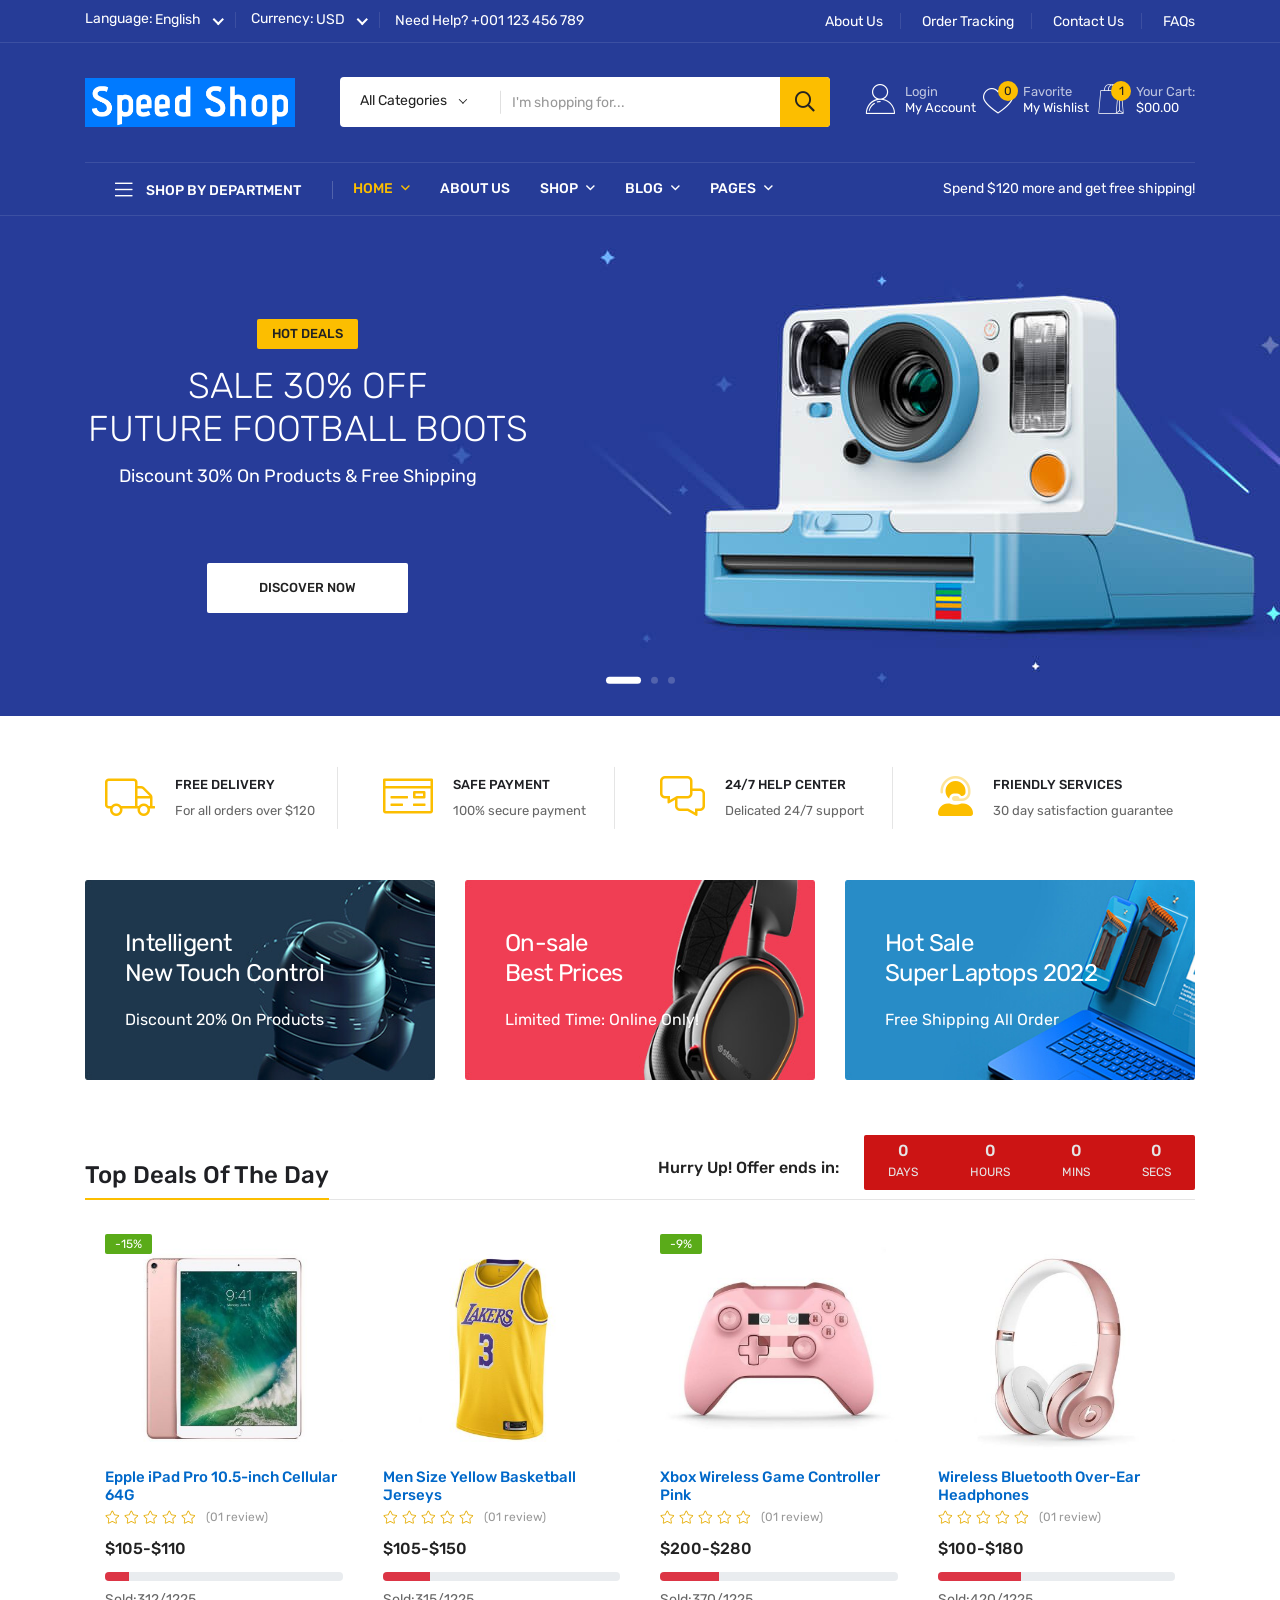
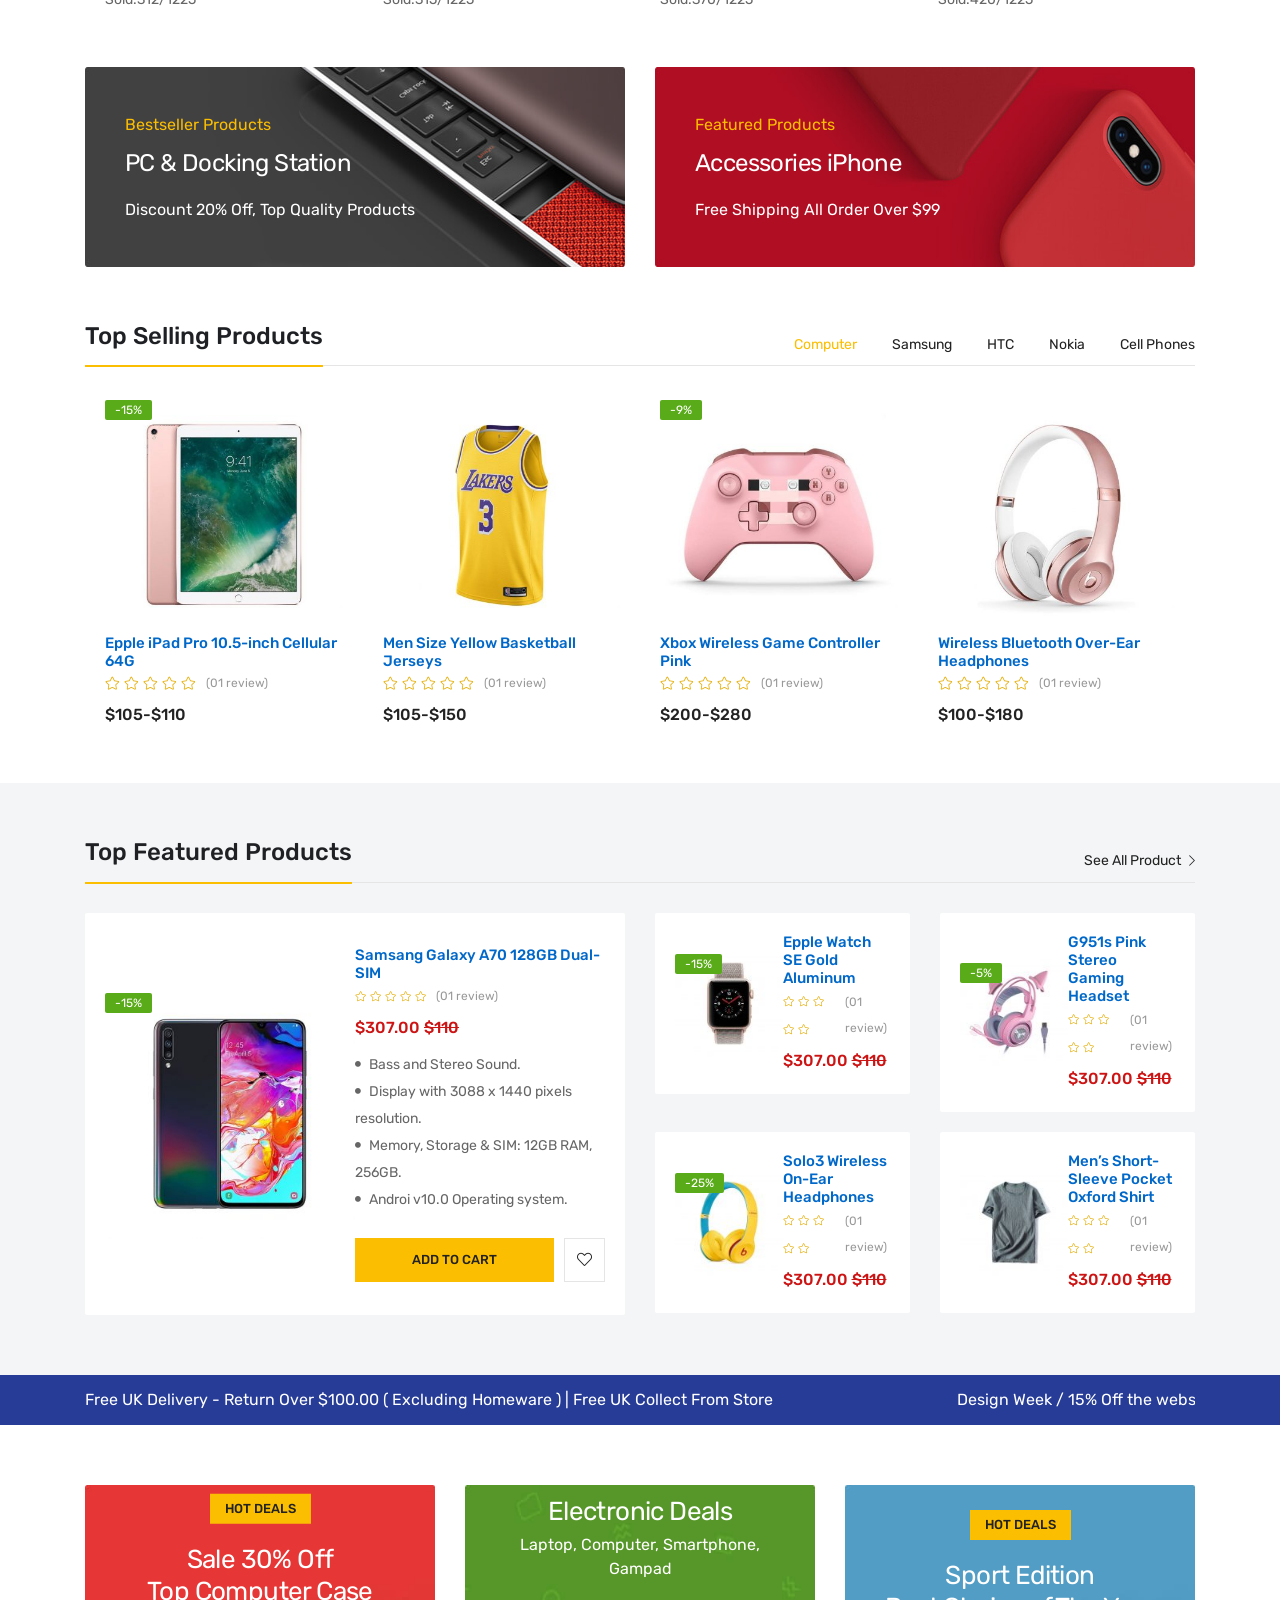
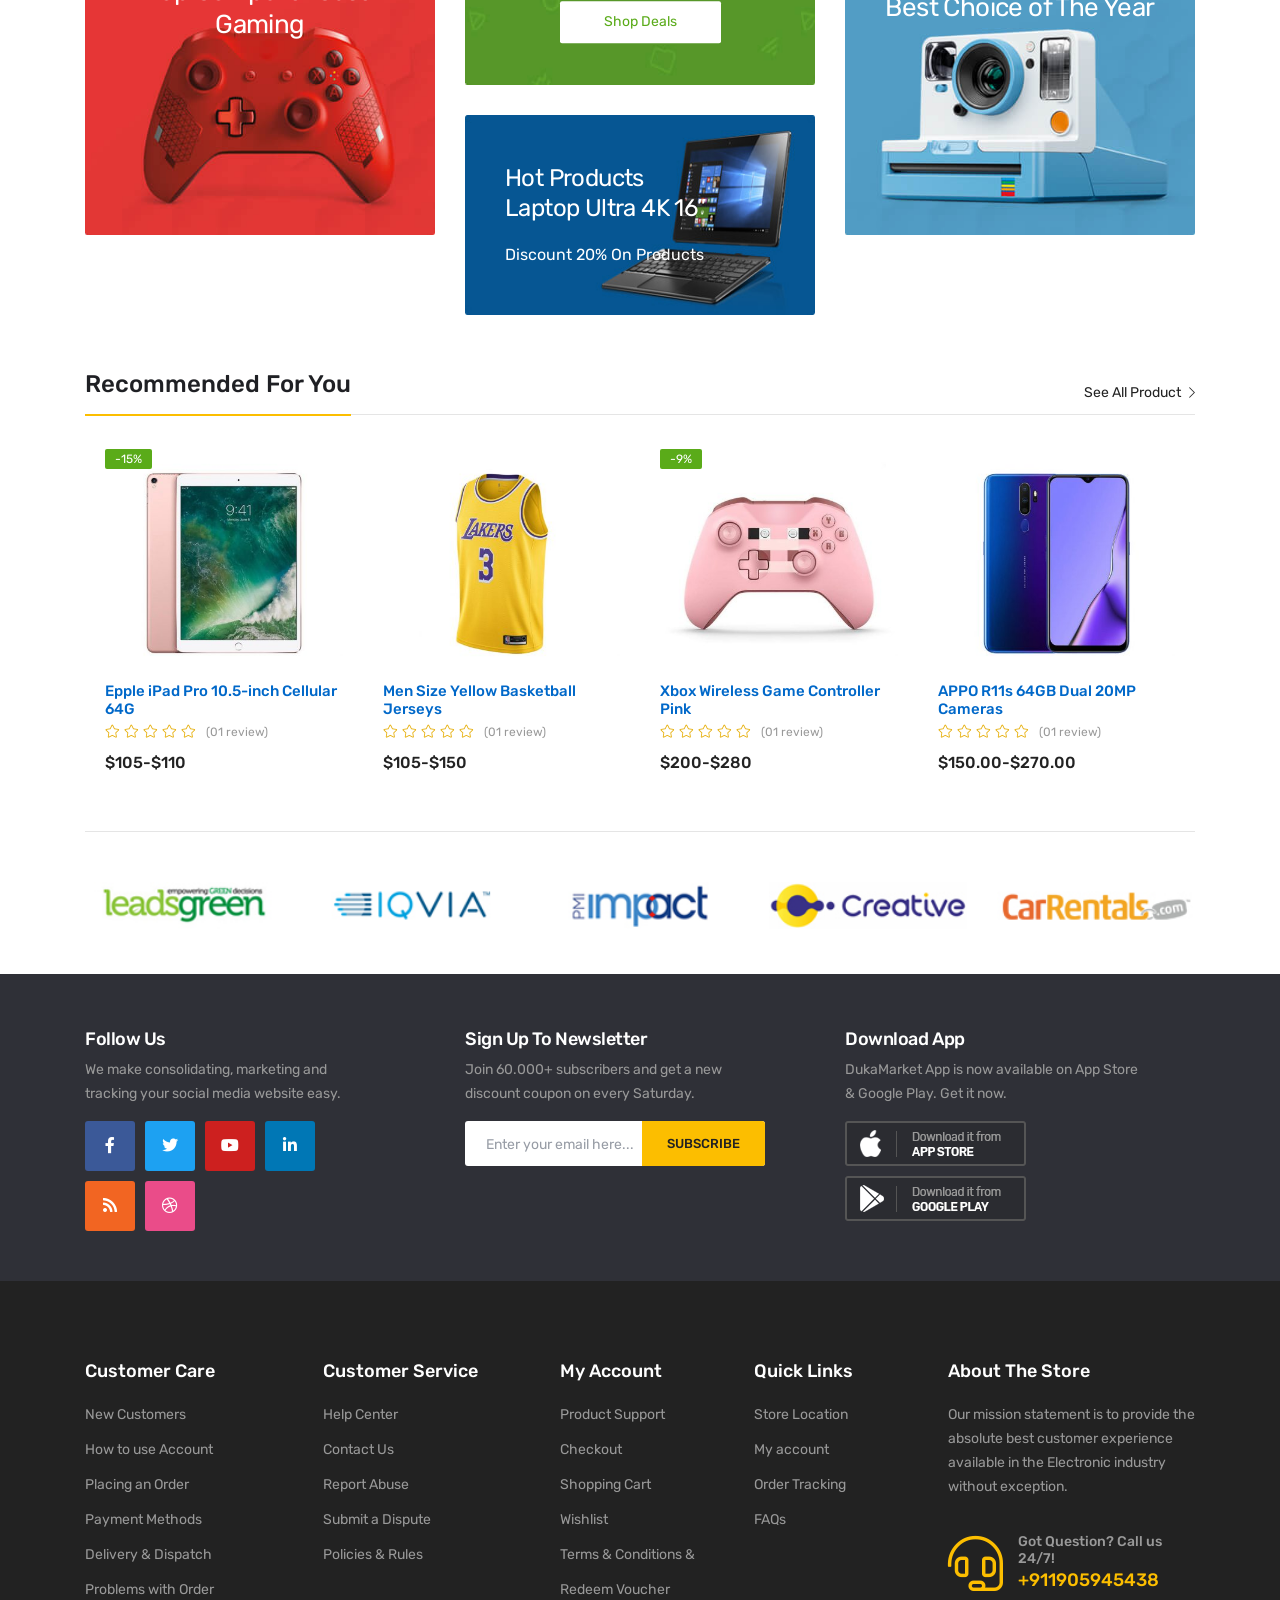
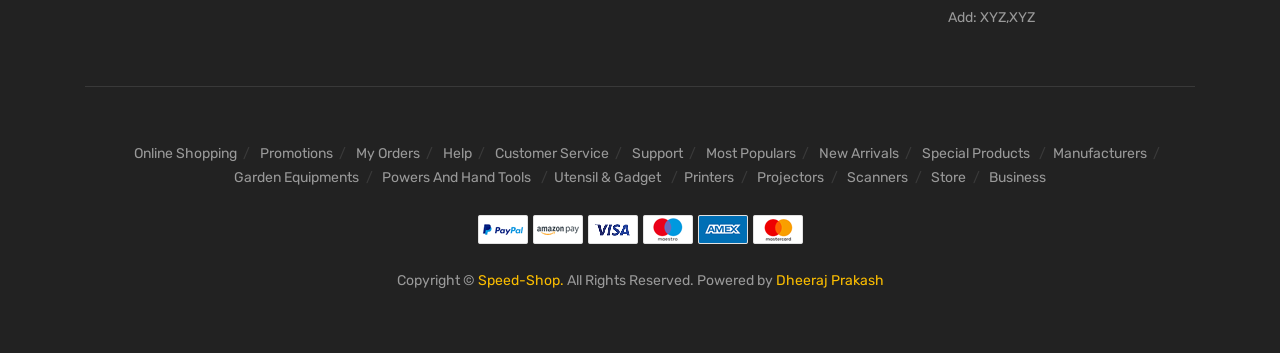
<file: index.html>
<!doctype html>
<html class="no-js" lang="zxx">
   

<head>
      <meta charset="utf-8">
      <meta http-equiv="x-ua-compatible" content="ie=edge">
      <title>Speed Shop</title>
      <meta name="description" content="">
      <meta name="viewport" content="width=device-width, initial-scale=1">
      <!-- Place favicon.ico in the root directory -->
      <link rel="shortcut icon" type="image/x-icon" href="assets/img/favicon.png">
      <!-- CSS here -->
      <link rel="stylesheet" href="assets/css/preloader.css">
      <link rel="stylesheet" href="assets/css/bootstrap.css">
      <link rel="stylesheet" href="assets/css/meanmenu.css">
      <link rel="stylesheet" href="assets/css/animate.css">
      <link rel="stylesheet" href="assets/css/owl-carousel.css">
      <link rel="stylesheet" href="assets/css/swiper-bundle.css">
      <link rel="stylesheet" href="assets/css/backtotop.css">
      <link rel="stylesheet" href="assets/css/magnific-popup.css">
      <link rel="stylesheet" href="assets/css/nice-select.css">
      <link rel="stylesheet" href="assets/flaticon/flaticon.css">
      <link rel="stylesheet" href="assets/css/font-awesome-pro.css">
      <link rel="stylesheet" href="assets/css/default.css">
      <link rel="stylesheet" href="assets/css/style.css">
   </head>
   <body>
      <!--[if lte IE 9]>
      <p class="browserupgrade">You are using an <strong>outdated</strong> browser. Please <a href="https://browsehappy.com/">upgrade your browser</a> to improve your experience and security.</p>
      <![endif]-->


    <!-- preloader start -->
    <div id="loading">
        <div id="loading-center">
            <div id="loading-center-absolute">
                <svg viewBox="0 0 58 58" id="mustard" class="product">
                <g>
                <path style="fill:#ED7161;" d="M39.869,58H18.131C16.954,58,16,57.046,16,55.869V12.621C16,11.726,16.726,11,17.621,11h22.757
                    C41.274,11,42,11.726,42,12.621v43.248C42,57.046,41.046,58,39.869,58z" />
                <polygon style="fill:#D13834;" points="35,11 23,11 27.615,0 30.385,0 	" />
                <rect x="16" y="16" style="fill:#D75A4A;" width="26" height="2" />
                <rect x="20" y="11" style="fill:#D75A4A;" width="2" height="6" />
                <rect x="25" y="11" style="fill:#D75A4A;" width="2" height="6" />
                <rect x="30" y="11" style="fill:#D75A4A;" width="2" height="6" />
                <rect x="36" y="11" style="fill:#D75A4A;" width="2" height="6" />
                <circle style="fill:#D13834;" cx="29" cy="36" r="10" />
                </g>
                </svg>
                <svg viewBox="0 0 49.818 49.818" id="meat" class="product">
                    <g>
                    <path style="fill:#994530;" d="M0.953,38.891c0,0,3.184,6.921,11.405,9.64c1.827,0.604,3.751,0.751,5.667,0.922
                        c7.866,0.703,26.714-0.971,31.066-18.976c1.367-5.656,0.76-11.612-1.429-17.003C44.51,5.711,37.447-4.233,22.831,2.427
                        c-8.328,3.795-7.696,10.279-5.913,14.787c2.157,5.456-2.243,11.081-8.06,10.316C1.669,26.584-1.825,30.904,0.953,38.891z" />
                    <g>
                        <path style="fill:#D75A4A;" d="M4.69,37.18c0.402,0.785,3.058,5.552,9.111,7.554c1.335,0.441,2.863,0.577,4.482,0.72l0.282,0.025
                            c0.818,0.073,1.698,0.11,2.617,0.11c18.18,0,22.854-11.218,24.02-16.041c1.134-4.693,0.706-9.703-1.235-14.488
                            C41.049,7.874,36.856,4.229,31.506,4.229c-2.21,0-4.683,0.615-7.349,1.83c-2.992,1.364-6.676,3.921-4.13,10.36
                            c1.284,3.25,0.912,6.746-1.023,9.591c-2.17,3.191-6.002,4.901-9.895,4.39c-0.493-0.065-0.966-0.099-1.404-0.099
                            c-1.077,0-2.502,0.198-3.173,1.143C3.765,32.524,3.823,34.609,4.69,37.18z" />
                        <path style="fill:#C64940;" d="M21.184,46.589c-0.948,0-1.858-0.038-2.706-0.114l-0.283-0.025
                            c-1.674-0.147-3.257-0.287-4.706-0.767c-6.376-2.108-9.188-7.073-9.688-8.047l-0.058-0.137c-0.984-2.917-0.993-5.273-0.026-6.635
                            c0.912-1.285,2.89-1.807,5.524-1.456c3.537,0.466,6.959-1.054,8.936-3.961c1.746-2.565,2.082-5.723,0.921-8.661
                            c-3.189-8.065,2.707-10.754,4.645-11.638c9.68-4.407,16.81-1.155,21.152,9.535c2.021,4.981,2.464,10.202,1.28,15.099
                            C44.953,34.836,40.073,46.589,21.184,46.589z M5.613,36.787c0.401,0.758,2.936,5.155,8.503,6.997
                            c1.229,0.406,2.699,0.536,4.256,0.673l0.284,0.025c0.788,0.07,1.639,0.106,2.527,0.106c17.469,0,21.938-10.683,23.048-15.276
                            c1.084-4.487,0.672-9.286-1.19-13.877C40.29,8.663,36.409,5.229,31.506,5.229c-2.067,0-4.4,0.585-6.934,1.74
                            c-3.02,1.376-5.81,3.532-3.615,9.083c1.408,3.563,0.998,7.398-1.126,10.521c-2.404,3.534-6.563,5.386-10.852,4.818
                            c-1.793-0.236-3.197,0.019-3.632,0.632C4.912,32.636,4.756,34.207,5.613,36.787z" />
                    </g>
                    <g>
                        <circle style="fill:#E6E6E6;" cx="32.455" cy="12.779" r="4" />
                        <path style="fill:#7A3726;" d="M32.455,17.779c-2.757,0-5-2.243-5-5s2.243-5,5-5s5,2.243,5,5S35.212,17.779,32.455,17.779z
                            M32.455,9.779c-1.654,0-3,1.346-3,3s1.346,3,3,3s3-1.346,3-3S34.109,9.779,32.455,9.779z" />
                    </g>
                    <path style="fill:#C64940;" d="M25.617,45.684l-1.941-0.479c0.435-1.761-1.063-3.216-3.446-4.859
                        c-2.875-1.984-4.817-5.117-5.327-8.595c-0.186-1.266-0.425-2.285-0.428-2.295l1.922-0.548c0.01,0.028,1.09,3.104,3.978,4.314
                        c2.094,0.877,4.667,0.598,7.648-0.832c11.578-5.554,17.102-2.646,17.332-2.52l-0.967,1.752c-0.04-0.021-4.97-2.48-15.5,2.57
                        c-3.53,1.694-6.662,1.984-9.312,0.863c-0.801-0.339-1.49-0.779-2.078-1.265c0.769,1.974,2.11,3.695,3.867,4.907
                        C23.149,39.931,26.472,42.222,25.617,45.684z" />
                    <path style="fill:#C64940;" d="M27.074,27.586c-5.37,0-7.605-3.694-7.633-3.74l1.727-1.01l-0.863,0.505l0.859-0.511
                        c0.108,0.179,2.714,4.335,9.738,2.105c1.54-0.794,12.038-6.002,15.619-2.289l-1.439,1.389c-1.979-2.052-9.229,0.576-13.332,2.714
                        l-0.154,0.064C29.892,27.364,28.389,27.586,27.074,27.586z" />
                    </g>
                </svg>
                <svg viewBox="0 0 49 49" id="soda" class="product">
                    <g>
                    <path style="fill:#E22F37;" d="M9.5,27V5.918c0-1.362,0.829-2.587,2.094-3.093l0,0C12.642,2.406,13.5,1.14,13.5,0.011L13.5,0v0
                        l11,0l11,0v0v0.011c0,1.129,0.858,2.395,1.906,2.814l0,0c1.265,0.506,2.094,1.73,2.094,3.093V27v-5v21.082
                        c0,1.362-0.829,2.587-2.094,3.093h0c-1.048,0.419-1.906,1.686-1.906,2.814V49l0,0h-11h-11l0,0l0-0.011
                        c0-1.129-0.858-2.395-1.906-2.814h0c-1.265-0.506-2.094-1.73-2.094-3.093V22" />
                    <path style="fill:#F75B57;" d="M18.5,7h-5c-0.553,0-1-0.447-1-1s0.447-1,1-1h5c0.553,0,1,0.447,1,1S19.053,7,18.5,7z" />
                    <path style="fill:#F75B57;" d="M35.5,7h-13c-0.553,0-1-0.447-1-1s0.447-1,1-1h13c0.553,0,1,0.447,1,1S36.053,7,35.5,7z" />
                    <path style="fill:#994530;" d="M18.5,45h-5c-0.553,0-1-0.447-1-1s0.447-1,1-1h5c0.553,0,1,0.447,1,1S19.053,45,18.5,45z" />
                    <path style="fill:#994530;" d="M35.5,45h-13c-0.553,0-1-0.447-1-1s0.447-1,1-1h13c0.553,0,1,0.447,1,1S36.053,45,35.5,45z" />
                    <polygon style="fill:#E6E6E6;" points="39.5,32 9.5,42 9.5,20 39.5,10 	" />
                    <polygon style="fill:#F9D70B;" points="39.5,28 9.5,38 9.5,24 39.5,14 	" />
                    </g>
                </svg>
                <div class="cart-container">
                    <svg viewBox="0 0 512 512" id="cart">
                    <circle cx="376.8" cy="440" r="55" />
                    <circle cx="192" cy="440" r="55" />
                    <polygon points="128,0 0.8,0 0.8,32 104.8,32 136.8,124.8 170.4,124.8 " />
                    <polygon style="fill:#ED7161;" points="250.4,49.6 224,124.8 411.2,124.8 " />
                    <polygon style="fill:#ee5a46;" points="411.2,124.8 224,124.8 170.4,124.8 136.8,124.8 68,124.8 141.6,361.6 427.2,361.6 
                    511.2,124.8 " />
                    <g>
                        <rect x="166.4" y="185.6" style="fill:#FFFFFF;" width="255.2" height="16" />
                        <rect x="166.4" y="237.6" style="fill:#FFFFFF;" width="166.4" height="16" />
                    </g>
                    </svg>
                </div>
            </div>
        </div>
    </div>
    <!-- preloader end -->

    <!-- back to top start -->
    <div class="progress-wrap">
         <svg class="progress-circle svg-content" width="100%" height="100%" viewBox="-1 -1 102 102">
            <path d="M50,1 a49,49 0 0,1 0,98 a49,49 0 0,1 0,-98" />
         </svg>
    </div>
      <!-- back to top end -->
      
    <!-- header-start -->
    <header class="header d-blue-bg">
        <div class="header-top">
            <div class="container">
                <div class="header-inner">
                    <div class="row align-items-center">
                        <div class="col-xl-6 col-lg-7">
                            <div class="header-inner-start">
                                <div class="header__currency border-right">
                                    <div class="s-name">
                                        <span>Language: </span>
                                    </div>
                                    <select>
                                        <option>English</option>
                                        <option>Deutsch</option>
                                        <option>Français</option>
                                        <option>Espanol</option>
                                    </select>
                                </div>
                                <div class="header__lang border-right">
                                    <div class="s-name">
                                        <span>Currency: </span>
                                    </div>
                                    <select>
                                        <option> USD</option>
                                        <option>EUR</option>
                                        <option>INR</option>
                                        <option>BDT</option>
                                        <option>BGD</option>
                                    </select>
                                </div>
                                <div class="support d-none d-sm-block">
                                    <p>Need Help? <a href="tel:+001123456789">+001 123 456 789</a></p>
                                </div>
                            </div>
                        </div>
                        <div class="col-xl-6 col-lg-5 d-none d-lg-block">
                            <div class="header-inner-end text-md-end">
                                <div class="ovic-menu-wrapper">
                                    <ul>
                                        <li><a href="about.html">About Us</a></li>
                                        <li><a href="contact.html">Order Tracking</a></li>
                                        <li><a href="contact.html">Contact Us</a></li>
                                        <li><a href="faq.html">FAQs</a></li>
                                    </ul>
                                </div>
                            </div>
                        </div>
                    </div>
                </div>
            </div>
        </div>
        <div class="header-mid">
            <div class="container">
                <div class="heade-mid-inner">
                    <div class="row align-items-center">
                        <div class="col-xl-3 col-lg-3 col-md-4 col-sm-4">
                            <div class="header__info">
                                <div class="logo">
                                    <a href="index.html" class="logo-image"><img src="assets/img/logo/logo1.png" alt="logo"></a>
                                </div>
                            </div>
                        </div>
                        <div class="col-xl-5 col-lg-4 d-none d-lg-block">
                            <div class="header__search">
                                <form action="#">
                                    <div class="header__search-box">
                                        <input class="search-input" type="text" placeholder="I'm shopping for...">
                                        <button class="button" type="submit"><i class="far fa-search"></i></button>
                                    </div>
                                    <div class="header__search-cat">
                                        <select>
                                            <option>All Categories</option>
                                            <option>Best Seller Products</option>
                                            <option>Top 10 Offers</option>
                                            <option>New Arrivals</option>
                                            <option>Phones &amp; Tablets</option>
                                            <option>Electronics &amp; Digital</option>
                                            <option>Fashion &amp; Clothings</option>
                                            <option>Jewelry &amp; Watches</option>
                                            <option>Health &amp; Beauty</option>
                                            <option>Sound &amp; Speakers</option>
                                            <option>TV &amp; Audio</option>
                                            <option>Computers</option>
                                        </select>
                                    </div>
                                </form>
                            </div>
                        </div>
                        <div class="col-xl-4 col-lg-5 col-md-8 col-sm-8">
                            <div class="header-action">
                                <div class="block-userlink">
                                    <a class="icon-link" href="my-account.html">
                                    <i class="flaticon-user"></i>
                                    <span class="text">
                                    <span class="sub">Login </span>
                                    My Account </span>
                                    </a>
                                </div>
                                <div class="block-wishlist action">
                                    <a class="icon-link" href="wishlist.html">
                                    <i class="flaticon-heart"></i>
                                    <span class="count">0</span>
                                    <span class="text">
                                    <span class="sub">Favorite</span>
                                    My Wishlist </span>
                                    </a>
                                </div>
                                <div class="block-cart action">
                                    <a class="icon-link" href="cart.html">
                                    <i class="flaticon-shopping-bag"></i>
                                    <span class="count">1</span>
                                    <span class="text">
                                    <span class="sub">Your Cart:</span>
                                    $00.00 </span>
                                    </a>
                                    <div class="cart">
                                        <div class="cart__mini">
                                            <ul>
                                                <li>
                                                  <div class="cart__title">
                                                    <h4>Your Cart</h4>
                                                    <span>(1 Item in Cart)</span>
                                                  </div>
                                                </li>
                                                <li>
                                                  <div class="cart__item d-flex justify-content-between align-items-center">
                                                    <div class="cart__inner d-flex">
                                                      <div class="cart__thumb">
                                                        <a href="product-details.html">
                                                          <img src="assets/img/cart/20.jpg" alt="">
                                                        </a>
                                                      </div>
                                                      <div class="cart__details">
                                                        <h6><a href="product-details.html"> Samsung C49J89: £875, Debenhams Plus  </a></h6>
                                                        <div class="cart__price">
                                                          <span>$255.00</span>
                                                        </div>
                                                      </div>
                                                    </div>
                                                    <div class="cart__del">
                                                        <a href="#"><i class="fal fa-times"></i></a>
                                                    </div>
                                                  </div>
                                                </li>
                                                <li>
                                                  <div class="cart__sub d-flex justify-content-between align-items-center">
                                                    <h6>Subtotal</h6>
                                                    <span class="cart__sub-total">$255.00</span>
                                                  </div>
                                                </li>
                                                <li>
                                                    <a href="cart.html" class="wc-cart mb-10">View cart</a>
                                                    <a href="checkout.html" class="wc-checkout">Checkout</a>
                                                </li>
                                            </ul>
                                        </div>
                                    </div>
                                </div>
                            </div>
                        </div>
                    </div>
                </div>
            </div>
        </div>
        <div class="header__bottom">
            <div class="container">
                <div class="row g-0 align-items-center">
                    <div class="col-lg-3">                        
                        <div class="cat__menu-wrapper side-border d-none d-lg-block">
                            <div class="cat-toggle">
                                <button type="button" class="cat-toggle-btn cat-toggle-btn-1"><i class="fal fa-bars"></i> Shop by department</button>
                                <div class="cat__menu">
                                    <nav id="mobile-menu" style="display: block;">
                                        <ul>
                                            <li>
                                                <a href="shop.html">All Categories <i class="far fa-angle-down"></i></a>
                                                <ul class="mega-menu">
                                                    <li><a href="shop.html">Shop Pages</a>
                                                        <ul class="mega-item">
                                                            <li><a href="product-details.html">Standard SHop Page</a></li>
                                                            <li><a href="product-details.html">Shop Right Sidebar</a></li>
                                                            <li><a href="product-details.html">Shop Left Sidebar</a></li>
                                                            <li><a href="product-details.html">Shop 3 Column</a></li>
                                                            <li><a href="product-details.html">Shop 4 Column</a></li>
                                                        </ul>
                                                    </li>
                                                    <li><a href="shop.html">Product Pages</a>
                                                        <ul class="mega-item">
                                                            <li><a href="product-details.html">Product Details</a></li>
                                                            <li><a href="product-details.html">Product V2</a></li>
                                                            <li><a href="product-details.html">Product V3</a></li>
                                                            <li><a href="product-details.html">Varriable Product</a></li>
                                                            <li><a href="product-details.html">External Product</a></li>
                                                        </ul>
                                                    </li>
                                                    <li><a href="shop.html">Other Pages</a>
                                                        <ul class="mega-item">
                                                            <li><a href="product-details.html">wishlist</a></li>
                                                            <li><a href="product-details.html">Shopping Cart</a></li>
                                                            <li><a href="product-details.html">Checkout</a></li>
                                                            <li><a href="product-details.html">Login</a></li>
                                                            <li><a href="product-details.html">Register</a></li>
                                                        </ul>
                                                    </li>
                                                    <li><a href="shop.html">Phone &amp; Tablets</a>
                                                        <ul class="mega-item">
                                                            <li><a href="product-details.html">Catagory 1</a></li>
                                                            <li><a href="product-details.html">Catagory 2</a></li>
                                                            <li><a href="product-details.html">Catagory 3</a></li>
                                                        </ul>
                                                    </li>
                                                    <li><a href="shop.html">Phone &amp; Tablets</a>
                                                        <ul class="mega-item">
                                                            <li><a href="product-details.html">Catagory 1</a></li>
                                                            <li><a href="product-details.html">Catagory 2</a></li>
                                                            <li><a href="product-details.html">Catagory 3</a></li>
                                                        </ul>
                                                    </li>
                                                </ul>
                                            </li>
                                            <li>
                                                <a href="shop.html">Phone and Electronics <i class="far fa-angle-down"></i></a>
                                                <ul class="mega-menu mega-menu-2">
                                                    <li><a href="shop.html">Shop Pages</a>
                                                        <ul class="mega-item">
                                                            <li><a href="product-details.html">Standard SHop Page</a></li>
                                                            <li><a href="product-details.html">Shop Right Sidebar</a></li>
                                                            <li><a href="product-details.html">Shop Left Sidebar</a></li>
                                                            <li><a href="product-details.html">Shop 3 Column</a></li>
                                                            <li><a href="product-details.html">Shop 4 Column</a></li>
                                                        </ul>
                                                    </li>
                                                    <li><a href="shop.html">Product Pages</a>
                                                        <ul class="mega-item">
                                                            <li><a href="product-details.html">Product Details</a></li>
                                                            <li><a href="product-details.html">Product V2</a></li>
                                                            <li><a href="product-details.html">Product V3</a></li>
                                                            <li><a href="product-details.html">Varriable Product</a></li>
                                                            <li><a href="product-details.html">External Product</a></li>
                                                        </ul>
                                                    </li>
                                                    <li><a href="shop.html">Other Pages</a>
                                                        <ul class="mega-item">
                                                            <li><a href="product-details.html">wishlist</a></li>
                                                            <li><a href="product-details.html">Shopping Cart</a></li>
                                                            <li><a href="product-details.html">Checkout</a></li>
                                                            <li><a href="product-details.html">Login</a></li>
                                                            <li><a href="product-details.html">Register</a></li>
                                                        </ul>
                                                    </li>
                                                    <li><a href="shop.html">Phone &amp; Tablets</a>
                                                        <ul class="mega-item">
                                                            <li><a href="product-details.html">Catagory 1</a></li>
                                                            <li><a href="product-details.html">Catagory 2</a></li>
                                                            <li><a href="product-details.html">Catagory 3</a></li>
                                                        </ul>
                                                    </li>
                                                    <li><a href="shop.html">Phone &amp; Tablets</a>
                                                        <ul class="mega-item">
                                                            <li><a href="product-details.html">Catagory 1</a></li>
                                                            <li><a href="product-details.html">Catagory 2</a></li>
                                                            <li><a href="product-details.html">Catagory 3</a></li>
                                                        </ul>
                                                    </li>
                                                </ul>
                                            </li>
                                            <li>
                                                <a href="shop.html">Best Seller Products
                                                    <span class="cat-label">hot!</span>
                                                    <i class="far fa-angle-down"></i>
                                                </a>
                                                <ul class="mega-menu">
                                                    <li><a href="shop.html">Shop Pages</a>
                                                        <ul class="mega-item">
                                                            <li><a href="product-details.html">Standard SHop Page</a></li>
                                                            <li><a href="product-details.html">Shop Right Sidebar</a></li>
                                                            <li><a href="product-details.html">Shop Left Sidebar</a></li>
                                                            <li><a href="product-details.html">Shop 3 Column</a></li>
                                                            <li><a href="product-details.html">Shop 4 Column</a></li>
                                                        </ul>
                                                    </li>
                                                    <li><a href="shop.html">Product Pages</a>
                                                        <ul class="mega-item">
                                                            <li><a href="product-details.html">Product Details</a></li>
                                                            <li><a href="product-details.html">Product V2</a></li>
                                                            <li><a href="product-details.html">Product V3</a></li>
                                                            <li><a href="product-details.html">Varriable Product</a></li>
                                                            <li><a href="product-details.html">External Product</a></li>
                                                        </ul>
                                                    </li>
                                                    <li><a href="shop.html">Other Pages</a>
                                                        <ul class="mega-item">
                                                            <li><a href="product-details.html">wishlist</a></li>
                                                            <li><a href="product-details.html">Shopping Cart</a></li>
                                                            <li><a href="product-details.html">Checkout</a></li>
                                                            <li><a href="product-details.html">Login</a></li>
                                                            <li><a href="product-details.html">Register</a></li>
                                                        </ul>
                                                    </li>
                                                    <li><a href="shop.html">Phone &amp; Tablets</a>
                                                        <ul class="mega-item">
                                                            <li><a href="product-details.html">Catagory 1</a></li>
                                                            <li><a href="product-details.html">Catagory 2</a></li>
                                                            <li><a href="product-details.html">Catagory 3</a></li>
                                                        </ul>
                                                    </li>
                                                    <li><a href="shop.html">Phone &amp; Tablets</a>
                                                        <ul class="mega-item">
                                                            <li><a href="product-details.html">Catagory 1</a></li>
                                                            <li><a href="product-details.html">Catagory 2</a></li>
                                                            <li><a href="product-details.html">Catagory 3</a></li>
                                                        </ul>
                                                    </li>
                                                </ul>
                                            </li>
                                            <li>
                                                <a href="shop.html">Top 10 Offers
                                                    <span class="cat-label green">new!</span>
                                                </a>
                                            </li>
                                            <li>
                                                <a href="shop.html">New Arrivals <i class="far fa-angle-down"></i></a>
                                                <ul class="submenu">
                                                    <li><a href="shop.html">Home Appliances</a></li>
                                                    <li><a href="shop.html">Technology</a>
                                                        <ul class="submenu">
                                                            <li><a href="shop.html">Storage Devices</a></li>
                                                            <li><a href="shop.html">Monitors</a></li>
                                                            <li><a href="shop.html">Laptops</a></li>
                                                        </ul>
                                                    </li>
                                                    <li><a href="shop.html">Office Equipments</a></li>
                                                </ul>
                                            </li>
                                            <li><a href="shop.html">TV &amp; Audio</a></li>
                                            <li><a href="shop.html">Electronics &amp; Digital</a></li>
                                            <li class="d-laptop-none"><a href="shop.html">Fashion &amp; Clothings</a></li>
                                            <li class="d-laptop-none"><a href="shop.html">Jewelry &amp; Watches</a></li>
                                            <li><a href="shop.html">Health &amp; Beauty</a></li>
                                        </ul>
                                    </nav>
                                </div>
                            </div>
                        </div>
                    </div>
                    <div class="col-lg-6 col-md-6 col-3">
                      <div class="header__bottom-left d-flex d-xl-block align-items-center">
                        <div class="side-menu d-lg-none mr-20">
                          <button type="button" class="side-menu-btn offcanvas-toggle-btn"><i class="fas fa-bars"></i></button>
                        </div>
                        <div class="main-menu d-none d-lg-block">
                            <nav>
                                <ul>
                                    <li>
                                        <a href="index.html" class="active">Home <i class="far fa-angle-down"></i></a>
                                        <ul class="megamenu-1">
                                            <li><a href="index.html">Home Pages</a>
                                                <ul class="mega-item">
                                                    <li><a href="index.html" class="active">Home One</a></li>
                                                    <li><a href="index-2.html">Home Two</a></li>
                                                    <li><a href="index-3.html">Home Three</a></li>
                                                    <li><a href="product-details.html">Shop 3 Column</a></li>
                                                    <li><a href="product-details.html">Shop 4 Column</a></li>
                                                </ul>
                                            </li>
                                            <li><a href="shop.html">Product Pages</a>
                                                <ul class="mega-item">
                                                    <li><a href="product-details.html">Product Details</a></li>
                                                    <li><a href="product-details.html">Product V2</a></li>
                                                    <li><a href="product-details.html">Product V3</a></li>
                                                    <li><a href="product-details.html">Varriable Product</a></li>
                                                    <li><a href="product-details.html">External Product</a></li>
                                                </ul>
                                            </li>
                                            <li><a href="shop.html">Other Pages</a>
                                                <ul class="mega-item">
                                                    <li><a href="product-details.html">wishlist</a></li>
                                                    <li><a href="product-details.html">Shopping Cart</a></li>
                                                    <li><a href="product-details.html">Checkout</a></li>
                                                    <li><a href="product-details.html">Login</a></li>
                                                    <li><a href="product-details.html">Register</a></li>
                                                </ul>
                                            </li>
                                            <li><a href="shop.html">Phone &amp; Tablets</a>
                                                <ul class="mega-item">
                                                    <li><a href="product-details.html">Catagory 1</a></li>
                                                    <li><a href="product-details.html">Catagory 2</a></li>
                                                    <li><a href="product-details.html">Catagory 3</a></li>
                                                    <li><a href="product-details.html">Catagory 4</a></li>
                                                </ul>
                                            </li>
                                            <li><a href="shop.html">Phone &amp; Tablets</a>
                                                <ul class="mega-item">
                                                    <li><a href="product-details.html">Catagory 1</a></li>
                                                    <li><a href="product-details.html">Catagory 2</a></li>
                                                    <li><a href="product-details.html">Catagory 3</a></li>
                                                    <li><a href="product-details.html">Catagory 4</a></li>
                                                </ul>
                                            </li>
                                        </ul>
                                    </li>
                                    <li><a href="about.html">About Us</a></li>
                                    <li class="has-mega"><a href="shop.html">Shop <i class="far fa-angle-down"></i></a>
                                        <div class="mega-menu">
                                            <div class="container container-mega">
                                                <ul>
                                                    <li>
                                                        <ul>
                                                        <li class="title"><a href="shop.html">SHOP LAYOUT</a></li>
                                                        <li><a href="shop.html">Pagination</a></li>
                                                        <li><a href="shop.html">Ajax Load More</a></li>
                                                        <li><a href="shop.html">Infinite Scroll</a></li>
                                                        <li><a href="shop.html">Sidebar Right</a></li>
                                                        <li><a href="shop.html">Sidebar Left</a></li>
                                                        </ul>
                                                    </li>
                                                    <li>
                                                        <ul>
                                                        <li class="title"><a href="shop.html">SHOP PAGES</a></li>
                                                        <li><a href="shop.html">List View</a></li>
                                                        <li><a href="shop.html">Small Products</a></li>
                                                        <li><a href="shop.html">Large Products</a></li>
                                                        <li><a href="shop.html">Shop — 3 Items</a></li>
                                                        <li><a href="shop.html">Shop — 4 Items</a></li>
                                                        <li><a href="shop.html">Shop — 5 Items</a></li>
                                                        </ul>
                                                    </li>
                                                    <li>
                                                        <ul>
                                                        <li class="title"><a href="shop.html">PRODUCT LAYOUT</a></li>
                                                        <li><a href="shop.html">Description Sticky</a></li>
                                                        <li><a href="shop.html">Product Carousel</a></li>
                                                        <li><a href="shop.html">Gallery Modern</a></li>
                                                        <li><a href="shop.html">Thumbnail Left</a></li>
                                                        <li><a href="shop.html">Thumbnail Right</a></li>
                                                        <li><a href="shop.html">Thumbnail Botttom</a></li>
                                                        </ul>
                                                    </li>
                                                    <li>
                                                        <ul>
                                                        <li class="title"><a href="shop.html">Basketball</a></li>
                                                        <li><a href="shop.html">East Hampton Fleece</a></li>
                                                        <li><a href="shop.html">Faxon Canvas Low</a></li>
                                                        <li><a href="shop.html">Habitasse Dictumst</a></li>
                                                        <li><a href="shop.html">Kaoreet Lobortis</a></li>
                                                        <li><a href="shop.html">NikeCourt Zoom</a></li>
                                                        <li><a href="shop.html">NikeCourts Air Zoom</a></li>
                                                        </ul>
                                                    </li>
                                                    <li>
                                                        <ul>
                                                        <li class="title"><a href="shop.html">Basketball</a></li>
                                                        <li><a href="shop.html">East Hampton Fleece</a></li>
                                                        <li><a href="shop.html">Faxon Canvas Low</a></li>
                                                        <li><a href="shop.html">Habitasse Dictumst</a></li>
                                                        <li><a href="shop.html">Kaoreet Lobortis</a></li>
                                                        <li><a href="shop.html">NikeCourt Zoom</a></li>
                                                        <li><a href="shop.html">NikeCourts Air Zoom</a></li>
                                                        </ul>
                                                    </li>
                                                    <li class="mega-image hover-effect" style="background-image: url(assets/img/bg/menu-item.jpg);"> 
                                                        <ul>
                                                          <li><a href="shop.html">
                                                            <h4>Top Cameras <br> Bestseller Products</h4>
                                                            <h5>4K</h5>
                                                            <h6>Sale Up To <span>60% Off</span></h6>
                                                          </a></li>
                                                        </ul>
                                                    </li>
                                                </ul>
                                            </div>
                                            <div class="offer mt-40">
                                                <p><b>30% OFF</b> the shipping of your first order with the code: <b>SPEED-SHOP-SALE30</b></p>
                                            </div>
                                        </div>
                                    </li>
                                    <li><a href="blog.html">Blog <i class="far fa-angle-down"></i></a>
                                        <ul class="submenu">
                                            <li><a href="blog.html">Blog</a></li>
                                            <li><a href="blog-details.html">Blog Details</a></li>
                                        </ul>
                                    </li>
                                    <li>
                                        <a href="about.html">Pages <i class="far fa-angle-down"></i></a>
                                        <ul class="submenu">
                                            <li><a href="my-account.html">My Account</a></li>
                                            <li><a href="product-details.html">Product Details</a></li>
                                            <li><a href="faq.html">FAQs pages</a></li>
                                            <li><a href="cart.html">Cart</a></li>
                                            <li><a href="wishlist.html">Wishlist</a></li>
                                            <li><a href="checkout.html">Checkout</a></li>
                                            <li><a href="contact.html">Contact Us</a></li>
                                            <li><a href="404.html">404 Error</a></li>
                                        </ul>
                                    </li>
                                </ul>
                            </nav>
                        </div>
                      </div>
                    </div>
                    <div class="col-lg-3 col-md-6 col-9">
                        <div class="shopeing-text text-sm-end">
                            <p>Spend $120 more and get free shipping!</p>
                        </div>
                    </div>
                </div>
            </div>
        </div>
    </header>
    <!-- header-end -->

    <!-- offcanvas area start -->
    <div class="offcanvas__area">
        <div class="offcanvas__wrapper">
        <div class="offcanvas__close">
            <button class="offcanvas__close-btn" id="offcanvas__close-btn">
                <i class="fal fa-times"></i>
            </button>
        </div>
        <div class="offcanvas__content">
            <div class="offcanvas__logo mb-40">
                <a href="index.html">
                <img src="assets/img/logo/logo-white.png" alt="logo">
                </a>
            </div>
            <div class="offcanvas__search mb-25">
                <form action="#">
                    <input type="text" placeholder="What are you searching for?">
                    <button type="submit" ><i class="far fa-search"></i></button>
                </form>
            </div>
            <div class="mobile-menu fix"></div>
            <div class="offcanvas__action">

            </div>
        </div>
        </div>
    </div>
    <!-- offcanvas area end -->      
    <div class="body-overlay"></div>
    <!-- offcanvas area end -->
    <main>
        <!-- slider-area-start -->
        <div class="slider-area">
            <div class="swiper-container slider__active">
                <div class="slider-wrapper swiper-wrapper">
                    <div class="single-slider swiper-slide slider-height d-flex align-items-center" data-background="assets/img/slider/01-slide-1.jpg">
                        <div class="container">
                            <div class="row">
                                <div class="col-xl-5">
                                    <div class="slider-content">
                                        <div class="slider-top-btn" data-animation="fadeInLeft" data-delay="1.5s">
                                            <a href="product-details.html" class="st-btn b-radius">HOT DEALS</a>
                                        </div>
                                        <h2 data-animation="fadeInLeft" data-delay="1.7s" class="pt-15 slider-title pb-5">SALE 30% OFF <br> FUTURE FOOTBALL BOOTS</h2>
                                        <p class="pr-20 slider_text" data-animation="fadeInLeft" data-delay="1.9s">Discount 30% On Products & Free Shipping</p>
                                        <div class="slider-bottom-btn mt-75">
                                            <a data-animation="fadeInUp" data-delay="1.15s" href="shop.html" class="st-btn-b b-radius">Discover now</a>
                                        </div>
                                    </div>
                                </div>
                            </div>
                        </div>
                    </div><!-- /single-slider -->
                    <div class="single-slider swiper-slide slider-height d-flex align-items-center" data-background="assets/img/slider/01-slide-2.jpg">
                        <div class="container">
                            <div class="row">
                                <div class="col-xl-5">
                                    <div class="slider-content">
                                        <div class="slider-top-btn" data-animation="fadeInLeft" data-delay="1s">
                                            <a href="product-details.html" class="st-btn b-radius">New Arraivels</a>
                                        </div>
                                        <h2 data-animation="fadeInLeft" data-delay="1.5s" class="pt-15 slider-title pb-5">SALE 20% OFF<br> SAMSUNG GALAXY BUDS </h2>
                                        <p class="pr-20 slider_text" data-animation="fadeInLeft" data-delay="1.7s">Discount 30% On Products & Free Shipping</p>
                                        <div class="slider-bottom-btn mt-75">
                                            <a data-animation="fadeInUp" data-delay="1.9s" href="shop.html" class="st-btn-b b-radius">Discover now</a>
                                        </div>
                                    </div>
                                </div>
                            </div>
                        </div>
                    </div><!-- /single-slider -->
                    <div class="single-slider swiper-slide slider-height d-flex align-items-center" data-background="assets/img/slider/01-slide-3.jpg">
                        <div class="container">
                            <div class="row">
                                <div class="col-xl-5">
                                    <div class="slider-content">
                                        <div class="slider-top-btn" data-animation="fadeInLeft" data-delay="1s">
                                            <a href="product-details.html" class="st-btn b-radius">New DEALS</a>
                                        </div>
                                        <h2 data-animation="fadeInLeft" data-delay="1.5s" class="pt-15 slider-title pb-5">SALE 30% OFF <br> FUTURE FOOTBALL BOOTS</h2>
                                        <p class="pr-20 slider_text" data-animation="fadeInLeft" data-delay="1.8s">Discount 30% On Products & Free Shipping</p>
                                        <div class="slider-bottom-btn mt-75">
                                            <a data-animation="fadeInUp" data-delay="1.10s" href="shop.html" class="st-btn-b b-radius">Discover now</a>
                                        </div>
                                    </div>
                                </div>
                            </div>
                        </div>
                    </div><!-- /single-slider -->
                    <div class="main-slider-paginations"></div>
                </div>
            </div>
        </div>
        <!-- slider-area-end -->

        <!-- features__area-start -->
        <section class="features__area pt-20">
            <div class="container">
                <div class="row row-cols-xxl-4 row-cols-xl-4 row-cols-lg-4 row-cols-md-2 row-cols-sm-2 row-cols-1 gx-0">
                    <div class="col">
                        <div class="features__item d-flex white-bg">
                            <div class="features__icon mr-20">
                                <i class="fal fa-truck"></i>
                            </div>
                            <div class="features__content">
                                <h6>FREE DELIVERY</h6>
                                <p>For all orders over $120</p>
                            </div>
                        </div>
                    </div>
                    <div class="col">
                        <div class="features__item d-flex white-bg">
                            <div class="features__icon mr-20">
                                <i class="fal fa-money-check"></i>
                            </div>
                            <div class="features__content">
                                <h6>SAFE PAYMENT</h6>
                                <p>100% secure payment</p>
                            </div>
                        </div>
                    </div>
                    <div class="col">
                        <div class="features__item d-flex white-bg">
                            <div class="features__icon mr-20">
                                <i class="fal fa-comments-alt"></i>
                            </div>
                            <div class="features__content">
                                <h6>24/7 HELP CENTER</h6>
                                <p>Delicated 24/7 support</p>
                            </div>
                        </div>
                    </div>
                    <div class="col">
                        <div class="features__item features__item-last d-flex white-bg">
                            <div class="features__icon mr-20">
                                <i class="fad fa-user-headset"></i>
                            </div>
                            <div class="features__content">
                                <h6>FRIENDLY SERVICES</h6>
                                <p>30 day satisfaction guarantee</p>
                            </div>
                        </div>
                    </div>
                </div>
            </div>
        </section>
        <!-- features__area-end -->

        <!-- banner__area-start -->
        <section class="banner__area pt-20 pb-10">
            <div class="container">
                <div class="row">
                    <div class="col-xl-4 col-lg-4 col-md-6">
                        <div class="banner__item p-relative w-img mb-30">
                            <div class="banner__img">
                                <a href="product-details.html"><img src="assets/img/banner/banner-1.jpg" alt=""></a>
                            </div>
                            <div class="banner__content">
                                <h6><a href="product-details.html">Intelligent <br> New Touch Control</a></h6>
                                <p>Discount  20% On Products</p>
                            </div>
                        </div>
                    </div>
                    <div class="col-xl-4 col-lg-4 col-md-6">
                        <div class="banner__item p-relative mb-30 w-img">
                            <div class="banner__img">
                                <a href="product-details.html"><img src="assets/img/banner/banner-2.jpg" alt=""></a>
                            </div>
                            <div class="banner__content">
                                <h6><a href="product-details.html">On-sale <br> Best Prices</a></h6>
                                <p>Limited Time: Online Only!</p>
                            </div>
                        </div>
                    </div>
                    <div class="col-xl-4 col-lg-4 col-md-6">
                        <div class="banner__item p-relative mb-30 w-img">
                            <div class="banner__img">
                                <a href="product-details.html"><img src="assets/img/banner/banner-3.jpg" alt=""></a>
                            </div>
                            <div class="banner__content">
                                <h6><a href="product-details.html">Hot Sale <br> Super Laptops 2022 </a></h6>
                                <p>Free Shipping All Order</p>
                            </div>
                        </div>
                    </div>
                </div>
            </div>
        </section>
        <!-- banner__area-end -->

        <!-- topsell__area-start -->
        <section class="topsell__area-1 pt-15">
            <div class="container">
                <div class="row">
                    <div class="col-xl-12">
                        <div class="section__head d-flex justify-content-between mb-10">
                            <div class="section__title">
                                <h5 class="st-titile-d">Top Deals Of The Day</h5>
                            </div>
                            <div class="offer-time">
                                <span class="offer-title d-none d-sm-block">Hurry Up! Offer ends in:</span>
                                <div class="countdown">
                                    <div class="countdown-inner b-radius" data-countdown="" data-date="Mar 02 2022 20:20:22">
                                        <ul class="text-center">
                                            <li><span data-days="">36</span> Days</li>
                                            <li><span data-hours="">8</span> Hours</li>
                                            <li><span data-minutes="">16</span> Mins</li>
                                            <li><span data-seconds="">54</span> Secs</li>
                                        </ul>
                                    </div>
                                </div>
                            </div>
                        </div>
                    </div>
                </div>
                <div class="row">
                    <div class="product-bs-slider">
                        <div class="product-slider swiper-container">
                            <div class="swiper-wrapper">
                                <div class="product__item swiper-slide">
                                    <div class="product__thumb fix">
                                        <div class="product-image w-img">
                                            <a href="product-details.html">
                                                <img src="assets/img/product/tp-1.jpg" alt="product">
                                            </a>
                                        </div>
                                        <div class="product__offer">
                                        <span class="discount">-15%</span>
                                        </div>
                                        <div class="product-action">
                                            <a href="#" class="icon-box icon-box-1" data-bs-toggle="modal" data-bs-target="#productModalId">
                                                <i class="fal fa-eye"></i>
                                                <i class="fal fa-eye"></i>
                                            </a>
                                            <a href="#" class="icon-box icon-box-1">
                                                <i class="fal fa-heart"></i>
                                                <i class="fal fa-heart"></i>
                                            </a>
                                            <a href="#" class="icon-box icon-box-1">
                                                <i class="fal fa-layer-group"></i>
                                                <i class="fal fa-layer-group"></i>
                                            </a>
                                        </div>
                                    </div>
                                    <div class="product__content">
                                        <h6><a href="product-details.html">Epple iPad Pro 10.5-inch Cellular 64G</a></h6>
                                        <div class="rating mb-5">
                                            <ul>
                                                <li><a href="#"><i class="fal fa-star"></i></a></li>
                                                <li><a href="#"><i class="fal fa-star"></i></a></li>
                                                <li><a href="#"><i class="fal fa-star"></i></a></li>
                                                <li><a href="#"><i class="fal fa-star"></i></a></li>
                                                <li><a href="#"><i class="fal fa-star"></i></a></li>
                                            </ul>
                                            <span>(01 review)</span>
                                        </div>
                                        <div class="price mb-10">
                                            <span>$105-$110</span>
                                        </div>
                                        <div class="progress mb-5">
                                            <div class="progress-bar bg-danger" role="progressbar" style="width: 10%" aria-valuenow="100" aria-valuemin="0" aria-valuemax="100"></div>
                                        </div>
                                        <div class="progress-rate">
                                            <span>Sold:312/1225</span>
                                        </div>
                                    </div>
                                    <div class="product__add-cart text-center">
                                        <button type="button" class="cart-btn product-modal-sidebar-open-btn d-flex align-items-center justify-content-center w-100">
                                        Add to Cart
                                        </button>
                                    </div>
                                </div>
                                <div class="product__item swiper-slide">
                                    <div class="product__thumb fix">
                                        <div class="product-image w-img">
                                            <a href="product-details.html">
                                                <img src="assets/img/product/tp-2.jpg" alt="product">
                                            </a>
                                        </div>
                                        <div class="product-action">
                                            <a href="#" class="icon-box icon-box-1" data-bs-toggle="modal" data-bs-target="#productModalId">
                                                <i class="fal fa-eye"></i>
                                                <i class="fal fa-eye"></i>
                                            </a>
                                            <a href="#" class="icon-box icon-box-1">
                                                <i class="fal fa-heart"></i>
                                                <i class="fal fa-heart"></i>
                                            </a>
                                            <a href="#" class="icon-box icon-box-1">
                                                <i class="fal fa-layer-group"></i>
                                                <i class="fal fa-layer-group"></i>
                                            </a>
                                        </div>
                                    </div>
                                    <div class="product__content">
                                        <h6><a href="product-details.html">Men Size Yellow Basketball Jerseys</a></h6>
                                        <div class="rating mb-5">
                                            <ul>
                                                <li><a href="#"><i class="fal fa-star"></i></a></li>
                                                <li><a href="#"><i class="fal fa-star"></i></a></li>
                                                <li><a href="#"><i class="fal fa-star"></i></a></li>
                                                <li><a href="#"><i class="fal fa-star"></i></a></li>
                                                <li><a href="#"><i class="fal fa-star"></i></a></li>
                                            </ul>
                                            <span>(01 review)</span>
                                        </div>
                                        <div class="price mb-10">
                                            <span>$105-$150</span>
                                        </div>
                                        <div class="progress mb-5">
                                            <div class="progress-bar bg-danger" role="progressbar" style="width: 20%" aria-valuenow="100" aria-valuemin="0" aria-valuemax="100"></div>
                                        </div>
                                        <div class="progress-rate">
                                            <span>Sold:315/1225</span>
                                        </div>
                                    </div>
                                    <div class="product__add-cart text-center">
                                        <button type="button" class="cart-btn product-modal-sidebar-open-btn d-flex align-items-center justify-content-center w-100">
                                        Add to Cart
                                        </button>
                                    </div>
                                </div>
                                <div class="product__item swiper-slide">
                                    <div class="product__thumb fix">
                                        <div class="product-image w-img">
                                            <a href="product-details.html">
                                                <img src="assets/img/product/tp-3.jpg" alt="product">
                                            </a>
                                        </div>
                                        <div class="product__offer">
                                        <span class="discount">-9%</span>
                                        </div>
                                        <div class="product-action">
                                            <a href="#" class="icon-box icon-box-1" data-bs-toggle="modal" data-bs-target="#productModalId">
                                                <i class="fal fa-eye"></i>
                                                <i class="fal fa-eye"></i>
                                            </a>
                                            <a href="#" class="icon-box icon-box-1">
                                                <i class="fal fa-heart"></i>
                                                <i class="fal fa-heart"></i>
                                            </a>
                                            <a href="#" class="icon-box icon-box-1">
                                                <i class="fal fa-layer-group"></i>
                                                <i class="fal fa-layer-group"></i>
                                            </a>
                                        </div>
                                    </div>
                                    <div class="product__content">
                                        <h6><a href="product-details.html">Xbox Wireless Game Controller Pink</a></h6>
                                        <div class="rating mb-5">
                                            <ul>
                                                <li><a href="#"><i class="fal fa-star"></i></a></li>
                                                <li><a href="#"><i class="fal fa-star"></i></a></li>
                                                <li><a href="#"><i class="fal fa-star"></i></a></li>
                                                <li><a href="#"><i class="fal fa-star"></i></a></li>
                                                <li><a href="#"><i class="fal fa-star"></i></a></li>
                                            </ul>
                                            <span>(01 review)</span>
                                        </div>
                                        <div class="price mb-10">
                                            <span>$200-$280</span>
                                        </div>
                                        <div class="progress mb-5">
                                            <div class="progress-bar bg-danger" role="progressbar" style="width: 25%" aria-valuenow="100" aria-valuemin="0" aria-valuemax="100"></div>
                                        </div>
                                        <div class="progress-rate">
                                            <span>Sold:370/1225</span>
                                        </div>
                                    </div>
                                    <div class="product__add-cart text-center">
                                        <button type="button" class="cart-btn product-modal-sidebar-open-btn d-flex align-items-center justify-content-center w-100">
                                        Add to Cart
                                        </button>
                                    </div>
                                </div>
                                <div class="product__item swiper-slide">
                                    <div class="product__thumb fix">
                                        <div class="product-image w-img">
                                            <a href="product-details.html">
                                                <img src="assets/img/product/tp-4.jpg" alt="product">
                                            </a>
                                        </div>
                                        <div class="product-action">
                                            <a href="#" class="icon-box icon-box-1" data-bs-toggle="modal" data-bs-target="#productModalId">
                                                <i class="fal fa-eye"></i>
                                                <i class="fal fa-eye"></i>
                                            </a>
                                            <a href="#" class="icon-box icon-box-1">
                                                <i class="fal fa-heart"></i>
                                                <i class="fal fa-heart"></i>
                                            </a>
                                            <a href="#" class="icon-box icon-box-1">
                                                <i class="fal fa-layer-group"></i>
                                                <i class="fal fa-layer-group"></i>
                                            </a>
                                        </div>
                                    </div>
                                    <div class="product__content">
                                        <h6><a href="product-details.html">Wireless Bluetooth Over-Ear Headphones</a></h6>
                                        <div class="rating mb-5">
                                            <ul>
                                                <li><a href="#"><i class="fal fa-star"></i></a></li>
                                                <li><a href="#"><i class="fal fa-star"></i></a></li>
                                                <li><a href="#"><i class="fal fa-star"></i></a></li>
                                                <li><a href="#"><i class="fal fa-star"></i></a></li>
                                                <li><a href="#"><i class="fal fa-star"></i></a></li>
                                            </ul>
                                            <span>(01 review)</span>
                                        </div>
                                        <div class="price mb-10">
                                            <span>$100-$180</span>
                                        </div>
                                        <div class="progress mb-5">
                                            <div class="progress-bar bg-danger" role="progressbar" style="width: 35%" aria-valuenow="100" aria-valuemin="0" aria-valuemax="100"></div>
                                        </div>
                                        <div class="progress-rate">
                                            <span>Sold:420/1225</span>
                                        </div>
                                    </div>
                                    <div class="product__add-cart text-center">
                                        <button type="button" class="cart-btn product-modal-sidebar-open-btn d-flex align-items-center justify-content-center w-100">
                                        Add to Cart
                                        </button>
                                    </div>
                                </div>
                                <div class="product__item swiper-slide">
                                    <div class="product__thumb fix">
                                        <div class="product-image w-img">
                                            <a href="product-details.html">
                                                <img src="assets/img/product/tp-5.jpg" alt="product">
                                            </a>
                                        </div>
                                        <div class="product__offer">
                                        <span class="discount">-10%</span>
                                        </div>
                                        <div class="product-action">
                                            <a href="#" class="icon-box icon-box-1" data-bs-toggle="modal" data-bs-target="#productModalId">
                                                <i class="fal fa-eye"></i>
                                                <i class="fal fa-eye"></i>
                                            </a>
                                            <a href="#" class="icon-box icon-box-1">
                                                <i class="fal fa-heart"></i>
                                                <i class="fal fa-heart"></i>
                                            </a>
                                            <a href="#" class="icon-box icon-box-1">
                                                <i class="fal fa-layer-group"></i>
                                                <i class="fal fa-layer-group"></i>
                                            </a>
                                        </div>
                                    </div>
                                    <div class="product__content">
                                        <h6><a href="product-details.html">Solo3 Wireless On-Ear Headphones</a></h6>
                                        <div class="rating mb-5">
                                            <ul>
                                                <li><a href="#"><i class="fal fa-star"></i></a></li>
                                                <li><a href="#"><i class="fal fa-star"></i></a></li>
                                                <li><a href="#"><i class="fal fa-star"></i></a></li>
                                                <li><a href="#"><i class="fal fa-star"></i></a></li>
                                                <li><a href="#"><i class="fal fa-star"></i></a></li>
                                            </ul>
                                            <span>(01 review)</span>
                                        </div>
                                        <div class="price mb-10">
                                            <span><del>$270</del> $200</span>
                                        </div>
                                        <div class="progress mb-5">
                                            <div class="progress-bar bg-danger" role="progressbar" style="width: 10%" aria-valuenow="100" aria-valuemin="0" aria-valuemax="100"></div>
                                        </div>
                                        <div class="progress-rate">
                                            <span>Sold:312/1225</span>
                                        </div>
                                    </div>
                                    <div class="product__add-cart text-center">
                                        <button type="button" class="cart-btn product-modal-sidebar-open-btn d-flex align-items-center justify-content-center w-100">
                                        Add to Cart
                                        </button>
                                    </div>
                                </div>
                                <div class="product__item swiper-slide">
                                    <div class="product__thumb fix">
                                        <div class="product-image w-img">
                                            <a href="product-details.html">
                                                <img src="assets/img/product/tp-6.jpg" alt="product">
                                            </a>
                                        </div>
                                        <div class="product-action">
                                            <a href="#" class="icon-box icon-box-1" data-bs-toggle="modal" data-bs-target="#productModalId">
                                                <i class="fal fa-eye"></i>
                                                <i class="fal fa-eye"></i>
                                            </a>
                                            <a href="#" class="icon-box icon-box-1">
                                                <i class="fal fa-heart"></i>
                                                <i class="fal fa-heart"></i>
                                            </a>
                                            <a href="#" class="icon-box icon-box-1">
                                                <i class="fal fa-layer-group"></i>
                                                <i class="fal fa-layer-group"></i>
                                            </a>
                                        </div>
                                    </div>
                                    <div class="product__content">
                                        <h6><a href="product-details.html">Vifa Bluetooth Portable Wireless Speaker</a></h6>
                                        <div class="rating mb-5">
                                            <ul>
                                                <li><a href="#"><i class="fal fa-star"></i></a></li>
                                                <li><a href="#"><i class="fal fa-star"></i></a></li>
                                                <li><a href="#"><i class="fal fa-star"></i></a></li>
                                                <li><a href="#"><i class="fal fa-star"></i></a></li>
                                                <li><a href="#"><i class="fal fa-star"></i></a></li>
                                            </ul>
                                            <span>(01 review)</span>
                                        </div>
                                        <div class="price mb-10">
                                            <span>$150-$270</span>
                                        </div>
                                        <div class="progress mb-5">
                                            <div class="progress-bar bg-danger" role="progressbar" style="width: 10%" aria-valuenow="100" aria-valuemin="0" aria-valuemax="100"></div>
                                        </div>
                                        <div class="progress-rate">
                                            <span>Sold:370/1225</span>
                                        </div>
                                    </div>
                                    <div class="product__add-cart text-center">
                                        <button type="button" class="cart-btn product-modal-sidebar-open-btn d-flex align-items-center justify-content-center w-100">
                                        Add to Cart
                                        </button>
                                    </div>
                                </div>
                            </div>
                        </div>
                        <!-- If we need navigation buttons -->
                        <div class="bs-button bs-button-prev"><i class="fal fa-chevron-left"></i></div>
                        <div class="bs-button bs-button-next"><i class="fal fa-chevron-right"></i></div>
                    </div>
                </div>
            </div>
        </section>
        <!-- topsell__area-end -->

        <!-- banner__area-start -->
        <section class="banner__area banner__area-d pb-10">
            <div class="container">
                <div class="row">
                    <div class="col-xl-6 col-lg-6 col-md-12">
                        <div class="banner__item p-relative w-img mb-30">
                            <div class="banner__img">
                                <a href="product-details.html"><img src="assets/img/banner/banner-4.jpg" alt=""></a>
                            </div>
                            <div class="banner__content">
                                <span>Bestseller Products</span>
                                <h6><a href="product-details.html">PC & Docking Station</a></h6>
                                <p>Discount 20% Off, Top Quality Products</p>
                            </div>
                        </div>
                    </div>
                    <div class="col-xl-6 col-lg-6 col-md-12">
                        <div class="banner__item p-relative mb-30 w-img">
                            <div class="banner__img">
                                <a href="product-details.html"><img src="assets/img/banner/banner-5.jpg" alt=""></a>
                            </div>
                            <div class="banner__content">
                                <span>Featured Products</span>
                                <h6><a href="product-details.html">Accessories iPhone</a></h6>
                                <p>Free Shipping All Order Over $99</p>
                            </div>
                        </div>
                    </div>
                </div>
            </div>
        </section>
        <!-- banner__area-end -->

        <!-- topsell__area-start -->
        <section class="topsell__area-2 pt-15">
            <div class="container">
                <div class="row">
                    <div class="col-xl-12">
                        <div class="section__head d-flex justify-content-between mb-10">
                            <div class="section__title">
                                <h5 class="st-titile">Top Selling Products</h5>
                            </div>
                            <div class="product__nav-tab"> 
                                <ul class="nav nav-tabs" id="flast-sell-tab" role="tablist">
                                    <li class="nav-item" role="presentation">
                                      <button class="nav-link active" id="computer-tab" data-bs-toggle="tab" data-bs-target="#computer" type="button" role="tab" aria-controls="computer" aria-selected="false">computer</button>
                                    </li>
                                    <li class="nav-item" role="presentation">
                                      <button class="nav-link" id="samsung-tab" data-bs-toggle="tab" data-bs-target="#samsung" type="button" role="tab" aria-selected="false">samsung</button>
                                    </li>
                                    <li class="nav-item" role="presentation">
                                      <button class="nav-link" id="htc-tab" data-bs-toggle="tab" data-bs-target="#htc" type="button" role="tab" aria-selected="false">HTC</button>
                                    </li>
                                    <li class="nav-item" role="presentation">
                                      <button class="nav-link" id="nokia-tab" data-bs-toggle="tab" data-bs-target="#nokia" type="button" role="tab" aria-selected="false">Nokia</button>
                                    </li>
                                    <li class="nav-item" role="presentation">
                                      <button class="nav-link" id="cell-tab" data-bs-toggle="tab" data-bs-target="#cell" type="button" role="tab" aria-selected="true">Cell Phones</button>
                                    </li>
                                  </ul>
                            </div>
                        </div>
                    </div>
                </div>
                <div class="row">
                    <div class="col-xl-12">
                        <div class="tab-content" id="flast-sell-tabContent">
                            <div class="tab-pane fade active show" id="computer" role="tabpanel" aria-labelledby="computer-tab">
                                <div class="product-bs-slider-2">
                                    <div class="product-slider-2 swiper-container">
                                        <div class="swiper-wrapper">
                                            <div class="product__item swiper-slide">
                                                <div class="product__thumb fix">
                                                    <div class="product-image w-img">
                                                        <a href="product-details.html">
                                                            <img src="assets/img/product/tp-1.jpg" alt="product">
                                                        </a>
                                                    </div>
                                                    <div class="product__offer">
                                                    <span class="discount">-15%</span>
                                                    </div>
                                                    <div class="product-action">
                                                        <a href="#" class="icon-box icon-box-1" data-bs-toggle="modal" data-bs-target="#productModalId">
                                                            <i class="fal fa-eye"></i>
                                                            <i class="fal fa-eye"></i>
                                                        </a>
                                                        <a href="#" class="icon-box icon-box-1">
                                                            <i class="fal fa-heart"></i>
                                                            <i class="fal fa-heart"></i>
                                                        </a>
                                                        <a href="#" class="icon-box icon-box-1">
                                                            <i class="fal fa-layer-group"></i>
                                                            <i class="fal fa-layer-group"></i>
                                                        </a>
                                                    </div>
                                                </div>
                                                <div class="product__content">
                                                    <h6><a href="product-details.html">Epple iPad Pro 10.5-inch Cellular 64G</a></h6>
                                                    <div class="rating mb-5">
                                                        <ul>
                                                            <li><a href="#"><i class="fal fa-star"></i></a></li>
                                                            <li><a href="#"><i class="fal fa-star"></i></a></li>
                                                            <li><a href="#"><i class="fal fa-star"></i></a></li>
                                                            <li><a href="#"><i class="fal fa-star"></i></a></li>
                                                            <li><a href="#"><i class="fal fa-star"></i></a></li>
                                                        </ul>
                                                        <span>(01 review)</span>
                                                    </div>
                                                    <div class="price">
                                                        <span>$105-$110</span>
                                                    </div>
                                                </div>
                                                <div class="product__add-cart text-center">
                                                    <button type="button" class="cart-btn product-modal-sidebar-open-btn d-flex align-items-center justify-content-center w-100">
                                                    Add to Cart
                                                    </button>
                                                </div>
                                            </div>
                                            <div class="product__item swiper-slide">
                                                <div class="product__thumb fix">
                                                    <div class="product-image w-img">
                                                        <a href="product-details.html">
                                                            <img src="assets/img/product/tp-2.jpg" alt="product">
                                                        </a>
                                                    </div>
                                                    <div class="product-action">
                                                        <a href="#" class="icon-box icon-box-1" data-bs-toggle="modal" data-bs-target="#productModalId">
                                                            <i class="fal fa-eye"></i>
                                                            <i class="fal fa-eye"></i>
                                                        </a>
                                                        <a href="#" class="icon-box icon-box-1">
                                                            <i class="fal fa-heart"></i>
                                                            <i class="fal fa-heart"></i>
                                                        </a>
                                                        <a href="#" class="icon-box icon-box-1">
                                                            <i class="fal fa-layer-group"></i>
                                                            <i class="fal fa-layer-group"></i>
                                                        </a>
                                                    </div>
                                                </div>
                                                <div class="product__content">
                                                    <h6><a href="product-details.html">Men Size Yellow Basketball Jerseys</a></h6>
                                                    <div class="rating mb-5">
                                                        <ul>
                                                            <li><a href="#"><i class="fal fa-star"></i></a></li>
                                                            <li><a href="#"><i class="fal fa-star"></i></a></li>
                                                            <li><a href="#"><i class="fal fa-star"></i></a></li>
                                                            <li><a href="#"><i class="fal fa-star"></i></a></li>
                                                            <li><a href="#"><i class="fal fa-star"></i></a></li>
                                                        </ul>
                                                        <span>(01 review)</span>
                                                    </div>
                                                    <div class="price">
                                                        <span>$105-$150</span>
                                                    </div>
                                                </div>
                                                <div class="product__add-cart text-center">
                                                    <button type="button" class="cart-btn product-modal-sidebar-open-btn d-flex align-items-center justify-content-center w-100">
                                                    Add to Cart
                                                    </button>
                                                </div>
                                            </div>
                                            <div class="product__item swiper-slide">
                                                <div class="product__thumb fix">
                                                    <div class="product-image w-img">
                                                        <a href="product-details.html">
                                                            <img src="assets/img/product/tp-3.jpg" alt="product">
                                                        </a>
                                                    </div>
                                                    <div class="product__offer">
                                                    <span class="discount">-9%</span>
                                                    </div>
                                                    <div class="product-action">
                                                        <a href="#" class="icon-box icon-box-1" data-bs-toggle="modal" data-bs-target="#productModalId">
                                                            <i class="fal fa-eye"></i>
                                                            <i class="fal fa-eye"></i>
                                                        </a>
                                                        <a href="#" class="icon-box icon-box-1">
                                                            <i class="fal fa-heart"></i>
                                                            <i class="fal fa-heart"></i>
                                                        </a>
                                                        <a href="#" class="icon-box icon-box-1">
                                                            <i class="fal fa-layer-group"></i>
                                                            <i class="fal fa-layer-group"></i>
                                                        </a>
                                                    </div>
                                                </div>
                                                <div class="product__content">
                                                    <h6><a href="product-details.html">Xbox Wireless Game Controller Pink</a></h6>
                                                    <div class="rating mb-5">
                                                        <ul>
                                                            <li><a href="#"><i class="fal fa-star"></i></a></li>
                                                            <li><a href="#"><i class="fal fa-star"></i></a></li>
                                                            <li><a href="#"><i class="fal fa-star"></i></a></li>
                                                            <li><a href="#"><i class="fal fa-star"></i></a></li>
                                                            <li><a href="#"><i class="fal fa-star"></i></a></li>
                                                        </ul>
                                                        <span>(01 review)</span>
                                                    </div>
                                                    <div class="price">
                                                        <span>$200-$280</span>
                                                    </div>
                                                </div>
                                                <div class="product__add-cart text-center">
                                                    <button type="button" class="cart-btn product-modal-sidebar-open-btn d-flex align-items-center justify-content-center w-100">
                                                    Add to Cart
                                                    </button>
                                                </div>
                                            </div>
                                            <div class="product__item swiper-slide">
                                                <div class="product__thumb fix">
                                                    <div class="product-image w-img">
                                                        <a href="product-details.html">
                                                            <img src="assets/img/product/tp-4.jpg" alt="product">
                                                        </a>
                                                    </div>
                                                    <div class="product-action">
                                                        <a href="#" class="icon-box icon-box-1" data-bs-toggle="modal" data-bs-target="#productModalId">
                                                            <i class="fal fa-eye"></i>
                                                            <i class="fal fa-eye"></i>
                                                        </a>
                                                        <a href="#" class="icon-box icon-box-1">
                                                            <i class="fal fa-heart"></i>
                                                            <i class="fal fa-heart"></i>
                                                        </a>
                                                        <a href="#" class="icon-box icon-box-1">
                                                            <i class="fal fa-layer-group"></i>
                                                            <i class="fal fa-layer-group"></i>
                                                        </a>
                                                    </div>
                                                </div>
                                                <div class="product__content">
                                                    <h6><a href="product-details.html">Wireless Bluetooth Over-Ear Headphones</a></h6>
                                                    <div class="rating mb-5">
                                                        <ul>
                                                            <li><a href="#"><i class="fal fa-star"></i></a></li>
                                                            <li><a href="#"><i class="fal fa-star"></i></a></li>
                                                            <li><a href="#"><i class="fal fa-star"></i></a></li>
                                                            <li><a href="#"><i class="fal fa-star"></i></a></li>
                                                            <li><a href="#"><i class="fal fa-star"></i></a></li>
                                                        </ul>
                                                        <span>(01 review)</span>
                                                    </div>
                                                    <div class="price">
                                                        <span>$100-$180</span>
                                                    </div>
                                                </div>
                                                <div class="product__add-cart text-center">
                                                    <button type="button" class="cart-btn product-modal-sidebar-open-btn d-flex align-items-center justify-content-center w-100">
                                                    Add to Cart
                                                    </button>
                                                </div>
                                            </div>
                                            <div class="product__item swiper-slide">
                                                <div class="product__thumb fix">
                                                    <div class="product-image w-img">
                                                        <a href="product-details.html">
                                                            <img src="assets/img/product/tp-5.jpg" alt="product">
                                                        </a>
                                                    </div>
                                                    <div class="product__offer">
                                                    <span class="discount">-10%</span>
                                                    </div>
                                                    <div class="product-action">
                                                        <a href="#" class="icon-box icon-box-1" data-bs-toggle="modal" data-bs-target="#productModalId">
                                                            <i class="fal fa-eye"></i>
                                                            <i class="fal fa-eye"></i>
                                                        </a>
                                                        <a href="#" class="icon-box icon-box-1">
                                                            <i class="fal fa-heart"></i>
                                                            <i class="fal fa-heart"></i>
                                                        </a>
                                                        <a href="#" class="icon-box icon-box-1">
                                                            <i class="fal fa-layer-group"></i>
                                                            <i class="fal fa-layer-group"></i>
                                                        </a>
                                                    </div>
                                                </div>
                                                <div class="product__content">
                                                    <h6><a href="product-details.html">Solo3 Wireless On-Ear Headphones</a></h6>
                                                    <div class="rating mb-5">
                                                        <ul>
                                                            <li><a href="#"><i class="fal fa-star"></i></a></li>
                                                            <li><a href="#"><i class="fal fa-star"></i></a></li>
                                                            <li><a href="#"><i class="fal fa-star"></i></a></li>
                                                            <li><a href="#"><i class="fal fa-star"></i></a></li>
                                                            <li><a href="#"><i class="fal fa-star"></i></a></li>
                                                        </ul>
                                                        <span>(01 review)</span>
                                                    </div>
                                                    <div class="price">
                                                        <span><del>$270</del> $200</span>
                                                    </div>
                                                </div>
                                                <div class="product__add-cart text-center">
                                                    <button type="button" class="cart-btn product-modal-sidebar-open-btn d-flex align-items-center justify-content-center w-100">
                                                    Add to Cart
                                                    </button>
                                                </div>
                                            </div>
                                            <div class="product__item swiper-slide">
                                                <div class="product__thumb fix">
                                                    <div class="product-image w-img">
                                                        <a href="product-details.html">
                                                            <img src="assets/img/product/tp-6.jpg" alt="product">
                                                        </a>
                                                    </div>
                                                    <div class="product-action">
                                                        <a href="#" class="icon-box icon-box-1" data-bs-toggle="modal" data-bs-target="#productModalId">
                                                            <i class="fal fa-eye"></i>
                                                            <i class="fal fa-eye"></i>
                                                        </a>
                                                        <a href="#" class="icon-box icon-box-1">
                                                            <i class="fal fa-heart"></i>
                                                            <i class="fal fa-heart"></i>
                                                        </a>
                                                        <a href="#" class="icon-box icon-box-1">
                                                            <i class="fal fa-layer-group"></i>
                                                            <i class="fal fa-layer-group"></i>
                                                        </a>
                                                    </div>
                                                </div>
                                                <div class="product__content">
                                                    <h6><a href="product-details.html">Vifa Bluetooth Portable Wireless Speaker</a></h6>
                                                    <div class="rating mb-5">
                                                        <ul>
                                                            <li><a href="#"><i class="fal fa-star"></i></a></li>
                                                            <li><a href="#"><i class="fal fa-star"></i></a></li>
                                                            <li><a href="#"><i class="fal fa-star"></i></a></li>
                                                            <li><a href="#"><i class="fal fa-star"></i></a></li>
                                                            <li><a href="#"><i class="fal fa-star"></i></a></li>
                                                        </ul>
                                                        <span>(01 review)</span>
                                                    </div>
                                                    <div class="price">
                                                        <span>$150-$270</span>
                                                    </div>
                                                </div>
                                                <div class="product__add-cart text-center">
                                                    <button type="button" class="cart-btn product-modal-sidebar-open-btn d-flex align-items-center justify-content-center w-100">
                                                    Add to Cart
                                                    </button>
                                                </div>
                                            </div>
                                        </div>
                                    </div>
                                    <!-- If we need navigation buttons -->
                                    <div class="bs-button bs2-button-prev"><i class="fal fa-chevron-left"></i></div>
                                    <div class="bs-button bs2-button-next"><i class="fal fa-chevron-right"></i></div>
                                </div>
                            </div>
                            <div class="tab-pane fade" id="samsung" role="tabpanel" aria-labelledby="samsung-tab">
                                <div class="product-bs-slider-2">
                                    <div class="product-slider-2 swiper-container">
                                        <div class="swiper-wrapper">
                                            <div class="product__item swiper-slide">
                                                <div class="product__thumb fix">
                                                    <div class="product-image w-img">
                                                        <a href="product-details.html">
                                                            <img src="assets/img/product/tp-1.jpg" alt="product">
                                                        </a>
                                                    </div>
                                                    <div class="product__offer">
                                                    <span class="discount">-15%</span>
                                                    </div>
                                                    <div class="product-action">
                                                        <a href="#" class="icon-box icon-box-1" data-bs-toggle="modal" data-bs-target="#productModalId">
                                                            <i class="fal fa-eye"></i>
                                                            <i class="fal fa-eye"></i>
                                                        </a>
                                                        <a href="#" class="icon-box icon-box-1">
                                                            <i class="fal fa-heart"></i>
                                                            <i class="fal fa-heart"></i>
                                                        </a>
                                                        <a href="#" class="icon-box icon-box-1">
                                                            <i class="fal fa-layer-group"></i>
                                                            <i class="fal fa-layer-group"></i>
                                                        </a>
                                                    </div>
                                                </div>
                                                <div class="product__content">
                                                    <h6><a href="product-details.html">Epple iPad Pro 10.5-inch Cellular 64G</a></h6>
                                                    <div class="rating mb-5">
                                                        <ul>
                                                            <li><a href="#"><i class="fal fa-star"></i></a></li>
                                                            <li><a href="#"><i class="fal fa-star"></i></a></li>
                                                            <li><a href="#"><i class="fal fa-star"></i></a></li>
                                                            <li><a href="#"><i class="fal fa-star"></i></a></li>
                                                            <li><a href="#"><i class="fal fa-star"></i></a></li>
                                                        </ul>
                                                        <span>(01 review)</span>
                                                    </div>
                                                    <div class="price">
                                                        <span>$105-$110</span>
                                                    </div>
                                                </div>
                                                <div class="product__add-cart text-center">
                                                    <button type="button" class="cart-btn product-modal-sidebar-open-btn d-flex align-items-center justify-content-center w-100">
                                                    Add to Cart
                                                    </button>
                                                </div>
                                            </div> 
                                            <div class="product__item swiper-slide">
                                                <div class="product__thumb fix">
                                                    <div class="product-image w-img">
                                                        <a href="product-details.html">
                                                            <img src="assets/img/product/tp-4.jpg" alt="product">
                                                        </a>
                                                    </div>
                                                    <div class="product-action">
                                                        <a href="#" class="icon-box icon-box-1" data-bs-toggle="modal" data-bs-target="#productModalId">
                                                            <i class="fal fa-eye"></i>
                                                            <i class="fal fa-eye"></i>
                                                        </a>
                                                        <a href="#" class="icon-box icon-box-1">
                                                            <i class="fal fa-heart"></i>
                                                            <i class="fal fa-heart"></i>
                                                        </a>
                                                        <a href="#" class="icon-box icon-box-1">
                                                            <i class="fal fa-layer-group"></i>
                                                            <i class="fal fa-layer-group"></i>
                                                        </a>
                                                    </div>
                                                </div>
                                                <div class="product__content">
                                                    <h6><a href="product-details.html">Wireless Bluetooth Over-Ear Headphones</a></h6>
                                                    <div class="rating mb-5">
                                                        <ul>
                                                            <li><a href="#"><i class="fal fa-star"></i></a></li>
                                                            <li><a href="#"><i class="fal fa-star"></i></a></li>
                                                            <li><a href="#"><i class="fal fa-star"></i></a></li>
                                                            <li><a href="#"><i class="fal fa-star"></i></a></li>
                                                            <li><a href="#"><i class="fal fa-star"></i></a></li>
                                                        </ul>
                                                        <span>(01 review)</span>
                                                    </div>
                                                    <div class="price">
                                                        <span>$100-$180</span>
                                                    </div>
                                                </div>
                                                <div class="product__add-cart text-center">
                                                    <button type="button" class="cart-btn product-modal-sidebar-open-btn d-flex align-items-center justify-content-center w-100">
                                                    Add to Cart
                                                    </button>
                                                </div>
                                            </div>
                                            <div class="product__item swiper-slide">
                                                <div class="product__thumb fix">
                                                    <div class="product-image w-img">
                                                        <a href="product-details.html">
                                                            <img src="assets/img/product/tp-5.jpg" alt="product">
                                                        </a>
                                                    </div>
                                                    <div class="product__offer">
                                                    <span class="discount">-10%</span>
                                                    </div>
                                                    <div class="product-action">
                                                        <a href="#" class="icon-box icon-box-1" data-bs-toggle="modal" data-bs-target="#productModalId">
                                                            <i class="fal fa-eye"></i>
                                                            <i class="fal fa-eye"></i>
                                                        </a>
                                                        <a href="#" class="icon-box icon-box-1">
                                                            <i class="fal fa-heart"></i>
                                                            <i class="fal fa-heart"></i>
                                                        </a>
                                                        <a href="#" class="icon-box icon-box-1">
                                                            <i class="fal fa-layer-group"></i>
                                                            <i class="fal fa-layer-group"></i>
                                                        </a>
                                                    </div>
                                                </div>
                                                <div class="product__content">
                                                    <h6><a href="product-details.html">Solo3 Wireless On-Ear Headphones</a></h6>
                                                    <div class="rating mb-5">
                                                        <ul>
                                                            <li><a href="#"><i class="fal fa-star"></i></a></li>
                                                            <li><a href="#"><i class="fal fa-star"></i></a></li>
                                                            <li><a href="#"><i class="fal fa-star"></i></a></li>
                                                            <li><a href="#"><i class="fal fa-star"></i></a></li>
                                                            <li><a href="#"><i class="fal fa-star"></i></a></li>
                                                        </ul>
                                                        <span>(01 review)</span>
                                                    </div>
                                                    <div class="price">
                                                        <span><del>$270</del> $200</span>
                                                    </div>
                                                </div>
                                                <div class="product__add-cart text-center">
                                                    <button type="button" class="cart-btn product-modal-sidebar-open-btn d-flex align-items-center justify-content-center w-100">
                                                    Add to Cart
                                                    </button>
                                                </div>
                                            </div>
                                            <div class="product__item swiper-slide">
                                                <div class="product__thumb fix">
                                                    <div class="product-image w-img">
                                                        <a href="product-details.html">
                                                            <img src="assets/img/product/tp-6.jpg" alt="product">
                                                        </a>
                                                    </div>
                                                    <div class="product-action">
                                                        <a href="#" class="icon-box icon-box-1" data-bs-toggle="modal" data-bs-target="#productModalId">
                                                            <i class="fal fa-eye"></i>
                                                            <i class="fal fa-eye"></i>
                                                        </a>
                                                        <a href="#" class="icon-box icon-box-1">
                                                            <i class="fal fa-heart"></i>
                                                            <i class="fal fa-heart"></i>
                                                        </a>
                                                        <a href="#" class="icon-box icon-box-1">
                                                            <i class="fal fa-layer-group"></i>
                                                            <i class="fal fa-layer-group"></i>
                                                        </a>
                                                    </div>
                                                </div>
                                                <div class="product__content">
                                                    <h6><a href="product-details.html">Vifa Bluetooth Portable Wireless Speaker</a></h6>
                                                    <div class="rating mb-5">
                                                        <ul>
                                                            <li><a href="#"><i class="fal fa-star"></i></a></li>
                                                            <li><a href="#"><i class="fal fa-star"></i></a></li>
                                                            <li><a href="#"><i class="fal fa-star"></i></a></li>
                                                            <li><a href="#"><i class="fal fa-star"></i></a></li>
                                                            <li><a href="#"><i class="fal fa-star"></i></a></li>
                                                        </ul>
                                                        <span>(01 review)</span>
                                                    </div>
                                                    <div class="price">
                                                        <span>$150-$270</span>
                                                    </div>
                                                </div>
                                                <div class="product__add-cart text-center">
                                                    <button type="button" class="cart-btn product-modal-sidebar-open-btn d-flex align-items-center justify-content-center w-100">
                                                    Add to Cart
                                                    </button>
                                                </div>
                                            </div>
                                            <div class="product__item swiper-slide">
                                                <div class="product__thumb fix">
                                                    <div class="product-image w-img">
                                                        <a href="product-details.html">
                                                            <img src="assets/img/product/tp-2.jpg" alt="product">
                                                        </a>
                                                    </div>
                                                    <div class="product-action">
                                                        <a href="#" class="icon-box icon-box-1" data-bs-toggle="modal" data-bs-target="#productModalId">
                                                            <i class="fal fa-eye"></i>
                                                            <i class="fal fa-eye"></i>
                                                        </a>
                                                        <a href="#" class="icon-box icon-box-1">
                                                            <i class="fal fa-heart"></i>
                                                            <i class="fal fa-heart"></i>
                                                        </a>
                                                        <a href="#" class="icon-box icon-box-1">
                                                            <i class="fal fa-layer-group"></i>
                                                            <i class="fal fa-layer-group"></i>
                                                        </a>
                                                    </div>
                                                </div>
                                                <div class="product__content">
                                                    <h6><a href="product-details.html">Men Size Yellow Basketball Jerseys</a></h6>
                                                    <div class="rating mb-5">
                                                        <ul>
                                                            <li><a href="#"><i class="fal fa-star"></i></a></li>
                                                            <li><a href="#"><i class="fal fa-star"></i></a></li>
                                                            <li><a href="#"><i class="fal fa-star"></i></a></li>
                                                            <li><a href="#"><i class="fal fa-star"></i></a></li>
                                                            <li><a href="#"><i class="fal fa-star"></i></a></li>
                                                        </ul>
                                                        <span>(01 review)</span>
                                                    </div>
                                                    <div class="price">
                                                        <span>$105-$150</span>
                                                    </div>
                                                </div>
                                                <div class="product__add-cart text-center">
                                                    <button type="button" class="cart-btn product-modal-sidebar-open-btn d-flex align-items-center justify-content-center w-100">
                                                    Add to Cart
                                                    </button>
                                                </div>
                                            </div>
                                            <div class="product__item swiper-slide">
                                                <div class="product__thumb fix">
                                                    <div class="product-image w-img">
                                                        <a href="product-details.html">
                                                            <img src="assets/img/product/tp-3.jpg" alt="product">
                                                        </a>
                                                    </div>
                                                    <div class="product__offer">
                                                    <span class="discount">-9%</span>
                                                    </div>
                                                    <div class="product-action">
                                                        <a href="#" class="icon-box icon-box-1" data-bs-toggle="modal" data-bs-target="#productModalId">
                                                            <i class="fal fa-eye"></i>
                                                            <i class="fal fa-eye"></i>
                                                        </a>
                                                        <a href="#" class="icon-box icon-box-1">
                                                            <i class="fal fa-heart"></i>
                                                            <i class="fal fa-heart"></i>
                                                        </a>
                                                        <a href="#" class="icon-box icon-box-1">
                                                            <i class="fal fa-layer-group"></i>
                                                            <i class="fal fa-layer-group"></i>
                                                        </a>
                                                    </div>
                                                </div>
                                                <div class="product__content">
                                                    <h6><a href="product-details.html">Xbox Wireless Game Controller Pink</a></h6>
                                                    <div class="rating mb-5">
                                                        <ul>
                                                            <li><a href="#"><i class="fal fa-star"></i></a></li>
                                                            <li><a href="#"><i class="fal fa-star"></i></a></li>
                                                            <li><a href="#"><i class="fal fa-star"></i></a></li>
                                                            <li><a href="#"><i class="fal fa-star"></i></a></li>
                                                            <li><a href="#"><i class="fal fa-star"></i></a></li>
                                                        </ul>
                                                        <span>(01 review)</span>
                                                    </div>
                                                    <div class="price">
                                                        <span>$200-$280</span>
                                                    </div>
                                                </div>
                                                <div class="product__add-cart text-center">
                                                    <button type="button" class="cart-btn product-modal-sidebar-open-btn d-flex align-items-center justify-content-center w-100">
                                                    Add to Cart
                                                    </button>
                                                </div>
                                            </div>
                                        </div>
                                        <!-- If we need navigation buttons -->
                                    </div>
                                    <div class="bs-button bs2-button-prev"><i class="fal fa-chevron-left"></i></div>
                                    <div class="bs-button bs2-button-next"><i class="fal fa-chevron-right"></i></div>
                                </div>
                            </div>
                            <div class="tab-pane fade" id="htc" role="tabpanel" aria-labelledby="htc-tab">
                                <div class="product-bs-slider-2">
                                    <div class="product-slider-2 swiper-container">
                                        <div class="swiper-wrapper">
                                            <div class="product__item swiper-slide">
                                                <div class="product__thumb fix">
                                                    <div class="product-image w-img">
                                                        <a href="product-details.html">
                                                            <img src="assets/img/product/tp-4.jpg" alt="product">
                                                        </a>
                                                    </div>
                                                    <div class="product-action">
                                                        <a href="#" class="icon-box icon-box-1" data-bs-toggle="modal" data-bs-target="#productModalId">
                                                            <i class="fal fa-eye"></i>
                                                            <i class="fal fa-eye"></i>
                                                        </a>
                                                        <a href="#" class="icon-box icon-box-1">
                                                            <i class="fal fa-heart"></i>
                                                            <i class="fal fa-heart"></i>
                                                        </a>
                                                        <a href="#" class="icon-box icon-box-1">
                                                            <i class="fal fa-layer-group"></i>
                                                            <i class="fal fa-layer-group"></i>
                                                        </a>
                                                    </div>
                                                </div>
                                                <div class="product__content">
                                                    <h6><a href="product-details.html">Wireless Bluetooth Over-Ear Headphones</a></h6>
                                                    <div class="rating mb-5">
                                                        <ul>
                                                            <li><a href="#"><i class="fal fa-star"></i></a></li>
                                                            <li><a href="#"><i class="fal fa-star"></i></a></li>
                                                            <li><a href="#"><i class="fal fa-star"></i></a></li>
                                                            <li><a href="#"><i class="fal fa-star"></i></a></li>
                                                            <li><a href="#"><i class="fal fa-star"></i></a></li>
                                                        </ul>
                                                        <span>(01 review)</span>
                                                    </div>
                                                    <div class="price">
                                                        <span>$100-$180</span>
                                                    </div>
                                                </div>
                                                <div class="product__add-cart text-center">
                                                    <button type="button" class="cart-btn product-modal-sidebar-open-btn d-flex align-items-center justify-content-center w-100">
                                                    Add to Cart
                                                    </button>
                                                </div>
                                            </div>
                                            <div class="product__item swiper-slide">
                                                <div class="product__thumb fix">
                                                    <div class="product-image w-img">
                                                        <a href="product-details.html">
                                                            <img src="assets/img/product/tp-5.jpg" alt="product">
                                                        </a>
                                                    </div>
                                                    <div class="product__offer">
                                                    <span class="discount">-10%</span>
                                                    </div>
                                                    <div class="product-action">
                                                        <a href="#" class="icon-box icon-box-1" data-bs-toggle="modal" data-bs-target="#productModalId">
                                                            <i class="fal fa-eye"></i>
                                                            <i class="fal fa-eye"></i>
                                                        </a>
                                                        <a href="#" class="icon-box icon-box-1">
                                                            <i class="fal fa-heart"></i>
                                                            <i class="fal fa-heart"></i>
                                                        </a>
                                                        <a href="#" class="icon-box icon-box-1">
                                                            <i class="fal fa-layer-group"></i>
                                                            <i class="fal fa-layer-group"></i>
                                                        </a>
                                                    </div>
                                                </div>
                                                <div class="product__content">
                                                    <h6><a href="product-details.html">Solo3 Wireless On-Ear Headphones</a></h6>
                                                    <div class="rating mb-5">
                                                        <ul>
                                                            <li><a href="#"><i class="fal fa-star"></i></a></li>
                                                            <li><a href="#"><i class="fal fa-star"></i></a></li>
                                                            <li><a href="#"><i class="fal fa-star"></i></a></li>
                                                            <li><a href="#"><i class="fal fa-star"></i></a></li>
                                                            <li><a href="#"><i class="fal fa-star"></i></a></li>
                                                        </ul>
                                                        <span>(01 review)</span>
                                                    </div>
                                                    <div class="price">
                                                        <span><del>$270</del> $200</span>
                                                    </div>
                                                </div>
                                                <div class="product__add-cart text-center">
                                                    <button type="button" class="cart-btn product-modal-sidebar-open-btn d-flex align-items-center justify-content-center w-100">
                                                    Add to Cart
                                                    </button>
                                                </div>
                                            </div>
                                            <div class="product__item swiper-slide">
                                                <div class="product__thumb fix">
                                                    <div class="product-image w-img">
                                                        <a href="product-details.html">
                                                            <img src="assets/img/product/tp-6.jpg" alt="product">
                                                        </a>
                                                    </div>
                                                    <div class="product-action">
                                                        <a href="#" class="icon-box icon-box-1" data-bs-toggle="modal" data-bs-target="#productModalId">
                                                            <i class="fal fa-eye"></i>
                                                            <i class="fal fa-eye"></i>
                                                        </a>
                                                        <a href="#" class="icon-box icon-box-1">
                                                            <i class="fal fa-heart"></i>
                                                            <i class="fal fa-heart"></i>
                                                        </a>
                                                        <a href="#" class="icon-box icon-box-1">
                                                            <i class="fal fa-layer-group"></i>
                                                            <i class="fal fa-layer-group"></i>
                                                        </a>
                                                    </div>
                                                </div>
                                                <div class="product__content">
                                                    <h6><a href="product-details.html">Vifa Bluetooth Portable Wireless Speaker</a></h6>
                                                    <div class="rating mb-5">
                                                        <ul>
                                                            <li><a href="#"><i class="fal fa-star"></i></a></li>
                                                            <li><a href="#"><i class="fal fa-star"></i></a></li>
                                                            <li><a href="#"><i class="fal fa-star"></i></a></li>
                                                            <li><a href="#"><i class="fal fa-star"></i></a></li>
                                                            <li><a href="#"><i class="fal fa-star"></i></a></li>
                                                        </ul>
                                                        <span>(01 review)</span>
                                                    </div>
                                                    <div class="price">
                                                        <span>$150-$270</span>
                                                    </div>
                                                </div>
                                                <div class="product__add-cart text-center">
                                                    <button type="button" class="cart-btn product-modal-sidebar-open-btn d-flex align-items-center justify-content-center w-100">
                                                    Add to Cart
                                                    </button>
                                                </div>
                                            </div>
                                            <div class="product__item swiper-slide">
                                                <div class="product__thumb fix">
                                                    <div class="product-image w-img">
                                                        <a href="product-details.html">
                                                            <img src="assets/img/product/tp-1.jpg" alt="product">
                                                        </a>
                                                    </div>
                                                    <div class="product__offer">
                                                    <span class="discount">-15%</span>
                                                    </div>
                                                    <div class="product-action">
                                                        <a href="#" class="icon-box icon-box-1" data-bs-toggle="modal" data-bs-target="#productModalId">
                                                            <i class="fal fa-eye"></i>
                                                            <i class="fal fa-eye"></i>
                                                        </a>
                                                        <a href="#" class="icon-box icon-box-1">
                                                            <i class="fal fa-heart"></i>
                                                            <i class="fal fa-heart"></i>
                                                        </a>
                                                        <a href="#" class="icon-box icon-box-1">
                                                            <i class="fal fa-layer-group"></i>
                                                            <i class="fal fa-layer-group"></i>
                                                        </a>
                                                    </div>
                                                </div>
                                                <div class="product__content">
                                                    <h6><a href="product-details.html">Epple iPad Pro 10.5-inch Cellular 64G</a></h6>
                                                    <div class="rating mb-5">
                                                        <ul>
                                                            <li><a href="#"><i class="fal fa-star"></i></a></li>
                                                            <li><a href="#"><i class="fal fa-star"></i></a></li>
                                                            <li><a href="#"><i class="fal fa-star"></i></a></li>
                                                            <li><a href="#"><i class="fal fa-star"></i></a></li>
                                                            <li><a href="#"><i class="fal fa-star"></i></a></li>
                                                        </ul>
                                                        <span>(01 review)</span>
                                                    </div>
                                                    <div class="price">
                                                        <span>$105-$110</span>
                                                    </div>
                                                </div>
                                                <div class="product__add-cart text-center">
                                                    <button type="button" class="cart-btn product-modal-sidebar-open-btn d-flex align-items-center justify-content-center w-100">
                                                    Add to Cart
                                                    </button>
                                                </div>
                                            </div>
                                            <div class="product__item swiper-slide">
                                                <div class="product__thumb fix">
                                                    <div class="product-image w-img">
                                                        <a href="product-details.html">
                                                            <img src="assets/img/product/tp-2.jpg" alt="product">
                                                        </a>
                                                    </div>
                                                    <div class="product-action">
                                                        <a href="#" class="icon-box icon-box-1" data-bs-toggle="modal" data-bs-target="#productModalId">
                                                            <i class="fal fa-eye"></i>
                                                            <i class="fal fa-eye"></i>
                                                        </a>
                                                        <a href="#" class="icon-box icon-box-1">
                                                            <i class="fal fa-heart"></i>
                                                            <i class="fal fa-heart"></i>
                                                        </a>
                                                        <a href="#" class="icon-box icon-box-1">
                                                            <i class="fal fa-layer-group"></i>
                                                            <i class="fal fa-layer-group"></i>
                                                        </a>
                                                    </div>
                                                </div>
                                                <div class="product__content">
                                                    <h6><a href="product-details.html">Men Size Yellow Basketball Jerseys</a></h6>
                                                    <div class="rating mb-5">
                                                        <ul>
                                                            <li><a href="#"><i class="fal fa-star"></i></a></li>
                                                            <li><a href="#"><i class="fal fa-star"></i></a></li>
                                                            <li><a href="#"><i class="fal fa-star"></i></a></li>
                                                            <li><a href="#"><i class="fal fa-star"></i></a></li>
                                                            <li><a href="#"><i class="fal fa-star"></i></a></li>
                                                        </ul>
                                                        <span>(01 review)</span>
                                                    </div>
                                                    <div class="price">
                                                        <span>$105-$150</span>
                                                    </div>
                                                </div>
                                                <div class="product__add-cart text-center">
                                                    <button type="button" class="cart-btn product-modal-sidebar-open-btn d-flex align-items-center justify-content-center w-100">
                                                    Add to Cart
                                                    </button>
                                                </div>
                                            </div>
                                            <div class="product__item swiper-slide">
                                                <div class="product__thumb fix">
                                                    <div class="product-image w-img">
                                                        <a href="product-details.html">
                                                            <img src="assets/img/product/tp-3.jpg" alt="product">
                                                        </a>
                                                    </div>
                                                    <div class="product__offer">
                                                    <span class="discount">-9%</span>
                                                    </div>
                                                    <div class="product-action">
                                                        <a href="#" class="icon-box icon-box-1" data-bs-toggle="modal" data-bs-target="#productModalId">
                                                            <i class="fal fa-eye"></i>
                                                            <i class="fal fa-eye"></i>
                                                        </a>
                                                        <a href="#" class="icon-box icon-box-1">
                                                            <i class="fal fa-heart"></i>
                                                            <i class="fal fa-heart"></i>
                                                        </a>
                                                        <a href="#" class="icon-box icon-box-1">
                                                            <i class="fal fa-layer-group"></i>
                                                            <i class="fal fa-layer-group"></i>
                                                        </a>
                                                    </div>
                                                </div>
                                                <div class="product__content">
                                                    <h6><a href="product-details.html">Xbox Wireless Game Controller Pink</a></h6>
                                                    <div class="rating mb-5">
                                                        <ul>
                                                            <li><a href="#"><i class="fal fa-star"></i></a></li>
                                                            <li><a href="#"><i class="fal fa-star"></i></a></li>
                                                            <li><a href="#"><i class="fal fa-star"></i></a></li>
                                                            <li><a href="#"><i class="fal fa-star"></i></a></li>
                                                            <li><a href="#"><i class="fal fa-star"></i></a></li>
                                                        </ul>
                                                        <span>(01 review)</span>
                                                    </div>
                                                    <div class="price">
                                                        <span>$200-$280</span>
                                                    </div>
                                                </div>
                                                <div class="product__add-cart text-center">
                                                    <button type="button" class="cart-btn product-modal-sidebar-open-btn d-flex align-items-center justify-content-center w-100">
                                                    Add to Cart
                                                    </button>
                                                </div>
                                            </div>
                                        </div>
                                    </div>
                                    <!-- If we need navigation buttons -->
                                    <div class="bs-button bs2-button-prev"><i class="fal fa-chevron-left"></i></div>
                                    <div class="bs-button bs2-button-next"><i class="fal fa-chevron-right"></i></div>
                                </div>
                            </div>
                            <div class="tab-pane fade" id="nokia" role="tabpanel" aria-labelledby="nokia-tab">
                                <div class="product-bs-slider-2">
                                    <div class="product-slider-2 swiper-container">
                                        <div class="swiper-wrapper">
                                            <div class="product__item swiper-slide">
                                                <div class="product__thumb fix">
                                                    <div class="product-image w-img">
                                                        <a href="product-details.html">
                                                            <img src="assets/img/product/tp-1.jpg" alt="product">
                                                        </a>
                                                    </div>
                                                    <div class="product__offer">
                                                    <span class="discount">-15%</span>
                                                    </div>
                                                    <div class="product-action">
                                                        <a href="#" class="icon-box icon-box-1" data-bs-toggle="modal" data-bs-target="#productModalId">
                                                            <i class="fal fa-eye"></i>
                                                            <i class="fal fa-eye"></i>
                                                        </a>
                                                        <a href="#" class="icon-box icon-box-1">
                                                            <i class="fal fa-heart"></i>
                                                            <i class="fal fa-heart"></i>
                                                        </a>
                                                        <a href="#" class="icon-box icon-box-1">
                                                            <i class="fal fa-layer-group"></i>
                                                            <i class="fal fa-layer-group"></i>
                                                        </a>
                                                    </div>
                                                </div>
                                                <div class="product__content">
                                                    <h6><a href="product-details.html">Epple iPad Pro 10.5-inch Cellular 64G</a></h6>
                                                    <div class="rating mb-5">
                                                        <ul>
                                                            <li><a href="#"><i class="fal fa-star"></i></a></li>
                                                            <li><a href="#"><i class="fal fa-star"></i></a></li>
                                                            <li><a href="#"><i class="fal fa-star"></i></a></li>
                                                            <li><a href="#"><i class="fal fa-star"></i></a></li>
                                                            <li><a href="#"><i class="fal fa-star"></i></a></li>
                                                        </ul>
                                                        <span>(01 review)</span>
                                                    </div>
                                                    <div class="price">
                                                        <span>$105-$110</span>
                                                    </div>
                                                </div>
                                                <div class="product__add-cart text-center">
                                                    <button type="button" class="cart-btn product-modal-sidebar-open-btn d-flex align-items-center justify-content-center w-100">
                                                    Add to Cart
                                                    </button>
                                                </div>
                                            </div>
                                            <div class="product__item swiper-slide">
                                                <div class="product__thumb fix">
                                                    <div class="product-image w-img">
                                                        <a href="product-details.html">
                                                            <img src="assets/img/product/tp-2.jpg" alt="product">
                                                        </a>
                                                    </div>
                                                    <div class="product-action">
                                                        <a href="#" class="icon-box icon-box-1" data-bs-toggle="modal" data-bs-target="#productModalId">
                                                            <i class="fal fa-eye"></i>
                                                            <i class="fal fa-eye"></i>
                                                        </a>
                                                        <a href="#" class="icon-box icon-box-1">
                                                            <i class="fal fa-heart"></i>
                                                            <i class="fal fa-heart"></i>
                                                        </a>
                                                        <a href="#" class="icon-box icon-box-1">
                                                            <i class="fal fa-layer-group"></i>
                                                            <i class="fal fa-layer-group"></i>
                                                        </a>
                                                    </div>
                                                </div>
                                                <div class="product__content">
                                                    <h6><a href="product-details.html">Men Size Yellow Basketball Jerseys</a></h6>
                                                    <div class="rating mb-5">
                                                        <ul>
                                                            <li><a href="#"><i class="fal fa-star"></i></a></li>
                                                            <li><a href="#"><i class="fal fa-star"></i></a></li>
                                                            <li><a href="#"><i class="fal fa-star"></i></a></li>
                                                            <li><a href="#"><i class="fal fa-star"></i></a></li>
                                                            <li><a href="#"><i class="fal fa-star"></i></a></li>
                                                        </ul>
                                                        <span>(01 review)</span>
                                                    </div>
                                                    <div class="price">
                                                        <span>$105-$150</span>
                                                    </div>
                                                </div>
                                                <div class="product__add-cart text-center">
                                                    <button type="button" class="cart-btn product-modal-sidebar-open-btn d-flex align-items-center justify-content-center w-100">
                                                    Add to Cart
                                                    </button>
                                                </div>
                                            </div>
                                            <div class="product__item swiper-slide">
                                                <div class="product__thumb fix">
                                                    <div class="product-image w-img">
                                                        <a href="product-details.html">
                                                            <img src="assets/img/product/tp-3.jpg" alt="product">
                                                        </a>
                                                    </div>
                                                    <div class="product__offer">
                                                    <span class="discount">-9%</span>
                                                    </div>
                                                    <div class="product-action">
                                                        <a href="#" class="icon-box icon-box-1" data-bs-toggle="modal" data-bs-target="#productModalId">
                                                            <i class="fal fa-eye"></i>
                                                            <i class="fal fa-eye"></i>
                                                        </a>
                                                        <a href="#" class="icon-box icon-box-1">
                                                            <i class="fal fa-heart"></i>
                                                            <i class="fal fa-heart"></i>
                                                        </a>
                                                        <a href="#" class="icon-box icon-box-1">
                                                            <i class="fal fa-layer-group"></i>
                                                            <i class="fal fa-layer-group"></i>
                                                        </a>
                                                    </div>
                                                </div>
                                                <div class="product__content">
                                                    <h6><a href="product-details.html">Xbox Wireless Game Controller Pink</a></h6>
                                                    <div class="rating mb-5">
                                                        <ul>
                                                            <li><a href="#"><i class="fal fa-star"></i></a></li>
                                                            <li><a href="#"><i class="fal fa-star"></i></a></li>
                                                            <li><a href="#"><i class="fal fa-star"></i></a></li>
                                                            <li><a href="#"><i class="fal fa-star"></i></a></li>
                                                            <li><a href="#"><i class="fal fa-star"></i></a></li>
                                                        </ul>
                                                        <span>(01 review)</span>
                                                    </div>
                                                    <div class="price">
                                                        <span>$200-$280</span>
                                                    </div>
                                                </div>
                                                <div class="product__add-cart text-center">
                                                    <button type="button" class="cart-btn product-modal-sidebar-open-btn d-flex align-items-center justify-content-center w-100">
                                                    Add to Cart
                                                    </button>
                                                </div>
                                            </div>
                                            <div class="product__item swiper-slide">
                                                <div class="product__thumb fix">
                                                    <div class="product-image w-img">
                                                        <a href="product-details.html">
                                                            <img src="assets/img/product/tp-4.jpg" alt="product">
                                                        </a>
                                                    </div>
                                                    <div class="product-action">
                                                        <a href="#" class="icon-box icon-box-1" data-bs-toggle="modal" data-bs-target="#productModalId">
                                                            <i class="fal fa-eye"></i>
                                                            <i class="fal fa-eye"></i>
                                                        </a>
                                                        <a href="#" class="icon-box icon-box-1">
                                                            <i class="fal fa-heart"></i>
                                                            <i class="fal fa-heart"></i>
                                                        </a>
                                                        <a href="#" class="icon-box icon-box-1">
                                                            <i class="fal fa-layer-group"></i>
                                                            <i class="fal fa-layer-group"></i>
                                                        </a>
                                                    </div>
                                                </div>
                                                <div class="product__content">
                                                    <h6><a href="product-details.html">Wireless Bluetooth Over-Ear Headphones</a></h6>
                                                    <div class="rating mb-5">
                                                        <ul>
                                                            <li><a href="#"><i class="fal fa-star"></i></a></li>
                                                            <li><a href="#"><i class="fal fa-star"></i></a></li>
                                                            <li><a href="#"><i class="fal fa-star"></i></a></li>
                                                            <li><a href="#"><i class="fal fa-star"></i></a></li>
                                                            <li><a href="#"><i class="fal fa-star"></i></a></li>
                                                        </ul>
                                                        <span>(01 review)</span>
                                                    </div>
                                                    <div class="price">
                                                        <span>$100-$180</span>
                                                    </div>
                                                </div>
                                                <div class="product__add-cart text-center">
                                                    <button type="button" class="cart-btn product-modal-sidebar-open-btn d-flex align-items-center justify-content-center w-100">
                                                    Add to Cart
                                                    </button>
                                                </div>
                                            </div>
                                            <div class="product__item swiper-slide">
                                                <div class="product__thumb fix">
                                                    <div class="product-image w-img">
                                                        <a href="product-details.html">
                                                            <img src="assets/img/product/tp-5.jpg" alt="product">
                                                        </a>
                                                    </div>
                                                    <div class="product__offer">
                                                    <span class="discount">-10%</span>
                                                    </div>
                                                    <div class="product-action">
                                                        <a href="#" class="icon-box icon-box-1" data-bs-toggle="modal" data-bs-target="#productModalId">
                                                            <i class="fal fa-eye"></i>
                                                            <i class="fal fa-eye"></i>
                                                        </a>
                                                        <a href="#" class="icon-box icon-box-1">
                                                            <i class="fal fa-heart"></i>
                                                            <i class="fal fa-heart"></i>
                                                        </a>
                                                        <a href="#" class="icon-box icon-box-1">
                                                            <i class="fal fa-layer-group"></i>
                                                            <i class="fal fa-layer-group"></i>
                                                        </a>
                                                    </div>
                                                </div>
                                                <div class="product__content">
                                                    <h6><a href="product-details.html">Solo3 Wireless On-Ear Headphones</a></h6>
                                                    <div class="rating mb-5">
                                                        <ul>
                                                            <li><a href="#"><i class="fal fa-star"></i></a></li>
                                                            <li><a href="#"><i class="fal fa-star"></i></a></li>
                                                            <li><a href="#"><i class="fal fa-star"></i></a></li>
                                                            <li><a href="#"><i class="fal fa-star"></i></a></li>
                                                            <li><a href="#"><i class="fal fa-star"></i></a></li>
                                                        </ul>
                                                        <span>(01 review)</span>
                                                    </div>
                                                    <div class="price">
                                                        <span><del>$270</del> $200</span>
                                                    </div>
                                                </div>
                                                <div class="product__add-cart text-center">
                                                    <button type="button" class="cart-btn product-modal-sidebar-open-btn d-flex align-items-center justify-content-center w-100">
                                                    Add to Cart
                                                    </button>
                                                </div>
                                            </div>
                                            <div class="product__item swiper-slide">
                                                <div class="product__thumb fix">
                                                    <div class="product-image w-img">
                                                        <a href="product-details.html">
                                                            <img src="assets/img/product/tp-6.jpg" alt="product">
                                                        </a>
                                                    </div>
                                                    <div class="product-action">
                                                        <a href="#" class="icon-box icon-box-1" data-bs-toggle="modal" data-bs-target="#productModalId">
                                                            <i class="fal fa-eye"></i>
                                                            <i class="fal fa-eye"></i>
                                                        </a>
                                                        <a href="#" class="icon-box icon-box-1">
                                                            <i class="fal fa-heart"></i>
                                                            <i class="fal fa-heart"></i>
                                                        </a>
                                                        <a href="#" class="icon-box icon-box-1">
                                                            <i class="fal fa-layer-group"></i>
                                                            <i class="fal fa-layer-group"></i>
                                                        </a>
                                                    </div>
                                                </div>
                                                <div class="product__content">
                                                    <h6><a href="product-details.html">Vifa Bluetooth Portable Wireless Speaker</a></h6>
                                                    <div class="rating mb-5">
                                                        <ul>
                                                            <li><a href="#"><i class="fal fa-star"></i></a></li>
                                                            <li><a href="#"><i class="fal fa-star"></i></a></li>
                                                            <li><a href="#"><i class="fal fa-star"></i></a></li>
                                                            <li><a href="#"><i class="fal fa-star"></i></a></li>
                                                            <li><a href="#"><i class="fal fa-star"></i></a></li>
                                                        </ul>
                                                        <span>(01 review)</span>
                                                    </div>
                                                    <div class="price">
                                                        <span>$150-$270</span>
                                                    </div>
                                                </div>
                                                <div class="product__add-cart text-center">
                                                    <button type="button" class="cart-btn product-modal-sidebar-open-btn d-flex align-items-center justify-content-center w-100">
                                                    Add to Cart
                                                    </button>
                                                </div>
                                            </div>
                                        </div>
                                    </div>
                                    <!-- If we need navigation buttons -->
                                    <div class="bs-button bs2-button-prev"><i class="fal fa-chevron-left"></i></div>
                                    <div class="bs-button bs2-button-next"><i class="fal fa-chevron-right"></i></div>
                                </div>
                            </div>
                            <div class="tab-pane fade" id="cell" role="tabpanel" aria-labelledby="cell-tab">
                                <div class="product-bs-slider-2">
                                    <div class="product-slider-2 swiper-container">
                                        <div class="swiper-wrapper">
                                            <div class="product__item swiper-slide">
                                                <div class="product__thumb fix">
                                                    <div class="product-image w-img">
                                                        <a href="product-details.html">
                                                            <img src="assets/img/product/tp-1.jpg" alt="product">
                                                        </a>
                                                    </div>
                                                    <div class="product__offer">
                                                    <span class="discount">-15%</span>
                                                    </div>
                                                    <div class="product-action">
                                                        <a href="#" class="icon-box icon-box-1" data-bs-toggle="modal" data-bs-target="#productModalId">
                                                            <i class="fal fa-eye"></i>
                                                            <i class="fal fa-eye"></i>
                                                        </a>
                                                        <a href="#" class="icon-box icon-box-1">
                                                            <i class="fal fa-heart"></i>
                                                            <i class="fal fa-heart"></i>
                                                        </a>
                                                        <a href="#" class="icon-box icon-box-1">
                                                            <i class="fal fa-layer-group"></i>
                                                            <i class="fal fa-layer-group"></i>
                                                        </a>
                                                    </div>
                                                </div>
                                                <div class="product__content">
                                                    <h6><a href="product-details.html">Epple iPad Pro 10.5-inch Cellular 64G</a></h6>
                                                    <div class="rating mb-5">
                                                        <ul>
                                                            <li><a href="#"><i class="fal fa-star"></i></a></li>
                                                            <li><a href="#"><i class="fal fa-star"></i></a></li>
                                                            <li><a href="#"><i class="fal fa-star"></i></a></li>
                                                            <li><a href="#"><i class="fal fa-star"></i></a></li>
                                                            <li><a href="#"><i class="fal fa-star"></i></a></li>
                                                        </ul>
                                                        <span>(01 review)</span>
                                                    </div>
                                                    <div class="price">
                                                        <span>$105-$110</span>
                                                    </div>
                                                </div>
                                                <div class="product__add-cart text-center">
                                                    <button type="button" class="cart-btn product-modal-sidebar-open-btn d-flex align-items-center justify-content-center w-100">
                                                    Add to Cart
                                                    </button>
                                                </div>
                                            </div>
                                            <div class="product__item swiper-slide">
                                                <div class="product__thumb fix">
                                                    <div class="product-image w-img">
                                                        <a href="product-details.html">
                                                            <img src="assets/img/product/tp-2.jpg" alt="product">
                                                        </a>
                                                    </div>
                                                    <div class="product-action">
                                                        <a href="#" class="icon-box icon-box-1" data-bs-toggle="modal" data-bs-target="#productModalId">
                                                            <i class="fal fa-eye"></i>
                                                            <i class="fal fa-eye"></i>
                                                        </a>
                                                        <a href="#" class="icon-box icon-box-1">
                                                            <i class="fal fa-heart"></i>
                                                            <i class="fal fa-heart"></i>
                                                        </a>
                                                        <a href="#" class="icon-box icon-box-1">
                                                            <i class="fal fa-layer-group"></i>
                                                            <i class="fal fa-layer-group"></i>
                                                        </a>
                                                    </div>
                                                </div>
                                                <div class="product__content">
                                                    <h6><a href="product-details.html">Men Size Yellow Basketball Jerseys</a></h6>
                                                    <div class="rating mb-5">
                                                        <ul>
                                                            <li><a href="#"><i class="fal fa-star"></i></a></li>
                                                            <li><a href="#"><i class="fal fa-star"></i></a></li>
                                                            <li><a href="#"><i class="fal fa-star"></i></a></li>
                                                            <li><a href="#"><i class="fal fa-star"></i></a></li>
                                                            <li><a href="#"><i class="fal fa-star"></i></a></li>
                                                        </ul>
                                                        <span>(01 review)</span>
                                                    </div>
                                                    <div class="price">
                                                        <span>$105-$150</span>
                                                    </div>
                                                </div>
                                                <div class="product__add-cart text-center">
                                                    <button type="button" class="cart-btn product-modal-sidebar-open-btn d-flex align-items-center justify-content-center w-100">
                                                    Add to Cart
                                                    </button>
                                                </div>
                                            </div>
                                            <div class="product__item swiper-slide">
                                                <div class="product__thumb fix">
                                                    <div class="product-image w-img">
                                                        <a href="product-details.html">
                                                            <img src="assets/img/product/tp-3.jpg" alt="product">
                                                        </a>
                                                    </div>
                                                    <div class="product__offer">
                                                    <span class="discount">-9%</span>
                                                    </div>
                                                    <div class="product-action">
                                                        <a href="#" class="icon-box icon-box-1" data-bs-toggle="modal" data-bs-target="#productModalId">
                                                            <i class="fal fa-eye"></i>
                                                            <i class="fal fa-eye"></i>
                                                        </a>
                                                        <a href="#" class="icon-box icon-box-1">
                                                            <i class="fal fa-heart"></i>
                                                            <i class="fal fa-heart"></i>
                                                        </a>
                                                        <a href="#" class="icon-box icon-box-1">
                                                            <i class="fal fa-layer-group"></i>
                                                            <i class="fal fa-layer-group"></i>
                                                        </a>
                                                    </div>
                                                </div>
                                                <div class="product__content">
                                                    <h6><a href="product-details.html">Xbox Wireless Game Controller Pink</a></h6>
                                                    <div class="rating mb-5">
                                                        <ul>
                                                            <li><a href="#"><i class="fal fa-star"></i></a></li>
                                                            <li><a href="#"><i class="fal fa-star"></i></a></li>
                                                            <li><a href="#"><i class="fal fa-star"></i></a></li>
                                                            <li><a href="#"><i class="fal fa-star"></i></a></li>
                                                            <li><a href="#"><i class="fal fa-star"></i></a></li>
                                                        </ul>
                                                        <span>(01 review)</span>
                                                    </div>
                                                    <div class="price">
                                                        <span>$200-$280</span>
                                                    </div>
                                                </div>
                                                <div class="product__add-cart text-center">
                                                    <button type="button" class="cart-btn product-modal-sidebar-open-btn d-flex align-items-center justify-content-center w-100">
                                                    Add to Cart
                                                    </button>
                                                </div>
                                            </div>
                                            <div class="product__item swiper-slide">
                                                <div class="product__thumb fix">
                                                    <div class="product-image w-img">
                                                        <a href="product-details.html">
                                                            <img src="assets/img/product/tp-4.jpg" alt="product">
                                                        </a>
                                                    </div>
                                                    <div class="product-action">
                                                        <a href="#" class="icon-box icon-box-1" data-bs-toggle="modal" data-bs-target="#productModalId">
                                                            <i class="fal fa-eye"></i>
                                                            <i class="fal fa-eye"></i>
                                                        </a>
                                                        <a href="#" class="icon-box icon-box-1">
                                                            <i class="fal fa-heart"></i>
                                                            <i class="fal fa-heart"></i>
                                                        </a>
                                                        <a href="#" class="icon-box icon-box-1">
                                                            <i class="fal fa-layer-group"></i>
                                                            <i class="fal fa-layer-group"></i>
                                                        </a>
                                                    </div>
                                                </div>
                                                <div class="product__content">
                                                    <h6><a href="product-details.html">Wireless Bluetooth Over-Ear Headphones</a></h6>
                                                    <div class="rating mb-5">
                                                        <ul>
                                                            <li><a href="#"><i class="fal fa-star"></i></a></li>
                                                            <li><a href="#"><i class="fal fa-star"></i></a></li>
                                                            <li><a href="#"><i class="fal fa-star"></i></a></li>
                                                            <li><a href="#"><i class="fal fa-star"></i></a></li>
                                                            <li><a href="#"><i class="fal fa-star"></i></a></li>
                                                        </ul>
                                                        <span>(01 review)</span>
                                                    </div>
                                                    <div class="price">
                                                        <span>$100-$180</span>
                                                    </div>
                                                </div>
                                                <div class="product__add-cart text-center">
                                                    <button type="button" class="cart-btn product-modal-sidebar-open-btn d-flex align-items-center justify-content-center w-100">
                                                    Add to Cart
                                                    </button>
                                                </div>
                                            </div>
                                            <div class="product__item swiper-slide">
                                                <div class="product__thumb fix">
                                                    <div class="product-image w-img">
                                                        <a href="product-details.html">
                                                            <img src="assets/img/product/tp-5.jpg" alt="product">
                                                        </a>
                                                    </div>
                                                    <div class="product__offer">
                                                    <span class="discount">-10%</span>
                                                    </div>
                                                    <div class="product-action">
                                                        <a href="#" class="icon-box icon-box-1" data-bs-toggle="modal" data-bs-target="#productModalId">
                                                            <i class="fal fa-eye"></i>
                                                            <i class="fal fa-eye"></i>
                                                        </a>
                                                        <a href="#" class="icon-box icon-box-1">
                                                            <i class="fal fa-heart"></i>
                                                            <i class="fal fa-heart"></i>
                                                        </a>
                                                        <a href="#" class="icon-box icon-box-1">
                                                            <i class="fal fa-layer-group"></i>
                                                            <i class="fal fa-layer-group"></i>
                                                        </a>
                                                    </div>
                                                </div>
                                                <div class="product__content">
                                                    <h6><a href="product-details.html">Solo3 Wireless On-Ear Headphones</a></h6>
                                                    <div class="rating mb-5">
                                                        <ul>
                                                            <li><a href="#"><i class="fal fa-star"></i></a></li>
                                                            <li><a href="#"><i class="fal fa-star"></i></a></li>
                                                            <li><a href="#"><i class="fal fa-star"></i></a></li>
                                                            <li><a href="#"><i class="fal fa-star"></i></a></li>
                                                            <li><a href="#"><i class="fal fa-star"></i></a></li>
                                                        </ul>
                                                        <span>(01 review)</span>
                                                    </div>
                                                    <div class="price">
                                                        <span><del>$270</del> $200</span>
                                                    </div>
                                                </div>
                                                <div class="product__add-cart text-center">
                                                    <button type="button" class="cart-btn product-modal-sidebar-open-btn d-flex align-items-center justify-content-center w-100">
                                                    Add to Cart
                                                    </button>
                                                </div>
                                            </div>
                                            <div class="product__item swiper-slide">
                                                <div class="product__thumb fix">
                                                    <div class="product-image w-img">
                                                        <a href="product-details.html">
                                                            <img src="assets/img/product/tp-6.jpg" alt="product">
                                                        </a>
                                                    </div>
                                                    <div class="product-action">
                                                        <a href="#" class="icon-box icon-box-1" data-bs-toggle="modal" data-bs-target="#productModalId">
                                                            <i class="fal fa-eye"></i>
                                                            <i class="fal fa-eye"></i>
                                                        </a>
                                                        <a href="#" class="icon-box icon-box-1">
                                                            <i class="fal fa-heart"></i>
                                                            <i class="fal fa-heart"></i>
                                                        </a>
                                                        <a href="#" class="icon-box icon-box-1">
                                                            <i class="fal fa-layer-group"></i>
                                                            <i class="fal fa-layer-group"></i>
                                                        </a>
                                                    </div>
                                                </div>
                                                <div class="product__content">
                                                    <h6><a href="product-details.html">Vifa Bluetooth Portable Wireless Speaker</a></h6>
                                                    <div class="rating mb-5">
                                                        <ul>
                                                            <li><a href="#"><i class="fal fa-star"></i></a></li>
                                                            <li><a href="#"><i class="fal fa-star"></i></a></li>
                                                            <li><a href="#"><i class="fal fa-star"></i></a></li>
                                                            <li><a href="#"><i class="fal fa-star"></i></a></li>
                                                            <li><a href="#"><i class="fal fa-star"></i></a></li>
                                                        </ul>
                                                        <span>(01 review)</span>
                                                    </div>
                                                    <div class="price">
                                                        <span>$150-$270</span>
                                                    </div>
                                                </div>
                                                <div class="product__add-cart text-center">
                                                    <button type="button" class="cart-btn product-modal-sidebar-open-btn d-flex align-items-center justify-content-center w-100">
                                                    Add to Cart
                                                    </button>
                                                </div>
                                            </div>
                                        </div>
                                    </div>
                                    <!-- If we need navigation buttons -->
                                    <div class="bs-button bs2-button-prev"><i class="fal fa-chevron-left"></i></div>
                                    <div class="bs-button bs2-button-next"><i class="fal fa-chevron-right"></i></div>
                                </div>
                            </div>
                        </div>
                    </div>
                </div>
            </div>
        </section>
        <!-- topsell__area-end -->

        <!-- featured-start -->
        <section class="featured light-bg pt-55 pb-40">
            <div class="container">
                <div class="row">
                    <div class="col-xl-12">
                        <div class="section__head d-flex justify-content-between mb-30">
                            <div class="section__title">
                                <h5 class="st-titile">Top Featured Products</h5>
                            </div>
                            <div class="button-wrap">
                                <a href="shop.html">See All Product <i class="fal fa-chevron-right"></i></a>
                            </div>
                        </div>
                    </div>
                </div>
                <div class="row">
                    <div class="col-xl-6 col-lg-12">
                        <div class="single-features-item single-features-item-d b-radius mb-20">
                            <div class="row  g-0 align-items-center">
                                <div class="col-md-6">
                                    <div class="features-thum">
                                        <div class="features-product-image w-img">
                                            <a href="product-details.html"><img src="assets/img/features-product/fpb-1.jpg" alt=""></a>
                                        </div>
                                        <div class="product__offer">
                                            <span class="discount">-15%</span>
                                        </div>
                                        <div class="product-action">
                                            <a href="#" class="icon-box icon-box-1" data-bs-toggle="modal" data-bs-target="#productModalId">
                                                <i class="fal fa-eye"></i>
                                                <i class="fal fa-eye"></i>
                                            </a>
                                            <a href="#" class="icon-box icon-box-1">
                                                <i class="fal fa-heart"></i>
                                                <i class="fal fa-heart"></i>
                                            </a>
                                            <a href="#" class="icon-box icon-box-1">
                                                <i class="fal fa-layer-group"></i>
                                                <i class="fal fa-layer-group"></i>
                                            </a>
                                        </div>
                                    </div>
                                </div>
                                <div class="col-md-6">
                                    <div class="product__content product__content-d">
                                        <h6><a href="product-details.html">Samsang Galaxy A70 128GB Dual-SIM</a></h6>
                                        <div class="rating mb-5">
                                            <ul class="rating-d">
                                                <li><a href="#"><i class="fal fa-star"></i></a></li>
                                                <li><a href="#"><i class="fal fa-star"></i></a></li>
                                                <li><a href="#"><i class="fal fa-star"></i></a></li>
                                                <li><a href="#"><i class="fal fa-star"></i></a></li>
                                                <li><a href="#"><i class="fal fa-star"></i></a></li>
                                            </ul>
                                            <span>(01 review)</span>
                                        </div>
                                        <div class="price d-price mb-10">
                                            <span>$307.00 <del>$110</del></span>
                                        </div>
                                        <div class="features-des mb-25">
                                            <ul>
                                                <li><a href="product-details.html"><i class="fas fa-circle"></i> Bass and Stereo Sound.</a></li>
                                                <li><a href="product-details.html"><i class="fas fa-circle"></i> Display with 3088 x 1440 pixels resolution.</a></li>
                                                <li><a href="product-details.html"><i class="fas fa-circle"></i> Memory, Storage &amp; SIM: 12GB RAM, 256GB.</a></li>
                                                <li><a href="product-details.html"><i class="fas fa-circle"></i> Androi v10.0 Operating system.</a></li>
                                            </ul>
                                        </div>
                                        <div class="cart-option">
                                            <a href="cart.html" class="cart-btn-2 w-100 mr-10">Add to Cart</a>
                                            <a href="cart.html" class="transperant-btn"><i class="fal fa-heart"></i></a>
                                        </div>
                                    </div>
                                </div>
                            </div>
                        </div>
                    </div>
                    <div class="col-xl-6 col-lg-12">
                        <div class="row">
                            <div class="col-md-6">
                                <div class="single-features-item b-radius mb-20">
                                    <div class="row  g-0 align-items-center">
                                        <div class="col-6">
                                            <div class="features-thum">
                                                <div class="features-product-image w-img">
                                                    <a href="product-details.html"><img src="assets/img/features-product/fp-1.jpg" alt=""></a>
                                                </div>
                                                <div class="product__offer">
                                                    <span class="discount">-15%</span>
                                                </div>
                                            </div>
                                        </div>
                                        <div class="col-6">
                                            <div class="product__content product__content-d">
                                                <h6><a href="product-details.html">Epple Watch SE Gold Aluminum</a></h6>
                                                <div class="rating mb-5">
                                                    <ul>
                                                        <li><a href="#"><i class="fal fa-star"></i></a></li>
                                                        <li><a href="#"><i class="fal fa-star"></i></a></li>
                                                        <li><a href="#"><i class="fal fa-star"></i></a></li>
                                                        <li><a href="#"><i class="fal fa-star"></i></a></li>
                                                        <li><a href="#"><i class="fal fa-star"></i></a></li>
                                                    </ul>
                                                    <span>(01 review)</span>
                                                </div>
                                                <div class="price d-price">
                                                    <span>$307.00 <del>$110</del></span>
                                                </div>
                                            </div>
                                        </div>
                                    </div>
                                </div>
                            </div>
                            <div class="col-md-6">
                                <div class="single-features-item b-radius mb-20">
                                    <div class="row  g-0 align-items-center">
                                        <div class="col-6">
                                            <div class="features-thum">
                                                <div class="features-product-image w-img">
                                                    <a href="product-details.html"><img src="assets/img/features-product/fp-2.jpg" alt=""></a>
                                                </div>
                                                <div class="product__offer">
                                                    <span class="discount">-5%</span>
                                                </div>
                                            </div>
                                        </div>
                                        <div class="col-6">
                                            <div class="product__content product__content-d">
                                                <h6><a href="product-details.html">G951s Pink Stereo Gaming Headset</a></h6>
                                                <div class="rating mb-5">
                                                    <ul>
                                                        <li><a href="#"><i class="fal fa-star"></i></a></li>
                                                        <li><a href="#"><i class="fal fa-star"></i></a></li>
                                                        <li><a href="#"><i class="fal fa-star"></i></a></li>
                                                        <li><a href="#"><i class="fal fa-star"></i></a></li>
                                                        <li><a href="#"><i class="fal fa-star"></i></a></li>
                                                    </ul>
                                                    <span>(01 review)</span>
                                                </div>
                                                <div class="price d-price">
                                                    <span>$307.00 <del>$110</del></span>
                                                </div>
                                            </div>
                                        </div>
                                    </div>
                                </div>
                            </div>
                        </div>
                        <div class="row">
                            <div class="col-md-6">
                                <div class="single-features-item b-radius mb-20">
                                    <div class="row  g-0 align-items-center">
                                        <div class="col-6">
                                            <div class="features-thum">
                                                <div class="features-product-image w-img">
                                                    <a href="product-details.html"><img src="assets/img/features-product/fp-3.jpg" alt=""></a>
                                                </div>
                                                <div class="product__offer">
                                                    <span class="discount">-25%</span>
                                                </div>
                                            </div>
                                        </div>
                                        <div class="col-6">
                                            <div class="product__content product__content-d">
                                                <h6><a href="product-details.html">Solo3 Wireless On-Ear Headphones</a></h6>
                                                <div class="rating mb-5">
                                                    <ul>
                                                        <li><a href="#"><i class="fal fa-star"></i></a></li>
                                                        <li><a href="#"><i class="fal fa-star"></i></a></li>
                                                        <li><a href="#"><i class="fal fa-star"></i></a></li>
                                                        <li><a href="#"><i class="fal fa-star"></i></a></li>
                                                        <li><a href="#"><i class="fal fa-star"></i></a></li>
                                                    </ul>
                                                    <span>(01 review)</span>
                                                </div>
                                                <div class="price d-price">
                                                    <span>$307.00 <del>$110</del></span>
                                                </div>
                                            </div>
                                        </div>
                                    </div>
                                </div>
                            </div>
                            <div class="col-md-6">
                                <div class="single-features-item b-radius mb-20">
                                    <div class="row  g-0 align-items-center">
                                        <div class="col-6">
                                            <div class="features-thum">
                                                <div class="features-product-image w-img">
                                                    <a href="product-details.html"><img src="assets/img/features-product/fp-4.jpg" alt=""></a>
                                                </div>
                                            </div>
                                        </div>
                                        <div class="col-6">
                                            <div class="product__content product__content-d">
                                                <h6><a href="product-details.html">Men’s Short-Sleeve Pocket Oxford Shirt</a></h6>
                                                <div class="rating mb-5">
                                                    <ul>
                                                        <li><a href="#"><i class="fal fa-star"></i></a></li>
                                                        <li><a href="#"><i class="fal fa-star"></i></a></li>
                                                        <li><a href="#"><i class="fal fa-star"></i></a></li>
                                                        <li><a href="#"><i class="fal fa-star"></i></a></li>
                                                        <li><a href="#"><i class="fal fa-star"></i></a></li>
                                                    </ul>
                                                    <span>(01 review)</span>
                                                </div>
                                                <div class="price d-price">
                                                    <span>$307.00 <del>$110</del></span>
                                                </div>
                                            </div>
                                        </div>
                                    </div>
                                </div>
                            </div>
                        </div>
                    </div>
                </div>
            </div>
        </section>
        <!-- featured-end -->

        <!-- moveing-text-area-start -->
        <section class="moveing-text-area">
            <div class="container">
                <div class="ovic-running">
                    <div class="wrap">
                        <div class="inner">
                            <p class="item">Free UK Delivery - Return Over $100.00 ( Excluding Homeware )   |   Free UK Collect From Store</p>
                            <p class="item">Design Week / 15% Off the website / Code: AYOSALE-2020</p>
                            <p class="item">Always iconic. Now organic. Introducing the $20 Organic Tee.</p>
                        </div>
                    </div>
                </div>
            </div>
        </section>
        <!-- moveing-text-area-end -->

        <!-- banner__area-start -->
        <section class="banner__area pt-60 pb-25">
            <div class="container">
                <div class="row">
                    <div class="col-xl-4 col-lg-6 col-md-12">
                        <div class="banner__item p-relative w-img mb-30">
                            <div class="banner__img">
                                <a href="product-details.html"><img src="assets/img/banner/banner-6.jpg" alt=""></a>
                            </div>
                            <div class="banner__content banner__content-sd text-center">
                                <div class="banner-button mb-20">
                                    <a href="product-details.html" class="st-btn">HOT DEALS</a>
                                </div>
                                <h6><a href="product-details.html">Sale 30% Off <br> Top Computer Case Gaming</a></h6>
                            </div>
                        </div>
                    </div>
                    <div class="col-xl-4 col-lg-6 col-md-12">
                        <div class="row">
                            <div class="col-md-12">
                                <div class="banner__item p-relative mb-30 w-img">
                                    <div class="banner__img">
                                        <a href="product-details.html"><img src="assets/img/banner/banner-7.jpg" alt=""></a>
                                    </div>
                                    <div class="banner__content banner__content-sd text-center">
                                        <h6><a href="product-details.html">Electronic Deals</a></h6>
                                        <p>Laptop, Computer, Smartphone, Gampad</p>
                                        <div class="banner-button mt-20 d-none d-sm-block">
                                            <a href="product-details.html" class="st-btn-3 b-radius">Shop Deals</a>
                                        </div>
                                    </div>
                                </div>
                            </div>
                            <div class="col-md-12">
                                <div class="banner__item p-relative w-img mb-30">
                                    <div class="banner__img">
                                        <a href="product-details.html"><img src="assets/img/banner/banner-8.jpg" alt=""></a>
                                    </div>
                                    <div class="banner__content">
                                        <h6><a href="product-details.html">Hot Products <br> Laptop Ultra 4K 16”</a></h6>
                                        <p>Discount  20% On Products</p>
                                    </div>
                                </div>
                            </div>
                        </div>
                    </div>
                    <div class="col-xl-4 col-lg-6 col-md-12">
                        <div class="banner__item p-relative mb-30 w-img">
                            <div class="banner__img">
                                <a href="product-details.html"><img src="assets/img/banner/banner-9.jpg" alt=""></a>
                            </div>
                            <div class="banner__content banner__content-sd text-center">
                                <div class="banner-button mb-20">
                                    <a href="product-details.html" class="st-btn">HOT DEALS</a>
                                </div>
                                <h6><a href="product-details.html">Sport Edition <br> Best Choice of The Year</a></h6>
                            </div>
                        </div>
                    </div>
                </div>
            </div>
        </section>
        <!-- banner__area-end -->

        <!-- recomand-product-area-start -->
        <section class="recomand-product-area">
            <div class="container">
                <div class="row">
                    <div class="col-xl-12">
                        <div class="section__head d-flex justify-content-between mb-10">
                            <div class="section__title">
                                <h5 class="st-titile">Recommended For You</h5>
                            </div>
                            <div class="button-wrap">
                                <a href="shop.html">See All Product <i class="fal fa-chevron-right"></i></a>
                            </div>
                        </div>
                    </div>
                </div>
                <div class="row g-0">
                    <div class="product-bs-slider-2">
                        <div class="product-slider-3 swiper-container">
                            <div class="swiper-wrapper">
                                <div class="product__item mb-20 swiper-slide">
                                    <div class="product__thumb fix">
                                        <div class="product-image w-img">
                                            <a href="product-details.html">
                                                <img src="assets/img/product/tp-1.jpg" alt="product">
                                            </a>
                                        </div>
                                        <div class="product__offer">
                                        <span class="discount">-15%</span>
                                        </div>
                                        <div class="product-action">
                                            <a href="#" class="icon-box icon-box-1" data-bs-toggle="modal" data-bs-target="#productModalId">
                                                <i class="fal fa-eye"></i>
                                                <i class="fal fa-eye"></i>
                                            </a>
                                            <a href="#" class="icon-box icon-box-1">
                                                <i class="fal fa-heart"></i>
                                                <i class="fal fa-heart"></i>
                                            </a>
                                            <a href="#" class="icon-box icon-box-1">
                                                <i class="fal fa-layer-group"></i>
                                                <i class="fal fa-layer-group"></i>
                                            </a>
                                        </div>
                                    </div>
                                    <div class="product__content">
                                        <h6><a href="product-details.html">Epple iPad Pro 10.5-inch Cellular 64G</a></h6>
                                        <div class="rating mb-5">
                                            <ul>
                                                <li><a href="#"><i class="fal fa-star"></i></a></li>
                                                <li><a href="#"><i class="fal fa-star"></i></a></li>
                                                <li><a href="#"><i class="fal fa-star"></i></a></li>
                                                <li><a href="#"><i class="fal fa-star"></i></a></li>
                                                <li><a href="#"><i class="fal fa-star"></i></a></li>
                                            </ul>
                                            <span>(01 review)</span>
                                        </div>
                                        <div class="price">
                                            <span>$105-$110</span>
                                        </div>
                                    </div>
                                    <div class="product__add-cart text-center">
                                        <button type="button" class="cart-btn product-modal-sidebar-open-btn d-flex align-items-center justify-content-center w-100">
                                        Add to Cart
                                        </button>
                                    </div>
                                </div>
                                <div class="product__item mb-20 swiper-slide">
                                    <div class="product__thumb fix">
                                        <div class="product-image w-img">
                                            <a href="product-details.html">
                                                <img src="assets/img/product/tp-2.jpg" alt="product">
                                            </a>
                                        </div>
                                        <div class="product-action">
                                            <a href="#" class="icon-box icon-box-1" data-bs-toggle="modal" data-bs-target="#productModalId">
                                                <i class="fal fa-eye"></i>
                                                <i class="fal fa-eye"></i>
                                            </a>
                                            <a href="#" class="icon-box icon-box-1">
                                                <i class="fal fa-heart"></i>
                                                <i class="fal fa-heart"></i>
                                            </a>
                                            <a href="#" class="icon-box icon-box-1">
                                                <i class="fal fa-layer-group"></i>
                                                <i class="fal fa-layer-group"></i>
                                            </a>
                                        </div>
                                    </div>
                                    <div class="product__content">
                                        <h6><a href="product-details.html">Men Size Yellow Basketball Jerseys</a></h6>
                                        <div class="rating mb-5">
                                            <ul>
                                                <li><a href="#"><i class="fal fa-star"></i></a></li>
                                                <li><a href="#"><i class="fal fa-star"></i></a></li>
                                                <li><a href="#"><i class="fal fa-star"></i></a></li>
                                                <li><a href="#"><i class="fal fa-star"></i></a></li>
                                                <li><a href="#"><i class="fal fa-star"></i></a></li>
                                            </ul>
                                            <span>(01 review)</span>
                                        </div>
                                        <div class="price">
                                            <span>$105-$150</span>
                                        </div>
                                    </div>
                                    <div class="product__add-cart text-center">
                                        <button type="button" class="cart-btn product-modal-sidebar-open-btn d-flex align-items-center justify-content-center w-100">
                                        Add to Cart
                                        </button>
                                    </div>
                                </div>
                                <div class="product__item mb-20 swiper-slide">
                                    <div class="product__thumb fix">
                                        <div class="product-image w-img">
                                            <a href="product-details.html">
                                                <img src="assets/img/product/tp-3.jpg" alt="product">
                                            </a>
                                        </div>
                                        <div class="product__offer">
                                        <span class="discount">-9%</span>
                                        </div>
                                        <div class="product-action">
                                            <a href="#" class="icon-box icon-box-1" data-bs-toggle="modal" data-bs-target="#productModalId">
                                                <i class="fal fa-eye"></i>
                                                <i class="fal fa-eye"></i>
                                            </a>
                                            <a href="#" class="icon-box icon-box-1">
                                                <i class="fal fa-heart"></i>
                                                <i class="fal fa-heart"></i>
                                            </a>
                                            <a href="#" class="icon-box icon-box-1">
                                                <i class="fal fa-layer-group"></i>
                                                <i class="fal fa-layer-group"></i>
                                            </a>
                                        </div>
                                    </div>
                                    <div class="product__content">
                                        <h6><a href="product-details.html">Xbox Wireless Game Controller Pink</a></h6>
                                        <div class="rating mb-5">
                                            <ul>
                                                <li><a href="#"><i class="fal fa-star"></i></a></li>
                                                <li><a href="#"><i class="fal fa-star"></i></a></li>
                                                <li><a href="#"><i class="fal fa-star"></i></a></li>
                                                <li><a href="#"><i class="fal fa-star"></i></a></li>
                                                <li><a href="#"><i class="fal fa-star"></i></a></li>
                                            </ul>
                                            <span>(01 review)</span>
                                        </div>
                                        <div class="price">
                                            <span>$200-$280</span>
                                        </div>
                                    </div>
                                    <div class="product__add-cart text-center">
                                        <button type="button" class="cart-btn product-modal-sidebar-open-btn d-flex align-items-center justify-content-center w-100">
                                        Add to Cart
                                        </button>
                                    </div>
                                </div>
                                <div class="product__item mb-20 swiper-slide">
                                    <div class="product__thumb fix">
                                        <div class="product-image w-img">
                                            <a href="product-details.html">
                                                <img src="assets/img/product/tp-7.jpg" alt="product">
                                            </a>
                                        </div>
                                        <div class="product-action">
                                            <a href="#" class="icon-box icon-box-1" data-bs-toggle="modal" data-bs-target="#productModalId">
                                                <i class="fal fa-eye"></i>
                                                <i class="fal fa-eye"></i>
                                            </a>
                                            <a href="#" class="icon-box icon-box-1">
                                                <i class="fal fa-heart"></i>
                                                <i class="fal fa-heart"></i>
                                            </a>
                                            <a href="#" class="icon-box icon-box-1">
                                                <i class="fal fa-layer-group"></i>
                                                <i class="fal fa-layer-group"></i>
                                            </a>
                                        </div>
                                    </div>
                                    <div class="product__content">
                                        <h6><a href="product-details.html">APPO R11s 64GB Dual 20MP Cameras</a></h6>
                                        <div class="rating mb-5">
                                            <ul>
                                                <li><a href="#"><i class="fal fa-star"></i></a></li>
                                                <li><a href="#"><i class="fal fa-star"></i></a></li>
                                                <li><a href="#"><i class="fal fa-star"></i></a></li>
                                                <li><a href="#"><i class="fal fa-star"></i></a></li>
                                                <li><a href="#"><i class="fal fa-star"></i></a></li>
                                            </ul>
                                            <span>(01 review)</span>
                                        </div>
                                        <div class="price">
                                            <span>$150.00-$270.00</span>
                                        </div>
                                    </div>
                                    <div class="product__add-cart text-center">
                                        <button type="button" class="cart-btn product-modal-sidebar-open-btn d-flex align-items-center justify-content-center w-100">
                                        Add to Cart
                                        </button>
                                    </div>
                                </div>
                                <div class="product__item mb-20 swiper-slide">
                                    <div class="product__thumb fix">
                                        <div class="product-image w-img">
                                            <a href="product-details.html">
                                                <img src="assets/img/product/tp-10.jpg" alt="product">
                                            </a>
                                        </div>
                                        <div class="product-action">
                                            <a href="#" class="icon-box icon-box-1" data-bs-toggle="modal" data-bs-target="#productModalId">
                                                <i class="fal fa-eye"></i>
                                                <i class="fal fa-eye"></i>
                                            </a>
                                            <a href="#" class="icon-box icon-box-1">
                                                <i class="fal fa-heart"></i>
                                                <i class="fal fa-heart"></i>
                                            </a>
                                            <a href="#" class="icon-box icon-box-1">
                                                <i class="fal fa-layer-group"></i>
                                                <i class="fal fa-layer-group"></i>
                                            </a>
                                        </div>
                                    </div>
                                    <div class="product__content">
                                        <h6><a href="product-details.html">G951s Pink Stereo Gaming Headset</a></h6>
                                        <div class="rating mb-5">
                                            <ul>
                                                <li><a href="#"><i class="fal fa-star"></i></a></li>
                                                <li><a href="#"><i class="fal fa-star"></i></a></li>
                                                <li><a href="#"><i class="fal fa-star"></i></a></li>
                                                <li><a href="#"><i class="fal fa-star"></i></a></li>
                                                <li><a href="#"><i class="fal fa-star"></i></a></li>
                                            </ul>
                                            <span>(01 review)</span>
                                        </div>
                                        <div class="price">
                                            <span>$120.00-$210.00</span>
                                        </div>
                                    </div>
                                    <div class="product__add-cart text-center">
                                        <button type="button" class="cart-btn product-modal-sidebar-open-btn d-flex align-items-center justify-content-center w-100">
                                        Add to Cart
                                        </button>
                                    </div>
                                </div>
                                <div class="product__item mb-20 swiper-slide">
                                    <div class="product__thumb fix">
                                        <div class="product-image w-img">
                                            <a href="product-details.html">
                                                <img src="assets/img/product/tp-9.jpg" alt="product">
                                            </a>
                                        </div>
                                        <div class="product-action">
                                            <a href="#" class="icon-box icon-box-1" data-bs-toggle="modal" data-bs-target="#productModalId">
                                                <i class="fal fa-eye"></i>
                                                <i class="fal fa-eye"></i>
                                            </a>
                                            <a href="#" class="icon-box icon-box-1">
                                                <i class="fal fa-heart"></i>
                                                <i class="fal fa-heart"></i>
                                            </a>
                                            <a href="#" class="icon-box icon-box-1">
                                                <i class="fal fa-layer-group"></i>
                                                <i class="fal fa-layer-group"></i>
                                            </a>
                                        </div>
                                    </div>
                                    <div class="product__content">
                                        <h6><a href="product-details.html">Epple iPhone 11 Pro Max 64GB Gold</a></h6>
                                        <div class="rating mb-5">
                                            <ul>
                                                <li><a href="#"><i class="fal fa-star"></i></a></li>
                                                <li><a href="#"><i class="fal fa-star"></i></a></li>
                                                <li><a href="#"><i class="fal fa-star"></i></a></li>
                                                <li><a href="#"><i class="fal fa-star"></i></a></li>
                                                <li><a href="#"><i class="fal fa-star"></i></a></li>
                                            </ul>
                                            <span>(01 review)</span>
                                        </div>
                                        <div class="price">
                                            <span>$120.00-$140.00</span>
                                        </div>
                                    </div>
                                    <div class="product__add-cart text-center">
                                        <button type="button" class="cart-btn product-modal-sidebar-open-btn d-flex align-items-center justify-content-center w-100">
                                        Add to Cart
                                        </button>
                                    </div>
                                </div>
                            </div>
                        </div>
                    </div>
                </div>
            </div>
        </section>
        <!-- recomand-product-area-end -->

        <!-- brand-area-start -->
        <section class="brand-area brand-area-d">
            <div class="container">
                <div class="brand-slider swiper-container pt-50 pb-45">
                    <div class="swiper-wrapper">
                        <div class="brand-item w-img swiper-slide">
                            <a href="#"><img src="assets/img/brand/brand-1.jpg" alt="brand"></a>
                        </div>
                        <div class="brand-item w-img swiper-slide">
                            <a href="#"><img src="assets/img/brand/brand-2.jpg" alt="brand"></a>
                        </div>
                        <div class="brand-item w-img swiper-slide">
                            <a href="#"><img src="assets/img/brand/brand-3.jpg" alt="brand"></a>
                        </div>
                        <div class="brand-item w-img swiper-slide">
                            <a href="#"><img src="assets/img/brand/brand-4.jpg" alt="brand"></a>
                        </div>
                        <div class="brand-item w-img swiper-slide">
                            <a href="#"><img src="assets/img/brand/brand-5.jpg" alt="brand"></a>
                        </div>
                        <div class="brand-item w-img swiper-slide">
                            <a href="#"><img src="assets/img/brand/brand-6.jpg" alt="brand"></a>
                        </div>
                    </div>
                </div>
            </div>
        </section>
        <!-- brand-area-end -->
        
        <!-- cta-area-start -->
        <section class="cta-area d-ldark-bg pt-55 pb-10">
            <div class="container">
                <div class="row">
                    <div class="col-lg-4 col-md-6">
                        <div class="cta-item cta-item-d mb-30">
                            <h5 class="cta-title">Follow Us</h5>
                            <p>We make consolidating, marketing and tracking your social media website easy.</p>
                            <div class="cta-social">
                                <div class="social-icon">
                                    <a href="#" class="facebook"><i class="fab fa-facebook-f"></i></a>
                                    <a href="#" class="twitter"><i class="fab fa-twitter"></i></a>
                                    <a href="#" class="youtube"><i class="fab fa-youtube"></i></a>
                                    <a href="#" class="linkedin"><i class="fab fa-linkedin-in"></i></a>
                                    <a href="#" class="rss"><i class="fas fa-rss"></i></a>
                                    <a href="#" class="dribbble"><i class="fab fa-dribbble"></i></a>
                                </div>
                            </div>
                        </div>
                    </div>
                    <div class="col-lg-4 col-md-6">
                        <div class="cta-item mb-30">
                            <h5 class="cta-title">Sign Up To Newsletter</h5>
                            <p>Join 60.000+ subscribers and get a new discount coupon  on every Saturday.</p>
                            <div class="subscribe__form">
                                <form action="#">
                                    <input type="email" placeholder="Enter your email here...">
                                    <button>subscribe</button>
                                </form>
                            </div>
                        </div>
                    </div>
                    <div class="col-lg-4 col-md-6">
                        <div class="cta-item mb-30">
                            <h5 class="cta-title">Download App</h5>
                            <p>DukaMarket App is now available on App Store & Google Play. Get it now.</p>
                            <div class="cta-apps">
                                <div class="apps-store">
                                    <a href="#"><img src="assets/img/brand/app_ios.png" alt=""></a>
                                    <a href="#"><img src="assets/img/brand/app_android.png" alt=""></a>
                                </div>
                            </div>
                        </div>
                    </div>
                </div>
            </div>

        </section>
        <!-- cta-area-end -->

        <!-- shop modal start -->
        <div class="modal fade" id="productModalId" tabindex="-1" role="dialog" aria-hidden="true">
            <div class="modal-dialog modal-dialog-centered product__modal" role="document">
                <div class="modal-content">
                    <div class="product__modal-wrapper p-relative">
                        <div class="product__modal-close p-absolute">
                            <button data-bs-dismiss="modal"><i class="fal fa-times"></i></button>
                        </div>
                        <div class="product__modal-inner">
                            <div class="row">
                            <div class="col-xl-6 col-lg-6 col-md-6 col-sm-12 col-12">
                                <div class="product__modal-box">
                                    <div class="tab-content" id="modalTabContent">
                                        <div class="tab-pane fade show active" id="nav1" role="tabpanel" aria-labelledby="nav1-tab">
                                            <div class="product__modal-img w-img">
                                                <img src="assets/img/quick-view/quick-view-1.jpg" alt="">
                                            </div>
                                        </div>
                                        <div class="tab-pane fade" id="nav2" role="tabpanel" aria-labelledby="nav2-tab">
                                            <div class="product__modal-img w-img">
                                                <img src="assets/img/quick-view/quick-view-2.jpg" alt="">
                                            </div>
                                        </div>
                                        <div class="tab-pane fade" id="nav3" role="tabpanel" aria-labelledby="nav3-tab">
                                            <div class="product__modal-img w-img">
                                                <img src="assets/img/quick-view/quick-view-3.jpg" alt="">
                                            </div>
                                        </div>
                                        <div class="tab-pane fade" id="nav4" role="tabpanel" aria-labelledby="nav4-tab">
                                            <div class="product__modal-img w-img">
                                                <img src="assets/img/quick-view/quick-view-4.jpg" alt="">
                                            </div>
                                        </div>
                                        </div>
                                    <ul class="nav nav-tabs" id="modalTab" role="tablist">
                                        <li class="nav-item" role="presentation">
                                            <button class="nav-link active" id="nav1-tab" data-bs-toggle="tab" data-bs-target="#nav1" type="button" role="tab" aria-controls="nav1" aria-selected="true">
                                                <img src="assets/img/quick-view/quick-nav-1.jpg" alt="">
                                            </button>
                                        </li>
                                        <li class="nav-item" role="presentation">
                                            <button class="nav-link" id="nav2-tab" data-bs-toggle="tab" data-bs-target="#nav2" type="button" role="tab" aria-controls="nav2" aria-selected="false">
                                            <img src="assets/img/quick-view/quick-nav-2.jpg" alt="">
                                            </button>
                                        </li>
                                        <li class="nav-item" role="presentation">
                                            <button class="nav-link" id="nav3-tab" data-bs-toggle="tab" data-bs-target="#nav3" type="button" role="tab" aria-controls="nav3" aria-selected="false">
                                            <img src="assets/img/quick-view/quick-nav-3.jpg" alt="">
                                            </button>
                                        </li>
                                        <li class="nav-item" role="presentation">
                                            <button class="nav-link" id="nav4-tab" data-bs-toggle="tab" data-bs-target="#nav4" type="button" role="tab" aria-controls="nav4" aria-selected="false">
                                            <img src="assets/img/quick-view/quick-nav-4.jpg" alt="">
                                            </button>
                                        </li>
                                        </ul>
                                </div>
                            </div>
                            <div class="col-xl-6 col-lg-6 col-md-6 col-sm-12 col-12">
                                <div class="product__modal-content">
                                    <h4><a href="product-details.html">Samsung C49J89: £875, Debenhams Plus</a></h4>
                                    <div class="product__review d-sm-flex">
                                        <div class="rating rating__shop mb-10 mr-30">
                                        <ul>
                                            <li><a href="#"><i class="fal fa-star"></i></a></li>
                                            <li><a href="#"><i class="fal fa-star"></i></a></li>
                                            <li><a href="#"><i class="fal fa-star"></i></a></li>
                                            <li><a href="#"><i class="fal fa-star"></i></a></li>
                                            <li><a href="#"><i class="fal fa-star"></i></a></li>
                                        </ul>
                                        </div>
                                        <div class="product__add-review mb-15">
                                        <span>01 review</span>
                                        </div>
                                    </div>
                                    <div class="product__price">
                                        <span>$109.00 – $307.00</span>
                                    </div>
                                    <div class="product__modal-des mt-20 mb-15">
                                        <ul>
                                            <li><a href="#"><i class="fas fa-circle"></i> Bass and Stereo Sound.</a></li>
                                            <li><a href="#"><i class="fas fa-circle"></i> Display with 3088 x 1440 pixels resolution.</a></li>
                                            <li><a href="#"><i class="fas fa-circle"></i> Memory, Storage & SIM: 12GB RAM, 256GB.</a></li>
                                            <li><a href="#"><i class="fas fa-circle"></i> Androi v10.0 Operating system.</a></li>
                                        </ul>
                                    </div>
                                    <div class="product__stock mb-20">
                                        <span class="mr-10">Availability :</span>
                                        <span>1795 in stock</span>
                                    </div>
                                    <div class="product__modal-form">
                                        <form action="#">
                                        <div class="pro-quan-area d-lg-flex align-items-center">
                                            <div class="product-quantity mr-20 mb-25">
                                                <div class="cart-plus-minus p-relative"><input type="text" value="1" /></div>
                                            </div>
                                            <div class="pro-cart-btn mb-25">
                                                <button class="cart-btn" type="submit">Add to cart</button>
                                            </div>
                                        </div>
                                        </form>
                                    </div>
                                    <div class="product__stock mb-30">
                                        <ul>
                                            <li><a href="#">
                                                <span class="sku mr-10">SKU:</span>
                                                <span>Samsung C49J89: £875, Debenhams Plus</span></a>
                                            </li>
                                            <li><a href="#">
                                                <span class="cat mr-10">Categories:</span>
                                                <span>iPhone, Tablets</span></a>
                                            </li>
                                            <li><a href="#">
                                                <span class="tag mr-10">Tags:</span>
                                                <span>Smartphone, Tablets</span></a>
                                            </li>
                                        </ul>
                                    </div>
                                </div>
                            </div>
                            </div>
                        </div>
                    </div>
                </div>
            </div>
        </div>
        <!-- shop modal end -->

    </main>

    <!-- footer-start -->
    <footer>
        <div class="fotter-area d-dark-bg">
            <div class="footer__top pt-80 pb-15">
                <div class="container">
                    <div class="row">
                        <div class="col-xl-5 col-lg-4 order-last-md">
                            <div class="row">
                                <div class="col-xl-6 col-lg-6 col-md-6 col-sm-6 col-6">
                                    <div class="footer__widget">
                                        <div class="footer__widget-title">
                                            <h4>Customer Care</h4>
                                        </div>
                                        <div class="footer__widget-content">
                                            <div class="footer__link">
                                                <ul>
                                                    <li><a href="faq.html">New Customers</a></li>
                                                    <li><a href="faq.html">How to use Account</a></li>
                                                    <li><a href="faq.html">Placing an Order</a></li>
                                                    <li><a href="faq.html">Payment Methods</a></li>
                                                    <li><a href="faq.html">Delivery &amp; Dispatch</a></li>
                                                    <li><a href="faq.html">Problems with Order</a></li>
                                                </ul>
                                            </div>
                                        </div>
                                    </div>
                                </div>
                                <div class="col-xl-6 col-lg-6 col-md-6 col-sm-6 col-6">
                                    <div class="footer__widget">
                                        <div class="footer__widget-title">
                                            <h4>Customer Service</h4>
                                        </div>
                                        <div class="footer__widget-content">
                                            <div class="footer__link">
                                                <ul>
                                                    <li><a href="faq.html">Help Center</a></li>
                                                    <li><a href="faq.html">Contact Us</a></li>
                                                    <li><a href="faq.html">Report Abuse</a></li>
                                                    <li><a href="faq.html">Submit a Dispute</a></li>
                                                    <li><a href="faq.html">Policies &amp; Rules</a></li>
                                                </ul>
                                            </div>
                                        </div>
                                    </div>
                                </div>
                            </div>
                        </div>
                        <div class="col-xl-7 col-lg-8 order-first-md">
                            <div class="footer__top-left">
                                <div class="row">
                                    
                                    <div class="col-xl-7 col-lg-6 col-md-6 col-sm-6">
                                        <div class="row">
                                            
                                            <div class="col-xl-6 col-lg-6 col-md-6 col-sm-6">
                                                <div class="footer__widget">
                                                    <div class="footer__widget-title">
                                                        <h4>My Account</h4>
                                                    </div>
                                                    <div class="footer__widget-content">
                                                        <div class="footer__link">
                                                            <ul>
                                                                <li><a href="faq.html">Product Support</a></li>
                                                                <li><a href="checkout.html">Checkout</a></li>
                                                                <li><a href="cart.html">Shopping Cart</a></li>
                                                                <li><a href="wishlist.html">Wishlist</a></li>
                                                                <li><a href="faq.html">Terms &amp; Conditions &amp;</a></li>
                                                                <li><a href="faq.html">Redeem Voucher</a></li>
                                                            </ul>
                                                        </div>
                                                    </div>
                                                </div>
                                            </div>
                                        <div class="col-xl-6 col-lg-6 col-md-6 col-sm-6">
                                    <div class="footer__widget">
                                        <div class="footer__widget-title">
                                            <h4>Quick Links</h4>
                                        </div>
                                        <div class="footer__widget-content">
                                            <div class="footer__link">
                                                <ul>
                                                    <li><a href="contact.html">Store Location</a></li>
                                                    <li><a href="my-account.html">My account</a></li>
                                                    <li><a href="contact.html">Order Tracking</a></li>
                                                    <li><a href="faq.html">FAQs</a></li>
                                                </ul>
                                            </div>
                                        </div>
                                    </div>
                                </div></div>
                                    </div><div class="col-xl-5 col-lg-6 col-md-6 col-sm-6">
                                        <div class="footer__widget">
                                            <div class="footer__widget-title mb-20">
                                                <h4>About The Store</h4>
                                            </div>
                                            <div class="footer__widget-content">
                                                <p class="footer-text mb-35">Our mission statement is to provide the absolute best customer experience available in the Electronic industry without exception.</p>
                                                <div class="footer__hotline d-flex align-items-center mb-10">
                                                    <div class="icon mr-15">
                                                        <i class="fal fa-headset"></i>
                                                    </div>
                                                    <div class="text">
                                                        <h4>Got Question? Call us 24/7!</h4>
                                                        <span><a href="tel:100-123-456-7890">+911905945438</a></span>
                                                    </div>
                                                </div>
                                                <div class="footer__info">
                                                    <ul>
                                                        <li>
                                                            <span>Add:  <a target="_blank" href="https://goo.gl/maps/c82DDZ8ALvL878Bv8">XYZ,XYZ</a></span>
                                                        </li>
                                                    </ul>
                                                </div>
                                            </div>
                                        </div>
                                    </div>
                                </div>
                            </div>
                        </div>
                    </div>
                </div>
            </div>
            <div class="footer__bottom">
                <div class="container">
                    <div class="footer__bottom-content pt-55 pb-45">
                        <div class="row">
                            <div class="col-xl-12">
                                <div class="footer__links text-center mb-25">
                                    <p>
                                        <a href="faq.html">Online Shopping</a>
                                        <a href="faq.html">Promotions</a>
                                        <a href="faq.html">My Orders</a>
                                        <a href="faq.html">Help</a>
                                        <a href="faq.html">Customer Service</a>
                                        <a href="faq.html">Support</a>
                                        <a href="faq.html">Most Populars</a>
                                        <a href="faq.html">New Arrivals</a>
                                        <a href="faq.html">Special Products </a>
                                        <a href="faq.html">Manufacturers</a>
                                        <br>
                                        <a href="faq.html">Garden Equipments</a>
                                        <a href="faq.html">Powers And Hand Tools </a>
                                        <a href="faq.html">Utensil &amp; Gadget </a>
                                        <a href="faq.html">Printers</a>
                                        <a href="faq.html">Projectors</a>
                                        <a href="faq.html">Scanners</a>
                                        <a href="faq.html">Store</a>
                                        <a href="faq.html">Business</a>
                                    </p>
                                </div>
                                <div class="payment-image text-center mb-25">
                                    <a href="contact.html"><img src="assets/img/payment/payment.png" alt=""></a>
                                </div>
                                <div class="copy-right-area text-center">
                                    <p>Copyright © <span>Speed-Shop.</span> All Rights Reserved. Powered by <a href="#"><span class="main-color">Dheeraj Prakash</span></a></p>
                                </div>
                            </div>
                        </div>
                    </div>
                </div>
            </div>
        </div>
    </footer>
    <!-- footer-end -->

      <!-- JS here -->
      <script src="assets/js/vendor/jquery.js"></script>    
      <script src="assets/js/vendor/waypoints.js"></script>
      <script src="assets/js/bootstrap-bundle.js"></script>
      <script src="assets/js/meanmenu.js"></script>
      <script src="assets/js/swiper-bundle.js"></script>
      <script src="assets/js/tweenmax.js"></script>
      <script src="assets/js/owl-carousel.js"></script>
      <script src="assets/js/magnific-popup.js"></script>
      <script src="assets/js/parallax.js"></script>
      <script src="assets/js/backtotop.js"></script>
      <script src="assets/js/nice-select.js"></script>
      <script src="assets/js/countdown.min.js"></script>
      <script src="assets/js/counterup.js"></script>
      <script src="assets/js/wow.js"></script>
      <script src="assets/js/isotope-pkgd.js"></script>
      <script src="assets/js/imagesloaded-pkgd.js"></script>
      <script src="assets/js/ajax-form.js"></script>
      <script src="assets/js/main.js"></script>
   </body>

</html>
</file>
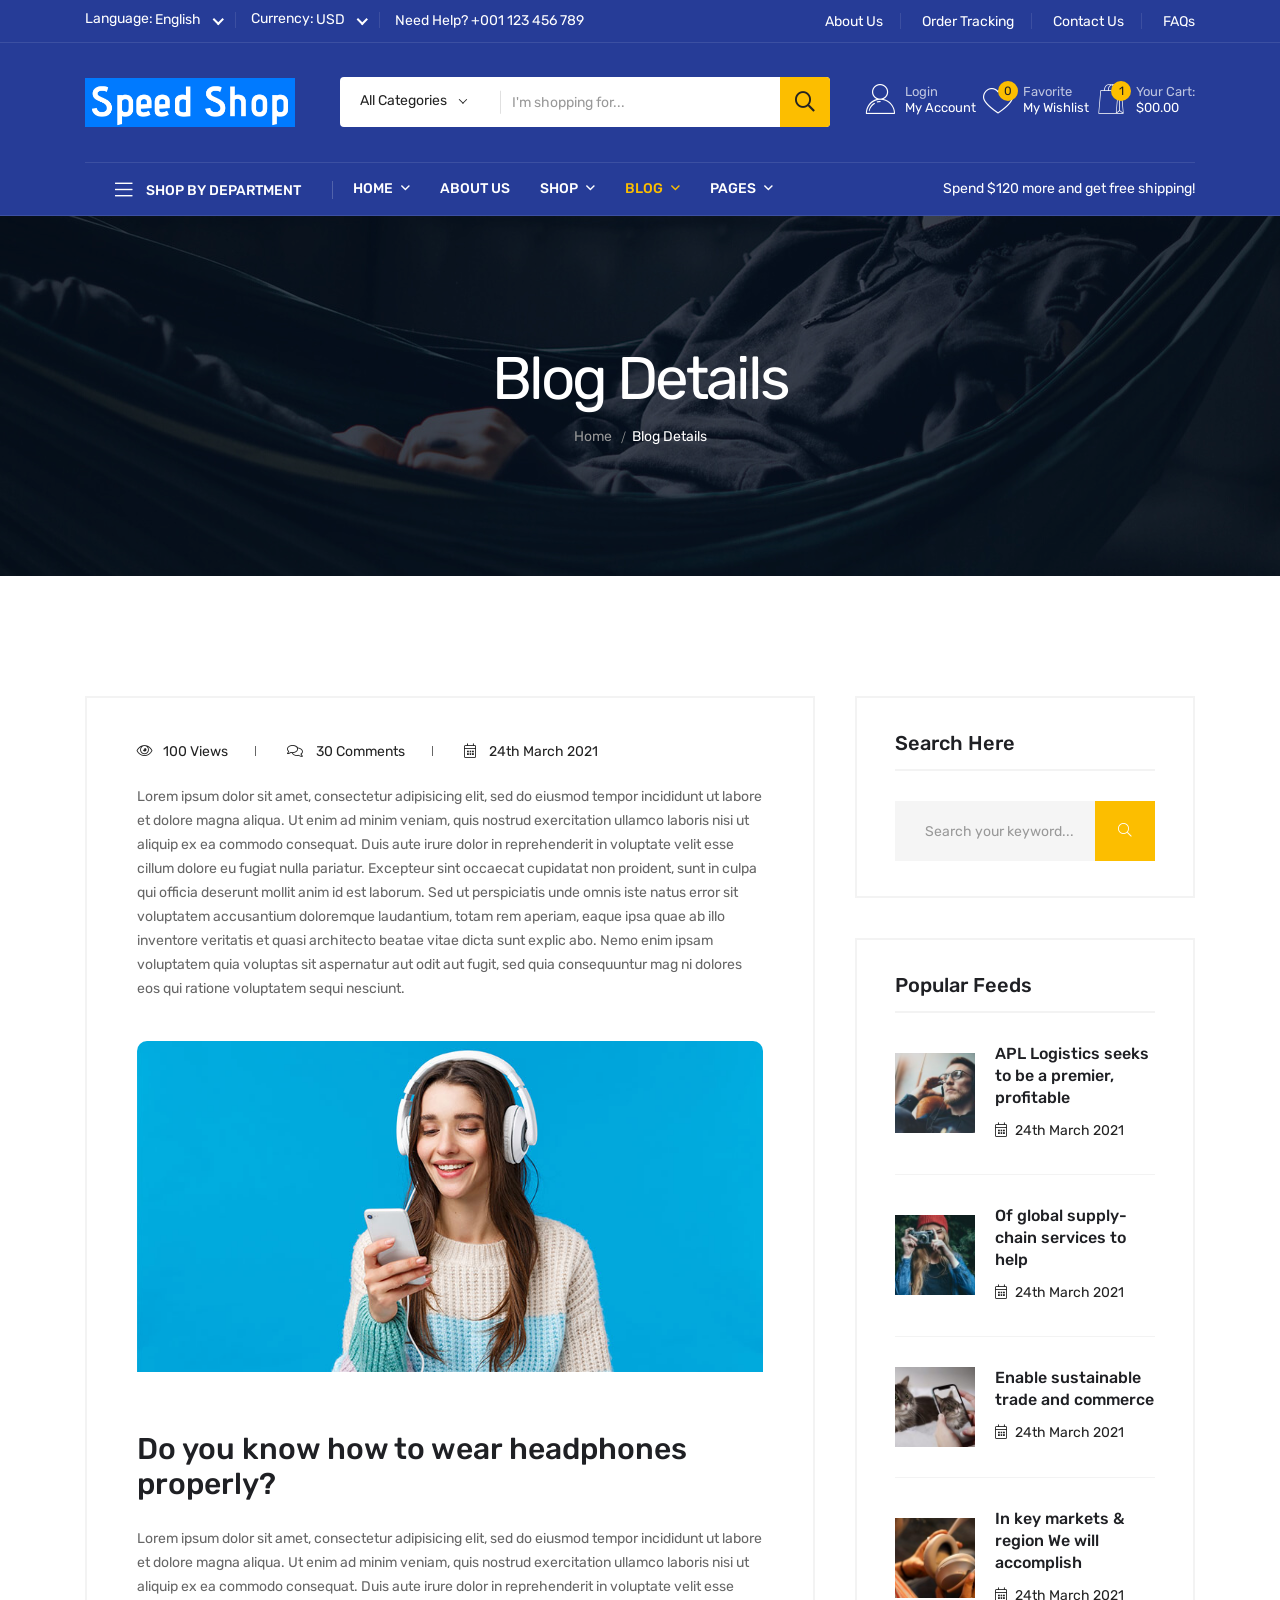
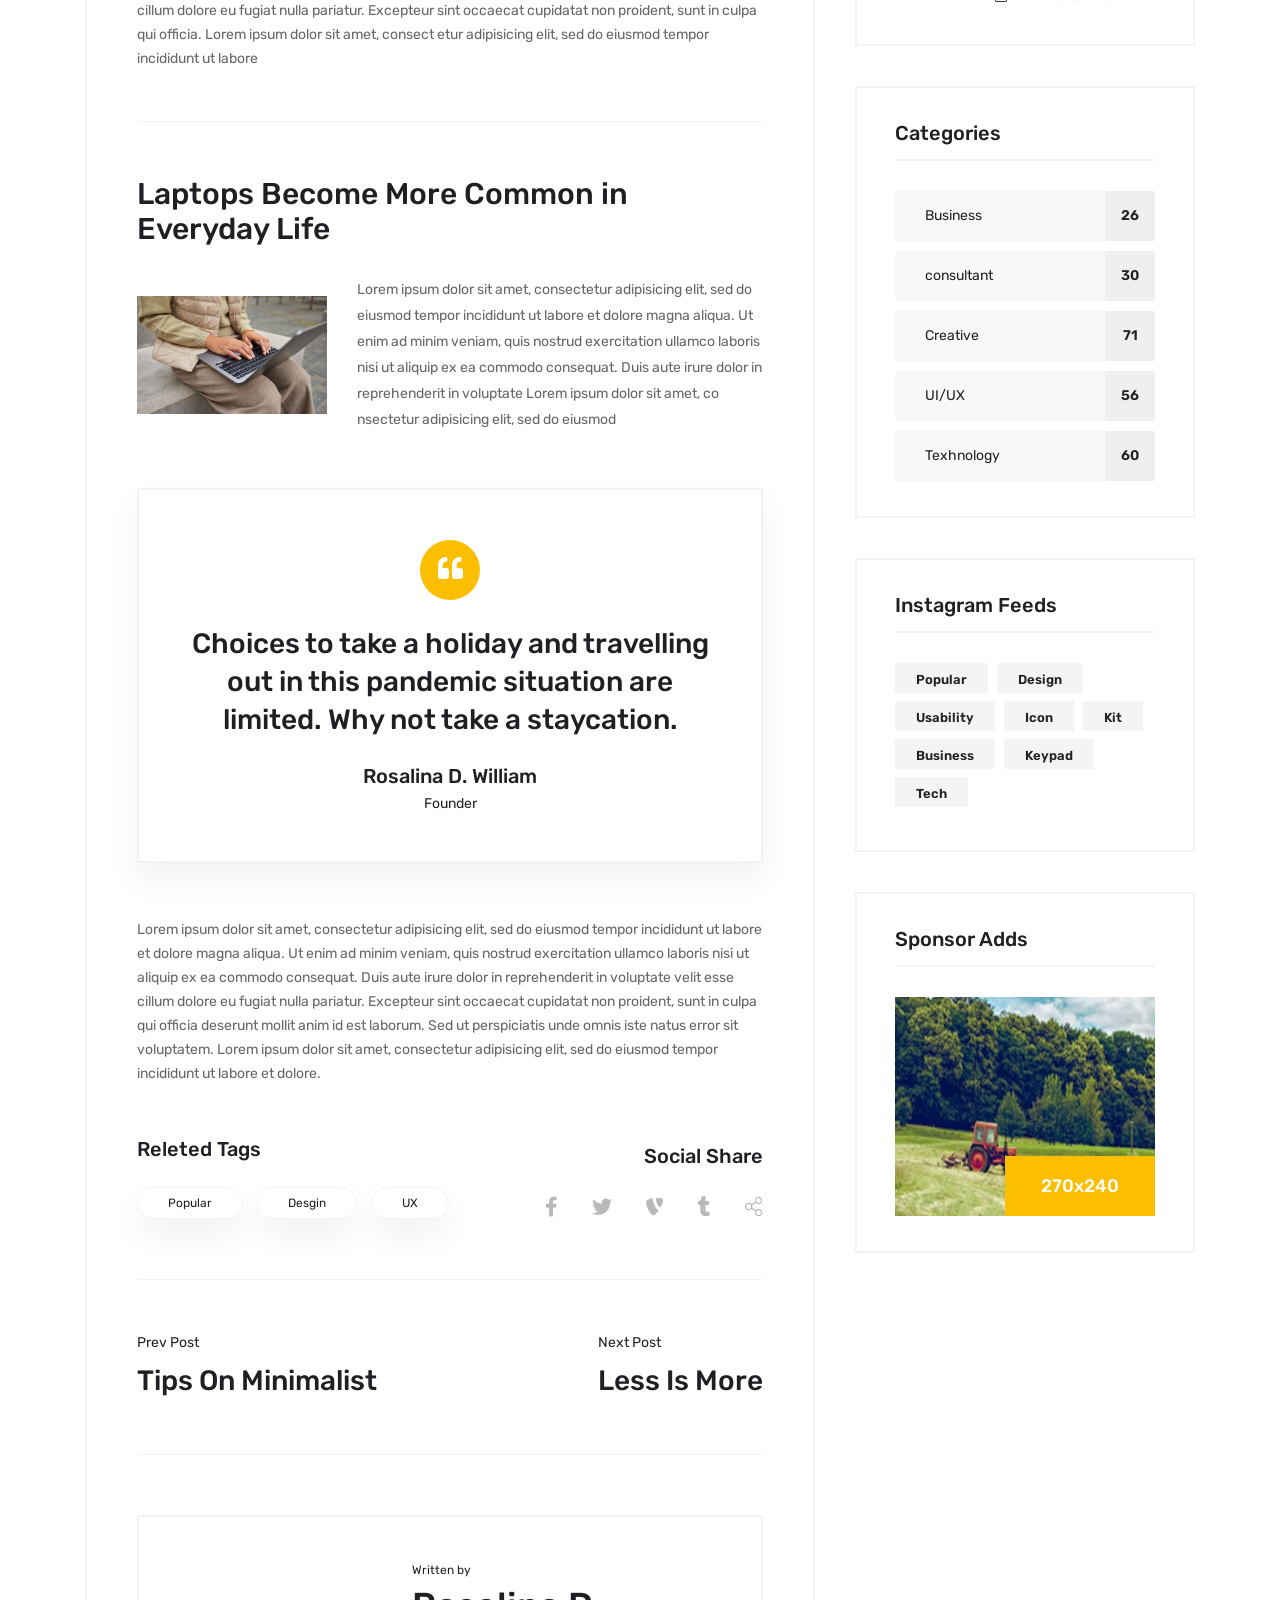
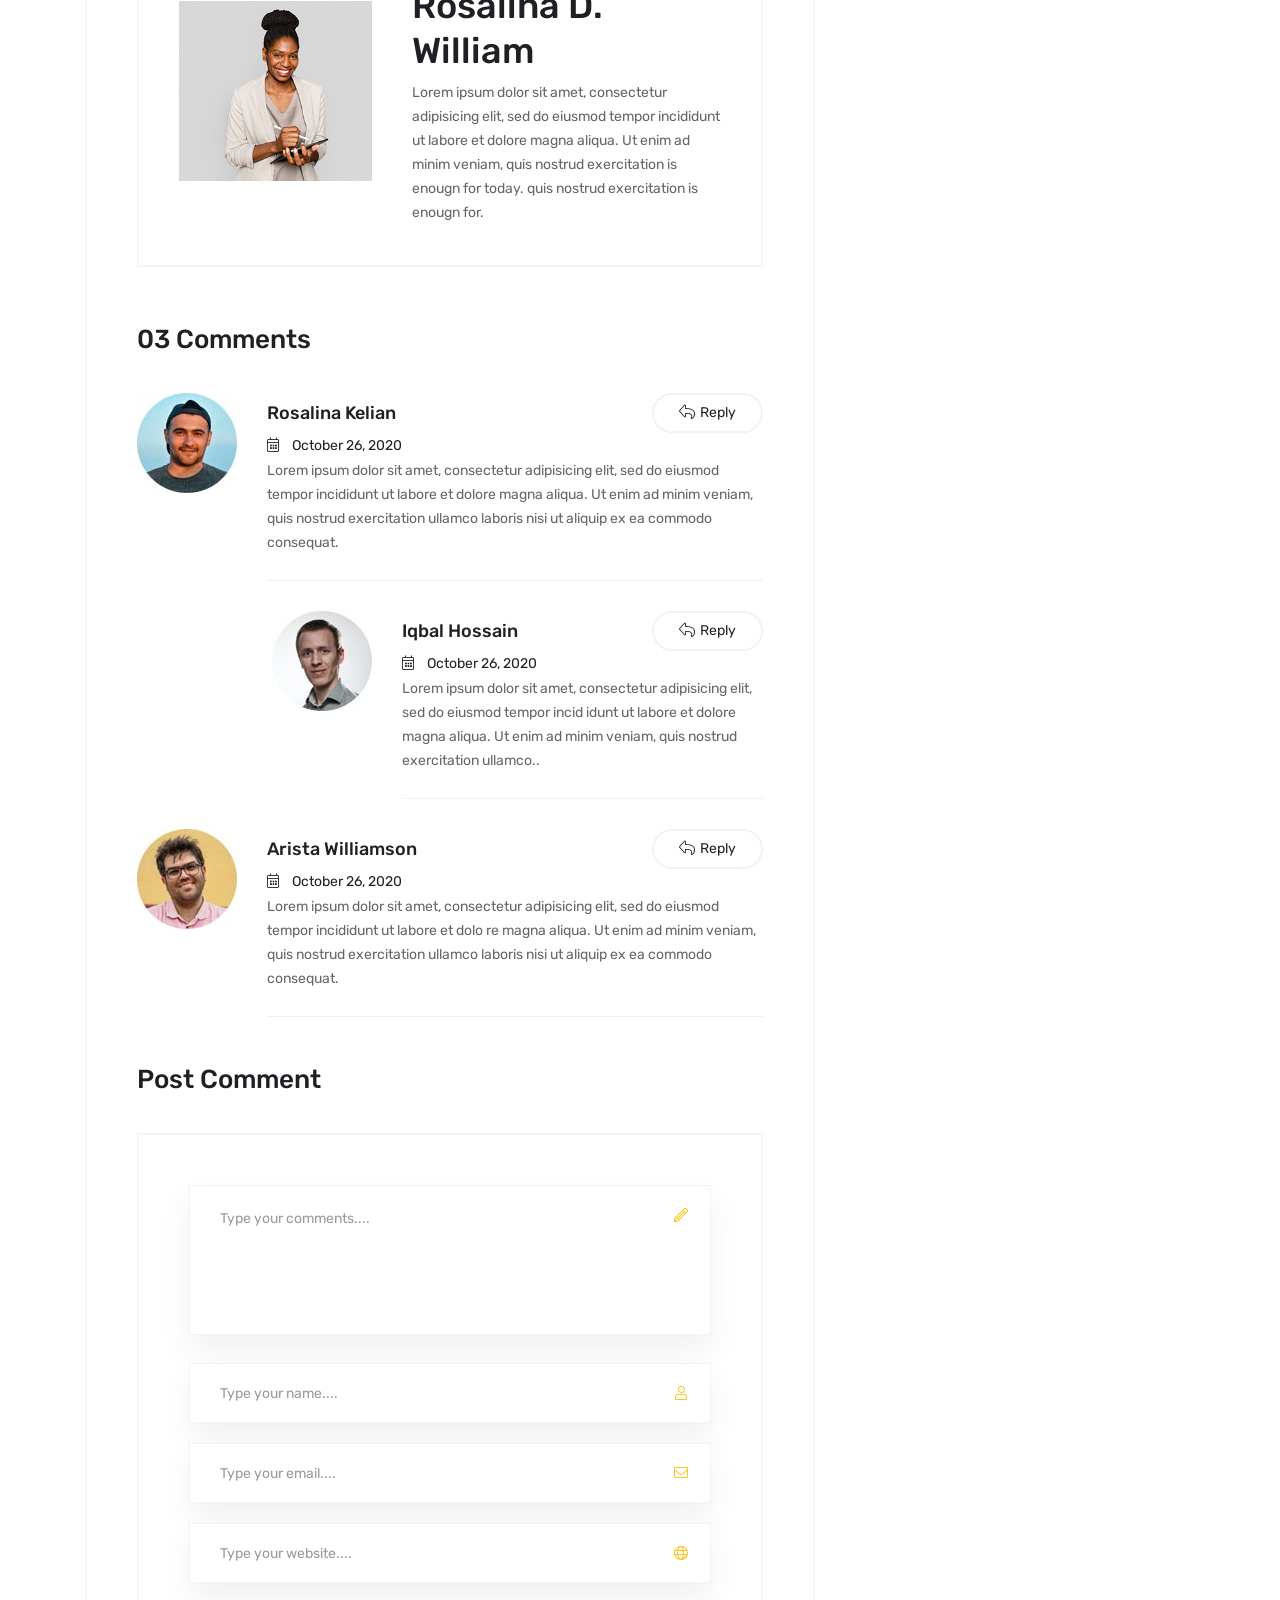
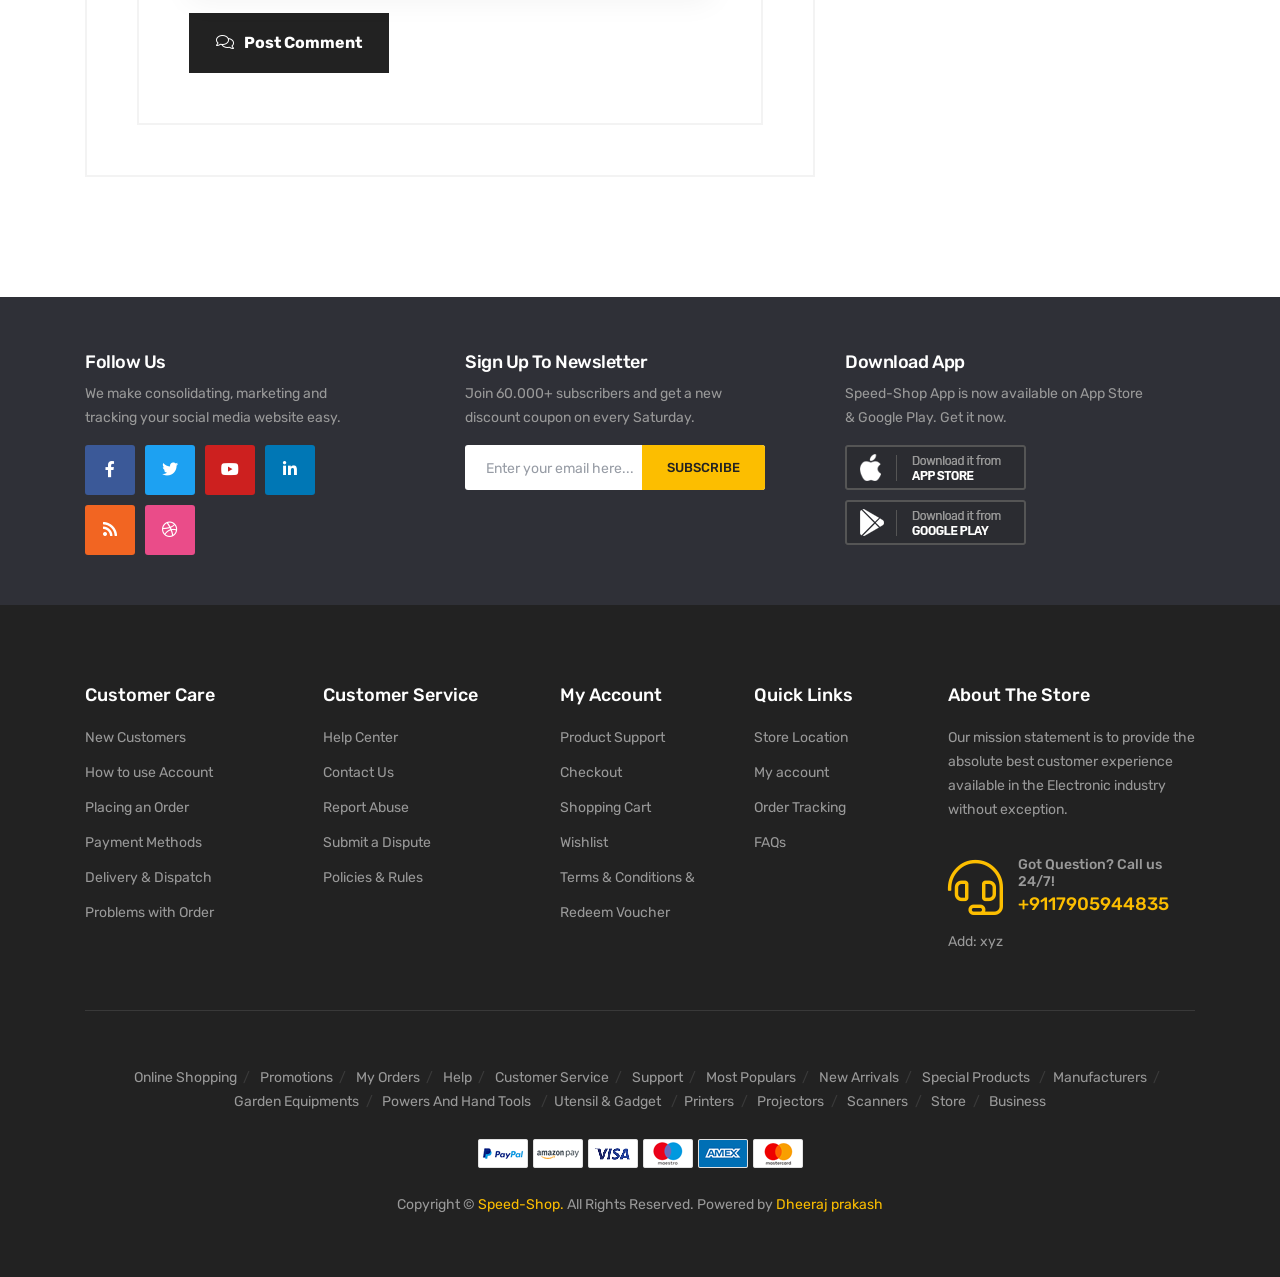
<file: blog-details.html>
<!doctype html>
<html class="no-js" lang="zxx">
   
<head>
      <meta charset="utf-8">
      <meta http-equiv="x-ua-compatible" content="ie=edge">
      <title>Speed Shop</title>
      <meta name="description" content="">
      <meta name="viewport" content="width=device-width, initial-scale=1">
      <!-- Place favicon.ico in the root directory -->
      <link rel="shortcut icon" type="image/x-icon" href="assets/img/favicon.png">
      <!-- CSS here -->
      <link rel="stylesheet" href="assets/css/preloader.css">
      <link rel="stylesheet" href="assets/css/bootstrap.css">
      <link rel="stylesheet" href="assets/css/meanmenu.css">
      <link rel="stylesheet" href="assets/css/animate.css">
      <link rel="stylesheet" href="assets/css/owl-carousel.css">
      <link rel="stylesheet" href="assets/css/swiper-bundle.css">
      <link rel="stylesheet" href="assets/css/backtotop.css">
      <link rel="stylesheet" href="assets/css/ui-range-slider.css">
      <link rel="stylesheet" href="assets/css/magnific-popup.css">
      <link rel="stylesheet" href="assets/css/nice-select.css">
      <link rel="stylesheet" href="assets/flaticon/flaticon.css">
      <link rel="stylesheet" href="assets/css/font-awesome-pro.css">
      <link rel="stylesheet" href="assets/css/default.css">
      <link rel="stylesheet" href="assets/css/style.css">
   </head>
   <body>
      <!--[if lte IE 9]>
      <p class="browserupgrade">You are using an <strong>outdated</strong> browser. Please <a href="https://browsehappy.com/">upgrade your browser</a> to improve your experience and security.</p>
      <![endif]-->


    <!-- preloader start -->
    <div id="loading">
        <div id="loading-center">
            <div id="loading-center-absolute">
                <svg viewBox="0 0 58 58" id="mustard" class="product">
                <g>
                <path style="fill:#ED7161;" d="M39.869,58H18.131C16.954,58,16,57.046,16,55.869V12.621C16,11.726,16.726,11,17.621,11h22.757
                    C41.274,11,42,11.726,42,12.621v43.248C42,57.046,41.046,58,39.869,58z" />
                <polygon style="fill:#D13834;" points="35,11 23,11 27.615,0 30.385,0 	" />
                <rect x="16" y="16" style="fill:#D75A4A;" width="26" height="2" />
                <rect x="20" y="11" style="fill:#D75A4A;" width="2" height="6" />
                <rect x="25" y="11" style="fill:#D75A4A;" width="2" height="6" />
                <rect x="30" y="11" style="fill:#D75A4A;" width="2" height="6" />
                <rect x="36" y="11" style="fill:#D75A4A;" width="2" height="6" />
                <circle style="fill:#D13834;" cx="29" cy="36" r="10" />
                </g>
                </svg>
                <svg viewBox="0 0 49.818 49.818" id="meat" class="product">
                    <g>
                    <path style="fill:#994530;" d="M0.953,38.891c0,0,3.184,6.921,11.405,9.64c1.827,0.604,3.751,0.751,5.667,0.922
                        c7.866,0.703,26.714-0.971,31.066-18.976c1.367-5.656,0.76-11.612-1.429-17.003C44.51,5.711,37.447-4.233,22.831,2.427
                        c-8.328,3.795-7.696,10.279-5.913,14.787c2.157,5.456-2.243,11.081-8.06,10.316C1.669,26.584-1.825,30.904,0.953,38.891z" />
                    <g>
                        <path style="fill:#D75A4A;" d="M4.69,37.18c0.402,0.785,3.058,5.552,9.111,7.554c1.335,0.441,2.863,0.577,4.482,0.72l0.282,0.025
                            c0.818,0.073,1.698,0.11,2.617,0.11c18.18,0,22.854-11.218,24.02-16.041c1.134-4.693,0.706-9.703-1.235-14.488
                            C41.049,7.874,36.856,4.229,31.506,4.229c-2.21,0-4.683,0.615-7.349,1.83c-2.992,1.364-6.676,3.921-4.13,10.36
                            c1.284,3.25,0.912,6.746-1.023,9.591c-2.17,3.191-6.002,4.901-9.895,4.39c-0.493-0.065-0.966-0.099-1.404-0.099
                            c-1.077,0-2.502,0.198-3.173,1.143C3.765,32.524,3.823,34.609,4.69,37.18z" />
                        <path style="fill:#C64940;" d="M21.184,46.589c-0.948,0-1.858-0.038-2.706-0.114l-0.283-0.025
                            c-1.674-0.147-3.257-0.287-4.706-0.767c-6.376-2.108-9.188-7.073-9.688-8.047l-0.058-0.137c-0.984-2.917-0.993-5.273-0.026-6.635
                            c0.912-1.285,2.89-1.807,5.524-1.456c3.537,0.466,6.959-1.054,8.936-3.961c1.746-2.565,2.082-5.723,0.921-8.661
                            c-3.189-8.065,2.707-10.754,4.645-11.638c9.68-4.407,16.81-1.155,21.152,9.535c2.021,4.981,2.464,10.202,1.28,15.099
                            C44.953,34.836,40.073,46.589,21.184,46.589z M5.613,36.787c0.401,0.758,2.936,5.155,8.503,6.997
                            c1.229,0.406,2.699,0.536,4.256,0.673l0.284,0.025c0.788,0.07,1.639,0.106,2.527,0.106c17.469,0,21.938-10.683,23.048-15.276
                            c1.084-4.487,0.672-9.286-1.19-13.877C40.29,8.663,36.409,5.229,31.506,5.229c-2.067,0-4.4,0.585-6.934,1.74
                            c-3.02,1.376-5.81,3.532-3.615,9.083c1.408,3.563,0.998,7.398-1.126,10.521c-2.404,3.534-6.563,5.386-10.852,4.818
                            c-1.793-0.236-3.197,0.019-3.632,0.632C4.912,32.636,4.756,34.207,5.613,36.787z" />
                    </g>
                    <g>
                        <circle style="fill:#E6E6E6;" cx="32.455" cy="12.779" r="4" />
                        <path style="fill:#7A3726;" d="M32.455,17.779c-2.757,0-5-2.243-5-5s2.243-5,5-5s5,2.243,5,5S35.212,17.779,32.455,17.779z
                            M32.455,9.779c-1.654,0-3,1.346-3,3s1.346,3,3,3s3-1.346,3-3S34.109,9.779,32.455,9.779z" />
                    </g>
                    <path style="fill:#C64940;" d="M25.617,45.684l-1.941-0.479c0.435-1.761-1.063-3.216-3.446-4.859
                        c-2.875-1.984-4.817-5.117-5.327-8.595c-0.186-1.266-0.425-2.285-0.428-2.295l1.922-0.548c0.01,0.028,1.09,3.104,3.978,4.314
                        c2.094,0.877,4.667,0.598,7.648-0.832c11.578-5.554,17.102-2.646,17.332-2.52l-0.967,1.752c-0.04-0.021-4.97-2.48-15.5,2.57
                        c-3.53,1.694-6.662,1.984-9.312,0.863c-0.801-0.339-1.49-0.779-2.078-1.265c0.769,1.974,2.11,3.695,3.867,4.907
                        C23.149,39.931,26.472,42.222,25.617,45.684z" />
                    <path style="fill:#C64940;" d="M27.074,27.586c-5.37,0-7.605-3.694-7.633-3.74l1.727-1.01l-0.863,0.505l0.859-0.511
                        c0.108,0.179,2.714,4.335,9.738,2.105c1.54-0.794,12.038-6.002,15.619-2.289l-1.439,1.389c-1.979-2.052-9.229,0.576-13.332,2.714
                        l-0.154,0.064C29.892,27.364,28.389,27.586,27.074,27.586z" />
                    </g>
                </svg>
                <svg viewBox="0 0 49 49" id="soda" class="product">
                    <g>
                    <path style="fill:#E22F37;" d="M9.5,27V5.918c0-1.362,0.829-2.587,2.094-3.093l0,0C12.642,2.406,13.5,1.14,13.5,0.011L13.5,0v0
                        l11,0l11,0v0v0.011c0,1.129,0.858,2.395,1.906,2.814l0,0c1.265,0.506,2.094,1.73,2.094,3.093V27v-5v21.082
                        c0,1.362-0.829,2.587-2.094,3.093h0c-1.048,0.419-1.906,1.686-1.906,2.814V49l0,0h-11h-11l0,0l0-0.011
                        c0-1.129-0.858-2.395-1.906-2.814h0c-1.265-0.506-2.094-1.73-2.094-3.093V22" />
                    <path style="fill:#F75B57;" d="M18.5,7h-5c-0.553,0-1-0.447-1-1s0.447-1,1-1h5c0.553,0,1,0.447,1,1S19.053,7,18.5,7z" />
                    <path style="fill:#F75B57;" d="M35.5,7h-13c-0.553,0-1-0.447-1-1s0.447-1,1-1h13c0.553,0,1,0.447,1,1S36.053,7,35.5,7z" />
                    <path style="fill:#994530;" d="M18.5,45h-5c-0.553,0-1-0.447-1-1s0.447-1,1-1h5c0.553,0,1,0.447,1,1S19.053,45,18.5,45z" />
                    <path style="fill:#994530;" d="M35.5,45h-13c-0.553,0-1-0.447-1-1s0.447-1,1-1h13c0.553,0,1,0.447,1,1S36.053,45,35.5,45z" />
                    <polygon style="fill:#E6E6E6;" points="39.5,32 9.5,42 9.5,20 39.5,10 	" />
                    <polygon style="fill:#F9D70B;" points="39.5,28 9.5,38 9.5,24 39.5,14 	" />
                    </g>
                </svg>
                <div class="cart-container">
                    <svg viewBox="0 0 512 512" id="cart">
                    <circle cx="376.8" cy="440" r="55" />
                    <circle cx="192" cy="440" r="55" />
                    <polygon points="128,0 0.8,0 0.8,32 104.8,32 136.8,124.8 170.4,124.8 " />
                    <polygon style="fill:#ED7161;" points="250.4,49.6 224,124.8 411.2,124.8 " />
                    <polygon style="fill:#ee5a46;" points="411.2,124.8 224,124.8 170.4,124.8 136.8,124.8 68,124.8 141.6,361.6 427.2,361.6 
                    511.2,124.8 " />
                    <g>
                        <rect x="166.4" y="185.6" style="fill:#FFFFFF;" width="255.2" height="16" />
                        <rect x="166.4" y="237.6" style="fill:#FFFFFF;" width="166.4" height="16" />
                    </g>
                    </svg>
                </div>
            </div>
        </div>
    </div>
    <!-- preloader end -->

      <!-- back to top start -->
      <div class="progress-wrap">
         <svg class="progress-circle svg-content" width="100%" height="100%" viewBox="-1 -1 102 102">
            <path d="M50,1 a49,49 0 0,1 0,98 a49,49 0 0,1 0,-98" />
         </svg>
      </div>
      <!-- back to top end -->
      
    <!-- header-start -->
     <header class="header d-blue-bg">
        <div class="header-top">
            <div class="container">
                <div class="header-inner">
                    <div class="row align-items-center">
                        <div class="col-xl-6 col-lg-7">
                            <div class="header-inner-start">
                                <div class="header__currency border-right">
                                    <div class="s-name">
                                        <span>Language: </span>
                                    </div>
                                    <select>
                                        <option>English</option>
                                        <option>Deutsch</option>
                                        <option>Français</option>
                                        <option>Espanol</option>
                                    </select>
                                </div>
                                <div class="header__lang border-right">
                                    <div class="s-name">
                                        <span>Currency: </span>
                                    </div>
                                    <select>
                                        <option> USD</option>
                                        <option>EUR</option>
                                        <option>INR</option>
                                        <option>BDT</option>
                                        <option>BGD</option>
                                    </select>
                                </div>
                                <div class="support d-none d-sm-block">
                                    <p>Need Help? <a href="tel:+001123456789">+001 123 456 789</a></p>
                                </div>
                            </div>
                        </div>
                        <div class="col-xl-6 col-lg-5 d-none d-lg-block">
                            <div class="header-inner-end text-md-end">
                                <div class="ovic-menu-wrapper">
                                    <ul>
                                        <li><a href="about.html">About Us</a></li>
                                        <li><a href="contact.html">Order Tracking</a></li>
                                        <li><a href="contact.html">Contact Us</a></li>
                                        <li><a href="faq.html">FAQs</a></li>
                                    </ul>
                                </div>
                            </div>
                        </div>
                    </div>
                </div>
            </div>
        </div>
        <div class="header-mid">
            <div class="container">
                <div class="heade-mid-inner">
                    <div class="row align-items-center">
                        <div class="col-xl-3 col-lg-3 col-md-4 col-sm-4">
                            <div class="header__info">
                                <div class="logo">
                                    <a href="index.html" class="logo-image"><img src="assets/img/logo/logo1.png" alt="logo"></a>
                                </div>
                            </div>
                        </div>
                        <div class="col-xl-5 col-lg-4 d-none d-lg-block">
                            <div class="header__search">
                                <form action="#">
                                    <div class="header__search-box">
                                        <input class="search-input" type="text" placeholder="I'm shopping for...">
                                        <button class="button" type="submit"><i class="far fa-search"></i></button>
                                    </div>
                                    <div class="header__search-cat">
                                        <select>
                                            <option>All Categories</option>
                                            <option>Best Seller Products</option>
                                            <option>Top 10 Offers</option>
                                            <option>New Arrivals</option>
                                            <option>Phones &amp; Tablets</option>
                                            <option>Electronics &amp; Digital</option>
                                            <option>Fashion &amp; Clothings</option>
                                            <option>Jewelry &amp; Watches</option>
                                            <option>Health &amp; Beauty</option>
                                            <option>Sound &amp; Speakers</option>
                                            <option>TV &amp; Audio</option>
                                            <option>Computers</option>
                                        </select>
                                    </div>
                                </form>
                            </div>
                        </div>
                        <div class="col-xl-4 col-lg-5 col-md-8 col-sm-8">
                            <div class="header-action">
                                <div class="block-userlink">
                                    <a class="icon-link" href="my-account.html">
                                    <i class="flaticon-user"></i>
                                    <span class="text">
                                    <span class="sub">Login </span>
                                    My Account </span>
                                    </a>
                                </div>
                                <div class="block-wishlist action">
                                    <a class="icon-link" href="wishlist.html">
                                    <i class="flaticon-heart"></i>
                                    <span class="count">0</span>
                                    <span class="text">
                                    <span class="sub">Favorite</span>
                                    My Wishlist </span>
                                    </a>
                                </div>
                                <div class="block-cart action">
                                    <a class="icon-link" href="cart.html">
                                    <i class="flaticon-shopping-bag"></i>
                                    <span class="count">1</span>
                                    <span class="text">
                                    <span class="sub">Your Cart:</span>
                                    $00.00 </span>
                                    </a>
                                    <div class="cart">
                                        <div class="cart__mini">
                                            <ul>
                                                <li>
                                                  <div class="cart__title">
                                                    <h4>Your Cart</h4>
                                                    <span>(1 Item in Cart)</span>
                                                  </div>
                                                </li>
                                                <li>
                                                  <div class="cart__item d-flex justify-content-between align-items-center">
                                                    <div class="cart__inner d-flex">
                                                      <div class="cart__thumb">
                                                        <a href="product-details.html">
                                                          <img src="assets/img/cart/20.jpg" alt="">
                                                        </a>
                                                      </div>
                                                      <div class="cart__details">
                                                        <h6><a href="product-details.html"> Samsung C49J89: £875, Debenhams Plus  </a></h6>
                                                        <div class="cart__price">
                                                          <span>$255.00</span>
                                                        </div>
                                                      </div>
                                                    </div>
                                                    <div class="cart__del">
                                                        <a href="#"><i class="fal fa-times"></i></a>
                                                    </div>
                                                  </div>
                                                </li>
                                                <li>
                                                  <div class="cart__sub d-flex justify-content-between align-items-center">
                                                    <h6>Subtotal</h6>
                                                    <span class="cart__sub-total">$255.00</span>
                                                  </div>
                                                </li>
                                                <li>
                                                    <a href="cart.html" class="wc-cart mb-10">View cart</a>
                                                    <a href="checkout.html" class="wc-checkout">Checkout</a>
                                                </li>
                                            </ul>
                                        </div>
                                    </div>
                                </div>
                            </div>
                        </div>
                    </div>
                </div>
            </div>
        </div>
        <div class="header__bottom">
            <div class="container">
                <div class="row g-0 align-items-center">
                    <div class="col-lg-3">                        
                        <div class="cat__menu-wrapper side-border d-none d-lg-block">
                            <div class="cat-toggle">
                                <button type="button" class="cat-toggle-btn cat-toggle-btn-1"><i class="fal fa-bars"></i> Shop by department</button>
                                <div class="cat__menu">
                                    <nav id="mobile-menu" style="display: block;">
                                        <ul>
                                            <li>
                                                <a href="product.html">All Categories <i class="far fa-angle-down"></i></a>
                                                <ul class="mega-menu">
                                                    <li><a href="product.html">Shop Pages</a>
                                                        <ul class="mega-item">
                                                            <li><a href="product-details.html">Standard SHop Page</a></li>
                                                            <li><a href="product-details.html">Shop Right Sidebar</a></li>
                                                            <li><a href="product-details.html">Shop Left Sidebar</a></li>
                                                            <li><a href="product-details.html">Shop 3 Column</a></li>
                                                            <li><a href="product-details.html">Shop 4 Column</a></li>
                                                        </ul>
                                                    </li>
                                                    <li><a href="product.html">Product Pages</a>
                                                        <ul class="mega-item">
                                                            <li><a href="product-details.html">Product Details</a></li>
                                                            <li><a href="product-details.html">Product V2</a></li>
                                                            <li><a href="product-details.html">Product V3</a></li>
                                                            <li><a href="product-details.html">Varriable Product</a></li>
                                                            <li><a href="product-details.html">External Product</a></li>
                                                        </ul>
                                                    </li>
                                                    <li><a href="product.html">Other Pages</a>
                                                        <ul class="mega-item">
                                                            <li><a href="product-details.html">wishlist</a></li>
                                                            <li><a href="product-details.html">Shopping Cart</a></li>
                                                            <li><a href="product-details.html">Checkout</a></li>
                                                            <li><a href="product-details.html">Login</a></li>
                                                            <li><a href="product-details.html">Register</a></li>
                                                        </ul>
                                                    </li>
                                                    <li><a href="product.html">Phone &amp; Tablets</a>
                                                        <ul class="mega-item">
                                                            <li><a href="product-details.html">Catagory 1</a></li>
                                                            <li><a href="product-details.html">Catagory 2</a></li>
                                                            <li><a href="product-details.html">Catagory 3</a></li>
                                                        </ul>
                                                    </li>
                                                    <li><a href="product.html">Phone &amp; Tablets</a>
                                                        <ul class="mega-item">
                                                            <li><a href="product-details.html">Catagory 1</a></li>
                                                            <li><a href="product-details.html">Catagory 2</a></li>
                                                            <li><a href="product-details.html">Catagory 3</a></li>
                                                        </ul>
                                                    </li>
                                                </ul>
                                            </li>
                                            <li>
                                                <a href="product.html">Phone and Electronics <i class="far fa-angle-down"></i></a>
                                                <ul class="mega-menu mega-menu-2">
                                                    <li><a href="product.html">Shop Pages</a>
                                                        <ul class="mega-item">
                                                            <li><a href="product-details.html">Standard SHop Page</a></li>
                                                            <li><a href="product-details.html">Shop Right Sidebar</a></li>
                                                            <li><a href="product-details.html">Shop Left Sidebar</a></li>
                                                            <li><a href="product-details.html">Shop 3 Column</a></li>
                                                            <li><a href="product-details.html">Shop 4 Column</a></li>
                                                        </ul>
                                                    </li>
                                                    <li><a href="product.html">Product Pages</a>
                                                        <ul class="mega-item">
                                                            <li><a href="product-details.html">Product Details</a></li>
                                                            <li><a href="product-details.html">Product V2</a></li>
                                                            <li><a href="product-details.html">Product V3</a></li>
                                                            <li><a href="product-details.html">Varriable Product</a></li>
                                                            <li><a href="product-details.html">External Product</a></li>
                                                        </ul>
                                                    </li>
                                                    <li><a href="product.html">Other Pages</a>
                                                        <ul class="mega-item">
                                                            <li><a href="product-details.html">wishlist</a></li>
                                                            <li><a href="product-details.html">Shopping Cart</a></li>
                                                            <li><a href="product-details.html">Checkout</a></li>
                                                            <li><a href="product-details.html">Login</a></li>
                                                            <li><a href="product-details.html">Register</a></li>
                                                        </ul>
                                                    </li>
                                                    <li><a href="product.html">Phone &amp; Tablets</a>
                                                        <ul class="mega-item">
                                                            <li><a href="product-details.html">Catagory 1</a></li>
                                                            <li><a href="product-details.html">Catagory 2</a></li>
                                                            <li><a href="product-details.html">Catagory 3</a></li>
                                                        </ul>
                                                    </li>
                                                    <li><a href="product.html">Phone &amp; Tablets</a>
                                                        <ul class="mega-item">
                                                            <li><a href="product-details.html">Catagory 1</a></li>
                                                            <li><a href="product-details.html">Catagory 2</a></li>
                                                            <li><a href="product-details.html">Catagory 3</a></li>
                                                        </ul>
                                                    </li>
                                                </ul>
                                            </li>
                                            <li>
                                                <a href="product.html">Best Seller Products
                                                    <span class="cat-label">hot!</span>
                                                    <i class="far fa-angle-down"></i>
                                                </a>
                                                <ul class="mega-menu">
                                                    <li><a href="product.html">Shop Pages</a>
                                                        <ul class="mega-item">
                                                            <li><a href="product-details.html">Standard SHop Page</a></li>
                                                            <li><a href="product-details.html">Shop Right Sidebar</a></li>
                                                            <li><a href="product-details.html">Shop Left Sidebar</a></li>
                                                            <li><a href="product-details.html">Shop 3 Column</a></li>
                                                            <li><a href="product-details.html">Shop 4 Column</a></li>
                                                        </ul>
                                                    </li>
                                                    <li><a href="product.html">Product Pages</a>
                                                        <ul class="mega-item">
                                                            <li><a href="product-details.html">Product Details</a></li>
                                                            <li><a href="product-details.html">Product V2</a></li>
                                                            <li><a href="product-details.html">Product V3</a></li>
                                                            <li><a href="product-details.html">Varriable Product</a></li>
                                                            <li><a href="product-details.html">External Product</a></li>
                                                        </ul>
                                                    </li>
                                                    <li><a href="product.html">Other Pages</a>
                                                        <ul class="mega-item">
                                                            <li><a href="product-details.html">wishlist</a></li>
                                                            <li><a href="product-details.html">Shopping Cart</a></li>
                                                            <li><a href="product-details.html">Checkout</a></li>
                                                            <li><a href="product-details.html">Login</a></li>
                                                            <li><a href="product-details.html">Register</a></li>
                                                        </ul>
                                                    </li>
                                                    <li><a href="product.html">Phone &amp; Tablets</a>
                                                        <ul class="mega-item">
                                                            <li><a href="product-details.html">Catagory 1</a></li>
                                                            <li><a href="product-details.html">Catagory 2</a></li>
                                                            <li><a href="product-details.html">Catagory 3</a></li>
                                                        </ul>
                                                    </li>
                                                    <li><a href="product.html">Phone &amp; Tablets</a>
                                                        <ul class="mega-item">
                                                            <li><a href="product-details.html">Catagory 1</a></li>
                                                            <li><a href="product-details.html">Catagory 2</a></li>
                                                            <li><a href="product-details.html">Catagory 3</a></li>
                                                        </ul>
                                                    </li>
                                                </ul>
                                            </li>
                                            <li>
                                                <a href="product.html">Top 10 Offers
                                                    <span class="cat-label green">new!</span>
                                                </a>
                                            </li>
                                            <li>
                                                <a href="product.html">New Arrivals <i class="far fa-angle-down"></i></a>
                                                <ul class="submenu">
                                                    <li><a href="product.html">Home Appliances</a></li>
                                                    <li><a href="product.html">Technology</a>
                                                        <ul class="submenu">
                                                            <li><a href="product.html">Storage Devices</a></li>
                                                            <li><a href="product.html">Monitors</a></li>
                                                            <li><a href="product.html">Laptops</a></li>
                                                        </ul>
                                                    </li>
                                                    <li><a href="product.html">Office Equipments</a></li>
                                                </ul>
                                            </li>
                                            <li><a href="product.html">TV &amp; Audio</a></li>
                                            <li><a href="product.html">Electronics &amp; Digital</a></li>
                                            <li class="d-laptop-none"><a href="product.html">Fashion &amp; Clothings</a></li>
                                            <li class="d-laptop-none"><a href="product.html">Jewelry &amp; Watches</a></li>
                                            <li><a href="product.html">Health &amp; Beauty</a></li>
                                        </ul>
                                    </nav>
                                </div>
                            </div>
                        </div>
                    </div>
                    <div class="col-lg-6 col-md-6 col-3">
                      <div class="header__bottom-left d-flex d-xl-block align-items-center">
                        <div class="side-menu d-lg-none mr-20">
                          <button type="button" class="side-menu-btn offcanvas-toggle-btn"><i class="fas fa-bars"></i></button>
                        </div>
                        <div class="main-menu d-none d-lg-block">
                            <nav>
                                <ul>
                                    <li>
                                        <a href="index.html">Home <i class="far fa-angle-down"></i></a>
                                        <ul class="megamenu-1">
                                            <li><a href="index.html">Home Pages</a>
                                                <ul class="mega-item">
                                                    <li><a href="index.html">Home One</a></li>
                                                    <li><a href="index-2.html">Home Two</a></li>
                                                    <li><a href="index-3.html">Home Three</a></li>
                                                    <li><a href="product-details.html">Shop 3 Column</a></li>
                                                    <li><a href="product-details.html">Shop 4 Column</a></li>
                                                </ul>
                                            </li>
                                            <li><a href="shop.html">Product Pages</a>
                                                <ul class="mega-item">
                                                    <li><a href="product-details.html">Product Details</a></li>
                                                    <li><a href="product-details.html">Product V2</a></li>
                                                    <li><a href="product-details.html">Product V3</a></li>
                                                    <li><a href="product-details.html">Varriable Product</a></li>
                                                    <li><a href="product-details.html">External Product</a></li>
                                                </ul>
                                            </li>
                                            <li><a href="shop.html">Other Pages</a>
                                                <ul class="mega-item">
                                                    <li><a href="product-details.html">wishlist</a></li>
                                                    <li><a href="product-details.html">Shopping Cart</a></li>
                                                    <li><a href="product-details.html">Checkout</a></li>
                                                    <li><a href="product-details.html">Login</a></li>
                                                    <li><a href="product-details.html">Register</a></li>
                                                </ul>
                                            </li>
                                            <li><a href="shop.html">Phone &amp; Tablets</a>
                                                <ul class="mega-item">
                                                    <li><a href="product-details.html">Catagory 1</a></li>
                                                    <li><a href="product-details.html">Catagory 2</a></li>
                                                    <li><a href="product-details.html">Catagory 3</a></li>
                                                    <li><a href="product-details.html">Catagory 4</a></li>
                                                </ul>
                                            </li>
                                            <li><a href="shop.html">Phone &amp; Tablets</a>
                                                <ul class="mega-item">
                                                    <li><a href="product-details.html">Catagory 1</a></li>
                                                    <li><a href="product-details.html">Catagory 2</a></li>
                                                    <li><a href="product-details.html">Catagory 3</a></li>
                                                    <li><a href="product-details.html">Catagory 4</a></li>
                                                </ul>
                                            </li>
                                        </ul>
                                    </li>
                                    <li><a href="about.html">About Us</a></li>
                                    <li class="has-mega"><a href="shop.html">Shop <i class="far fa-angle-down"></i></a>
                                        <div class="mega-menu">
                                            <div class="container container-mega">
                                                <ul>
                                                    <li>
                                                        <ul>
                                                        <li class="title"><a href="shop.html">SHOP LAYOUT</a></li>
                                                        <li><a href="shop.html">Pagination</a></li>
                                                        <li><a href="shop.html">Ajax Load More</a></li>
                                                        <li><a href="shop.html">Infinite Scroll</a></li>
                                                        <li><a href="shop.html">Sidebar Right</a></li>
                                                        <li><a href="shop.html">Sidebar Left</a></li>
                                                        </ul>
                                                    </li>
                                                    <li>
                                                        <ul>
                                                        <li class="title"><a href="shop.html">SHOP PAGES</a></li>
                                                        <li><a href="shop.html">List View</a></li>
                                                        <li><a href="shop.html">Small Products</a></li>
                                                        <li><a href="shop.html">Large Products</a></li>
                                                        <li><a href="shop.html">Shop — 3 Items</a></li>
                                                        <li><a href="shop.html">Shop — 4 Items</a></li>
                                                        <li><a href="shop.html">Shop — 5 Items</a></li>
                                                        </ul>
                                                    </li>
                                                    <li>
                                                        <ul>
                                                        <li class="title"><a href="shop.html">PRODUCT LAYOUT</a></li>
                                                        <li><a href="shop.html">Description Sticky</a></li>
                                                        <li><a href="shop.html">Product Carousel</a></li>
                                                        <li><a href="shop.html">Gallery Modern</a></li>
                                                        <li><a href="shop.html">Thumbnail Left</a></li>
                                                        <li><a href="shop.html">Thumbnail Right</a></li>
                                                        <li><a href="shop.html">Thumbnail Botttom</a></li>
                                                        </ul>
                                                    </li>
                                                    <li>
                                                        <ul>
                                                        <li class="title"><a href="shop.html">Basketball</a></li>
                                                        <li><a href="shop.html">East Hampton Fleece</a></li>
                                                        <li><a href="shop.html">Faxon Canvas Low</a></li>
                                                        <li><a href="shop.html">Habitasse Dictumst</a></li>
                                                        <li><a href="shop.html">Kaoreet Lobortis</a></li>
                                                        <li><a href="shop.html">NikeCourt Zoom</a></li>
                                                        <li><a href="shop.html">NikeCourts Air Zoom</a></li>
                                                        </ul>
                                                    </li>
                                                    <li>
                                                        <ul>
                                                        <li class="title"><a href="shop.html">Basketball</a></li>
                                                        <li><a href="shop.html">East Hampton Fleece</a></li>
                                                        <li><a href="shop.html">Faxon Canvas Low</a></li>
                                                        <li><a href="shop.html">Habitasse Dictumst</a></li>
                                                        <li><a href="shop.html">Kaoreet Lobortis</a></li>
                                                        <li><a href="shop.html">NikeCourt Zoom</a></li>
                                                        <li><a href="shop.html">NikeCourts Air Zoom</a></li>
                                                        </ul>
                                                    </li>
                                                    <li class="mega-image hover-effect" style="background-image: url(assets/img/bg/menu-item.jpg);"> 
                                                        <ul>
                                                          <li><a href="shop.html">
                                                            <h4>Top Cameras <br> Bestseller Products</h4>
                                                            <h5>4K</h5>
                                                            <h6>Sale Up To <span>60% Off</span></h6>
                                                          </a></li>
                                                        </ul>
                                                    </li>
                                                </ul>
                                            </div>
                                            <div class="offer mt-40">
                                                <p><b>30% OFF</b> the shipping of your first order with the code: <b>Speed-Shop-SALE30</b></p>
                                            </div>
                                        </div>
                                    </li>
                                    <li><a href="blog.html" class="active">Blog <i class="far fa-angle-down"></i></a>
                                        <ul class="submenu">
                                            <li><a href="blog.html">Blog</a></li>
                                            <li><a href="blog-details.html" class="active">Blog Details</a></li>
                                        </ul>
                                    </li>
                                    <li>
                                        <a href="about.html">Pages <i class="far fa-angle-down"></i></a>
                                        <ul class="submenu">
                                            <li><a href="my-account.html">My Account</a></li>
                                            <li><a href="product-details.html">Product Details</a></li>
                                            <li><a href="faq.html">FAQs pages</a></li>
                                            <li><a href="cart.html">Cart</a></li>
                                            <li><a href="wishlist.html">Wishlist</a></li>
                                            <li><a href="checkout.html">Checkout</a></li>
                                            <li><a href="contact.html">Contact Us</a></li>
                                            <li><a href="404.html">404 Error</a></li>
                                        </ul>
                                    </li>
                                </ul>
                            </nav>
                        </div>
                      </div>
                    </div>
                    <div class="col-lg-3 col-md-6 col-9">
                        <div class="shopeing-text text-sm-end">
                            <p>Spend $120 more and get free shipping!</p>
                        </div>
                    </div>
                </div>
            </div>
        </div>
     </header>
     <!-- header-end -->

    <!-- offcanvas area start -->
    <div class="offcanvas__area">
        <div class="offcanvas__wrapper">
        <div class="offcanvas__close">
            <button class="offcanvas__close-btn" id="offcanvas__close-btn">
                <i class="fal fa-times"></i>
            </button>
        </div>
        <div class="offcanvas__content">
            <div class="offcanvas__logo mb-40">
                <a href="index.html">
                <img src="assets/img/logo/logo-white.png" alt="logo">
                </a>
            </div>
            <div class="offcanvas__search mb-25">
                <form action="#">
                    <input type="text" placeholder="What are you searching for?">
                    <button type="submit" ><i class="far fa-search"></i></button>
                </form>
            </div>
            <div class="mobile-menu fix"></div>
            <div class="offcanvas__action">

            </div>
        </div>
        </div>
    </div>
    <!-- offcanvas area end -->      
    <div class="body-overlay"></div>
    <!-- offcanvas area end -->

    <main>
        <!-- page-banner-area-start -->
        <div class="page-banner-area page-banner-height-2" data-background="assets/img/banner/page-banner-4.jpg">
            <div class="container">
                <div class="row">
                    <div class="col-xl-12">
                        <div class="page-banner-content text-center">
                            <h4 class="breadcrumb-title">Blog Details</h4>
                            <div class="breadcrumb-two">
                                <nav>
                                   <nav class="breadcrumb-trail breadcrumbs">
                                      <ul class="breadcrumb-menu">
                                         <li class="breadcrumb-trail">
                                            <a href="index.html"><span>Home</span></a>
                                         </li>
                                         <li class="trail-item">
                                            <span>Blog Details</span>
                                         </li>
                                      </ul>
                                   </nav> 
                                </nav>
                            </div>
                        </div>
                    </div>
                </div>
            </div>
        </div>
        <!-- page-banner-area-end -->

        <!-- news-detalis-area-start -->
        <div class="news-detalis-area mt-120 mb-70">
            <div class="container">
               <div class="row">
                  <div class="col-xl-8 col-lg-8">
                    <div class="news-detalis-content mb-50">
                        <ul class="blog-meta mb-20">
                           <li><a href="blog-details.html"><i class="fal fa-eye"></i>100 Views</a></li>
                           <li><a href="blog-details.html"><i class="fal fa-comments"></i> 30 Comments</a></li>
                           <li><a href="blog-details.html"><i class="fal fa-calendar-alt"></i> 24th March 2021</a></li>
                        </ul>
                        <p>Lorem ipsum dolor sit amet, consectetur adipisicing elit, sed do eiusmod tempor incididunt ut labore et dolore magna aliqua. Ut enim ad minim veniam, quis nostrud exercitation ullamco laboris nisi ut aliquip ex ea commodo consequat. Duis aute irure dolor in reprehenderit in voluptate velit esse cillum dolore eu fugiat nulla pariatur. Excepteur sint occaecat cupidatat non proident, sunt in culpa qui officia deserunt mollit anim id est laborum. Sed ut perspiciatis unde omnis iste natus error sit voluptatem accusantium doloremque laudantium, totam rem aperiam, eaque ipsa quae ab illo inventore veritatis et quasi architecto beatae vitae dicta sunt explic abo. Nemo enim ipsam voluptatem quia voluptas sit aspernatur aut odit aut fugit, sed quia consequuntur mag ni dolores eos qui ratione voluptatem sequi nesciunt.</p>
                        <div class="news-thumb mt-40">
                           <img src="assets/img/blog/blog-thumb.jpg" alt="blog" class="img-fluid">
                        </div>
                        <h4 class="news-title mt-60">Do you know how to wear headphones properly?</h4>
                        <p class="mt-25 mb-50">Lorem ipsum dolor sit amet, consectetur adipisicing elit, sed do eiusmod tempor incididunt ut labore et dolore magna aliqua. Ut enim ad minim veniam, quis nostrud exercitation ullamco laboris nisi ut aliquip ex ea commodo consequat. Duis aute irure dolor in reprehenderit in voluptate velit esse cillum dolore eu fugiat nulla pariatur. Excepteur sint occaecat cupidatat non proident, sunt in culpa qui officia. Lorem ipsum dolor sit amet, consect etur adipisicing elit, sed do eiusmod tempor incididunt ut labore</p>
                        <h4 class="news-title news-title-2 pt-55">Laptops Become More Common in Everyday Life</h4>
                        <div class="blog-inner mt-30">
                           <img src="assets/img/blog/incen.jpg" alt="" class="img-fluid">
                           <p>Lorem ipsum dolor sit amet, consectetur adipisicing elit, sed do eiusmod tempor incididunt ut labore et dolore magna aliqua. Ut enim ad minim veniam, quis nostrud exercitation ullamco laboris nisi ut aliquip ex ea commodo consequat. Duis aute irure dolor in reprehenderit in voluptate Lorem ipsum dolor sit amet, co nsectetur adipisicing elit, sed do eiusmod</p>
                        </div>
                        <div class="news-quote-area mt-55 text-center">
                           <i class="fas fa-quote-left"></i>
                           <h5 class="news-quote-title mt-25">Choices to take a holiday and travelling out in this pandemic situation are limited. Why not take a staycation.</h5>
                           <h6 class="founder-name mt-25">Rosalina D. William</h6>
                           <span class="founder-title">Founder</span>
                        </div>
                        <p class="mt-55">Lorem ipsum dolor sit amet, consectetur adipisicing elit, sed do eiusmod tempor incididunt ut labore et dolore magna aliqua. Ut enim ad minim veniam, quis nostrud exercitation ullamco laboris nisi ut aliquip ex ea commodo consequat. Duis aute irure dolor in reprehenderit in voluptate velit esse cillum dolore eu fugiat nulla pariatur. Excepteur sint occaecat cupidatat non proident, sunt in culpa qui officia deserunt mollit anim id est laborum. Sed ut perspiciatis unde omnis iste natus error sit voluptatem. Lorem ipsum dolor sit amet, consectetur adipisicing elit, sed do eiusmod tempor incididunt ut labore et dolore.</p>
                        <div class="news-info d-sm-flex align-items-center justify-content-between mt-50 mb-50">
                           <div class="news-tag">
                             <h6 class="tag-title mb-25">Releted Tags</h6>
                              <a href="#"> Popular</a>
                              <a href="#">Desgin</a>
                              <a href="#">UX</a>
                           </div>
                           <div class="news-share">
                              <h6 class="tag-title mb-25">Social Share</h6>
                              <a href="#"><i class="fab fa-facebook-f"></i></a>
                              <a href="#"><i class="fab fa-twitter"></i></a>
                              <a href="#"><i class="fab fa-typo3"></i></a>
                              <a href="#"><i class="fab fa-tumblr"></i></a>
                              <a href="#"><i class="fal fa-share-alt"></i></a>
                           </div>
                        </div>
                        <div class="news-navigation pt-50 pb-40">
                           <div class="changes-info">
                              <span><a href="blog-details.html">Prev Post</a></span>
                              <h6 class="changes-info-title"><a href="blog-details.html">Tips On Minimalist</a></h6>
                           </div>
                           <div class="changes-info text-md-right">
                              <span><a href="blog-details.html">Next Post</a></span>
                              <h6 class="changes-info-title"><a href="blog-details.html">Less Is More</a></h6>
                           </div>
                        </div>
                        <div class="news-author mt-60">
                           <img src="assets/img/blog/news-author.jpg" alt="" class="img-fluid">
                           <div class="news-author-info">
                              <span>Written by</span>
                              <h6 class="author-title">Rosalina D. William</h6>
                              <p>Lorem ipsum dolor sit amet, consectetur adipisicing elit, sed do eiusmod tempor incididunt ut labore et dolore magna aliqua. Ut enim ad minim veniam, quis nostrud exercitation is enougn for today. quis nostrud exercitation is enougn for.</p>
                           </div>
                        </div>
                        <div class="post-comments mt-60">
                           <h6 class="post-comment-title mb-40">03 Comments</h6>
                           <div class="latest-comments">
                                 <ul>
                                    <li>
                                       <div class="comments-box">
                                             <div class="comments-avatar">
                                                <img src="assets/img/blog/p-author-1.jpg" alt="">
                                             </div>
                                             <div class="comments-text">
                                                <div class="avatar">
                                                   <h6 class="avatar-name">Rosalina Kelian</h6>
                                                   <a href="#" class="comment-reply"><i class="fal fa-share"></i>Reply</a>
                                                </div>
                                                <span class="post-meta"><i class="fal fa-calendar-alt"></i> October 26, 2020</span>
                                                <p>Lorem ipsum dolor sit amet, consectetur adipisicing elit, sed do eiusmod tempor incididunt ut labore et dolore magna aliqua. Ut enim ad minim veniam, quis nostrud exercitation ullamco laboris nisi ut aliquip ex ea commodo consequat.</p>
                                             </div>
                                       </div>
                                    </li>
                                    <li class="children">
                                       <div class="comments-box">
                                             <div class="comments-avatar">
                                                <img src="assets/img/blog/p-author-2.jpg" alt="">
                                             </div>
                                             <div class="comments-text">
                                                <div class="avatar">
                                                   <h6 class="avatar-name">Iqbal Hossain</h6>
                                                   <a href="#" class="comment-reply"><i class="fal fa-share"></i>Reply</a>
                                                </div>
                                                <span class="post-meta"><i class="fal fa-calendar-alt"></i> October 26, 2020</span>
                                                <p>Lorem ipsum dolor sit amet, consectetur adipisicing elit, sed do eiusmod tempor incid idunt ut labore et dolore magna aliqua. Ut enim ad minim veniam, quis nostrud exercitation ullamco..</p>
                                             </div>
                                       </div>
                                    </li>
                                    <li>
                                       <div class="comments-box">
                                             <div class="comments-avatar">
                                                <img src="assets/img/blog/p-author-3.jpg" alt="">
                                             </div>
                                             <div class="comments-text">
                                                <div class="avatar">
                                                   <h6 class="avatar-name">Arista Williamson</h6>
                                                   <a href="#" class="comment-reply"><i class="fal fa-share"></i>Reply</a>
                                                </div>
                                                <span class="post-meta"><i class="fal fa-calendar-alt"></i> October 26, 2020</span>
                                                <p>Lorem ipsum dolor sit amet, consectetur adipisicing elit, sed do eiusmod tempor incididunt ut labore et dolo re magna aliqua. Ut enim ad minim veniam, quis nostrud exercitation ullamco laboris nisi ut aliquip ex ea commodo consequat.</p>
                                             </div>
                                       </div>
                                    </li>
                                 </ul>
                           </div>
                        </div>
                        <div class="post-comment-form mt-20">
                           <h4 class="post-comment-form-title mb-40">Post Comment</h4>
                           <form action="#">
                               <div class="input-field">
                                   <i class="fal fa-pencil-alt"></i>
                                   <textarea name="comment" id="comment" placeholder="Type your comments...."></textarea>
                               </div>
                               <div class="input-field">
                                   <i class="fal fa-user"></i>
                                   <input type="text" placeholder="Type your name....">
                               </div>
                               <div class="input-field">
                                   <i class="fal fa-envelope"></i>
                                   <input type="text" placeholder="Type your email....">
                               </div>
                               <div class="input-field">
                                   <i class="fal fa-globe"></i>
                                   <input type="text" placeholder="Type your website....">
                               </div>
                               <button class="post-comment shutter-btn"><i class="fal fa-comments"></i>Post
                                   Comment</button>
                           </form>
                       </div>
                     </div>         
                  </div>
                  <div class="col-xl-4 col-lg-4">
                     <div class="news-sidebar pl-10">
                        <div class="row">
                            <div class="col-lg-12 col-md-12">
                                <div class="widget">
                                    <h6 class="sidebar-title"> Search Here</h6>
                                    <div class="n-sidebar-search">
                                        <input type="text" placeholder="Search your keyword...">
                                        <a href="#"><i class="fal fa-search"></i></a>
                                    </div>
                                </div>
                            </div>
                            <div class="col-lg-12 col-md-12">
                              <div class="widget">
                                 <h6 class="sidebar-title">Popular Feeds</h6>
                                 <div class="n-sidebar-feed">
                                       <ul>
                                          <li>
                                             <div class="feed-number">
                                                   <a href="blog-details.html"><img src="assets/img/blog/sm-b-1.jpg" alt=""></a>
                                             </div>
                                             <div class="feed-content">
                                                   <h6><a href="blog-details.html">APL Logistics seeks to be a premier, profitable</a></h6>
                                                   <span class="feed-date">
                                                      <i class="fal fa-calendar-alt"></i> 24th March 2021
                                                   </span>
                                             </div>
                                          </li>
                                          <li>
                                             <div class="feed-number">
                                                   <a href="blog-details.html"><img src="assets/img/blog/sm-b-2.jpg" alt=""></a>
                                             </div>
                                             <div class="feed-content">
                                                   <h6><a href="blog-details.html">Of global supply-chain services to help</a></h6>
                                                   <span class="feed-date">
                                                      <i class="fal fa-calendar-alt"></i> 24th March 2021
                                                   </span>
                                             </div>
                                          </li>
                                          <li>
                                             <div class="feed-number">
                                                <a href="blog-details.html"><img src="assets/img/blog/sm-b-3.jpg" alt=""></a>
                                             </div>
                                             <div class="feed-content">
                                                   <h6><a href="blog-details.html">Enable sustainable trade and commerce</a></h6>
                                                   <span class="feed-date">
                                                      <i class="fal fa-calendar-alt"></i> 24th March 2021
                                                   </span>
                                             </div>
                                          </li>
                                          <li>
                                             <div class="feed-number">
                                                <a href="blog-details.html"><img src="assets/img/blog/sm-b-4.jpg" alt=""></a>
                                             </div>
                                             <div class="feed-content">
                                                   <h6><a href="blog-details.html">In key markets & region We will accomplish</a>
                                                   </h6>
                                                   <span class="feed-date">
                                                      <i class="fal fa-calendar-alt"></i> 24th March 2021
                                                   </span>
                                             </div>
                                          </li>
                                       </ul>
                                 </div>
                              </div>
                            </div>
                            <div class="col-lg-12 col-md-6">
                                <div class="widget">
                                    <h6 class="sidebar-title">Categories</h6>
                                    <ul class="n-sidebar-categories">
                                        <li>
                                            <a href="blog-details.html">
                                                <div class="single-category p-relative mb-10">
                                                    Business
                                                    <span class="category-number">26</span>
                                                </div>
                                            </a>
                                        </li>
                                        <li>
                                            <a href="blog-details.html">
                                                <div class="single-category p-relative mb-10">
                                                    consultant
                                                    <span class="category-number">30</span>
                                                </div>
                                            </a>
                                        </li>
                                        <li>
                                            <a href="blog-details.html">
                                                <div class="single-category p-relative mb-10">
                                                    Creative
                                                    <span class="category-number">71</span>
                                                </div>
                                            </a>
                                        </li>
                                        <li>
                                            <a href="blog-details.html">
                                                <div class="single-category p-relative mb-10">
                                                    UI/UX
                                                    <span class="category-number">56</span>
                                                </div>
                                            </a>
                                        </li>
                                        <li>
                                            <a href="blog-details.html">
                                                <div class="single-category p-relative">
                                                    Texhnology
                                                    <span class="category-number">60</span>
                                                </div>
                                            </a>
                                        </li>
                                    </ul>
                                </div>
                            </div>
                            <div class="col-lg-12 col-md-6">
                                <div class="widget">
                                    <h6 class="sidebar-title">Instagram Feeds</h6>
                                    <div class="dktags">
                                       <a class="single-tag" href="#">Popular</a>
                                       <a class="single-tag" href="#">Design</a>
                                       <a class="single-tag" href="#">Usability</a>
                                       <a class="single-tag" href="#">Icon</a>
                                       <a class="single-tag" href="#">Kit</a>
                                       <a class="single-tag" href="#">Business</a>
                                       <a class="single-tag" href="#">Keypad</a>
                                       <a class="single-tag" href="#">Tech</a>
                                   </div>
                                </div>
                            </div>
                            <div class="col-lg-12 col-md-6">
                                <div class="widget sponsor">
                                    <h6 class="sidebar-title">Sponsor Adds</h6>
                                    <div class="sponsor-img">
                                        <img src="assets/img/blog/sponsor-3.jpg" alt="" class="img-fluid">
                                        <div class="ad-width">270x240</div>
                                    </div>
                                </div>
                            </div>
                        </div>
                    </div>
                  </div>
               </div>
            </div>
         </div>
         <!-- news-detalis-area-end  -->

        <!-- cta-area-start -->
        <section class="cta-area d-ldark-bg pt-55 pb-10">
            <div class="container">
                <div class="row">
                    <div class="col-lg-4 col-md-6">
                        <div class="cta-item cta-item-d mb-30">
                            <h5 class="cta-title">Follow Us</h5>
                            <p>We make consolidating, marketing and tracking your social media website easy.</p>
                            <div class="cta-social">
                                <div class="social-icon">
                                    <a href="#" class="facebook"><i class="fab fa-facebook-f"></i></a>
                                    <a href="#" class="twitter"><i class="fab fa-twitter"></i></a>
                                    <a href="#" class="youtube"><i class="fab fa-youtube"></i></a>
                                    <a href="#" class="linkedin"><i class="fab fa-linkedin-in"></i></a>
                                    <a href="#" class="rss"><i class="fas fa-rss"></i></a>
                                    <a href="#" class="dribbble"><i class="fab fa-dribbble"></i></a>
                                </div>
                            </div>
                        </div>
                    </div>
                    <div class="col-lg-4 col-md-6">
                        <div class="cta-item mb-30">
                            <h5 class="cta-title">Sign Up To Newsletter</h5>
                            <p>Join 60.000+ subscribers and get a new discount coupon  on every Saturday.</p>
                            <div class="subscribe__form">
                                <form action="#">
                                    <input type="email" placeholder="Enter your email here...">
                                    <button>subscribe</button>
                                </form>
                            </div>
                        </div>
                    </div>
                    <div class="col-lg-4 col-md-6">
                        <div class="cta-item mb-30">
                            <h5 class="cta-title">Download App</h5>
                            <p>Speed-Shop App is now available on App Store & Google Play. Get it now.</p>
                            <div class="cta-apps">
                                <div class="apps-store">
                                    <a href="#"><img src="assets/img/brand/app_ios.png" alt=""></a>
                                    <a href="#"><img src="assets/img/brand/app_android.png" alt=""></a>
                                </div>
                            </div>
                        </div>
                    </div>
                </div>
            </div>

        </section>
        <!-- cta-area-end -->

    </main>

    <!-- footer-start -->
    <footer>
        <div class="fotter-area d-dark-bg">
            <div class="footer__top pt-80 pb-15">
                <div class="container">
                    <div class="row">
                        <div class="col-xl-5 col-lg-4 order-last-md">
                            <div class="row">
                                <div class="col-xl-6 col-lg-6 col-md-6 col-sm-6 col-6">
                                    <div class="footer__widget">
                                        <div class="footer__widget-title">
                                            <h4>Customer Care</h4>
                                        </div>
                                        <div class="footer__widget-content">
                                            <div class="footer__link">
                                                <ul>
                                                    <li><a href="faq.html">New Customers</a></li>
                                                    <li><a href="faq.html">How to use Account</a></li>
                                                    <li><a href="faq.html">Placing an Order</a></li>
                                                    <li><a href="faq.html">Payment Methods</a></li>
                                                    <li><a href="faq.html">Delivery &amp; Dispatch</a></li>
                                                    <li><a href="faq.html">Problems with Order</a></li>
                                                </ul>
                                            </div>
                                        </div>
                                    </div>
                                </div>
                                <div class="col-xl-6 col-lg-6 col-md-6 col-sm-6 col-6">
                                    <div class="footer__widget">
                                        <div class="footer__widget-title">
                                            <h4>Customer Service</h4>
                                        </div>
                                        <div class="footer__widget-content">
                                            <div class="footer__link">
                                                <ul>
                                                    <li><a href="faq.html">Help Center</a></li>
                                                    <li><a href="faq.html">Contact Us</a></li>
                                                    <li><a href="faq.html">Report Abuse</a></li>
                                                    <li><a href="faq.html">Submit a Dispute</a></li>
                                                    <li><a href="faq.html">Policies &amp; Rules</a></li>
                                                </ul>
                                            </div>
                                        </div>
                                    </div>
                                </div>
                            </div>
                        </div>
                        <div class="col-xl-7 col-lg-8 order-first-md">
                            <div class="footer__top-left">
                                <div class="row">
                                    
                                    <div class="col-xl-7 col-lg-6 col-md-6 col-sm-6">
                                        <div class="row">
                                            
                                            <div class="col-xl-6 col-lg-6 col-md-6 col-sm-6">
                                                <div class="footer__widget">
                                                    <div class="footer__widget-title">
                                                        <h4>My Account</h4>
                                                    </div>
                                                    <div class="footer__widget-content">
                                                        <div class="footer__link">
                                                            <ul>
                                                                <li><a href="faq.html">Product Support</a></li>
                                                                <li><a href="checkout.html">Checkout</a></li>
                                                                <li><a href="cart.html">Shopping Cart</a></li>
                                                                <li><a href="wishlist.html">Wishlist</a></li>
                                                                <li><a href="faq.html">Terms &amp; Conditions &amp;</a></li>
                                                                <li><a href="faq.html">Redeem Voucher</a></li>
                                                            </ul>
                                                        </div>
                                                    </div>
                                                </div>
                                            </div>
                                        <div class="col-xl-6 col-lg-6 col-md-6 col-sm-6">
                                    <div class="footer__widget">
                                        <div class="footer__widget-title">
                                            <h4>Quick Links</h4>
                                        </div>
                                        <div class="footer__widget-content">
                                            <div class="footer__link">
                                                <ul>
                                                    <li><a href="contact.html">Store Location</a></li>
                                                    <li><a href="my-account.html">My account</a></li>
                                                    <li><a href="contact.html">Order Tracking</a></li>
                                                    <li><a href="faq.html">FAQs</a></li>
                                                </ul>
                                            </div>
                                        </div>
                                    </div>
                                </div></div>
                                    </div><div class="col-xl-5 col-lg-6 col-md-6 col-sm-6">
                                        <div class="footer__widget">
                                            <div class="footer__widget-title mb-20">
                                                <h4>About The Store</h4>
                                            </div>
                                            <div class="footer__widget-content">
                                                <p class="footer-text mb-35">Our mission statement is to provide the absolute best customer experience available in the Electronic industry without exception.</p>
                                                <div class="footer__hotline d-flex align-items-center mb-10">
                                                    <div class="icon mr-15">
                                                        <i class="fal fa-headset"></i>
                                                    </div>
                                                    <div class="text">
                                                        <h4>Got Question? Call us 24/7!</h4>
                                                        <span><a href="tel:100-123-456-7890">+9117905944835</a></span>
                                                    </div>
                                                </div>
                                                <div class="footer__info">
                                                    <ul>
                                                        <li>
                                                            <span>Add:  <a target="_blank" href="https://goo.gl/maps/c82DDZ8ALvL878Bv8">xyz</a></span>
                                                        </li>
                                                    </ul>
                                                </div>
                                            </div>
                                        </div>
                                    </div>
                                </div>
                            </div>
                        </div>
                    </div>
                </div>
            </div>
            <div class="footer__bottom">
                <div class="container">
                    <div class="footer__bottom-content pt-55 pb-45">
                        <div class="row">
                            <div class="col-xl-12">
                                <div class="footer__links text-center mb-25">
                                    <p>
                                        <a href="faq.html">Online Shopping</a>
                                        <a href="faq.html">Promotions</a>
                                        <a href="faq.html">My Orders</a>
                                        <a href="faq.html">Help</a>
                                        <a href="faq.html">Customer Service</a>
                                        <a href="faq.html">Support</a>
                                        <a href="faq.html">Most Populars</a>
                                        <a href="faq.html">New Arrivals</a>
                                        <a href="faq.html">Special Products </a>
                                        <a href="faq.html">Manufacturers</a>
                                        <br>
                                        <a href="faq.html">Garden Equipments</a>
                                        <a href="faq.html">Powers And Hand Tools </a>
                                        <a href="faq.html">Utensil &amp; Gadget </a>
                                        <a href="faq.html">Printers</a>
                                        <a href="faq.html">Projectors</a>
                                        <a href="faq.html">Scanners</a>
                                        <a href="faq.html">Store</a>
                                        <a href="faq.html">Business</a>
                                    </p>
                                </div>
                                <div class="payment-image text-center mb-25">
                                    <a href="contact.html"><img src="assets/img/payment/payment.png" alt=""></a>
                                </div>
                                <div class="copy-right-area text-center">
                                    <p>Copyright © <span>Speed-Shop.</span> All Rights Reserved. Powered by <a href="#"><span class="main-color">Dheeraj prakash</span></a></p>
                                </div>
                            </div>
                        </div>
                    </div>
                </div>
            </div>
        </div>
    </footer>
    <!-- footer-end -->

      <!-- JS here -->
      <script src="assets/js/vendor/jquery.js"></script>
      <script src="assets/js/vendor/waypoints.js"></script>
      <script src="assets/js/bootstrap-bundle.js"></script>
      <script src="assets/js/meanmenu.js"></script>
      <script src="assets/js/swiper-bundle.js"></script>
      <script src="assets/js/tweenmax.js"></script>
      <script src="assets/js/owl-carousel.js"></script>
      <script src="assets/js/magnific-popup.js"></script>
      <script src="assets/js/parallax.js"></script>
      <script src="assets/js/backtotop.js"></script>
      <script src="assets/js/nice-select.js"></script>
      <script src="assets/js/countdown.min.js"></script>
      <script src="assets/js/counterup.js"></script>
      <script src="assets/js/ui-slider-range.js"></script>
      <script src="assets/js/wow.js"></script>
      <script src="assets/js/isotope-pkgd.js"></script>
      <script src="assets/js/imagesloaded-pkgd.js"></script>
      <script src="assets/js/ajax-form.js"></script>
      <script src="assets/js/main.js"></script>
   </body>

</html>
</file>
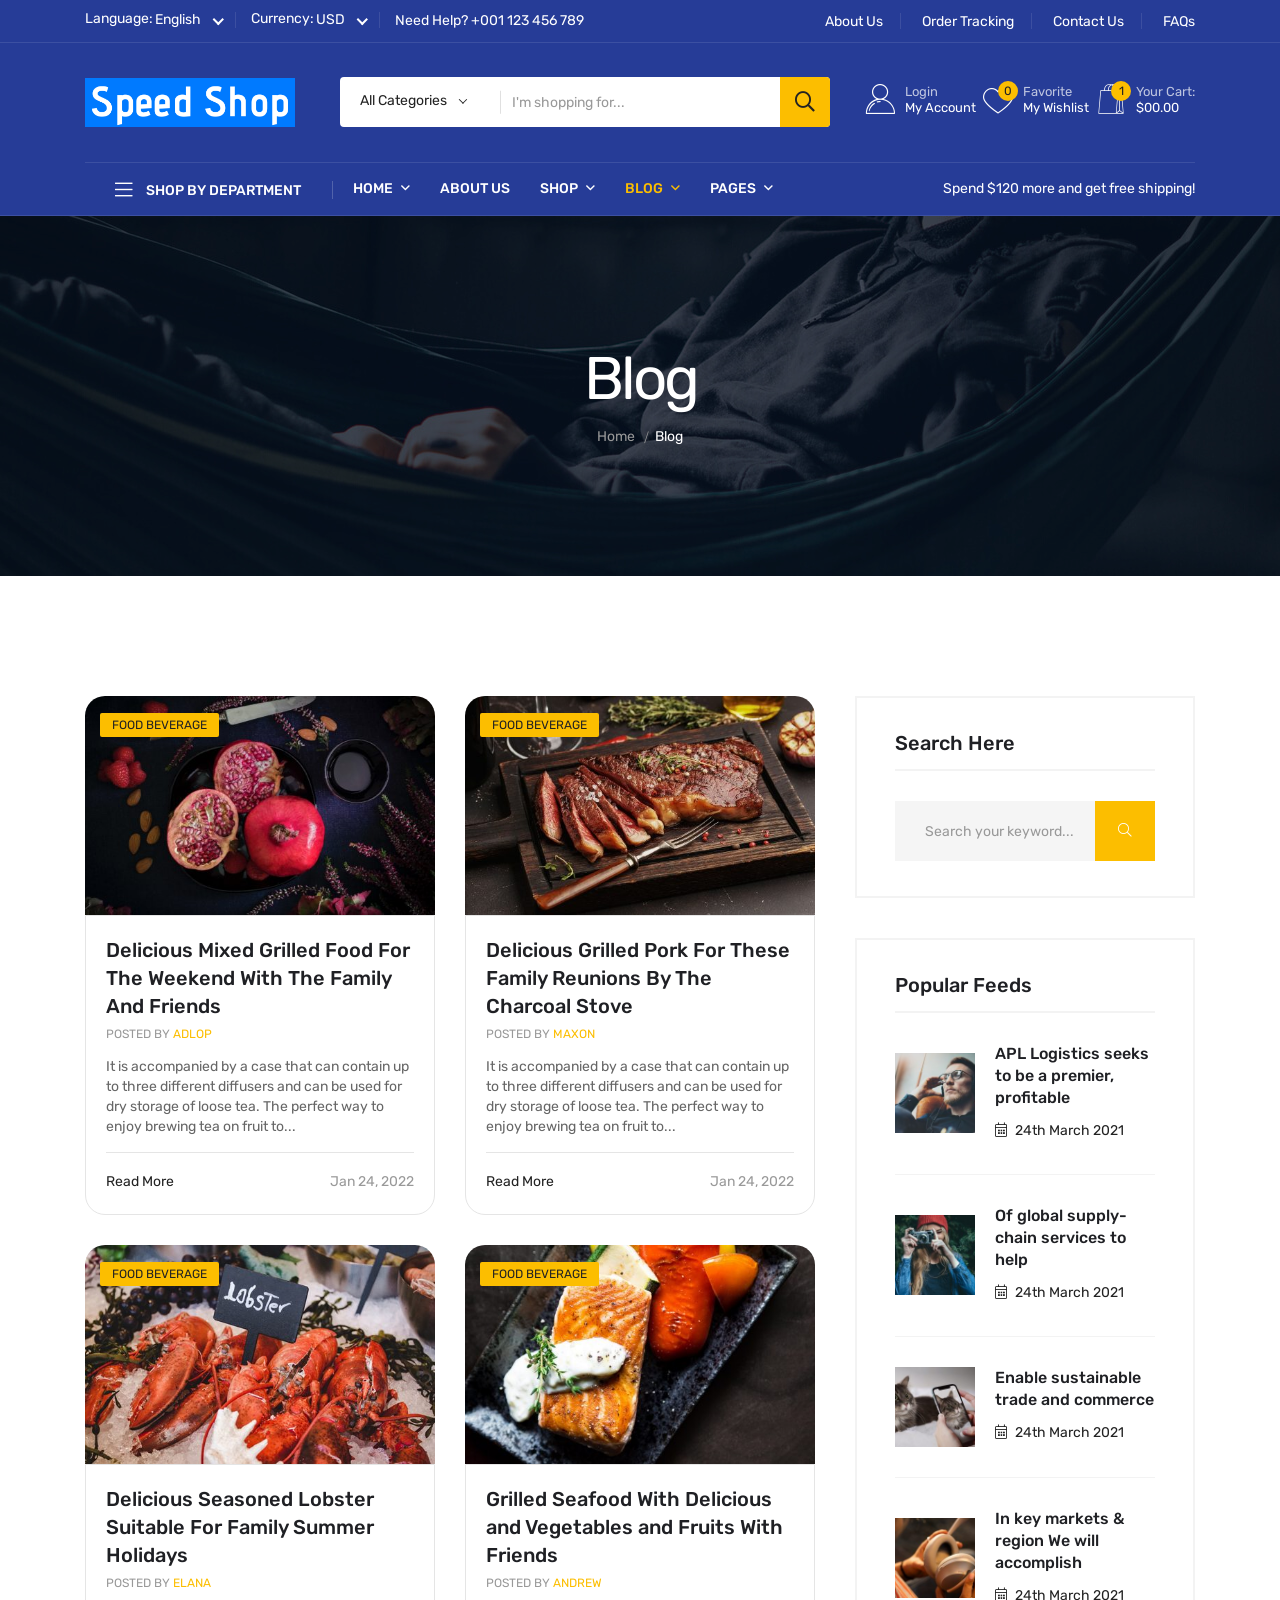
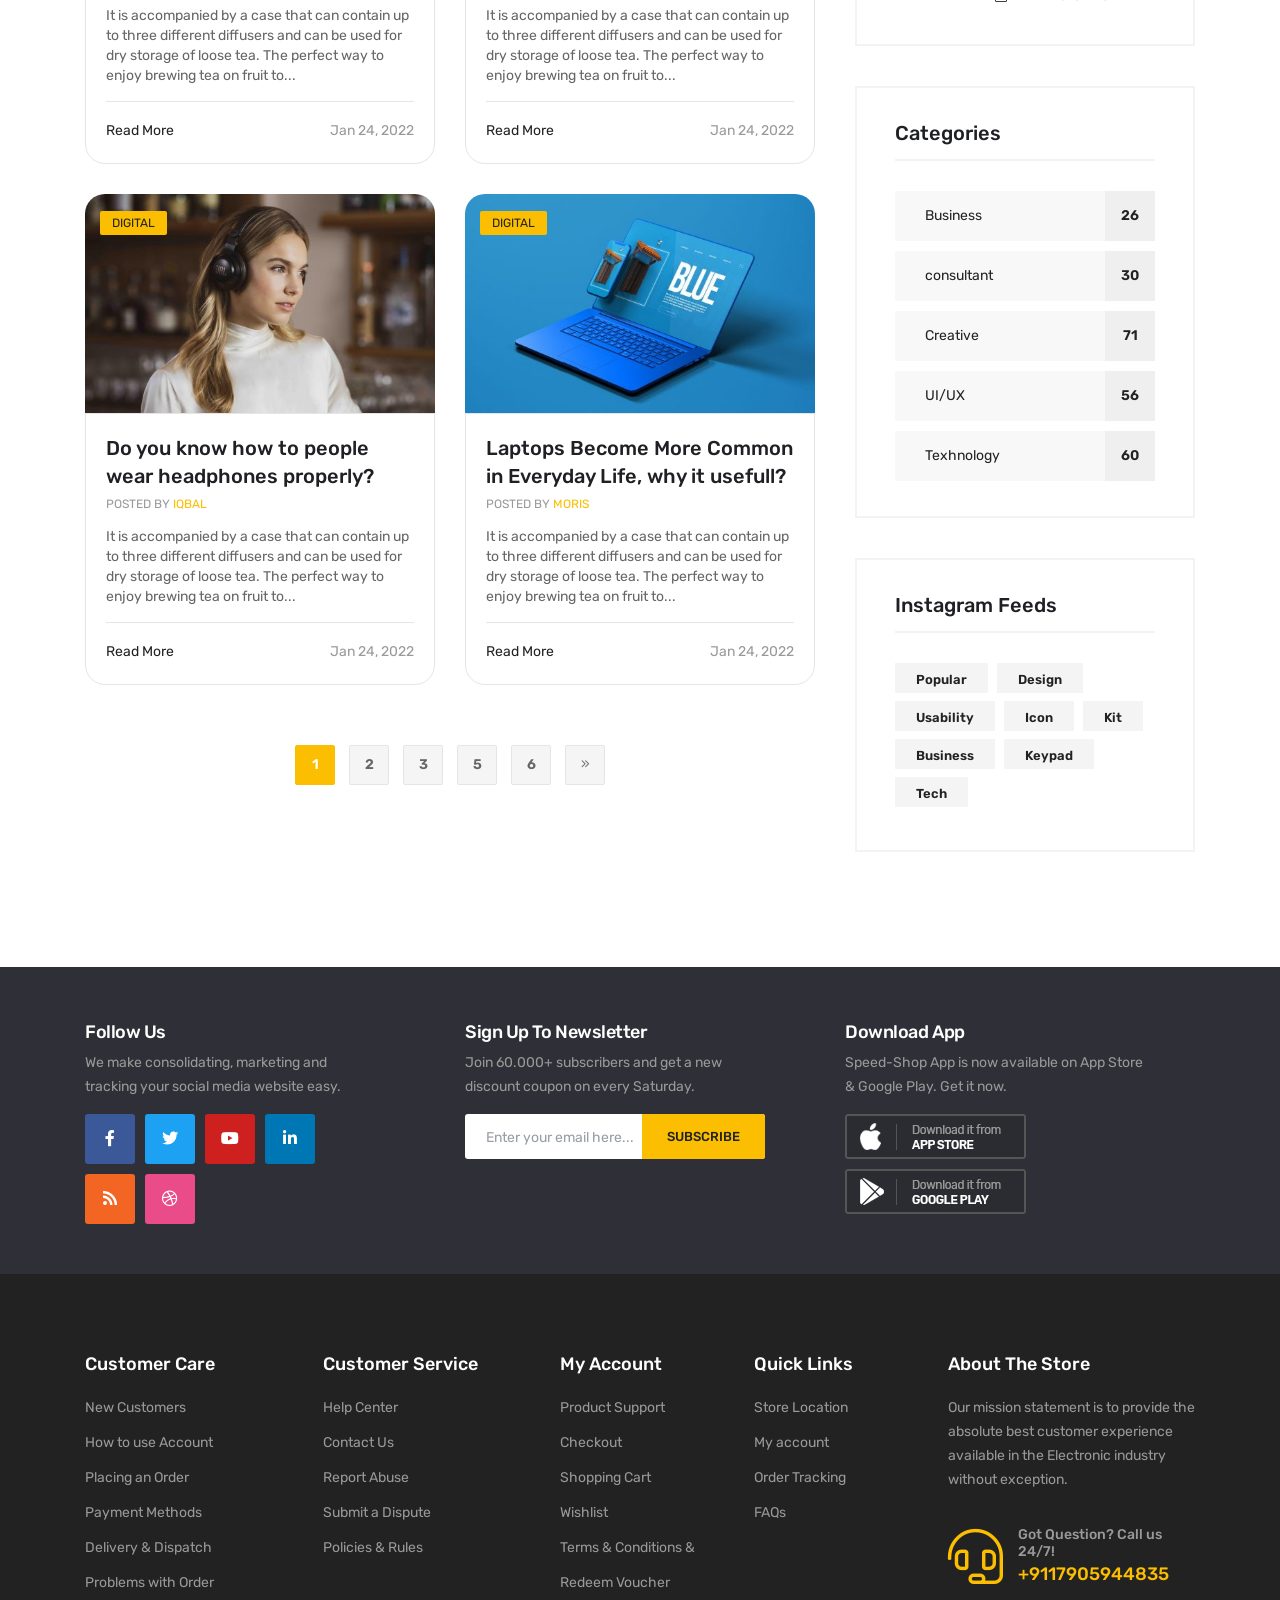
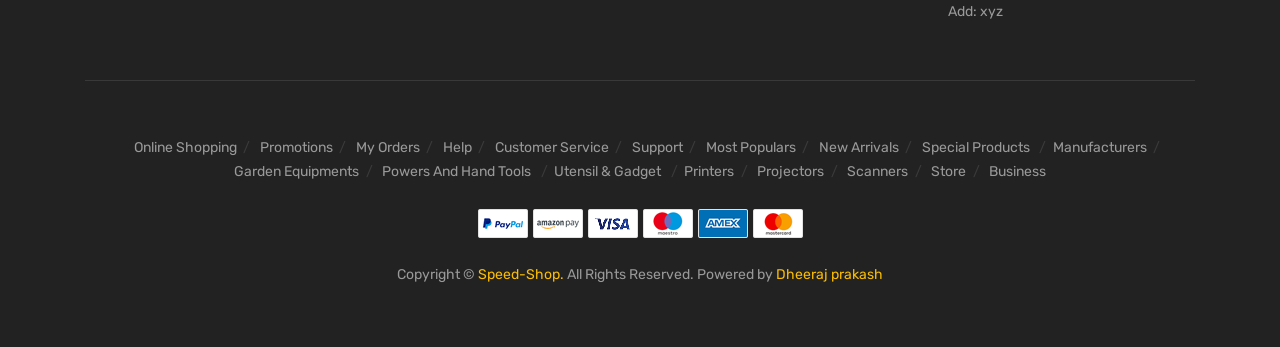
<file: blog.html>
<!doctype html>
<html class="no-js" lang="zxx">
   
<head>
      <meta charset="utf-8">
      <meta http-equiv="x-ua-compatible" content="ie=edge">
      <title>Speed Shop</title>
      <meta name="description" content="">
      <meta name="viewport" content="width=device-width, initial-scale=1">
      <!-- Place favicon.ico in the root directory -->
      <link rel="shortcut icon" type="image/x-icon" href="assets/img/favicon.png">
      <!-- CSS here -->
      <link rel="stylesheet" href="assets/css/preloader.css">
      <link rel="stylesheet" href="assets/css/bootstrap.css">
      <link rel="stylesheet" href="assets/css/meanmenu.css">
      <link rel="stylesheet" href="assets/css/animate.css">
      <link rel="stylesheet" href="assets/css/owl-carousel.css">
      <link rel="stylesheet" href="assets/css/swiper-bundle.css">
      <link rel="stylesheet" href="assets/css/backtotop.css">
      <link rel="stylesheet" href="assets/css/ui-range-slider.css">
      <link rel="stylesheet" href="assets/css/magnific-popup.css">
      <link rel="stylesheet" href="assets/css/nice-select.css">
      <link rel="stylesheet" href="assets/flaticon/flaticon.css">
      <link rel="stylesheet" href="assets/css/font-awesome-pro.css">
      <link rel="stylesheet" href="assets/css/default.css">
      <link rel="stylesheet" href="assets/css/style.css">
   </head>
   <body>
      <!--[if lte IE 9]>
      <p class="browserupgrade">You are using an <strong>outdated</strong> browser. Please <a href="https://browsehappy.com/">upgrade your browser</a> to improve your experience and security.</p>
      <![endif]-->


    <!-- preloader start -->
    <div id="loading">
        <div id="loading-center">
            <div id="loading-center-absolute">
                <svg viewBox="0 0 58 58" id="mustard" class="product">
                <g>
                <path style="fill:#ED7161;" d="M39.869,58H18.131C16.954,58,16,57.046,16,55.869V12.621C16,11.726,16.726,11,17.621,11h22.757
                    C41.274,11,42,11.726,42,12.621v43.248C42,57.046,41.046,58,39.869,58z" />
                <polygon style="fill:#D13834;" points="35,11 23,11 27.615,0 30.385,0 	" />
                <rect x="16" y="16" style="fill:#D75A4A;" width="26" height="2" />
                <rect x="20" y="11" style="fill:#D75A4A;" width="2" height="6" />
                <rect x="25" y="11" style="fill:#D75A4A;" width="2" height="6" />
                <rect x="30" y="11" style="fill:#D75A4A;" width="2" height="6" />
                <rect x="36" y="11" style="fill:#D75A4A;" width="2" height="6" />
                <circle style="fill:#D13834;" cx="29" cy="36" r="10" />
                </g>
                </svg>
                <svg viewBox="0 0 49.818 49.818" id="meat" class="product">
                    <g>
                    <path style="fill:#994530;" d="M0.953,38.891c0,0,3.184,6.921,11.405,9.64c1.827,0.604,3.751,0.751,5.667,0.922
                        c7.866,0.703,26.714-0.971,31.066-18.976c1.367-5.656,0.76-11.612-1.429-17.003C44.51,5.711,37.447-4.233,22.831,2.427
                        c-8.328,3.795-7.696,10.279-5.913,14.787c2.157,5.456-2.243,11.081-8.06,10.316C1.669,26.584-1.825,30.904,0.953,38.891z" />
                    <g>
                        <path style="fill:#D75A4A;" d="M4.69,37.18c0.402,0.785,3.058,5.552,9.111,7.554c1.335,0.441,2.863,0.577,4.482,0.72l0.282,0.025
                            c0.818,0.073,1.698,0.11,2.617,0.11c18.18,0,22.854-11.218,24.02-16.041c1.134-4.693,0.706-9.703-1.235-14.488
                            C41.049,7.874,36.856,4.229,31.506,4.229c-2.21,0-4.683,0.615-7.349,1.83c-2.992,1.364-6.676,3.921-4.13,10.36
                            c1.284,3.25,0.912,6.746-1.023,9.591c-2.17,3.191-6.002,4.901-9.895,4.39c-0.493-0.065-0.966-0.099-1.404-0.099
                            c-1.077,0-2.502,0.198-3.173,1.143C3.765,32.524,3.823,34.609,4.69,37.18z" />
                        <path style="fill:#C64940;" d="M21.184,46.589c-0.948,0-1.858-0.038-2.706-0.114l-0.283-0.025
                            c-1.674-0.147-3.257-0.287-4.706-0.767c-6.376-2.108-9.188-7.073-9.688-8.047l-0.058-0.137c-0.984-2.917-0.993-5.273-0.026-6.635
                            c0.912-1.285,2.89-1.807,5.524-1.456c3.537,0.466,6.959-1.054,8.936-3.961c1.746-2.565,2.082-5.723,0.921-8.661
                            c-3.189-8.065,2.707-10.754,4.645-11.638c9.68-4.407,16.81-1.155,21.152,9.535c2.021,4.981,2.464,10.202,1.28,15.099
                            C44.953,34.836,40.073,46.589,21.184,46.589z M5.613,36.787c0.401,0.758,2.936,5.155,8.503,6.997
                            c1.229,0.406,2.699,0.536,4.256,0.673l0.284,0.025c0.788,0.07,1.639,0.106,2.527,0.106c17.469,0,21.938-10.683,23.048-15.276
                            c1.084-4.487,0.672-9.286-1.19-13.877C40.29,8.663,36.409,5.229,31.506,5.229c-2.067,0-4.4,0.585-6.934,1.74
                            c-3.02,1.376-5.81,3.532-3.615,9.083c1.408,3.563,0.998,7.398-1.126,10.521c-2.404,3.534-6.563,5.386-10.852,4.818
                            c-1.793-0.236-3.197,0.019-3.632,0.632C4.912,32.636,4.756,34.207,5.613,36.787z" />
                    </g>
                    <g>
                        <circle style="fill:#E6E6E6;" cx="32.455" cy="12.779" r="4" />
                        <path style="fill:#7A3726;" d="M32.455,17.779c-2.757,0-5-2.243-5-5s2.243-5,5-5s5,2.243,5,5S35.212,17.779,32.455,17.779z
                            M32.455,9.779c-1.654,0-3,1.346-3,3s1.346,3,3,3s3-1.346,3-3S34.109,9.779,32.455,9.779z" />
                    </g>
                    <path style="fill:#C64940;" d="M25.617,45.684l-1.941-0.479c0.435-1.761-1.063-3.216-3.446-4.859
                        c-2.875-1.984-4.817-5.117-5.327-8.595c-0.186-1.266-0.425-2.285-0.428-2.295l1.922-0.548c0.01,0.028,1.09,3.104,3.978,4.314
                        c2.094,0.877,4.667,0.598,7.648-0.832c11.578-5.554,17.102-2.646,17.332-2.52l-0.967,1.752c-0.04-0.021-4.97-2.48-15.5,2.57
                        c-3.53,1.694-6.662,1.984-9.312,0.863c-0.801-0.339-1.49-0.779-2.078-1.265c0.769,1.974,2.11,3.695,3.867,4.907
                        C23.149,39.931,26.472,42.222,25.617,45.684z" />
                    <path style="fill:#C64940;" d="M27.074,27.586c-5.37,0-7.605-3.694-7.633-3.74l1.727-1.01l-0.863,0.505l0.859-0.511
                        c0.108,0.179,2.714,4.335,9.738,2.105c1.54-0.794,12.038-6.002,15.619-2.289l-1.439,1.389c-1.979-2.052-9.229,0.576-13.332,2.714
                        l-0.154,0.064C29.892,27.364,28.389,27.586,27.074,27.586z" />
                    </g>
                </svg>
                <svg viewBox="0 0 49 49" id="soda" class="product">
                    <g>
                    <path style="fill:#E22F37;" d="M9.5,27V5.918c0-1.362,0.829-2.587,2.094-3.093l0,0C12.642,2.406,13.5,1.14,13.5,0.011L13.5,0v0
                        l11,0l11,0v0v0.011c0,1.129,0.858,2.395,1.906,2.814l0,0c1.265,0.506,2.094,1.73,2.094,3.093V27v-5v21.082
                        c0,1.362-0.829,2.587-2.094,3.093h0c-1.048,0.419-1.906,1.686-1.906,2.814V49l0,0h-11h-11l0,0l0-0.011
                        c0-1.129-0.858-2.395-1.906-2.814h0c-1.265-0.506-2.094-1.73-2.094-3.093V22" />
                    <path style="fill:#F75B57;" d="M18.5,7h-5c-0.553,0-1-0.447-1-1s0.447-1,1-1h5c0.553,0,1,0.447,1,1S19.053,7,18.5,7z" />
                    <path style="fill:#F75B57;" d="M35.5,7h-13c-0.553,0-1-0.447-1-1s0.447-1,1-1h13c0.553,0,1,0.447,1,1S36.053,7,35.5,7z" />
                    <path style="fill:#994530;" d="M18.5,45h-5c-0.553,0-1-0.447-1-1s0.447-1,1-1h5c0.553,0,1,0.447,1,1S19.053,45,18.5,45z" />
                    <path style="fill:#994530;" d="M35.5,45h-13c-0.553,0-1-0.447-1-1s0.447-1,1-1h13c0.553,0,1,0.447,1,1S36.053,45,35.5,45z" />
                    <polygon style="fill:#E6E6E6;" points="39.5,32 9.5,42 9.5,20 39.5,10 	" />
                    <polygon style="fill:#F9D70B;" points="39.5,28 9.5,38 9.5,24 39.5,14 	" />
                    </g>
                </svg>
                <div class="cart-container">
                    <svg viewBox="0 0 512 512" id="cart">
                    <circle cx="376.8" cy="440" r="55" />
                    <circle cx="192" cy="440" r="55" />
                    <polygon points="128,0 0.8,0 0.8,32 104.8,32 136.8,124.8 170.4,124.8 " />
                    <polygon style="fill:#ED7161;" points="250.4,49.6 224,124.8 411.2,124.8 " />
                    <polygon style="fill:#ee5a46;" points="411.2,124.8 224,124.8 170.4,124.8 136.8,124.8 68,124.8 141.6,361.6 427.2,361.6 
                    511.2,124.8 " />
                    <g>
                        <rect x="166.4" y="185.6" style="fill:#FFFFFF;" width="255.2" height="16" />
                        <rect x="166.4" y="237.6" style="fill:#FFFFFF;" width="166.4" height="16" />
                    </g>
                    </svg>
                </div>
            </div>
        </div>
    </div>
    <!-- preloader end -->

      <!-- back to top start -->
      <div class="progress-wrap">
         <svg class="progress-circle svg-content" width="100%" height="100%" viewBox="-1 -1 102 102">
            <path d="M50,1 a49,49 0 0,1 0,98 a49,49 0 0,1 0,-98" />
         </svg>
      </div>
      <!-- back to top end -->
      
    <!-- header-start -->
     <header class="header d-blue-bg">
        <div class="header-top">
            <div class="container">
                <div class="header-inner">
                    <div class="row align-items-center">
                        <div class="col-xl-6 col-lg-7">
                            <div class="header-inner-start">
                                <div class="header__currency border-right">
                                    <div class="s-name">
                                        <span>Language: </span>
                                    </div>
                                    <select>
                                        <option>English</option>
                                        <option>Deutsch</option>
                                        <option>Français</option>
                                        <option>Espanol</option>
                                    </select>
                                </div>
                                <div class="header__lang border-right">
                                    <div class="s-name">
                                        <span>Currency: </span>
                                    </div>
                                    <select>
                                        <option> USD</option>
                                        <option>EUR</option>
                                        <option>INR</option>
                                        <option>BDT</option>
                                        <option>BGD</option>
                                    </select>
                                </div>
                                <div class="support d-none d-sm-block">
                                    <p>Need Help? <a href="tel:+001123456789">+001 123 456 789</a></p>
                                </div>
                            </div>
                        </div>
                        <div class="col-xl-6 col-lg-5 d-none d-lg-block">
                            <div class="header-inner-end text-md-end">
                                <div class="ovic-menu-wrapper">
                                    <ul>
                                        <li><a href="about.html">About Us</a></li>
                                        <li><a href="contact.html">Order Tracking</a></li>
                                        <li><a href="contact.html">Contact Us</a></li>
                                        <li><a href="faq.html">FAQs</a></li>
                                    </ul>
                                </div>
                            </div>
                        </div>
                    </div>
                </div>
            </div>
        </div>
        <div class="header-mid">
            <div class="container">
                <div class="heade-mid-inner">
                    <div class="row align-items-center">
                        <div class="col-xl-3 col-lg-3 col-md-4 col-sm-4">
                            <div class="header__info">
                                <div class="logo">
                                    <a href="index.html" class="logo-image"><img src="assets/img/logo/logo1.png" alt="logo"></a>
                                </div>
                            </div>
                        </div>
                        <div class="col-xl-5 col-lg-4 d-none d-lg-block">
                            <div class="header__search">
                                <form action="#">
                                    <div class="header__search-box">
                                        <input class="search-input" type="text" placeholder="I'm shopping for...">
                                        <button class="button" type="submit"><i class="far fa-search"></i></button>
                                    </div>
                                    <div class="header__search-cat">
                                        <select>
                                            <option>All Categories</option>
                                            <option>Best Seller Products</option>
                                            <option>Top 10 Offers</option>
                                            <option>New Arrivals</option>
                                            <option>Phones &amp; Tablets</option>
                                            <option>Electronics &amp; Digital</option>
                                            <option>Fashion &amp; Clothings</option>
                                            <option>Jewelry &amp; Watches</option>
                                            <option>Health &amp; Beauty</option>
                                            <option>Sound &amp; Speakers</option>
                                            <option>TV &amp; Audio</option>
                                            <option>Computers</option>
                                        </select>
                                    </div>
                                </form>
                            </div>
                        </div>
                        <div class="col-xl-4 col-lg-5 col-md-8 col-sm-8">
                            <div class="header-action">
                                <div class="block-userlink">
                                    <a class="icon-link" href="my-account.html">
                                    <i class="flaticon-user"></i>
                                    <span class="text">
                                    <span class="sub">Login </span>
                                    My Account </span>
                                    </a>
                                </div>
                                <div class="block-wishlist action">
                                    <a class="icon-link" href="wishlist.html">
                                    <i class="flaticon-heart"></i>
                                    <span class="count">0</span>
                                    <span class="text">
                                    <span class="sub">Favorite</span>
                                    My Wishlist </span>
                                    </a>
                                </div>
                                <div class="block-cart action">
                                    <a class="icon-link" href="cart.html">
                                    <i class="flaticon-shopping-bag"></i>
                                    <span class="count">1</span>
                                    <span class="text">
                                    <span class="sub">Your Cart:</span>
                                    $00.00 </span>
                                    </a>
                                    <div class="cart">
                                        <div class="cart__mini">
                                            <ul>
                                                <li>
                                                  <div class="cart__title">
                                                    <h4>Your Cart</h4>
                                                    <span>(1 Item in Cart)</span>
                                                  </div>
                                                </li>
                                                <li>
                                                  <div class="cart__item d-flex justify-content-between align-items-center">
                                                    <div class="cart__inner d-flex">
                                                      <div class="cart__thumb">
                                                        <a href="product-details.html">
                                                          <img src="assets/img/cart/20.jpg" alt="">
                                                        </a>
                                                      </div>
                                                      <div class="cart__details">
                                                        <h6><a href="product-details.html"> Samsung C49J89: £875, Debenhams Plus  </a></h6>
                                                        <div class="cart__price">
                                                          <span>$255.00</span>
                                                        </div>
                                                      </div>
                                                    </div>
                                                    <div class="cart__del">
                                                        <a href="#"><i class="fal fa-times"></i></a>
                                                    </div>
                                                  </div>
                                                </li>
                                                <li>
                                                  <div class="cart__sub d-flex justify-content-between align-items-center">
                                                    <h6>Subtotal</h6>
                                                    <span class="cart__sub-total">$255.00</span>
                                                  </div>
                                                </li>
                                                <li>
                                                    <a href="cart.html" class="wc-cart mb-10">View cart</a>
                                                    <a href="checkout.html" class="wc-checkout">Checkout</a>
                                                </li>
                                            </ul>
                                        </div>
                                    </div>
                                </div>
                            </div>
                        </div>
                    </div>
                </div>
            </div>
        </div>
        <div class="header__bottom">
            <div class="container">
                <div class="row g-0 align-items-center">
                    <div class="col-lg-3">                        
                        <div class="cat__menu-wrapper side-border d-none d-lg-block">
                            <div class="cat-toggle">
                                <button type="button" class="cat-toggle-btn cat-toggle-btn-1"><i class="fal fa-bars"></i> Shop by department</button>
                                <div class="cat__menu">
                                    <nav id="mobile-menu" style="display: block;">
                                        <ul>
                                            <li>
                                                <a href="product.html">All Categories <i class="far fa-angle-down"></i></a>
                                                <ul class="mega-menu">
                                                    <li><a href="product.html">Shop Pages</a>
                                                        <ul class="mega-item">
                                                            <li><a href="product-details.html">Standard SHop Page</a></li>
                                                            <li><a href="product-details.html">Shop Right Sidebar</a></li>
                                                            <li><a href="product-details.html">Shop Left Sidebar</a></li>
                                                            <li><a href="product-details.html">Shop 3 Column</a></li>
                                                            <li><a href="product-details.html">Shop 4 Column</a></li>
                                                        </ul>
                                                    </li>
                                                    <li><a href="product.html">Product Pages</a>
                                                        <ul class="mega-item">
                                                            <li><a href="product-details.html">Product Details</a></li>
                                                            <li><a href="product-details.html">Product V2</a></li>
                                                            <li><a href="product-details.html">Product V3</a></li>
                                                            <li><a href="product-details.html">Varriable Product</a></li>
                                                            <li><a href="product-details.html">External Product</a></li>
                                                        </ul>
                                                    </li>
                                                    <li><a href="product.html">Other Pages</a>
                                                        <ul class="mega-item">
                                                            <li><a href="product-details.html">wishlist</a></li>
                                                            <li><a href="product-details.html">Shopping Cart</a></li>
                                                            <li><a href="product-details.html">Checkout</a></li>
                                                            <li><a href="product-details.html">Login</a></li>
                                                            <li><a href="product-details.html">Register</a></li>
                                                        </ul>
                                                    </li>
                                                    <li><a href="product.html">Phone &amp; Tablets</a>
                                                        <ul class="mega-item">
                                                            <li><a href="product-details.html">Catagory 1</a></li>
                                                            <li><a href="product-details.html">Catagory 2</a></li>
                                                            <li><a href="product-details.html">Catagory 3</a></li>
                                                        </ul>
                                                    </li>
                                                    <li><a href="product.html">Phone &amp; Tablets</a>
                                                        <ul class="mega-item">
                                                            <li><a href="product-details.html">Catagory 1</a></li>
                                                            <li><a href="product-details.html">Catagory 2</a></li>
                                                            <li><a href="product-details.html">Catagory 3</a></li>
                                                        </ul>
                                                    </li>
                                                </ul>
                                            </li>
                                            <li>
                                                <a href="product.html">Phone and Electronics <i class="far fa-angle-down"></i></a>
                                                <ul class="mega-menu mega-menu-2">
                                                    <li><a href="product.html">Shop Pages</a>
                                                        <ul class="mega-item">
                                                            <li><a href="product-details.html">Standard SHop Page</a></li>
                                                            <li><a href="product-details.html">Shop Right Sidebar</a></li>
                                                            <li><a href="product-details.html">Shop Left Sidebar</a></li>
                                                            <li><a href="product-details.html">Shop 3 Column</a></li>
                                                            <li><a href="product-details.html">Shop 4 Column</a></li>
                                                        </ul>
                                                    </li>
                                                    <li><a href="product.html">Product Pages</a>
                                                        <ul class="mega-item">
                                                            <li><a href="product-details.html">Product Details</a></li>
                                                            <li><a href="product-details.html">Product V2</a></li>
                                                            <li><a href="product-details.html">Product V3</a></li>
                                                            <li><a href="product-details.html">Varriable Product</a></li>
                                                            <li><a href="product-details.html">External Product</a></li>
                                                        </ul>
                                                    </li>
                                                    <li><a href="product.html">Other Pages</a>
                                                        <ul class="mega-item">
                                                            <li><a href="product-details.html">wishlist</a></li>
                                                            <li><a href="product-details.html">Shopping Cart</a></li>
                                                            <li><a href="product-details.html">Checkout</a></li>
                                                            <li><a href="product-details.html">Login</a></li>
                                                            <li><a href="product-details.html">Register</a></li>
                                                        </ul>
                                                    </li>
                                                    <li><a href="product.html">Phone &amp; Tablets</a>
                                                        <ul class="mega-item">
                                                            <li><a href="product-details.html">Catagory 1</a></li>
                                                            <li><a href="product-details.html">Catagory 2</a></li>
                                                            <li><a href="product-details.html">Catagory 3</a></li>
                                                        </ul>
                                                    </li>
                                                    <li><a href="product.html">Phone &amp; Tablets</a>
                                                        <ul class="mega-item">
                                                            <li><a href="product-details.html">Catagory 1</a></li>
                                                            <li><a href="product-details.html">Catagory 2</a></li>
                                                            <li><a href="product-details.html">Catagory 3</a></li>
                                                        </ul>
                                                    </li>
                                                </ul>
                                            </li>
                                            <li>
                                                <a href="product.html">Best Seller Products
                                                    <span class="cat-label">hot!</span>
                                                    <i class="far fa-angle-down"></i>
                                                </a>
                                                <ul class="mega-menu">
                                                    <li><a href="product.html">Shop Pages</a>
                                                        <ul class="mega-item">
                                                            <li><a href="product-details.html">Standard SHop Page</a></li>
                                                            <li><a href="product-details.html">Shop Right Sidebar</a></li>
                                                            <li><a href="product-details.html">Shop Left Sidebar</a></li>
                                                            <li><a href="product-details.html">Shop 3 Column</a></li>
                                                            <li><a href="product-details.html">Shop 4 Column</a></li>
                                                        </ul>
                                                    </li>
                                                    <li><a href="product.html">Product Pages</a>
                                                        <ul class="mega-item">
                                                            <li><a href="product-details.html">Product Details</a></li>
                                                            <li><a href="product-details.html">Product V2</a></li>
                                                            <li><a href="product-details.html">Product V3</a></li>
                                                            <li><a href="product-details.html">Varriable Product</a></li>
                                                            <li><a href="product-details.html">External Product</a></li>
                                                        </ul>
                                                    </li>
                                                    <li><a href="product.html">Other Pages</a>
                                                        <ul class="mega-item">
                                                            <li><a href="product-details.html">wishlist</a></li>
                                                            <li><a href="product-details.html">Shopping Cart</a></li>
                                                            <li><a href="product-details.html">Checkout</a></li>
                                                            <li><a href="product-details.html">Login</a></li>
                                                            <li><a href="product-details.html">Register</a></li>
                                                        </ul>
                                                    </li>
                                                    <li><a href="product.html">Phone &amp; Tablets</a>
                                                        <ul class="mega-item">
                                                            <li><a href="product-details.html">Catagory 1</a></li>
                                                            <li><a href="product-details.html">Catagory 2</a></li>
                                                            <li><a href="product-details.html">Catagory 3</a></li>
                                                        </ul>
                                                    </li>
                                                    <li><a href="product.html">Phone &amp; Tablets</a>
                                                        <ul class="mega-item">
                                                            <li><a href="product-details.html">Catagory 1</a></li>
                                                            <li><a href="product-details.html">Catagory 2</a></li>
                                                            <li><a href="product-details.html">Catagory 3</a></li>
                                                        </ul>
                                                    </li>
                                                </ul>
                                            </li>
                                            <li>
                                                <a href="product.html">Top 10 Offers
                                                    <span class="cat-label green">new!</span>
                                                </a>
                                            </li>
                                            <li>
                                                <a href="product.html">New Arrivals <i class="far fa-angle-down"></i></a>
                                                <ul class="submenu">
                                                    <li><a href="product.html">Home Appliances</a></li>
                                                    <li><a href="product.html">Technology</a>
                                                        <ul class="submenu">
                                                            <li><a href="product.html">Storage Devices</a></li>
                                                            <li><a href="product.html">Monitors</a></li>
                                                            <li><a href="product.html">Laptops</a></li>
                                                        </ul>
                                                    </li>
                                                    <li><a href="product.html">Office Equipments</a></li>
                                                </ul>
                                            </li>
                                            <li><a href="product.html">TV &amp; Audio</a></li>
                                            <li><a href="product.html">Electronics &amp; Digital</a></li>
                                            <li class="d-laptop-none"><a href="product.html">Fashion &amp; Clothings</a></li>
                                            <li class="d-laptop-none"><a href="product.html">Jewelry &amp; Watches</a></li>
                                            <li><a href="product.html">Health &amp; Beauty</a></li>
                                        </ul>
                                    </nav>
                                </div>
                            </div>
                        </div>
                    </div>
                    <div class="col-lg-6 col-md-6 col-3">
                      <div class="header__bottom-left d-flex d-xl-block align-items-center">
                        <div class="side-menu d-lg-none mr-20">
                          <button type="button" class="side-menu-btn offcanvas-toggle-btn"><i class="fas fa-bars"></i></button>
                        </div>
                        <div class="main-menu d-none d-lg-block">
                            <nav>
                                <ul>
                                    <li>
                                        <a href="index.html">Home <i class="far fa-angle-down"></i></a>
                                        <ul class="megamenu-1">
                                            <li><a href="index.html">Home Pages</a>
                                                <ul class="mega-item">
                                                    <li><a href="index.html">Home One</a></li>
                                                    <li><a href="index-2.html">Home Two</a></li>
                                                    <li><a href="index-3.html">Home Three</a></li>
                                                    <li><a href="product-details.html">Shop 3 Column</a></li>
                                                    <li><a href="product-details.html">Shop 4 Column</a></li>
                                                </ul>
                                            </li>
                                            <li><a href="shop.html">Product Pages</a>
                                                <ul class="mega-item">
                                                    <li><a href="product-details.html">Product Details</a></li>
                                                    <li><a href="product-details.html">Product V2</a></li>
                                                    <li><a href="product-details.html">Product V3</a></li>
                                                    <li><a href="product-details.html">Varriable Product</a></li>
                                                    <li><a href="product-details.html">External Product</a></li>
                                                </ul>
                                            </li>
                                            <li><a href="shop.html">Other Pages</a>
                                                <ul class="mega-item">
                                                    <li><a href="product-details.html">wishlist</a></li>
                                                    <li><a href="product-details.html">Shopping Cart</a></li>
                                                    <li><a href="product-details.html">Checkout</a></li>
                                                    <li><a href="product-details.html">Login</a></li>
                                                    <li><a href="product-details.html">Register</a></li>
                                                </ul>
                                            </li>
                                            <li><a href="shop.html">Phone &amp; Tablets</a>
                                                <ul class="mega-item">
                                                    <li><a href="product-details.html">Catagory 1</a></li>
                                                    <li><a href="product-details.html">Catagory 2</a></li>
                                                    <li><a href="product-details.html">Catagory 3</a></li>
                                                    <li><a href="product-details.html">Catagory 4</a></li>
                                                </ul>
                                            </li>
                                            <li><a href="shop.html">Phone &amp; Tablets</a>
                                                <ul class="mega-item">
                                                    <li><a href="product-details.html">Catagory 1</a></li>
                                                    <li><a href="product-details.html">Catagory 2</a></li>
                                                    <li><a href="product-details.html">Catagory 3</a></li>
                                                    <li><a href="product-details.html">Catagory 4</a></li>
                                                </ul>
                                            </li>
                                        </ul>
                                    </li>
                                    <li><a href="about.html">About Us</a></li>
                                    <li class="has-mega"><a href="shop.html">Shop <i class="far fa-angle-down"></i></a>
                                        <div class="mega-menu">
                                            <div class="container container-mega">
                                                <ul>
                                                    <li>
                                                        <ul>
                                                        <li class="title"><a href="shop.html">SHOP LAYOUT</a></li>
                                                        <li><a href="shop.html">Pagination</a></li>
                                                        <li><a href="shop.html">Ajax Load More</a></li>
                                                        <li><a href="shop.html">Infinite Scroll</a></li>
                                                        <li><a href="shop.html">Sidebar Right</a></li>
                                                        <li><a href="shop.html">Sidebar Left</a></li>
                                                        </ul>
                                                    </li>
                                                    <li>
                                                        <ul>
                                                        <li class="title"><a href="shop.html">SHOP PAGES</a></li>
                                                        <li><a href="shop.html">List View</a></li>
                                                        <li><a href="shop.html">Small Products</a></li>
                                                        <li><a href="shop.html">Large Products</a></li>
                                                        <li><a href="shop.html">Shop — 3 Items</a></li>
                                                        <li><a href="shop.html">Shop — 4 Items</a></li>
                                                        <li><a href="shop.html">Shop — 5 Items</a></li>
                                                        </ul>
                                                    </li>
                                                    <li>
                                                        <ul>
                                                        <li class="title"><a href="shop.html">PRODUCT LAYOUT</a></li>
                                                        <li><a href="shop.html">Description Sticky</a></li>
                                                        <li><a href="shop.html">Product Carousel</a></li>
                                                        <li><a href="shop.html">Gallery Modern</a></li>
                                                        <li><a href="shop.html">Thumbnail Left</a></li>
                                                        <li><a href="shop.html">Thumbnail Right</a></li>
                                                        <li><a href="shop.html">Thumbnail Botttom</a></li>
                                                        </ul>
                                                    </li>
                                                    <li>
                                                        <ul>
                                                        <li class="title"><a href="shop.html">Basketball</a></li>
                                                        <li><a href="shop.html">East Hampton Fleece</a></li>
                                                        <li><a href="shop.html">Faxon Canvas Low</a></li>
                                                        <li><a href="shop.html">Habitasse Dictumst</a></li>
                                                        <li><a href="shop.html">Kaoreet Lobortis</a></li>
                                                        <li><a href="shop.html">NikeCourt Zoom</a></li>
                                                        <li><a href="shop.html">NikeCourts Air Zoom</a></li>
                                                        </ul>
                                                    </li>
                                                    <li>
                                                        <ul>
                                                        <li class="title"><a href="shop.html">Basketball</a></li>
                                                        <li><a href="shop.html">East Hampton Fleece</a></li>
                                                        <li><a href="shop.html">Faxon Canvas Low</a></li>
                                                        <li><a href="shop.html">Habitasse Dictumst</a></li>
                                                        <li><a href="shop.html">Kaoreet Lobortis</a></li>
                                                        <li><a href="shop.html">NikeCourt Zoom</a></li>
                                                        <li><a href="shop.html">NikeCourts Air Zoom</a></li>
                                                        </ul>
                                                    </li>
                                                    <li class="mega-image hover-effect" style="background-image: url(assets/img/bg/menu-item.jpg);"> 
                                                        <ul>
                                                          <li><a href="shop.html">
                                                            <h4>Top Cameras <br> Bestseller Products</h4>
                                                            <h5>4K</h5>
                                                            <h6>Sale Up To <span>60% Off</span></h6>
                                                          </a></li>
                                                        </ul>
                                                    </li>
                                                </ul>
                                            </div>
                                            <div class="offer mt-40">
                                                <p><b>30% OFF</b> the shipping of your first order with the code: <b>Speed-Shop-SALE30</b></p>
                                            </div>
                                        </div>
                                    </li>
                                    <li><a href="blog.html" class="active">Blog <i class="far fa-angle-down"></i></a>
                                        <ul class="submenu">
                                            <li><a href="blog.html" class="active">Blog</a></li>
                                            <li><a href="blog-details.html">Blog Details</a></li>
                                        </ul>
                                    </li>
                                    <li>
                                        <a href="about.html">Pages <i class="far fa-angle-down"></i></a>
                                        <ul class="submenu">
                                            <li><a href="my-account.html">My Account</a></li>
                                            <li><a href="product-details.html">Product Details</a></li>
                                            <li><a href="faq.html">FAQs pages</a></li>
                                            <li><a href="cart.html">Cart</a></li>
                                            <li><a href="wishlist.html">Wishlist</a></li>
                                            <li><a href="checkout.html">Checkout</a></li>
                                            <li><a href="contact.html">Contact Us</a></li>
                                            <li><a href="404.html">404 Error</a></li>
                                        </ul>
                                    </li>
                                </ul>
                            </nav>
                        </div>
                      </div>
                    </div>
                    <div class="col-lg-3 col-md-6 col-9">
                        <div class="shopeing-text text-sm-end">
                            <p>Spend $120 more and get free shipping!</p>
                        </div>
                    </div>
                </div>
            </div>
        </div>
     </header>
     <!-- header-end -->

    <!-- offcanvas area start -->
    <div class="offcanvas__area">
        <div class="offcanvas__wrapper">
        <div class="offcanvas__close">
            <button class="offcanvas__close-btn" id="offcanvas__close-btn">
                <i class="fal fa-times"></i>
            </button>
        </div>
        <div class="offcanvas__content">
            <div class="offcanvas__logo mb-40">
                <a href="index.html">
                <img src="assets/img/logo/logo-white.png" alt="logo">
                </a>
            </div>
            <div class="offcanvas__search mb-25">
                <form action="#">
                    <input type="text" placeholder="What are you searching for?">
                    <button type="submit" ><i class="far fa-search"></i></button>
                </form>
            </div>
            <div class="mobile-menu fix"></div>
            <div class="offcanvas__action">

            </div>
        </div>
        </div>
    </div>
    <!-- offcanvas area end -->      
    <div class="body-overlay"></div>
    <!-- offcanvas area end -->

    <main>
        <!-- page-banner-area-start -->
        <div class="page-banner-area page-banner-height-2" data-background="assets/img/banner/page-banner-4.jpg">
            <div class="container">
                <div class="row">
                    <div class="col-xl-12">
                        <div class="page-banner-content text-center">
                            <h4 class="breadcrumb-title">Blog</h4>
                            <div class="breadcrumb-two">
                                <nav>
                                   <nav class="breadcrumb-trail breadcrumbs">
                                      <ul class="breadcrumb-menu">
                                         <li class="breadcrumb-trail">
                                            <a href="index.html"><span>Home</span></a>
                                         </li>
                                         <li class="trail-item">
                                            <span>Blog</span>
                                         </li>
                                      </ul>
                                   </nav> 
                                </nav>
                            </div>
                        </div>
                    </div>
                </div>
            </div>
        </div>
        <!-- page-banner-area-end -->

        <!-- news-detalis-area-start -->
        <div class="blog-area mt-120 mb-75">
            <div class="container">
               <div class="row">
                  <div class="col-xl-8 col-lg-7">
                    <div class="row">
                        <div class="col-xl-6">
                            <div class="single-smblog mb-30">
                                <div class="smblog-thum">
                                    <div class="blog-image w-img">
                                        <a href="blog-details.html"><img src="assets/img/blog/sm-b2-1.jpg" alt=""></a>
                                    </div>
                                    <div class="blog-tag blog-tag-2">
                                        <a href="blog.html">Food Beverage</a>
                                    </div>
                                </div>
                                <div class="smblog-content smblog-content-3">
                                    <h6><a href="blog-details.html">Delicious Mixed Grilled Food For The Weekend With The Family And Friends</a></h6>
                                    <span class="author mb-10">posted by <a href="#">Adlop</a></span>
                                    <p>It is accompanied by a case that can contain up to three different diffusers and can be used for dry storage of loose tea. The perfect way to enjoy brewing tea on fruit to...</p>
                                    <div class="smblog-foot pt-15">
                                        <div class="post-readmore">
                                            <a href="blog-details.html"> Read More <span class="icon"></span></a>
                                        </div>
                                        <div class="post-date">
                                            <a href="blog-details.html">Jan 24, 2022</a>
                                        </div>
                                    </div>
                                </div>
                            </div>
                        </div>
                        <div class="col-xl-6">
                            <div class="single-smblog mb-30">
                                <div class="smblog-thum">
                                    <div class="blog-image w-img">
                                        <a href="blog-details.html"><img src="assets/img/blog/sm-b2-2.jpg" alt=""></a>
                                    </div>
                                    <div class="blog-tag blog-tag-2">
                                        <a href="blog.html">Food Beverage</a>
                                    </div>
                                </div>
                                <div class="smblog-content smblog-content-3">
                                    <h6><a href="blog-details.html">Delicious Grilled Pork For These Family Reunions By The Charcoal Stove</a></h6>
                                    <span class="author mb-10">posted by <a href="#">Maxon</a></span>
                                    <p>It is accompanied by a case that can contain up to three different diffusers and can be used for dry storage of loose tea. The perfect way to enjoy brewing tea on fruit to...</p>
                                    <div class="smblog-foot pt-15">
                                        <div class="post-readmore">
                                            <a href="blog-details.html"> Read More <span class="icon"></span></a>
                                        </div>
                                        <div class="post-date">
                                            <a href="blog-details.html">Jan 24, 2022</a>
                                        </div>
                                    </div>
                                </div>
                            </div>
                        </div>
                        <div class="col-xl-6">
                            <div class="single-smblog mb-30">
                                <div class="smblog-thum">
                                    <div class="blog-image w-img">
                                        <a href="blog-details.html"><img src="assets/img/blog/sm-b2-3.jpg" alt=""></a>
                                    </div>
                                    <div class="blog-tag blog-tag-2">
                                        <a href="blog.html">Food Beverage</a>
                                    </div>
                                </div>
                                <div class="smblog-content smblog-content-3">
                                    <h6><a href="blog-details.html">Delicious Seasoned Lobster Suitable For Family Summer Holidays</a></h6>
                                    <span class="author mb-10">posted by <a href="#">Elana</a></span>
                                    <p>It is accompanied by a case that can contain up to three different diffusers and can be used for dry storage of loose tea. The perfect way to enjoy brewing tea on fruit to...</p>
                                    <div class="smblog-foot pt-15">
                                        <div class="post-readmore">
                                            <a href="blog-details.html"> Read More <span class="icon"></span></a>
                                        </div>
                                        <div class="post-date">
                                            <a href="blog-details.html">Jan 24, 2022</a>
                                        </div>
                                    </div>
                                </div>
                            </div>
                        </div>
                        <div class="col-xl-6">
                            <div class="single-smblog mb-30">
                                <div class="smblog-thum">
                                    <div class="blog-image w-img">
                                        <a href="blog-details.html"><img src="assets/img/blog/sm-b2-4.jpg" alt=""></a>
                                    </div>
                                    <div class="blog-tag blog-tag-2">
                                        <a href="blog.html">Food Beverage</a>
                                    </div>
                                </div>
                                <div class="smblog-content smblog-content-3">
                                    <h6><a href="blog-details.html">Grilled Seafood With Delicious and Vegetables and Fruits With Friends</a></h6>
                                    <span class="author mb-10">posted by <a href="#">Andrew</a></span>
                                    <p>It is accompanied by a case that can contain up to three different diffusers and can be used for dry storage of loose tea. The perfect way to enjoy brewing tea on fruit to...</p>
                                    <div class="smblog-foot pt-15">
                                        <div class="post-readmore">
                                            <a href="blog-details.html"> Read More <span class="icon"></span></a>
                                        </div>
                                        <div class="post-date">
                                            <a href="blog-details.html">Jan 24, 2022</a>
                                        </div>
                                    </div>
                                </div>
                            </div>
                        </div>
                        <div class="col-xl-6">
                            <div class="single-smblog mb-30">
                                <div class="smblog-thum">
                                    <div class="blog-image w-img">
                                        <a href="blog-details.html"><img src="assets/img/blog/sm-b2-5.jpg" alt=""></a>
                                    </div>
                                    <div class="blog-tag blog-tag-2">
                                        <a href="blog.html">Digital</a>
                                    </div>
                                </div>
                                <div class="smblog-content smblog-content-3">
                                    <h6><a href="blog-details.html">Do you know how to people wear headphones properly?</a></h6>
                                    <span class="author mb-10">posted by <a href="#">Iqbal</a></span>
                                    <p>It is accompanied by a case that can contain up to three different diffusers and can be used for dry storage of loose tea. The perfect way to enjoy brewing tea on fruit to...</p>
                                    <div class="smblog-foot pt-15">
                                        <div class="post-readmore">
                                            <a href="blog-details.html"> Read More <span class="icon"></span></a>
                                        </div>
                                        <div class="post-date">
                                            <a href="blog-details.html">Jan 24, 2022</a>
                                        </div>
                                    </div>
                                </div>
                            </div>
                        </div>
                        <div class="col-xl-6">
                            <div class="single-smblog mb-30">
                                <div class="smblog-thum">
                                    <div class="blog-image w-img">
                                        <a href="blog-details.html"><img src="assets/img/blog/sm-b2-6.jpg" alt=""></a>
                                    </div>
                                    <div class="blog-tag blog-tag-2">
                                        <a href="blog.html">Digital</a>
                                    </div>
                                </div>
                                <div class="smblog-content smblog-content-3">
                                    <h6><a href="blog-details.html">Laptops Become More Common in Everyday Life, why it usefull?</a></h6>
                                    <span class="author mb-10">posted by <a href="#">Moris</a></span>
                                    <p>It is accompanied by a case that can contain up to three different diffusers and can be used for dry storage of loose tea. The perfect way to enjoy brewing tea on fruit to...</p>
                                    <div class="smblog-foot pt-15">
                                        <div class="post-readmore">
                                            <a href="blog-details.html"> Read More <span class="icon"></span></a>
                                        </div>
                                        <div class="post-date">
                                            <a href="blog-details.html">Jan 24, 2022</a>
                                        </div>
                                    </div>
                                </div>
                            </div>
                        </div>
                    </div>
                    <div class="row">
                        <div class="col-xl-12">
                            <div class="basic-pagination text-center pt-30 pb-30">
                                <nav>
                                   <ul>
                                      <li>
                                         <a href="blog.html" class="active">1</a>
                                      </li>
                                      <li>
                                         <a href="blog.html">2</a>
                                      </li>
                                      <li>
                                         <a href="blog.html">3</a>
                                      </li>
                                     <li>
                                        <a href="blog.html">5</a>
                                     </li>
                                     <li>
                                        <a href="blog.html">6</a>
                                     </li>
                                      <li>
                                         <a href="shop.html">
                                            <i class="fal fa-angle-double-right"></i>
                                         </a>
                                      </li>
                                   </ul>
                                 </nav>
                             </div>
                        </div>
                    </div>
                  </div>
                  <div class="col-xl-4 col-lg-5">
                     <div class="news-sidebar pl-10">
                        <div class="row">
                            <div class="col-lg-12 col-md-12">
                                <div class="widget">
                                    <h6 class="sidebar-title"> Search Here</h6>
                                    <div class="n-sidebar-search">
                                        <input type="text" placeholder="Search your keyword...">
                                        <a href="#"><i class="fal fa-search"></i></a>
                                    </div>
                                </div>
                            </div>
                            <div class="col-lg-12 col-md-12">
                              <div class="widget">
                                 <h6 class="sidebar-title">Popular Feeds</h6>
                                 <div class="n-sidebar-feed">
                                       <ul>
                                          <li>
                                             <div class="feed-number">
                                                   <a href="blog-details.html"><img src="assets/img/blog/sm-b-1.jpg" alt=""></a>
                                             </div>
                                             <div class="feed-content">
                                                   <h6><a href="blog-details.html">APL Logistics seeks to be a premier, profitable</a></h6>
                                                   <span class="feed-date">
                                                      <i class="fal fa-calendar-alt"></i> 24th March 2021
                                                   </span>
                                             </div>
                                          </li>
                                          <li>
                                             <div class="feed-number">
                                                   <a href="blog-details.html"><img src="assets/img/blog/sm-b-2.jpg" alt=""></a>
                                             </div>
                                             <div class="feed-content">
                                                   <h6><a href="blog-details.html">Of global supply-chain services to help</a></h6>
                                                   <span class="feed-date">
                                                      <i class="fal fa-calendar-alt"></i> 24th March 2021
                                                   </span>
                                             </div>
                                          </li>
                                          <li>
                                             <div class="feed-number">
                                                <a href="blog-details.html"><img src="assets/img/blog/sm-b-3.jpg" alt=""></a>
                                             </div>
                                             <div class="feed-content">
                                                   <h6><a href="blog-details.html">Enable sustainable trade and commerce</a></h6>
                                                   <span class="feed-date">
                                                      <i class="fal fa-calendar-alt"></i> 24th March 2021
                                                   </span>
                                             </div>
                                          </li>
                                          <li>
                                             <div class="feed-number">
                                                <a href="blog-details.html"><img src="assets/img/blog/sm-b-4.jpg" alt=""></a>
                                             </div>
                                             <div class="feed-content">
                                                   <h6><a href="blog-details.html">In key markets & region We will accomplish</a>
                                                   </h6>
                                                   <span class="feed-date">
                                                      <i class="fal fa-calendar-alt"></i> 24th March 2021
                                                   </span>
                                             </div>
                                          </li>
                                       </ul>
                                 </div>
                              </div>
                            </div>
                            <div class="col-lg-12 col-md-6">
                                <div class="widget">
                                    <h6 class="sidebar-title">Categories</h6>
                                    <ul class="n-sidebar-categories">
                                        <li>
                                            <a href="blog-details.html">
                                                <div class="single-category p-relative mb-10">
                                                    Business
                                                    <span class="category-number">26</span>
                                                </div>
                                            </a>
                                        </li>
                                        <li>
                                            <a href="blog-details.html">
                                                <div class="single-category p-relative mb-10">
                                                    consultant
                                                    <span class="category-number">30</span>
                                                </div>
                                            </a>
                                        </li>
                                        <li>
                                            <a href="blog-details.html">
                                                <div class="single-category p-relative mb-10">
                                                    Creative
                                                    <span class="category-number">71</span>
                                                </div>
                                            </a>
                                        </li>
                                        <li>
                                            <a href="blog-details.html">
                                                <div class="single-category p-relative mb-10">
                                                    UI/UX
                                                    <span class="category-number">56</span>
                                                </div>
                                            </a>
                                        </li>
                                        <li>
                                            <a href="blog-details.html">
                                                <div class="single-category p-relative">
                                                    Texhnology
                                                    <span class="category-number">60</span>
                                                </div>
                                            </a>
                                        </li>
                                    </ul>
                                </div>
                            </div>
                            <div class="col-lg-12 col-md-6">
                                <div class="widget">
                                    <h6 class="sidebar-title">Instagram Feeds</h6>
                                    <div class="dktags">
                                       <a class="single-tag" href="#">Popular</a>
                                       <a class="single-tag" href="#">Design</a>
                                       <a class="single-tag" href="#">Usability</a>
                                       <a class="single-tag" href="#">Icon</a>
                                       <a class="single-tag" href="#">Kit</a>
                                       <a class="single-tag" href="#">Business</a>
                                       <a class="single-tag" href="#">Keypad</a>
                                       <a class="single-tag" href="#">Tech</a>
                                   </div>
                                </div>
                            </div>
                        </div>
                    </div>
                  </div>
               </div>
            </div>
         </div>
         <!-- news-detalis-area-end  -->

        <!-- cta-area-start -->
        <section class="cta-area d-ldark-bg pt-55 pb-10">
            <div class="container">
                <div class="row">
                    <div class="col-lg-4 col-md-6">
                        <div class="cta-item cta-item-d mb-30">
                            <h5 class="cta-title">Follow Us</h5>
                            <p>We make consolidating, marketing and tracking your social media website easy.</p>
                            <div class="cta-social">
                                <div class="social-icon">
                                    <a href="#" class="facebook"><i class="fab fa-facebook-f"></i></a>
                                    <a href="#" class="twitter"><i class="fab fa-twitter"></i></a>
                                    <a href="#" class="youtube"><i class="fab fa-youtube"></i></a>
                                    <a href="#" class="linkedin"><i class="fab fa-linkedin-in"></i></a>
                                    <a href="#" class="rss"><i class="fas fa-rss"></i></a>
                                    <a href="#" class="dribbble"><i class="fab fa-dribbble"></i></a>
                                </div>
                            </div>
                        </div>
                    </div>
                    <div class="col-lg-4 col-md-6">
                        <div class="cta-item mb-30">
                            <h5 class="cta-title">Sign Up To Newsletter</h5>
                            <p>Join 60.000+ subscribers and get a new discount coupon  on every Saturday.</p>
                            <div class="subscribe__form">
                                <form action="#">
                                    <input type="email" placeholder="Enter your email here...">
                                    <button>subscribe</button>
                                </form>
                            </div>
                        </div>
                    </div>
                    <div class="col-lg-4 col-md-6">
                        <div class="cta-item mb-30">
                            <h5 class="cta-title">Download App</h5>
                            <p>Speed-Shop App is now available on App Store & Google Play. Get it now.</p>
                            <div class="cta-apps">
                                <div class="apps-store">
                                    <a href="#"><img src="assets/img/brand/app_ios.png" alt=""></a>
                                    <a href="#"><img src="assets/img/brand/app_android.png" alt=""></a>
                                </div>
                            </div>
                        </div>
                    </div>
                </div>
            </div>

        </section>
        <!-- cta-area-end -->

    </main>

    <!-- footer-start -->
    <footer>
        <div class="fotter-area d-dark-bg">
            <div class="footer__top pt-80 pb-15">
                <div class="container">
                    <div class="row">
                        <div class="col-xl-5 col-lg-4 order-last-md">
                            <div class="row">
                                <div class="col-xl-6 col-lg-6 col-md-6 col-sm-6 col-6">
                                    <div class="footer__widget">
                                        <div class="footer__widget-title">
                                            <h4>Customer Care</h4>
                                        </div>
                                        <div class="footer__widget-content">
                                            <div class="footer__link">
                                                <ul>
                                                    <li><a href="faq.html">New Customers</a></li>
                                                    <li><a href="faq.html">How to use Account</a></li>
                                                    <li><a href="faq.html">Placing an Order</a></li>
                                                    <li><a href="faq.html">Payment Methods</a></li>
                                                    <li><a href="faq.html">Delivery &amp; Dispatch</a></li>
                                                    <li><a href="faq.html">Problems with Order</a></li>
                                                </ul>
                                            </div>
                                        </div>
                                    </div>
                                </div>
                                <div class="col-xl-6 col-lg-6 col-md-6 col-sm-6 col-6">
                                    <div class="footer__widget">
                                        <div class="footer__widget-title">
                                            <h4>Customer Service</h4>
                                        </div>
                                        <div class="footer__widget-content">
                                            <div class="footer__link">
                                                <ul>
                                                    <li><a href="faq.html">Help Center</a></li>
                                                    <li><a href="faq.html">Contact Us</a></li>
                                                    <li><a href="faq.html">Report Abuse</a></li>
                                                    <li><a href="faq.html">Submit a Dispute</a></li>
                                                    <li><a href="faq.html">Policies &amp; Rules</a></li>
                                                </ul>
                                            </div>
                                        </div>
                                    </div>
                                </div>
                            </div>
                        </div>
                        <div class="col-xl-7 col-lg-8 order-first-md">
                            <div class="footer__top-left">
                                <div class="row">
                                    
                                    <div class="col-xl-7 col-lg-6 col-md-6 col-sm-6">
                                        <div class="row">
                                            
                                            <div class="col-xl-6 col-lg-6 col-md-6 col-sm-6">
                                                <div class="footer__widget">
                                                    <div class="footer__widget-title">
                                                        <h4>My Account</h4>
                                                    </div>
                                                    <div class="footer__widget-content">
                                                        <div class="footer__link">
                                                            <ul>
                                                                <li><a href="faq.html">Product Support</a></li>
                                                                <li><a href="checkout.html">Checkout</a></li>
                                                                <li><a href="cart.html">Shopping Cart</a></li>
                                                                <li><a href="wishlist.html">Wishlist</a></li>
                                                                <li><a href="faq.html">Terms &amp; Conditions &amp;</a></li>
                                                                <li><a href="faq.html">Redeem Voucher</a></li>
                                                            </ul>
                                                        </div>
                                                    </div>
                                                </div>
                                            </div>
                                        <div class="col-xl-6 col-lg-6 col-md-6 col-sm-6">
                                    <div class="footer__widget">
                                        <div class="footer__widget-title">
                                            <h4>Quick Links</h4>
                                        </div>
                                        <div class="footer__widget-content">
                                            <div class="footer__link">
                                                <ul>
                                                    <li><a href="contact.html">Store Location</a></li>
                                                    <li><a href="my-account.html">My account</a></li>
                                                    <li><a href="contact.html">Order Tracking</a></li>
                                                    <li><a href="faq.html">FAQs</a></li>
                                                </ul>
                                            </div>
                                        </div>
                                    </div>
                                </div></div>
                                    </div><div class="col-xl-5 col-lg-6 col-md-6 col-sm-6">
                                        <div class="footer__widget">
                                            <div class="footer__widget-title mb-20">
                                                <h4>About The Store</h4>
                                            </div>
                                            <div class="footer__widget-content">
                                                <p class="footer-text mb-35">Our mission statement is to provide the absolute best customer experience available in the Electronic industry without exception.</p>
                                                <div class="footer__hotline d-flex align-items-center mb-10">
                                                    <div class="icon mr-15">
                                                        <i class="fal fa-headset"></i>
                                                    </div>
                                                    <div class="text">
                                                        <h4>Got Question? Call us 24/7!</h4>
                                                        <span><a href="tel:100-123-456-7890">+9117905944835</a></span>
                                                    </div>
                                                </div>
                                                <div class="footer__info">
                                                    <ul>
                                                        <li>
                                                            <span>Add:  <a target="_blank" href="https://goo.gl/maps/c82DDZ8ALvL878Bv8">xyz</a></span>
                                                        </li>
                                                    </ul>
                                                </div>
                                            </div>
                                        </div>
                                    </div>
                                </div>
                            </div>
                        </div>
                    </div>
                </div>
            </div>
            <div class="footer__bottom">
                <div class="container">
                    <div class="footer__bottom-content pt-55 pb-45">
                        <div class="row">
                            <div class="col-xl-12">
                                <div class="footer__links text-center mb-25">
                                    <p>
                                        <a href="faq.html">Online Shopping</a>
                                        <a href="faq.html">Promotions</a>
                                        <a href="faq.html">My Orders</a>
                                        <a href="faq.html">Help</a>
                                        <a href="faq.html">Customer Service</a>
                                        <a href="faq.html">Support</a>
                                        <a href="faq.html">Most Populars</a>
                                        <a href="faq.html">New Arrivals</a>
                                        <a href="faq.html">Special Products </a>
                                        <a href="faq.html">Manufacturers</a>
                                        <br>
                                        <a href="faq.html">Garden Equipments</a>
                                        <a href="faq.html">Powers And Hand Tools </a>
                                        <a href="faq.html">Utensil &amp; Gadget </a>
                                        <a href="faq.html">Printers</a>
                                        <a href="faq.html">Projectors</a>
                                        <a href="faq.html">Scanners</a>
                                        <a href="faq.html">Store</a>
                                        <a href="faq.html">Business</a>
                                    </p>
                                </div>
                                <div class="payment-image text-center mb-25">
                                    <a href="contact.html"><img src="assets/img/payment/payment.png" alt=""></a>
                                </div>
                                <div class="copy-right-area text-center">
                                    <p>Copyright © <span>Speed-Shop.</span> All Rights Reserved. Powered by <a href="#"><span class="main-color">Dheeraj prakash</span></a></p>
                                </div>
                            </div>
                        </div>
                    </div>
                </div>
            </div>
        </div>
    </footer>
    <!-- footer-end -->

      <!-- JS here -->
      <script src="assets/js/vendor/jquery.js"></script>
      <script src="assets/js/vendor/waypoints.js"></script>
      <script src="assets/js/bootstrap-bundle.js"></script>
      <script src="assets/js/meanmenu.js"></script>
      <script src="assets/js/swiper-bundle.js"></script>
      <script src="assets/js/tweenmax.js"></script>
      <script src="assets/js/owl-carousel.js"></script>
      <script src="assets/js/magnific-popup.js"></script>
      <script src="assets/js/parallax.js"></script>
      <script src="assets/js/backtotop.js"></script>
      <script src="assets/js/nice-select.js"></script>
      <script src="assets/js/countdown.min.js"></script>
      <script src="assets/js/counterup.js"></script>
      <script src="assets/js/ui-slider-range.js"></script>
      <script src="assets/js/wow.js"></script>
      <script src="assets/js/isotope-pkgd.js"></script>
      <script src="assets/js/imagesloaded-pkgd.js"></script>
      <script src="assets/js/ajax-form.js"></script>
      <script src="assets/js/main.js"></script>
   </body>

</html>
</file>
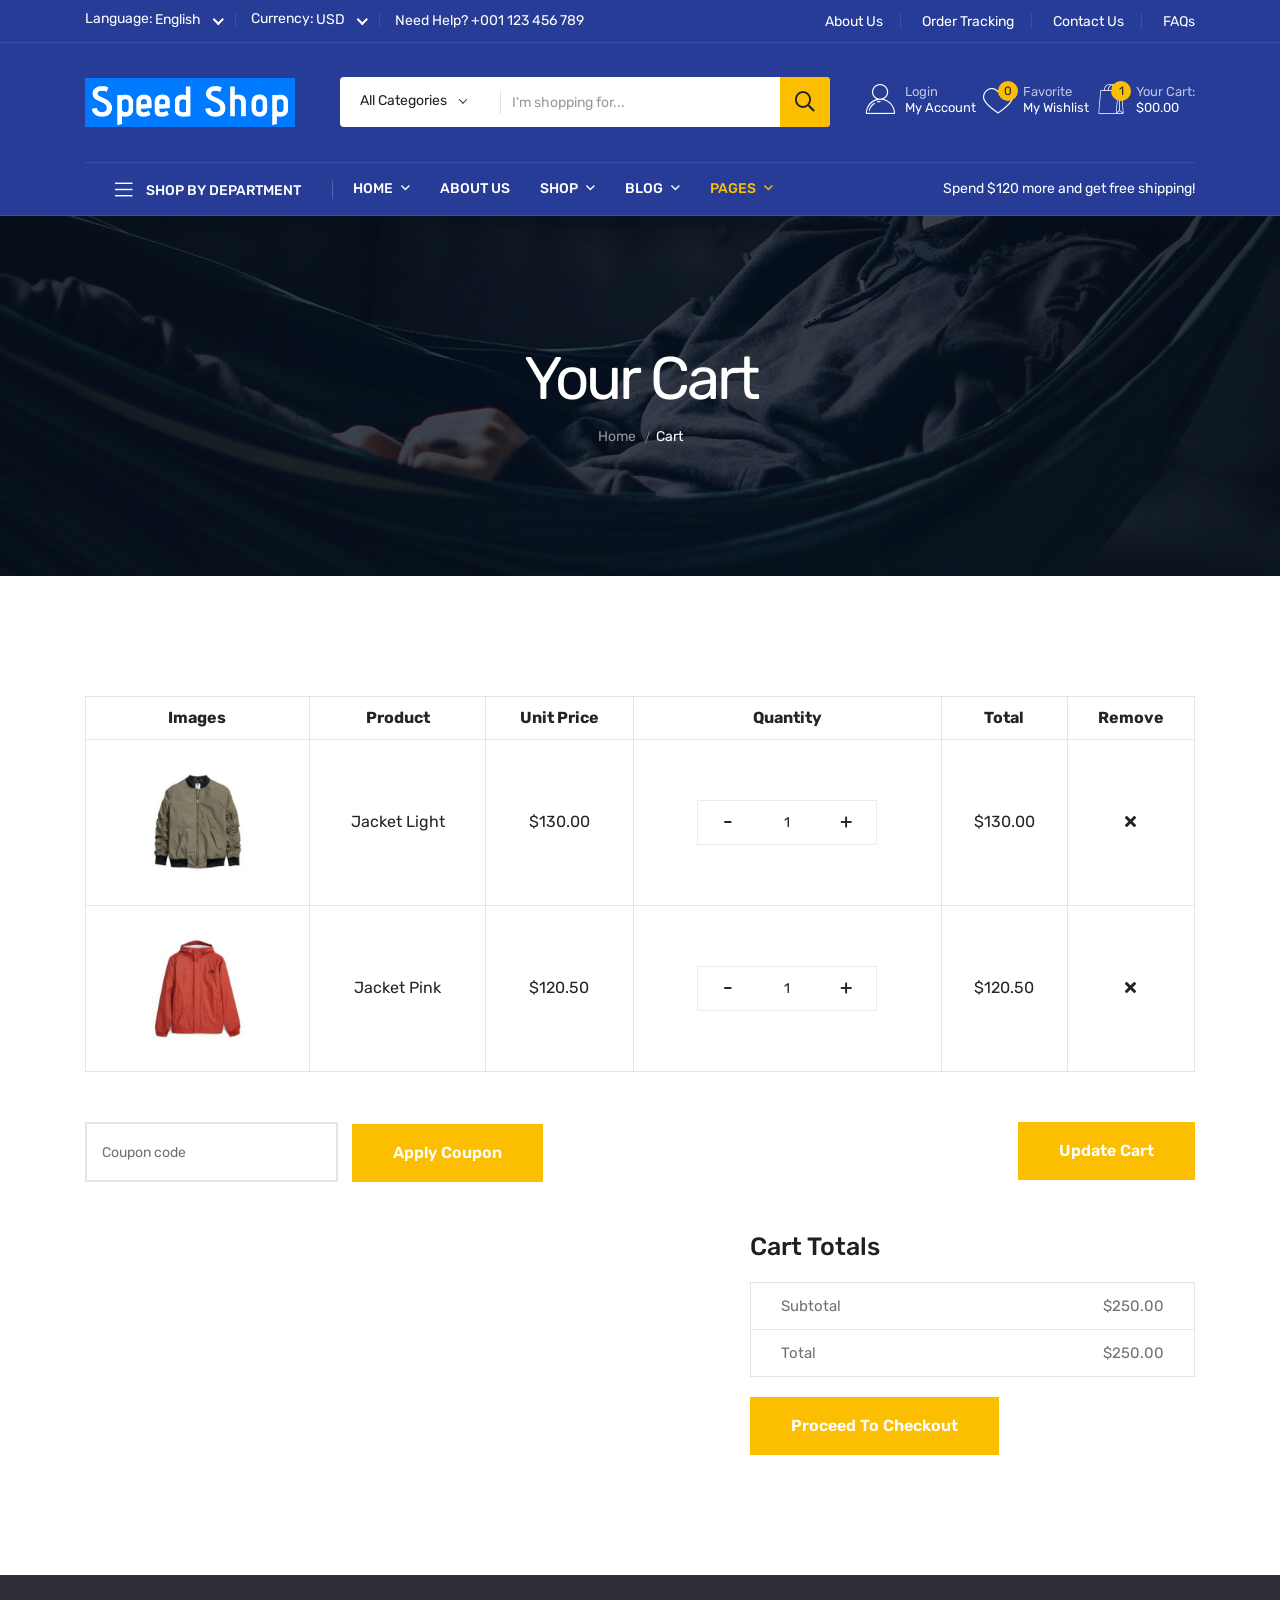
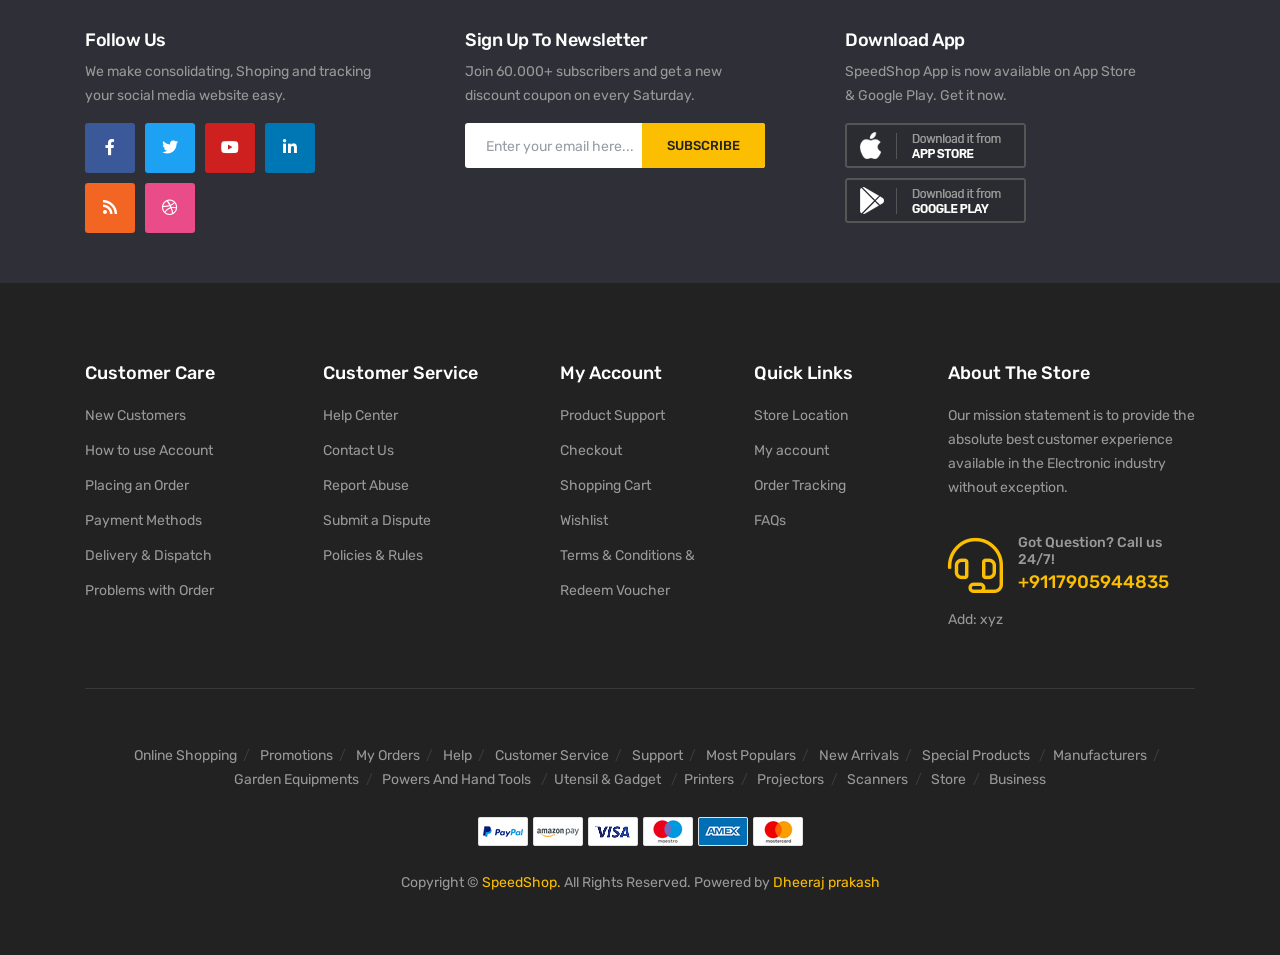
<file: cart.html>
<!doctype html>
<html class="no-js" lang="zxx">
   
<head>
      <meta charset="utf-8">
      <meta http-equiv="x-ua-compatible" content="ie=edge">
      <title>Speed Shop </title>
      <meta name="description" content="">
      <meta name="viewport" content="width=device-width, initial-scale=1">
      <!-- Place favicon.ico in the root directory -->
      <link rel="shortcut icon" type="image/x-icon" href="assets/img/favicon.png">
      <!-- CSS here -->
      <link rel="stylesheet" href="assets/css/preloader.css">
      <link rel="stylesheet" href="assets/css/bootstrap.css">
      <link rel="stylesheet" href="assets/css/meanmenu.css">
      <link rel="stylesheet" href="assets/css/animate.css">
      <link rel="stylesheet" href="assets/css/owl-carousel.css">
      <link rel="stylesheet" href="assets/css/swiper-bundle.css">
      <link rel="stylesheet" href="assets/css/backtotop.css">
      <link rel="stylesheet" href="assets/css/ui-range-slider.css">
      <link rel="stylesheet" href="assets/css/magnific-popup.css">
      <link rel="stylesheet" href="assets/css/nice-select.css">
      <link rel="stylesheet" href="assets/flaticon/flaticon.css">
      <link rel="stylesheet" href="assets/css/font-awesome-pro.css">
      <link rel="stylesheet" href="assets/css/default.css">
      <link rel="stylesheet" href="assets/css/style.css">
   </head>
   <body>
      <!--[if lte IE 9]>
      <p class="browserupgrade">You are using an <strong>outdated</strong> browser. Please <a href="https://browsehappy.com/">upgrade your browser</a> to improve your experience and security.</p>
      <![endif]-->


    <!-- preloader start -->
    <div id="loading">
        <div id="loading-center">
            <div id="loading-center-absolute">
                <svg viewBox="0 0 58 58" id="mustard" class="product">
                <g>
                <path style="fill:#ED7161;" d="M39.869,58H18.131C16.954,58,16,57.046,16,55.869V12.621C16,11.726,16.726,11,17.621,11h22.757
                    C41.274,11,42,11.726,42,12.621v43.248C42,57.046,41.046,58,39.869,58z" />
                <polygon style="fill:#D13834;" points="35,11 23,11 27.615,0 30.385,0 	" />
                <rect x="16" y="16" style="fill:#D75A4A;" width="26" height="2" />
                <rect x="20" y="11" style="fill:#D75A4A;" width="2" height="6" />
                <rect x="25" y="11" style="fill:#D75A4A;" width="2" height="6" />
                <rect x="30" y="11" style="fill:#D75A4A;" width="2" height="6" />
                <rect x="36" y="11" style="fill:#D75A4A;" width="2" height="6" />
                <circle style="fill:#D13834;" cx="29" cy="36" r="10" />
                </g>
                </svg>
                <svg viewBox="0 0 49.818 49.818" id="meat" class="product">
                    <g>
                    <path style="fill:#994530;" d="M0.953,38.891c0,0,3.184,6.921,11.405,9.64c1.827,0.604,3.751,0.751,5.667,0.922
                        c7.866,0.703,26.714-0.971,31.066-18.976c1.367-5.656,0.76-11.612-1.429-17.003C44.51,5.711,37.447-4.233,22.831,2.427
                        c-8.328,3.795-7.696,10.279-5.913,14.787c2.157,5.456-2.243,11.081-8.06,10.316C1.669,26.584-1.825,30.904,0.953,38.891z" />
                    <g>
                        <path style="fill:#D75A4A;" d="M4.69,37.18c0.402,0.785,3.058,5.552,9.111,7.554c1.335,0.441,2.863,0.577,4.482,0.72l0.282,0.025
                            c0.818,0.073,1.698,0.11,2.617,0.11c18.18,0,22.854-11.218,24.02-16.041c1.134-4.693,0.706-9.703-1.235-14.488
                            C41.049,7.874,36.856,4.229,31.506,4.229c-2.21,0-4.683,0.615-7.349,1.83c-2.992,1.364-6.676,3.921-4.13,10.36
                            c1.284,3.25,0.912,6.746-1.023,9.591c-2.17,3.191-6.002,4.901-9.895,4.39c-0.493-0.065-0.966-0.099-1.404-0.099
                            c-1.077,0-2.502,0.198-3.173,1.143C3.765,32.524,3.823,34.609,4.69,37.18z" />
                        <path style="fill:#C64940;" d="M21.184,46.589c-0.948,0-1.858-0.038-2.706-0.114l-0.283-0.025
                            c-1.674-0.147-3.257-0.287-4.706-0.767c-6.376-2.108-9.188-7.073-9.688-8.047l-0.058-0.137c-0.984-2.917-0.993-5.273-0.026-6.635
                            c0.912-1.285,2.89-1.807,5.524-1.456c3.537,0.466,6.959-1.054,8.936-3.961c1.746-2.565,2.082-5.723,0.921-8.661
                            c-3.189-8.065,2.707-10.754,4.645-11.638c9.68-4.407,16.81-1.155,21.152,9.535c2.021,4.981,2.464,10.202,1.28,15.099
                            C44.953,34.836,40.073,46.589,21.184,46.589z M5.613,36.787c0.401,0.758,2.936,5.155,8.503,6.997
                            c1.229,0.406,2.699,0.536,4.256,0.673l0.284,0.025c0.788,0.07,1.639,0.106,2.527,0.106c17.469,0,21.938-10.683,23.048-15.276
                            c1.084-4.487,0.672-9.286-1.19-13.877C40.29,8.663,36.409,5.229,31.506,5.229c-2.067,0-4.4,0.585-6.934,1.74
                            c-3.02,1.376-5.81,3.532-3.615,9.083c1.408,3.563,0.998,7.398-1.126,10.521c-2.404,3.534-6.563,5.386-10.852,4.818
                            c-1.793-0.236-3.197,0.019-3.632,0.632C4.912,32.636,4.756,34.207,5.613,36.787z" />
                    </g>
                    <g>
                        <circle style="fill:#E6E6E6;" cx="32.455" cy="12.779" r="4" />
                        <path style="fill:#7A3726;" d="M32.455,17.779c-2.757,0-5-2.243-5-5s2.243-5,5-5s5,2.243,5,5S35.212,17.779,32.455,17.779z
                            M32.455,9.779c-1.654,0-3,1.346-3,3s1.346,3,3,3s3-1.346,3-3S34.109,9.779,32.455,9.779z" />
                    </g>
                    <path style="fill:#C64940;" d="M25.617,45.684l-1.941-0.479c0.435-1.761-1.063-3.216-3.446-4.859
                        c-2.875-1.984-4.817-5.117-5.327-8.595c-0.186-1.266-0.425-2.285-0.428-2.295l1.922-0.548c0.01,0.028,1.09,3.104,3.978,4.314
                        c2.094,0.877,4.667,0.598,7.648-0.832c11.578-5.554,17.102-2.646,17.332-2.52l-0.967,1.752c-0.04-0.021-4.97-2.48-15.5,2.57
                        c-3.53,1.694-6.662,1.984-9.312,0.863c-0.801-0.339-1.49-0.779-2.078-1.265c0.769,1.974,2.11,3.695,3.867,4.907
                        C23.149,39.931,26.472,42.222,25.617,45.684z" />
                    <path style="fill:#C64940;" d="M27.074,27.586c-5.37,0-7.605-3.694-7.633-3.74l1.727-1.01l-0.863,0.505l0.859-0.511
                        c0.108,0.179,2.714,4.335,9.738,2.105c1.54-0.794,12.038-6.002,15.619-2.289l-1.439,1.389c-1.979-2.052-9.229,0.576-13.332,2.714
                        l-0.154,0.064C29.892,27.364,28.389,27.586,27.074,27.586z" />
                    </g>
                </svg>
                <svg viewBox="0 0 49 49" id="soda" class="product">
                    <g>
                    <path style="fill:#E22F37;" d="M9.5,27V5.918c0-1.362,0.829-2.587,2.094-3.093l0,0C12.642,2.406,13.5,1.14,13.5,0.011L13.5,0v0
                        l11,0l11,0v0v0.011c0,1.129,0.858,2.395,1.906,2.814l0,0c1.265,0.506,2.094,1.73,2.094,3.093V27v-5v21.082
                        c0,1.362-0.829,2.587-2.094,3.093h0c-1.048,0.419-1.906,1.686-1.906,2.814V49l0,0h-11h-11l0,0l0-0.011
                        c0-1.129-0.858-2.395-1.906-2.814h0c-1.265-0.506-2.094-1.73-2.094-3.093V22" />
                    <path style="fill:#F75B57;" d="M18.5,7h-5c-0.553,0-1-0.447-1-1s0.447-1,1-1h5c0.553,0,1,0.447,1,1S19.053,7,18.5,7z" />
                    <path style="fill:#F75B57;" d="M35.5,7h-13c-0.553,0-1-0.447-1-1s0.447-1,1-1h13c0.553,0,1,0.447,1,1S36.053,7,35.5,7z" />
                    <path style="fill:#994530;" d="M18.5,45h-5c-0.553,0-1-0.447-1-1s0.447-1,1-1h5c0.553,0,1,0.447,1,1S19.053,45,18.5,45z" />
                    <path style="fill:#994530;" d="M35.5,45h-13c-0.553,0-1-0.447-1-1s0.447-1,1-1h13c0.553,0,1,0.447,1,1S36.053,45,35.5,45z" />
                    <polygon style="fill:#E6E6E6;" points="39.5,32 9.5,42 9.5,20 39.5,10 	" />
                    <polygon style="fill:#F9D70B;" points="39.5,28 9.5,38 9.5,24 39.5,14 	" />
                    </g>
                </svg>
                <div class="cart-container">
                    <svg viewBox="0 0 512 512" id="cart">
                    <circle cx="376.8" cy="440" r="55" />
                    <circle cx="192" cy="440" r="55" />
                    <polygon points="128,0 0.8,0 0.8,32 104.8,32 136.8,124.8 170.4,124.8 " />
                    <polygon style="fill:#ED7161;" points="250.4,49.6 224,124.8 411.2,124.8 " />
                    <polygon style="fill:#ee5a46;" points="411.2,124.8 224,124.8 170.4,124.8 136.8,124.8 68,124.8 141.6,361.6 427.2,361.6 
                    511.2,124.8 " />
                    <g>
                        <rect x="166.4" y="185.6" style="fill:#FFFFFF;" width="255.2" height="16" />
                        <rect x="166.4" y="237.6" style="fill:#FFFFFF;" width="166.4" height="16" />
                    </g>
                    </svg>
                </div>
            </div>
        </div>
    </div>
    <!-- preloader end -->

      <!-- back to top start -->
      <div class="progress-wrap">
         <svg class="progress-circle svg-content" width="100%" height="100%" viewBox="-1 -1 102 102">
            <path d="M50,1 a49,49 0 0,1 0,98 a49,49 0 0,1 0,-98" />
         </svg>
      </div>
      <!-- back to top end -->
      
    <!-- header-start -->
     <header class="header d-blue-bg">
        <div class="header-top">
            <div class="container">
                <div class="header-inner">
                    <div class="row align-items-center">
                        <div class="col-xl-6 col-lg-7">
                            <div class="header-inner-start">
                                <div class="header__currency border-right">
                                    <div class="s-name">
                                        <span>Language: </span>
                                    </div>
                                    <select>
                                        <option>English</option>
                                        <option>Deutsch</option>
                                        <option>Français</option>
                                        <option>Espanol</option>
                                    </select>
                                </div>
                                <div class="header__lang border-right">
                                    <div class="s-name">
                                        <span>Currency: </span>
                                    </div>
                                    <select>
                                        <option> USD</option>
                                        <option>EUR</option>
                                        <option>INR</option>
                                        <option>BDT</option>
                                        <option>BGD</option>
                                    </select>
                                </div>
                                <div class="support d-none d-sm-block">
                                    <p>Need Help? <a href="tel:+001123456789">+001 123 456 789</a></p>
                                </div>
                            </div>
                        </div>
                        <div class="col-xl-6 col-lg-5 d-none d-lg-block">
                            <div class="header-inner-end text-md-end">
                                <div class="ovic-menu-wrapper">
                                    <ul>
                                        <li><a href="about.html">About Us</a></li>
                                        <li><a href="contact.html">Order Tracking</a></li>
                                        <li><a href="contact.html">Contact Us</a></li>
                                        <li><a href="faq.html">FAQs</a></li>
                                    </ul>
                                </div>
                            </div>
                        </div>
                    </div>
                </div>
            </div>
        </div>
        <div class="header-mid">
            <div class="container">
                <div class="heade-mid-inner">
                    <div class="row align-items-center">
                        <div class="col-xl-3 col-lg-3 col-md-4 col-sm-4">
                            <div class="header__info">
                                <div class="logo">
                                    <a href="index.html" class="logo-image"><img src="assets/img/logo/logo1.png" alt="logo"></a>
                                </div>
                            </div>
                        </div>
                        <div class="col-xl-5 col-lg-4 d-none d-lg-block">
                            <div class="header__search">
                                <form action="#">
                                    <div class="header__search-box">
                                        <input class="search-input" type="text" placeholder="I'm shopping for...">
                                        <button class="button" type="submit"><i class="far fa-search"></i></button>
                                    </div>
                                    <div class="header__search-cat">
                                        <select>
                                            <option>All Categories</option>
                                            <option>Best Seller Products</option>
                                            <option>Top 10 Offers</option>
                                            <option>New Arrivals</option>
                                            <option>Phones &amp; Tablets</option>
                                            <option>Electronics &amp; Digital</option>
                                            <option>Fashion &amp; Clothings</option>
                                            <option>Jewelry &amp; Watches</option>
                                            <option>Health &amp; Beauty</option>
                                            <option>Sound &amp; Speakers</option>
                                            <option>TV &amp; Audio</option>
                                            <option>Computers</option>
                                        </select>
                                    </div>
                                </form>
                            </div>
                        </div>
                        <div class="col-xl-4 col-lg-5 col-md-8 col-sm-8">
                            <div class="header-action">
                                <div class="block-userlink">
                                    <a class="icon-link" href="my-account.html">
                                    <i class="flaticon-user"></i>
                                    <span class="text">
                                    <span class="sub">Login </span>
                                    My Account </span>
                                    </a>
                                </div>
                                <div class="block-wishlist action">
                                    <a class="icon-link" href="wishlist.html">
                                    <i class="flaticon-heart"></i>
                                    <span class="count">0</span>
                                    <span class="text">
                                    <span class="sub">Favorite</span>
                                    My Wishlist </span>
                                    </a>
                                </div>
                                <div class="block-cart action">
                                    <a class="icon-link" href="cart.html">
                                    <i class="flaticon-shopping-bag"></i>
                                    <span class="count">1</span>
                                    <span class="text">
                                    <span class="sub">Your Cart:</span>
                                    $00.00 </span>
                                    </a>
                                    <div class="cart">
                                        <div class="cart__mini">
                                            <ul>
                                                <li>
                                                  <div class="cart__title">
                                                    <h4>Your Cart</h4>
                                                    <span>(1 Item in Cart)</span>
                                                  </div>
                                                </li>
                                                <li>
                                                  <div class="cart__item d-flex justify-content-between align-items-center">
                                                    <div class="cart__inner d-flex">
                                                      <div class="cart__thumb">
                                                        <a href="product-details.html">
                                                          <img src="assets/img/cart/20.jpg" alt="">
                                                        </a>
                                                      </div>
                                                      <div class="cart__details">
                                                        <h6><a href="product-details.html"> Samsung C49J89: £875, Debenhams Plus  </a></h6>
                                                        <div class="cart__price">
                                                          <span>$255.00</span>
                                                        </div>
                                                      </div>
                                                    </div>
                                                    <div class="cart__del">
                                                        <a href="#"><i class="fal fa-times"></i></a>
                                                    </div>
                                                  </div>
                                                </li>
                                                <li>
                                                  <div class="cart__sub d-flex justify-content-between align-items-center">
                                                    <h6>Subtotal</h6>
                                                    <span class="cart__sub-total">$255.00</span>
                                                  </div>
                                                </li>
                                                <li>
                                                    <a href="cart.html" class="wc-cart mb-10">View cart</a>
                                                    <a href="checkout.html" class="wc-checkout">Checkout</a>
                                                </li>
                                            </ul>
                                        </div>
                                    </div>
                                </div>
                            </div>
                        </div>
                    </div>
                </div>
            </div>
        </div>
        <div class="header__bottom">
            <div class="container">
                <div class="row g-0 align-items-center">
                    <div class="col-lg-3">                        
                        <div class="cat__menu-wrapper side-border d-none d-lg-block">
                            <div class="cat-toggle">
                                <button type="button" class="cat-toggle-btn cat-toggle-btn-1"><i class="fal fa-bars"></i> Shop by department</button>
                                <div class="cat__menu">
                                    <nav id="mobile-menu" style="display: block;">
                                        <ul>
                                            <li>
                                                <a href="product.html">All Categories <i class="far fa-angle-down"></i></a>
                                                <ul class="mega-menu">
                                                    <li><a href="product.html">Shop Pages</a>
                                                        <ul class="mega-item">
                                                            <li><a href="product-details.html">Standard SHop Page</a></li>
                                                            <li><a href="product-details.html">Shop Right Sidebar</a></li>
                                                            <li><a href="product-details.html">Shop Left Sidebar</a></li>
                                                            <li><a href="product-details.html">Shop 3 Column</a></li>
                                                            <li><a href="product-details.html">Shop 4 Column</a></li>
                                                        </ul>
                                                    </li>
                                                    <li><a href="product.html">Product Pages</a>
                                                        <ul class="mega-item">
                                                            <li><a href="product-details.html">Product Details</a></li>
                                                            <li><a href="product-details.html">Product V2</a></li>
                                                            <li><a href="product-details.html">Product V3</a></li>
                                                            <li><a href="product-details.html">Varriable Product</a></li>
                                                            <li><a href="product-details.html">External Product</a></li>
                                                        </ul>
                                                    </li>
                                                    <li><a href="product.html">Other Pages</a>
                                                        <ul class="mega-item">
                                                            <li><a href="product-details.html">wishlist</a></li>
                                                            <li><a href="product-details.html">Shopping Cart</a></li>
                                                            <li><a href="product-details.html">Checkout</a></li>
                                                            <li><a href="product-details.html">Login</a></li>
                                                            <li><a href="product-details.html">Register</a></li>
                                                        </ul>
                                                    </li>
                                                    <li><a href="product.html">Phone &amp; Tablets</a>
                                                        <ul class="mega-item">
                                                            <li><a href="product-details.html">Catagory 1</a></li>
                                                            <li><a href="product-details.html">Catagory 2</a></li>
                                                            <li><a href="product-details.html">Catagory 3</a></li>
                                                        </ul>
                                                    </li>
                                                    <li><a href="product.html">Phone &amp; Tablets</a>
                                                        <ul class="mega-item">
                                                            <li><a href="product-details.html">Catagory 1</a></li>
                                                            <li><a href="product-details.html">Catagory 2</a></li>
                                                            <li><a href="product-details.html">Catagory 3</a></li>
                                                        </ul>
                                                    </li>
                                                </ul>
                                            </li>
                                            <li>
                                                <a href="product.html">Phone and Electronics <i class="far fa-angle-down"></i></a>
                                                <ul class="mega-menu mega-menu-2">
                                                    <li><a href="product.html">Shop Pages</a>
                                                        <ul class="mega-item">
                                                            <li><a href="product-details.html">Standard SHop Page</a></li>
                                                            <li><a href="product-details.html">Shop Right Sidebar</a></li>
                                                            <li><a href="product-details.html">Shop Left Sidebar</a></li>
                                                            <li><a href="product-details.html">Shop 3 Column</a></li>
                                                            <li><a href="product-details.html">Shop 4 Column</a></li>
                                                        </ul>
                                                    </li>
                                                    <li><a href="product.html">Product Pages</a>
                                                        <ul class="mega-item">
                                                            <li><a href="product-details.html">Product Details</a></li>
                                                            <li><a href="product-details.html">Product V2</a></li>
                                                            <li><a href="product-details.html">Product V3</a></li>
                                                            <li><a href="product-details.html">Varriable Product</a></li>
                                                            <li><a href="product-details.html">External Product</a></li>
                                                        </ul>
                                                    </li>
                                                    <li><a href="product.html">Other Pages</a>
                                                        <ul class="mega-item">
                                                            <li><a href="product-details.html">wishlist</a></li>
                                                            <li><a href="product-details.html">Shopping Cart</a></li>
                                                            <li><a href="product-details.html">Checkout</a></li>
                                                            <li><a href="product-details.html">Login</a></li>
                                                            <li><a href="product-details.html">Register</a></li>
                                                        </ul>
                                                    </li>
                                                    <li><a href="product.html">Phone &amp; Tablets</a>
                                                        <ul class="mega-item">
                                                            <li><a href="product-details.html">Catagory 1</a></li>
                                                            <li><a href="product-details.html">Catagory 2</a></li>
                                                            <li><a href="product-details.html">Catagory 3</a></li>
                                                        </ul>
                                                    </li>
                                                    <li><a href="product.html">Phone &amp; Tablets</a>
                                                        <ul class="mega-item">
                                                            <li><a href="product-details.html">Catagory 1</a></li>
                                                            <li><a href="product-details.html">Catagory 2</a></li>
                                                            <li><a href="product-details.html">Catagory 3</a></li>
                                                        </ul>
                                                    </li>
                                                </ul>
                                            </li>
                                            <li>
                                                <a href="product.html">Best Seller Products
                                                    <span class="cat-label">hot!</span>
                                                    <i class="far fa-angle-down"></i>
                                                </a>
                                                <ul class="mega-menu">
                                                    <li><a href="product.html">Shop Pages</a>
                                                        <ul class="mega-item">
                                                            <li><a href="product-details.html">Standard SHop Page</a></li>
                                                            <li><a href="product-details.html">Shop Right Sidebar</a></li>
                                                            <li><a href="product-details.html">Shop Left Sidebar</a></li>
                                                            <li><a href="product-details.html">Shop 3 Column</a></li>
                                                            <li><a href="product-details.html">Shop 4 Column</a></li>
                                                        </ul>
                                                    </li>
                                                    <li><a href="product.html">Product Pages</a>
                                                        <ul class="mega-item">
                                                            <li><a href="product-details.html">Product Details</a></li>
                                                            <li><a href="product-details.html">Product V2</a></li>
                                                            <li><a href="product-details.html">Product V3</a></li>
                                                            <li><a href="product-details.html">Varriable Product</a></li>
                                                            <li><a href="product-details.html">External Product</a></li>
                                                        </ul>
                                                    </li>
                                                    <li><a href="product.html">Other Pages</a>
                                                        <ul class="mega-item">
                                                            <li><a href="product-details.html">wishlist</a></li>
                                                            <li><a href="product-details.html">Shopping Cart</a></li>
                                                            <li><a href="product-details.html">Checkout</a></li>
                                                            <li><a href="product-details.html">Login</a></li>
                                                            <li><a href="product-details.html">Register</a></li>
                                                        </ul>
                                                    </li>
                                                    <li><a href="product.html">Phone &amp; Tablets</a>
                                                        <ul class="mega-item">
                                                            <li><a href="product-details.html">Catagory 1</a></li>
                                                            <li><a href="product-details.html">Catagory 2</a></li>
                                                            <li><a href="product-details.html">Catagory 3</a></li>
                                                        </ul>
                                                    </li>
                                                    <li><a href="product.html">Phone &amp; Tablets</a>
                                                        <ul class="mega-item">
                                                            <li><a href="product-details.html">Catagory 1</a></li>
                                                            <li><a href="product-details.html">Catagory 2</a></li>
                                                            <li><a href="product-details.html">Catagory 3</a></li>
                                                        </ul>
                                                    </li>
                                                </ul>
                                            </li>
                                            <li>
                                                <a href="product.html">Top 10 Offers
                                                    <span class="cat-label green">new!</span>
                                                </a>
                                            </li>
                                            <li>
                                                <a href="product.html">New Arrivals <i class="far fa-angle-down"></i></a>
                                                <ul class="submenu">
                                                    <li><a href="product.html">Home Appliances</a></li>
                                                    <li><a href="product.html">Technology</a>
                                                        <ul class="submenu">
                                                            <li><a href="product.html">Storage Devices</a></li>
                                                            <li><a href="product.html">Monitors</a></li>
                                                            <li><a href="product.html">Laptops</a></li>
                                                        </ul>
                                                    </li>
                                                    <li><a href="product.html">Office Equipments</a></li>
                                                </ul>
                                            </li>
                                            <li><a href="product.html">TV &amp; Audio</a></li>
                                            <li><a href="product.html">Electronics &amp; Digital</a></li>
                                            <li class="d-laptop-none"><a href="product.html">Fashion &amp; Clothings</a></li>
                                            <li class="d-laptop-none"><a href="product.html">Jewelry &amp; Watches</a></li>
                                            <li><a href="product.html">Health &amp; Beauty</a></li>
                                        </ul>
                                    </nav>
                                </div>
                            </div>
                        </div>
                    </div>
                    <div class="col-lg-6 col-md-6 col-3">
                      <div class="header__bottom-left d-flex d-xl-block align-items-center">
                        <div class="side-menu d-lg-none mr-20">
                          <button type="button" class="side-menu-btn offcanvas-toggle-btn"><i class="fas fa-bars"></i></button>
                        </div>
                        <div class="main-menu d-none d-lg-block">
                            <nav>
                                <ul>
                                    <li>
                                        <a href="index.html">Home <i class="far fa-angle-down"></i></a>
                                        <ul class="megamenu-1">
                                            <li><a href="index.html">Home Pages</a>
                                                <ul class="mega-item">
                                                    <li><a href="index.html">Home One</a></li>
                                                    <li><a href="index-2.html">Home Two</a></li>
                                                    <li><a href="index-3.html">Home Three</a></li>
                                                    <li><a href="product-details.html">Shop 3 Column</a></li>
                                                    <li><a href="product-details.html">Shop 4 Column</a></li>
                                                </ul>
                                            </li>
                                            <li><a href="shop.html">Product Pages</a>
                                                <ul class="mega-item">
                                                    <li><a href="product-details.html">Product Details</a></li>
                                                    <li><a href="product-details.html">Product V2</a></li>
                                                    <li><a href="product-details.html">Product V3</a></li>
                                                    <li><a href="product-details.html">Varriable Product</a></li>
                                                    <li><a href="product-details.html">External Product</a></li>
                                                </ul>
                                            </li>
                                            <li><a href="shop.html">Other Pages</a>
                                                <ul class="mega-item">
                                                    <li><a href="product-details.html">wishlist</a></li>
                                                    <li><a href="product-details.html">Shopping Cart</a></li>
                                                    <li><a href="product-details.html">Checkout</a></li>
                                                    <li><a href="product-details.html">Login</a></li>
                                                    <li><a href="product-details.html">Register</a></li>
                                                </ul>
                                            </li>
                                            <li><a href="shop.html">Phone &amp; Tablets</a>
                                                <ul class="mega-item">
                                                    <li><a href="product-details.html">Catagory 1</a></li>
                                                    <li><a href="product-details.html">Catagory 2</a></li>
                                                    <li><a href="product-details.html">Catagory 3</a></li>
                                                    <li><a href="product-details.html">Catagory 4</a></li>
                                                </ul>
                                            </li>
                                            <li><a href="shop.html">Phone &amp; Tablets</a>
                                                <ul class="mega-item">
                                                    <li><a href="product-details.html">Catagory 1</a></li>
                                                    <li><a href="product-details.html">Catagory 2</a></li>
                                                    <li><a href="product-details.html">Catagory 3</a></li>
                                                    <li><a href="product-details.html">Catagory 4</a></li>
                                                </ul>
                                            </li>
                                        </ul>
                                    </li>
                                    <li><a href="about.html">About Us</a></li>
                                    <li class="has-mega"><a href="shop.html">Shop <i class="far fa-angle-down"></i></a>
                                        <div class="mega-menu">
                                            <div class="container container-mega">
                                                <ul>
                                                    <li>
                                                        <ul>
                                                        <li class="title"><a href="shop.html">SHOP LAYOUT</a></li>
                                                        <li><a href="shop.html">Pagination</a></li>
                                                        <li><a href="shop.html">Ajax Load More</a></li>
                                                        <li><a href="shop.html">Infinite Scroll</a></li>
                                                        <li><a href="shop.html">Sidebar Right</a></li>
                                                        <li><a href="shop.html">Sidebar Left</a></li>
                                                        </ul>
                                                    </li>
                                                    <li>
                                                        <ul>
                                                        <li class="title"><a href="shop.html">SHOP PAGES</a></li>
                                                        <li><a href="shop.html">List View</a></li>
                                                        <li><a href="shop.html">Small Products</a></li>
                                                        <li><a href="shop.html">Large Products</a></li>
                                                        <li><a href="shop.html">Shop — 3 Items</a></li>
                                                        <li><a href="shop.html">Shop — 4 Items</a></li>
                                                        <li><a href="shop.html">Shop — 5 Items</a></li>
                                                        </ul>
                                                    </li>
                                                    <li>
                                                        <ul>
                                                        <li class="title"><a href="shop.html">PRODUCT LAYOUT</a></li>
                                                        <li><a href="shop.html">Description Sticky</a></li>
                                                        <li><a href="shop.html">Product Carousel</a></li>
                                                        <li><a href="shop.html">Gallery Modern</a></li>
                                                        <li><a href="shop.html">Thumbnail Left</a></li>
                                                        <li><a href="shop.html">Thumbnail Right</a></li>
                                                        <li><a href="shop.html">Thumbnail Botttom</a></li>
                                                        </ul>
                                                    </li>
                                                    <li>
                                                        <ul>
                                                        <li class="title"><a href="shop.html">Basketball</a></li>
                                                        <li><a href="shop.html">East Hampton Fleece</a></li>
                                                        <li><a href="shop.html">Faxon Canvas Low</a></li>
                                                        <li><a href="shop.html">Habitasse Dictumst</a></li>
                                                        <li><a href="shop.html">Kaoreet Lobortis</a></li>
                                                        <li><a href="shop.html">NikeCourt Zoom</a></li>
                                                        <li><a href="shop.html">NikeCourts Air Zoom</a></li>
                                                        </ul>
                                                    </li>
                                                    <li>
                                                        <ul>
                                                        <li class="title"><a href="shop.html">Basketball</a></li>
                                                        <li><a href="shop.html">East Hampton Fleece</a></li>
                                                        <li><a href="shop.html">Faxon Canvas Low</a></li>
                                                        <li><a href="shop.html">Habitasse Dictumst</a></li>
                                                        <li><a href="shop.html">Kaoreet Lobortis</a></li>
                                                        <li><a href="shop.html">NikeCourt Zoom</a></li>
                                                        <li><a href="shop.html">NikeCourts Air Zoom</a></li>
                                                        </ul>
                                                    </li>
                                                    <li class="mega-image hover-effect" style="background-image: url(assets/img/bg/menu-item.jpg);"> 
                                                        <ul>
                                                          <li><a href="shop.html">
                                                            <h4>Top Cameras <br> Bestseller Products</h4>
                                                            <h5>4K</h5>
                                                            <h6>Sale Up To <span>60% Off</span></h6>
                                                          </a></li>
                                                        </ul>
                                                    </li>
                                                </ul>
                                            </div>
                                            <div class="offer mt-40">
                                                <p><b>30% OFF</b> the shipping of your first order with the code: <b>Speed-SALE30</b></p>
                                            </div>
                                        </div>
                                    </li>
                                    <li><a href="blog.html">Blog <i class="far fa-angle-down"></i></a>
                                        <ul class="submenu">
                                            <li><a href="blog.html">Blog</a></li>
                                            <li><a href="blog-details.html">Blog Details</a></li>
                                        </ul>
                                    </li>
                                    <li>
                                        <a href="about.html" class="active">Pages <i class="far fa-angle-down"></i></a>
                                        <ul class="submenu">
                                            <li><a href="my-account.html">My Account</a></li>
                                            <li><a href="product-details.html">Product Details</a></li>
                                            <li><a href="faq.html">FAQs pages</a></li>
                                            <li><a href="cart.html" class="active">Cart</a></li>
                                            <li><a href="wishlist.html">Wishlist</a></li>
                                            <li><a href="checkout.html">Checkout</a></li>
                                            <li><a href="contact.html">Contact Us</a></li>
                                            <li><a href="404.html">404 Error</a></li>
                                        </ul>
                                    </li>
                                </ul>
                            </nav>
                        </div>
                      </div>
                    </div>
                    <div class="col-lg-3 col-md-6 col-9">
                        <div class="shopeing-text text-sm-end">
                            <p>Spend $120 more and get free shipping!</p>
                        </div>
                    </div>
                </div>
            </div>
        </div>
     </header>
     <!-- header-end -->

    <!-- offcanvas area start -->
    <div class="offcanvas__area">
        <div class="offcanvas__wrapper">
        <div class="offcanvas__close">
            <button class="offcanvas__close-btn" id="offcanvas__close-btn">
                <i class="fal fa-times"></i>
            </button>
        </div>
        <div class="offcanvas__content">
            <div class="offcanvas__logo mb-40">
                <a href="index.html">
                <img src="assets/img/logo/logo-white.png" alt="logo">
                </a>
            </div>
            <div class="offcanvas__search mb-25">
                <form action="#">
                    <input type="text" placeholder="What are you searching for?">
                    <button type="submit" ><i class="far fa-search"></i></button>
                </form>
            </div>
            <div class="mobile-menu fix"></div>
            <div class="offcanvas__action">

            </div>
        </div>
        </div>
    </div>
    <!-- offcanvas area end -->      
    <div class="body-overlay"></div>
    <!-- offcanvas area end -->

    <main>
        <!-- page-banner-area-start -->
        <div class="page-banner-area page-banner-height-2" data-background="assets/img/banner/page-banner-4.jpg">
            <div class="container">
                <div class="row">
                    <div class="col-xl-12">
                        <div class="page-banner-content text-center">
                            <h4 class="breadcrumb-title">Your Cart</h4>
                            <div class="breadcrumb-two">
                                <nav>
                                   <nav class="breadcrumb-trail breadcrumbs">
                                      <ul class="breadcrumb-menu">
                                         <li class="breadcrumb-trail">
                                            <a href="index.html"><span>Home</span></a>
                                         </li>
                                         <li class="trail-item">
                                            <span>Cart</span>
                                         </li>
                                      </ul>
                                   </nav> 
                                </nav>
                            </div>
                        </div>
                    </div>
                </div>
            </div>
        </div>
        <!-- page-banner-area-end -->

        <!-- cart-area-start -->
        <section class="cart-area pt-120 pb-120">
            <div class="container">
               <div class="row">
                  <div class="col-12">
                        <form action="#">
                           <div class="table-content table-responsive">
                              <table class="table">
                                    <thead>
                                       <tr>
                                          <th class="product-thumbnail">Images</th>
                                          <th class="cart-product-name">Product</th>
                                          <th class="product-price">Unit Price</th>
                                          <th class="product-quantity">Quantity</th>
                                          <th class="product-subtotal">Total</th>
                                          <th class="product-remove">Remove</th>
                                       </tr>
                                    </thead>
                                    <tbody>
                                       <tr>
                                          <td class="product-thumbnail"><a href="shop-details.html"><img src="assets/img/cart/shop-p-10.jpg" alt=""></a></td>
                                          <td class="product-name"><a href="shop-details.html">Jacket light</a></td>
                                          <td class="product-price"><span class="amount">$130.00</span></td>
                                          <td class="product-quantity">
                                                <div class="cart-plus-minus"><input type="text" value="1"><div class="dec qtybutton">-</div><div class="inc qtybutton">+</div></div>
                                          </td>
                                          <td class="product-subtotal"><span class="amount">$130.00</span></td>
                                          <td class="product-remove"><a href="#"><i class="fa fa-times"></i></a></td>
                                       </tr>
                                       <tr>
                                          <td class="product-thumbnail"><a href="shop-details.html"><img src="assets/img/cart/shop-p-11.jpg" alt=""></a></td>
                                          <td class="product-name"><a href="shop-details.html">Jacket Pink</a></td>
                                          <td class="product-price"><span class="amount">$120.50</span></td>
                                          <td class="product-quantity">
                                                <div class="cart-plus-minus"><input type="text" value="1"><div class="dec qtybutton">-</div><div class="inc qtybutton">+</div></div>
                                          </td>
                                          <td class="product-subtotal"><span class="amount">$120.50</span></td>
                                          <td class="product-remove"><a href="#"><i class="fa fa-times"></i></a></td>
                                       </tr>
                                    </tbody>
                              </table>
                           </div>
                           <div class="row">
                              <div class="col-12">
                                    <div class="coupon-all">
                                       <div class="coupon">
                                          <input id="coupon_code" class="input-text" name="coupon_code" value="" placeholder="Coupon code" type="text">
                                          <button class="tp-btn-h1" name="apply_coupon" type="submit">Apply
                                                coupon</button>
                                       </div>
                                       <div class="coupon2">
                                          <button class="tp-btn-h1" name="update_cart" type="submit">Update cart</button>
                                       </div>
                                    </div>
                              </div>
                           </div>
                           <div class="row justify-content-end">
                              <div class="col-md-5">
                                    <div class="cart-page-total">
                                       <h2>Cart totals</h2>
                                       <ul class="mb-20">
                                          <li>Subtotal <span>$250.00</span></li>
                                          <li>Total <span>$250.00</span></li>
                                       </ul>
                                       <a class="tp-btn-h1" href="checkout.html">Proceed to checkout</a>
                                    </div>
                              </div>
                           </div>
                        </form>
                  </div>
               </div>
            </div>
         </section>
         <!-- cart-area-end -->

        <!-- cta-area-start -->
        <section class="cta-area d-ldark-bg pt-55 pb-10">
            <div class="container">
                <div class="row">
                    <div class="col-lg-4 col-md-6">
                        <div class="cta-item cta-item-d mb-30">
                            <h5 class="cta-title">Follow Us</h5>
                            <p>We make consolidating, Shoping and tracking your social media website easy.</p>
                            <div class="cta-social">
                                <div class="social-icon">
                                    <a href="#" class="facebook"><i class="fab fa-facebook-f"></i></a>
                                    <a href="#" class="twitter"><i class="fab fa-twitter"></i></a>
                                    <a href="#" class="youtube"><i class="fab fa-youtube"></i></a>
                                    <a href="#" class="linkedin"><i class="fab fa-linkedin-in"></i></a>
                                    <a href="#" class="rss"><i class="fas fa-rss"></i></a>
                                    <a href="#" class="dribbble"><i class="fab fa-dribbble"></i></a>
                                </div>
                            </div>
                        </div>
                    </div>
                    <div class="col-lg-4 col-md-6">
                        <div class="cta-item mb-30">
                            <h5 class="cta-title">Sign Up To Newsletter</h5>
                            <p>Join 60.000+ subscribers and get a new discount coupon  on every Saturday.</p>
                            <div class="subscribe__form">
                                <form action="#">
                                    <input type="email" placeholder="Enter your email here...">
                                    <button>subscribe</button>
                                </form>
                            </div>
                        </div>
                    </div>
                    <div class="col-lg-4 col-md-6">
                        <div class="cta-item mb-30">
                            <h5 class="cta-title">Download App</h5>
                            <p>SpeedShop App is now available on App Store & Google Play. Get it now.</p>
                            <div class="cta-apps">
                                <div class="apps-store">
                                    <a href="#"><img src="assets/img/brand/app_ios.png" alt=""></a>
                                    <a href="#"><img src="assets/img/brand/app_android.png" alt=""></a>
                                </div>
                            </div>
                        </div>
                    </div>
                </div>
            </div>

        </section>
        <!-- cta-area-end -->

    </main>

    <!-- footer-start -->
    <footer>
        <div class="fotter-area d-dark-bg">
            <div class="footer__top pt-80 pb-15">
                <div class="container">
                    <div class="row">
                        <div class="col-xl-5 col-lg-4 order-last-md">
                            <div class="row">
                                <div class="col-xl-6 col-lg-6 col-md-6 col-sm-6 col-6">
                                    <div class="footer__widget">
                                        <div class="footer__widget-title">
                                            <h4>Customer Care</h4>
                                        </div>
                                        <div class="footer__widget-content">
                                            <div class="footer__link">
                                                <ul>
                                                    <li><a href="faq.html">New Customers</a></li>
                                                    <li><a href="faq.html">How to use Account</a></li>
                                                    <li><a href="faq.html">Placing an Order</a></li>
                                                    <li><a href="faq.html">Payment Methods</a></li>
                                                    <li><a href="faq.html">Delivery &amp; Dispatch</a></li>
                                                    <li><a href="faq.html">Problems with Order</a></li>
                                                </ul>
                                            </div>
                                        </div>
                                    </div>
                                </div>
                                <div class="col-xl-6 col-lg-6 col-md-6 col-sm-6 col-6">
                                    <div class="footer__widget">
                                        <div class="footer__widget-title">
                                            <h4>Customer Service</h4>
                                        </div>
                                        <div class="footer__widget-content">
                                            <div class="footer__link">
                                                <ul>
                                                    <li><a href="faq.html">Help Center</a></li>
                                                    <li><a href="faq.html">Contact Us</a></li>
                                                    <li><a href="faq.html">Report Abuse</a></li>
                                                    <li><a href="faq.html">Submit a Dispute</a></li>
                                                    <li><a href="faq.html">Policies &amp; Rules</a></li>
                                                </ul>
                                            </div>
                                        </div>
                                    </div>
                                </div>
                            </div>
                        </div>
                        <div class="col-xl-7 col-lg-8 order-first-md">
                            <div class="footer__top-left">
                                <div class="row">
                                    
                                    <div class="col-xl-7 col-lg-6 col-md-6 col-sm-6">
                                        <div class="row">
                                            
                                            <div class="col-xl-6 col-lg-6 col-md-6 col-sm-6">
                                                <div class="footer__widget">
                                                    <div class="footer__widget-title">
                                                        <h4>My Account</h4>
                                                    </div>
                                                    <div class="footer__widget-content">
                                                        <div class="footer__link">
                                                            <ul>
                                                                <li><a href="faq.html">Product Support</a></li>
                                                                <li><a href="checkout.html">Checkout</a></li>
                                                                <li><a href="cart.html">Shopping Cart</a></li>
                                                                <li><a href="wishlist.html">Wishlist</a></li>
                                                                <li><a href="faq.html">Terms &amp; Conditions &amp;</a></li>
                                                                <li><a href="faq.html">Redeem Voucher</a></li>
                                                            </ul>
                                                        </div>
                                                    </div>
                                                </div>
                                            </div>
                                        <div class="col-xl-6 col-lg-6 col-md-6 col-sm-6">
                                    <div class="footer__widget">
                                        <div class="footer__widget-title">
                                            <h4>Quick Links</h4>
                                        </div>
                                        <div class="footer__widget-content">
                                            <div class="footer__link">
                                                <ul>
                                                    <li><a href="contact.html">Store Location</a></li>
                                                    <li><a href="my-account.html">My account</a></li>
                                                    <li><a href="contact.html">Order Tracking</a></li>
                                                    <li><a href="faq.html">FAQs</a></li>
                                                </ul>
                                            </div>
                                        </div>
                                    </div>
                                </div></div>
                                    </div><div class="col-xl-5 col-lg-6 col-md-6 col-sm-6">
                                        <div class="footer__widget">
                                            <div class="footer__widget-title mb-20">
                                                <h4>About The Store</h4>
                                            </div>
                                            <div class="footer__widget-content">
                                                <p class="footer-text mb-35">Our mission statement is to provide the absolute best customer experience available in the Electronic industry without exception.</p>
                                                <div class="footer__hotline d-flex align-items-center mb-10">
                                                    <div class="icon mr-15">
                                                        <i class="fal fa-headset"></i>
                                                    </div>
                                                    <div class="text">
                                                        <h4>Got Question? Call us 24/7!</h4>
                                                        <span><a href="tel:100-123-456-7890">+9117905944835</a></span>
                                                    </div>
                                                </div>
                                                <div class="footer__info">
                                                    <ul>
                                                        <li>
                                                            <span>Add:  <a target="_blank" href="https://goo.gl/maps/c82DDZ8ALvL878Bv8">xyz</a></span>
                                                        </li>
                                                    </ul>
                                                </div>
                                            </div>
                                        </div>
                                    </div>
                                </div>
                            </div>
                        </div>
                    </div>
                </div>
            </div>
            <div class="footer__bottom">
                <div class="container">
                    <div class="footer__bottom-content pt-55 pb-45">
                        <div class="row">
                            <div class="col-xl-12">
                                <div class="footer__links text-center mb-25">
                                    <p>
                                        <a href="faq.html">Online Shopping</a>
                                        <a href="faq.html">Promotions</a>
                                        <a href="faq.html">My Orders</a>
                                        <a href="faq.html">Help</a>
                                        <a href="faq.html">Customer Service</a>
                                        <a href="faq.html">Support</a>
                                        <a href="faq.html">Most Populars</a>
                                        <a href="faq.html">New Arrivals</a>
                                        <a href="faq.html">Special Products </a>
                                        <a href="faq.html">Manufacturers</a>
                                        <br>
                                        <a href="faq.html">Garden Equipments</a>
                                        <a href="faq.html">Powers And Hand Tools </a>
                                        <a href="faq.html">Utensil &amp; Gadget </a>
                                        <a href="faq.html">Printers</a>
                                        <a href="faq.html">Projectors</a>
                                        <a href="faq.html">Scanners</a>
                                        <a href="faq.html">Store</a>
                                        <a href="faq.html">Business</a>
                                    </p>
                                </div>
                                <div class="payment-image text-center mb-25">
                                    <a href="contact.html"><img src="assets/img/payment/payment.png" alt=""></a>
                                </div>
                                <div class="copy-right-area text-center">
                                    <p>Copyright © <span>SpeedShop.</span> All Rights Reserved. Powered by <a href="#"><span class="main-color">Dheeraj prakash</span></a></p>
                                </div>
                            </div>
                        </div>
                    </div>
                </div>
            </div>
        </div>
    </footer>
    <!-- footer-end -->

      <!-- JS here -->
      <script src="assets/js/vendor/jquery.js"></script>
      <script src="assets/js/vendor/waypoints.js"></script>
      <script src="assets/js/bootstrap-bundle.js"></script>
      <script src="assets/js/meanmenu.js"></script>
      <script src="assets/js/swiper-bundle.js"></script>
      <script src="assets/js/tweenmax.js"></script>
      <script src="assets/js/owl-carousel.js"></script>
      <script src="assets/js/magnific-popup.js"></script>
      <script src="assets/js/parallax.js"></script>
      <script src="assets/js/backtotop.js"></script>
      <script src="assets/js/nice-select.js"></script>
      <script src="assets/js/countdown.min.js"></script>
      <script src="assets/js/counterup.js"></script>
      <script src="assets/js/ui-slider-range.js"></script>
      <script src="assets/js/wow.js"></script>
      <script src="assets/js/isotope-pkgd.js"></script>
      <script src="assets/js/imagesloaded-pkgd.js"></script>
      <script src="assets/js/ajax-form.js"></script>
      <script src="assets/js/main.js"></script>
   </body>

</html>
</file>
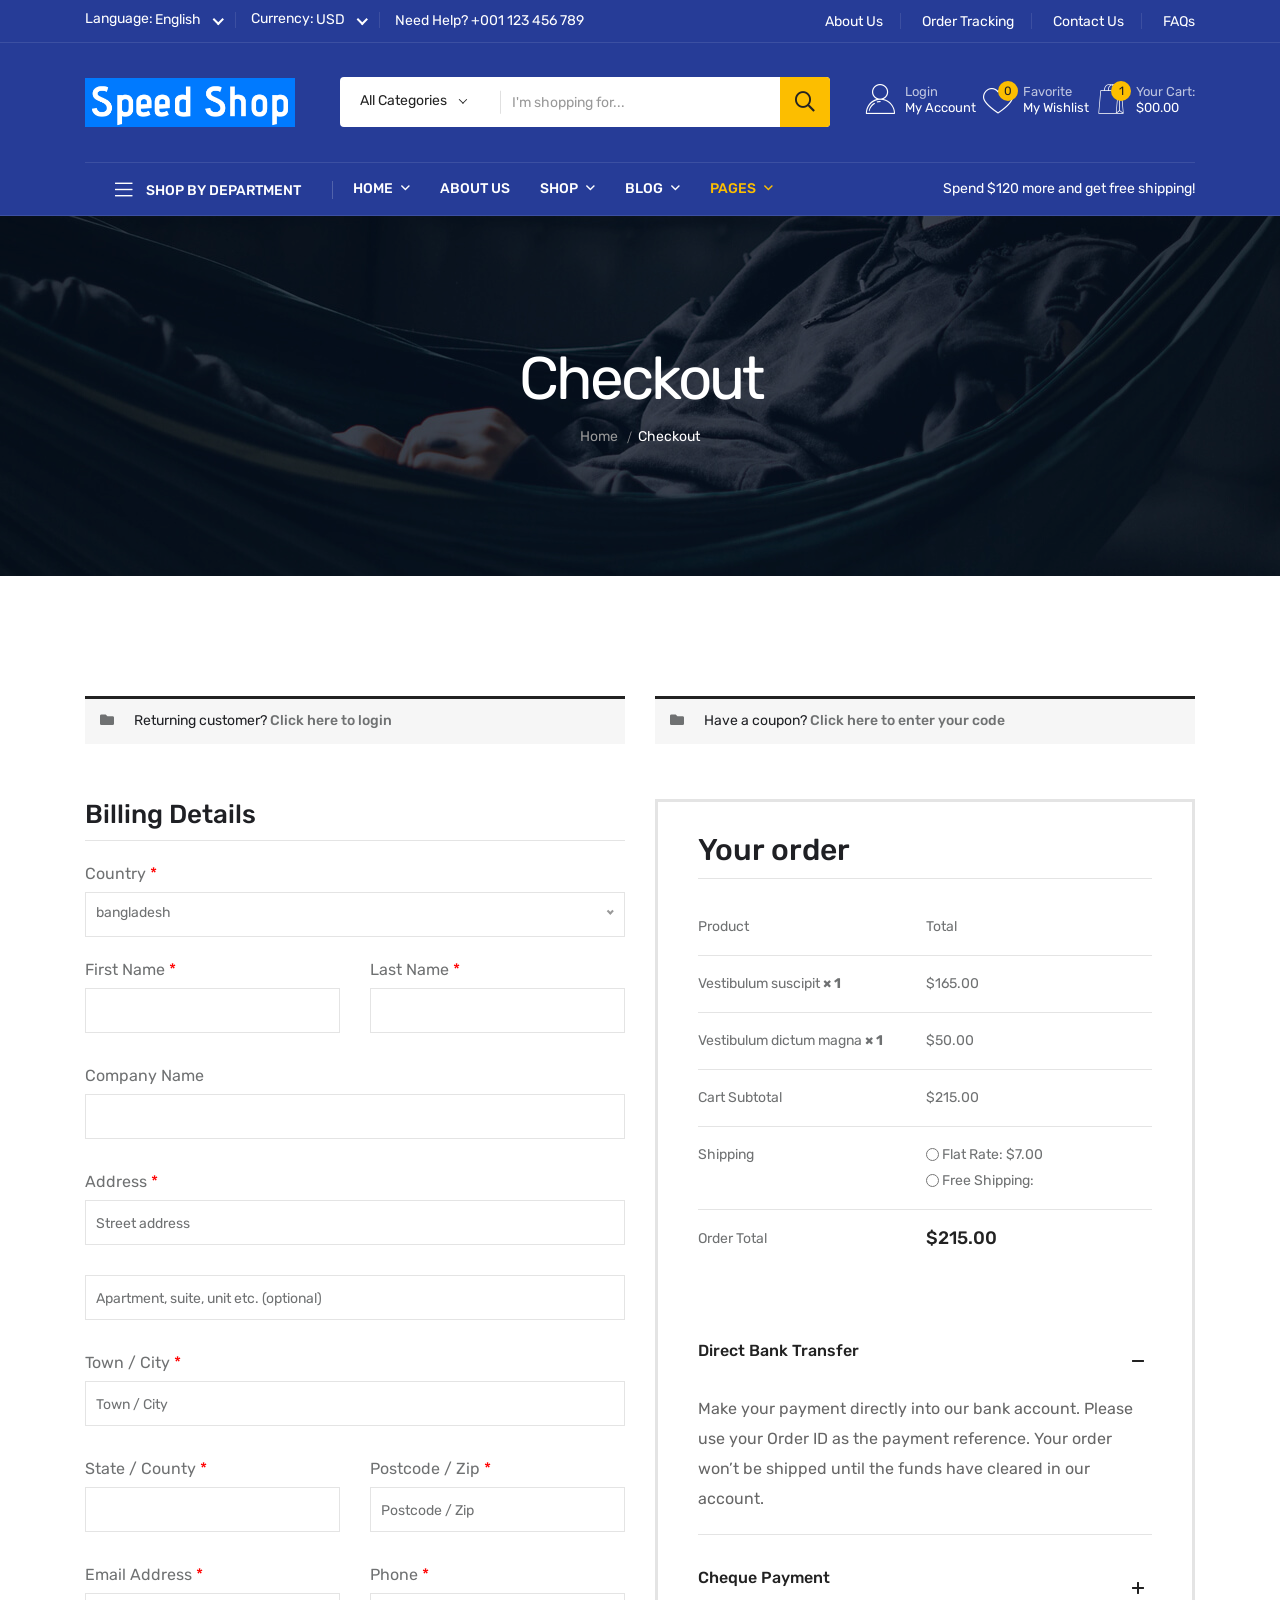
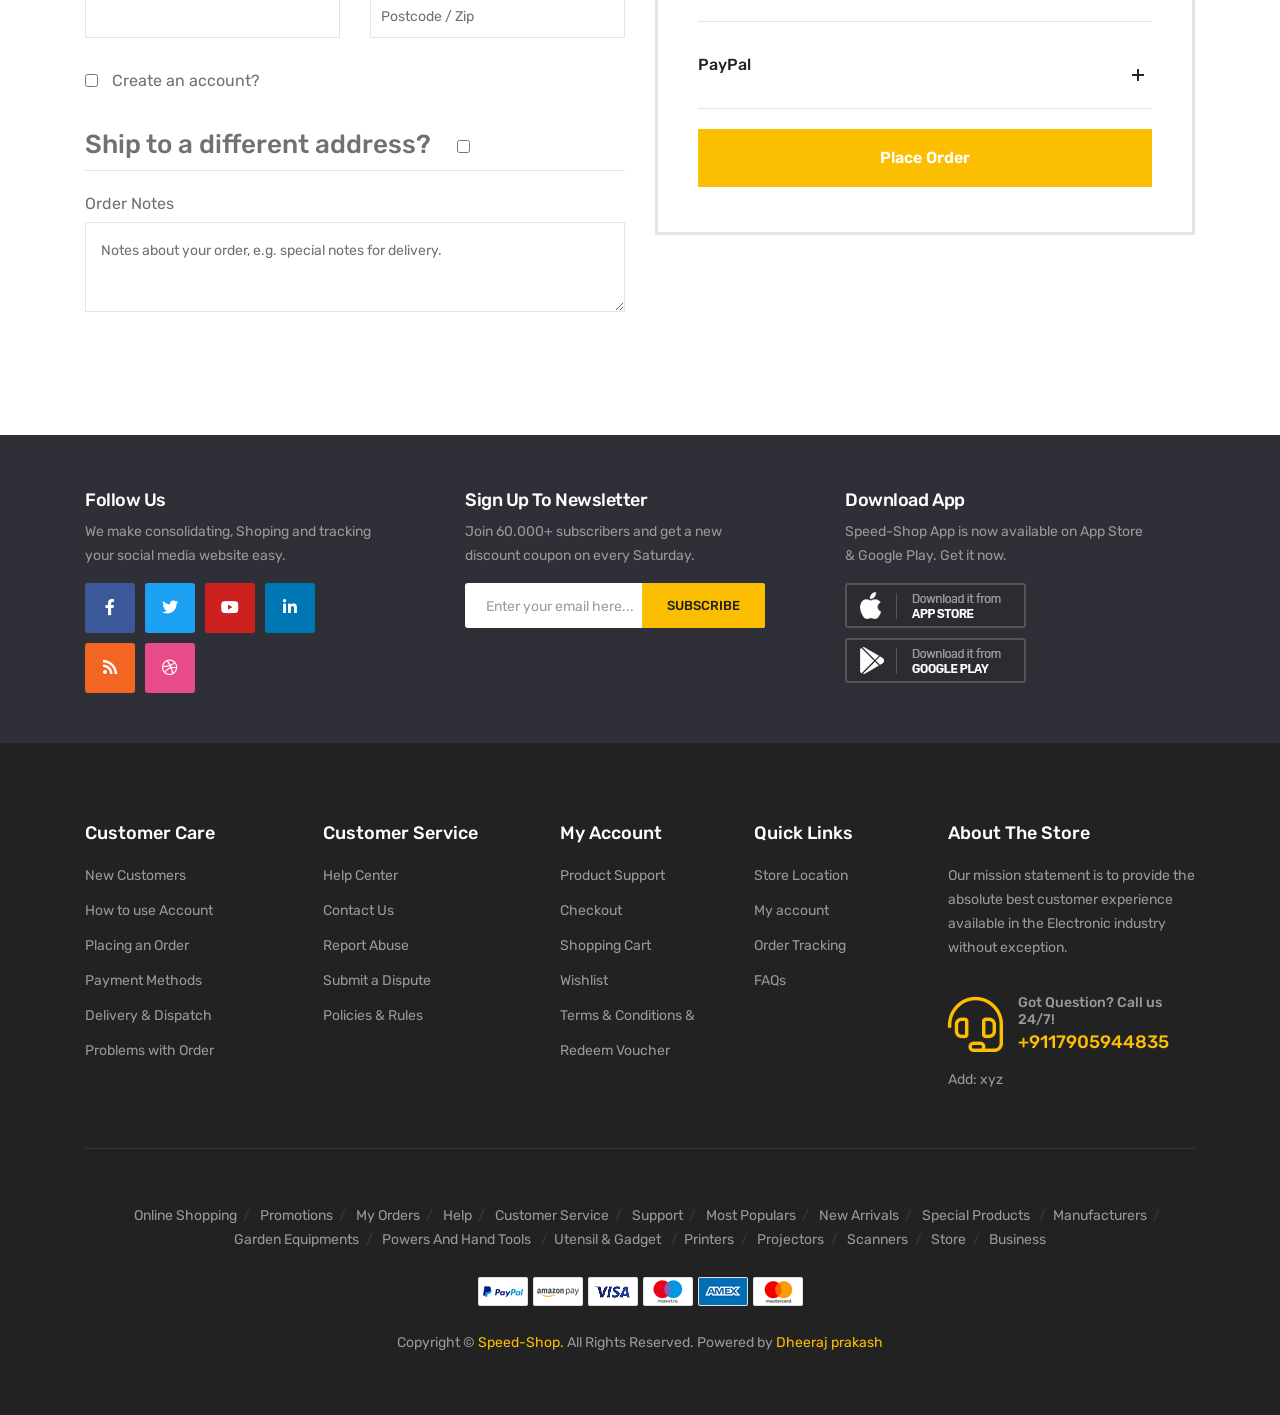
<file: checkout.html>
<!doctype html>
<html class="no-js" lang="zxx">
   
<head>
      <meta charset="utf-8">
      <meta http-equiv="x-ua-compatible" content="ie=edge">
      <title>Speed Shop </title>
      <meta name="description" content="">
      <meta name="viewport" content="width=device-width, initial-scale=1">
      <!-- Place favicon.ico in the root directory -->
      <link rel="shortcut icon" type="image/x-icon" href="assets/img/favicon.png">
      <!-- CSS here -->
      <link rel="stylesheet" href="assets/css/preloader.css">
      <link rel="stylesheet" href="assets/css/bootstrap.css">
      <link rel="stylesheet" href="assets/css/meanmenu.css">
      <link rel="stylesheet" href="assets/css/animate.css">
      <link rel="stylesheet" href="assets/css/owl-carousel.css">
      <link rel="stylesheet" href="assets/css/swiper-bundle.css">
      <link rel="stylesheet" href="assets/css/backtotop.css">
      <link rel="stylesheet" href="assets/css/ui-range-slider.css">
      <link rel="stylesheet" href="assets/css/magnific-popup.css">
      <link rel="stylesheet" href="assets/css/nice-select.css">
      <link rel="stylesheet" href="assets/flaticon/flaticon.css">
      <link rel="stylesheet" href="assets/css/font-awesome-pro.css">
      <link rel="stylesheet" href="assets/css/default.css">
      <link rel="stylesheet" href="assets/css/style.css">
   </head>
   <body>
      <!--[if lte IE 9]>
      <p class="browserupgrade">You are using an <strong>outdated</strong> browser. Please <a href="https://browsehappy.com/">upgrade your browser</a> to improve your experience and security.</p>
      <![endif]-->


    <!-- preloader start -->
    <div id="loading">
        <div id="loading-center">
            <div id="loading-center-absolute">
                <svg viewBox="0 0 58 58" id="mustard" class="product">
                <g>
                <path style="fill:#ED7161;" d="M39.869,58H18.131C16.954,58,16,57.046,16,55.869V12.621C16,11.726,16.726,11,17.621,11h22.757
                    C41.274,11,42,11.726,42,12.621v43.248C42,57.046,41.046,58,39.869,58z" />
                <polygon style="fill:#D13834;" points="35,11 23,11 27.615,0 30.385,0 	" />
                <rect x="16" y="16" style="fill:#D75A4A;" width="26" height="2" />
                <rect x="20" y="11" style="fill:#D75A4A;" width="2" height="6" />
                <rect x="25" y="11" style="fill:#D75A4A;" width="2" height="6" />
                <rect x="30" y="11" style="fill:#D75A4A;" width="2" height="6" />
                <rect x="36" y="11" style="fill:#D75A4A;" width="2" height="6" />
                <circle style="fill:#D13834;" cx="29" cy="36" r="10" />
                </g>
                </svg>
                <svg viewBox="0 0 49.818 49.818" id="meat" class="product">
                    <g>
                    <path style="fill:#994530;" d="M0.953,38.891c0,0,3.184,6.921,11.405,9.64c1.827,0.604,3.751,0.751,5.667,0.922
                        c7.866,0.703,26.714-0.971,31.066-18.976c1.367-5.656,0.76-11.612-1.429-17.003C44.51,5.711,37.447-4.233,22.831,2.427
                        c-8.328,3.795-7.696,10.279-5.913,14.787c2.157,5.456-2.243,11.081-8.06,10.316C1.669,26.584-1.825,30.904,0.953,38.891z" />
                    <g>
                        <path style="fill:#D75A4A;" d="M4.69,37.18c0.402,0.785,3.058,5.552,9.111,7.554c1.335,0.441,2.863,0.577,4.482,0.72l0.282,0.025
                            c0.818,0.073,1.698,0.11,2.617,0.11c18.18,0,22.854-11.218,24.02-16.041c1.134-4.693,0.706-9.703-1.235-14.488
                            C41.049,7.874,36.856,4.229,31.506,4.229c-2.21,0-4.683,0.615-7.349,1.83c-2.992,1.364-6.676,3.921-4.13,10.36
                            c1.284,3.25,0.912,6.746-1.023,9.591c-2.17,3.191-6.002,4.901-9.895,4.39c-0.493-0.065-0.966-0.099-1.404-0.099
                            c-1.077,0-2.502,0.198-3.173,1.143C3.765,32.524,3.823,34.609,4.69,37.18z" />
                        <path style="fill:#C64940;" d="M21.184,46.589c-0.948,0-1.858-0.038-2.706-0.114l-0.283-0.025
                            c-1.674-0.147-3.257-0.287-4.706-0.767c-6.376-2.108-9.188-7.073-9.688-8.047l-0.058-0.137c-0.984-2.917-0.993-5.273-0.026-6.635
                            c0.912-1.285,2.89-1.807,5.524-1.456c3.537,0.466,6.959-1.054,8.936-3.961c1.746-2.565,2.082-5.723,0.921-8.661
                            c-3.189-8.065,2.707-10.754,4.645-11.638c9.68-4.407,16.81-1.155,21.152,9.535c2.021,4.981,2.464,10.202,1.28,15.099
                            C44.953,34.836,40.073,46.589,21.184,46.589z M5.613,36.787c0.401,0.758,2.936,5.155,8.503,6.997
                            c1.229,0.406,2.699,0.536,4.256,0.673l0.284,0.025c0.788,0.07,1.639,0.106,2.527,0.106c17.469,0,21.938-10.683,23.048-15.276
                            c1.084-4.487,0.672-9.286-1.19-13.877C40.29,8.663,36.409,5.229,31.506,5.229c-2.067,0-4.4,0.585-6.934,1.74
                            c-3.02,1.376-5.81,3.532-3.615,9.083c1.408,3.563,0.998,7.398-1.126,10.521c-2.404,3.534-6.563,5.386-10.852,4.818
                            c-1.793-0.236-3.197,0.019-3.632,0.632C4.912,32.636,4.756,34.207,5.613,36.787z" />
                    </g>
                    <g>
                        <circle style="fill:#E6E6E6;" cx="32.455" cy="12.779" r="4" />
                        <path style="fill:#7A3726;" d="M32.455,17.779c-2.757,0-5-2.243-5-5s2.243-5,5-5s5,2.243,5,5S35.212,17.779,32.455,17.779z
                            M32.455,9.779c-1.654,0-3,1.346-3,3s1.346,3,3,3s3-1.346,3-3S34.109,9.779,32.455,9.779z" />
                    </g>
                    <path style="fill:#C64940;" d="M25.617,45.684l-1.941-0.479c0.435-1.761-1.063-3.216-3.446-4.859
                        c-2.875-1.984-4.817-5.117-5.327-8.595c-0.186-1.266-0.425-2.285-0.428-2.295l1.922-0.548c0.01,0.028,1.09,3.104,3.978,4.314
                        c2.094,0.877,4.667,0.598,7.648-0.832c11.578-5.554,17.102-2.646,17.332-2.52l-0.967,1.752c-0.04-0.021-4.97-2.48-15.5,2.57
                        c-3.53,1.694-6.662,1.984-9.312,0.863c-0.801-0.339-1.49-0.779-2.078-1.265c0.769,1.974,2.11,3.695,3.867,4.907
                        C23.149,39.931,26.472,42.222,25.617,45.684z" />
                    <path style="fill:#C64940;" d="M27.074,27.586c-5.37,0-7.605-3.694-7.633-3.74l1.727-1.01l-0.863,0.505l0.859-0.511
                        c0.108,0.179,2.714,4.335,9.738,2.105c1.54-0.794,12.038-6.002,15.619-2.289l-1.439,1.389c-1.979-2.052-9.229,0.576-13.332,2.714
                        l-0.154,0.064C29.892,27.364,28.389,27.586,27.074,27.586z" />
                    </g>
                </svg>
                <svg viewBox="0 0 49 49" id="soda" class="product">
                    <g>
                    <path style="fill:#E22F37;" d="M9.5,27V5.918c0-1.362,0.829-2.587,2.094-3.093l0,0C12.642,2.406,13.5,1.14,13.5,0.011L13.5,0v0
                        l11,0l11,0v0v0.011c0,1.129,0.858,2.395,1.906,2.814l0,0c1.265,0.506,2.094,1.73,2.094,3.093V27v-5v21.082
                        c0,1.362-0.829,2.587-2.094,3.093h0c-1.048,0.419-1.906,1.686-1.906,2.814V49l0,0h-11h-11l0,0l0-0.011
                        c0-1.129-0.858-2.395-1.906-2.814h0c-1.265-0.506-2.094-1.73-2.094-3.093V22" />
                    <path style="fill:#F75B57;" d="M18.5,7h-5c-0.553,0-1-0.447-1-1s0.447-1,1-1h5c0.553,0,1,0.447,1,1S19.053,7,18.5,7z" />
                    <path style="fill:#F75B57;" d="M35.5,7h-13c-0.553,0-1-0.447-1-1s0.447-1,1-1h13c0.553,0,1,0.447,1,1S36.053,7,35.5,7z" />
                    <path style="fill:#994530;" d="M18.5,45h-5c-0.553,0-1-0.447-1-1s0.447-1,1-1h5c0.553,0,1,0.447,1,1S19.053,45,18.5,45z" />
                    <path style="fill:#994530;" d="M35.5,45h-13c-0.553,0-1-0.447-1-1s0.447-1,1-1h13c0.553,0,1,0.447,1,1S36.053,45,35.5,45z" />
                    <polygon style="fill:#E6E6E6;" points="39.5,32 9.5,42 9.5,20 39.5,10 	" />
                    <polygon style="fill:#F9D70B;" points="39.5,28 9.5,38 9.5,24 39.5,14 	" />
                    </g>
                </svg>
                <div class="cart-container">
                    <svg viewBox="0 0 512 512" id="cart">
                    <circle cx="376.8" cy="440" r="55" />
                    <circle cx="192" cy="440" r="55" />
                    <polygon points="128,0 0.8,0 0.8,32 104.8,32 136.8,124.8 170.4,124.8 " />
                    <polygon style="fill:#ED7161;" points="250.4,49.6 224,124.8 411.2,124.8 " />
                    <polygon style="fill:#ee5a46;" points="411.2,124.8 224,124.8 170.4,124.8 136.8,124.8 68,124.8 141.6,361.6 427.2,361.6 
                    511.2,124.8 " />
                    <g>
                        <rect x="166.4" y="185.6" style="fill:#FFFFFF;" width="255.2" height="16" />
                        <rect x="166.4" y="237.6" style="fill:#FFFFFF;" width="166.4" height="16" />
                    </g>
                    </svg>
                </div>
            </div>
        </div>
    </div>
    <!-- preloader end -->

      <!-- back to top start -->
      <div class="progress-wrap">
         <svg class="progress-circle svg-content" width="100%" height="100%" viewBox="-1 -1 102 102">
            <path d="M50,1 a49,49 0 0,1 0,98 a49,49 0 0,1 0,-98" />
         </svg>
      </div>
      <!-- back to top end -->
      
    <!-- header-start -->
     <header class="header d-blue-bg">
        <div class="header-top">
            <div class="container">
                <div class="header-inner">
                    <div class="row align-items-center">
                        <div class="col-xl-6 col-lg-7">
                            <div class="header-inner-start">
                                <div class="header__currency border-right">
                                    <div class="s-name">
                                        <span>Language: </span>
                                    </div>
                                    <select>
                                        <option>English</option>
                                        <option>Deutsch</option>
                                        <option>Français</option>
                                        <option>Espanol</option>
                                    </select>
                                </div>
                                <div class="header__lang border-right">
                                    <div class="s-name">
                                        <span>Currency: </span>
                                    </div>
                                    <select>
                                        <option> USD</option>
                                        <option>EUR</option>
                                        <option>INR</option>
                                        <option>BDT</option>
                                        <option>BGD</option>
                                    </select>
                                </div>
                                <div class="support d-none d-sm-block">
                                    <p>Need Help? <a href="tel:+001123456789">+001 123 456 789</a></p>
                                </div>
                            </div>
                        </div>
                        <div class="col-xl-6 col-lg-5 d-none d-lg-block">
                            <div class="header-inner-end text-md-end">
                                <div class="ovic-menu-wrapper">
                                    <ul>
                                        <li><a href="about.html">About Us</a></li>
                                        <li><a href="contact.html">Order Tracking</a></li>
                                        <li><a href="contact.html">Contact Us</a></li>
                                        <li><a href="faq.html">FAQs</a></li>
                                    </ul>
                                </div>
                            </div>
                        </div>
                    </div>
                </div>
            </div>
        </div>
        <div class="header-mid">
            <div class="container">
                <div class="heade-mid-inner">
                    <div class="row align-items-center">
                        <div class="col-xl-3 col-lg-3 col-md-4 col-sm-4">
                            <div class="header__info">
                                <div class="logo">
                                    <a href="index.html" class="logo-image"><img src="assets/img/logo/logo1.png" alt="logo"></a>
                                </div>
                            </div>
                        </div>
                        <div class="col-xl-5 col-lg-4 d-none d-lg-block">
                            <div class="header__search">
                                <form action="#">
                                    <div class="header__search-box">
                                        <input class="search-input" type="text" placeholder="I'm shopping for...">
                                        <button class="button" type="submit"><i class="far fa-search"></i></button>
                                    </div>
                                    <div class="header__search-cat">
                                        <select>
                                            <option>All Categories</option>
                                            <option>Best Seller Products</option>
                                            <option>Top 10 Offers</option>
                                            <option>New Arrivals</option>
                                            <option>Phones &amp; Tablets</option>
                                            <option>Electronics &amp; Digital</option>
                                            <option>Fashion &amp; Clothings</option>
                                            <option>Jewelry &amp; Watches</option>
                                            <option>Health &amp; Beauty</option>
                                            <option>Sound &amp; Speakers</option>
                                            <option>TV &amp; Audio</option>
                                            <option>Computers</option>
                                        </select>
                                    </div>
                                </form>
                            </div>
                        </div>
                        <div class="col-xl-4 col-lg-5 col-md-8 col-sm-8">
                            <div class="header-action">
                                <div class="block-userlink">
                                    <a class="icon-link" href="my-account.html">
                                    <i class="flaticon-user"></i>
                                    <span class="text">
                                    <span class="sub">Login </span>
                                    My Account </span>
                                    </a>
                                </div>
                                <div class="block-wishlist action">
                                    <a class="icon-link" href="wishlist.html">
                                    <i class="flaticon-heart"></i>
                                    <span class="count">0</span>
                                    <span class="text">
                                    <span class="sub">Favorite</span>
                                    My Wishlist </span>
                                    </a>
                                </div>
                                <div class="block-cart action">
                                    <a class="icon-link" href="cart.html">
                                    <i class="flaticon-shopping-bag"></i>
                                    <span class="count">1</span>
                                    <span class="text">
                                    <span class="sub">Your Cart:</span>
                                    $00.00 </span>
                                    </a>
                                    <div class="cart">
                                        <div class="cart__mini">
                                            <ul>
                                                <li>
                                                  <div class="cart__title">
                                                    <h4>Your Cart</h4>
                                                    <span>(1 Item in Cart)</span>
                                                  </div>
                                                </li>
                                                <li>
                                                  <div class="cart__item d-flex justify-content-between align-items-center">
                                                    <div class="cart__inner d-flex">
                                                      <div class="cart__thumb">
                                                        <a href="product-details.html">
                                                          <img src="assets/img/cart/20.jpg" alt="">
                                                        </a>
                                                      </div>
                                                      <div class="cart__details">
                                                        <h6><a href="product-details.html"> Samsung C49J89: £875, Debenhams Plus  </a></h6>
                                                        <div class="cart__price">
                                                          <span>$255.00</span>
                                                        </div>
                                                      </div>
                                                    </div>
                                                    <div class="cart__del">
                                                        <a href="#"><i class="fal fa-times"></i></a>
                                                    </div>
                                                  </div>
                                                </li>
                                                <li>
                                                  <div class="cart__sub d-flex justify-content-between align-items-center">
                                                    <h6>Subtotal</h6>
                                                    <span class="cart__sub-total">$255.00</span>
                                                  </div>
                                                </li>
                                                <li>
                                                    <a href="cart.html" class="wc-cart mb-10">View cart</a>
                                                    <a href="checkout.html" class="wc-checkout">Checkout</a>
                                                </li>
                                            </ul>
                                        </div>
                                    </div>
                                </div>
                            </div>
                        </div>
                    </div>
                </div>
            </div>
        </div>
        <div class="header__bottom">
            <div class="container">
                <div class="row g-0 align-items-center">
                    <div class="col-lg-3">                        
                        <div class="cat__menu-wrapper side-border d-none d-lg-block">
                            <div class="cat-toggle">
                                <button type="button" class="cat-toggle-btn cat-toggle-btn-1"><i class="fal fa-bars"></i> Shop by department</button>
                                <div class="cat__menu">
                                    <nav id="mobile-menu" style="display: block;">
                                        <ul>
                                            <li>
                                                <a href="product.html">All Categories <i class="far fa-angle-down"></i></a>
                                                <ul class="mega-menu">
                                                    <li><a href="product.html">Shop Pages</a>
                                                        <ul class="mega-item">
                                                            <li><a href="product-details.html">Standard SHop Page</a></li>
                                                            <li><a href="product-details.html">Shop Right Sidebar</a></li>
                                                            <li><a href="product-details.html">Shop Left Sidebar</a></li>
                                                            <li><a href="product-details.html">Shop 3 Column</a></li>
                                                            <li><a href="product-details.html">Shop 4 Column</a></li>
                                                        </ul>
                                                    </li>
                                                    <li><a href="product.html">Product Pages</a>
                                                        <ul class="mega-item">
                                                            <li><a href="product-details.html">Product Details</a></li>
                                                            <li><a href="product-details.html">Product V2</a></li>
                                                            <li><a href="product-details.html">Product V3</a></li>
                                                            <li><a href="product-details.html">Varriable Product</a></li>
                                                            <li><a href="product-details.html">External Product</a></li>
                                                        </ul>
                                                    </li>
                                                    <li><a href="product.html">Other Pages</a>
                                                        <ul class="mega-item">
                                                            <li><a href="product-details.html">wishlist</a></li>
                                                            <li><a href="product-details.html">Shopping Cart</a></li>
                                                            <li><a href="product-details.html">Checkout</a></li>
                                                            <li><a href="product-details.html">Login</a></li>
                                                            <li><a href="product-details.html">Register</a></li>
                                                        </ul>
                                                    </li>
                                                    <li><a href="product.html">Phone &amp; Tablets</a>
                                                        <ul class="mega-item">
                                                            <li><a href="product-details.html">Catagory 1</a></li>
                                                            <li><a href="product-details.html">Catagory 2</a></li>
                                                            <li><a href="product-details.html">Catagory 3</a></li>
                                                        </ul>
                                                    </li>
                                                    <li><a href="product.html">Phone &amp; Tablets</a>
                                                        <ul class="mega-item">
                                                            <li><a href="product-details.html">Catagory 1</a></li>
                                                            <li><a href="product-details.html">Catagory 2</a></li>
                                                            <li><a href="product-details.html">Catagory 3</a></li>
                                                        </ul>
                                                    </li>
                                                </ul>
                                            </li>
                                            <li>
                                                <a href="product.html">Phone and Electronics <i class="far fa-angle-down"></i></a>
                                                <ul class="mega-menu mega-menu-2">
                                                    <li><a href="product.html">Shop Pages</a>
                                                        <ul class="mega-item">
                                                            <li><a href="product-details.html">Standard SHop Page</a></li>
                                                            <li><a href="product-details.html">Shop Right Sidebar</a></li>
                                                            <li><a href="product-details.html">Shop Left Sidebar</a></li>
                                                            <li><a href="product-details.html">Shop 3 Column</a></li>
                                                            <li><a href="product-details.html">Shop 4 Column</a></li>
                                                        </ul>
                                                    </li>
                                                    <li><a href="product.html">Product Pages</a>
                                                        <ul class="mega-item">
                                                            <li><a href="product-details.html">Product Details</a></li>
                                                            <li><a href="product-details.html">Product V2</a></li>
                                                            <li><a href="product-details.html">Product V3</a></li>
                                                            <li><a href="product-details.html">Varriable Product</a></li>
                                                            <li><a href="product-details.html">External Product</a></li>
                                                        </ul>
                                                    </li>
                                                    <li><a href="product.html">Other Pages</a>
                                                        <ul class="mega-item">
                                                            <li><a href="product-details.html">wishlist</a></li>
                                                            <li><a href="product-details.html">Shopping Cart</a></li>
                                                            <li><a href="product-details.html">Checkout</a></li>
                                                            <li><a href="product-details.html">Login</a></li>
                                                            <li><a href="product-details.html">Register</a></li>
                                                        </ul>
                                                    </li>
                                                    <li><a href="product.html">Phone &amp; Tablets</a>
                                                        <ul class="mega-item">
                                                            <li><a href="product-details.html">Catagory 1</a></li>
                                                            <li><a href="product-details.html">Catagory 2</a></li>
                                                            <li><a href="product-details.html">Catagory 3</a></li>
                                                        </ul>
                                                    </li>
                                                    <li><a href="product.html">Phone &amp; Tablets</a>
                                                        <ul class="mega-item">
                                                            <li><a href="product-details.html">Catagory 1</a></li>
                                                            <li><a href="product-details.html">Catagory 2</a></li>
                                                            <li><a href="product-details.html">Catagory 3</a></li>
                                                        </ul>
                                                    </li>
                                                </ul>
                                            </li>
                                            <li>
                                                <a href="product.html">Best Seller Products
                                                    <span class="cat-label">hot!</span>
                                                    <i class="far fa-angle-down"></i>
                                                </a>
                                                <ul class="mega-menu">
                                                    <li><a href="product.html">Shop Pages</a>
                                                        <ul class="mega-item">
                                                            <li><a href="product-details.html">Standard SHop Page</a></li>
                                                            <li><a href="product-details.html">Shop Right Sidebar</a></li>
                                                            <li><a href="product-details.html">Shop Left Sidebar</a></li>
                                                            <li><a href="product-details.html">Shop 3 Column</a></li>
                                                            <li><a href="product-details.html">Shop 4 Column</a></li>
                                                        </ul>
                                                    </li>
                                                    <li><a href="product.html">Product Pages</a>
                                                        <ul class="mega-item">
                                                            <li><a href="product-details.html">Product Details</a></li>
                                                            <li><a href="product-details.html">Product V2</a></li>
                                                            <li><a href="product-details.html">Product V3</a></li>
                                                            <li><a href="product-details.html">Varriable Product</a></li>
                                                            <li><a href="product-details.html">External Product</a></li>
                                                        </ul>
                                                    </li>
                                                    <li><a href="product.html">Other Pages</a>
                                                        <ul class="mega-item">
                                                            <li><a href="product-details.html">wishlist</a></li>
                                                            <li><a href="product-details.html">Shopping Cart</a></li>
                                                            <li><a href="product-details.html">Checkout</a></li>
                                                            <li><a href="product-details.html">Login</a></li>
                                                            <li><a href="product-details.html">Register</a></li>
                                                        </ul>
                                                    </li>
                                                    <li><a href="product.html">Phone &amp; Tablets</a>
                                                        <ul class="mega-item">
                                                            <li><a href="product-details.html">Catagory 1</a></li>
                                                            <li><a href="product-details.html">Catagory 2</a></li>
                                                            <li><a href="product-details.html">Catagory 3</a></li>
                                                        </ul>
                                                    </li>
                                                    <li><a href="product.html">Phone &amp; Tablets</a>
                                                        <ul class="mega-item">
                                                            <li><a href="product-details.html">Catagory 1</a></li>
                                                            <li><a href="product-details.html">Catagory 2</a></li>
                                                            <li><a href="product-details.html">Catagory 3</a></li>
                                                        </ul>
                                                    </li>
                                                </ul>
                                            </li>
                                            <li>
                                                <a href="product.html">Top 10 Offers
                                                    <span class="cat-label green">new!</span>
                                                </a>
                                            </li>
                                            <li>
                                                <a href="product.html">New Arrivals <i class="far fa-angle-down"></i></a>
                                                <ul class="submenu">
                                                    <li><a href="product.html">Home Appliances</a></li>
                                                    <li><a href="product.html">Technology</a>
                                                        <ul class="submenu">
                                                            <li><a href="product.html">Storage Devices</a></li>
                                                            <li><a href="product.html">Monitors</a></li>
                                                            <li><a href="product.html">Laptops</a></li>
                                                        </ul>
                                                    </li>
                                                    <li><a href="product.html">Office Equipments</a></li>
                                                </ul>
                                            </li>
                                            <li><a href="product.html">TV &amp; Audio</a></li>
                                            <li><a href="product.html">Electronics &amp; Digital</a></li>
                                            <li class="d-laptop-none"><a href="product.html">Fashion &amp; Clothings</a></li>
                                            <li class="d-laptop-none"><a href="product.html">Jewelry &amp; Watches</a></li>
                                            <li><a href="product.html">Health &amp; Beauty</a></li>
                                        </ul>
                                    </nav>
                                </div>
                            </div>
                        </div>
                    </div>
                    <div class="col-lg-6 col-md-6 col-3">
                      <div class="header__bottom-left d-flex d-xl-block align-items-center">
                        <div class="side-menu d-lg-none mr-20">
                          <button type="button" class="side-menu-btn offcanvas-toggle-btn"><i class="fas fa-bars"></i></button>
                        </div>
                        <div class="main-menu d-none d-lg-block">
                            <nav>
                                <ul>
                                    <li>
                                        <a href="index.html">Home <i class="far fa-angle-down"></i></a>
                                        <ul class="megamenu-1">
                                            <li><a href="index.html">Home Pages</a>
                                                <ul class="mega-item">
                                                    <li><a href="index.html">Home One</a></li>
                                                    <li><a href="index-2.html">Home Two</a></li>
                                                    <li><a href="index-3.html">Home Three</a></li>
                                                    <li><a href="product-details.html">Shop 3 Column</a></li>
                                                    <li><a href="product-details.html">Shop 4 Column</a></li>
                                                </ul>
                                            </li>
                                            <li><a href="shop.html">Product Pages</a>
                                                <ul class="mega-item">
                                                    <li><a href="product-details.html">Product Details</a></li>
                                                    <li><a href="product-details.html">Product V2</a></li>
                                                    <li><a href="product-details.html">Product V3</a></li>
                                                    <li><a href="product-details.html">Varriable Product</a></li>
                                                    <li><a href="product-details.html">External Product</a></li>
                                                </ul>
                                            </li>
                                            <li><a href="shop.html">Other Pages</a>
                                                <ul class="mega-item">
                                                    <li><a href="product-details.html">wishlist</a></li>
                                                    <li><a href="product-details.html">Shopping Cart</a></li>
                                                    <li><a href="product-details.html">Checkout</a></li>
                                                    <li><a href="product-details.html">Login</a></li>
                                                    <li><a href="product-details.html">Register</a></li>
                                                </ul>
                                            </li>
                                            <li><a href="shop.html">Phone &amp; Tablets</a>
                                                <ul class="mega-item">
                                                    <li><a href="product-details.html">Catagory 1</a></li>
                                                    <li><a href="product-details.html">Catagory 2</a></li>
                                                    <li><a href="product-details.html">Catagory 3</a></li>
                                                    <li><a href="product-details.html">Catagory 4</a></li>
                                                </ul>
                                            </li>
                                            <li><a href="shop.html">Phone &amp; Tablets</a>
                                                <ul class="mega-item">
                                                    <li><a href="product-details.html">Catagory 1</a></li>
                                                    <li><a href="product-details.html">Catagory 2</a></li>
                                                    <li><a href="product-details.html">Catagory 3</a></li>
                                                    <li><a href="product-details.html">Catagory 4</a></li>
                                                </ul>
                                            </li>
                                        </ul>
                                    </li>
                                    <li><a href="about.html">About Us</a></li>
                                    <li class="has-mega"><a href="shop.html">Shop <i class="far fa-angle-down"></i></a>
                                        <div class="mega-menu">
                                            <div class="container container-mega">
                                                <ul>
                                                    <li>
                                                        <ul>
                                                        <li class="title"><a href="shop.html">SHOP LAYOUT</a></li>
                                                        <li><a href="shop.html">Pagination</a></li>
                                                        <li><a href="shop.html">Ajax Load More</a></li>
                                                        <li><a href="shop.html">Infinite Scroll</a></li>
                                                        <li><a href="shop.html">Sidebar Right</a></li>
                                                        <li><a href="shop.html">Sidebar Left</a></li>
                                                        </ul>
                                                    </li>
                                                    <li>
                                                        <ul>
                                                        <li class="title"><a href="shop.html">SHOP PAGES</a></li>
                                                        <li><a href="shop.html">List View</a></li>
                                                        <li><a href="shop.html">Small Products</a></li>
                                                        <li><a href="shop.html">Large Products</a></li>
                                                        <li><a href="shop.html">Shop — 3 Items</a></li>
                                                        <li><a href="shop.html">Shop — 4 Items</a></li>
                                                        <li><a href="shop.html">Shop — 5 Items</a></li>
                                                        </ul>
                                                    </li>
                                                    <li>
                                                        <ul>
                                                        <li class="title"><a href="shop.html">PRODUCT LAYOUT</a></li>
                                                        <li><a href="shop.html">Description Sticky</a></li>
                                                        <li><a href="shop.html">Product Carousel</a></li>
                                                        <li><a href="shop.html">Gallery Modern</a></li>
                                                        <li><a href="shop.html">Thumbnail Left</a></li>
                                                        <li><a href="shop.html">Thumbnail Right</a></li>
                                                        <li><a href="shop.html">Thumbnail Botttom</a></li>
                                                        </ul>
                                                    </li>
                                                    <li>
                                                        <ul>
                                                        <li class="title"><a href="shop.html">Basketball</a></li>
                                                        <li><a href="shop.html">East Hampton Fleece</a></li>
                                                        <li><a href="shop.html">Faxon Canvas Low</a></li>
                                                        <li><a href="shop.html">Habitasse Dictumst</a></li>
                                                        <li><a href="shop.html">Kaoreet Lobortis</a></li>
                                                        <li><a href="shop.html">NikeCourt Zoom</a></li>
                                                        <li><a href="shop.html">NikeCourts Air Zoom</a></li>
                                                        </ul>
                                                    </li>
                                                    <li>
                                                        <ul>
                                                        <li class="title"><a href="shop.html">Basketball</a></li>
                                                        <li><a href="shop.html">East Hampton Fleece</a></li>
                                                        <li><a href="shop.html">Faxon Canvas Low</a></li>
                                                        <li><a href="shop.html">Habitasse Dictumst</a></li>
                                                        <li><a href="shop.html">Kaoreet Lobortis</a></li>
                                                        <li><a href="shop.html">NikeCourt Zoom</a></li>
                                                        <li><a href="shop.html">NikeCourts Air Zoom</a></li>
                                                        </ul>
                                                    </li>
                                                    <li class="mega-image hover-effect" style="background-image: url(assets/img/bg/menu-item.jpg);"> 
                                                        <ul>
                                                          <li><a href="shop.html">
                                                            <h4>Top Cameras <br> Bestseller Products</h4>
                                                            <h5>4K</h5>
                                                            <h6>Sale Up To <span>60% Off</span></h6>
                                                          </a></li>
                                                        </ul>
                                                    </li>
                                                </ul>
                                            </div>
                                            <div class="offer mt-40">
                                                <p><b>30% OFF</b> the shipping of your first order with the code: <b>Shop-SALE30</b></p>
                                            </div>
                                        </div>
                                    </li>
                                    <li><a href="blog.html">Blog <i class="far fa-angle-down"></i></a>
                                        <ul class="submenu">
                                            <li><a href="blog.html">Blog</a></li>
                                            <li><a href="blog-details.html">Blog Details</a></li>
                                        </ul>
                                    </li>
                                    <li>
                                        <a href="about.html" class="active">Pages <i class="far fa-angle-down"></i></a>
                                        <ul class="submenu">
                                            <li><a href="my-account.html">My Account</a></li>
                                            <li><a href="product-details.html">Product Details</a></li>
                                            <li><a href="faq.html">FAQs pages</a></li>
                                            <li><a href="cart.html">Cart</a></li>
                                            <li><a href="wishlist.html">Wishlist</a></li>
                                            <li><a href="checkout.html" class="active">Checkout</a></li>
                                            <li><a href="contact.html">Contact Us</a></li>
                                            <li><a href="404.html">404 Error</a></li>
                                        </ul>
                                    </li>
                                </ul>
                            </nav>
                        </div>
                      </div>
                    </div>
                    <div class="col-lg-3 col-md-6 col-9">
                        <div class="shopeing-text text-sm-end">
                            <p>Spend $120 more and get free shipping!</p>
                        </div>
                    </div>
                </div>
            </div>
        </div>
     </header>
     <!-- header-end -->

    <!-- offcanvas area start -->
    <div class="offcanvas__area">
        <div class="offcanvas__wrapper">
        <div class="offcanvas__close">
            <button class="offcanvas__close-btn" id="offcanvas__close-btn">
                <i class="fal fa-times"></i>
            </button>
        </div>
        <div class="offcanvas__content">
            <div class="offcanvas__logo mb-40">
                <a href="index.html">
                <img src="assets/img/logo/logo-white.png" alt="logo">
                </a>
            </div>
            <div class="offcanvas__search mb-25">
                <form action="#">
                    <input type="text" placeholder="What are you searching for?">
                    <button type="submit" ><i class="far fa-search"></i></button>
                </form>
            </div>
            <div class="mobile-menu fix"></div>
            <div class="offcanvas__action">

            </div>
        </div>
        </div>
    </div>
    <!-- offcanvas area end -->      
    <div class="body-overlay"></div>
    <!-- offcanvas area end -->

    <main>
        <!-- page-banner-area-start -->
        <div class="page-banner-area page-banner-height-2" data-background="assets/img/banner/page-banner-4.jpg">
            <div class="container">
                <div class="row">
                    <div class="col-xl-12">
                        <div class="page-banner-content text-center">
                            <h4 class="breadcrumb-title">Checkout</h4>
                            <div class="breadcrumb-two">
                                <nav>
                                   <nav class="breadcrumb-trail breadcrumbs">
                                      <ul class="breadcrumb-menu">
                                         <li class="breadcrumb-trail">
                                            <a href="index.html"><span>Home</span></a>
                                         </li>
                                         <li class="trail-item">
                                            <span>Checkout</span>
                                         </li>
                                      </ul>
                                   </nav> 
                                </nav>
                            </div>
                        </div>
                    </div>
                </div>
            </div>
        </div>
        <!-- page-banner-area-end -->

        <!-- coupon-area-start -->
        <section class="coupon-area pt-120 pb-30">
            <div class="container">
            <div class="row">
            <div class="col-md-6">
                <div class="coupon-accordion">
                        <!-- ACCORDION START -->
                        <h3>Returning customer? <span id="showlogin">Click here to login</span></h3>
                        <div id="checkout-login" class="coupon-content">
                        <div class="coupon-info">
                            <p class="coupon-text">Quisque gravida turpis sit amet nulla posuere lacinia. Cras sed est
                                    sit amet ipsum luctus.</p>
                            <form action="#">
                                    <p class="form-row-first">
                                    <label>Username or email <span class="required">*</span></label>
                                    <input type="text">
                                    </p>
                                    <p class="form-row-last">
                                    <label>Password <span class="required">*</span></label>
                                    <input type="text">
                                    </p>
                                    <p class="form-row">
                                    <button class="tp-btn-h1" type="submit">Login</button>
                                    <label>
                                        <input type="checkbox">
                                        Remember me
                                    </label>
                                    </p>
                                    <p class="lost-password">
                                    <a href="#">Lost your password?</a>
                                    </p>
                            </form>
                        </div>
                        </div>
                        <!-- ACCORDION END -->
                </div>
            </div>
            <div class="col-md-6">
                <div class="coupon-accordion">
                        <!-- ACCORDION START -->
                        <h3>Have a coupon? <span id="showcoupon">Click here to enter your code</span></h3>
                        <div id="checkout_coupon" class="coupon-checkout-content">
                        <div class="coupon-info">
                            <form action="#">
                                    <p class="checkout-coupon">
                                    <input type="text" placeholder="Coupon Code">
                                    <button class="tp-btn-h1" type="submit">Apply Coupon</button>
                                    </p>
                            </form>
                        </div>
                        </div>
                        <!-- ACCORDION END -->
                </div>
            </div>
            </div>
        </div>
        </section>
        <!-- coupon-area-end -->

        <!-- checkout-area-start -->
        <section class="checkout-area pb-85">
            <div class="container">
                <form action="#">
                    <div class="row">
                        <div class="col-lg-6">
                            <div class="checkbox-form">
                                <h3>Billing Details</h3>
                                <div class="row">
                                    <div class="col-md-12">
                                        <div class="country-select">
                                            <label>Country <span class="required">*</span></label>
                                            <select style="display: none;">
                                                <option value="volvo">bangladesh</option>
                                                <option value="saab">Algeria</option>
                                                <option value="mercedes">Afghanistan</option>
                                                <option value="audi">Ghana</option>
                                                <option value="audi2">Albania</option>
                                                <option value="audi3">Bahrain</option>
                                                <option value="audi4">Colombia</option>
                                                <option value="audi5">Dominican Republic</option>
                                            </select><div class="nice-select" tabindex="0"><span class="current">bangladesh</span><ul class="list"><li data-value="volvo" class="option selected">bangladesh</li><li data-value="saab" class="option">Algeria</li><li data-value="mercedes" class="option">Afghanistan</li><li data-value="audi" class="option">Ghana</li><li data-value="audi2" class="option">Albania</li><li data-value="audi3" class="option">Bahrain</li><li data-value="audi4" class="option">Colombia</li><li data-value="audi5" class="option">Dominican Republic</li></ul></div>
                                        </div>
                                    </div>
                                    <div class="col-md-6">
                                        <div class="checkout-form-list">
                                            <label>First Name <span class="required">*</span></label>
                                            <input type="text" placeholder="">
                                        </div>
                                    </div>
                                    <div class="col-md-6">
                                        <div class="checkout-form-list">
                                            <label>Last Name <span class="required">*</span></label>
                                            <input type="text" placeholder="">
                                        </div>
                                    </div>
                                    <div class="col-md-12">
                                        <div class="checkout-form-list">
                                            <label>Company Name</label>
                                            <input type="text" placeholder="">
                                        </div>
                                    </div>
                                    <div class="col-md-12">
                                        <div class="checkout-form-list">
                                            <label>Address <span class="required">*</span></label>
                                            <input type="text" placeholder="Street address">
                                        </div>
                                    </div>
                                    <div class="col-md-12">
                                        <div class="checkout-form-list">
                                            <input type="text" placeholder="Apartment, suite, unit etc. (optional)">
                                        </div>
                                    </div>
                                    <div class="col-md-12">
                                        <div class="checkout-form-list">
                                            <label>Town / City <span class="required">*</span></label>
                                            <input type="text" placeholder="Town / City">
                                        </div>
                                    </div>
                                    <div class="col-md-6">
                                        <div class="checkout-form-list">
                                            <label>State / County <span class="required">*</span></label>
                                            <input type="text" placeholder="">
                                        </div>
                                    </div>
                                    <div class="col-md-6">
                                        <div class="checkout-form-list">
                                            <label>Postcode / Zip <span class="required">*</span></label>
                                            <input type="text" placeholder="Postcode / Zip">
                                        </div>
                                    </div>
                                    <div class="col-md-6">
                                        <div class="checkout-form-list">
                                            <label>Email Address <span class="required">*</span></label>
                                            <input type="email" placeholder="">
                                        </div>
                                    </div>
                                    <div class="col-md-6">
                                        <div class="checkout-form-list">
                                            <label>Phone <span class="required">*</span></label>
                                            <input type="text" placeholder="Postcode / Zip">
                                        </div>
                                    </div>
                                    <div class="col-md-12">
                                        <div class="checkout-form-list create-acc">
                                            <input id="cbox" type="checkbox">
                                            <label>Create an account?</label>
                                        </div>
                                        <div id="cbox_info" class="checkout-form-list create-account">
                                            <p>Create an account by entering the information below. If you are a returning
                                                customer please login at the top of the page.</p>
                                            <label>Account password <span class="required">*</span></label>
                                            <input type="password" placeholder="password">
                                        </div>
                                    </div>
                                </div>
                                <div class="different-address">
                                    <div class="ship-different-title">
                                        <h3>
                                            <label>Ship to a different address?</label>
                                            <input id="ship-box" type="checkbox">
                                        </h3>
                                    </div>
                                    <div id="ship-box-info">
                                        <div class="row">
                                            <div class="col-md-12">
                                                <div class="country-select">
                                                    <label>Country <span class="required">*</span></label>
                                                    <select style="display: none;">
                                                        <option value="volvo">bangladesh</option>
                                                        <option value="saab">Algeria</option>
                                                        <option value="mercedes">Afghanistan</option>
                                                        <option value="audi">Ghana</option>
                                                        <option value="audi2">Albania</option>
                                                        <option value="audi3">Bahrain</option>
                                                        <option value="audi4">Colombia</option>
                                                        <option value="audi5">Dominican Republic</option>
                                                    </select><div class="nice-select" tabindex="0"><span class="current">bangladesh</span><ul class="list"><li data-value="volvo" class="option selected">bangladesh</li><li data-value="saab" class="option">Algeria</li><li data-value="mercedes" class="option">Afghanistan</li><li data-value="audi" class="option">Ghana</li><li data-value="audi2" class="option">Albania</li><li data-value="audi3" class="option">Bahrain</li><li data-value="audi4" class="option">Colombia</li><li data-value="audi5" class="option">Dominican Republic</li></ul></div>
                                                </div>
                                            </div>
                                            <div class="col-md-6">
                                                <div class="checkout-form-list">
                                                    <label>First Name <span class="required">*</span></label>
                                                    <input type="text" placeholder="">
                                                </div>
                                            </div>
                                            <div class="col-md-6">
                                                <div class="checkout-form-list">
                                                    <label>Last Name <span class="required">*</span></label>
                                                    <input type="text" placeholder="">
                                                </div>
                                            </div>
                                            <div class="col-md-12">
                                                <div class="checkout-form-list">
                                                    <label>Company Name</label>
                                                    <input type="text" placeholder="">
                                                </div>
                                            </div>
                                            <div class="col-md-12">
                                                <div class="checkout-form-list">
                                                    <label>Address <span class="required">*</span></label>
                                                    <input type="text" placeholder="Street address">
                                                </div>
                                            </div>
                                            <div class="col-md-12">
                                                <div class="checkout-form-list">
                                                    <input type="text" placeholder="Apartment, suite, unit etc. (optional)">
                                                </div>
                                            </div>
                                            <div class="col-md-12">
                                                <div class="checkout-form-list">
                                                    <label>Town / City <span class="required">*</span></label>
                                                    <input type="text" placeholder="Town / City">
                                                </div>
                                            </div>
                                            <div class="col-md-6">
                                                <div class="checkout-form-list">
                                                    <label>State / County <span class="required">*</span></label>
                                                    <input type="text" placeholder="">
                                                </div>
                                            </div>
                                            <div class="col-md-6">
                                                <div class="checkout-form-list">
                                                    <label>Postcode / Zip <span class="required">*</span></label>
                                                    <input type="text" placeholder="Postcode / Zip">
                                                </div>
                                            </div>
                                            <div class="col-md-6">
                                                <div class="checkout-form-list">
                                                    <label>Email Address <span class="required">*</span></label>
                                                    <input type="email" placeholder="">
                                                </div>
                                            </div>
                                            <div class="col-md-6">
                                                <div class="checkout-form-list">
                                                    <label>Phone <span class="required">*</span></label>
                                                    <input type="text" placeholder="Postcode / Zip">
                                                </div>
                                            </div>
                                        </div>
                                    </div>
                                    <div class="order-notes">
                                        <div class="checkout-form-list">
                                            <label>Order Notes</label>
                                            <textarea id="checkout-mess" cols="30" rows="10" placeholder="Notes about your order, e.g. special notes for delivery."></textarea>
                                        </div>
                                    </div>
                                </div>
                            </div>
                        </div>
                        <div class="col-lg-6">
                            <div class="your-order mb-30 ">
                                <h3>Your order</h3>
                                <div class="your-order-table table-responsive">
                                    <table>
                                        <thead>
                                            <tr>
                                                <th class="product-name">Product</th>
                                                <th class="product-total">Total</th>
                                            </tr>
                                        </thead>
                                        <tbody>
                                            <tr class="cart_item">
                                                <td class="product-name">
                                                    Vestibulum suscipit <strong class="product-quantity"> × 1</strong>
                                                </td>
                                                <td class="product-total">
                                                    <span class="amount">$165.00</span>
                                                </td>
                                            </tr>
                                            <tr class="cart_item">
                                                <td class="product-name">
                                                    Vestibulum dictum magna <strong class="product-quantity"> × 1</strong>
                                                </td>
                                                <td class="product-total">
                                                    <span class="amount">$50.00</span>
                                                </td>
                                            </tr>
                                        </tbody>
                                        <tfoot>
                                            <tr class="cart-subtotal">
                                                <th>Cart Subtotal</th>
                                                <td><span class="amount">$215.00</span></td>
                                            </tr>
                                            <tr class="shipping">
                                                <th>Shipping</th>
                                                <td>
                                                    <ul>
                                                        <li>
                                                            <input type="radio" name="shipping">
                                                            <label>
                                                                Flat Rate: <span class="amount">$7.00</span>
                                                            </label>
                                                        </li>
                                                        <li>
                                                            <input type="radio" name="shipping">
                                                            <label>Free Shipping:</label>
                                                        </li>
                                                    </ul>
                                                </td>
                                            </tr>
                                            <tr class="order-total">
                                                <th>Order Total</th>
                                                <td><strong><span class="amount">$215.00</span></strong>
                                                </td>
                                            </tr>
                                        </tfoot>
                                    </table>
                                </div>

                                <div class="payment-method">
                                    <div class="accordion" id="checkoutAccordion">
                                    <div class="accordion-item">
                                        <h2 class="accordion-header" id="checkoutOne">
                                            <button class="accordion-button" type="button" data-bs-toggle="collapse" data-bs-target="#bankOne" aria-expanded="true" aria-controls="bankOne">
                                            Direct Bank Transfer
                                            </button>
                                        </h2>
                                        <div id="bankOne" class="accordion-collapse collapse show" aria-labelledby="checkoutOne" data-bs-parent="#checkoutAccordion">
                                            <div class="accordion-body">
                                             <p>Make your payment directly into our bank account. Please use your Order ID as the payment reference. Your order won’t be shipped until the funds have cleared in our account.</p>
                                            </div>
                                        </div>
                                    </div>
                                    <div class="accordion-item">
                                        <h2 class="accordion-header" id="paymentTwo">
                                            <button class="accordion-button collapsed" type="button" data-bs-toggle="collapse" data-bs-target="#payment" aria-expanded="false" aria-controls="payment">
                                            Cheque Payment
                                            </button>
                                        </h2>
                                        <div id="payment" class="accordion-collapse collapse" aria-labelledby="paymentTwo" data-bs-parent="#checkoutAccordion">
                                            <div class="accordion-body">
                                            <p>Please send your cheque to Store Name, Store Street, Store Town, Store State / County, Store Postcode.</p>
                                            </div>
                                        </div>
                                    </div>
                                    <div class="accordion-item">
                                        <h2 class="accordion-header" id="paypalThree">
                                            <button class="accordion-button collapsed" type="button" data-bs-toggle="collapse" data-bs-target="#paypal" aria-expanded="false" aria-controls="paypal">
                                            PayPal
                                            </button>
                                        </h2>
                                        <div id="paypal" class="accordion-collapse collapse" aria-labelledby="paypalThree" data-bs-parent="#checkoutAccordion">
                                            <div class="accordion-body">
                                                <p>Pay via PayPal; you can pay with your credit card if you don’t have a
                                                PayPal account.</p>
                                            </div>
                                        </div>
                                    </div>
                                    </div>
                                    <div class="order-button-payment mt-20">
                                    <button type="submit" class="tp-btn-h1">Place order</button>
                                    </div>
                                </div>
                            </div>
                        </div>
                    </div>
                </form>
            </div>
        </section>
        <!-- checkout-area-end -->

        <!-- cta-area-start -->
        <section class="cta-area d-ldark-bg pt-55 pb-10">
            <div class="container">
                <div class="row">
                    <div class="col-lg-4 col-md-6">
                        <div class="cta-item cta-item-d mb-30">
                            <h5 class="cta-title">Follow Us</h5>
                            <p>We make consolidating, Shoping and tracking your social media website easy.</p>
                            <div class="cta-social">
                                <div class="social-icon">
                                    <a href="#" class="facebook"><i class="fab fa-facebook-f"></i></a>
                                    <a href="#" class="twitter"><i class="fab fa-twitter"></i></a>
                                    <a href="#" class="youtube"><i class="fab fa-youtube"></i></a>
                                    <a href="#" class="linkedin"><i class="fab fa-linkedin-in"></i></a>
                                    <a href="#" class="rss"><i class="fas fa-rss"></i></a>
                                    <a href="#" class="dribbble"><i class="fab fa-dribbble"></i></a>
                                </div>
                            </div>
                        </div>
                    </div>
                    <div class="col-lg-4 col-md-6">
                        <div class="cta-item mb-30">
                            <h5 class="cta-title">Sign Up To Newsletter</h5>
                            <p>Join 60.000+ subscribers and get a new discount coupon  on every Saturday.</p>
                            <div class="subscribe__form">
                                <form action="#">
                                    <input type="email" placeholder="Enter your email here...">
                                    <button>subscribe</button>
                                </form>
                            </div>
                        </div>
                    </div>
                    <div class="col-lg-4 col-md-6">
                        <div class="cta-item mb-30">
                            <h5 class="cta-title">Download App</h5>
                            <p>Speed-Shop App is now available on App Store & Google Play. Get it now.</p>
                            <div class="cta-apps">
                                <div class="apps-store">
                                    <a href="#"><img src="assets/img/brand/app_ios.png" alt=""></a>
                                    <a href="#"><img src="assets/img/brand/app_android.png" alt=""></a>
                                </div>
                            </div>
                        </div>
                    </div>
                </div>
            </div>

        </section>
        <!-- cta-area-end -->

    </main>

    <!-- footer-start -->
    <footer>
        <div class="fotter-area d-dark-bg">
            <div class="footer__top pt-80 pb-15">
                <div class="container">
                    <div class="row">
                        <div class="col-xl-5 col-lg-4 order-last-md">
                            <div class="row">
                                <div class="col-xl-6 col-lg-6 col-md-6 col-sm-6 col-6">
                                    <div class="footer__widget">
                                        <div class="footer__widget-title">
                                            <h4>Customer Care</h4>
                                        </div>
                                        <div class="footer__widget-content">
                                            <div class="footer__link">
                                                <ul>
                                                    <li><a href="faq.html">New Customers</a></li>
                                                    <li><a href="faq.html">How to use Account</a></li>
                                                    <li><a href="faq.html">Placing an Order</a></li>
                                                    <li><a href="faq.html">Payment Methods</a></li>
                                                    <li><a href="faq.html">Delivery &amp; Dispatch</a></li>
                                                    <li><a href="faq.html">Problems with Order</a></li>
                                                </ul>
                                            </div>
                                        </div>
                                    </div>
                                </div>
                                <div class="col-xl-6 col-lg-6 col-md-6 col-sm-6 col-6">
                                    <div class="footer__widget">
                                        <div class="footer__widget-title">
                                            <h4>Customer Service</h4>
                                        </div>
                                        <div class="footer__widget-content">
                                            <div class="footer__link">
                                                <ul>
                                                    <li><a href="faq.html">Help Center</a></li>
                                                    <li><a href="faq.html">Contact Us</a></li>
                                                    <li><a href="faq.html">Report Abuse</a></li>
                                                    <li><a href="faq.html">Submit a Dispute</a></li>
                                                    <li><a href="faq.html">Policies &amp; Rules</a></li>
                                                </ul>
                                            </div>
                                        </div>
                                    </div>
                                </div>
                            </div>
                        </div>
                        <div class="col-xl-7 col-lg-8 order-first-md">
                            <div class="footer__top-left">
                                <div class="row">
                                    
                                    <div class="col-xl-7 col-lg-6 col-md-6 col-sm-6">
                                        <div class="row">
                                            
                                            <div class="col-xl-6 col-lg-6 col-md-6 col-sm-6">
                                                <div class="footer__widget">
                                                    <div class="footer__widget-title">
                                                        <h4>My Account</h4>
                                                    </div>
                                                    <div class="footer__widget-content">
                                                        <div class="footer__link">
                                                            <ul>
                                                                <li><a href="faq.html">Product Support</a></li>
                                                                <li><a href="checkout.html">Checkout</a></li>
                                                                <li><a href="cart.html">Shopping Cart</a></li>
                                                                <li><a href="wishlist.html">Wishlist</a></li>
                                                                <li><a href="faq.html">Terms &amp; Conditions &amp;</a></li>
                                                                <li><a href="faq.html">Redeem Voucher</a></li>
                                                            </ul>
                                                        </div>
                                                    </div>
                                                </div>
                                            </div>
                                        <div class="col-xl-6 col-lg-6 col-md-6 col-sm-6">
                                    <div class="footer__widget">
                                        <div class="footer__widget-title">
                                            <h4>Quick Links</h4>
                                        </div>
                                        <div class="footer__widget-content">
                                            <div class="footer__link">
                                                <ul>
                                                    <li><a href="contact.html">Store Location</a></li>
                                                    <li><a href="my-account.html">My account</a></li>
                                                    <li><a href="contact.html">Order Tracking</a></li>
                                                    <li><a href="faq.html">FAQs</a></li>
                                                </ul>
                                            </div>
                                        </div>
                                    </div>
                                </div></div>
                                    </div><div class="col-xl-5 col-lg-6 col-md-6 col-sm-6">
                                        <div class="footer__widget">
                                            <div class="footer__widget-title mb-20">
                                                <h4>About The Store</h4>
                                            </div>
                                            <div class="footer__widget-content">
                                                <p class="footer-text mb-35">Our mission statement is to provide the absolute best customer experience available in the Electronic industry without exception.</p>
                                                <div class="footer__hotline d-flex align-items-center mb-10">
                                                    <div class="icon mr-15">
                                                        <i class="fal fa-headset"></i>
                                                    </div>
                                                    <div class="text">
                                                        <h4>Got Question? Call us 24/7!</h4>
                                                        <span><a href="tel:100-123-456-7890">+9117905944835</a></span>
                                                    </div>
                                                </div>
                                                <div class="footer__info">
                                                    <ul>
                                                        <li>
                                                            <span>Add:  <a target="_blank" href="https://goo.gl/maps/c82DDZ8ALvL878Bv8">xyz</a></span>
                                                        </li>
                                                    </ul>
                                                </div>
                                            </div>
                                        </div>
                                    </div>
                                </div>
                            </div>
                        </div>
                    </div>
                </div>
            </div>
            <div class="footer__bottom">
                <div class="container">
                    <div class="footer__bottom-content pt-55 pb-45">
                        <div class="row">
                            <div class="col-xl-12">
                                <div class="footer__links text-center mb-25">
                                    <p>
                                        <a href="faq.html">Online Shopping</a>
                                        <a href="faq.html">Promotions</a>
                                        <a href="faq.html">My Orders</a>
                                        <a href="faq.html">Help</a>
                                        <a href="faq.html">Customer Service</a>
                                        <a href="faq.html">Support</a>
                                        <a href="faq.html">Most Populars</a>
                                        <a href="faq.html">New Arrivals</a>
                                        <a href="faq.html">Special Products </a>
                                        <a href="faq.html">Manufacturers</a>
                                        <br>
                                        <a href="faq.html">Garden Equipments</a>
                                        <a href="faq.html">Powers And Hand Tools </a>
                                        <a href="faq.html">Utensil &amp; Gadget </a>
                                        <a href="faq.html">Printers</a>
                                        <a href="faq.html">Projectors</a>
                                        <a href="faq.html">Scanners</a>
                                        <a href="faq.html">Store</a>
                                        <a href="faq.html">Business</a>
                                    </p>
                                </div>
                                <div class="payment-image text-center mb-25">
                                    <a href="contact.html"><img src="assets/img/payment/payment.png" alt=""></a>
                                </div>
                                <div class="copy-right-area text-center">
                                    <p>Copyright © <span>Speed-Shop.</span> All Rights Reserved. Powered by <a href="#"><span class="main-color">Dheeraj prakash</span></a></p>
                                </div>
                            </div>
                        </div>
                    </div>
                </div>
            </div>
        </div>
    </footer>
    <!-- footer-end -->

      <!-- JS here -->
      <script src="assets/js/vendor/jquery.js"></script>
      <script src="assets/js/vendor/waypoints.js"></script>
      <script src="assets/js/bootstrap-bundle.js"></script>
      <script src="assets/js/meanmenu.js"></script>
      <script src="assets/js/swiper-bundle.js"></script>
      <script src="assets/js/tweenmax.js"></script>
      <script src="assets/js/owl-carousel.js"></script>
      <script src="assets/js/magnific-popup.js"></script>
      <script src="assets/js/parallax.js"></script>
      <script src="assets/js/backtotop.js"></script>
      <script src="assets/js/nice-select.js"></script>
      <script src="assets/js/countdown.min.js"></script>
      <script src="assets/js/counterup.js"></script>
      <script src="assets/js/ui-slider-range.js"></script>
      <script src="assets/js/wow.js"></script>
      <script src="assets/js/isotope-pkgd.js"></script>
      <script src="assets/js/imagesloaded-pkgd.js"></script>
      <script src="assets/js/ajax-form.js"></script>
      <script src="assets/js/main.js"></script>
   </body>

</html>
</file>
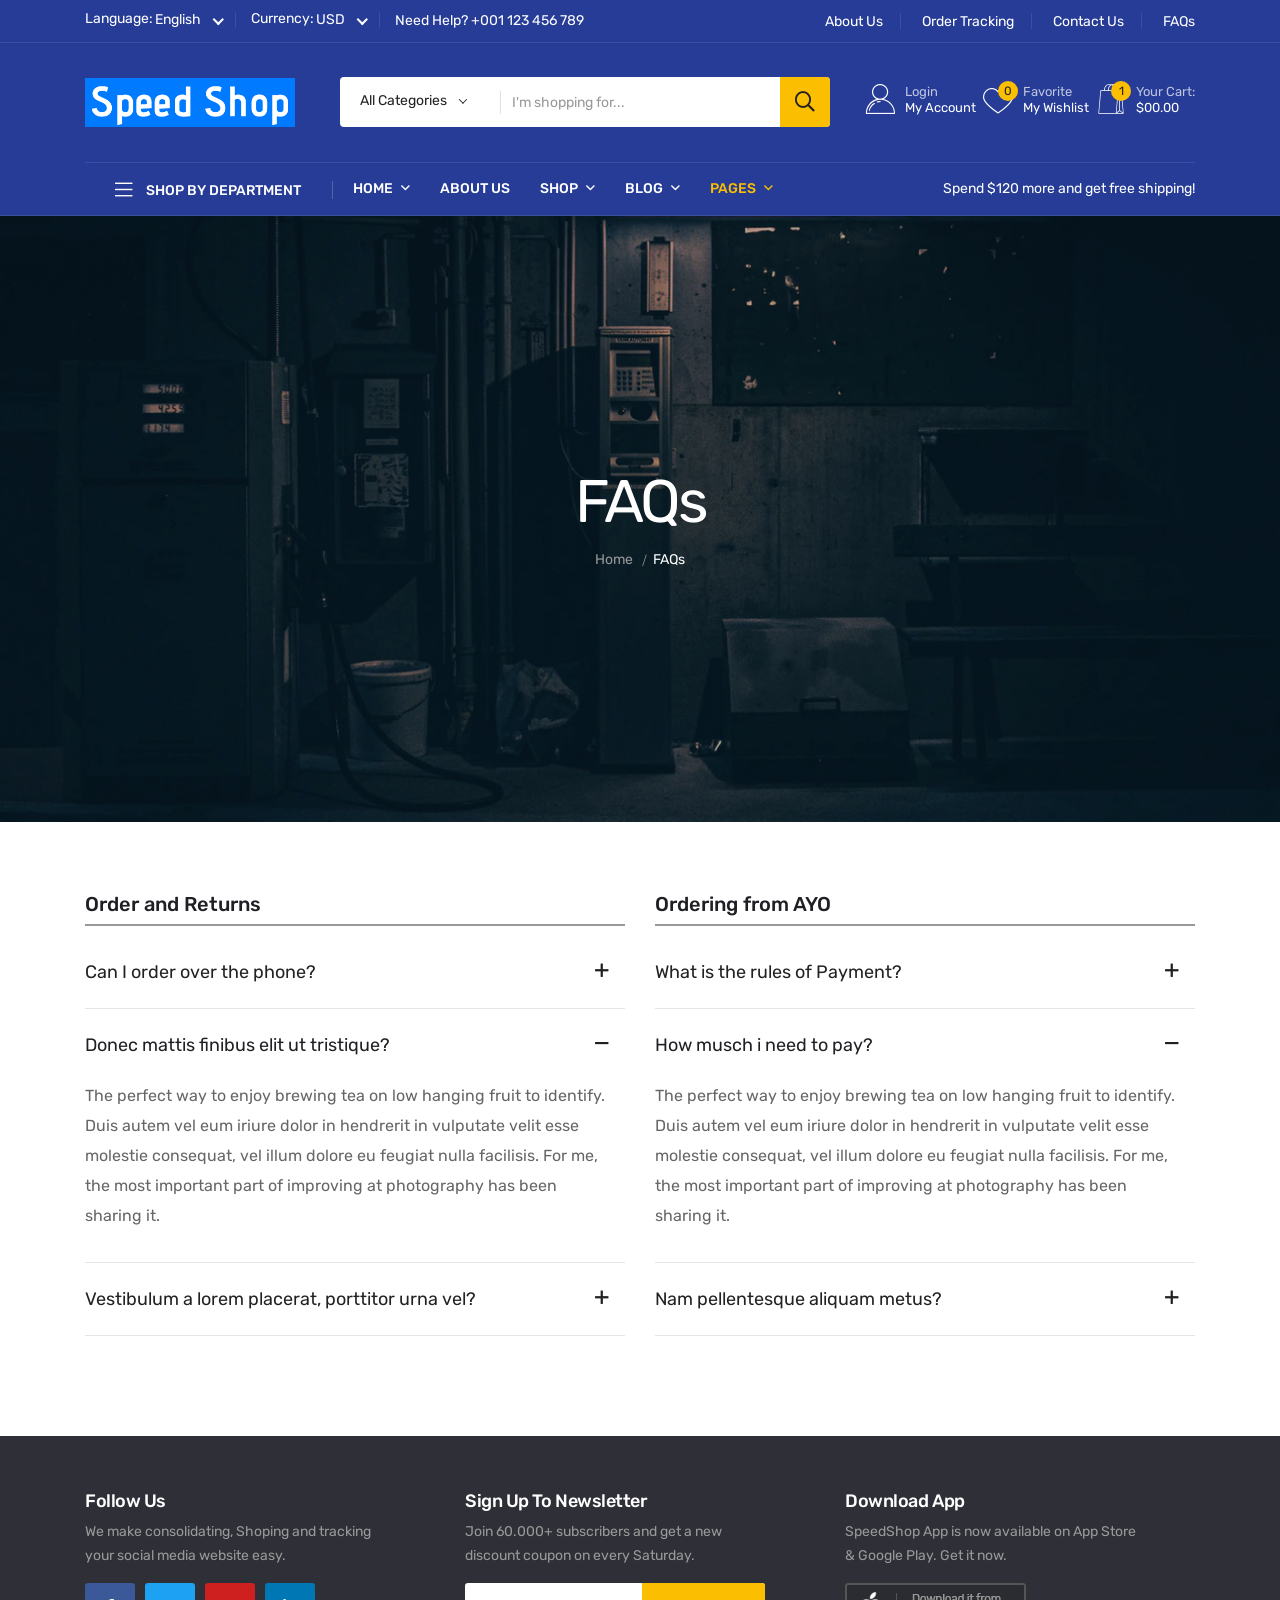
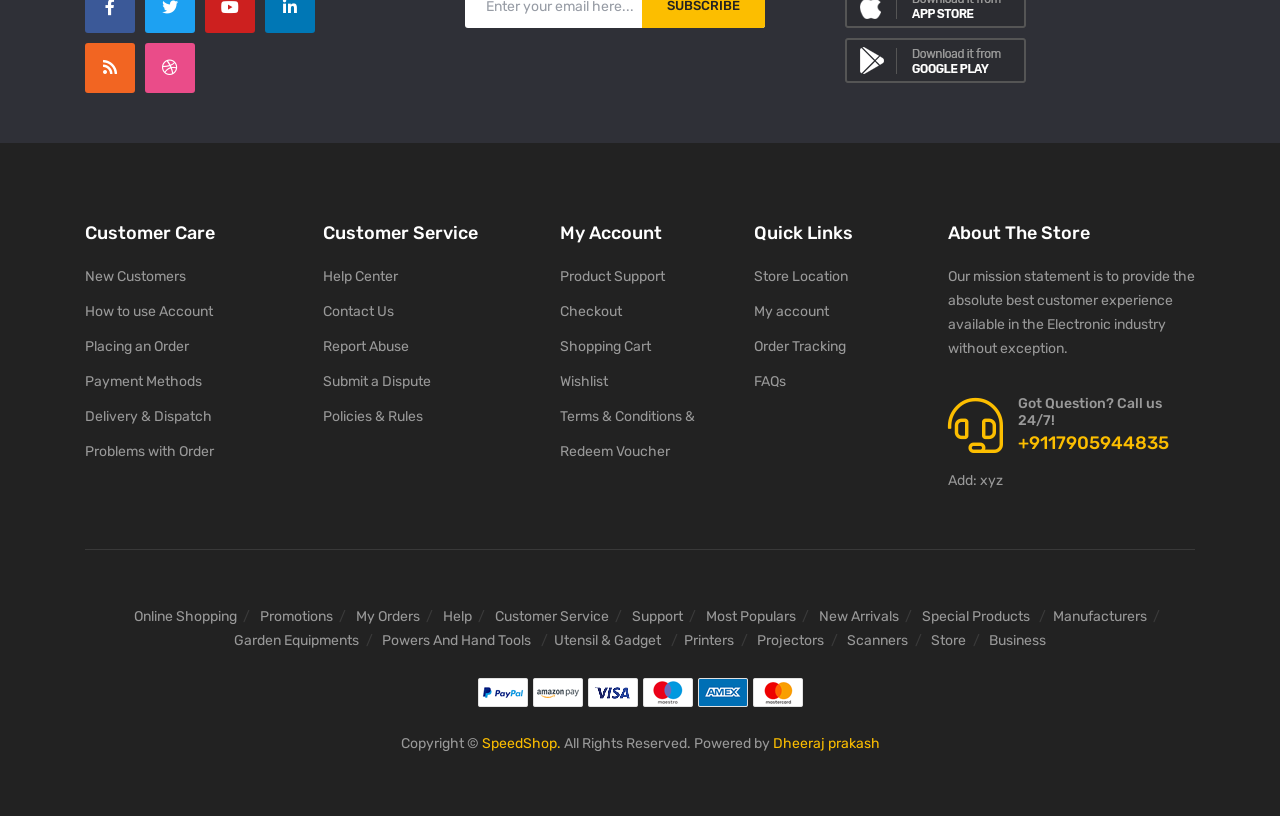
<file: faq.html>
<!doctype html>
<html class="no-js" lang="zxx">
   
<head>
      <meta charset="utf-8">
      <meta http-equiv="x-ua-compatible" content="ie=edge">
      <title>Speed Shop</title>
      <meta name="description" content="">
      <meta name="viewport" content="width=device-width, initial-scale=1">
      <!-- Place favicon.ico in the root directory -->
      <link rel="shortcut icon" type="image/x-icon" href="assets/img/favicon.png">
      <!-- CSS here -->
      <link rel="stylesheet" href="assets/css/preloader.css">
      <link rel="stylesheet" href="assets/css/bootstrap.css">
      <link rel="stylesheet" href="assets/css/meanmenu.css">
      <link rel="stylesheet" href="assets/css/animate.css">
      <link rel="stylesheet" href="assets/css/owl-carousel.css">
      <link rel="stylesheet" href="assets/css/swiper-bundle.css">
      <link rel="stylesheet" href="assets/css/backtotop.css">
      <link rel="stylesheet" href="assets/css/ui-range-slider.css">
      <link rel="stylesheet" href="assets/css/magnific-popup.css">
      <link rel="stylesheet" href="assets/css/nice-select.css">
      <link rel="stylesheet" href="assets/flaticon/flaticon.css">
      <link rel="stylesheet" href="assets/css/font-awesome-pro.css">
      <link rel="stylesheet" href="assets/css/default.css">
      <link rel="stylesheet" href="assets/css/style.css">
   </head>
   <body>
      <!--[if lte IE 9]>
      <p class="browserupgrade">You are using an <strong>outdated</strong> browser. Please <a href="https://browsehappy.com/">upgrade your browser</a> to improve your experience and security.</p>
      <![endif]-->


    <!-- preloader start -->
    <div id="loading">
        <div id="loading-center">
            <div id="loading-center-absolute">
                <svg viewBox="0 0 58 58" id="mustard" class="product">
                <g>
                <path style="fill:#ED7161;" d="M39.869,58H18.131C16.954,58,16,57.046,16,55.869V12.621C16,11.726,16.726,11,17.621,11h22.757
                    C41.274,11,42,11.726,42,12.621v43.248C42,57.046,41.046,58,39.869,58z" />
                <polygon style="fill:#D13834;" points="35,11 23,11 27.615,0 30.385,0 	" />
                <rect x="16" y="16" style="fill:#D75A4A;" width="26" height="2" />
                <rect x="20" y="11" style="fill:#D75A4A;" width="2" height="6" />
                <rect x="25" y="11" style="fill:#D75A4A;" width="2" height="6" />
                <rect x="30" y="11" style="fill:#D75A4A;" width="2" height="6" />
                <rect x="36" y="11" style="fill:#D75A4A;" width="2" height="6" />
                <circle style="fill:#D13834;" cx="29" cy="36" r="10" />
                </g>
                </svg>
                <svg viewBox="0 0 49.818 49.818" id="meat" class="product">
                    <g>
                    <path style="fill:#994530;" d="M0.953,38.891c0,0,3.184,6.921,11.405,9.64c1.827,0.604,3.751,0.751,5.667,0.922
                        c7.866,0.703,26.714-0.971,31.066-18.976c1.367-5.656,0.76-11.612-1.429-17.003C44.51,5.711,37.447-4.233,22.831,2.427
                        c-8.328,3.795-7.696,10.279-5.913,14.787c2.157,5.456-2.243,11.081-8.06,10.316C1.669,26.584-1.825,30.904,0.953,38.891z" />
                    <g>
                        <path style="fill:#D75A4A;" d="M4.69,37.18c0.402,0.785,3.058,5.552,9.111,7.554c1.335,0.441,2.863,0.577,4.482,0.72l0.282,0.025
                            c0.818,0.073,1.698,0.11,2.617,0.11c18.18,0,22.854-11.218,24.02-16.041c1.134-4.693,0.706-9.703-1.235-14.488
                            C41.049,7.874,36.856,4.229,31.506,4.229c-2.21,0-4.683,0.615-7.349,1.83c-2.992,1.364-6.676,3.921-4.13,10.36
                            c1.284,3.25,0.912,6.746-1.023,9.591c-2.17,3.191-6.002,4.901-9.895,4.39c-0.493-0.065-0.966-0.099-1.404-0.099
                            c-1.077,0-2.502,0.198-3.173,1.143C3.765,32.524,3.823,34.609,4.69,37.18z" />
                        <path style="fill:#C64940;" d="M21.184,46.589c-0.948,0-1.858-0.038-2.706-0.114l-0.283-0.025
                            c-1.674-0.147-3.257-0.287-4.706-0.767c-6.376-2.108-9.188-7.073-9.688-8.047l-0.058-0.137c-0.984-2.917-0.993-5.273-0.026-6.635
                            c0.912-1.285,2.89-1.807,5.524-1.456c3.537,0.466,6.959-1.054,8.936-3.961c1.746-2.565,2.082-5.723,0.921-8.661
                            c-3.189-8.065,2.707-10.754,4.645-11.638c9.68-4.407,16.81-1.155,21.152,9.535c2.021,4.981,2.464,10.202,1.28,15.099
                            C44.953,34.836,40.073,46.589,21.184,46.589z M5.613,36.787c0.401,0.758,2.936,5.155,8.503,6.997
                            c1.229,0.406,2.699,0.536,4.256,0.673l0.284,0.025c0.788,0.07,1.639,0.106,2.527,0.106c17.469,0,21.938-10.683,23.048-15.276
                            c1.084-4.487,0.672-9.286-1.19-13.877C40.29,8.663,36.409,5.229,31.506,5.229c-2.067,0-4.4,0.585-6.934,1.74
                            c-3.02,1.376-5.81,3.532-3.615,9.083c1.408,3.563,0.998,7.398-1.126,10.521c-2.404,3.534-6.563,5.386-10.852,4.818
                            c-1.793-0.236-3.197,0.019-3.632,0.632C4.912,32.636,4.756,34.207,5.613,36.787z" />
                    </g>
                    <g>
                        <circle style="fill:#E6E6E6;" cx="32.455" cy="12.779" r="4" />
                        <path style="fill:#7A3726;" d="M32.455,17.779c-2.757,0-5-2.243-5-5s2.243-5,5-5s5,2.243,5,5S35.212,17.779,32.455,17.779z
                            M32.455,9.779c-1.654,0-3,1.346-3,3s1.346,3,3,3s3-1.346,3-3S34.109,9.779,32.455,9.779z" />
                    </g>
                    <path style="fill:#C64940;" d="M25.617,45.684l-1.941-0.479c0.435-1.761-1.063-3.216-3.446-4.859
                        c-2.875-1.984-4.817-5.117-5.327-8.595c-0.186-1.266-0.425-2.285-0.428-2.295l1.922-0.548c0.01,0.028,1.09,3.104,3.978,4.314
                        c2.094,0.877,4.667,0.598,7.648-0.832c11.578-5.554,17.102-2.646,17.332-2.52l-0.967,1.752c-0.04-0.021-4.97-2.48-15.5,2.57
                        c-3.53,1.694-6.662,1.984-9.312,0.863c-0.801-0.339-1.49-0.779-2.078-1.265c0.769,1.974,2.11,3.695,3.867,4.907
                        C23.149,39.931,26.472,42.222,25.617,45.684z" />
                    <path style="fill:#C64940;" d="M27.074,27.586c-5.37,0-7.605-3.694-7.633-3.74l1.727-1.01l-0.863,0.505l0.859-0.511
                        c0.108,0.179,2.714,4.335,9.738,2.105c1.54-0.794,12.038-6.002,15.619-2.289l-1.439,1.389c-1.979-2.052-9.229,0.576-13.332,2.714
                        l-0.154,0.064C29.892,27.364,28.389,27.586,27.074,27.586z" />
                    </g>
                </svg>
                <svg viewBox="0 0 49 49" id="soda" class="product">
                    <g>
                    <path style="fill:#E22F37;" d="M9.5,27V5.918c0-1.362,0.829-2.587,2.094-3.093l0,0C12.642,2.406,13.5,1.14,13.5,0.011L13.5,0v0
                        l11,0l11,0v0v0.011c0,1.129,0.858,2.395,1.906,2.814l0,0c1.265,0.506,2.094,1.73,2.094,3.093V27v-5v21.082
                        c0,1.362-0.829,2.587-2.094,3.093h0c-1.048,0.419-1.906,1.686-1.906,2.814V49l0,0h-11h-11l0,0l0-0.011
                        c0-1.129-0.858-2.395-1.906-2.814h0c-1.265-0.506-2.094-1.73-2.094-3.093V22" />
                    <path style="fill:#F75B57;" d="M18.5,7h-5c-0.553,0-1-0.447-1-1s0.447-1,1-1h5c0.553,0,1,0.447,1,1S19.053,7,18.5,7z" />
                    <path style="fill:#F75B57;" d="M35.5,7h-13c-0.553,0-1-0.447-1-1s0.447-1,1-1h13c0.553,0,1,0.447,1,1S36.053,7,35.5,7z" />
                    <path style="fill:#994530;" d="M18.5,45h-5c-0.553,0-1-0.447-1-1s0.447-1,1-1h5c0.553,0,1,0.447,1,1S19.053,45,18.5,45z" />
                    <path style="fill:#994530;" d="M35.5,45h-13c-0.553,0-1-0.447-1-1s0.447-1,1-1h13c0.553,0,1,0.447,1,1S36.053,45,35.5,45z" />
                    <polygon style="fill:#E6E6E6;" points="39.5,32 9.5,42 9.5,20 39.5,10 	" />
                    <polygon style="fill:#F9D70B;" points="39.5,28 9.5,38 9.5,24 39.5,14 	" />
                    </g>
                </svg>
                <div class="cart-container">
                    <svg viewBox="0 0 512 512" id="cart">
                    <circle cx="376.8" cy="440" r="55" />
                    <circle cx="192" cy="440" r="55" />
                    <polygon points="128,0 0.8,0 0.8,32 104.8,32 136.8,124.8 170.4,124.8 " />
                    <polygon style="fill:#ED7161;" points="250.4,49.6 224,124.8 411.2,124.8 " />
                    <polygon style="fill:#ee5a46;" points="411.2,124.8 224,124.8 170.4,124.8 136.8,124.8 68,124.8 141.6,361.6 427.2,361.6 
                    511.2,124.8 " />
                    <g>
                        <rect x="166.4" y="185.6" style="fill:#FFFFFF;" width="255.2" height="16" />
                        <rect x="166.4" y="237.6" style="fill:#FFFFFF;" width="166.4" height="16" />
                    </g>
                    </svg>
                </div>
            </div>
        </div>
    </div>
    <!-- preloader end -->

      <!-- back to top start -->
      <div class="progress-wrap">
         <svg class="progress-circle svg-content" width="100%" height="100%" viewBox="-1 -1 102 102">
            <path d="M50,1 a49,49 0 0,1 0,98 a49,49 0 0,1 0,-98" />
         </svg>
      </div>
      <!-- back to top end -->
      
    <!-- header-start -->
     <header class="header d-blue-bg">
        <div class="header-top">
            <div class="container">
                <div class="header-inner">
                    <div class="row align-items-center">
                        <div class="col-xl-6 col-lg-7">
                            <div class="header-inner-start">
                                <div class="header__currency border-right">
                                    <div class="s-name">
                                        <span>Language: </span>
                                    </div>
                                    <select>
                                        <option>English</option>
                                        <option>Deutsch</option>
                                        <option>Français</option>
                                        <option>Espanol</option>
                                    </select>
                                </div>
                                <div class="header__lang border-right">
                                    <div class="s-name">
                                        <span>Currency: </span>
                                    </div>
                                    <select>
                                        <option> USD</option>
                                        <option>EUR</option>
                                        <option>INR</option>
                                        <option>BDT</option>
                                        <option>BGD</option>
                                    </select>
                                </div>
                                <div class="support d-none d-sm-block">
                                    <p>Need Help? <a href="tel:+001123456789">+001 123 456 789</a></p>
                                </div>
                            </div>
                        </div>
                        <div class="col-xl-6 col-lg-5 d-none d-lg-block">
                            <div class="header-inner-end text-md-end">
                                <div class="ovic-menu-wrapper">
                                    <ul>
                                        <li><a href="about.html">About Us</a></li>
                                        <li><a href="contact.html">Order Tracking</a></li>
                                        <li><a href="contact.html">Contact Us</a></li>
                                        <li><a href="faq.html">FAQs</a></li>
                                    </ul>
                                </div>
                            </div>
                        </div>
                    </div>
                </div>
            </div>
        </div>
        <div class="header-mid">
            <div class="container">
                <div class="heade-mid-inner">
                    <div class="row align-items-center">
                        <div class="col-xl-3 col-lg-3 col-md-4 col-sm-4">
                            <div class="header__info">
                                <div class="logo">
                                    <a href="index.html" class="logo-image"><img src="assets/img/logo/logo1.png" alt="logo"></a>
                                </div>
                            </div>
                        </div>
                        <div class="col-xl-5 col-lg-4 d-none d-lg-block">
                            <div class="header__search">
                                <form action="#">
                                    <div class="header__search-box">
                                        <input class="search-input" type="text" placeholder="I'm shopping for...">
                                        <button class="button" type="submit"><i class="far fa-search"></i></button>
                                    </div>
                                    <div class="header__search-cat">
                                        <select>
                                            <option>All Categories</option>
                                            <option>Best Seller Products</option>
                                            <option>Top 10 Offers</option>
                                            <option>New Arrivals</option>
                                            <option>Phones &amp; Tablets</option>
                                            <option>Electronics &amp; Digital</option>
                                            <option>Fashion &amp; Clothings</option>
                                            <option>Jewelry &amp; Watches</option>
                                            <option>Health &amp; Beauty</option>
                                            <option>Sound &amp; Speakers</option>
                                            <option>TV &amp; Audio</option>
                                            <option>Computers</option>
                                        </select>
                                    </div>
                                </form>
                            </div>
                        </div>
                        <div class="col-xl-4 col-lg-5 col-md-8 col-sm-8">
                            <div class="header-action">
                                <div class="block-userlink">
                                    <a class="icon-link" href="my-account.html">
                                    <i class="flaticon-user"></i>
                                    <span class="text">
                                    <span class="sub">Login </span>
                                    My Account </span>
                                    </a>
                                </div>
                                <div class="block-wishlist action">
                                    <a class="icon-link" href="wishlist.html">
                                    <i class="flaticon-heart"></i>
                                    <span class="count">0</span>
                                    <span class="text">
                                    <span class="sub">Favorite</span>
                                    My Wishlist </span>
                                    </a>
                                </div>
                                <div class="block-cart action">
                                    <a class="icon-link" href="cart.html">
                                    <i class="flaticon-shopping-bag"></i>
                                    <span class="count">1</span>
                                    <span class="text">
                                    <span class="sub">Your Cart:</span>
                                    $00.00 </span>
                                    </a>
                                    <div class="cart">
                                        <div class="cart__mini">
                                            <ul>
                                                <li>
                                                  <div class="cart__title">
                                                    <h4>Your Cart</h4>
                                                    <span>(1 Item in Cart)</span>
                                                  </div>
                                                </li>
                                                <li>
                                                  <div class="cart__item d-flex justify-content-between align-items-center">
                                                    <div class="cart__inner d-flex">
                                                      <div class="cart__thumb">
                                                        <a href="product-details.html">
                                                          <img src="assets/img/cart/20.jpg" alt="">
                                                        </a>
                                                      </div>
                                                      <div class="cart__details">
                                                        <h6><a href="product-details.html"> Samsung C49J89: £875, Debenhams Plus  </a></h6>
                                                        <div class="cart__price">
                                                          <span>$255.00</span>
                                                        </div>
                                                      </div>
                                                    </div>
                                                    <div class="cart__del">
                                                        <a href="#"><i class="fal fa-times"></i></a>
                                                    </div>
                                                  </div>
                                                </li>
                                                <li>
                                                  <div class="cart__sub d-flex justify-content-between align-items-center">
                                                    <h6>Subtotal</h6>
                                                    <span class="cart__sub-total">$255.00</span>
                                                  </div>
                                                </li>
                                                <li>
                                                    <a href="cart.html" class="wc-cart mb-10">View cart</a>
                                                    <a href="checkout.html" class="wc-checkout">Checkout</a>
                                                </li>
                                            </ul>
                                        </div>
                                    </div>
                                </div>
                            </div>
                        </div>
                    </div>
                </div>
            </div>
        </div>
        <div class="header__bottom">
            <div class="container">
                <div class="row g-0 align-items-center">
                    <div class="col-lg-3">                        
                        <div class="cat__menu-wrapper side-border d-none d-lg-block">
                            <div class="cat-toggle">
                                <button type="button" class="cat-toggle-btn cat-toggle-btn-1"><i class="fal fa-bars"></i> Shop by department</button>
                                <div class="cat__menu">
                                    <nav id="mobile-menu" style="display: block;">
                                        <ul>
                                            <li>
                                                <a href="product.html">All Categories <i class="far fa-angle-down"></i></a>
                                                <ul class="mega-menu">
                                                    <li><a href="product.html">Shop Pages</a>
                                                        <ul class="mega-item">
                                                            <li><a href="product-details.html">Standard SHop Page</a></li>
                                                            <li><a href="product-details.html">Shop Right Sidebar</a></li>
                                                            <li><a href="product-details.html">Shop Left Sidebar</a></li>
                                                            <li><a href="product-details.html">Shop 3 Column</a></li>
                                                            <li><a href="product-details.html">Shop 4 Column</a></li>
                                                        </ul>
                                                    </li>
                                                    <li><a href="product.html">Product Pages</a>
                                                        <ul class="mega-item">
                                                            <li><a href="product-details.html">Product Details</a></li>
                                                            <li><a href="product-details.html">Product V2</a></li>
                                                            <li><a href="product-details.html">Product V3</a></li>
                                                            <li><a href="product-details.html">Varriable Product</a></li>
                                                            <li><a href="product-details.html">External Product</a></li>
                                                        </ul>
                                                    </li>
                                                    <li><a href="product.html">Other Pages</a>
                                                        <ul class="mega-item">
                                                            <li><a href="product-details.html">wishlist</a></li>
                                                            <li><a href="product-details.html">Shopping Cart</a></li>
                                                            <li><a href="product-details.html">Checkout</a></li>
                                                            <li><a href="product-details.html">Login</a></li>
                                                            <li><a href="product-details.html">Register</a></li>
                                                        </ul>
                                                    </li>
                                                    <li><a href="product.html">Phone &amp; Tablets</a>
                                                        <ul class="mega-item">
                                                            <li><a href="product-details.html">Catagory 1</a></li>
                                                            <li><a href="product-details.html">Catagory 2</a></li>
                                                            <li><a href="product-details.html">Catagory 3</a></li>
                                                        </ul>
                                                    </li>
                                                    <li><a href="product.html">Phone &amp; Tablets</a>
                                                        <ul class="mega-item">
                                                            <li><a href="product-details.html">Catagory 1</a></li>
                                                            <li><a href="product-details.html">Catagory 2</a></li>
                                                            <li><a href="product-details.html">Catagory 3</a></li>
                                                        </ul>
                                                    </li>
                                                </ul>
                                            </li>
                                            <li>
                                                <a href="product.html">Phone and Electronics <i class="far fa-angle-down"></i></a>
                                                <ul class="mega-menu mega-menu-2">
                                                    <li><a href="product.html">Shop Pages</a>
                                                        <ul class="mega-item">
                                                            <li><a href="product-details.html">Standard SHop Page</a></li>
                                                            <li><a href="product-details.html">Shop Right Sidebar</a></li>
                                                            <li><a href="product-details.html">Shop Left Sidebar</a></li>
                                                            <li><a href="product-details.html">Shop 3 Column</a></li>
                                                            <li><a href="product-details.html">Shop 4 Column</a></li>
                                                        </ul>
                                                    </li>
                                                    <li><a href="product.html">Product Pages</a>
                                                        <ul class="mega-item">
                                                            <li><a href="product-details.html">Product Details</a></li>
                                                            <li><a href="product-details.html">Product V2</a></li>
                                                            <li><a href="product-details.html">Product V3</a></li>
                                                            <li><a href="product-details.html">Varriable Product</a></li>
                                                            <li><a href="product-details.html">External Product</a></li>
                                                        </ul>
                                                    </li>
                                                    <li><a href="product.html">Other Pages</a>
                                                        <ul class="mega-item">
                                                            <li><a href="product-details.html">wishlist</a></li>
                                                            <li><a href="product-details.html">Shopping Cart</a></li>
                                                            <li><a href="product-details.html">Checkout</a></li>
                                                            <li><a href="product-details.html">Login</a></li>
                                                            <li><a href="product-details.html">Register</a></li>
                                                        </ul>
                                                    </li>
                                                    <li><a href="product.html">Phone &amp; Tablets</a>
                                                        <ul class="mega-item">
                                                            <li><a href="product-details.html">Catagory 1</a></li>
                                                            <li><a href="product-details.html">Catagory 2</a></li>
                                                            <li><a href="product-details.html">Catagory 3</a></li>
                                                        </ul>
                                                    </li>
                                                    <li><a href="product.html">Phone &amp; Tablets</a>
                                                        <ul class="mega-item">
                                                            <li><a href="product-details.html">Catagory 1</a></li>
                                                            <li><a href="product-details.html">Catagory 2</a></li>
                                                            <li><a href="product-details.html">Catagory 3</a></li>
                                                        </ul>
                                                    </li>
                                                </ul>
                                            </li>
                                            <li>
                                                <a href="product.html">Best Seller Products
                                                    <span class="cat-label">hot!</span>
                                                    <i class="far fa-angle-down"></i>
                                                </a>
                                                <ul class="mega-menu">
                                                    <li><a href="product.html">Shop Pages</a>
                                                        <ul class="mega-item">
                                                            <li><a href="product-details.html">Standard SHop Page</a></li>
                                                            <li><a href="product-details.html">Shop Right Sidebar</a></li>
                                                            <li><a href="product-details.html">Shop Left Sidebar</a></li>
                                                            <li><a href="product-details.html">Shop 3 Column</a></li>
                                                            <li><a href="product-details.html">Shop 4 Column</a></li>
                                                        </ul>
                                                    </li>
                                                    <li><a href="product.html">Product Pages</a>
                                                        <ul class="mega-item">
                                                            <li><a href="product-details.html">Product Details</a></li>
                                                            <li><a href="product-details.html">Product V2</a></li>
                                                            <li><a href="product-details.html">Product V3</a></li>
                                                            <li><a href="product-details.html">Varriable Product</a></li>
                                                            <li><a href="product-details.html">External Product</a></li>
                                                        </ul>
                                                    </li>
                                                    <li><a href="product.html">Other Pages</a>
                                                        <ul class="mega-item">
                                                            <li><a href="product-details.html">wishlist</a></li>
                                                            <li><a href="product-details.html">Shopping Cart</a></li>
                                                            <li><a href="product-details.html">Checkout</a></li>
                                                            <li><a href="product-details.html">Login</a></li>
                                                            <li><a href="product-details.html">Register</a></li>
                                                        </ul>
                                                    </li>
                                                    <li><a href="product.html">Phone &amp; Tablets</a>
                                                        <ul class="mega-item">
                                                            <li><a href="product-details.html">Catagory 1</a></li>
                                                            <li><a href="product-details.html">Catagory 2</a></li>
                                                            <li><a href="product-details.html">Catagory 3</a></li>
                                                        </ul>
                                                    </li>
                                                    <li><a href="product.html">Phone &amp; Tablets</a>
                                                        <ul class="mega-item">
                                                            <li><a href="product-details.html">Catagory 1</a></li>
                                                            <li><a href="product-details.html">Catagory 2</a></li>
                                                            <li><a href="product-details.html">Catagory 3</a></li>
                                                        </ul>
                                                    </li>
                                                </ul>
                                            </li>
                                            <li>
                                                <a href="product.html">Top 10 Offers
                                                    <span class="cat-label green">new!</span>
                                                </a>
                                            </li>
                                            <li>
                                                <a href="product.html">New Arrivals <i class="far fa-angle-down"></i></a>
                                                <ul class="submenu">
                                                    <li><a href="product.html">Home Appliances</a></li>
                                                    <li><a href="product.html">Technology</a>
                                                        <ul class="submenu">
                                                            <li><a href="product.html">Storage Devices</a></li>
                                                            <li><a href="product.html">Monitors</a></li>
                                                            <li><a href="product.html">Laptops</a></li>
                                                        </ul>
                                                    </li>
                                                    <li><a href="product.html">Office Equipments</a></li>
                                                </ul>
                                            </li>
                                            <li><a href="product.html">TV &amp; Audio</a></li>
                                            <li><a href="product.html">Electronics &amp; Digital</a></li>
                                            <li class="d-laptop-none"><a href="product.html">Fashion &amp; Clothings</a></li>
                                            <li class="d-laptop-none"><a href="product.html">Jewelry &amp; Watches</a></li>
                                            <li><a href="product.html">Health &amp; Beauty</a></li>
                                        </ul>
                                    </nav>
                                </div>
                            </div>
                        </div>
                    </div>
                    <div class="col-lg-6 col-md-6 col-3">
                      <div class="header__bottom-left d-flex d-xl-block align-items-center">
                        <div class="side-menu d-lg-none mr-20">
                          <button type="button" class="side-menu-btn offcanvas-toggle-btn"><i class="fas fa-bars"></i></button>
                        </div>
                        <div class="main-menu d-none d-lg-block">
                            <nav>
                                <ul>
                                    <li>
                                        <a href="index.html">Home <i class="far fa-angle-down"></i></a>
                                        <ul class="megamenu-1">
                                            <li><a href="index.html">Home Pages</a>
                                                <ul class="mega-item">
                                                    <li><a href="index.html">Home One</a></li>
                                                    <li><a href="index-2.html">Home Tow</a></li>
                                                    <li><a href="index-3.html">Home Three</a></li>
                                                    <li><a href="product-details.html">Shop 3 Column</a></li>
                                                    <li><a href="product-details.html">Shop 4 Column</a></li>
                                                </ul>
                                            </li>
                                            <li><a href="product.html">Product Pages</a>
                                                <ul class="mega-item">
                                                    <li><a href="product-details.html">Product Details</a></li>
                                                    <li><a href="product-details.html">Product V2</a></li>
                                                    <li><a href="product-details.html">Product V3</a></li>
                                                    <li><a href="product-details.html">Varriable Product</a></li>
                                                    <li><a href="product-details.html">External Product</a></li>
                                                </ul>
                                            </li>
                                            <li><a href="product.html">Other Pages</a>
                                                <ul class="mega-item">
                                                    <li><a href="product-details.html">wishlist</a></li>
                                                    <li><a href="product-details.html">Shopping Cart</a></li>
                                                    <li><a href="product-details.html">Checkout</a></li>
                                                    <li><a href="product-details.html">Login</a></li>
                                                    <li><a href="product-details.html">Register</a></li>
                                                </ul>
                                            </li>
                                            <li><a href="product.html">Phone &amp; Tablets</a>
                                                <ul class="mega-item">
                                                    <li><a href="product-details.html">Catagory 1</a></li>
                                                    <li><a href="product-details.html">Catagory 2</a></li>
                                                    <li><a href="product-details.html">Catagory 3</a></li>
                                                    <li><a href="product-details.html">Catagory 4</a></li>
                                                </ul>
                                            </li>
                                            <li><a href="product.html">Phone &amp; Tablets</a>
                                                <ul class="mega-item">
                                                    <li><a href="product-details.html">Catagory 1</a></li>
                                                    <li><a href="product-details.html">Catagory 2</a></li>
                                                    <li><a href="product-details.html">Catagory 3</a></li>
                                                    <li><a href="product-details.html">Catagory 4</a></li>
                                                </ul>
                                            </li>
                                        </ul>
                                    </li>
                                    <li><a href="about.html">About Us</a></li>
                                    <li class="has-mega"><a href="shop.html">Shop <i class="far fa-angle-down"></i></a>
                                        <div class="mega-menu">
                                            <div class="container container-mega">
                                                <ul>
                                                    <li>
                                                        <ul>
                                                        <li class="title"><a href="shop.html">SHOP LAYOUT</a></li>
                                                        <li><a href="shop.html">Pagination</a></li>
                                                        <li><a href="shop.html">Ajax Load More</a></li>
                                                        <li><a href="shop.html">Infinite Scroll</a></li>
                                                        <li><a href="shop.html">Sidebar Right</a></li>
                                                        <li><a href="shop.html">Sidebar Left</a></li>
                                                        </ul>
                                                    </li>
                                                    <li>
                                                        <ul>
                                                        <li class="title"><a href="shop.html">SHOP PAGES</a></li>
                                                        <li><a href="shop.html">List View</a></li>
                                                        <li><a href="shop.html">Small Products</a></li>
                                                        <li><a href="shop.html">Large Products</a></li>
                                                        <li><a href="shop.html">Shop — 3 Items</a></li>
                                                        <li><a href="shop.html">Shop — 4 Items</a></li>
                                                        <li><a href="shop.html">Shop — 5 Items</a></li>
                                                        </ul>
                                                    </li>
                                                    <li>
                                                        <ul>
                                                        <li class="title"><a href="shop.html">PRODUCT LAYOUT</a></li>
                                                        <li><a href="shop.html">Description Sticky</a></li>
                                                        <li><a href="shop.html">Product Carousel</a></li>
                                                        <li><a href="shop.html">Gallery Modern</a></li>
                                                        <li><a href="shop.html">Thumbnail Left</a></li>
                                                        <li><a href="shop.html">Thumbnail Right</a></li>
                                                        <li><a href="shop.html">Thumbnail Botttom</a></li>
                                                        </ul>
                                                    </li>
                                                    <li>
                                                        <ul>
                                                        <li class="title"><a href="shop.html">Basketball</a></li>
                                                        <li><a href="shop.html">East Hampton Fleece</a></li>
                                                        <li><a href="shop.html">Faxon Canvas Low</a></li>
                                                        <li><a href="shop.html">Habitasse Dictumst</a></li>
                                                        <li><a href="shop.html">Kaoreet Lobortis</a></li>
                                                        <li><a href="shop.html">NikeCourt Zoom</a></li>
                                                        <li><a href="shop.html">NikeCourts Air Zoom</a></li>
                                                        </ul>
                                                    </li>
                                                    <li>
                                                        <ul>
                                                        <li class="title"><a href="shop.html">Basketball</a></li>
                                                        <li><a href="shop.html">East Hampton Fleece</a></li>
                                                        <li><a href="shop.html">Faxon Canvas Low</a></li>
                                                        <li><a href="shop.html">Habitasse Dictumst</a></li>
                                                        <li><a href="shop.html">Kaoreet Lobortis</a></li>
                                                        <li><a href="shop.html">NikeCourt Zoom</a></li>
                                                        <li><a href="shop.html">NikeCourts Air Zoom</a></li>
                                                        </ul>
                                                    </li>
                                                    <li class="mega-image hover-effect" style="background-image: url(assets/img/bg/menu-item.jpg);"> 
                                                        <ul>
                                                          <li><a href="shop.html">
                                                            <h4>Top Cameras <br> Bestseller Products</h4>
                                                            <h5>4K</h5>
                                                            <h6>Sale Up To <span>60% Off</span></h6>
                                                          </a></li>
                                                        </ul>
                                                    </li>
                                                </ul>
                                            </div>
                                            <div class="offer mt-40">
                                                <p><b>30% OFF</b> the shipping of your first order with the code: <b>Speed-SALE30</b></p>
                                            </div>
                                        </div>
                                    </li>
                                    <li><a href="blog.html">Blog <i class="far fa-angle-down"></i></a>
                                        <ul class="submenu">
                                            <li><a href="blog.html">Blog</a></li>
                                            <li><a href="blog-details.html">Blog Details</a>
                                            </li>
                                        </ul>
                                    </li>
                                    <li>
                                        <a href="about.html"  class="active">pages <i class="far fa-angle-down"></i></a>
                                        <ul class="submenu">
                                            <li><a href="my-account.html">My Account</a></li>
                                            <li><a href="product-details.html">Product Details</a></li>
                                            <li><a href="faq.html" class="active">Faq Pages</a></li>
                                            <li><a href="cart.html">Cart</a></li>
                                            <li><a href="wishlist.html">Wishlist</a></li>
                                            <li><a href="checkout.html">Checkout</a></li>
                                            <li><a href="404.html">404 Error</a></li>
                                        </ul>
                                    </li> 
                                </ul>
                            </nav>
                        </div>
                      </div>
                    </div>
                    <div class="col-lg-3 col-md-6 col-9">
                        <div class="shopeing-text text-sm-end">
                            <p>Spend $120 more and get free shipping!</p>
                        </div>
                    </div>
                </div>
            </div>
        </div>
     </header>
     <!-- header-end -->

    <!-- offcanvas area start -->
    <div class="offcanvas__area">
        <div class="offcanvas__wrapper">
        <div class="offcanvas__close">
            <button class="offcanvas__close-btn" id="offcanvas__close-btn">
                <i class="fal fa-times"></i>
            </button>
        </div>
        <div class="offcanvas__content">
            <div class="offcanvas__logo mb-40">
                <a href="index.html">
                <img src="assets/img/logo/logo-white.png" alt="logo">
                </a>
            </div>
            <div class="offcanvas__search mb-25">
                <form action="#">
                    <input type="text" placeholder="What are you searching for?">
                    <button type="submit" ><i class="far fa-search"></i></button>
                </form>
            </div>
            <div class="mobile-menu fix"></div>
            <div class="offcanvas__action">

            </div>
        </div>
        </div>
    </div>
    <!-- offcanvas area end -->      
    <div class="body-overlay"></div>
    <!-- offcanvas area end -->

    <main>
        <!-- page-banner-area-start -->
        <div class="page-banner-area page-banner-height" data-background="assets/img/banner/page-banner-3.jpg">
            <div class="container">
                <div class="row">
                    <div class="col-xl-12">
                        <div class="page-banner-content text-center">
                            <h4 class="breadcrumb-title">FAQs</h4>
                            <div class="breadcrumb-two">
                                <nav>
                                   <nav class="breadcrumb-trail breadcrumbs">
                                      <ul class="breadcrumb-menu">
                                         <li class="breadcrumb-trail">
                                            <a href="index.html"><span>Home</span></a>
                                         </li>
                                         <li class="trail-item">
                                            <span>FAQs</span>
                                         </li>
                                      </ul>
                                   </nav> 
                                </nav>
                            </div>
                        </div>
                    </div>
                </div>
            </div>
        </div>
        <!-- page-banner-area-end -->

        <!-- faq-area-start -->
        <div class="faq-area mt-70 mb-60">
            <div class="container">
                <div class="row">
                    <div class="col-lg-6">
                        <div class="single-faqs mb-40">
                            <div class="faq-title">
                                <h5>Order and Returns</h5>
                            </div>
                            <div class="faq-content mt-10">
                                <div class="accordion" id="accordionExample1">
                                      <div class="accordion-item">
                                         <h2 class="accordion-header" id="headingOne">
                                            <button class="accordion-button collapsed" type="button" data-bs-toggle="collapse" data-bs-target="#collapseOne" aria-expanded="false" aria-controls="collapseOne">
                                                Can I order over the phone?
                                            </button>
                                         </h2>
                                         <div id="collapseOne" class="accordion-collapse collapse" aria-labelledby="headingOne" data-bs-parent="#accordionExample">
                                            <div class="accordion-body">
                                            <p>Ut enim ad minim veniam, quis nostrud exercitation ullamco laboris nisi ut aliquip ex ea commodo consequat. Duis aute irure dolor in reprehenderit in voluptate velit esse cillum dolore eu fugiat nulla pariatur. </p>
                                            </div>
                                         </div>
                                      </div>
                                      <div class="accordion-item">
                                         <h2 class="accordion-header" id="headingTwo">
                                            <button class="accordion-button" type="button" data-bs-toggle="collapse" data-bs-target="#collapseTwo" aria-expanded="true" aria-controls="collapseTwo">
                                                Donec mattis finibus elit ut tristique?
                                            </button>
                                         </h2>
                                         <div id="collapseTwo" class="accordion-collapse collapse show" aria-labelledby="headingTwo" data-bs-parent="#accordionExample">
                                            <div class="accordion-body">
                                            <p>The perfect way to enjoy brewing tea on low hanging fruit to identify. Duis autem vel eum iriure dolor in hendrerit in vulputate velit esse molestie consequat, vel illum dolore eu feugiat nulla facilisis. For me, the most important part of improving at photography has been sharing it.</p>
                                            </div>
                                         </div>
                                      </div>
                                      <div class="accordion-item">
                                         <h2 class="accordion-header" id="headingThree">
                                            <button class="accordion-button collapsed" type="button" data-bs-toggle="collapse" data-bs-target="#collapseThree" aria-expanded="false" aria-controls="collapseThree">
                                                Vestibulum a lorem placerat, porttitor urna vel?
                                            </button>
                                         </h2>
                                         <div id="collapseThree" class="accordion-collapse collapse" aria-labelledby="headingThree" data-bs-parent="#accordionExample">
                                            <div class="accordion-body">
                                            <p>Ut enim ad minim veniam, quis nostrud exercitation ullamco laboris nisi ut aliquip ex ea commodo consequat. Duis aute irure dolor in reprehenderit in voluptate velit esse cillum dolore eu fugiat nulla pariatur. </p>
                                            </div>
                                         </div>
                                      </div>
                                 </div>
                            </div>
                        </div>
                    </div>
                    <div class="col-lg-6">
                        <div class="single-faqs mb-40">
                            <div class="faq-title">
                                <h5>Ordering from AYO</h5>
                            </div>
                            <div class="faq-content mt-10">
                                <div class="accordion" id="accordionExample2">
                                      <div class="accordion-item">
                                         <h2 class="accordion-header" id="heading1">
                                            <button class="accordion-button collapsed" type="button" data-bs-toggle="collapse" data-bs-target="#collapse1" aria-expanded="false" aria-controls="collapse1">
                                            What is the rules of Payment?
                                            </button>
                                         </h2>
                                         <div id="collapse1" class="accordion-collapse collapse" aria-labelledby="heading1" data-bs-parent="#accordionExample">
                                            <div class="accordion-body">
                                            <p>Ut enim ad minim veniam, quis nostrud exercitation ullamco laboris nisi ut aliquip ex ea commodo consequat. Duis aute irure dolor in reprehenderit in voluptate velit esse cillum dolore eu fugiat nulla pariatur. </p>
                                            </div>
                                         </div>
                                      </div>
                                      <div class="accordion-item">
                                         <h2 class="accordion-header" id="heading2">
                                            <button class="accordion-button" type="button" data-bs-toggle="collapse" data-bs-target="#collapse2" aria-expanded="true" aria-controls="collapseTwo">
                                                How musch i need to pay?
                                            </button>
                                         </h2>
                                         <div id="collapse2" class="accordion-collapse collapse show" aria-labelledby="heading2" data-bs-parent="#accordionExample">
                                            <div class="accordion-body">
                                            <p>The perfect way to enjoy brewing tea on low hanging fruit to identify. Duis autem vel eum iriure dolor in hendrerit in vulputate velit esse molestie consequat, vel illum dolore eu feugiat nulla facilisis. For me, the most important part of improving at photography has been sharing it.</p>
                                            </div>
                                         </div>
                                      </div>
                                      <div class="accordion-item">
                                         <h2 class="accordion-header" id="heading3">
                                            <button class="accordion-button collapsed" type="button" data-bs-toggle="collapse" data-bs-target="#collapse3" aria-expanded="false" aria-controls="collapse3">
                                                Nam pellentesque aliquam metus?
                                            </button>
                                         </h2>
                                         <div id="collapse3" class="accordion-collapse collapse" aria-labelledby="heading3" data-bs-parent="#accordionExample">
                                            <div class="accordion-body">
                                            <p>Ut enim ad minim veniam, quis nostrud exercitation ullamco laboris nisi ut aliquip ex ea commodo consequat. Duis aute irure dolor in reprehenderit in voluptate velit esse cillum dolore eu fugiat nulla pariatur. </p>
                                            </div>
                                         </div>
                                      </div>
                                 </div>
                            </div>
                        </div>
                    </div>
                </div>
            </div>
        </div>
        <!-- faq-area-end -->

        <!-- cta-area-start -->
        <section class="cta-area d-ldark-bg pt-55 pb-10">
            <div class="container">
                <div class="row">
                    <div class="col-lg-4 col-md-6">
                        <div class="cta-item cta-item-d mb-30">
                            <h5 class="cta-title">Follow Us</h5>
                            <p>We make consolidating, Shoping and tracking your social media website easy.</p>
                            <div class="cta-social">
                                <div class="social-icon">
                                    <a href="#" class="facebook"><i class="fab fa-facebook-f"></i></a>
                                    <a href="#" class="twitter"><i class="fab fa-twitter"></i></a>
                                    <a href="#" class="youtube"><i class="fab fa-youtube"></i></a>
                                    <a href="#" class="linkedin"><i class="fab fa-linkedin-in"></i></a>
                                    <a href="#" class="rss"><i class="fas fa-rss"></i></a>
                                    <a href="#" class="dribbble"><i class="fab fa-dribbble"></i></a>
                                </div>
                            </div>
                        </div>
                    </div>
                    <div class="col-lg-4 col-md-6">
                        <div class="cta-item mb-30">
                            <h5 class="cta-title">Sign Up To Newsletter</h5>
                            <p>Join 60.000+ subscribers and get a new discount coupon  on every Saturday.</p>
                            <div class="subscribe__form">
                                <form action="#">
                                    <input type="email" placeholder="Enter your email here...">
                                    <button>subscribe</button>
                                </form>
                            </div>
                        </div>
                    </div>
                    <div class="col-lg-4 col-md-6">
                        <div class="cta-item mb-30">
                            <h5 class="cta-title">Download App</h5>
                            <p>SpeedShop App is now available on App Store & Google Play. Get it now.</p>
                            <div class="cta-apps">
                                <div class="apps-store">
                                    <a href="#"><img src="assets/img/brand/app_ios.png" alt=""></a>
                                    <a href="#"><img src="assets/img/brand/app_android.png" alt=""></a>
                                </div>
                            </div>
                        </div>
                    </div>
                </div>
            </div>

        </section>
        <!-- cta-area-end -->

    </main>

    <!-- footer-start -->
    <footer>
        <div class="fotter-area d-dark-bg">
            <div class="footer__top pt-80 pb-15">
                <div class="container">
                    <div class="row">
                        <div class="col-xl-5 col-lg-4 order-last-md">
                            <div class="row">
                                <div class="col-xl-6 col-lg-6 col-md-6 col-sm-6 col-6">
                                    <div class="footer__widget">
                                        <div class="footer__widget-title">
                                            <h4>Customer Care</h4>
                                        </div>
                                        <div class="footer__widget-content">
                                            <div class="footer__link">
                                                <ul>
                                                    <li><a href="faq.html">New Customers</a></li>
                                                    <li><a href="faq.html">How to use Account</a></li>
                                                    <li><a href="faq.html">Placing an Order</a></li>
                                                    <li><a href="faq.html">Payment Methods</a></li>
                                                    <li><a href="faq.html">Delivery &amp; Dispatch</a></li>
                                                    <li><a href="faq.html">Problems with Order</a></li>
                                                </ul>
                                            </div>
                                        </div>
                                    </div>
                                </div>
                                <div class="col-xl-6 col-lg-6 col-md-6 col-sm-6 col-6">
                                    <div class="footer__widget">
                                        <div class="footer__widget-title">
                                            <h4>Customer Service</h4>
                                        </div>
                                        <div class="footer__widget-content">
                                            <div class="footer__link">
                                                <ul>
                                                    <li><a href="faq.html">Help Center</a></li>
                                                    <li><a href="faq.html">Contact Us</a></li>
                                                    <li><a href="faq.html">Report Abuse</a></li>
                                                    <li><a href="faq.html">Submit a Dispute</a></li>
                                                    <li><a href="faq.html">Policies &amp; Rules</a></li>
                                                </ul>
                                            </div>
                                        </div>
                                    </div>
                                </div>
                            </div>
                        </div>
                        <div class="col-xl-7 col-lg-8 order-first-md">
                            <div class="footer__top-left">
                                <div class="row">
                                    
                                    <div class="col-xl-7 col-lg-6 col-md-6 col-sm-6">
                                        <div class="row">
                                            
                                            <div class="col-xl-6 col-lg-6 col-md-6 col-sm-6">
                                                <div class="footer__widget">
                                                    <div class="footer__widget-title">
                                                        <h4>My Account</h4>
                                                    </div>
                                                    <div class="footer__widget-content">
                                                        <div class="footer__link">
                                                            <ul>
                                                                <li><a href="faq.html">Product Support</a></li>
                                                                <li><a href="checkout.html">Checkout</a></li>
                                                                <li><a href="cart.html">Shopping Cart</a></li>
                                                                <li><a href="wishlist.html">Wishlist</a></li>
                                                                <li><a href="faq.html">Terms &amp; Conditions &amp;</a></li>
                                                                <li><a href="faq.html">Redeem Voucher</a></li>
                                                            </ul>
                                                        </div>
                                                    </div>
                                                </div>
                                            </div>
                                        <div class="col-xl-6 col-lg-6 col-md-6 col-sm-6">
                                    <div class="footer__widget">
                                        <div class="footer__widget-title">
                                            <h4>Quick Links</h4>
                                        </div>
                                        <div class="footer__widget-content">
                                            <div class="footer__link">
                                                <ul>
                                                    <li><a href="contact.html">Store Location</a></li>
                                                    <li><a href="my-account.html">My account</a></li>
                                                    <li><a href="contact.html">Order Tracking</a></li>
                                                    <li><a href="faq.html">FAQs</a></li>
                                                </ul>
                                            </div>
                                        </div>
                                    </div>
                                </div></div>
                                    </div><div class="col-xl-5 col-lg-6 col-md-6 col-sm-6">
                                        <div class="footer__widget">
                                            <div class="footer__widget-title mb-20">
                                                <h4>About The Store</h4>
                                            </div>
                                            <div class="footer__widget-content">
                                                <p class="footer-text mb-35">Our mission statement is to provide the absolute best customer experience available in the Electronic industry without exception.</p>
                                                <div class="footer__hotline d-flex align-items-center mb-10">
                                                    <div class="icon mr-15">
                                                        <i class="fal fa-headset"></i>
                                                    </div>
                                                    <div class="text">
                                                        <h4>Got Question? Call us 24/7!</h4>
                                                        <span><a href="tel:100-123-456-7890">+9117905944835</a></span>
                                                    </div>
                                                </div>
                                                <div class="footer__info">
                                                    <ul>
                                                        <li>
                                                            <span>Add:  <a target="_blank" href="https://goo.gl/maps/c82DDZ8ALvL878Bv8">xyz</a></span>
                                                        </li>
                                                    </ul>
                                                </div>
                                            </div>
                                        </div>
                                    </div>
                                </div>
                            </div>
                        </div>
                    </div>
                </div>
            </div>
            <div class="footer__bottom">
                <div class="container">
                    <div class="footer__bottom-content pt-55 pb-45">
                        <div class="row">
                            <div class="col-xl-12">
                                <div class="footer__links text-center mb-25">
                                    <p>
                                        <a href="faq.html">Online Shopping</a>
                                        <a href="faq.html">Promotions</a>
                                        <a href="faq.html">My Orders</a>
                                        <a href="faq.html">Help</a>
                                        <a href="faq.html">Customer Service</a>
                                        <a href="faq.html">Support</a>
                                        <a href="faq.html">Most Populars</a>
                                        <a href="faq.html">New Arrivals</a>
                                        <a href="faq.html">Special Products </a>
                                        <a href="faq.html">Manufacturers</a>
                                        <br>
                                        <a href="faq.html">Garden Equipments</a>
                                        <a href="faq.html">Powers And Hand Tools </a>
                                        <a href="faq.html">Utensil &amp; Gadget </a>
                                        <a href="faq.html">Printers</a>
                                        <a href="faq.html">Projectors</a>
                                        <a href="faq.html">Scanners</a>
                                        <a href="faq.html">Store</a>
                                        <a href="faq.html">Business</a>
                                    </p>
                                </div>
                                <div class="payment-image text-center mb-25">
                                    <a href="contact.html"><img src="assets/img/payment/payment.png" alt=""></a>
                                </div>
                                <div class="copy-right-area text-center">
                                    <p>Copyright © <span>SpeedShop.</span> All Rights Reserved. Powered by <a href="#"><span class="main-color">Dheeraj prakash</span></a></p>
                                </div>
                            </div>
                        </div>
                    </div>
                </div>
            </div>
        </div>
    </footer>
    <!-- footer-end -->

      <!-- JS here -->
      <script src="assets/js/vendor/jquery.js"></script>
      <script src="assets/js/vendor/waypoints.js"></script>
      <script src="assets/js/bootstrap-bundle.js"></script>
      <script src="assets/js/meanmenu.js"></script>
      <script src="assets/js/swiper-bundle.js"></script>
      <script src="assets/js/tweenmax.js"></script>
      <script src="assets/js/owl-carousel.js"></script>
      <script src="assets/js/magnific-popup.js"></script>
      <script src="assets/js/parallax.js"></script>
      <script src="assets/js/backtotop.js"></script>
      <script src="assets/js/nice-select.js"></script>
      <script src="assets/js/countdown.min.js"></script>
      <script src="assets/js/counterup.js"></script>
      <script src="assets/js/ui-slider-range.js"></script>
      <script src="assets/js/wow.js"></script>
      <script src="assets/js/isotope-pkgd.js"></script>
      <script src="assets/js/imagesloaded-pkgd.js"></script>
      <script src="assets/js/ajax-form.js"></script>
      <script src="assets/js/main.js"></script>
   </body>

</html>
</file>
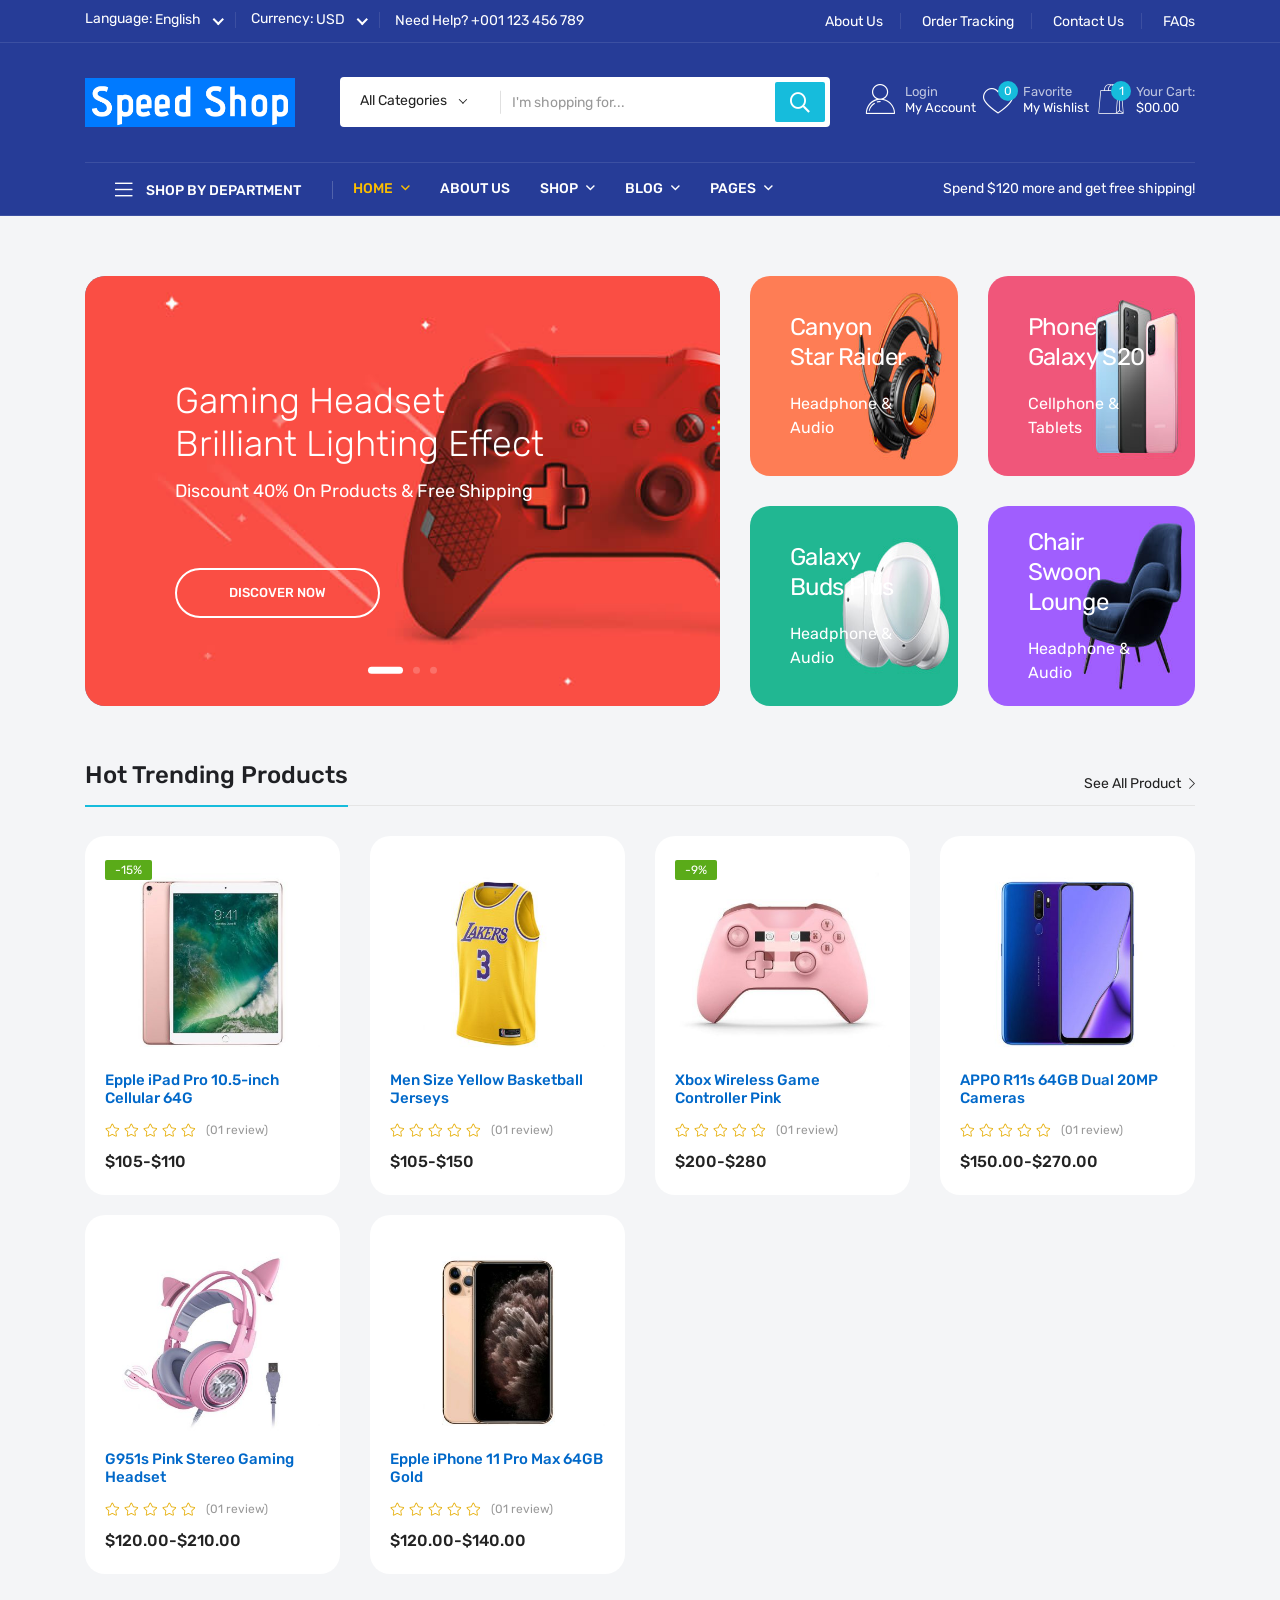
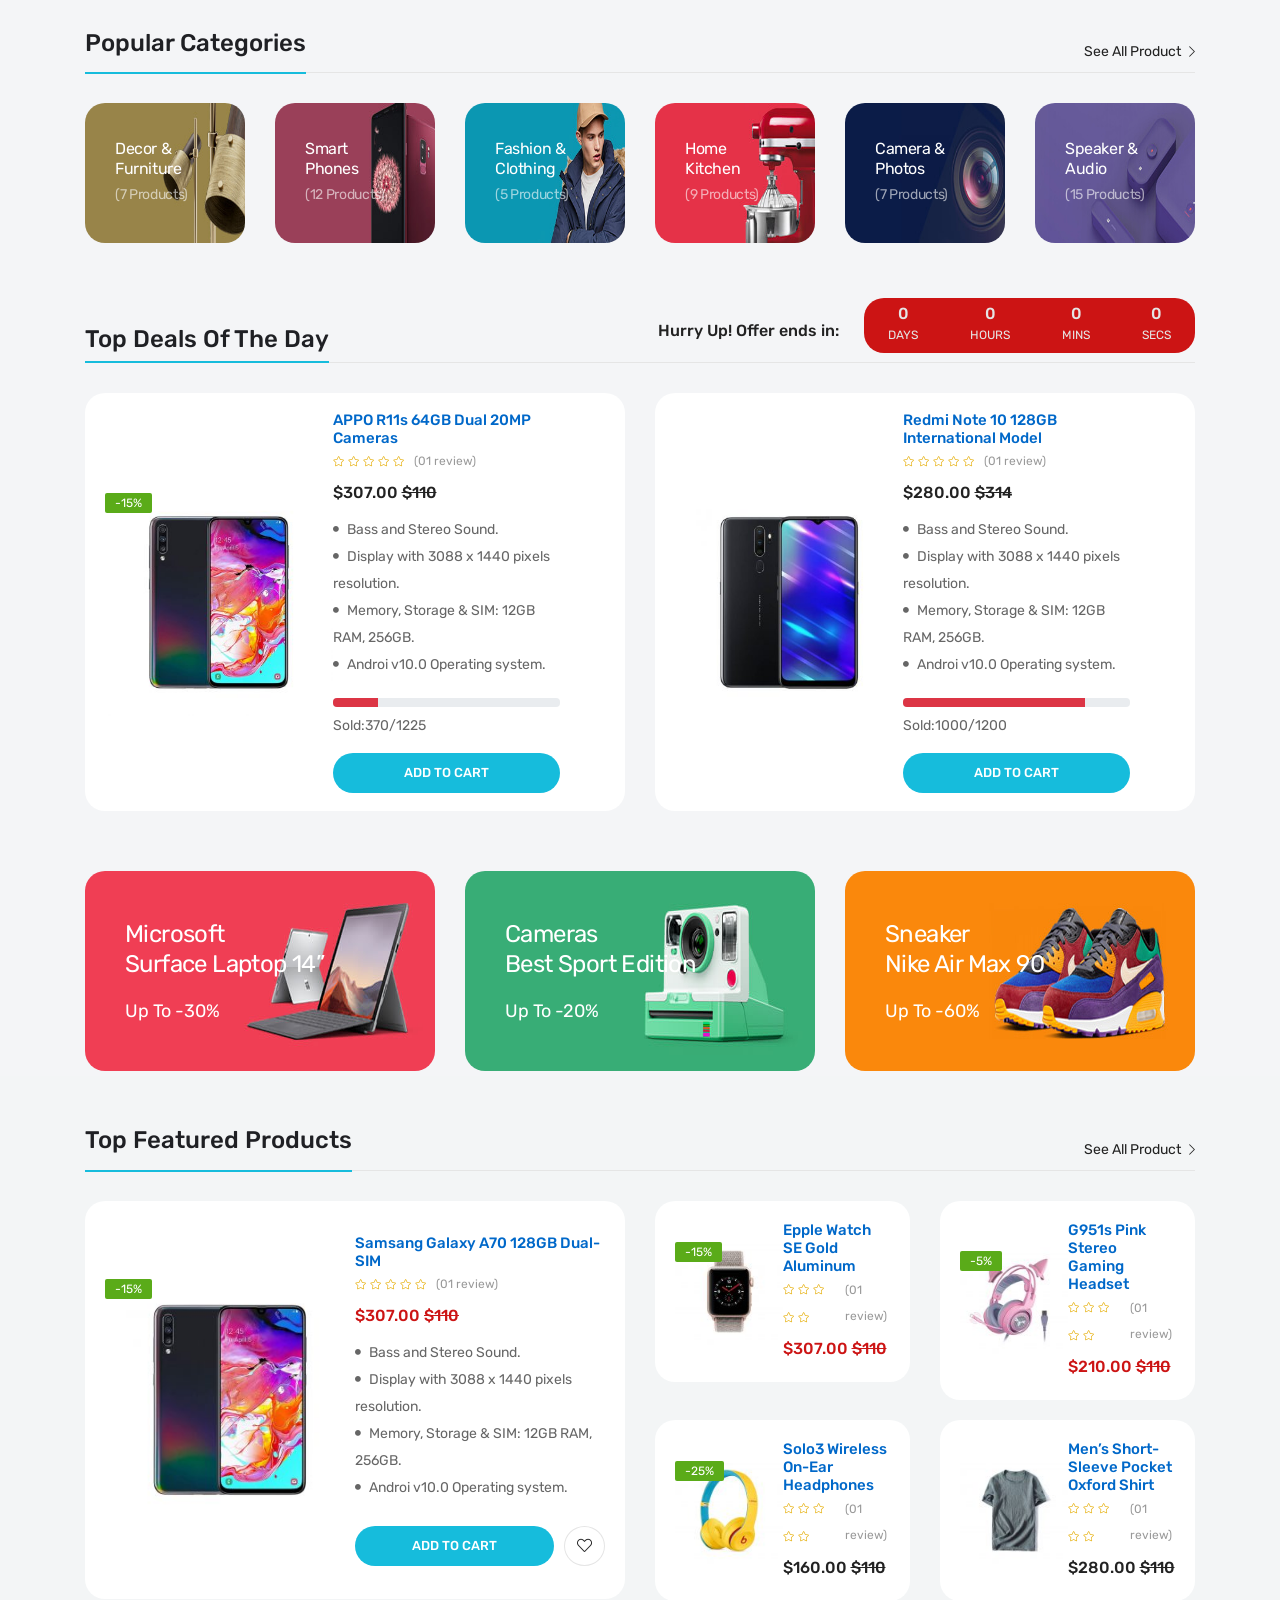
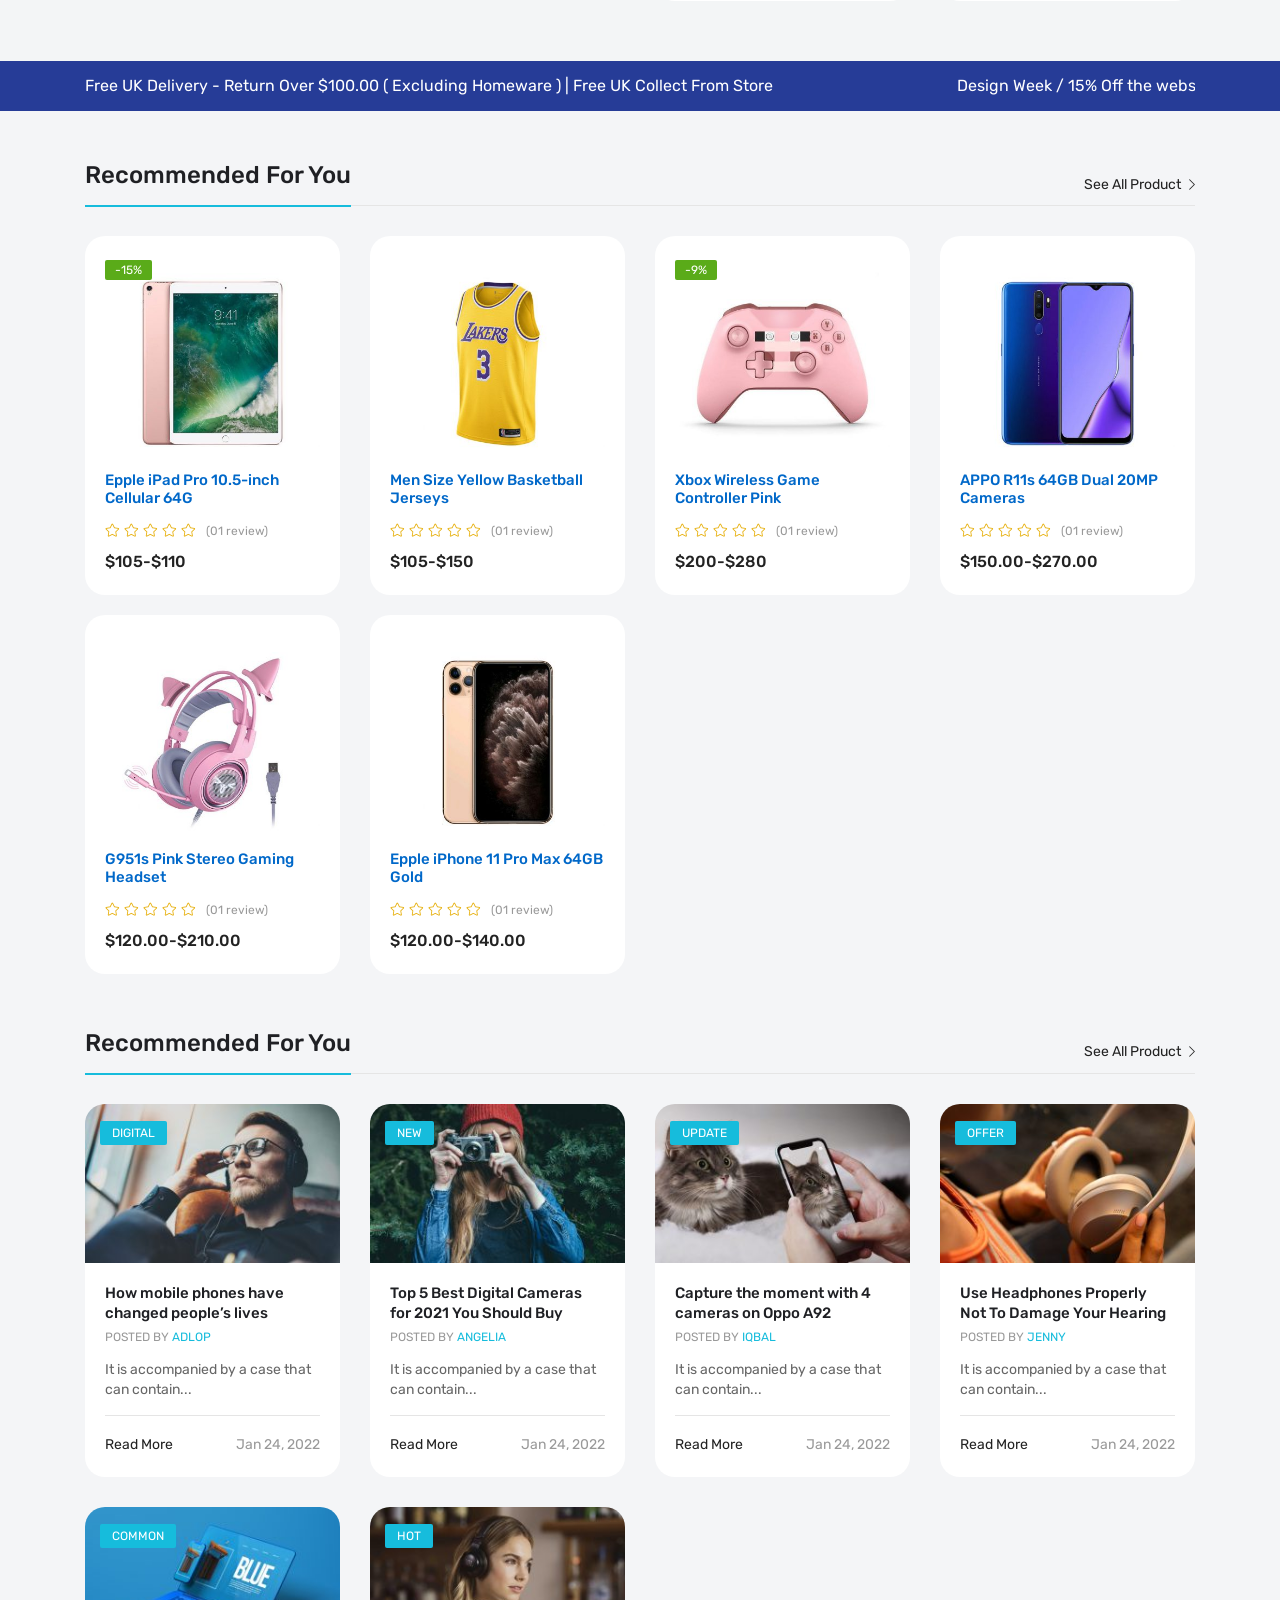
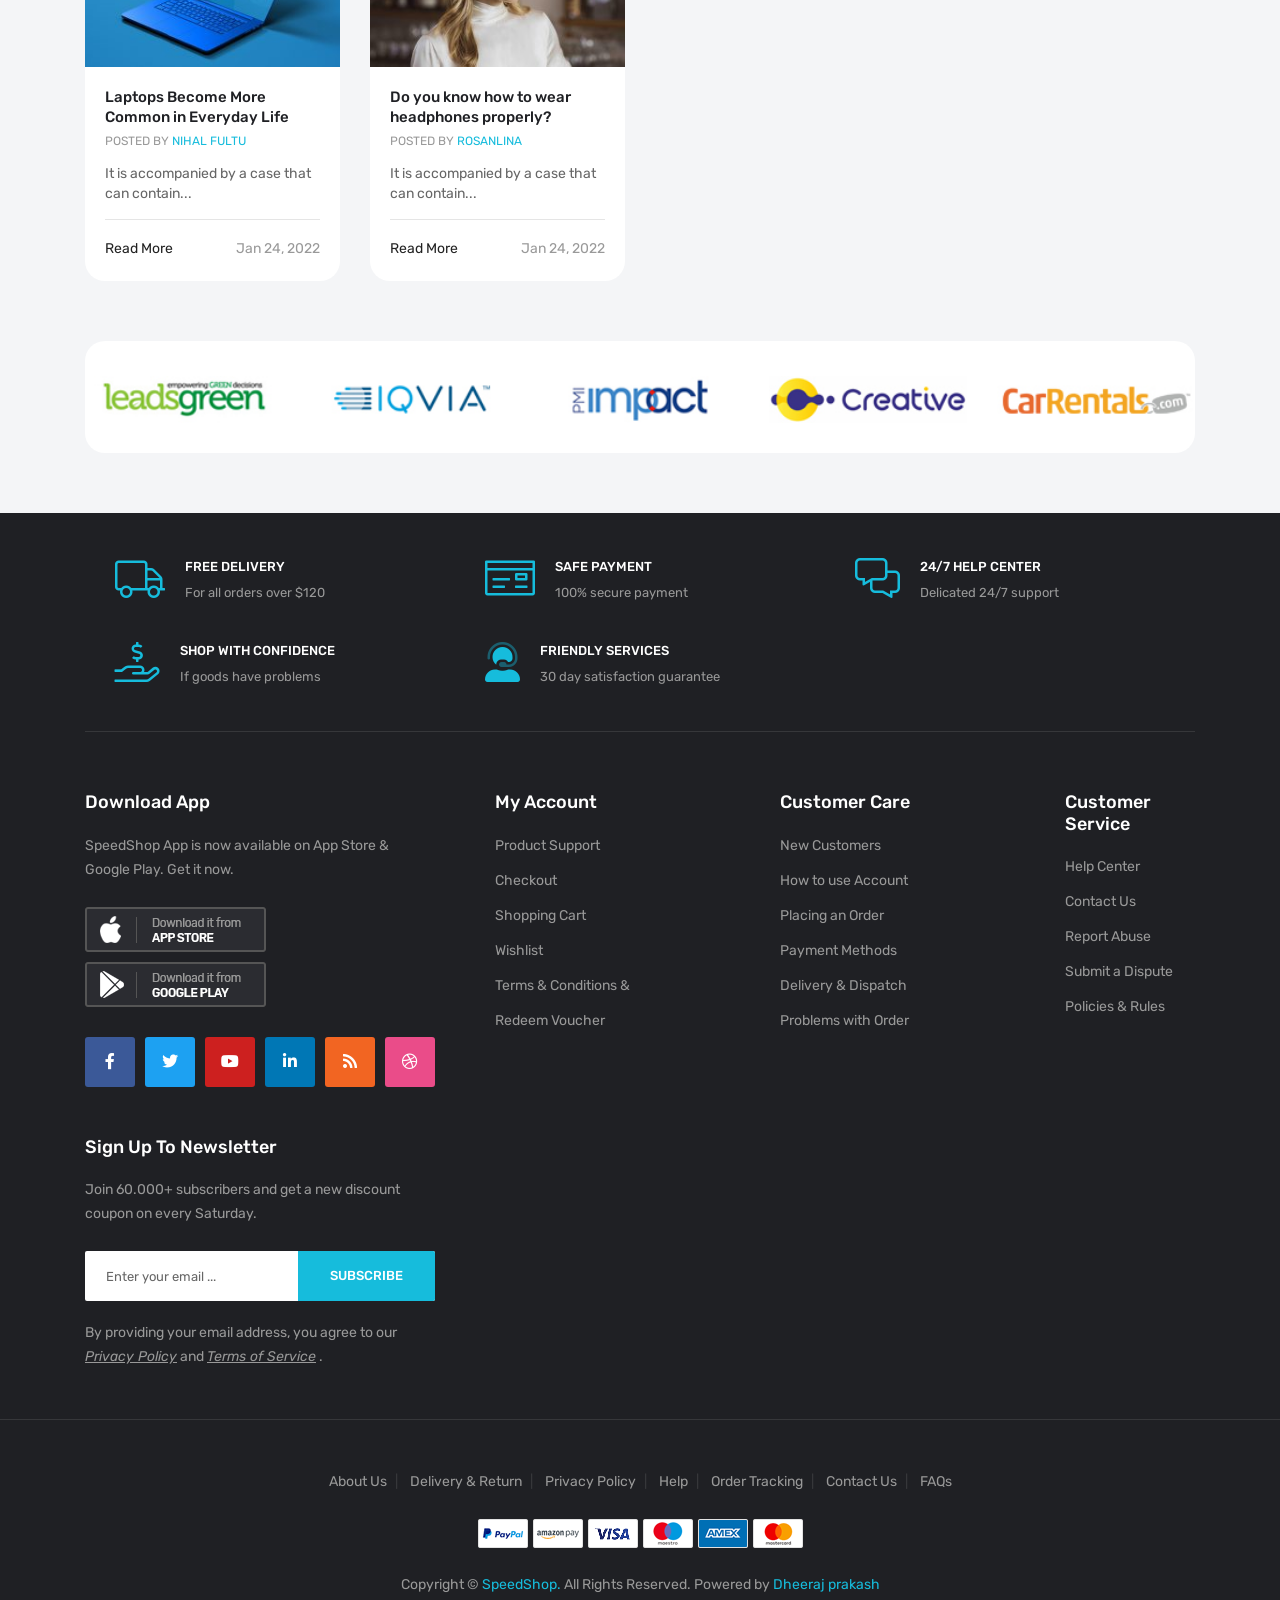
<file: index-2.html>
<!doctype html>
<html class="no-js" lang="zxx">
   
<head>
      <meta charset="utf-8">
      <meta http-equiv="x-ua-compatible" content="ie=edge">
      <title>Speed Shop</title>
      <meta name="description" content="">
      <meta name="viewport" content="width=device-width, initial-scale=1">
      <!-- Place favicon.ico in the root directory -->
      <link rel="shortcut icon" type="image/x-icon" href="assets/img/favicon.png">
      <!-- CSS here -->
      <link rel="stylesheet" href="assets/css/preloader.css">
      <link rel="stylesheet" href="assets/css/bootstrap.css">
      <link rel="stylesheet" href="assets/css/meanmenu.css">
      <link rel="stylesheet" href="assets/css/animate.css">
      <link rel="stylesheet" href="assets/css/owl-carousel.css">
      <link rel="stylesheet" href="assets/css/swiper-bundle.css">
      <link rel="stylesheet" href="assets/css/backtotop.css">
      <link rel="stylesheet" href="assets/css/magnific-popup.css">
      <link rel="stylesheet" href="assets/css/nice-select.css">
      <link rel="stylesheet" href="assets/flaticon/flaticon.css">
      <link rel="stylesheet" href="assets/css/font-awesome-pro.css">
      <link rel="stylesheet" href="assets/css/default.css">
      <link rel="stylesheet" href="assets/css/style.css">
   </head>
   <body>
      <!--[if lte IE 9]>
      <p class="browserupgrade">You are using an <strong>outdated</strong> browser. Please <a href="https://browsehappy.com/">upgrade your browser</a> to improve your experience and security.</p>
      <![endif]-->


    <!-- preloader start -->
    <div id="loading">
        <div id="loading-center">
            <div id="loading-center-absolute">
                <svg viewBox="0 0 58 58" id="mustard" class="product">
                <g>
                <path style="fill:#ED7161;" d="M39.869,58H18.131C16.954,58,16,57.046,16,55.869V12.621C16,11.726,16.726,11,17.621,11h22.757
                    C41.274,11,42,11.726,42,12.621v43.248C42,57.046,41.046,58,39.869,58z" />
                <polygon style="fill:#D13834;" points="35,11 23,11 27.615,0 30.385,0 	" />
                <rect x="16" y="16" style="fill:#D75A4A;" width="26" height="2" />
                <rect x="20" y="11" style="fill:#D75A4A;" width="2" height="6" />
                <rect x="25" y="11" style="fill:#D75A4A;" width="2" height="6" />
                <rect x="30" y="11" style="fill:#D75A4A;" width="2" height="6" />
                <rect x="36" y="11" style="fill:#D75A4A;" width="2" height="6" />
                <circle style="fill:#D13834;" cx="29" cy="36" r="10" />
                </g>
                </svg>
                <svg viewBox="0 0 49.818 49.818" id="meat" class="product">
                    <g>
                    <path style="fill:#994530;" d="M0.953,38.891c0,0,3.184,6.921,11.405,9.64c1.827,0.604,3.751,0.751,5.667,0.922
                        c7.866,0.703,26.714-0.971,31.066-18.976c1.367-5.656,0.76-11.612-1.429-17.003C44.51,5.711,37.447-4.233,22.831,2.427
                        c-8.328,3.795-7.696,10.279-5.913,14.787c2.157,5.456-2.243,11.081-8.06,10.316C1.669,26.584-1.825,30.904,0.953,38.891z" />
                    <g>
                        <path style="fill:#D75A4A;" d="M4.69,37.18c0.402,0.785,3.058,5.552,9.111,7.554c1.335,0.441,2.863,0.577,4.482,0.72l0.282,0.025
                            c0.818,0.073,1.698,0.11,2.617,0.11c18.18,0,22.854-11.218,24.02-16.041c1.134-4.693,0.706-9.703-1.235-14.488
                            C41.049,7.874,36.856,4.229,31.506,4.229c-2.21,0-4.683,0.615-7.349,1.83c-2.992,1.364-6.676,3.921-4.13,10.36
                            c1.284,3.25,0.912,6.746-1.023,9.591c-2.17,3.191-6.002,4.901-9.895,4.39c-0.493-0.065-0.966-0.099-1.404-0.099
                            c-1.077,0-2.502,0.198-3.173,1.143C3.765,32.524,3.823,34.609,4.69,37.18z" />
                        <path style="fill:#C64940;" d="M21.184,46.589c-0.948,0-1.858-0.038-2.706-0.114l-0.283-0.025
                            c-1.674-0.147-3.257-0.287-4.706-0.767c-6.376-2.108-9.188-7.073-9.688-8.047l-0.058-0.137c-0.984-2.917-0.993-5.273-0.026-6.635
                            c0.912-1.285,2.89-1.807,5.524-1.456c3.537,0.466,6.959-1.054,8.936-3.961c1.746-2.565,2.082-5.723,0.921-8.661
                            c-3.189-8.065,2.707-10.754,4.645-11.638c9.68-4.407,16.81-1.155,21.152,9.535c2.021,4.981,2.464,10.202,1.28,15.099
                            C44.953,34.836,40.073,46.589,21.184,46.589z M5.613,36.787c0.401,0.758,2.936,5.155,8.503,6.997
                            c1.229,0.406,2.699,0.536,4.256,0.673l0.284,0.025c0.788,0.07,1.639,0.106,2.527,0.106c17.469,0,21.938-10.683,23.048-15.276
                            c1.084-4.487,0.672-9.286-1.19-13.877C40.29,8.663,36.409,5.229,31.506,5.229c-2.067,0-4.4,0.585-6.934,1.74
                            c-3.02,1.376-5.81,3.532-3.615,9.083c1.408,3.563,0.998,7.398-1.126,10.521c-2.404,3.534-6.563,5.386-10.852,4.818
                            c-1.793-0.236-3.197,0.019-3.632,0.632C4.912,32.636,4.756,34.207,5.613,36.787z" />
                    </g>
                    <g>
                        <circle style="fill:#E6E6E6;" cx="32.455" cy="12.779" r="4" />
                        <path style="fill:#7A3726;" d="M32.455,17.779c-2.757,0-5-2.243-5-5s2.243-5,5-5s5,2.243,5,5S35.212,17.779,32.455,17.779z
                            M32.455,9.779c-1.654,0-3,1.346-3,3s1.346,3,3,3s3-1.346,3-3S34.109,9.779,32.455,9.779z" />
                    </g>
                    <path style="fill:#C64940;" d="M25.617,45.684l-1.941-0.479c0.435-1.761-1.063-3.216-3.446-4.859
                        c-2.875-1.984-4.817-5.117-5.327-8.595c-0.186-1.266-0.425-2.285-0.428-2.295l1.922-0.548c0.01,0.028,1.09,3.104,3.978,4.314
                        c2.094,0.877,4.667,0.598,7.648-0.832c11.578-5.554,17.102-2.646,17.332-2.52l-0.967,1.752c-0.04-0.021-4.97-2.48-15.5,2.57
                        c-3.53,1.694-6.662,1.984-9.312,0.863c-0.801-0.339-1.49-0.779-2.078-1.265c0.769,1.974,2.11,3.695,3.867,4.907
                        C23.149,39.931,26.472,42.222,25.617,45.684z" />
                    <path style="fill:#C64940;" d="M27.074,27.586c-5.37,0-7.605-3.694-7.633-3.74l1.727-1.01l-0.863,0.505l0.859-0.511
                        c0.108,0.179,2.714,4.335,9.738,2.105c1.54-0.794,12.038-6.002,15.619-2.289l-1.439,1.389c-1.979-2.052-9.229,0.576-13.332,2.714
                        l-0.154,0.064C29.892,27.364,28.389,27.586,27.074,27.586z" />
                    </g>
                </svg>
                <svg viewBox="0 0 49 49" id="soda" class="product">
                    <g>
                    <path style="fill:#E22F37;" d="M9.5,27V5.918c0-1.362,0.829-2.587,2.094-3.093l0,0C12.642,2.406,13.5,1.14,13.5,0.011L13.5,0v0
                        l11,0l11,0v0v0.011c0,1.129,0.858,2.395,1.906,2.814l0,0c1.265,0.506,2.094,1.73,2.094,3.093V27v-5v21.082
                        c0,1.362-0.829,2.587-2.094,3.093h0c-1.048,0.419-1.906,1.686-1.906,2.814V49l0,0h-11h-11l0,0l0-0.011
                        c0-1.129-0.858-2.395-1.906-2.814h0c-1.265-0.506-2.094-1.73-2.094-3.093V22" />
                    <path style="fill:#F75B57;" d="M18.5,7h-5c-0.553,0-1-0.447-1-1s0.447-1,1-1h5c0.553,0,1,0.447,1,1S19.053,7,18.5,7z" />
                    <path style="fill:#F75B57;" d="M35.5,7h-13c-0.553,0-1-0.447-1-1s0.447-1,1-1h13c0.553,0,1,0.447,1,1S36.053,7,35.5,7z" />
                    <path style="fill:#994530;" d="M18.5,45h-5c-0.553,0-1-0.447-1-1s0.447-1,1-1h5c0.553,0,1,0.447,1,1S19.053,45,18.5,45z" />
                    <path style="fill:#994530;" d="M35.5,45h-13c-0.553,0-1-0.447-1-1s0.447-1,1-1h13c0.553,0,1,0.447,1,1S36.053,45,35.5,45z" />
                    <polygon style="fill:#E6E6E6;" points="39.5,32 9.5,42 9.5,20 39.5,10 	" />
                    <polygon style="fill:#F9D70B;" points="39.5,28 9.5,38 9.5,24 39.5,14 	" />
                    </g>
                </svg>
                <div class="cart-container">
                    <svg viewBox="0 0 512 512" id="cart">
                    <circle cx="376.8" cy="440" r="55" />
                    <circle cx="192" cy="440" r="55" />
                    <polygon points="128,0 0.8,0 0.8,32 104.8,32 136.8,124.8 170.4,124.8 " />
                    <polygon style="fill:#ED7161;" points="250.4,49.6 224,124.8 411.2,124.8 " />
                    <polygon style="fill:#ee5a46;" points="411.2,124.8 224,124.8 170.4,124.8 136.8,124.8 68,124.8 141.6,361.6 427.2,361.6 
                    511.2,124.8 " />
                    <g>
                        <rect x="166.4" y="185.6" style="fill:#FFFFFF;" width="255.2" height="16" />
                        <rect x="166.4" y="237.6" style="fill:#FFFFFF;" width="166.4" height="16" />
                    </g>
                    </svg>
                </div>
            </div>
        </div>
    </div>
    <!-- preloader end -->

      <!-- back to top start -->
      <div class="progress-wrap">
         <svg class="progress-circle svg-content" width="100%" height="100%" viewBox="-1 -1 102 102">
            <path d="M50,1 a49,49 0 0,1 0,98 a49,49 0 0,1 0,-98" />
         </svg>
      </div>
      <!-- back to top end -->
      
    <!-- header-start -->
     <header class="header d-blue-bg">
        <div class="header-top">
            <div class="container custom-conatiner">
                <div class="header-inner">
                    <div class="row align-items-center">
                        <div class="col-xl-6 col-lg-7">
                            <div class="header-inner-start">
                                <div class="header__currency border-right">
                                    <div class="s-name">
                                        <span>Language: </span>
                                    </div>
                                    <select>
                                        <option>English</option>
                                        <option>Deutsch</option>
                                        <option>Français</option>
                                        <option>Espanol</option>
                                    </select>
                                </div>
                                <div class="header__lang border-right">
                                    <div class="s-name">
                                        <span>Currency: </span>
                                    </div>
                                    <select>
                                        <option> USD</option>
                                        <option>EUR</option>
                                        <option>INR</option>
                                        <option>BDT</option>
                                        <option>BGD</option>
                                    </select>
                                </div>
                                <div class="support d-none d-sm-block">
                                    <p>Need Help? <a href="tel:+001123456789">+001 123 456 789</a></p>
                                </div>
                            </div>
                        </div>
                        <div class="col-xl-6 col-lg-5 d-none d-lg-block">
                            <div class="header-inner-end text-md-end">
                                <div class="ovic-menu-wrapper ovic-menu-wrapper-2">
                                    <ul>
                                        <li><a href="about.html">About Us</a></li>
                                        <li><a href="contact.html">Order Tracking</a></li>
                                        <li><a href="contact.html">Contact Us</a></li>
                                        <li><a href="faq.html">FAQs</a></li>
                                    </ul>
                                </div>
                            </div>
                        </div>
                    </div>
                </div>
            </div>
        </div>
        <div class="header-mid">
            <div class="container custom-conatiner">
                <div class="heade-mid-inner">
                    <div class="row align-items-center">
                        <div class="col-xl-3 col-lg-3 col-md-4 col-sm-4">
                            <div class="header__info">
                                <div class="logo">
                                    <a href="index.html" class="logo-image"><img src="assets/img/logo/logo1.png" alt="logo"></a>
                                </div>
                            </div>
                        </div>
                        <div class="col-xl-5 col-lg-4 d-none d-lg-block">
                            <div class="header__search">
                                <form action="#">
                                    <div class="header__search-box">
                                        <input class="search-input search-input-2" type="text" placeholder="I'm shopping for...">
                                        <button class="button button-2" type="submit"><i class="far fa-search"></i></button>
                                    </div>
                                    <div class="header__search-cat">
                                        <select>
                                            <option>All Categories</option>
                                            <option>Best Seller Products</option>
                                            <option>Top 10 Offers</option>
                                            <option>New Arrivals</option>
                                            <option>Phones &amp; Tablets</option>
                                            <option>Electronics &amp; Digital</option>
                                            <option>Fashion &amp; Clothings</option>
                                            <option>Jewelry &amp; Watches</option>
                                            <option>Health &amp; Beauty</option>
                                            <option>Sound &amp; Speakers</option>
                                            <option>TV &amp; Audio</option>
                                            <option>Computers</option>
                                        </select>
                                    </div>
                                </form>
                            </div>
                        </div>
                        <div class="col-xl-4 col-lg-5 col-md-8 col-sm-8">
                            <div class="header-action">
                                <div class="block-userlink">
                                    <a class="icon-link icon-link-2" href="my-account.html">
                                    <i class="flaticon-user"></i>
                                    <span class="text">
                                    <span class="sub">Login </span>
                                    My Account </span>
                                    </a>
                                </div>
                                <div class="block-wishlist action">
                                    <a class="icon-link icon-link-2" href="wishlist.html">
                                    <i class="flaticon-heart"></i>
                                    <span class="count count-2">0</span>
                                    <span class="text">
                                    <span class="sub">Favorite</span>
                                    My Wishlist </span>
                                    </a>
                                </div>
                                <div class="block-cart action">
                                    <a class="icon-link icon-link-2" href="cart.html">
                                    <i class="flaticon-shopping-bag"></i>
                                    <span class="count count-2">1</span>
                                    <span class="text">
                                    <span class="sub">Your Cart:</span>
                                    $00.00 </span>
                                    </a>
                                    <div class="cart">
                                        <div class="cart__mini">
                                            <ul>
                                                <li>
                                                  <div class="cart__title">
                                                    <h4>Your Cart</h4>
                                                    <span>(1 Item in Cart)</span>
                                                  </div>
                                                </li>
                                                <li>
                                                  <div class="cart__item d-flex justify-content-between align-items-center">
                                                    <div class="cart__inner d-flex">
                                                      <div class="cart__thumb">
                                                        <a href="product-details.html">
                                                          <img src="assets/img/cart/20.jpg" alt="">
                                                        </a>
                                                      </div>
                                                      <div class="cart__details">
                                                        <h6><a href="product-details.html"> Samsung C49J89: £875, Debenhams Plus  </a></h6>
                                                        <div class="cart__price">
                                                          <span>$255.00</span>
                                                        </div>
                                                      </div>
                                                    </div>
                                                    <div class="cart__del">
                                                        <a href="#"><i class="fal fa-times"></i></a>
                                                    </div>
                                                  </div>
                                                </li>
                                                <li>
                                                  <div class="cart__sub d-flex justify-content-between align-items-center">
                                                    <h6>Subtotal</h6>
                                                    <span class="cart__sub-total">$255.00</span>
                                                  </div>
                                                </li>
                                                <li>
                                                    <a href="cart.html" class="wc-cart mb-10">View cart</a>
                                                    <a href="checkout.html" class="wc-checkout">Checkout</a>
                                                </li>
                                            </ul>
                                        </div>
                                    </div>
                                </div>
                            </div>
                        </div>
                    </div>
                </div>
            </div>
        </div>
        <div class="header__bottom">
            <div class="container custom-conatiner">
                <div class="row g-0 align-items-center">
                    <div class="col-lg-3">                        
                        <div class="cat__menu-wrapper side-border d-none d-lg-block">
                            <div class="cat-toggle">
                                <button type="button" class="cat-toggle-btn cat-toggle-btn-1"><i class="fal fa-bars"></i> Shop by department</button>
                                <div class="cat__menu-2 cat__menu">
                                    <nav id="mobile-menu" style="display: block;">
                                        <ul>
                                            <li>
                                                <a href="product.html">All Categories <i class="far fa-angle-down"></i></a>
                                                <ul class="mega-menu">
                                                    <li><a href="product.html">Shop Pages</a>
                                                        <ul class="mega-item">
                                                            <li><a href="product-details.html">Standard SHop Page</a></li>
                                                            <li><a href="product-details.html">Shop Right Sidebar</a></li>
                                                            <li><a href="product-details.html">Shop Left Sidebar</a></li>
                                                            <li><a href="product-details.html">Shop 3 Column</a></li>
                                                            <li><a href="product-details.html">Shop 4 Column</a></li>
                                                        </ul>
                                                    </li>
                                                    <li><a href="product.html">Product Pages</a>
                                                        <ul class="mega-item">
                                                            <li><a href="product-details.html">Product Details</a></li>
                                                            <li><a href="product-details.html">Product V2</a></li>
                                                            <li><a href="product-details.html">Product V3</a></li>
                                                            <li><a href="product-details.html">Varriable Product</a></li>
                                                            <li><a href="product-details.html">External Product</a></li>
                                                        </ul>
                                                    </li>
                                                    <li><a href="product.html">Other Pages</a>
                                                        <ul class="mega-item">
                                                            <li><a href="product-details.html">wishlist</a></li>
                                                            <li><a href="product-details.html">Shopping Cart</a></li>
                                                            <li><a href="product-details.html">Checkout</a></li>
                                                            <li><a href="product-details.html">Login</a></li>
                                                            <li><a href="product-details.html">Register</a></li>
                                                        </ul>
                                                    </li>
                                                    <li><a href="product.html">Phone &amp; Tablets</a>
                                                        <ul class="mega-item">
                                                            <li><a href="product-details.html">Catagory 1</a></li>
                                                            <li><a href="product-details.html">Catagory 2</a></li>
                                                            <li><a href="product-details.html">Catagory 3</a></li>
                                                        </ul>
                                                    </li>
                                                    <li><a href="product.html">Phone &amp; Tablets</a>
                                                        <ul class="mega-item">
                                                            <li><a href="product-details.html">Catagory 1</a></li>
                                                            <li><a href="product-details.html">Catagory 2</a></li>
                                                            <li><a href="product-details.html">Catagory 3</a></li>
                                                        </ul>
                                                    </li>
                                                </ul>
                                            </li>
                                            <li>
                                                <a href="product.html">Phone and Electronics <i class="far fa-angle-down"></i></a>
                                                <ul class="mega-menu mega-menu-2">
                                                    <li><a href="product.html">Shop Pages</a>
                                                        <ul class="mega-item">
                                                            <li><a href="product-details.html">Standard SHop Page</a></li>
                                                            <li><a href="product-details.html">Shop Right Sidebar</a></li>
                                                            <li><a href="product-details.html">Shop Left Sidebar</a></li>
                                                            <li><a href="product-details.html">Shop 3 Column</a></li>
                                                            <li><a href="product-details.html">Shop 4 Column</a></li>
                                                        </ul>
                                                    </li>
                                                    <li><a href="product.html">Product Pages</a>
                                                        <ul class="mega-item">
                                                            <li><a href="product-details.html">Product Details</a></li>
                                                            <li><a href="product-details.html">Product V2</a></li>
                                                            <li><a href="product-details.html">Product V3</a></li>
                                                            <li><a href="product-details.html">Varriable Product</a></li>
                                                            <li><a href="product-details.html">External Product</a></li>
                                                        </ul>
                                                    </li>
                                                    <li><a href="product.html">Other Pages</a>
                                                        <ul class="mega-item">
                                                            <li><a href="product-details.html">wishlist</a></li>
                                                            <li><a href="product-details.html">Shopping Cart</a></li>
                                                            <li><a href="product-details.html">Checkout</a></li>
                                                            <li><a href="product-details.html">Login</a></li>
                                                            <li><a href="product-details.html">Register</a></li>
                                                        </ul>
                                                    </li>
                                                    <li><a href="product.html">Phone &amp; Tablets</a>
                                                        <ul class="mega-item">
                                                            <li><a href="product-details.html">Catagory 1</a></li>
                                                            <li><a href="product-details.html">Catagory 2</a></li>
                                                            <li><a href="product-details.html">Catagory 3</a></li>
                                                        </ul>
                                                    </li>
                                                    <li><a href="product.html">Phone &amp; Tablets</a>
                                                        <ul class="mega-item">
                                                            <li><a href="product-details.html">Catagory 1</a></li>
                                                            <li><a href="product-details.html">Catagory 2</a></li>
                                                            <li><a href="product-details.html">Catagory 3</a></li>
                                                        </ul>
                                                    </li>
                                                </ul>
                                            </li>
                                            <li>
                                                <a href="product.html">Best Seller Products
                                                    <span class="cat-label">hot!</span>
                                                    <i class="far fa-angle-down"></i>
                                                </a>
                                                <ul class="mega-menu">
                                                    <li><a href="product.html">Shop Pages</a>
                                                        <ul class="mega-item">
                                                            <li><a href="product-details.html">Standard SHop Page</a></li>
                                                            <li><a href="product-details.html">Shop Right Sidebar</a></li>
                                                            <li><a href="product-details.html">Shop Left Sidebar</a></li>
                                                            <li><a href="product-details.html">Shop 3 Column</a></li>
                                                            <li><a href="product-details.html">Shop 4 Column</a></li>
                                                        </ul>
                                                    </li>
                                                    <li><a href="product.html">Product Pages</a>
                                                        <ul class="mega-item">
                                                            <li><a href="product-details.html">Product Details</a></li>
                                                            <li><a href="product-details.html">Product V2</a></li>
                                                            <li><a href="product-details.html">Product V3</a></li>
                                                            <li><a href="product-details.html">Varriable Product</a></li>
                                                            <li><a href="product-details.html">External Product</a></li>
                                                        </ul>
                                                    </li>
                                                    <li><a href="product.html">Other Pages</a>
                                                        <ul class="mega-item">
                                                            <li><a href="product-details.html">wishlist</a></li>
                                                            <li><a href="product-details.html">Shopping Cart</a></li>
                                                            <li><a href="product-details.html">Checkout</a></li>
                                                            <li><a href="product-details.html">Login</a></li>
                                                            <li><a href="product-details.html">Register</a></li>
                                                        </ul>
                                                    </li>
                                                    <li><a href="product.html">Phone &amp; Tablets</a>
                                                        <ul class="mega-item">
                                                            <li><a href="product-details.html">Catagory 1</a></li>
                                                            <li><a href="product-details.html">Catagory 2</a></li>
                                                            <li><a href="product-details.html">Catagory 3</a></li>
                                                        </ul>
                                                    </li>
                                                    <li><a href="product.html">Phone &amp; Tablets</a>
                                                        <ul class="mega-item">
                                                            <li><a href="product-details.html">Catagory 1</a></li>
                                                            <li><a href="product-details.html">Catagory 2</a></li>
                                                            <li><a href="product-details.html">Catagory 3</a></li>
                                                        </ul>
                                                    </li>
                                                </ul>
                                            </li>
                                            <li>
                                                <a href="product.html">Top 10 Offers
                                                    <span class="cat-label green">new!</span>
                                                </a>
                                            </li>
                                            <li>
                                                <a href="product.html">New Arrivals <i class="far fa-angle-down"></i></a>
                                                <ul class="submenu">
                                                    <li><a href="product.html">Home Appliances</a></li>
                                                    <li><a href="product.html">Technology</a>
                                                        <ul class="submenu">
                                                            <li><a href="product.html">Storage Devices</a></li>
                                                            <li><a href="product.html">Monitors</a></li>
                                                            <li><a href="product.html">Laptops</a></li>
                                                        </ul>
                                                    </li>
                                                    <li><a href="product.html">Office Equipments</a></li>
                                                </ul>
                                            </li>
                                            <li><a href="product.html">TV &amp; Audio</a></li>
                                            <li><a href="product.html">Electronics &amp; Digital</a></li>
                                            <li class="d-laptop-none"><a href="product.html">Fashion &amp; Clothings</a></li>
                                            <li class="d-laptop-none"><a href="product.html">Jewelry &amp; Watches</a></li>
                                            <li><a href="product.html">Health &amp; Beauty</a></li>
                                        </ul>
                                    </nav>
                                </div>
                            </div>
                        </div>
                    </div>
                    <div class="col-lg-6 col-md-6 col-3">
                      <div class="header__bottom-left d-flex d-xl-block align-items-center">
                        <div class="side-menu d-lg-none mr-20">
                          <button type="button" class="side-menu-btn offcanvas-toggle-btn"><i class="fas fa-bars"></i></button>
                        </div>
                        <div class="main-menu d-none d-lg-block">
                            <nav>
                                <ul>
                                    <li>
                                        <a href="index.html" class="active">Home <i class="far fa-angle-down"></i></a>
                                        <ul class="megamenu-1">
                                            <li><a href="index.html">Home Pages</a>
                                                <ul class="mega-item">
                                                    <li><a href="index.html">Home One</a></li>
                                                    <li><a href="index-2.html" class="active">Home Two</a></li>
                                                    <li><a href="index-3.html">Home Three</a></li>
                                                    <li><a href="product-details.html">Shop 3 Column</a></li>
                                                    <li><a href="product-details.html">Shop 4 Column</a></li>
                                                </ul>
                                            </li>
                                            <li><a href="shop.html">Product Pages</a>
                                                <ul class="mega-item">
                                                    <li><a href="product-details.html">Product Details</a></li>
                                                    <li><a href="product-details.html">Product V2</a></li>
                                                    <li><a href="product-details.html">Product V3</a></li>
                                                    <li><a href="product-details.html">Varriable Product</a></li>
                                                    <li><a href="product-details.html">External Product</a></li>
                                                </ul>
                                            </li>
                                            <li><a href="shop.html">Other Pages</a>
                                                <ul class="mega-item">
                                                    <li><a href="product-details.html">wishlist</a></li>
                                                    <li><a href="product-details.html">Shopping Cart</a></li>
                                                    <li><a href="product-details.html">Checkout</a></li>
                                                    <li><a href="product-details.html">Login</a></li>
                                                    <li><a href="product-details.html">Register</a></li>
                                                </ul>
                                            </li>
                                            <li><a href="shop.html">Phone &amp; Tablets</a>
                                                <ul class="mega-item">
                                                    <li><a href="product-details.html">Catagory 1</a></li>
                                                    <li><a href="product-details.html">Catagory 2</a></li>
                                                    <li><a href="product-details.html">Catagory 3</a></li>
                                                    <li><a href="product-details.html">Catagory 4</a></li>
                                                </ul>
                                            </li>
                                            <li><a href="shop.html">Phone &amp; Tablets</a>
                                                <ul class="mega-item">
                                                    <li><a href="product-details.html">Catagory 1</a></li>
                                                    <li><a href="product-details.html">Catagory 2</a></li>
                                                    <li><a href="product-details.html">Catagory 3</a></li>
                                                    <li><a href="product-details.html">Catagory 4</a></li>
                                                </ul>
                                            </li>
                                        </ul>
                                    </li>
                                    <li><a href="about.html">About Us</a></li>
                                    <li class="has-mega"><a href="shop.html">Shop <i class="far fa-angle-down"></i></a>
                                        <div class="mega-menu">
                                            <div class="container container-mega">
                                                <ul>
                                                    <li>
                                                        <ul>
                                                        <li class="title"><a href="shop.html">SHOP LAYOUT</a></li>
                                                        <li><a href="shop.html">Pagination</a></li>
                                                        <li><a href="shop.html">Ajax Load More</a></li>
                                                        <li><a href="shop.html">Infinite Scroll</a></li>
                                                        <li><a href="shop.html">Sidebar Right</a></li>
                                                        <li><a href="shop.html">Sidebar Left</a></li>
                                                        </ul>
                                                    </li>
                                                    <li>
                                                        <ul>
                                                        <li class="title"><a href="shop.html">SHOP PAGES</a></li>
                                                        <li><a href="shop.html">List View</a></li>
                                                        <li><a href="shop.html">Small Products</a></li>
                                                        <li><a href="shop.html">Large Products</a></li>
                                                        <li><a href="shop.html">Shop — 3 Items</a></li>
                                                        <li><a href="shop.html">Shop — 4 Items</a></li>
                                                        <li><a href="shop.html">Shop — 5 Items</a></li>
                                                        </ul>
                                                    </li>
                                                    <li>
                                                        <ul>
                                                        <li class="title"><a href="shop.html">PRODUCT LAYOUT</a></li>
                                                        <li><a href="shop.html">Description Sticky</a></li>
                                                        <li><a href="shop.html">Product Carousel</a></li>
                                                        <li><a href="shop.html">Gallery Modern</a></li>
                                                        <li><a href="shop.html">Thumbnail Left</a></li>
                                                        <li><a href="shop.html">Thumbnail Right</a></li>
                                                        <li><a href="shop.html">Thumbnail Botttom</a></li>
                                                        </ul>
                                                    </li>
                                                    <li>
                                                        <ul>
                                                        <li class="title"><a href="shop.html">Basketball</a></li>
                                                        <li><a href="shop.html">East Hampton Fleece</a></li>
                                                        <li><a href="shop.html">Faxon Canvas Low</a></li>
                                                        <li><a href="shop.html">Habitasse Dictumst</a></li>
                                                        <li><a href="shop.html">Kaoreet Lobortis</a></li>
                                                        <li><a href="shop.html">NikeCourt Zoom</a></li>
                                                        <li><a href="shop.html">NikeCourts Air Zoom</a></li>
                                                        </ul>
                                                    </li>
                                                    <li>
                                                        <ul>
                                                        <li class="title"><a href="shop.html">Basketball</a></li>
                                                        <li><a href="shop.html">East Hampton Fleece</a></li>
                                                        <li><a href="shop.html">Faxon Canvas Low</a></li>
                                                        <li><a href="shop.html">Habitasse Dictumst</a></li>
                                                        <li><a href="shop.html">Kaoreet Lobortis</a></li>
                                                        <li><a href="shop.html">NikeCourt Zoom</a></li>
                                                        <li><a href="shop.html">NikeCourts Air Zoom</a></li>
                                                        </ul>
                                                    </li>
                                                    <li class="mega-image hover-effect" style="background-image: url(assets/img/bg/menu-item.jpg);"> 
                                                        <ul>
                                                          <li><a href="shop.html">
                                                            <h4>Top Cameras <br> Bestseller Products</h4>
                                                            <h5>4K</h5>
                                                            <h6>Sale Up To <span>60% Off</span></h6>
                                                          </a></li>
                                                        </ul>
                                                    </li>
                                                </ul>
                                            </div>
                                            <div class="offer mt-40">
                                                <p><b>30% OFF</b> the shipping of your first order with the code: <b>Speed-SALE30</b></p>
                                            </div>
                                        </div>
                                    </li>
                                    <li><a href="blog.html">Blog <i class="far fa-angle-down"></i></a>
                                        <ul class="submenu">
                                            <li><a href="blog.html">Blog</a></li>
                                            <li><a href="blog-details.html">Blog Details</a></li>
                                        </ul>
                                    </li>
                                    <li>
                                        <a href="about.html">Pages <i class="far fa-angle-down"></i></a>
                                        <ul class="submenu">
                                            <li><a href="my-account.html">My Account</a></li>
                                            <li><a href="product-details.html">Product Details</a></li>
                                            <li><a href="faq.html">FAQs pages</a></li>
                                            <li><a href="cart.html">Cart</a></li>
                                            <li><a href="wishlist.html">Wishlist</a></li>
                                            <li><a href="checkout.html">Checkout</a></li>
                                            <li><a href="contact.html">Contact Us</a></li>
                                            <li><a href="404.html">404 Error</a></li>
                                        </ul>
                                    </li>
                                </ul>
                            </nav>
                        </div>
                      </div>
                    </div>
                    <div class="col-lg-3 col-md-6 col-9">
                        <div class="shopeing-text text-sm-end">
                            <p>Spend $120 more and get free shipping!</p>
                        </div>
                    </div>
                </div>
            </div>
        </div>
     </header>
     <!-- header-end -->

    <!-- offcanvas area start -->
    <div class="offcanvas__area">
        <div class="offcanvas__wrapper">
        <div class="offcanvas__close">
            <button class="offcanvas__close-btn" id="offcanvas__close-btn">
                <i class="fal fa-times"></i>
            </button>
        </div>
        <div class="offcanvas__content">
            <div class="offcanvas__logo mb-40">
                <a href="index.html">
                <img src="assets/img/logo/logo-white.png" alt="logo">
                </a>
            </div>
            <div class="offcanvas__search mb-25">
                <form action="#">
                    <input type="text" placeholder="What are you searching for?">
                    <button type="submit" ><i class="far fa-search"></i></button>
                </form>
            </div>
            <div class="mobile-menu fix"></div>
            <div class="offcanvas__action">

            </div>
        </div>
        </div>
    </div>
    <!-- offcanvas area end -->      
    <div class="body-overlay"></div>
    <!-- offcanvas area end -->

    <main>

        <!-- slider-area-start -->
        <div class="slider-area light-bg-s pt-60">
            <div class="container custom-conatiner">
                <div class="row">
                    <div class="col-xl-7">
                        <div class="swiper-container slider__active pb-30">
                            <div class="slider-wrapper swiper-wrapper">
                                <div class="single-slider swiper-slide b-radius-2 slider-height-2 d-flex align-items-center" data-background="assets/img/slider/02-slide-1.jpg">
                                    <div class="slider-content slider-content-2">
                                        <h2 data-animation="fadeInLeft" data-delay="1.7s" class="pt-15 slider-title pb-5">Gaming Headset<br> Brilliant Lighting Effect</h2>
                                        <p class="pr-20 slider_text" data-animation="fadeInLeft" data-delay="1.9s">Discount 40% On Products & Free Shipping</p>
                                        <div class="slider-bottom-btn mt-65">
                                            <a data-animation="fadeInUp" data-delay="1.15s" href="shop.html" class="st-btn-border b-radius-2">Discover now</a>
                                        </div>
                                    </div>
                                </div><!-- /single-slider -->
                                <div class="single-slider swiper-slide b-radius-2 slider-height-2 d-flex align-items-center" data-background="assets/img/slider/02-slide-2.jpg">
                                    <div class="slider-content slider-content-2">
                                        <h2 data-animation="fadeInLeft" data-delay="1.5s" class="pt-15 slider-title pb-5">SALE 20% OFF<br> SAMSUNG GALAXY BUDS </h2>
                                        <p class="pr-20 slider_text" data-animation="fadeInLeft" data-delay="1.7s">Discount 30% On Products & Free Shipping</p>
                                        <div class="slider-bottom-btn mt-65">
                                            <a data-animation="fadeInUp" data-delay="1.9s" href="shop.html" class="st-btn-border b-radius-2">Discover now</a>
                                        </div>
                                    </div>
                                </div><!-- /single-slider -->
                                <div class="single-slider b-radius-2 swiper-slide slider-height-2 d-flex align-items-center" data-background="assets/img/slider/02-slide-3.jpg">
                                    <div class="slider-content slider-content-2">
                                        <h2 data-animation="fadeInLeft" data-delay="1.5s" class="pt-15 slider-title pb-5">Sport Edition<br> Red Special Edition</h2>
                                        <p class="pr-20 slider_text" data-animation="fadeInLeft" data-delay="1.8s">Wireless Connection With TV, Computer, Laptop... </p>
                                        <div class="slider-bottom-btn mt-65">
                                            <a data-animation="fadeInUp" data-delay="1.10s" href="shop.html" class="st-btn-border b-radius-2">Discover now</a>
                                        </div>
                                    </div>
                                </div><!-- /single-slider -->
                                <div class="main-slider-paginations"></div>
                            </div>
                        </div>
                    </div>
                    <div class="col-xl-5">
                        <div class="row">
                            <div class="col-xl-6 col-lg-6 col-md-6">
                                <div class="banner__item p-relative w-img mb-30">
                                    <div class="banner__img b-radius-2">
                                        <a href="product-details.html"><img src="assets/img/banner/banner-10.jpg" alt=""></a>
                                    </div>
                                    <div class="banner__content banner__content-2">
                                        <h6><a href="product-details.html">Canyon <br> Star Raider</a></h6>
                                        <p>Headphone & Audio</p>
                                    </div>
                                </div>
                            </div>
                            <div class="col-xl-6 col-lg-6 col-md-6">
                                <div class="banner__item p-relative w-img mb-30">
                                    <div class="banner__img b-radius-2">
                                        <a href="product-details.html"><img src="assets/img/banner/banner-11.jpg" alt=""></a>
                                    </div>
                                    <div class="banner__content banner__content-2">
                                        <h6><a href="product-details.html">Phone <br> Galaxy S20</a></h6>
                                        <p>Cellphone & Tablets</p>
                                    </div>
                                </div>
                            </div>
                            <div class="col-xl-6 col-lg-6 col-md-6">
                                <div class="banner__item p-relative w-img mb-30">
                                    <div class="banner__img b-radius-2">
                                        <a href="product-details.html"><img src="assets/img/banner/banner-13.jpg" alt=""></a>
                                    </div>
                                    <div class="banner__content banner__content-2">
                                        <h6><a href="product-details.html">Galaxy <br> Buds Plus</a></h6>
                                        <p>Headphone & Audio</p>
                                    </div>
                                </div>
                            </div>
                            <div class="col-xl-6 col-lg-6 col-md-6">
                                <div class="banner__item p-relative w-img mb-30">
                                    <div class="banner__img b-radius-2">
                                        <a href="product-details.html"><img src="assets/img/banner/banner-12.jpg" alt=""></a>
                                    </div>
                                    <div class="banner__content banner__content-2">
                                        <h6><a href="product-details.html">Chair <br>Swoon Lounge</a></h6>
                                        <p>Headphone & Audio</p>
                                    </div>
                                </div>
                            </div>
                        </div>
                    </div>
                </div>
            </div>
        </div>
        <!-- slider-area-end -->

        <!-- trending-product-area-start -->
        <section class="trending-product-area light-bg-s pt-25 pb-15">
            <div class="container custom-conatiner">
                <div class="row">
                    <div class="col-xl-12">
                        <div class="section__head d-flex justify-content-between mb-30">
                            <div class="section__title section__title-2">
                                <h5 class="st-titile">Hot Trending Products</h5>
                            </div>
                            <div class="button-wrap button-wrap-2">
                                <a href="product.html">See All Product <i class="fal fa-chevron-right"></i></a>
                            </div>
                        </div>
                    </div>
                </div>
                <div class="row">
                    <div class="col-sm-6 col-md-4 col-lg-3 col-xl-3 col-xxl-2">
                        <div class="product__item product__item-2 b-radius-2 mb-20">
                            <div class="product__thumb fix">
                                <div class="product-image w-img">
                                    <a href="product-details.html">
                                        <img src="assets/img/product/tp-1.jpg" alt="product">
                                    </a>
                                </div>
                                <div class="product__offer">
                                <span class="discount">-15%</span>
                                </div>
                                <div class="product-action product-action-2">
                                    <a href="#" class="icon-box icon-box-1" data-bs-toggle="modal" data-bs-target="#productModalId">
                                        <i class="fal fa-eye"></i>
                                        <i class="fal fa-eye"></i>
                                    </a>
                                    <a href="#" class="icon-box icon-box-1">
                                        <i class="fal fa-heart"></i>
                                        <i class="fal fa-heart"></i>
                                    </a>
                                    <a href="#" class="icon-box icon-box-1">
                                        <i class="fal fa-layer-group"></i>
                                        <i class="fal fa-layer-group"></i>
                                    </a>
                                </div>
                            </div>
                            <div class="product__content product__content-2">
                                <h6><a href="product-details.html">Epple iPad Pro 10.5-inch Cellular 64G</a></h6>
                                <div class="rating mb-5 mt-10">
                                    <ul>
                                        <li><a href="#"><i class="fal fa-star"></i></a></li>
                                        <li><a href="#"><i class="fal fa-star"></i></a></li>
                                        <li><a href="#"><i class="fal fa-star"></i></a></li>
                                        <li><a href="#"><i class="fal fa-star"></i></a></li>
                                        <li><a href="#"><i class="fal fa-star"></i></a></li>
                                    </ul>
                                    <span>(01 review)</span>
                                </div>
                                <div class="price">
                                    <span>$105-$110</span>
                                </div>
                            </div>
                            <div class="product__add-cart text-center">
                                <button type="button" class="cart-btn-3 product-modal-sidebar-open-btn d-flex align-items-center justify-content-center w-100">
                                Add to Cart
                                </button>
                            </div>
                        </div>
                    </div>
                    <div class="col-sm-6 col-md-4 col-lg-3 col-xl-3 col-xxl-2">
                        <div class="product__item product__item-2 b-radius-2 mb-20">
                            <div class="product__thumb fix">
                                <div class="product-image w-img">
                                    <a href="product-details.html">
                                        <img src="assets/img/product/tp-2.jpg" alt="product">
                                    </a>
                                </div>
                                <div class="product-action product-action-2">
                                    <a href="#" class="icon-box icon-box-1" data-bs-toggle="modal" data-bs-target="#productModalId">
                                        <i class="fal fa-eye"></i>
                                        <i class="fal fa-eye"></i>
                                    </a>
                                    <a href="#" class="icon-box icon-box-1">
                                        <i class="fal fa-heart"></i>
                                        <i class="fal fa-heart"></i>
                                    </a>
                                    <a href="#" class="icon-box icon-box-1">
                                        <i class="fal fa-layer-group"></i>
                                        <i class="fal fa-layer-group"></i>
                                    </a>
                                </div>
                            </div>
                            <div class="product__content product__content-2">
                                <h6><a href="product-details.html">Men Size Yellow Basketball Jerseys</a></h6>
                                <div class="rating mb-5 mt-10">
                                    <ul>
                                        <li><a href="#"><i class="fal fa-star"></i></a></li>
                                        <li><a href="#"><i class="fal fa-star"></i></a></li>
                                        <li><a href="#"><i class="fal fa-star"></i></a></li>
                                        <li><a href="#"><i class="fal fa-star"></i></a></li>
                                        <li><a href="#"><i class="fal fa-star"></i></a></li>
                                    </ul>
                                    <span>(01 review)</span>
                                </div>
                                <div class="price">
                                    <span>$105-$150</span>
                                </div>
                            </div>
                            <div class="product__add-cart text-center">
                                <button type="button" class="cart-btn-3 product-modal-sidebar-open-btn d-flex align-items-center justify-content-center w-100">
                                Add to Cart
                                </button>
                            </div>
                        </div>
                    </div>
                    <div class="col-sm-6 col-md-4 col-lg-3 col-xl-3 col-xxl-2">
                        <div class="product__item product__item-2 b-radius-2 mb-20">
                            <div class="product__thumb fix">
                                <div class="product-image w-img">
                                    <a href="product-details.html">
                                        <img src="assets/img/product/tp-3.jpg" alt="product">
                                    </a>
                                </div>
                                <div class="product__offer">
                                <span class="discount">-9%</span>
                                </div>
                                <div class="product-action product-action-2">
                                    <a href="#" class="icon-box icon-box-1" data-bs-toggle="modal" data-bs-target="#productModalId">
                                        <i class="fal fa-eye"></i>
                                        <i class="fal fa-eye"></i>
                                    </a>
                                    <a href="#" class="icon-box icon-box-1">
                                        <i class="fal fa-heart"></i>
                                        <i class="fal fa-heart"></i>
                                    </a>
                                    <a href="#" class="icon-box icon-box-1">
                                        <i class="fal fa-layer-group"></i>
                                        <i class="fal fa-layer-group"></i>
                                    </a>
                                </div>
                            </div>
                            <div class="product__content product__content-2">
                                <h6><a href="product-details.html">Xbox Wireless Game Controller Pink</a></h6>
                                <div class="rating mb-5 mt-10">
                                    <ul>
                                        <li><a href="#"><i class="fal fa-star"></i></a></li>
                                        <li><a href="#"><i class="fal fa-star"></i></a></li>
                                        <li><a href="#"><i class="fal fa-star"></i></a></li>
                                        <li><a href="#"><i class="fal fa-star"></i></a></li>
                                        <li><a href="#"><i class="fal fa-star"></i></a></li>
                                    </ul>
                                    <span>(01 review)</span>
                                </div>
                                <div class="price">
                                    <span>$200-$280</span>
                                </div>
                            </div>
                            <div class="product__add-cart text-center">
                                <button type="button" class="cart-btn-3 product-modal-sidebar-open-btn d-flex align-items-center justify-content-center w-100">
                                Add to Cart
                                </button>
                            </div>
                        </div>
                    </div>
                    <div class="col-sm-6 col-md-4 col-lg-3 col-xl-3 col-xxl-2">
                        <div class="product__item product__item-2 b-radius-2 mb-20">
                            <div class="product__thumb fix">
                                <div class="product-image w-img">
                                    <a href="product-details.html">
                                        <img src="assets/img/product/tp-7.jpg" alt="product">
                                    </a>
                                </div>
                                <div class="product-action product-action-2">
                                    <a href="#" class="icon-box icon-box-1" data-bs-toggle="modal" data-bs-target="#productModalId">
                                        <i class="fal fa-eye"></i>
                                        <i class="fal fa-eye"></i>
                                    </a>
                                    <a href="#" class="icon-box icon-box-1">
                                        <i class="fal fa-heart"></i>
                                        <i class="fal fa-heart"></i>
                                    </a>
                                    <a href="#" class="icon-box icon-box-1">
                                        <i class="fal fa-layer-group"></i>
                                        <i class="fal fa-layer-group"></i>
                                    </a>
                                </div>
                            </div>
                            <div class="product__content product__content-2">
                                <h6><a href="product-details.html">APPO R11s 64GB Dual 20MP Cameras</a></h6>
                                <div class="rating mb-5 mt-10">
                                    <ul>
                                        <li><a href="#"><i class="fal fa-star"></i></a></li>
                                        <li><a href="#"><i class="fal fa-star"></i></a></li>
                                        <li><a href="#"><i class="fal fa-star"></i></a></li>
                                        <li><a href="#"><i class="fal fa-star"></i></a></li>
                                        <li><a href="#"><i class="fal fa-star"></i></a></li>
                                    </ul>
                                    <span>(01 review)</span>
                                </div>
                                <div class="price">
                                    <span>$150.00-$270.00</span>
                                </div>
                            </div>
                            <div class="product__add-cart text-center">
                                <button type="button" class="cart-btn-3 product-modal-sidebar-open-btn d-flex align-items-center justify-content-center w-100">
                                Add to Cart
                                </button>
                            </div>
                        </div>
                    </div>
                    <div class="col-sm-6 col-md-4 col-lg-3 col-xl-3 col-xxl-2">
                        <div class="product__item product__item-2 b-radius-2 mb-20">
                            <div class="product__thumb fix">
                                <div class="product-image w-img">
                                    <a href="product-details.html">
                                        <img src="assets/img/product/tp-10.jpg" alt="product">
                                    </a>
                                </div>
                                <div class="product-action product-action-2">
                                    <a href="#" class="icon-box icon-box-1" data-bs-toggle="modal" data-bs-target="#productModalId">
                                        <i class="fal fa-eye"></i>
                                        <i class="fal fa-eye"></i>
                                    </a>
                                    <a href="#" class="icon-box icon-box-1">
                                        <i class="fal fa-heart"></i>
                                        <i class="fal fa-heart"></i>
                                    </a>
                                    <a href="#" class="icon-box icon-box-1">
                                        <i class="fal fa-layer-group"></i>
                                        <i class="fal fa-layer-group"></i>
                                    </a>
                                </div>
                            </div>
                            <div class="product__content product__content-2">
                                <h6><a href="product-details.html">G951s Pink Stereo Gaming Headset</a></h6>
                                <div class="rating mb-5 mt-10">
                                    <ul>
                                        <li><a href="#"><i class="fal fa-star"></i></a></li>
                                        <li><a href="#"><i class="fal fa-star"></i></a></li>
                                        <li><a href="#"><i class="fal fa-star"></i></a></li>
                                        <li><a href="#"><i class="fal fa-star"></i></a></li>
                                        <li><a href="#"><i class="fal fa-star"></i></a></li>
                                    </ul>
                                    <span>(01 review)</span>
                                </div>
                                <div class="price">
                                    <span>$120.00-$210.00</span>
                                </div>
                            </div>
                            <div class="product__add-cart text-center">
                                <button type="button" class="cart-btn-3 product-modal-sidebar-open-btn d-flex align-items-center justify-content-center w-100">
                                Add to Cart
                                </button>
                            </div>
                        </div>
                    </div>
                    <div class="col-sm-6 col-md-4 col-lg-3 col-xl-3 col-xxl-2">
                        <div class="product__item product__item-2 b-radius-2 mb-20">
                            <div class="product__thumb fix">
                                <div class="product-image w-img">
                                    <a href="product-details.html">
                                        <img src="assets/img/product/tp-9.jpg" alt="product">
                                    </a>
                                </div>
                                <div class="product-action product-action-2">
                                    <a href="#" class="icon-box icon-box-1" data-bs-toggle="modal" data-bs-target="#productModalId">
                                        <i class="fal fa-eye"></i>
                                        <i class="fal fa-eye"></i>
                                    </a>
                                    <a href="#" class="icon-box icon-box-1">
                                        <i class="fal fa-heart"></i>
                                        <i class="fal fa-heart"></i>
                                    </a>
                                    <a href="#" class="icon-box icon-box-1">
                                        <i class="fal fa-layer-group"></i>
                                        <i class="fal fa-layer-group"></i>
                                    </a>
                                </div>
                            </div>
                            <div class="product__content product__content-2">
                                <h6><a href="product-details.html">Epple iPhone 11 Pro Max 64GB Gold</a></h6>
                                <div class="rating mb-5 mt-10">
                                    <ul>
                                        <li><a href="#"><i class="fal fa-star"></i></a></li>
                                        <li><a href="#"><i class="fal fa-star"></i></a></li>
                                        <li><a href="#"><i class="fal fa-star"></i></a></li>
                                        <li><a href="#"><i class="fal fa-star"></i></a></li>
                                        <li><a href="#"><i class="fal fa-star"></i></a></li>
                                    </ul>
                                    <span>(01 review)</span>
                                </div>
                                <div class="price">
                                    <span>$120.00-$140.00</span>
                                </div>
                            </div>
                            <div class="product__add-cart text-center">
                                <button type="button" class="cart-btn-3 product-modal-sidebar-open-btn d-flex align-items-center justify-content-center w-100">
                                Add to Cart
                                </button>
                            </div>
                        </div>
                    </div>
                </div>
            </div>
        </section>
        <!-- trending-product-area-end -->

        <!-- banner__area-start -->
        <section class="categories__area light-bg-s pt-20 pb-10">
            <div class="container custom-conatiner">
                <div class="row">
                    <div class="col-xl-12">
                        <div class="section__head d-flex justify-content-between mb-30">
                            <div class="section__title section__title-2">
                                <h5 class="st-titile">Popular Categories</h5>
                            </div>
                            <div class="button-wrap button-wrap-2">
                                <a href="product.html">See All Product <i class="fal fa-chevron-right"></i></a>
                            </div>
                        </div>
                    </div>
                </div>
                <div class="row">
                    <div class="col-xl-2 col-lg-3 col-md-4">
                        <div class="categories__item p-relative w-img mb-30">
                            <div class="categories__img b-radius-2">
                                <a href="product-details.html"><img src="assets/img/categorie/cat-1.jpg" alt=""></a>
                            </div>
                            <div class="categories__content">
                                <h6><a href="product-details.html">Decor & Furniture</a></h6>
                                <p>(7 Products)</p>
                            </div>
                        </div>
                    </div>
                    <div class="col-xl-2 col-lg-3 col-md-4">
                        <div class="categories__item p-relative w-img mb-30">
                            <div class="categories__img b-radius-2">
                                <a href="product-details.html"><img src="assets/img/categorie/cat-2.jpg" alt=""></a>
                            </div>
                            <div class="categories__content">
                                <h6><a href="product-details.html">Smart Phones</a></h6>
                                <p>(12 Products)</p>
                            </div>
                        </div>
                    </div>
                    <div class="col-xl-2 col-lg-3 col-md-4">
                        <div class="categories__item p-relative w-img mb-30">
                            <div class="categories__img b-radius-2">
                                <a href="product-details.html"><img src="assets/img/categorie/cat-3.jpg" alt=""></a>
                            </div>
                            <div class="categories__content">
                                <h6><a href="product-details.html">Fashion & Clothing</a></h6>
                                <p>(5 Products)</p>
                            </div>
                        </div>
                    </div>
                    <div class="col-xl-2 col-lg-3 col-md-4">
                        <div class="categories__item p-relative w-img mb-30">
                            <div class="categories__img b-radius-2">
                                <a href="product-details.html"><img src="assets/img/categorie/cat-4.jpg" alt=""></a>
                            </div>
                            <div class="categories__content">
                                <h6><a href="product-details.html">Home Kitchen</a></h6>
                                <p>(9 Products)</p>
                            </div>
                        </div>
                    </div>
                    <div class="col-xl-2 col-lg-3 col-md-4">
                        <div class="categories__item p-relative w-img mb-30">
                            <div class="categories__img b-radius-2">
                                <a href="product-details.html"><img src="assets/img/categorie/cat-5.jpg" alt=""></a>
                            </div>
                            <div class="categories__content">
                                <h6><a href="product-details.html">Camera & Photos</a></h6>
                                <p>(7 Products)</p>
                            </div>
                        </div>
                    </div>
                    <div class="col-xl-2 col-lg-3 col-md-4">
                        <div class="categories__item p-relative w-img mb-30">
                            <div class="categories__img b-radius-2">
                                <a href="product-details.html"><img src="assets/img/categorie/cat-6.jpg" alt=""></a>
                            </div>
                            <div class="categories__content">
                                <h6><a href="product-details.html">Speaker & Audio</a></h6>
                                <p>(15 Products)</p>
                            </div>
                        </div>
                    </div>
                </div>
            </div>
        </section>
        <!-- banner__area-end -->

        <!-- topsell__area-start -->
        <section class="topsell__area light-bg-s pt-15">
            <div class="container custom-conatiner">
                <div class="row">
                    <div class="col-xl-12">
                        <div class="section__head d-flex justify-content-between mb-30">
                            <div class="section__title section__title-2">
                                <h5 class="st-titile-d st-titile-d-2">Top Deals Of The Day</h5>
                            </div>
                            <div class="offer-time">
                                <span class="offer-title d-none d-sm-block">Hurry Up! Offer ends in:</span>
                                <div class="countdown">
                                    <div class="countdown-inner b-radius-2" data-countdown="" data-date="Mar 02 2022 20:20:22">
                                        <ul class="text-center">
                                            <li><span data-days="">32</span> Days</li>
                                            <li><span data-hours="">5</span> Hours</li>
                                            <li><span data-minutes="">32</span> Mins</li>
                                            <li><span data-seconds="">27</span> Secs</li>
                                        </ul>
                                    </div>
                                </div>
                            </div>
                        </div>
                    </div>
                </div>
                <div class="row">
                    <div class="col-xl-6 col-lg-12">
                        <div class="single-features-item single-features-item-d single-features-item-d-2 b-radius-2 mb-20">
                            <div class="row  g-0 align-items-center">
                                <div class="col-lg-6">
                                    <div class="features-thum">
                                        <div class="features-product-image w-img">
                                            <a href="product-details.html"><img src="assets/img/features-product/fpb-1.jpg" alt=""></a>
                                        </div>
                                        <div class="product__offer">
                                            <span class="discount">-15%</span>
                                        </div>
                                        <div class="product-action product-action-2">
                                            <a href="#" class="icon-box icon-box-1" data-bs-toggle="modal" data-bs-target="#productModalId">
                                                <i class="fal fa-eye"></i>
                                                <i class="fal fa-eye"></i>
                                            </a>
                                            <a href="#" class="icon-box icon-box-1">
                                                <i class="fal fa-layer-group"></i>
                                                <i class="fal fa-layer-group"></i>
                                            </a>
                                        </div>
                                    </div>
                                </div>
                                <div class="col-lg-6">
                                    <div class="product__content product__content-d product__content-d-2">
                                        <h6><a href="product-details.html">APPO R11s 64GB Dual 20MP Cameras</a></h6>
                                        <div class="rating mb-5">
                                            <ul class="rating-d">
                                                <li><a href="#"><i class="fal fa-star"></i></a></li>
                                                <li><a href="#"><i class="fal fa-star"></i></a></li>
                                                <li><a href="#"><i class="fal fa-star"></i></a></li>
                                                <li><a href="#"><i class="fal fa-star"></i></a></li>
                                                <li><a href="#"><i class="fal fa-star"></i></a></li>
                                            </ul>
                                            <span>(01 review)</span>
                                        </div>
                                        <div class="price mb-10">
                                            <span>$307.00 <del>$110</del></span>
                                        </div>
                                        <div class="features-des mb-20">
                                            <ul>
                                                <li><a href="product-details.html"><i class="fas fa-circle"></i> Bass and Stereo Sound.</a></li>
                                                <li><a href="product-details.html"><i class="fas fa-circle"></i> Display with 3088 x 1440 pixels resolution.</a></li>
                                                <li><a href="product-details.html"><i class="fas fa-circle"></i> Memory, Storage &amp; SIM: 12GB RAM, 256GB.</a></li>
                                                <li><a href="product-details.html"><i class="fas fa-circle"></i> Androi v10.0 Operating system.</a></li>
                                            </ul>
                                        </div>
                                        <div class="progress mb-5">
                                            <div class="progress-bar bg-danger" role="progressbar" style="width: 20%" aria-valuenow="100" aria-valuemin="0" aria-valuemax="100"></div>
                                        </div>
                                        <div class="progress-rate mb-15">
                                            <span>Sold:370/1225</span>
                                        </div>
                                        <div class="cart-option">
                                            <a href="cart.html" class="cart-btn-4 w-100">Add to Cart</a>
                                        </div>
                                    </div>
                                </div>
                            </div>
                        </div>
                    </div>
                    <div class="col-xl-6 col-lg-12">
                        <div class="single-features-item single-features-item-d single-features-item-d-2 b-radius-2 mb-20">
                            <div class="row  g-0 align-items-center">
                                <div class="col-lg-6">
                                    <div class="features-thum">
                                        <div class="features-product-image w-img">
                                            <a href="product-details.html"><img src="assets/img/features-product/fpb-2.jpg" alt=""></a>
                                        </div>
                                        <div class="product-action product-action-2">
                                            <a href="#" class="icon-box icon-box-1" data-bs-toggle="modal" data-bs-target="#productModalId">
                                                <i class="fal fa-eye"></i>
                                                <i class="fal fa-eye"></i>
                                            </a>
                                            <a href="#" class="icon-box icon-box-1">
                                                <i class="fal fa-layer-group"></i>
                                                <i class="fal fa-layer-group"></i>
                                            </a>
                                        </div>
                                    </div>
                                </div>
                                <div class="col-lg-6">
                                    <div class="product__content product__content-d product__content-d-2">
                                        <h6><a href="product-details.html">Redmi Note 10 128GB International Model</a></h6>
                                        <div class="rating mb-5">
                                            <ul class="rating-d">
                                                <li><a href="#"><i class="fal fa-star"></i></a></li>
                                                <li><a href="#"><i class="fal fa-star"></i></a></li>
                                                <li><a href="#"><i class="fal fa-star"></i></a></li>
                                                <li><a href="#"><i class="fal fa-star"></i></a></li>
                                                <li><a href="#"><i class="fal fa-star"></i></a></li>
                                            </ul>
                                            <span>(01 review)</span>
                                        </div>
                                        <div class="price mb-10">
                                            <span>$280.00 <del>$314</del></span>
                                        </div>
                                        <div class="features-des mb-20">
                                            <ul>
                                                <li><a href="product-details.html"><i class="fas fa-circle"></i> Bass and Stereo Sound.</a></li>
                                                <li><a href="product-details.html"><i class="fas fa-circle"></i> Display with 3088 x 1440 pixels resolution.</a></li>
                                                <li><a href="product-details.html"><i class="fas fa-circle"></i> Memory, Storage &amp; SIM: 12GB RAM, 256GB.</a></li>
                                                <li><a href="product-details.html"><i class="fas fa-circle"></i> Androi v10.0 Operating system.</a></li>
                                            </ul>
                                        </div>
                                        <div class="progress mb-5">
                                            <div class="progress-bar bg-danger" role="progressbar" style="width: 80%" aria-valuenow="100" aria-valuemin="0" aria-valuemax="100"></div>
                                        </div>
                                        <div class="progress-rate mb-15">
                                            <span>Sold:1000/1200</span>
                                        </div>
                                        <div class="cart-option">
                                            <a href="cart.html" class="cart-btn-4 w-100">Add to Cart</a>
                                        </div>
                                    </div>
                                </div>
                            </div>
                        </div>
                    </div>
                </div>
            </div>
        </section>
        <!-- topsell__area-end -->

        <!-- banner__area-start -->
        <section class="banner__area light-bg-s pt-40 pb-10">
            <div class="container custom-conatiner">
                <div class="row">
                    <div class="col-xl-4 col-lg-4 col-md-12">
                        <div class="banner__item p-relative w-img mb-30">
                            <div class="banner__img b-radius-2">
                                <a href="product-details.html"><img src="assets/img/banner/banner-14.jpg" alt=""></a>
                            </div>
                            <div class="banner__content banner__content-2">
                                <h6><a href="product-details.html">Microsoft <br> Surface Laptop 14”</a></h6>
                                <p class="sm-p">Up To -30%</p>
                            </div>
                        </div>
                    </div>
                    <div class="col-xl-4 col-lg-4 col-md-12">
                        <div class="banner__item p-relative mb-30 w-img">
                            <div class="banner__img b-radius-2">
                                <a href="product-details.html"><img src="assets/img/banner/banner-15.jpg" alt=""></a>
                            </div>
                            <div class="banner__content banner__content-2">
                                <h6><a href="product-details.html">Cameras <br>Best Sport Edition </a></h6>
                                <p class="sm-p">Up To -20%</p>
                            </div>
                        </div>
                    </div>
                    <div class="col-xl-4 col-lg-4 col-md-12">
                        <div class="banner__item p-relative mb-30 w-img">
                            <div class="banner__img b-radius-2">
                                <a href="product-details.html"><img src="assets/img/banner/banner-16.jpg" alt=""></a>
                            </div>
                            <div class="banner__content banner__content-2">
                                <h6><a href="product-details.html">Sneaker <br>Nike Air Max 90 </a></h6>
                                <p class="sm-p">Up To -60%</p>
                            </div>
                        </div>
                    </div>
                </div>
            </div>
        </section>
        <!-- banner__area-end -->

        <!-- featured-start -->
        <section class="featured light-bg pt-50 pb-40">
            <div class="container custom-conatiner">
                <div class="row">
                    <div class="col-xl-12">
                        <div class="section__head d-flex justify-content-between mb-30">
                            <div class="section__title section__title-2">
                                <h5 class="st-titile">Top Featured Products</h5>
                            </div>
                            <div class="button-wrap button-wrap-2">
                                <a href="product.html">See All Product <i class="fal fa-chevron-right"></i></a>
                            </div>
                        </div>
                    </div>
                </div>
                <div class="row">
                    <div class="col-xl-6 col-lg-12">
                        <div class="single-features-item single-features-item-d b-radius-2 mb-20">
                            <div class="row  g-0 align-items-center">
                                <div class="col-md-6">
                                    <div class="features-thum">
                                        <div class="features-product-image w-img">
                                            <a href="product-details.html"><img src="assets/img/features-product/fpsm-1.jpg" alt=""></a>
                                        </div>
                                        <div class="product__offer">
                                            <span class="discount">-15%</span>
                                        </div>
                                        <div class="product-action product-action-2">
                                            <a href="#" class="icon-box icon-box-1" data-bs-toggle="modal" data-bs-target="#productModalId">
                                                <i class="fal fa-eye"></i>
                                                <i class="fal fa-eye"></i>
                                            </a>
                                            <a href="#" class="icon-box icon-box-1">
                                                <i class="fal fa-heart"></i>
                                                <i class="fal fa-heart"></i>
                                            </a>
                                            <a href="#" class="icon-box icon-box-1">
                                                <i class="fal fa-layer-group"></i>
                                                <i class="fal fa-layer-group"></i>
                                            </a>
                                        </div>
                                    </div>
                                </div>
                                <div class="col-md-6">
                                    <div class="product__content product__content-d product__content-d-2">
                                        <h6><a href="product-details.html">Samsang Galaxy A70 128GB Dual-SIM</a></h6>
                                        <div class="rating mb-5">
                                            <ul class="rating-d">
                                                <li><a href="#"><i class="fal fa-star"></i></a></li>
                                                <li><a href="#"><i class="fal fa-star"></i></a></li>
                                                <li><a href="#"><i class="fal fa-star"></i></a></li>
                                                <li><a href="#"><i class="fal fa-star"></i></a></li>
                                                <li><a href="#"><i class="fal fa-star"></i></a></li>
                                            </ul>
                                            <span>(01 review)</span>
                                        </div>
                                        <div class="price d-price mb-10">
                                            <span>$307.00 <del>$110</del></span>
                                        </div>
                                        <div class="features-des mb-25">
                                            <ul>
                                                <li><a href="product-details.html"><i class="fas fa-circle"></i> Bass and Stereo Sound.</a></li>
                                                <li><a href="product-details.html"><i class="fas fa-circle"></i> Display with 3088 x 1440 pixels resolution.</a></li>
                                                <li><a href="product-details.html"><i class="fas fa-circle"></i> Memory, Storage &amp; SIM: 12GB RAM, 256GB.</a></li>
                                                <li><a href="product-details.html"><i class="fas fa-circle"></i> Androi v10.0 Operating system.</a></li>
                                            </ul>
                                        </div>
                                        <div class="cart-option">
                                            <a href="cart.html" class="cart-btn-4 w-100 mr-10">Add to Cart</a>
                                            <a href="cart.html" class="transperant-btn-2"><i class="fal fa-heart"></i></a>
                                        </div>
                                    </div>
                                </div>
                            </div>
                        </div>
                    </div>
                    <div class="col-xl-6 col-lg-12">
                        <div class="row">
                            <div class="col-md-6">
                                <div class="single-features-item b-radius-2 mb-20">
                                    <div class="row  g-0 align-items-center">
                                        <div class="col-6">
                                            <div class="features-thum">
                                                <div class="features-product-image w-img">
                                                    <a href="product-details.html"><img src="assets/img/features-product/fp-1.jpg" alt=""></a>
                                                </div>
                                                <div class="product__offer">
                                                    <span class="discount">-15%</span>
                                                </div>
                                            </div>
                                        </div>
                                        <div class="col-6">
                                            <div class="product__content product__content-d product__content-d-2">
                                                <h6><a href="product-details.html">Epple Watch SE Gold Aluminum</a></h6>
                                                <div class="rating mb-5">
                                                    <ul>
                                                        <li><a href="#"><i class="fal fa-star"></i></a></li>
                                                        <li><a href="#"><i class="fal fa-star"></i></a></li>
                                                        <li><a href="#"><i class="fal fa-star"></i></a></li>
                                                        <li><a href="#"><i class="fal fa-star"></i></a></li>
                                                        <li><a href="#"><i class="fal fa-star"></i></a></li>
                                                    </ul>
                                                    <span>(01 review)</span>
                                                </div>
                                                <div class="price d-price">
                                                    <span>$307.00 <del>$110</del></span>
                                                </div>
                                            </div>
                                        </div>
                                    </div>
                                </div>
                            </div>
                            <div class="col-md-6">
                                <div class="single-features-item b-radius-2 mb-20">
                                    <div class="row  g-0 align-items-center">
                                        <div class="col-6">
                                            <div class="features-thum">
                                                <div class="features-product-image w-img">
                                                    <a href="product-details.html"><img src="assets/img/features-product/fp-2.jpg" alt=""></a>
                                                </div>
                                                <div class="product__offer">
                                                    <span class="discount">-5%</span>
                                                </div>
                                            </div>
                                        </div>
                                        <div class="col-6">
                                            <div class="product__content product__content-d product__content-d-2">
                                                <h6><a href="product-details.html">G951s Pink Stereo Gaming Headset</a></h6>
                                                <div class="rating mb-5">
                                                    <ul>
                                                        <li><a href="#"><i class="fal fa-star"></i></a></li>
                                                        <li><a href="#"><i class="fal fa-star"></i></a></li>
                                                        <li><a href="#"><i class="fal fa-star"></i></a></li>
                                                        <li><a href="#"><i class="fal fa-star"></i></a></li>
                                                        <li><a href="#"><i class="fal fa-star"></i></a></li>
                                                    </ul>
                                                    <span>(01 review)</span>
                                                </div>
                                                <div class="price d-price">
                                                    <span>$210.00 <del>$110</del></span>
                                                </div>
                                            </div>
                                        </div>
                                    </div>
                                </div>
                            </div>
                        </div>
                        <div class="row">
                            <div class="col-md-6">
                                <div class="single-features-item b-radius-2 mb-20">
                                    <div class="row  g-0 align-items-center">
                                        <div class="col-6">
                                            <div class="features-thum">
                                                <div class="features-product-image w-img">
                                                    <a href="product-details.html"><img src="assets/img/features-product/fp-3.jpg" alt=""></a>
                                                </div>
                                                <div class="product__offer">
                                                    <span class="discount">-25%</span>
                                                </div>
                                            </div>
                                        </div>
                                        <div class="col-6">
                                            <div class="product__content product__content-d product__content-d-2">
                                                <h6><a href="product-details.html">Solo3 Wireless On-Ear Headphones</a></h6>
                                                <div class="rating mb-5">
                                                    <ul>
                                                        <li><a href="#"><i class="fal fa-star"></i></a></li>
                                                        <li><a href="#"><i class="fal fa-star"></i></a></li>
                                                        <li><a href="#"><i class="fal fa-star"></i></a></li>
                                                        <li><a href="#"><i class="fal fa-star"></i></a></li>
                                                        <li><a href="#"><i class="fal fa-star"></i></a></li>
                                                    </ul>
                                                    <span>(01 review)</span>
                                                </div>
                                                <div class="price">
                                                    <span>$160.00 <del>$110</del></span>
                                                </div>
                                            </div>
                                        </div>
                                    </div>
                                </div>
                            </div>
                            <div class="col-md-6">
                                <div class="single-features-item b-radius-2 mb-20">
                                    <div class="row  g-0 align-items-center">
                                        <div class="col-6">
                                            <div class="features-thum">
                                                <div class="features-product-image w-img">
                                                    <a href="product-details.html"><img src="assets/img/features-product/fp-4.jpg" alt=""></a>
                                                </div>
                                            </div>
                                        </div>
                                        <div class="col-6">
                                            <div class="product__content product__content-d product__content-d-2">
                                                <h6><a href="product-details.html">Men’s Short-Sleeve Pocket Oxford Shirt</a></h6>
                                                <div class="rating mb-5">
                                                    <ul>
                                                        <li><a href="#"><i class="fal fa-star"></i></a></li>
                                                        <li><a href="#"><i class="fal fa-star"></i></a></li>
                                                        <li><a href="#"><i class="fal fa-star"></i></a></li>
                                                        <li><a href="#"><i class="fal fa-star"></i></a></li>
                                                        <li><a href="#"><i class="fal fa-star"></i></a></li>
                                                    </ul>
                                                    <span>(01 review)</span>
                                                </div>
                                                <div class="price">
                                                    <span>$280.00 <del>$110</del></span>
                                                </div>
                                            </div>
                                        </div>
                                    </div>
                                </div>
                            </div>
                        </div>
                    </div>
                </div>
            </div>
        </section>
        <!-- featured-end -->

        <!-- moveing-text-area-start -->
        <section class="moveing-text-area">
            <div class="container">
                <div class="ovic-running">
                    <div class="wrap">
                        <div class="inner">
                            <p class="item">Free UK Delivery - Return Over $100.00 ( Excluding Homeware )   |   Free UK Collect From Store</p>
                            <p class="item">Design Week / 15% Off the website / Code: AYOSALE-2020</p>
                            <p class="item">Always iconic. Now organic. Introducing the $20 Organic Tee.</p>
                        </div>
                    </div>
                </div>
            </div>
        </section>
        <!-- moveing-text-area-end -->

        <!-- recomand-product-area-start -->
        <section class="recomand-product-area light-bg-s pt-50 pb-15">
            <div class="container custom-conatiner">
                <div class="row">
                    <div class="col-xl-12">
                        <div class="section__head d-flex justify-content-between mb-30">
                            <div class="section__title section__title-2">
                                <h5 class="st-titile">Recommended For You</h5>
                            </div>
                            <div class="button-wrap button-wrap-2">
                                <a href="product.html">See All Product <i class="fal fa-chevron-right"></i></a>
                            </div>
                        </div>
                    </div>
                </div>
                <div class="row">
                    <div class="col-sm-6 col-md-4 col-lg-3 col-xl-3 col-xxl-2">
                        <div class="product__item product__item-2 b-radius-2 mb-20">
                            <div class="product__thumb fix">
                                <div class="product-image w-img">
                                    <a href="product-details.html">
                                        <img src="assets/img/product/tp-1.jpg" alt="product">
                                    </a>
                                </div>
                                <div class="product__offer">
                                <span class="discount">-15%</span>
                                </div>
                                <div class="product-action product-action-2">
                                    <a href="#" class="icon-box icon-box-1" data-bs-toggle="modal" data-bs-target="#productModalId">
                                        <i class="fal fa-eye"></i>
                                        <i class="fal fa-eye"></i>
                                    </a>
                                    <a href="#" class="icon-box icon-box-1">
                                        <i class="fal fa-heart"></i>
                                        <i class="fal fa-heart"></i>
                                    </a>
                                    <a href="#" class="icon-box icon-box-1">
                                        <i class="fal fa-layer-group"></i>
                                        <i class="fal fa-layer-group"></i>
                                    </a>
                                </div>
                            </div>
                            <div class="product__content product__content-2">
                                <h6><a href="product-details.html">Epple iPad Pro 10.5-inch Cellular 64G</a></h6>
                                <div class="rating mb-5 mt-10">
                                    <ul>
                                        <li><a href="#"><i class="fal fa-star"></i></a></li>
                                        <li><a href="#"><i class="fal fa-star"></i></a></li>
                                        <li><a href="#"><i class="fal fa-star"></i></a></li>
                                        <li><a href="#"><i class="fal fa-star"></i></a></li>
                                        <li><a href="#"><i class="fal fa-star"></i></a></li>
                                    </ul>
                                    <span>(01 review)</span>
                                </div>
                                <div class="price">
                                    <span>$105-$110</span>
                                </div>
                            </div>
                            <div class="product__add-cart text-center">
                                <button type="button" class="cart-btn-3 product-modal-sidebar-open-btn d-flex align-items-center justify-content-center w-100">
                                Add to Cart
                                </button>
                            </div>
                        </div>
                    </div>
                    <div class="col-sm-6 col-md-4 col-lg-3 col-xl-3 col-xxl-2">
                        <div class="product__item product__item-2 b-radius-2 mb-20">
                            <div class="product__thumb fix">
                                <div class="product-image w-img">
                                    <a href="product-details.html">
                                        <img src="assets/img/product/tp-2.jpg" alt="product">
                                    </a>
                                </div>
                                <div class="product-action product-action-2">
                                    <a href="#" class="icon-box icon-box-1" data-bs-toggle="modal" data-bs-target="#productModalId">
                                        <i class="fal fa-eye"></i>
                                        <i class="fal fa-eye"></i>
                                    </a>
                                    <a href="#" class="icon-box icon-box-1">
                                        <i class="fal fa-heart"></i>
                                        <i class="fal fa-heart"></i>
                                    </a>
                                    <a href="#" class="icon-box icon-box-1">
                                        <i class="fal fa-layer-group"></i>
                                        <i class="fal fa-layer-group"></i>
                                    </a>
                                </div>
                            </div>
                            <div class="product__content product__content-2">
                                <h6><a href="product-details.html">Men Size Yellow Basketball Jerseys</a></h6>
                                <div class="rating mb-5 mt-10">
                                    <ul>
                                        <li><a href="#"><i class="fal fa-star"></i></a></li>
                                        <li><a href="#"><i class="fal fa-star"></i></a></li>
                                        <li><a href="#"><i class="fal fa-star"></i></a></li>
                                        <li><a href="#"><i class="fal fa-star"></i></a></li>
                                        <li><a href="#"><i class="fal fa-star"></i></a></li>
                                    </ul>
                                    <span>(01 review)</span>
                                </div>
                                <div class="price">
                                    <span>$105-$150</span>
                                </div>
                            </div>
                            <div class="product__add-cart text-center">
                                <button type="button" class="cart-btn-3 product-modal-sidebar-open-btn d-flex align-items-center justify-content-center w-100">
                                Add to Cart
                                </button>
                            </div>
                        </div>
                    </div>
                    <div class="col-sm-6 col-md-4 col-lg-3 col-xl-3 col-xxl-2">
                        <div class="product__item product__item-2 b-radius-2 mb-20">
                            <div class="product__thumb fix">
                                <div class="product-image w-img">
                                    <a href="product-details.html">
                                        <img src="assets/img/product/tp-3.jpg" alt="product">
                                    </a>
                                </div>
                                <div class="product__offer">
                                <span class="discount">-9%</span>
                                </div>
                                <div class="product-action product-action-2">
                                    <a href="#" class="icon-box icon-box-1" data-bs-toggle="modal" data-bs-target="#productModalId">
                                        <i class="fal fa-eye"></i>
                                        <i class="fal fa-eye"></i>
                                    </a>
                                    <a href="#" class="icon-box icon-box-1">
                                        <i class="fal fa-heart"></i>
                                        <i class="fal fa-heart"></i>
                                    </a>
                                    <a href="#" class="icon-box icon-box-1">
                                        <i class="fal fa-layer-group"></i>
                                        <i class="fal fa-layer-group"></i>
                                    </a>
                                </div>
                            </div>
                            <div class="product__content product__content-2">
                                <h6><a href="product-details.html">Xbox Wireless Game Controller Pink</a></h6>
                                <div class="rating mb-5 mt-10">
                                    <ul>
                                        <li><a href="#"><i class="fal fa-star"></i></a></li>
                                        <li><a href="#"><i class="fal fa-star"></i></a></li>
                                        <li><a href="#"><i class="fal fa-star"></i></a></li>
                                        <li><a href="#"><i class="fal fa-star"></i></a></li>
                                        <li><a href="#"><i class="fal fa-star"></i></a></li>
                                    </ul>
                                    <span>(01 review)</span>
                                </div>
                                <div class="price">
                                    <span>$200-$280</span>
                                </div>
                            </div>
                            <div class="product__add-cart text-center">
                                <button type="button" class="cart-btn-3 product-modal-sidebar-open-btn d-flex align-items-center justify-content-center w-100">
                                Add to Cart
                                </button>
                            </div>
                        </div>
                    </div>
                    <div class="col-sm-6 col-md-4 col-lg-3 col-xl-3 col-xxl-2">
                        <div class="product__item product__item-2 b-radius-2 mb-20">
                            <div class="product__thumb fix">
                                <div class="product-image w-img">
                                    <a href="product-details.html">
                                        <img src="assets/img/product/tp-7.jpg" alt="product">
                                    </a>
                                </div>
                                <div class="product-action product-action-2">
                                    <a href="#" class="icon-box icon-box-1" data-bs-toggle="modal" data-bs-target="#productModalId">
                                        <i class="fal fa-eye"></i>
                                        <i class="fal fa-eye"></i>
                                    </a>
                                    <a href="#" class="icon-box icon-box-1">
                                        <i class="fal fa-heart"></i>
                                        <i class="fal fa-heart"></i>
                                    </a>
                                    <a href="#" class="icon-box icon-box-1">
                                        <i class="fal fa-layer-group"></i>
                                        <i class="fal fa-layer-group"></i>
                                    </a>
                                </div>
                            </div>
                            <div class="product__content product__content-2">
                                <h6><a href="product-details.html">APPO R11s 64GB Dual 20MP Cameras</a></h6>
                                <div class="rating mb-5 mt-10">
                                    <ul>
                                        <li><a href="#"><i class="fal fa-star"></i></a></li>
                                        <li><a href="#"><i class="fal fa-star"></i></a></li>
                                        <li><a href="#"><i class="fal fa-star"></i></a></li>
                                        <li><a href="#"><i class="fal fa-star"></i></a></li>
                                        <li><a href="#"><i class="fal fa-star"></i></a></li>
                                    </ul>
                                    <span>(01 review)</span>
                                </div>
                                <div class="price">
                                    <span>$150.00-$270.00</span>
                                </div>
                            </div>
                            <div class="product__add-cart text-center">
                                <button type="button" class="cart-btn-3 product-modal-sidebar-open-btn d-flex align-items-center justify-content-center w-100">
                                Add to Cart
                                </button>
                            </div>
                        </div>
                    </div>
                    <div class="col-sm-6 col-md-4 col-lg-3 col-xl-3 col-xxl-2">
                        <div class="product__item product__item-2 b-radius-2 mb-20">
                            <div class="product__thumb fix">
                                <div class="product-image w-img">
                                    <a href="product-details.html">
                                        <img src="assets/img/product/tp-10.jpg" alt="product">
                                    </a>
                                </div>
                                <div class="product-action product-action-2">
                                    <a href="#" class="icon-box icon-box-1" data-bs-toggle="modal" data-bs-target="#productModalId">
                                        <i class="fal fa-eye"></i>
                                        <i class="fal fa-eye"></i>
                                    </a>
                                    <a href="#" class="icon-box icon-box-1">
                                        <i class="fal fa-heart"></i>
                                        <i class="fal fa-heart"></i>
                                    </a>
                                    <a href="#" class="icon-box icon-box-1">
                                        <i class="fal fa-layer-group"></i>
                                        <i class="fal fa-layer-group"></i>
                                    </a>
                                </div>
                            </div>
                            <div class="product__content product__content-2">
                                <h6><a href="product-details.html">G951s Pink Stereo Gaming Headset</a></h6>
                                <div class="rating mb-5 mt-10">
                                    <ul>
                                        <li><a href="#"><i class="fal fa-star"></i></a></li>
                                        <li><a href="#"><i class="fal fa-star"></i></a></li>
                                        <li><a href="#"><i class="fal fa-star"></i></a></li>
                                        <li><a href="#"><i class="fal fa-star"></i></a></li>
                                        <li><a href="#"><i class="fal fa-star"></i></a></li>
                                    </ul>
                                    <span>(01 review)</span>
                                </div>
                                <div class="price">
                                    <span>$120.00-$210.00</span>
                                </div>
                            </div>
                            <div class="product__add-cart text-center">
                                <button type="button" class="cart-btn-3 product-modal-sidebar-open-btn d-flex align-items-center justify-content-center w-100">
                                Add to Cart
                                </button>
                            </div>
                        </div>
                    </div>
                    <div class="col-sm-6 col-md-4 col-lg-3 col-xl-3 col-xxl-2">
                        <div class="product__item product__item-2 b-radius-2 mb-20">
                            <div class="product__thumb fix">
                                <div class="product-image w-img">
                                    <a href="product-details.html">
                                        <img src="assets/img/product/tp-9.jpg" alt="product">
                                    </a>
                                </div>
                                <div class="product-action product-action-2">
                                    <a href="#" class="icon-box icon-box-1" data-bs-toggle="modal" data-bs-target="#productModalId">
                                        <i class="fal fa-eye"></i>
                                        <i class="fal fa-eye"></i>
                                    </a>
                                    <a href="#" class="icon-box icon-box-1">
                                        <i class="fal fa-heart"></i>
                                        <i class="fal fa-heart"></i>
                                    </a>
                                    <a href="#" class="icon-box icon-box-1">
                                        <i class="fal fa-layer-group"></i>
                                        <i class="fal fa-layer-group"></i>
                                    </a>
                                </div>
                            </div>
                            <div class="product__content product__content-2">
                                <h6><a href="product-details.html">Epple iPhone 11 Pro Max 64GB Gold</a></h6>
                                <div class="rating mb-5 mt-10">
                                    <ul>
                                        <li><a href="#"><i class="fal fa-star"></i></a></li>
                                        <li><a href="#"><i class="fal fa-star"></i></a></li>
                                        <li><a href="#"><i class="fal fa-star"></i></a></li>
                                        <li><a href="#"><i class="fal fa-star"></i></a></li>
                                        <li><a href="#"><i class="fal fa-star"></i></a></li>
                                    </ul>
                                    <span>(01 review)</span>
                                </div>
                                <div class="price">
                                    <span>$120.00-$140.00</span>
                                </div>
                            </div>
                            <div class="product__add-cart text-center">
                                <button type="button" class="cart-btn-3 product-modal-sidebar-open-btn d-flex align-items-center justify-content-center w-100">
                                Add to Cart
                                </button>
                            </div>
                        </div>
                    </div>
                </div>
            </div>
        </section>
        <!-- recomand-product-area-end -->

        <!-- blog-area-start -->
        <div class="blog-area light-bg-s pt-20 pb-30">
            <div class="container custom-conatiner">
                <div class="row">
                    <div class="col-xl-12">
                        <div class="section__head d-flex justify-content-between mb-30">
                            <div class="section__title section__title-2">
                                <h5 class="st-titile">Recommended For You</h5>
                            </div>
                            <div class="button-wrap button-wrap-2">
                                <a href="product.html">See All Product <i class="fal fa-chevron-right"></i></a>
                            </div>
                        </div>
                    </div>
                </div>
                <div class="row">
                    <div class="col-xxl-2 col-xl-3 col-lg-4 col-md-4">
                        <div class="single-smblog mb-30">
                            <div class="smblog-thum">
                                <div class="blog-image w-img">
                                    <a href="blog-details.html"><img src="assets/img/blog/sm-b-1.jpg" alt=""></a>
                                </div>
                                <div class="blog-tag">
                                    <a href="#">Digital</a>
                                </div>
                            </div>
                            <div class="smblog-content">
                                <h6><a href="blog-details.html">How mobile phones have changed people’s lives</a></h6>
                                <span class="author mb-10">posted by <a href="#">Adlop</a></span>
                                <p>It is accompanied by a case that can contain...</p>
                                <div class="smblog-foot pt-15">
                                    <div class="post-readmore">
                                        <a href="#"> Read More <span class="icon"></span></a>
                                    </div>
                                    <div class="post-date">
                                        <a href="#">Jan 24, 2022</a>
                                    </div>
                                </div>
                            </div>
                        </div>
                    </div>
                    <div class="col-xxl-2 col-xl-3 col-lg-4 col-md-4">
                        <div class="single-smblog mb-30">
                            <div class="smblog-thum">
                                <div class="blog-image w-img">
                                    <a href="blog-details.html"><img src="assets/img/blog/sm-b-2.jpg" alt=""></a>
                                </div>
                                <div class="blog-tag">
                                    <a href="#">New</a>
                                </div>
                            </div>
                            <div class="smblog-content">
                                <h6><a href="blog-details.html">Top 5 Best Digital Cameras for 2021 You Should Buy</a></h6>
                                <span class="author mb-10">posted by <a href="#">Angelia</a></span>
                                <p>It is accompanied by a case that can contain...</p>
                                <div class="smblog-foot pt-15">
                                    <div class="post-readmore">
                                        <a href="#">Read More <span class="icon"></span></a>
                                    </div>
                                    <div class="post-date">
                                        <a href="#">Jan 24, 2022</a>
                                    </div>
                                </div>
                            </div>
                        </div>
                    </div>
                    <div class="col-xxl-2 col-xl-3 col-lg-4 col-md-4">
                        <div class="single-smblog mb-30">
                            <div class="smblog-thum">
                                <div class="blog-image w-img">
                                    <a href="blog-details.html"><img src="assets/img/blog/sm-b-3.jpg" alt=""></a>
                                </div>
                                <div class="blog-tag">
                                    <a href="#">Update</a>
                                </div>
                            </div>
                            <div class="smblog-content">
                                <h6><a href="blog-details.html">Capture the moment with 4 cameras on Oppo A92</a></h6>
                                <span class="author mb-10">posted by <a href="#">Iqbal</a></span>
                                <p>It is accompanied by a case that can contain...</p>
                                <div class="smblog-foot pt-15">
                                    <div class="post-readmore">
                                        <a href="#"> Read More <span class="icon"></span></a>
                                    </div>
                                    <div class="post-date">
                                        <a href="#">Jan 24, 2022</a>
                                    </div>
                                </div>
                            </div>
                        </div>
                    </div>
                    <div class="col-xxl-2 col-xl-3 col-lg-4 col-md-4">
                        <div class="single-smblog mb-30">
                            <div class="smblog-thum">
                                <div class="blog-image w-img">
                                    <a href="blog-details.html"><img src="assets/img/blog/sm-b-4.jpg" alt=""></a>
                                </div>
                                <div class="blog-tag">
                                    <a href="#">Offer</a>
                                </div>
                            </div>
                            <div class="smblog-content">
                                <h6><a href="blog-details.html">Use Headphones Properly Not To Damage Your Hearing</a></h6>
                                <span class="author mb-10">posted by <a href="#">Jenny</a></span>
                                <p>It is accompanied by a case that can contain...</p>
                                <div class="smblog-foot pt-15">
                                    <div class="post-readmore">
                                        <a href="#"> Read More <span class="icon"></span></a>
                                    </div>
                                    <div class="post-date">
                                        <a href="#">Jan 24, 2022</a>
                                    </div>
                                </div>
                            </div>
                        </div>
                    </div>
                    <div class="col-xxl-2 col-xl-3 col-lg-4 col-md-4">
                        <div class="single-smblog mb-30">
                            <div class="smblog-thum">
                                <div class="blog-image w-img">
                                    <a href="blog-details.html"><img src="assets/img/blog/sm-b-5.jpg" alt=""></a>
                                </div>
                                <div class="blog-tag">
                                    <a href="#">Common</a>
                                </div>
                            </div>
                            <div class="smblog-content">
                                <h6><a href="blog-details.html">Laptops Become More Common in Everyday Life</a></h6>
                                <span class="author mb-10">posted by <a href="#">Nihal Fultu</a></span>
                                <p>It is accompanied by a case that can contain...</p>
                                <div class="smblog-foot pt-15">
                                    <div class="post-readmore">
                                        <a href="#"> Read More <span class="icon"></span></a>
                                    </div>
                                    <div class="post-date">
                                        <a href="#">Jan 24, 2022</a>
                                    </div>
                                </div>
                            </div>
                        </div>
                    </div>
                    <div class="col-xxl-2 col-xl-3 col-lg-4 col-md-4">
                        <div class="single-smblog mb-30">
                            <div class="smblog-thum">
                                <div class="blog-image w-img">
                                    <a href="blog-details.html"><img src="assets/img/blog/sm-b-6.jpg" alt=""></a>
                                </div>
                                <div class="blog-tag">
                                    <a href="#">Hot</a>
                                </div>
                            </div>
                            <div class="smblog-content">
                                <h6><a href="blog-details.html">Do you know how to wear headphones properly?</a></h6>
                                <span class="author mb-10">posted by <a href="#">Rosanlina</a></span>
                                <p>It is accompanied by a case that can contain...</p>
                                <div class="smblog-foot pt-15">
                                    <div class="post-readmore">
                                        <a href="#"> Read More <span class="icon"></span></a>
                                    </div>
                                    <div class="post-date">
                                        <a href="#">Jan 24, 2022</a>
                                    </div>
                                </div>
                            </div>
                        </div>
                    </div>
                </div>
            </div>
        </div>
        <!-- blog-area-end -->

        <!-- brand-area-start -->
        <section class="brand-area light-bg-s pb-60">
            <div class="container custom-conatiner">
                <div class="brand-slider brand-slider-2 swiper-container pt-35 pb-30">
                    <div class="swiper-wrapper">
                        <div class="brand-item w-img swiper-slide">
                            <a href="#"><img src="assets/img/brand/brand-1.jpg" alt="brand"></a>
                        </div>
                        <div class="brand-item w-img swiper-slide">
                            <a href="#"><img src="assets/img/brand/brand-2.jpg" alt="brand"></a>
                        </div>
                        <div class="brand-item w-img swiper-slide">
                            <a href="#"><img src="assets/img/brand/brand-3.jpg" alt="brand"></a>
                        </div>
                        <div class="brand-item w-img swiper-slide">
                            <a href="#"><img src="assets/img/brand/brand-4.jpg" alt="brand"></a>
                        </div>
                        <div class="brand-item w-img swiper-slide">
                            <a href="#"><img src="assets/img/brand/brand-5.jpg" alt="brand"></a>
                        </div>
                        <div class="brand-item w-img swiper-slide">
                            <a href="#"><img src="assets/img/brand/brand-6.jpg" alt="brand"></a>
                        </div>
                    </div>
                </div>
            </div>
        </section>
        <!-- brand-area-end -->

        <!-- features-2__area-start -->
        <section class="features-2__area d-ddark-bg">
            <div class="container custom-conatiner">
                <div class="features-2__lists pt-25 pb-25">
                    <div class="row row-cols-xxl-5 row-cols-xl-3 row-cols-lg-3 row-cols-md-2 row-cols-sm-2 row-cols-1 gx-0">
                        <div class="col">
                            <div class="features-2__item">
                                <div class="features-2__icon mr-20">
                                    <i class="fal fa-truck"></i>
                                </div>
                                <div class="features-2__content">
                                    <h6>FREE DELIVERY</h6>
                                    <p>For all orders over $120</p>
                                </div>
                            </div>
                        </div>
                        <div class="col">
                            <div class="features-2__item">
                                <div class="features-2__icon mr-20">
                                    <i class="fal fa-money-check"></i>
                                </div>
                                <div class="features-2__content">
                                    <h6>SAFE PAYMENT</h6>
                                    <p>100% secure payment</p>
                                </div>
                            </div>
                        </div>
                        <div class="col">
                            <div class="features-2__item">
                                <div class="features-2__icon mr-20">
                                    <i class="fal fa-comments-alt"></i>
                                </div>
                                <div class="features-2__content">
                                    <h6>24/7 HELP CENTER</h6>
                                    <p>Delicated 24/7 support</p>
                                </div>
                            </div>
                        </div>
                        <div class="col">
                            <div class="features-2__item">
                                <div class="features-2__icon mr-20">
                                    <i class="fal fa-hand-holding-usd"></i>
                                </div>
                                <div class="features-2__content">
                                    <h6>SHOP WITH CONFIDENCE</h6>
                                    <p>If goods have problems</p>
                                </div>
                            </div>
                        </div>
                        <div class="col">
                            <div class="features-2__item">
                                <div class="features-2__icon mr-20">
                                    <i class="fad fa-user-headset"></i>
                                </div>
                                <div class="features-2__content">
                                    <h6>FRIENDLY SERVICES</h6>
                                    <p>30 day satisfaction guarantee</p>
                                </div>
                            </div>
                        </div>
                    </div>
                </div>
            </div>
        </section>
        <!-- features-2__area-end -->
        

    <!-- shop modal start -->
    <div class="modal fade" id="productModalId" tabindex="-1" role="dialog" aria-hidden="true">
        <div class="modal-dialog modal-dialog-centered product__modal" role="document">
            <div class="modal-content">
                <div class="product__modal-wrapper p-relative">
                    <div class="product__modal-close p-absolute">
                        <button data-bs-dismiss="modal"><i class="fal fa-times"></i></button>
                    </div>
                    <div class="product__modal-inner">
                        <div class="row">
                        <div class="col-xl-6 col-lg-6 col-md-6 col-sm-12 col-12">
                            <div class="product__modal-box">
                                <div class="tab-content" id="modalTabContent">
                                    <div class="tab-pane fade show active" id="nav1" role="tabpanel" aria-labelledby="nav1-tab">
                                        <div class="product__modal-img w-img">
                                            <img src="assets/img/quick-view/quick-view-1.jpg" alt="">
                                        </div>
                                    </div>
                                    <div class="tab-pane fade" id="nav2" role="tabpanel" aria-labelledby="nav2-tab">
                                        <div class="product__modal-img w-img">
                                            <img src="assets/img/quick-view/quick-view-2.jpg" alt="">
                                        </div>
                                    </div>
                                    <div class="tab-pane fade" id="nav3" role="tabpanel" aria-labelledby="nav3-tab">
                                        <div class="product__modal-img w-img">
                                            <img src="assets/img/quick-view/quick-view-3.jpg" alt="">
                                        </div>
                                    </div>
                                    <div class="tab-pane fade" id="nav4" role="tabpanel" aria-labelledby="nav4-tab">
                                        <div class="product__modal-img w-img">
                                            <img src="assets/img/quick-view/quick-view-4.jpg" alt="">
                                        </div>
                                    </div>
                                    </div>
                                <ul class="nav nav-tabs" id="modalTab" role="tablist">
                                    <li class="nav-item" role="presentation">
                                        <button class="nav-link active" id="nav1-tab" data-bs-toggle="tab" data-bs-target="#nav1" type="button" role="tab" aria-controls="nav1" aria-selected="true">
                                            <img src="assets/img/quick-view/quick-nav-1.jpg" alt="">
                                        </button>
                                    </li>
                                    <li class="nav-item" role="presentation">
                                        <button class="nav-link" id="nav2-tab" data-bs-toggle="tab" data-bs-target="#nav2" type="button" role="tab" aria-controls="nav2" aria-selected="false">
                                        <img src="assets/img/quick-view/quick-nav-2.jpg" alt="">
                                        </button>
                                    </li>
                                    <li class="nav-item" role="presentation">
                                        <button class="nav-link" id="nav3-tab" data-bs-toggle="tab" data-bs-target="#nav3" type="button" role="tab" aria-controls="nav3" aria-selected="false">
                                        <img src="assets/img/quick-view/quick-nav-3.jpg" alt="">
                                        </button>
                                    </li>
                                    <li class="nav-item" role="presentation">
                                        <button class="nav-link" id="nav4-tab" data-bs-toggle="tab" data-bs-target="#nav4" type="button" role="tab" aria-controls="nav4" aria-selected="false">
                                        <img src="assets/img/quick-view/quick-nav-4.jpg" alt="">
                                        </button>
                                    </li>
                                    </ul>
                            </div>
                        </div>
                        <div class="col-xl-6 col-lg-6 col-md-6 col-sm-12 col-12">
                            <div class="product__modal-content">
                                <h4><a href="product-details.html">Samsung C49J89: £875, Debenhams Plus</a></h4>
                                <div class="product__review d-sm-flex">
                                    <div class="rating rating__shop mb-10 mr-30">
                                    <ul>
                                        <li><a href="#"><i class="fal fa-star"></i></a></li>
                                        <li><a href="#"><i class="fal fa-star"></i></a></li>
                                        <li><a href="#"><i class="fal fa-star"></i></a></li>
                                        <li><a href="#"><i class="fal fa-star"></i></a></li>
                                        <li><a href="#"><i class="fal fa-star"></i></a></li>
                                    </ul>
                                    </div>
                                    <div class="product__add-review mb-15">
                                    <span>01 review</span>
                                    </div>
                                </div>
                                <div class="product__price">
                                    <span>$109.00 – $307.00</span>
                                </div>
                                <div class="product__modal-des mt-20 mb-15">
                                    <ul>
                                        <li><a href="#"><i class="fas fa-circle"></i> Bass and Stereo Sound.</a></li>
                                        <li><a href="#"><i class="fas fa-circle"></i> Display with 3088 x 1440 pixels resolution.</a></li>
                                        <li><a href="#"><i class="fas fa-circle"></i> Memory, Storage & SIM: 12GB RAM, 256GB.</a></li>
                                        <li><a href="#"><i class="fas fa-circle"></i> Androi v10.0 Operating system.</a></li>
                                    </ul>
                                </div>
                                <div class="product__stock mb-20">
                                    <span class="mr-10">Availability :</span>
                                    <span>1795 in stock</span>
                                </div>
                                <div class="product__modal-form">
                                    <form action="#">
                                    <div class="pro-quan-area d-lg-flex align-items-center">
                                        <div class="product-quantity mr-20 mb-25">
                                            <div class="cart-plus-minus p-relative"><input type="text" value="1" /></div>
                                        </div>
                                        <div class="pro-cart-btn mb-25">
                                            <button class="cart-btn" type="submit">Add to cart</button>
                                        </div>
                                    </div>
                                    </form>
                                </div>
                                <div class="product__stock mb-30">
                                    <ul>
                                        <li><a href="#">
                                            <span class="sku mr-10">SKU:</span>
                                            <span>Samsung C49J89: £875, Debenhams Plus</span></a>
                                        </li>
                                        <li><a href="#">
                                            <span class="cat mr-10">Categories:</span>
                                            <span>iPhone, Tablets</span></a>
                                        </li>
                                        <li><a href="#">
                                            <span class="tag mr-10">Tags:</span>
                                            <span>Smartphone, Tablets</span></a>
                                        </li>
                                    </ul>
                                </div>
                            </div>
                        </div>
                        </div>
                    </div>
                </div>
            </div>
        </div>
    </div>
    <!-- shop modal end -->

    </main>

    <!-- footer-start -->
    <footer>
        <div class="fotter-area d-ddark-bg">
            <div class="footer__top pt-60 pb-10">
                <div class="container custom-conatiner">
                    <div class="row">
                        <div class="col-xxl-3 col-xl-4 col-lg-5 col-md-8">
                            <div class="footer__widget">
                                <div class="footer__widget-title mb-20">
                                    <h4>Download App</h4>
                                </div>
                                <div class="footer__widget-content">
                                    <p class="footer-text mb-25">SpeedShop App is now available on App Store & Google Play. Get it now.</p>
                                    <div class="apps-store mb-20">
                                        <a href="#"><img src="assets/img/brand/app_ios.png" alt=""></a>
                                        <a href="#"><img src="assets/img/brand/app_android.png" alt=""></a>
                                    </div>
                                    <div class="social-icon social-icon-2">
                                        <a href="#" class="facebook"><i class="fab fa-facebook-f"></i></a>
                                        <a href="#" class="twitter"><i class="fab fa-twitter"></i></a>
                                        <a href="#" class="youtube"><i class="fab fa-youtube"></i></a>
                                        <a href="#" class="linkedin"><i class="fab fa-linkedin-in"></i></a>
                                        <a href="#" class="rss"><i class="fas fa-rss"></i></a>
                                        <a href="#" class="dribbble"><i class="fab fa-dribbble"></i></a>
                                    </div>
                                </div>
                            </div>
                        </div>
                        <div class="col-xxl-2 col-xl-3 col-lg-3 col-md-4 col-sm-6">
                            <div class="footer__widget footer-col-2">
                                <div class="footer__widget-title">
                                    <h4>My Account</h4>
                                </div>
                                <div class="footer__widget-content">
                                    <div class="footer__link footer__link-2">
                                        <ul>
                                            <li><a href="contact.html">Product Support</a></li>
                                            <li><a href="checkout.html">Checkout</a></li>
                                            <li><a href="cart.html">Shopping Cart</a></li>
                                            <li><a href="wishlist.html">Wishlist</a></li>
                                            <li><a href="faq.html">Terms &amp; Conditions &amp;</a></li>
                                            <li><a href="faq.html">Redeem Voucher</a></li>
                                        </ul>
                                    </div>
                                </div>
                            </div>
                        </div>
                        <div class="col-xxl-2 col-xl-3 col-lg-3 col-md-4 col-sm-6">
                            <div class="footer__widget footer-col-2">
                                <div class="footer__widget-title">
                                    <h4>Customer Care</h4>
                                </div>
                                <div class="footer__widget-content">
                                    <div class="footer__link footer__link-2">
                                        <ul>
                                            <li><a href="faq.html">New Customers</a></li>
                                            <li><a href="faq.html">How to use Account</a></li>
                                            <li><a href="faq.html">Placing an Order</a></li>
                                            <li><a href="faq.html">Payment Methods</a></li>
                                            <li><a href="faq.html">Delivery &amp; Dispatch</a></li>
                                            <li><a href="faq.html">Problems with Order</a></li>
                                        </ul>
                                    </div>
                                </div>
                            </div>
                        </div>
                        <div class="col-xxl-2 col-xl-2 col-lg-3 col-md-4 col-sm-6">
                            <div class="footer__widget footer-col-2">
                                <div class="footer__widget-title">
                                    <h4>Customer Service</h4>
                                </div>
                                <div class="footer__widget-content">
                                    <div class="footer__link footer__link-2">
                                        <ul>
                                            <li><a href="faq.html">Help Center</a></li>
                                            <li><a href="contact.html">Contact Us</a></li>
                                            <li><a href="faq.html">Report Abuse</a></li>
                                            <li><a href="faq.html">Submit a Dispute</a></li>
                                            <li><a href="faq.html">Policies &amp; Rules</a></li>
                                        </ul>
                                    </div>
                                </div>
                            </div>
                        </div>
                        <div class="col-xxl-3 col-xl-4 col-lg-5 col-md-6">
                            <div class="footer__widget">
                                <div class="footer__widget-title mb-20">
                                    <h4>Sign Up To Newsletter</h4>
                                </div>
                                <div class="footer__widget-content">
                                    <p class="footer-text mb-25">Join 60.000+ subscribers and get a new discount coupon  on every Saturday.</p>
                                    <div class="footer__newsletter-form">
                                        <form action="#">
                                            <input class="ft-newsl b-radius" type="email" placeholder="Enter your email ...">
                                            <button class="ft-newsl-btn" type="submit">subscribe</button>
                                        </form>
                                        </div>
                                    <p class="provide-text mt-20">By providing your email address, you agree to our <br> <a href="#">Privacy Policy</a> and <a href="#">Terms of Service</a> .</p>
                                </div>
                            </div>
                        </div>
                    </div>
                </div>
            </div>
            <div class="footer__bottom-2">
                <div class="container custom-conatiner">
                    <div class="footer__bottom-content footer__bottom-content-2 pt-50 pb-50">
                        <div class="row">
                            <div class="col-xl-12">
                                <div class="footer__links footer__links-d text-center mb-25">
                                    <p>
                                        <a href="about.html">About Us</a>
                                        <a href="contact.html">Delivery & Return</a>
                                        <a href="faq.html">Privacy Policy</a>
                                        <a href="faq.html">Help</a>
                                        <a href="contact.html">Order Tracking</a>
                                        <a href="contact.html">Contact Us</a>
                                        <a href="faq.html">FAQs </a>
                                    </p>
                                </div>
                                <div class="payment-image text-center mb-25">
                                    <a href="#"><img src="assets/img/payment/payment.png" alt=""></a>
                                </div>
                                <div class="copy-right-area copy-right-area-2 text-center">
                                    <p>Copyright © <span>SpeedShop.</span> All Rights Reserved. Powered by <a href="#"><span class="main-color">Dheeraj prakash</span></a></p>
                                </div>
                            </div>
                        </div>
                    </div>
                </div>
            </div>
        </div>
    </footer>
    <!-- footer-end -->

      <!-- JS here -->
      <script src="assets/js/vendor/jquery.js"></script>
      <script src="assets/js/vendor/waypoints.js"></script>
      <script src="assets/js/bootstrap-bundle.js"></script>
      <script src="assets/js/meanmenu.js"></script>
      <script src="assets/js/swiper-bundle.js"></script>
      <script src="assets/js/tweenmax.js"></script>
      <script src="assets/js/owl-carousel.js"></script>
      <script src="assets/js/magnific-popup.js"></script>
      <script src="assets/js/parallax.js"></script>
      <script src="assets/js/backtotop.js"></script>
      <script src="assets/js/nice-select.js"></script>
      <script src="assets/js/countdown.min.js"></script>
      <script src="assets/js/counterup.js"></script>
      <script src="assets/js/wow.js"></script>
      <script src="assets/js/isotope-pkgd.js"></script>
      <script src="assets/js/imagesloaded-pkgd.js"></script>
      <script src="assets/js/ajax-form.js"></script>
      <script src="assets/js/main.js"></script>
   </body>

</html>
</file>
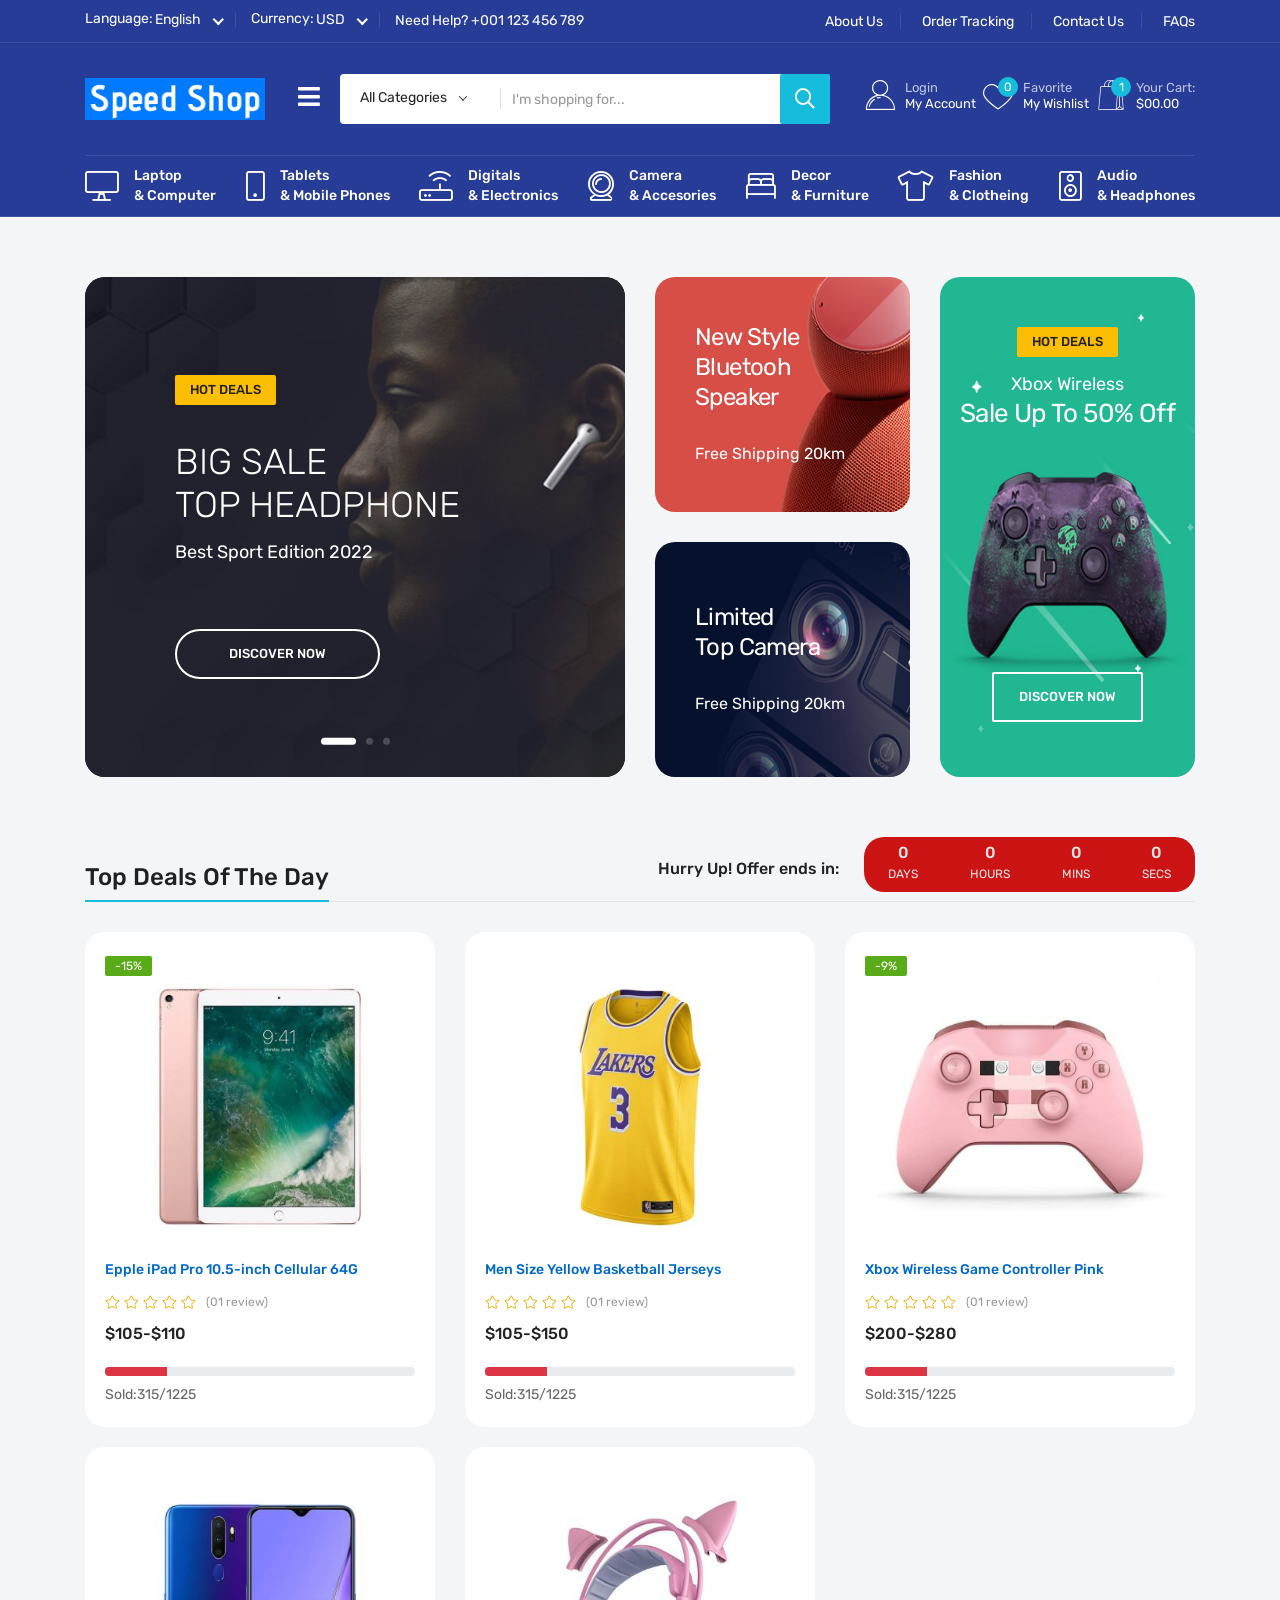
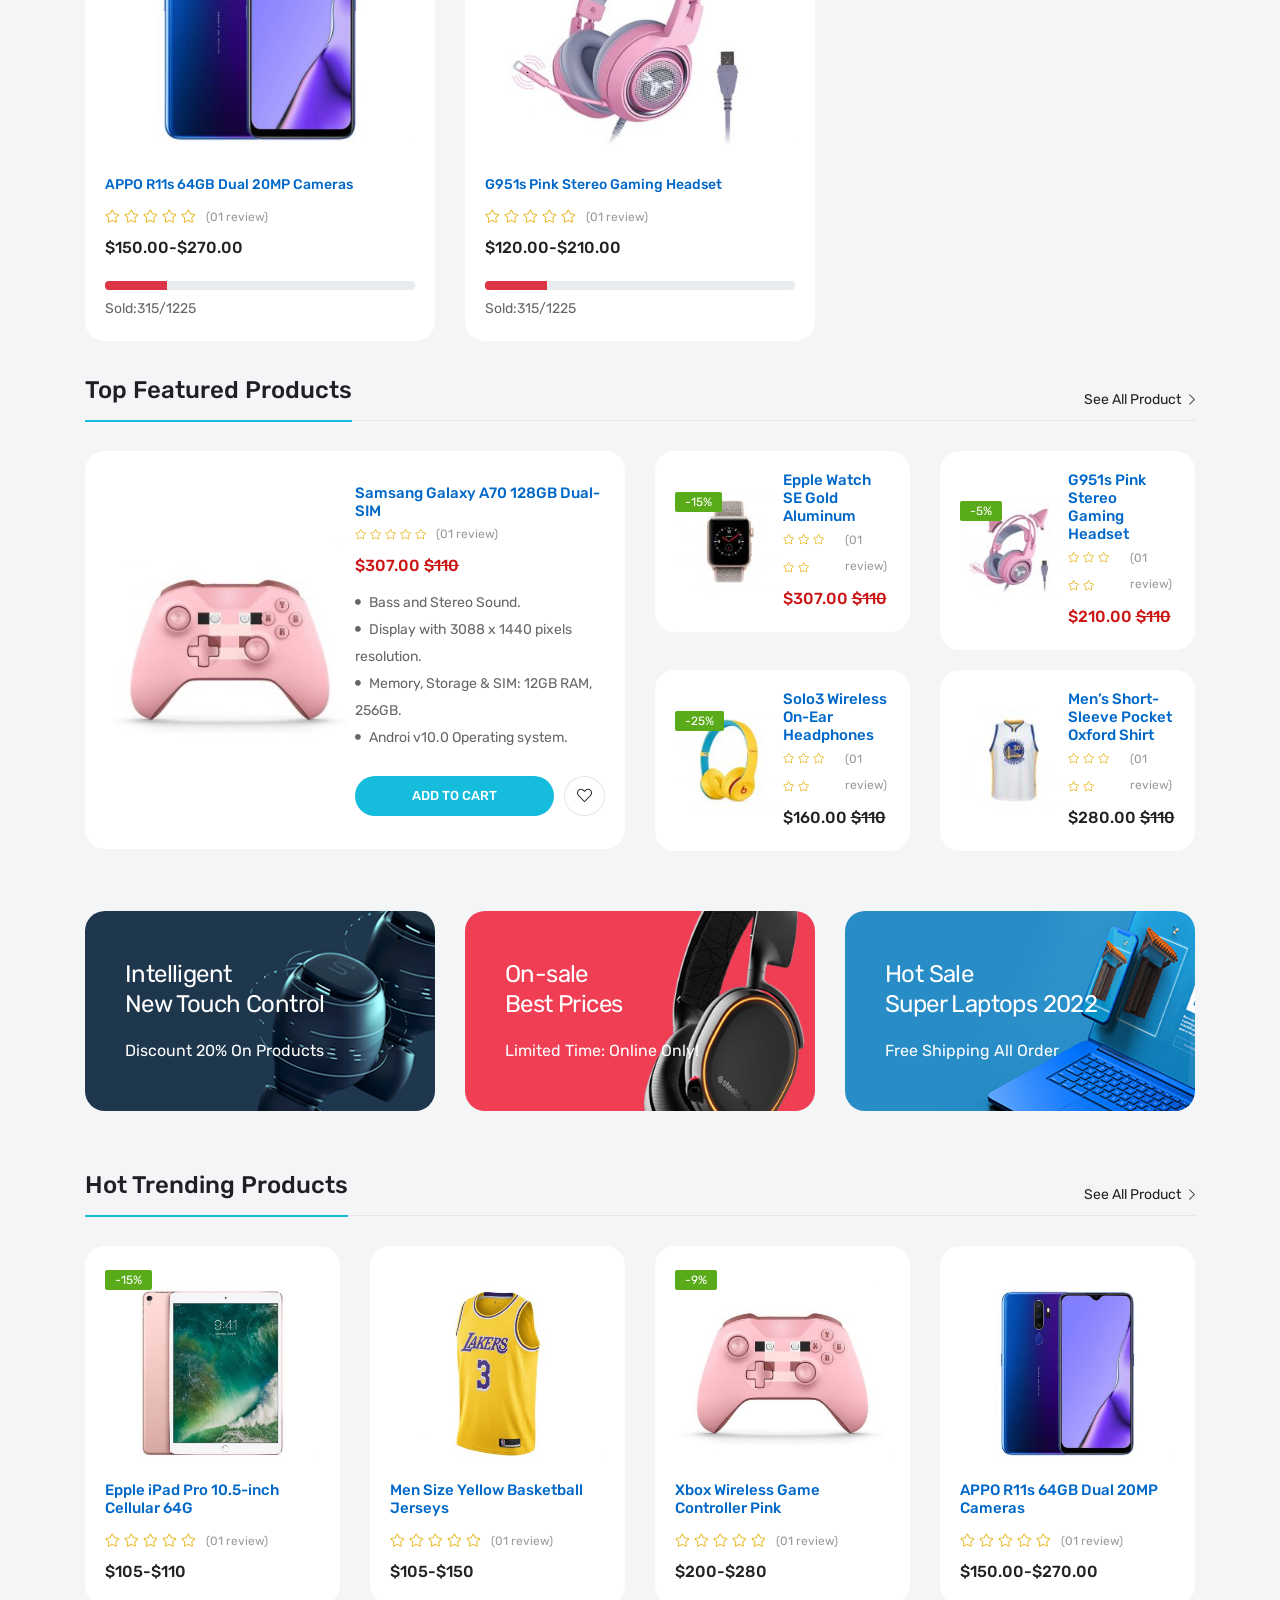
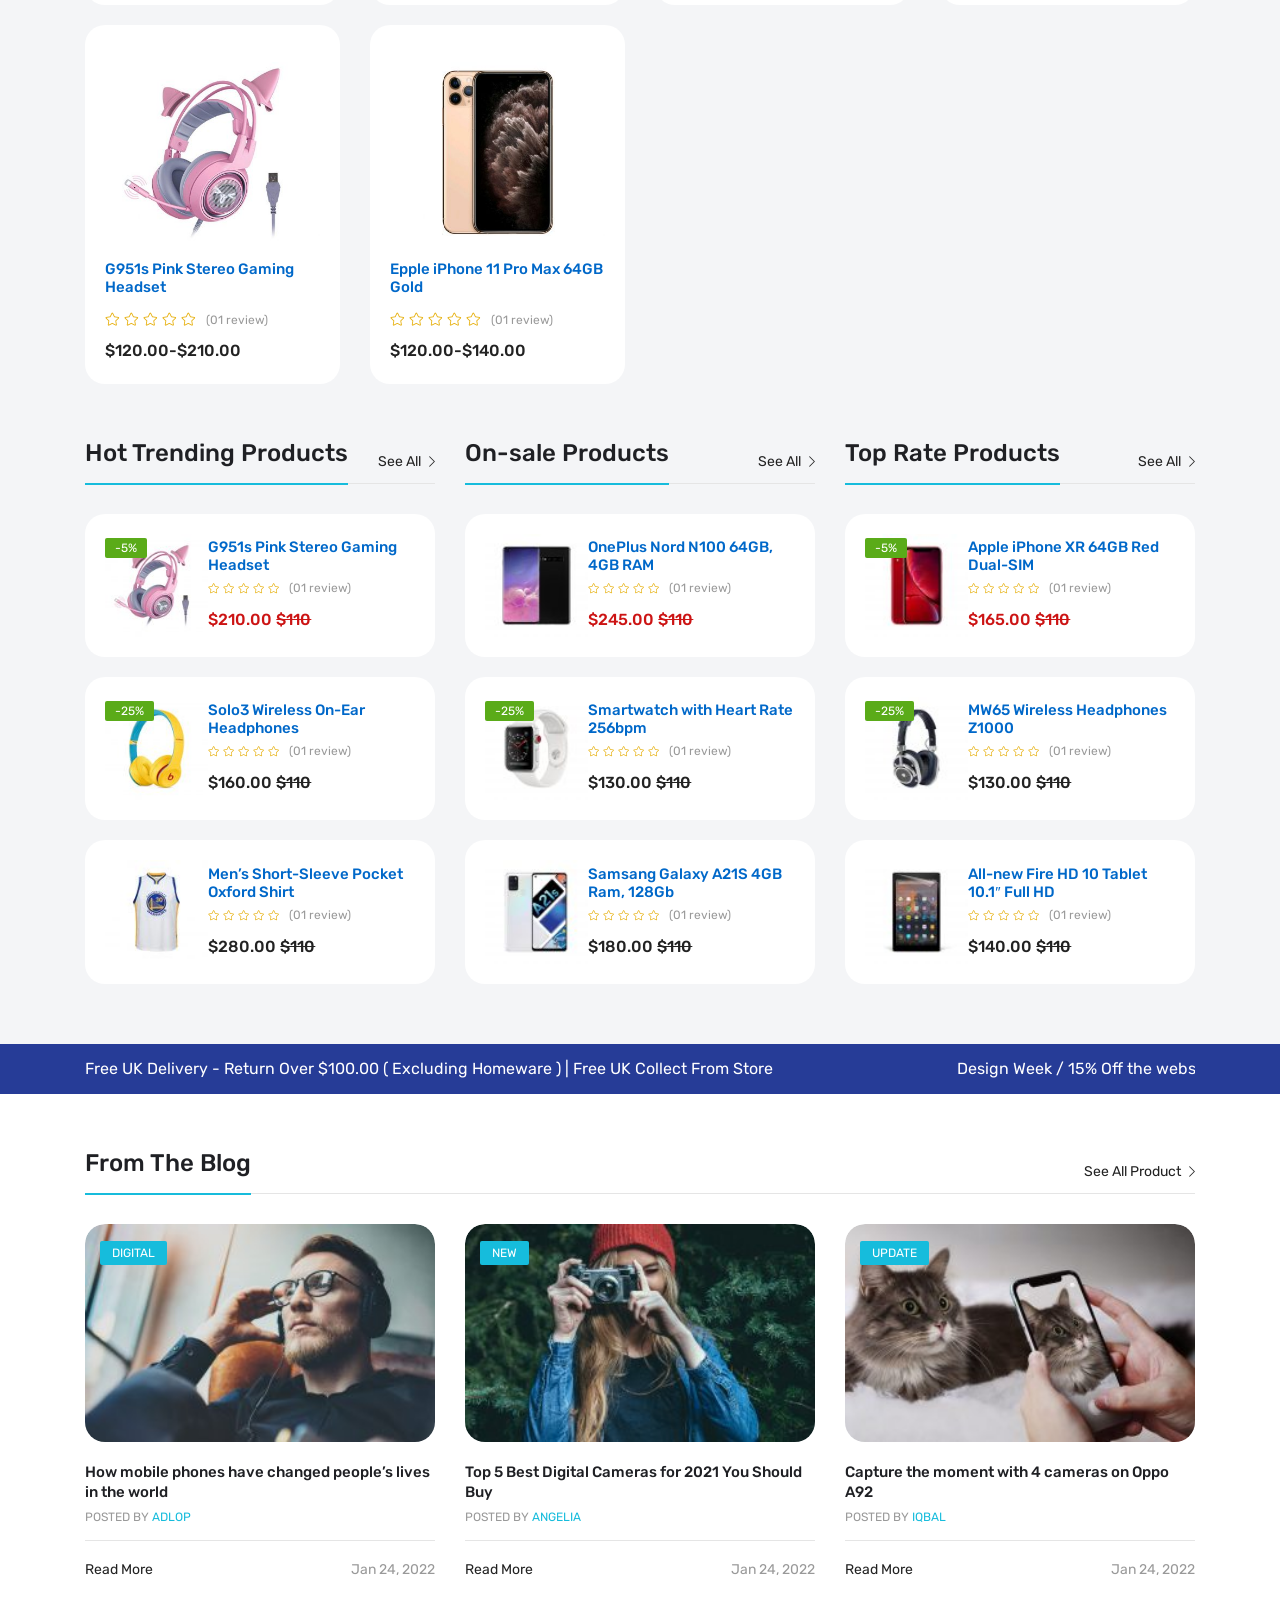
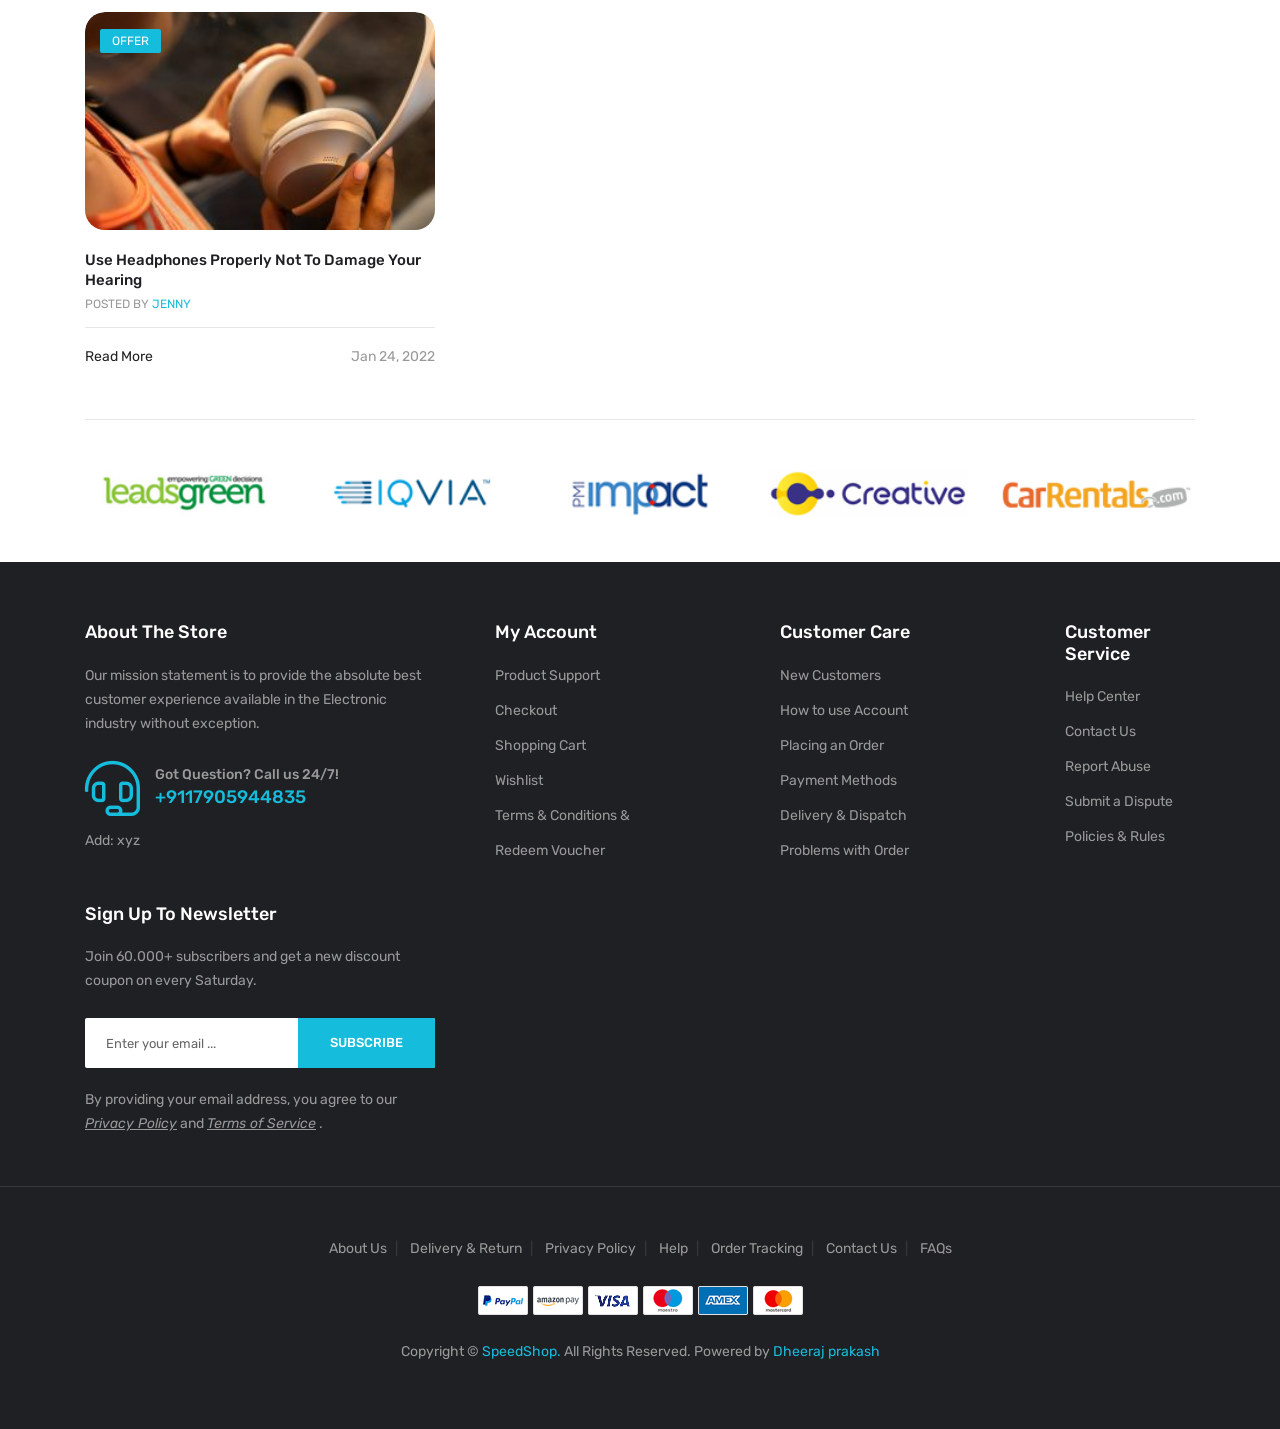
<file: index-3.html>
<!doctype html>
<html class="no-js" lang="zxx">
   
<head>
      <meta charset="utf-8">
      <meta http-equiv="x-ua-compatible" content="ie=edge">
      <title>Speed Shop </title>
      <meta name="description" content="">
      <meta name="viewport" content="width=device-width, initial-scale=1">
      <!-- Place favicon.ico in the root directory -->
      <link rel="shortcut icon" type="image/x-icon" href="assets/img/favicon.png">
      <!-- CSS here -->
      <link rel="stylesheet" href="assets/css/preloader.css">
      <link rel="stylesheet" href="assets/css/bootstrap.css">
      <link rel="stylesheet" href="assets/css/meanmenu.css">
      <link rel="stylesheet" href="assets/css/animate.css">
      <link rel="stylesheet" href="assets/css/owl-carousel.css">
      <link rel="stylesheet" href="assets/css/swiper-bundle.css">
      <link rel="stylesheet" href="assets/css/backtotop.css">
      <link rel="stylesheet" href="assets/css/magnific-popup.css">
      <link rel="stylesheet" href="assets/css/nice-select.css">
      <link rel="stylesheet" href="assets/flaticon/flaticon.css">
      <link rel="stylesheet" href="assets/css/font-awesome-pro.css">
      <link rel="stylesheet" href="assets/css/default.css">
      <link rel="stylesheet" href="assets/css/style.css">
   </head>
   <body>
      <!--[if lte IE 9]>
      <p class="browserupgrade">You are using an <strong>outdated</strong> browser. Please <a href="https://browsehappy.com/">upgrade your browser</a> to improve your experience and security.</p>
      <![endif]-->


    <!-- preloader start -->
    <div id="loading">
        <div id="loading-center">
            <div id="loading-center-absolute">
                <svg viewBox="0 0 58 58" id="mustard" class="product">
                <g>
                <path style="fill:#ED7161;" d="M39.869,58H18.131C16.954,58,16,57.046,16,55.869V12.621C16,11.726,16.726,11,17.621,11h22.757
                    C41.274,11,42,11.726,42,12.621v43.248C42,57.046,41.046,58,39.869,58z" />
                <polygon style="fill:#D13834;" points="35,11 23,11 27.615,0 30.385,0 	" />
                <rect x="16" y="16" style="fill:#D75A4A;" width="26" height="2" />
                <rect x="20" y="11" style="fill:#D75A4A;" width="2" height="6" />
                <rect x="25" y="11" style="fill:#D75A4A;" width="2" height="6" />
                <rect x="30" y="11" style="fill:#D75A4A;" width="2" height="6" />
                <rect x="36" y="11" style="fill:#D75A4A;" width="2" height="6" />
                <circle style="fill:#D13834;" cx="29" cy="36" r="10" />
                </g>
                </svg>
                <svg viewBox="0 0 49.818 49.818" id="meat" class="product">
                    <g>
                    <path style="fill:#994530;" d="M0.953,38.891c0,0,3.184,6.921,11.405,9.64c1.827,0.604,3.751,0.751,5.667,0.922
                        c7.866,0.703,26.714-0.971,31.066-18.976c1.367-5.656,0.76-11.612-1.429-17.003C44.51,5.711,37.447-4.233,22.831,2.427
                        c-8.328,3.795-7.696,10.279-5.913,14.787c2.157,5.456-2.243,11.081-8.06,10.316C1.669,26.584-1.825,30.904,0.953,38.891z" />
                    <g>
                        <path style="fill:#D75A4A;" d="M4.69,37.18c0.402,0.785,3.058,5.552,9.111,7.554c1.335,0.441,2.863,0.577,4.482,0.72l0.282,0.025
                            c0.818,0.073,1.698,0.11,2.617,0.11c18.18,0,22.854-11.218,24.02-16.041c1.134-4.693,0.706-9.703-1.235-14.488
                            C41.049,7.874,36.856,4.229,31.506,4.229c-2.21,0-4.683,0.615-7.349,1.83c-2.992,1.364-6.676,3.921-4.13,10.36
                            c1.284,3.25,0.912,6.746-1.023,9.591c-2.17,3.191-6.002,4.901-9.895,4.39c-0.493-0.065-0.966-0.099-1.404-0.099
                            c-1.077,0-2.502,0.198-3.173,1.143C3.765,32.524,3.823,34.609,4.69,37.18z" />
                        <path style="fill:#C64940;" d="M21.184,46.589c-0.948,0-1.858-0.038-2.706-0.114l-0.283-0.025
                            c-1.674-0.147-3.257-0.287-4.706-0.767c-6.376-2.108-9.188-7.073-9.688-8.047l-0.058-0.137c-0.984-2.917-0.993-5.273-0.026-6.635
                            c0.912-1.285,2.89-1.807,5.524-1.456c3.537,0.466,6.959-1.054,8.936-3.961c1.746-2.565,2.082-5.723,0.921-8.661
                            c-3.189-8.065,2.707-10.754,4.645-11.638c9.68-4.407,16.81-1.155,21.152,9.535c2.021,4.981,2.464,10.202,1.28,15.099
                            C44.953,34.836,40.073,46.589,21.184,46.589z M5.613,36.787c0.401,0.758,2.936,5.155,8.503,6.997
                            c1.229,0.406,2.699,0.536,4.256,0.673l0.284,0.025c0.788,0.07,1.639,0.106,2.527,0.106c17.469,0,21.938-10.683,23.048-15.276
                            c1.084-4.487,0.672-9.286-1.19-13.877C40.29,8.663,36.409,5.229,31.506,5.229c-2.067,0-4.4,0.585-6.934,1.74
                            c-3.02,1.376-5.81,3.532-3.615,9.083c1.408,3.563,0.998,7.398-1.126,10.521c-2.404,3.534-6.563,5.386-10.852,4.818
                            c-1.793-0.236-3.197,0.019-3.632,0.632C4.912,32.636,4.756,34.207,5.613,36.787z" />
                    </g>
                    <g>
                        <circle style="fill:#E6E6E6;" cx="32.455" cy="12.779" r="4" />
                        <path style="fill:#7A3726;" d="M32.455,17.779c-2.757,0-5-2.243-5-5s2.243-5,5-5s5,2.243,5,5S35.212,17.779,32.455,17.779z
                            M32.455,9.779c-1.654,0-3,1.346-3,3s1.346,3,3,3s3-1.346,3-3S34.109,9.779,32.455,9.779z" />
                    </g>
                    <path style="fill:#C64940;" d="M25.617,45.684l-1.941-0.479c0.435-1.761-1.063-3.216-3.446-4.859
                        c-2.875-1.984-4.817-5.117-5.327-8.595c-0.186-1.266-0.425-2.285-0.428-2.295l1.922-0.548c0.01,0.028,1.09,3.104,3.978,4.314
                        c2.094,0.877,4.667,0.598,7.648-0.832c11.578-5.554,17.102-2.646,17.332-2.52l-0.967,1.752c-0.04-0.021-4.97-2.48-15.5,2.57
                        c-3.53,1.694-6.662,1.984-9.312,0.863c-0.801-0.339-1.49-0.779-2.078-1.265c0.769,1.974,2.11,3.695,3.867,4.907
                        C23.149,39.931,26.472,42.222,25.617,45.684z" />
                    <path style="fill:#C64940;" d="M27.074,27.586c-5.37,0-7.605-3.694-7.633-3.74l1.727-1.01l-0.863,0.505l0.859-0.511
                        c0.108,0.179,2.714,4.335,9.738,2.105c1.54-0.794,12.038-6.002,15.619-2.289l-1.439,1.389c-1.979-2.052-9.229,0.576-13.332,2.714
                        l-0.154,0.064C29.892,27.364,28.389,27.586,27.074,27.586z" />
                    </g>
                </svg>
                <svg viewBox="0 0 49 49" id="soda" class="product">
                    <g>
                    <path style="fill:#E22F37;" d="M9.5,27V5.918c0-1.362,0.829-2.587,2.094-3.093l0,0C12.642,2.406,13.5,1.14,13.5,0.011L13.5,0v0
                        l11,0l11,0v0v0.011c0,1.129,0.858,2.395,1.906,2.814l0,0c1.265,0.506,2.094,1.73,2.094,3.093V27v-5v21.082
                        c0,1.362-0.829,2.587-2.094,3.093h0c-1.048,0.419-1.906,1.686-1.906,2.814V49l0,0h-11h-11l0,0l0-0.011
                        c0-1.129-0.858-2.395-1.906-2.814h0c-1.265-0.506-2.094-1.73-2.094-3.093V22" />
                    <path style="fill:#F75B57;" d="M18.5,7h-5c-0.553,0-1-0.447-1-1s0.447-1,1-1h5c0.553,0,1,0.447,1,1S19.053,7,18.5,7z" />
                    <path style="fill:#F75B57;" d="M35.5,7h-13c-0.553,0-1-0.447-1-1s0.447-1,1-1h13c0.553,0,1,0.447,1,1S36.053,7,35.5,7z" />
                    <path style="fill:#994530;" d="M18.5,45h-5c-0.553,0-1-0.447-1-1s0.447-1,1-1h5c0.553,0,1,0.447,1,1S19.053,45,18.5,45z" />
                    <path style="fill:#994530;" d="M35.5,45h-13c-0.553,0-1-0.447-1-1s0.447-1,1-1h13c0.553,0,1,0.447,1,1S36.053,45,35.5,45z" />
                    <polygon style="fill:#E6E6E6;" points="39.5,32 9.5,42 9.5,20 39.5,10 	" />
                    <polygon style="fill:#F9D70B;" points="39.5,28 9.5,38 9.5,24 39.5,14 	" />
                    </g>
                </svg>
                <div class="cart-container">
                    <svg viewBox="0 0 512 512" id="cart">
                    <circle cx="376.8" cy="440" r="55" />
                    <circle cx="192" cy="440" r="55" />
                    <polygon points="128,0 0.8,0 0.8,32 104.8,32 136.8,124.8 170.4,124.8 " />
                    <polygon style="fill:#ED7161;" points="250.4,49.6 224,124.8 411.2,124.8 " />
                    <polygon style="fill:#ee5a46;" points="411.2,124.8 224,124.8 170.4,124.8 136.8,124.8 68,124.8 141.6,361.6 427.2,361.6 
                    511.2,124.8 " />
                    <g>
                        <rect x="166.4" y="185.6" style="fill:#FFFFFF;" width="255.2" height="16" />
                        <rect x="166.4" y="237.6" style="fill:#FFFFFF;" width="166.4" height="16" />
                    </g>
                    </svg>
                </div>
            </div>
        </div>
    </div>
    <!-- preloader end -->

      <!-- back to top start -->
      <div class="progress-wrap">
         <svg class="progress-circle svg-content" width="100%" height="100%" viewBox="-1 -1 102 102">
            <path d="M50,1 a49,49 0 0,1 0,98 a49,49 0 0,1 0,-98" />
         </svg>
      </div>
      <!-- back to top end -->
      
    <!-- header-start -->
     <header class="header d-blue-bg">
        <div class="header-top">
            <div class="container 0">
                <div class="header-inner">
                    <div class="row align-items-center">
                        <div class="col-xl-6 col-lg-7">
                            <div class="header-inner-start">
                                <div class="header__currency border-right">
                                    <div class="s-name">
                                        <span>Language: </span>
                                    </div>
                                    <select>
                                        <option>English</option>
                                        <option>Deutsch</option>
                                        <option>Français</option>
                                        <option>Espanol</option>
                                    </select>
                                </div>
                                <div class="header__lang border-right">
                                    <div class="s-name">
                                        <span>Currency: </span>
                                    </div>
                                    <select>
                                        <option> USD</option>
                                        <option>EUR</option>
                                        <option>INR</option>
                                        <option>BDT</option>
                                        <option>BGD</option>
                                    </select>
                                </div>
                                <div class="support d-none d-sm-block">
                                    <p>Need Help? <a href="tel:+001123456789">+001 123 456 789</a></p>
                                </div>
                            </div>
                        </div>
                        <div class="col-xl-6 col-lg-5 d-none d-lg-block">
                            <div class="header-inner-end text-md-end">
                                <div class="ovic-menu-wrapper ovic-menu-wrapper-2">
                                    <ul>
                                        <li><a href="about.html">About Us</a></li>
                                        <li><a href="contact.html">Order Tracking</a></li>
                                        <li><a href="contact.html">Contact Us</a></li>
                                        <li><a href="faq.html">FAQs</a></li>
                                    </ul>
                                </div>
                            </div>
                        </div>
                    </div>
                </div>
            </div>
        </div>
        <div class="header-mid">
            <div class="container">
                <div class="heade-mid-inner">
                    <div class="row align-items-center">
                        <div class="col-xl-3 col-lg-3 col-md-4 col-sm-4">
                            <div class="header__info header__info-2">
                                <div class="logo logo-3">
                                    <a href="index.html" class="logo-image"><img src="assets/img/logo/logo1.png" alt="logo"></a>
                                </div>
                                <div class="side-menu mr-20">
                                    <button type="button" class="side-menu-btn offcanvas-toggle-btn"><i class="fas fa-bars"></i></button>
                                  </div>
                            </div>
                        </div>
                        <div class="col-xl-5 col-lg-4 d-none d-lg-block">
                            <div class="header__search">
                                <form action="#">
                                    <div class="header__search-box">
                                        <input class="search-input search-input-2" type="text" placeholder="I'm shopping for...">
                                        <button class="button button-2 button-3" type="submit"><i class="far fa-search"></i></button>
                                    </div>
                                    <div class="header__search-cat">
                                        <select>
                                            <option>All Categories</option>
                                            <option>Best Seller Products</option>
                                            <option>Top 10 Offers</option>
                                            <option>New Arrivals</option>
                                            <option>Phones &amp; Tablets</option>
                                            <option>Electronics &amp; Digital</option>
                                            <option>Fashion &amp; Clothings</option>
                                            <option>Jewelry &amp; Watches</option>
                                            <option>Health &amp; Beauty</option>
                                            <option>Sound &amp; Speakers</option>
                                            <option>TV &amp; Audio</option>
                                            <option>Computers</option>
                                        </select>
                                    </div>
                                </form>
                            </div>
                        </div>
                        <div class="col-xl-4 col-lg-5 col-md-8 col-sm-8">
                            <div class="header-action">
                                <div class="block-userlink">
                                    <a class="icon-link icon-link-2" href="my-account.html">
                                    <i class="flaticon-user"></i>
                                    <span class="text">
                                    <span class="sub">Login </span>
                                    My Account </span>
                                    </a>
                                </div>
                                <div class="block-wishlist action">
                                    <a class="icon-link icon-link-2" href="wishlist.html">
                                    <i class="flaticon-heart"></i>
                                    <span class="count count-2">0</span>
                                    <span class="text">
                                    <span class="sub">Favorite</span>
                                    My Wishlist </span>
                                    </a>
                                </div>
                                <div class="block-cart action">
                                    <a class="icon-link icon-link-2" href="cart.html">
                                    <i class="flaticon-shopping-bag"></i>
                                    <span class="count count-2">1</span>
                                    <span class="text">
                                    <span class="sub">Your Cart:</span>
                                    $00.00 </span>
                                    </a>
                                    <div class="cart">
                                        <div class="cart__mini">
                                            <ul>
                                                <li>
                                                  <div class="cart__title">
                                                    <h4>Your Cart</h4>
                                                    <span>(1 Item in Cart)</span>
                                                  </div>
                                                </li>
                                                <li>
                                                  <div class="cart__item d-flex justify-content-between align-items-center">
                                                    <div class="cart__inner d-flex">
                                                      <div class="cart__thumb">
                                                        <a href="product-details.html">
                                                          <img src="assets/img/cart/20.jpg" alt="">
                                                        </a>
                                                      </div>
                                                      <div class="cart__details">
                                                        <h6><a href="product-details.html"> Samsung C49J89: £875, Debenhams Plus  </a></h6>
                                                        <div class="cart__price">
                                                          <span>$255.00</span>
                                                        </div>
                                                      </div>
                                                    </div>
                                                    <div class="cart__del">
                                                        <a href="#"><i class="fal fa-times"></i></a>
                                                    </div>
                                                  </div>
                                                </li>
                                                <li>
                                                  <div class="cart__sub d-flex justify-content-between align-items-center">
                                                    <h6>Subtotal</h6>
                                                    <span class="cart__sub-total">$255.00</span>
                                                  </div>
                                                </li>
                                                <li>
                                                    <a href="cart.html" class="wc-cart mb-10">View cart</a>
                                                    <a href="checkout.html" class="wc-checkout">Checkout</a>
                                                </li>
                                            </ul>
                                        </div>
                                    </div>
                                </div>
                            </div>
                        </div>
                    </div>
                </div>
            </div>
        </div>
        <div class="header__bottom d-none d-lg-block">
            <div class="container">
                <div class="box-items-inner pt-10 pb-10">
                    <div class="box-item">
                        <a href="shop.html">
                            <i class="fal fa-desktop"></i>
                        Laptop <br> & Computer
                        </a>
                    </div>
                    <div class="box-item">
                        <a href="shop.html">
                            <i class="fal fa-mobile"></i>
                        Tablets <br> & Mobile Phones
                        </a>
                    </div>
                    <div class="box-item">
                        <a href="shop.html">
                            <i class="fal fa-router"></i>
                        Digitals <br> & Electronics
                        </a>
                    </div>
                    <div class="box-item">
                        <a href="shop.html">
                            <i class="fal fa-webcam"></i>
                        Camera <br> & Accesories
                        </a>
                    </div>
                    <div class="box-item">
                        <a href="shop.html">
                            <i class="fal fa-bed-alt"></i>
                        Decor <br> & Furniture
                        </a>
                    </div>
                    <div class="box-item">
                        <a href="shop.html">
                            <i class="fal fa-tshirt"></i>
                        Fashion <br> & Clotheing
                        </a>
                    </div>
                    <div class="box-item d-lg-none">
                        <a href="shop.html">
                            <i class="fal fa-hat-chef"></i>
                        Garden <br> & Home Kitchen
                        </a>
                    </div>
                    <div class="box-item d-lg-none d-xl-block">
                        <a href="shop.html">
                            <i class="fal fa-speaker"></i>
                        Audio <br> & Headphones
                        </a>
                    </div>
                </div>
            </div> 
        </div>
     </header>
     <!-- header-end -->

    <!-- //side-menu -->
    <div class="main-menu">
        <nav id="mobile-menu-2">
            <ul>
                <li>
                    <a href="index.html" class="active">Home <i class="far fa-angle-down"></i></a>
                    <ul class="megamenu-1">
                        <li><a href="index.html">Home Pages</a>
                            <ul class="mega-item">
                                <li><a href="index.html">Home One</a></li>
                                <li><a href="index-2.html">Home Two</a></li>
                                <li><a href="index-3.html" class="active">Home Three</a></li>
                                <li><a href="product-details.html">Shop 3 Column</a></li>
                                <li><a href="product-details.html">Shop 4 Column</a></li>
                            </ul>
                        </li>
                        <li><a href="shop.html">Product Pages</a>
                            <ul class="mega-item">
                                <li><a href="product-details.html">Product Details</a></li>
                                <li><a href="product-details.html">Product V2</a></li>
                                <li><a href="product-details.html">Product V3</a></li>
                                <li><a href="product-details.html">Varriable Product</a></li>
                                <li><a href="product-details.html">External Product</a></li>
                            </ul>
                        </li>
                        <li><a href="shop.html">Other Pages</a>
                            <ul class="mega-item">
                                <li><a href="product-details.html">wishlist</a></li>
                                <li><a href="product-details.html">Shopping Cart</a></li>
                                <li><a href="product-details.html">Checkout</a></li>
                                <li><a href="product-details.html">Login</a></li>
                                <li><a href="product-details.html">Register</a></li>
                            </ul>
                        </li>
                        <li><a href="shop.html">Phone &amp; Tablets</a>
                            <ul class="mega-item">
                                <li><a href="product-details.html">Catagory 1</a></li>
                                <li><a href="product-details.html">Catagory 2</a></li>
                                <li><a href="product-details.html">Catagory 3</a></li>
                                <li><a href="product-details.html">Catagory 4</a></li>
                            </ul>
                        </li>
                        <li><a href="shop.html">Phone &amp; Tablets</a>
                            <ul class="mega-item">
                                <li><a href="product-details.html">Catagory 1</a></li>
                                <li><a href="product-details.html">Catagory 2</a></li>
                                <li><a href="product-details.html">Catagory 3</a></li>
                                <li><a href="product-details.html">Catagory 4</a></li>
                            </ul>
                        </li>
                    </ul>
                </li>
                <li><a href="about.html">About Us</a></li>
                <li><a href="shop.html">Shop <i class="far fa-angle-down"></i></a>
                    <ul class="submenu">
                        <li><a href="shop.html">shop</a></li>
                        <li><a href="shop-details.html">Shop Details</a></li>
                    </ul>
                </li>
                <li><a href="blog.html">Blog <i class="far fa-angle-down"></i></a>
                    <ul class="submenu">
                        <li><a href="blog.html">Blog</a></li>
                        <li><a href="blog-details.html">Blog Details</a></li>
                    </ul>
                </li>
                <li>
                    <a href="about.html">Pages <i class="far fa-angle-down"></i></a>
                    <ul class="submenu">
                        <li><a href="my-account.html">My Account</a></li>
                        <li><a href="product-details.html">Product Details</a></li>
                        <li><a href="faq.html">FAQs pages</a></li>
                        <li><a href="cart.html">Cart</a></li>
                        <li><a href="wishlist.html">Wishlist</a></li>
                        <li><a href="checkout.html">Checkout</a></li>
                        <li><a href="contact.html">Contact Us</a></li>
                        <li><a href="404.html">404 Error</a></li>
                    </ul>
                </li>
            </ul>
        </nav>
    </div>

    <!-- offcanvas area start -->
    <div class="offcanvas__area">
        <div class="offcanvas__wrapper">
        <div class="offcanvas__close">
            <button class="offcanvas__close-btn" id="offcanvas__close-btn">
                <i class="fal fa-times"></i>
            </button>
        </div>
        <div class="offcanvas__content">
            <div class="offcanvas__logo mb-40">
                <a href="index.html">
                <img src="assets/img/logo/logo-white.png" alt="logo">
                </a>
            </div>
            <div class="offcanvas__search mb-25">
                <form action="#">
                    <input type="text" placeholder="What are you searching for?">
                    <button type="submit" ><i class="far fa-search"></i></button>
                </form>
            </div>
            <div class="sidebar__img mb-20">
                <div class="row gx-2">
                   <div class="col-4">
                      <div class="sidebar__single-img hover-effect w-img mb-10">
                         <a class="popup-image" href="assets/img/gallery/gal-1.jpg">
                            <img src="assets/img/gallery/gal-1.jpg" alt="">
                         </a>
                      </div>
                   </div>
                   <div class="col-4">
                      <div class="sidebar__single-img hover-effect w-img mb-10">
                         <a class="popup-image" href="assets/img/gallery/gal-2.jpg">
                            <img src="assets/img/gallery/gal-2.jpg" alt="">
                         </a>
                      </div>
                   </div>
                   <div class="col-4">
                      <div class="sidebar__single-img hover-effect w-img mb-10">
                         <a class="popup-image" href="assets/img/gallery/gal-3.jpg">
                            <img src="assets/img/gallery/gal-3.jpg" alt="">
                         </a>
                      </div>
                   </div>
                   <div class="col-4">
                      <div class="sidebar__single-img hover-effect w-img mb-10">
                         <a class="popup-image" href="assets/img/gallery/gal-4.jpg">
                            <img src="assets/img/gallery/gal-4.jpg" alt="">
                         </a>
                      </div>
                   </div>
                   <div class="col-4">
                      <div class="sidebar__single-img hover-effect w-img mb-10">
                         <a class="popup-image" href="assets/img/gallery/gal-5.jpg">
                            <img src="assets/img/gallery/gal-5.jpg" alt="">
                         </a>
                      </div>
                   </div>
                   <div class="col-4">
                      <div class="sidebar__single-img hover-effect w-img mb-10">
                         <a class="popup-image" href="assets/img/gallery/gal-6.jpg">
                            <img src="assets/img/gallery/gal-6.jpg" alt="">
                         </a>
                      </div>
                   </div>
                </div>
             </div>
            <div class="mobile-menu-2"></div>
            <div class="offcanvas__action">
            </div>
        </div>
        </div>
    </div>
    <!-- offcanvas area end -->      
    <div class="body-overlay"></div>
    <!-- offcanvas area end -->

    <main>

        <!-- slider-area-start -->
        <div class="slider-area light-bg-s pt-60">
            <div class="container 0">
                <div class="row">
                    <div class="col-xl-6">
                        <div class="swiper-container slider__active pb-30">
                            <div class="slider-wrapper swiper-wrapper">
                                <div class="single-slider swiper-slide b-radius-2 slider-height-3 d-flex align-items-center" data-background="assets/img/slider/03-slide-1.jpg">
                                    <div class="slider-content slider-content-2">
                                        <div class="slider-top-btn mb-20" data-animation="fadeInLeft" data-delay="1.5s" style="animation-delay: 1.5s;">
                                            <a href="shop.html" class="st-btn b-radius">HOT DEALS</a>
                                        </div>
                                        <h2 data-animation="fadeInLeft" data-delay="1.7s" class="pt-15 slider-title pb-5">BIG SALE <br> TOP HEADPHONE</h2>
                                        <p class="pr-20 slider_text" data-animation="fadeInLeft" data-delay="1.9s">Best Sport Edition 2022</p>
                                        <div class="slider-bottom-btn mt-65">
                                            <a data-animation="fadeInUp" data-delay="1.15s" href="shop.html" class="st-btn-border b-radius-2">Discover now</a>
                                        </div>
                                    </div>
                                </div><!-- /single-slider -->
                                <div class="single-slider swiper-slide b-radius-2 slider-height-3 d-flex align-items-center" data-background="assets/img/slider/03-slide-2.jpg">
                                    <div class="slider-content slider-content-2">
                                        <div class="slider-top-btn mb-20" data-animation="fadeInLeft" data-delay="1.5s" style="animation-delay: 1.5s;">
                                            <a href="shop.html" class="st-btn b-radius">HOT DEALS</a>
                                        </div>
                                        <h2 data-animation="fadeInLeft" data-delay="1.5s" class="pt-15 slider-title pb-5">GEAR 360<br> WiRELESS LARBUDS</h2>
                                        <p class="pr-20 slider_text" data-animation="fadeInLeft" data-delay="1.7s">Top Quality Earbuds & Accessories</p>
                                        <div class="slider-bottom-btn mt-65">
                                            <a data-animation="fadeInUp" data-delay="1.9s" href="shop.html" class="st-btn-border b-radius-2">Discover now</a>
                                        </div>
                                    </div>
                                </div><!-- /single-slider -->
                                <div class="single-slider b-radius-2 swiper-slide slider-height-3 d-flex align-items-center" data-background="assets/img/slider/03-slide-3.jpg">
                                    <div class="slider-content slider-content-2">
                                        <div class="slider-top-btn mb-20" data-animation="fadeInLeft" data-delay="1.5s" style="animation-delay: 1.5s;">
                                            <a href="shop.html" class="st-btn b-radius">HOT DEALS</a>
                                        </div>
                                        <h2 data-animation="fadeInLeft" data-delay="1.5s" class="pt-15 slider-title pb-5">LIMITED<br> 
                                        WEEK DEALS</h2>
                                        <p class="pr-20 slider_text" data-animation="fadeInLeft" data-delay="1.8s">Discount 20% On Products
                                        </p>
                                        <div class="slider-bottom-btn mt-65">
                                            <a data-animation="fadeInUp" data-delay="1.10s" href="shop.html" class="st-btn-border b-radius-2">Discover now</a>
                                        </div>
                                    </div>
                                </div><!-- /single-slider -->
                                <div class="main-slider-paginations"></div>
                            </div>
                        </div>
                    </div>
                    <div class="col-xl-6">
                        <div class="row">    
                            <div class="col-xl-6 col-lg-6">
                                <div class="row">
                                    <div class="col-xl-12 col-lg-12 col-sm-6">
                                        <div class="banner__item p-relative w-img mb-30">
                                            <div class="banner__img banner__img-2 b-radius-2">
                                                <a href="product-details.html"><img src="assets/img/banner/banner-17.jpg" alt=""></a>
                                            </div>
                                            <div class="banner__content">
                                                <h6><a href="product-details.html">New Style <br> Bluetooh Speaker</a></h6>
                                                <p class="banner-p mt-30">Free Shipping 20km</p>
                                            </div>
                                        </div>
                                    </div>
                                    <div class="col-xl-12 col-lg-12 col-sm-6">
                                        <div class="banner__item p-relative w-img mb-30">
                                            <div class="banner__img banner__img-2 b-radius-2">
                                                <a href="product-details.html"><img src="assets/img/banner/banner-18.jpg" alt=""></a>
                                            </div>
                                            <div class="banner__content">
                                                <h6><a href="product-details.html">Limited <br> Top Camera</a></h6>
                                                <p class="banner-p mt-30">Free Shipping 20km</p>
                                            </div>
                                        </div>
                                    </div>
                                </div>
                            </div>
                            <div class="col-xl-6 col-lg-6">
                                <div class="banner__item p-relative w-img mb-30">
                                    <div class="banner__img banner__img-3  b-radius-2">
                                        <a href="product-details.html"><img src="assets/img/banner/banner-19.jpg" alt=""></a>
                                    </div>
                                    <div class="banner__content banner__content-3">
                                        <div class="banner-df-btn mb-15">
                                            <a href="#" class="st-btn b-radius">HOT DEALS</a>
                                        </div>
                                        <p>Xbox Wireless</p>
                                        <h6 class="df-title"><a href="product-details.html">Sale Up To 50% Off</a></h6>
                                        <div class="bottom-btn">
                                            <a href="shop.html" class="st-btn-border-2 b-radius">Discover now</a>
                                        </div>
                                    </div>
                                </div>
                            </div>
                        </div>
                    </div>
                </div>
            </div>
        </div>
        <!-- slider-area-end -->

        <!-- top-dels-start -->
        <section class="top-dels light-bg-s pt-30">
            <div class="container">
                <div class="row">
                    <div class="col-xl-12">
                        <div class="section__head d-flex justify-content-between mb-30">
                            <div class="section__title section__title-2">
                                <h5 class="st-titile-d st-titile-d-2">Top Deals Of The Day</h5>
                            </div>
                            <div class="offer-time">
                                <span class="offer-title d-none d-sm-block">Hurry Up! Offer ends in:</span>
                                <div class="countdown">
                                    <div class="countdown-inner b-radius-2" data-countdown="" data-date="Mar 02 2022 20:20:22">
                                        <ul class="text-center">
                                            <li><span data-days="">30</span> Days</li>
                                            <li><span data-hours="">9</span> Hours</li>
                                            <li><span data-minutes="">37</span> Mins</li>
                                            <li><span data-seconds="">38</span> Secs</li>
                                        </ul>
                                    </div>
                                </div>
                            </div>
                        </div>
                    </div>
                </div>
                <div class="row row-cols-xxl-5 row-cols-xl-3 row-cols-lg-3 row-cols-md-2 row-cols-sm-2 row-cols-1">
                    <div class="col">
                        <div class="product__item product__item-2 b-radius-2 mb-20">
                            <div class="product__thumb fix">
                                <div class="product-image w-img">
                                    <a href="product-details.html">
                                        <img src="assets/img/product/tp-1.jpg" alt="product">
                                    </a>
                                </div>
                                <div class="product__offer">
                                <span class="discount">-15%</span>
                                </div>
                                <div class="product-action product-action-2">
                                    <a href="#" class="icon-box icon-box-1" data-bs-toggle="modal" data-bs-target="#productModalId">
                                        <i class="fal fa-eye"></i>
                                        <i class="fal fa-eye"></i>
                                    </a>
                                    <a href="#" class="icon-box icon-box-1">
                                        <i class="fal fa-heart"></i>
                                        <i class="fal fa-heart"></i>
                                    </a>
                                    <a href="#" class="icon-box icon-box-1">
                                        <i class="fal fa-layer-group"></i>
                                        <i class="fal fa-layer-group"></i>
                                    </a>
                                </div>
                            </div>
                            <div class="product__content product__content-3">
                                <h6><a href="product-details.html">Epple iPad Pro 10.5-inch Cellular 64G</a></h6>
                                <div class="rating mb-5 mt-10">
                                    <ul>
                                        <li><a href="#"><i class="fal fa-star"></i></a></li>
                                        <li><a href="#"><i class="fal fa-star"></i></a></li>
                                        <li><a href="#"><i class="fal fa-star"></i></a></li>
                                        <li><a href="#"><i class="fal fa-star"></i></a></li>
                                        <li><a href="#"><i class="fal fa-star"></i></a></li>
                                    </ul>
                                    <span>(01 review)</span>
                                </div>
                                <div class="price mb-20">
                                    <span>$105-$110</span>
                                </div>
                                <div class="progress mb-5">
                                    <div class="progress-bar bg-danger" role="progressbar" style="width: 20%" aria-valuenow="100" aria-valuemin="0" aria-valuemax="100"></div>
                                </div>
                                <div class="progress-rate">
                                    <span>Sold:315/1225</span>
                                </div>
                            </div>
                            <div class="product__add-cart text-center">
                                <button type="button" class="cart-btn-3 product-modal-sidebar-open-btn d-flex align-items-center justify-content-center w-100">
                                Add to Cart
                                </button>
                            </div>
                        </div>
                    </div>
                    <div class="col">
                        <div class="product__item product__item-2 b-radius-2 mb-20">
                            <div class="product__thumb fix">
                                <div class="product-image w-img">
                                    <a href="product-details.html">
                                        <img src="assets/img/product/tp-2.jpg" alt="product">
                                    </a>
                                </div>
                                <div class="product-action product-action-2">
                                    <a href="#" class="icon-box icon-box-1" data-bs-toggle="modal" data-bs-target="#productModalId">
                                        <i class="fal fa-eye"></i>
                                        <i class="fal fa-eye"></i>
                                    </a>
                                    <a href="#" class="icon-box icon-box-1">
                                        <i class="fal fa-heart"></i>
                                        <i class="fal fa-heart"></i>
                                    </a>
                                    <a href="#" class="icon-box icon-box-1">
                                        <i class="fal fa-layer-group"></i>
                                        <i class="fal fa-layer-group"></i>
                                    </a>
                                </div>
                            </div>
                            <div class="product__content product__content-3">
                                <h6><a href="product-details.html">Men Size Yellow Basketball Jerseys</a></h6>
                                <div class="rating mb-5 mt-10">
                                    <ul>
                                        <li><a href="#"><i class="fal fa-star"></i></a></li>
                                        <li><a href="#"><i class="fal fa-star"></i></a></li>
                                        <li><a href="#"><i class="fal fa-star"></i></a></li>
                                        <li><a href="#"><i class="fal fa-star"></i></a></li>
                                        <li><a href="#"><i class="fal fa-star"></i></a></li>
                                    </ul>
                                    <span>(01 review)</span>
                                </div>
                                <div class="price mb-20">
                                    <span>$105-$150</span>
                                </div><div class="progress mb-5">
                                    <div class="progress-bar bg-danger" role="progressbar" style="width: 20%" aria-valuenow="100" aria-valuemin="0" aria-valuemax="100"></div>
                                </div>
                                <div class="progress-rate">
                                    <span>Sold:315/1225</span>
                                </div>
                            </div>
                            <div class="product__add-cart text-center">
                                <button type="button" class="cart-btn-3 product-modal-sidebar-open-btn d-flex align-items-center justify-content-center w-100">
                                Add to Cart
                                </button>
                            </div>
                        </div>
                    </div>
                    <div class="col">
                        <div class="product__item product__item-2 b-radius-2 mb-20">
                            <div class="product__thumb fix">
                                <div class="product-image w-img">
                                    <a href="product-details.html">
                                        <img src="assets/img/product/tp-3.jpg" alt="product">
                                    </a>
                                </div>
                                <div class="product__offer">
                                <span class="discount">-9%</span>
                                </div>
                                <div class="product-action product-action-2">
                                    <a href="#" class="icon-box icon-box-1" data-bs-toggle="modal" data-bs-target="#productModalId">
                                        <i class="fal fa-eye"></i>
                                        <i class="fal fa-eye"></i>
                                    </a>
                                    <a href="#" class="icon-box icon-box-1">
                                        <i class="fal fa-heart"></i>
                                        <i class="fal fa-heart"></i>
                                    </a>
                                    <a href="#" class="icon-box icon-box-1">
                                        <i class="fal fa-layer-group"></i>
                                        <i class="fal fa-layer-group"></i>
                                    </a>
                                </div>
                            </div>
                            <div class="product__content product__content-3">
                                <h6><a href="product-details.html">Xbox Wireless Game Controller Pink</a></h6>
                                <div class="rating mb-5 mt-10">
                                    <ul>
                                        <li><a href="#"><i class="fal fa-star"></i></a></li>
                                        <li><a href="#"><i class="fal fa-star"></i></a></li>
                                        <li><a href="#"><i class="fal fa-star"></i></a></li>
                                        <li><a href="#"><i class="fal fa-star"></i></a></li>
                                        <li><a href="#"><i class="fal fa-star"></i></a></li>
                                    </ul>
                                    <span>(01 review)</span>
                                </div>
                                <div class="price mb-20">
                                    <span>$200-$280</span>
                                </div>
                                <div class="progress mb-5">
                                    <div class="progress-bar bg-danger" role="progressbar" style="width: 20%" aria-valuenow="100" aria-valuemin="0" aria-valuemax="100"></div>
                                </div>
                                <div class="progress-rate">
                                    <span>Sold:315/1225</span>
                                </div>
                            </div>
                            <div class="product__add-cart text-center">
                                <button type="button" class="cart-btn-3 product-modal-sidebar-open-btn d-flex align-items-center justify-content-center w-100">
                                Add to Cart
                                </button>
                            </div>
                        </div>
                    </div>
                    <div class="col">
                        <div class="product__item product__item-2 b-radius-2 mb-20">
                            <div class="product__thumb fix">
                                <div class="product-image w-img">
                                    <a href="product-details.html">
                                        <img src="assets/img/product/tp-7.jpg" alt="product">
                                    </a>
                                </div>
                                <div class="product-action product-action-2">
                                    <a href="#" class="icon-box icon-box-1" data-bs-toggle="modal" data-bs-target="#productModalId">
                                        <i class="fal fa-eye"></i>
                                        <i class="fal fa-eye"></i>
                                    </a>
                                    <a href="#" class="icon-box icon-box-1">
                                        <i class="fal fa-heart"></i>
                                        <i class="fal fa-heart"></i>
                                    </a>
                                    <a href="#" class="icon-box icon-box-1">
                                        <i class="fal fa-layer-group"></i>
                                        <i class="fal fa-layer-group"></i>
                                    </a>
                                </div>
                            </div>
                            <div class="product__content product__content-3">
                                <h6><a href="product-details.html">APPO R11s 64GB Dual 20MP Cameras</a></h6>
                                <div class="rating mb-5 mt-10">
                                    <ul>
                                        <li><a href="#"><i class="fal fa-star"></i></a></li>
                                        <li><a href="#"><i class="fal fa-star"></i></a></li>
                                        <li><a href="#"><i class="fal fa-star"></i></a></li>
                                        <li><a href="#"><i class="fal fa-star"></i></a></li>
                                        <li><a href="#"><i class="fal fa-star"></i></a></li>
                                    </ul>
                                    <span>(01 review)</span>
                                </div>
                                <div class="price mb-20">
                                    <span>$150.00-$270.00</span>
                                </div>
                                <div class="progress mb-5">
                                    <div class="progress-bar bg-danger" role="progressbar" style="width: 20%" aria-valuenow="100" aria-valuemin="0" aria-valuemax="100"></div>
                                </div>
                                <div class="progress-rate">
                                    <span>Sold:315/1225</span>
                                </div>
                            </div>
                            <div class="product__add-cart text-center">
                                <button type="button" class="cart-btn-3 product-modal-sidebar-open-btn d-flex align-items-center justify-content-center w-100">
                                Add to Cart
                                </button>
                            </div>
                        </div>
                    </div>
                    <div class="col">
                        <div class="product__item product__item-2 b-radius-2 mb-20">
                            <div class="product__thumb fix">
                                <div class="product-image w-img">
                                    <a href="product-details.html">
                                        <img src="assets/img/product/tp-10.jpg" alt="product">
                                    </a>
                                </div>
                                <div class="product-action product__content-3">
                                    <a href="#" class="icon-box icon-box-1" data-bs-toggle="modal" data-bs-target="#productModalId">
                                        <i class="fal fa-eye"></i>
                                        <i class="fal fa-eye"></i>
                                    </a>
                                    <a href="#" class="icon-box icon-box-1">
                                        <i class="fal fa-heart"></i>
                                        <i class="fal fa-heart"></i>
                                    </a>
                                    <a href="#" class="icon-box icon-box-1">
                                        <i class="fal fa-layer-group"></i>
                                        <i class="fal fa-layer-group"></i>
                                    </a>
                                </div>
                            </div>
                            <div class="product__content product__content-3">
                                <h6><a href="product-details.html">G951s Pink Stereo Gaming Headset</a></h6>
                                <div class="rating mb-5 mt-10">
                                    <ul>
                                        <li><a href="#"><i class="fal fa-star"></i></a></li>
                                        <li><a href="#"><i class="fal fa-star"></i></a></li>
                                        <li><a href="#"><i class="fal fa-star"></i></a></li>
                                        <li><a href="#"><i class="fal fa-star"></i></a></li>
                                        <li><a href="#"><i class="fal fa-star"></i></a></li>
                                    </ul>
                                    <span>(01 review)</span>
                                </div>
                                <div class="price mb-20">
                                    <span>$120.00-$210.00</span>
                                </div>
                                <div class="progress mb-5">
                                    <div class="progress-bar bg-danger" role="progressbar" style="width: 20%" aria-valuenow="100" aria-valuemin="0" aria-valuemax="100"></div>
                                </div>
                                <div class="progress-rate">
                                    <span>Sold:315/1225</span>
                                </div>
                            </div>
                            <div class="product__add-cart text-center">
                                <button type="button" class="cart-btn-3 product-modal-sidebar-open-btn d-flex align-items-center justify-content-center w-100">
                                Add to Cart
                                </button>
                            </div>
                        </div>
                    </div>
                </div>
            </div>
        </section>
        <!-- top-dels-end -->

        <!-- featured-start -->
        <section class="featured light-bg-s pt-50 pb-40">
            <div class="container 0">
                <div class="row">
                    <div class="col-xl-12">
                        <div class="section__head d-flex justify-content-between mb-30">
                            <div class="section__title section__title-2">
                                <h5 class="st-titile">Top Featured Products</h5>
                            </div>
                            <div class="button-wrap button-wrap-2">
                                <a href="product.html">See All Product <i class="fal fa-chevron-right"></i></a>
                            </div>
                        </div>
                    </div>
                </div>
                <div class="row">
                    <div class="col-xl-6 col-lg-12">
                        <div class="single-features-item single-features-item-d b-radius-2 mb-20">
                            <div class="row  g-0 align-items-center">
                                <div class="col-md-6">
                                    <div class="features-thum">
                                        <div class="features-product-image w-img">
                                            <a href="product-details.html"><img src="assets/img/features-product/fpsm-2.jpg" alt=""></a>
                                        </div>
                                        <div class="product-action product-action-2">
                                            <a href="#" class="icon-box icon-box-1" data-bs-toggle="modal" data-bs-target="#productModalId">
                                                <i class="fal fa-eye"></i>
                                                <i class="fal fa-eye"></i>
                                            </a>
                                            <a href="#" class="icon-box icon-box-1">
                                                <i class="fal fa-layer-group"></i>
                                                <i class="fal fa-layer-group"></i>
                                            </a>
                                        </div>
                                    </div>
                                </div>
                                <div class="col-md-6">
                                    <div class="product__content product__content-d product__content-d-2">
                                        <h6><a href="product-details.html">Samsang Galaxy A70 128GB Dual-SIM</a></h6>
                                        <div class="rating mb-5">
                                            <ul class="rating-d">
                                                <li><a href="#"><i class="fal fa-star"></i></a></li>
                                                <li><a href="#"><i class="fal fa-star"></i></a></li>
                                                <li><a href="#"><i class="fal fa-star"></i></a></li>
                                                <li><a href="#"><i class="fal fa-star"></i></a></li>
                                                <li><a href="#"><i class="fal fa-star"></i></a></li>
                                            </ul>
                                            <span>(01 review)</span>
                                        </div>
                                        <div class="price d-price mb-10">
                                            <span>$307.00 <del>$110</del></span>
                                        </div>
                                        <div class="features-des mb-25">
                                            <ul>
                                                <li><a href="product-details.html"><i class="fas fa-circle"></i> Bass and Stereo Sound.</a></li>
                                                <li><a href="product-details.html"><i class="fas fa-circle"></i> Display with 3088 x 1440 pixels resolution.</a></li>
                                                <li><a href="product-details.html"><i class="fas fa-circle"></i> Memory, Storage &amp; SIM: 12GB RAM, 256GB.</a></li>
                                                <li><a href="product-details.html"><i class="fas fa-circle"></i> Androi v10.0 Operating system.</a></li>
                                            </ul>
                                        </div>
                                        <div class="cart-option">
                                            <a href="cart.html" class="cart-btn-4 w-100 mr-10">Add to Cart</a>
                                            <a href="cart.html" class="transperant-btn-2"><i class="fal fa-heart"></i></a>
                                        </div>
                                    </div>
                                </div>
                            </div>
                        </div>
                    </div>
                    <div class="col-xl-6 col-lg-12">
                        <div class="row">
                            <div class="col-md-6">
                                <div class="single-features-item b-radius-2 mb-20">
                                    <div class="row  g-0 align-items-center">
                                        <div class="col-6">
                                            <div class="features-thum">
                                                <div class="features-product-image w-img">
                                                    <a href="product-details.html"><img src="assets/img/features-product/fp-1.jpg" alt=""></a>
                                                </div>
                                                <div class="product__offer">
                                                    <span class="discount">-15%</span>
                                                </div>
                                            </div>
                                        </div>
                                        <div class="col-6">
                                            <div class="product__content product__content-d product__content-d-2">
                                                <h6><a href="product-details.html">Epple Watch SE Gold Aluminum</a></h6>
                                                <div class="rating mb-5">
                                                    <ul>
                                                        <li><a href="#"><i class="fal fa-star"></i></a></li>
                                                        <li><a href="#"><i class="fal fa-star"></i></a></li>
                                                        <li><a href="#"><i class="fal fa-star"></i></a></li>
                                                        <li><a href="#"><i class="fal fa-star"></i></a></li>
                                                        <li><a href="#"><i class="fal fa-star"></i></a></li>
                                                    </ul>
                                                    <span>(01 review)</span>
                                                </div>
                                                <div class="price d-price">
                                                    <span>$307.00 <del>$110</del></span>
                                                </div>
                                            </div>
                                        </div>
                                    </div>
                                </div>
                            </div>
                            <div class="col-md-6">
                                <div class="single-features-item b-radius-2 mb-20">
                                    <div class="row  g-0 align-items-center">
                                        <div class="col-6">
                                            <div class="features-thum">
                                                <div class="features-product-image w-img">
                                                    <a href="product-details.html"><img src="assets/img/features-product/fp-2.jpg" alt=""></a>
                                                </div>
                                                <div class="product__offer">
                                                    <span class="discount">-5%</span>
                                                </div>
                                            </div>
                                        </div>
                                        <div class="col-6">
                                            <div class="product__content product__content-d product__content-d-2">
                                                <h6><a href="product-details.html">G951s Pink Stereo Gaming Headset</a></h6>
                                                <div class="rating mb-5">
                                                    <ul>
                                                        <li><a href="#"><i class="fal fa-star"></i></a></li>
                                                        <li><a href="#"><i class="fal fa-star"></i></a></li>
                                                        <li><a href="#"><i class="fal fa-star"></i></a></li>
                                                        <li><a href="#"><i class="fal fa-star"></i></a></li>
                                                        <li><a href="#"><i class="fal fa-star"></i></a></li>
                                                    </ul>
                                                    <span>(01 review)</span>
                                                </div>
                                                <div class="price d-price">
                                                    <span>$210.00 <del>$110</del></span>
                                                </div>
                                            </div>
                                        </div>
                                    </div>
                                </div>
                            </div>
                        </div>
                        <div class="row">
                            <div class="col-md-6">
                                <div class="single-features-item b-radius-2 mb-20">
                                    <div class="row  g-0 align-items-center">
                                        <div class="col-6">
                                            <div class="features-thum">
                                                <div class="features-product-image w-img">
                                                    <a href="product-details.html"><img src="assets/img/features-product/fp-3.jpg" alt=""></a>
                                                </div>
                                                <div class="product__offer">
                                                    <span class="discount">-25%</span>
                                                </div>
                                            </div>
                                        </div>
                                        <div class="col-6">
                                            <div class="product__content product__content-d product__content-d-2">
                                                <h6><a href="product-details.html">Solo3 Wireless On-Ear Headphones</a></h6>
                                                <div class="rating mb-5">
                                                    <ul>
                                                        <li><a href="#"><i class="fal fa-star"></i></a></li>
                                                        <li><a href="#"><i class="fal fa-star"></i></a></li>
                                                        <li><a href="#"><i class="fal fa-star"></i></a></li>
                                                        <li><a href="#"><i class="fal fa-star"></i></a></li>
                                                        <li><a href="#"><i class="fal fa-star"></i></a></li>
                                                    </ul>
                                                    <span>(01 review)</span>
                                                </div>
                                                <div class="price">
                                                    <span>$160.00 <del>$110</del></span>
                                                </div>
                                            </div>
                                        </div>
                                    </div>
                                </div>
                            </div>
                            <div class="col-md-6">
                                <div class="single-features-item b-radius-2 mb-20">
                                    <div class="row  g-0 align-items-center">
                                        <div class="col-6">
                                            <div class="features-thum">
                                                <div class="features-product-image w-img">
                                                    <a href="product-details.html"><img src="assets/img/features-product/fp-6.jpg" alt=""></a>
                                                </div>
                                            </div>
                                        </div>
                                        <div class="col-6">
                                            <div class="product__content product__content-d product__content-d-2">
                                                <h6><a href="product-details.html">Men’s Short-Sleeve Pocket Oxford Shirt</a></h6>
                                                <div class="rating mb-5">
                                                    <ul>
                                                        <li><a href="#"><i class="fal fa-star"></i></a></li>
                                                        <li><a href="#"><i class="fal fa-star"></i></a></li>
                                                        <li><a href="#"><i class="fal fa-star"></i></a></li>
                                                        <li><a href="#"><i class="fal fa-star"></i></a></li>
                                                        <li><a href="#"><i class="fal fa-star"></i></a></li>
                                                    </ul>
                                                    <span>(01 review)</span>
                                                </div>
                                                <div class="price">
                                                    <span>$280.00 <del>$110</del></span>
                                                </div>
                                            </div>
                                        </div>
                                    </div>
                                </div>
                            </div>
                        </div>
                    </div>
                </div>
            </div>
        </section>
        <!-- featured-end -->

        <!-- banner__area-start -->
        <section class="banner__area light-bg-s pb-10">
            <div class="container">
                <div class="row">
                    <div class="col-xl-4 col-lg-4 col-md-6">
                        <div class="banner__item p-relative w-img mb-30">
                            <div class="banner__img b-radius-2">
                                <a href="product-details.html"><img src="assets/img/banner/banner-1.jpg" alt=""></a>
                            </div>
                            <div class="banner__content">
                                <h6><a href="product-details.html">Intelligent <br> New Touch Control</a></h6>
                                <p>Discount  20% On Products</p>
                            </div>
                        </div>
                    </div>
                    <div class="col-xl-4 col-lg-4 col-md-6">
                        <div class="banner__item p-relative mb-30 w-img">
                            <div class="banner__img b-radius-2">
                                <a href="product-details.html"><img src="assets/img/banner/banner-2.jpg" alt=""></a>
                            </div>
                            <div class="banner__content">
                                <h6><a href="product-details.html">On-sale <br> Best Prices</a></h6>
                                <p>Limited Time: Online Only!</p>
                            </div>
                        </div>
                    </div>
                    <div class="col-xl-4 col-lg-4 col-md-6">
                        <div class="banner__item p-relative mb-30 w-img">
                            <div class="banner__img b-radius-2">
                                <a href="product-details.html"><img src="assets/img/banner/banner-3.jpg" alt=""></a>
                            </div>
                            <div class="banner__content">
                                <h6><a href="product-details.html">Hot Sale <br> Super Laptops 2022 </a></h6>
                                <p>Free Shipping All Order</p>
                            </div>
                        </div>
                    </div>
                </div>
            </div>
        </section>
        <!-- banner__area-end -->

        <!-- trending-product-area-start -->
        <section class="trending-product-area light-bg-s pt-20 pb-15">
            <div class="container 0">
                <div class="row">
                    <div class="col-xl-12">
                        <div class="section__head d-flex justify-content-between mb-30">
                            <div class="section__title section__title-2">
                                <h5 class="st-titile">Hot Trending Products</h5>
                            </div>
                            <div class="button-wrap button-wrap-2">
                                <a href="product.html">See All Product <i class="fal fa-chevron-right"></i></a>
                            </div>
                        </div>
                    </div>
                </div>
                <div class="row">
                    <div class="col-sm-6 col-md-4 col-lg-3 col-xl-3 col-xxl-2">
                        <div class="product__item product__item-2 b-radius-2 mb-20">
                            <div class="product__thumb fix">
                                <div class="product-image w-img">
                                    <a href="product-details.html">
                                        <img src="assets/img/product/tp-1.jpg" alt="product">
                                    </a>
                                </div>
                                <div class="product__offer">
                                <span class="discount">-15%</span>
                                </div>
                                <div class="product-action product-action-2">
                                    <a href="#" class="icon-box icon-box-1" data-bs-toggle="modal" data-bs-target="#productModalId">
                                        <i class="fal fa-eye"></i>
                                        <i class="fal fa-eye"></i>
                                    </a>
                                    <a href="#" class="icon-box icon-box-1">
                                        <i class="fal fa-heart"></i>
                                        <i class="fal fa-heart"></i>
                                    </a>
                                    <a href="#" class="icon-box icon-box-1">
                                        <i class="fal fa-layer-group"></i>
                                        <i class="fal fa-layer-group"></i>
                                    </a>
                                </div>
                            </div>
                            <div class="product__content product__content-2">
                                <h6><a href="product-details.html">Epple iPad Pro 10.5-inch Cellular 64G</a></h6>
                                <div class="rating mb-5 mt-10">
                                    <ul>
                                        <li><a href="#"><i class="fal fa-star"></i></a></li>
                                        <li><a href="#"><i class="fal fa-star"></i></a></li>
                                        <li><a href="#"><i class="fal fa-star"></i></a></li>
                                        <li><a href="#"><i class="fal fa-star"></i></a></li>
                                        <li><a href="#"><i class="fal fa-star"></i></a></li>
                                    </ul>
                                    <span>(01 review)</span>
                                </div>
                                <div class="price">
                                    <span>$105-$110</span>
                                </div>
                            </div>
                            <div class="product__add-cart text-center">
                                <button type="button" class="cart-btn-3 product-modal-sidebar-open-btn d-flex align-items-center justify-content-center w-100">
                                Add to Cart
                                </button>
                            </div>
                        </div>
                    </div>
                    <div class="col-sm-6 col-md-4 col-lg-3 col-xl-3 col-xxl-2">
                        <div class="product__item product__item-2 b-radius-2 mb-20">
                            <div class="product__thumb fix">
                                <div class="product-image w-img">
                                    <a href="product-details.html">
                                        <img src="assets/img/product/tp-2.jpg" alt="product">
                                    </a>
                                </div>
                                <div class="product-action product-action-2">
                                    <a href="#" class="icon-box icon-box-1" data-bs-toggle="modal" data-bs-target="#productModalId">
                                        <i class="fal fa-eye"></i>
                                        <i class="fal fa-eye"></i>
                                    </a>
                                    <a href="#" class="icon-box icon-box-1">
                                        <i class="fal fa-heart"></i>
                                        <i class="fal fa-heart"></i>
                                    </a>
                                    <a href="#" class="icon-box icon-box-1">
                                        <i class="fal fa-layer-group"></i>
                                        <i class="fal fa-layer-group"></i>
                                    </a>
                                </div>
                            </div>
                            <div class="product__content product__content-2">
                                <h6><a href="product-details.html">Men Size Yellow Basketball Jerseys</a></h6>
                                <div class="rating mb-5 mt-10">
                                    <ul>
                                        <li><a href="#"><i class="fal fa-star"></i></a></li>
                                        <li><a href="#"><i class="fal fa-star"></i></a></li>
                                        <li><a href="#"><i class="fal fa-star"></i></a></li>
                                        <li><a href="#"><i class="fal fa-star"></i></a></li>
                                        <li><a href="#"><i class="fal fa-star"></i></a></li>
                                    </ul>
                                    <span>(01 review)</span>
                                </div>
                                <div class="price">
                                    <span>$105-$150</span>
                                </div>
                            </div>
                            <div class="product__add-cart text-center">
                                <button type="button" class="cart-btn-3 product-modal-sidebar-open-btn d-flex align-items-center justify-content-center w-100">
                                Add to Cart
                                </button>
                            </div>
                        </div>
                    </div>
                    <div class="col-sm-6 col-md-4 col-lg-3 col-xl-3 col-xxl-2">
                        <div class="product__item product__item-2 b-radius-2 mb-20">
                            <div class="product__thumb fix">
                                <div class="product-image w-img">
                                    <a href="product-details.html">
                                        <img src="assets/img/product/tp-3.jpg" alt="product">
                                    </a>
                                </div>
                                <div class="product__offer">
                                <span class="discount">-9%</span>
                                </div>
                                <div class="product-action product-action-2">
                                    <a href="#" class="icon-box icon-box-1" data-bs-toggle="modal" data-bs-target="#productModalId">
                                        <i class="fal fa-eye"></i>
                                        <i class="fal fa-eye"></i>
                                    </a>
                                    <a href="#" class="icon-box icon-box-1">
                                        <i class="fal fa-heart"></i>
                                        <i class="fal fa-heart"></i>
                                    </a>
                                    <a href="#" class="icon-box icon-box-1">
                                        <i class="fal fa-layer-group"></i>
                                        <i class="fal fa-layer-group"></i>
                                    </a>
                                </div>
                            </div>
                            <div class="product__content product__content-2">
                                <h6><a href="product-details.html">Xbox Wireless Game Controller Pink</a></h6>
                                <div class="rating mb-5 mt-10">
                                    <ul>
                                        <li><a href="#"><i class="fal fa-star"></i></a></li>
                                        <li><a href="#"><i class="fal fa-star"></i></a></li>
                                        <li><a href="#"><i class="fal fa-star"></i></a></li>
                                        <li><a href="#"><i class="fal fa-star"></i></a></li>
                                        <li><a href="#"><i class="fal fa-star"></i></a></li>
                                    </ul>
                                    <span>(01 review)</span>
                                </div>
                                <div class="price">
                                    <span>$200-$280</span>
                                </div>
                            </div>
                            <div class="product__add-cart text-center">
                                <button type="button" class="cart-btn-3 product-modal-sidebar-open-btn d-flex align-items-center justify-content-center w-100">
                                Add to Cart
                                </button>
                            </div>
                        </div>
                    </div>
                    <div class="col-sm-6 col-md-4 col-lg-3 col-xl-3 col-xxl-2">
                        <div class="product__item product__item-2 b-radius-2 mb-20">
                            <div class="product__thumb fix">
                                <div class="product-image w-img">
                                    <a href="product-details.html">
                                        <img src="assets/img/product/tp-7.jpg" alt="product">
                                    </a>
                                </div>
                                <div class="product-action product-action-2">
                                    <a href="#" class="icon-box icon-box-1" data-bs-toggle="modal" data-bs-target="#productModalId">
                                        <i class="fal fa-eye"></i>
                                        <i class="fal fa-eye"></i>
                                    </a>
                                    <a href="#" class="icon-box icon-box-1">
                                        <i class="fal fa-heart"></i>
                                        <i class="fal fa-heart"></i>
                                    </a>
                                    <a href="#" class="icon-box icon-box-1">
                                        <i class="fal fa-layer-group"></i>
                                        <i class="fal fa-layer-group"></i>
                                    </a>
                                </div>
                            </div>
                            <div class="product__content product__content-2">
                                <h6><a href="product-details.html">APPO R11s 64GB Dual 20MP Cameras</a></h6>
                                <div class="rating mb-5 mt-10">
                                    <ul>
                                        <li><a href="#"><i class="fal fa-star"></i></a></li>
                                        <li><a href="#"><i class="fal fa-star"></i></a></li>
                                        <li><a href="#"><i class="fal fa-star"></i></a></li>
                                        <li><a href="#"><i class="fal fa-star"></i></a></li>
                                        <li><a href="#"><i class="fal fa-star"></i></a></li>
                                    </ul>
                                    <span>(01 review)</span>
                                </div>
                                <div class="price">
                                    <span>$150.00-$270.00</span>
                                </div>
                            </div>
                            <div class="product__add-cart text-center">
                                <button type="button" class="cart-btn-3 product-modal-sidebar-open-btn d-flex align-items-center justify-content-center w-100">
                                Add to Cart
                                </button>
                            </div>
                        </div>
                    </div>
                    <div class="col-sm-6 col-md-4 col-lg-3 col-xl-3 col-xxl-2">
                        <div class="product__item product__item-2 b-radius-2 mb-20">
                            <div class="product__thumb fix">
                                <div class="product-image w-img">
                                    <a href="product-details.html">
                                        <img src="assets/img/product/tp-10.jpg" alt="product">
                                    </a>
                                </div>
                                <div class="product-action product-action-2">
                                    <a href="#" class="icon-box icon-box-1" data-bs-toggle="modal" data-bs-target="#productModalId">
                                        <i class="fal fa-eye"></i>
                                        <i class="fal fa-eye"></i>
                                    </a>
                                    <a href="#" class="icon-box icon-box-1">
                                        <i class="fal fa-heart"></i>
                                        <i class="fal fa-heart"></i>
                                    </a>
                                    <a href="#" class="icon-box icon-box-1">
                                        <i class="fal fa-layer-group"></i>
                                        <i class="fal fa-layer-group"></i>
                                    </a>
                                </div>
                            </div>
                            <div class="product__content product__content-2">
                                <h6><a href="product-details.html">G951s Pink Stereo Gaming Headset</a></h6>
                                <div class="rating mb-5 mt-10">
                                    <ul>
                                        <li><a href="#"><i class="fal fa-star"></i></a></li>
                                        <li><a href="#"><i class="fal fa-star"></i></a></li>
                                        <li><a href="#"><i class="fal fa-star"></i></a></li>
                                        <li><a href="#"><i class="fal fa-star"></i></a></li>
                                        <li><a href="#"><i class="fal fa-star"></i></a></li>
                                    </ul>
                                    <span>(01 review)</span>
                                </div>
                                <div class="price">
                                    <span>$120.00-$210.00</span>
                                </div>
                            </div>
                            <div class="product__add-cart text-center">
                                <button type="button" class="cart-btn-3 product-modal-sidebar-open-btn d-flex align-items-center justify-content-center w-100">
                                Add to Cart
                                </button>
                            </div>
                        </div>
                    </div>
                    <div class="col-sm-6 col-md-4 col-lg-3 col-xl-3 col-xxl-2">
                        <div class="product__item product__item-2 b-radius-2 mb-20">
                            <div class="product__thumb fix">
                                <div class="product-image w-img">
                                    <a href="product-details.html">
                                        <img src="assets/img/product/tp-9.jpg" alt="product">
                                    </a>
                                </div>
                                <div class="product-action product-action-2">
                                    <a href="#" class="icon-box icon-box-1" data-bs-toggle="modal" data-bs-target="#productModalId">
                                        <i class="fal fa-eye"></i>
                                        <i class="fal fa-eye"></i>
                                    </a>
                                    <a href="#" class="icon-box icon-box-1">
                                        <i class="fal fa-heart"></i>
                                        <i class="fal fa-heart"></i>
                                    </a>
                                    <a href="#" class="icon-box icon-box-1">
                                        <i class="fal fa-layer-group"></i>
                                        <i class="fal fa-layer-group"></i>
                                    </a>
                                </div>
                            </div>
                            <div class="product__content product__content-2">
                                <h6><a href="product-details.html">Epple iPhone 11 Pro Max 64GB Gold</a></h6>
                                <div class="rating mb-5 mt-10">
                                    <ul>
                                        <li><a href="#"><i class="fal fa-star"></i></a></li>
                                        <li><a href="#"><i class="fal fa-star"></i></a></li>
                                        <li><a href="#"><i class="fal fa-star"></i></a></li>
                                        <li><a href="#"><i class="fal fa-star"></i></a></li>
                                        <li><a href="#"><i class="fal fa-star"></i></a></li>
                                    </ul>
                                    <span>(01 review)</span>
                                </div>
                                <div class="price">
                                    <span>$120.00-$140.00</span>
                                </div>
                            </div>
                            <div class="product__add-cart text-center">
                                <button type="button" class="cart-btn-3 product-modal-sidebar-open-btn d-flex align-items-center justify-content-center w-100">
                                Add to Cart
                                </button>
                            </div>
                        </div>
                    </div>
                </div>
            </div>
        </section>
        <!-- trending-product-area-end -->

        <!-- doubale-product-area-start -->
        <div class="doubale-product-area light-bg-s pt-20 pb-40">
            <div class="container">
                <div class="row">
                    <div class="col-xl-4 col-lg-6">
                        <div class="row">
                            <div class="col-xl-12">
                                <div class="section__head d-flex justify-content-between mb-30">
                                    <div class="section__title section__title-2">
                                        <h5 class="st-titile">Hot Trending Products</h5>
                                    </div>
                                    <div class="button-wrap button-wrap-2">
                                        <a href="product.html">See All <i class="fal fa-chevron-right"></i></a>
                                    </div>
                                </div>
                            </div>
                        </div>
                        <div class="row">
                            <div class="col-xl-12">
                                <div class="single-features-item b-radius-2 mb-20">
                                    <div class="row  g-0 align-items-center">
                                        <div class="col-4">
                                            <div class="features-thum">
                                                <div class="features-product-image w-img">
                                                    <a href="product-details.html"><img src="assets/img/features-product/fp-2.jpg" alt=""></a>
                                                </div>
                                                <div class="product__offer">
                                                    <span class="discount">-5%</span>
                                                </div>
                                            </div>
                                        </div>
                                        <div class="col-8">
                                            <div class="product__content product__content-d product__content-d-2">
                                                <h6><a href="product-details.html">G951s Pink Stereo Gaming Headset</a></h6>
                                                <div class="rating mb-5">
                                                    <ul>
                                                        <li><a href="#"><i class="fal fa-star"></i></a></li>
                                                        <li><a href="#"><i class="fal fa-star"></i></a></li>
                                                        <li><a href="#"><i class="fal fa-star"></i></a></li>
                                                        <li><a href="#"><i class="fal fa-star"></i></a></li>
                                                        <li><a href="#"><i class="fal fa-star"></i></a></li>
                                                    </ul>
                                                    <span>(01 review)</span>
                                                </div>
                                                <div class="price d-price">
                                                    <span>$210.00 <del>$110</del></span>
                                                </div>
                                            </div>
                                        </div>
                                    </div>
                                </div>
                            </div>
                            <div class="col-xl-12">
                                <div class="single-features-item b-radius-2 mb-20">
                                    <div class="row  g-0 align-items-center">
                                        <div class="col-4">
                                            <div class="features-thum">
                                                <div class="features-product-image w-img">
                                                    <a href="product-details.html"><img src="assets/img/features-product/fp-3.jpg" alt=""></a>
                                                </div>
                                                <div class="product__offer">
                                                    <span class="discount">-25%</span>
                                                </div>
                                            </div>
                                        </div>
                                        <div class="col-8">
                                            <div class="product__content product__content-d product__content-d-2">
                                                <h6><a href="product-details.html">Solo3 Wireless On-Ear Headphones</a></h6>
                                                <div class="rating mb-5">
                                                    <ul>
                                                        <li><a href="#"><i class="fal fa-star"></i></a></li>
                                                        <li><a href="#"><i class="fal fa-star"></i></a></li>
                                                        <li><a href="#"><i class="fal fa-star"></i></a></li>
                                                        <li><a href="#"><i class="fal fa-star"></i></a></li>
                                                        <li><a href="#"><i class="fal fa-star"></i></a></li>
                                                    </ul>
                                                    <span>(01 review)</span>
                                                </div>
                                                <div class="price">
                                                    <span>$160.00 <del>$110</del></span>
                                                </div>
                                            </div>
                                        </div>
                                    </div>
                                </div>
                            </div>
                            <div class="col-xl-12">
                                <div class="single-features-item b-radius-2 mb-20">
                                    <div class="row  g-0 align-items-center">
                                        <div class="col-4">
                                            <div class="features-thum">
                                                <div class="features-product-image w-img">
                                                    <a href="product-details.html"><img src="assets/img/features-product/fp-6.jpg" alt=""></a>
                                                </div>
                                            </div>
                                        </div>
                                        <div class="col-8">
                                            <div class="product__content product__content-d product__content-d-2">
                                                <h6><a href="product-details.html">Men’s Short-Sleeve Pocket Oxford Shirt</a></h6>
                                                <div class="rating mb-5">
                                                    <ul>
                                                        <li><a href="#"><i class="fal fa-star"></i></a></li>
                                                        <li><a href="#"><i class="fal fa-star"></i></a></li>
                                                        <li><a href="#"><i class="fal fa-star"></i></a></li>
                                                        <li><a href="#"><i class="fal fa-star"></i></a></li>
                                                        <li><a href="#"><i class="fal fa-star"></i></a></li>
                                                    </ul>
                                                    <span>(01 review)</span>
                                                </div>
                                                <div class="price">
                                                    <span>$280.00 <del>$110</del></span>
                                                </div>
                                            </div>
                                        </div>
                                    </div>
                                </div>
                            </div>
                        </div>
                    </div>
                    <div class="col-xl-4 col-lg-6">
                        <div class="row">
                            <div class="col-xl-12">
                                <div class="section__head d-flex justify-content-between mb-30">
                                    <div class="section__title section__title-2">
                                        <h5 class="st-titile">On-sale Products</h5>
                                    </div>
                                    <div class="button-wrap button-wrap-2">
                                        <a href="product.html">See All <i class="fal fa-chevron-right"></i></a>
                                    </div>
                                </div>
                            </div>
                        </div>
                        <div class="row">
                            <div class="col-xl-12">
                                <div class="single-features-item b-radius-2 mb-20">
                                    <div class="row  g-0 align-items-center">
                                        <div class="col-4">
                                            <div class="features-thum">
                                                <div class="features-product-image w-img">
                                                    <a href="product-details.html"><img src="assets/img/features-product/fp-7.jpg" alt=""></a>
                                                </div>
                                            </div>
                                        </div>
                                        <div class="col-8">
                                            <div class="product__content product__content-d product__content-d-2">
                                                <h6><a href="product-details.html">OnePlus Nord N100 64GB, 4GB RAM</a></h6>
                                                <div class="rating mb-5">
                                                    <ul>
                                                        <li><a href="#"><i class="fal fa-star"></i></a></li>
                                                        <li><a href="#"><i class="fal fa-star"></i></a></li>
                                                        <li><a href="#"><i class="fal fa-star"></i></a></li>
                                                        <li><a href="#"><i class="fal fa-star"></i></a></li>
                                                        <li><a href="#"><i class="fal fa-star"></i></a></li>
                                                    </ul>
                                                    <span>(01 review)</span>
                                                </div>
                                                <div class="price d-price">
                                                    <span>$245.00 <del>$110</del></span>
                                                </div>
                                            </div>
                                        </div>
                                    </div>
                                </div>
                            </div>
                            <div class="col-xl-12">
                                <div class="single-features-item b-radius-2 mb-20">
                                    <div class="row  g-0 align-items-center">
                                        <div class="col-4">
                                            <div class="features-thum">
                                                <div class="features-product-image w-img">
                                                    <a href="product-details.html"><img src="assets/img/features-product/fp-8.jpg" alt=""></a>
                                                </div>
                                                <div class="product__offer">
                                                    <span class="discount">-25%</span>
                                                </div>
                                            </div>
                                        </div>
                                        <div class="col-8">
                                            <div class="product__content product__content-d product__content-d-2">
                                                <h6><a href="product-details.html">Smartwatch with Heart Rate 256bpm</a></h6>
                                                <div class="rating mb-5">
                                                    <ul>
                                                        <li><a href="#"><i class="fal fa-star"></i></a></li>
                                                        <li><a href="#"><i class="fal fa-star"></i></a></li>
                                                        <li><a href="#"><i class="fal fa-star"></i></a></li>
                                                        <li><a href="#"><i class="fal fa-star"></i></a></li>
                                                        <li><a href="#"><i class="fal fa-star"></i></a></li>
                                                    </ul>
                                                    <span>(01 review)</span>
                                                </div>
                                                <div class="price">
                                                    <span>$130.00 <del>$110</del></span>
                                                </div>
                                            </div>
                                        </div>
                                    </div>
                                </div>
                            </div>
                            <div class="col-xl-12">
                                <div class="single-features-item b-radius-2 mb-20">
                                    <div class="row  g-0 align-items-center">
                                        <div class="col-4">
                                            <div class="features-thum">
                                                <div class="features-product-image w-img">
                                                    <a href="product-details.html"><img src="assets/img/features-product/fp-9.jpg" alt=""></a>
                                                </div>
                                            </div>
                                        </div>
                                        <div class="col-8">
                                            <div class="product__content product__content-d product__content-d-2">
                                                <h6><a href="product-details.html">Samsang Galaxy A21S 4GB Ram, 128Gb</a></h6>
                                                <div class="rating mb-5">
                                                    <ul>
                                                        <li><a href="#"><i class="fal fa-star"></i></a></li>
                                                        <li><a href="#"><i class="fal fa-star"></i></a></li>
                                                        <li><a href="#"><i class="fal fa-star"></i></a></li>
                                                        <li><a href="#"><i class="fal fa-star"></i></a></li>
                                                        <li><a href="#"><i class="fal fa-star"></i></a></li>
                                                    </ul>
                                                    <span>(01 review)</span>
                                                </div>
                                                <div class="price">
                                                    <span>$180.00 <del>$110</del></span>
                                                </div>
                                            </div>
                                        </div>
                                    </div>
                                </div>
                            </div>
                        </div>
                    </div>
                    <div class="col-xl-4 col-lg-6">
                        <div class="row">
                            <div class="col-xl-12">
                                <div class="section__head d-flex justify-content-between mb-30">
                                    <div class="section__title section__title-2">
                                        <h5 class="st-titile">Top Rate Products</h5>
                                    </div>
                                    <div class="button-wrap button-wrap-2">
                                        <a href="product.html">See All <i class="fal fa-chevron-right"></i></a>
                                    </div>
                                </div>
                            </div>
                        </div>
                        <div class="row">
                            <div class="col-xl-12">
                                <div class="single-features-item b-radius-2 mb-20">
                                    <div class="row  g-0 align-items-center">
                                        <div class="col-4">
                                            <div class="features-thum">
                                                <div class="features-product-image w-img">
                                                    <a href="product-details.html"><img src="assets/img/features-product/fp-10.jpg" alt=""></a>
                                                </div>
                                                <div class="product__offer">
                                                    <span class="discount">-5%</span>
                                                </div>
                                            </div>
                                        </div>
                                        <div class="col-8">
                                            <div class="product__content product__content-d product__content-d-2">
                                                <h6><a href="product-details.html">Apple iPhone XR 64GB Red Dual-SIM</a></h6>
                                                <div class="rating mb-5">
                                                    <ul>
                                                        <li><a href="#"><i class="fal fa-star"></i></a></li>
                                                        <li><a href="#"><i class="fal fa-star"></i></a></li>
                                                        <li><a href="#"><i class="fal fa-star"></i></a></li>
                                                        <li><a href="#"><i class="fal fa-star"></i></a></li>
                                                        <li><a href="#"><i class="fal fa-star"></i></a></li>
                                                    </ul>
                                                    <span>(01 review)</span>
                                                </div>
                                                <div class="price d-price">
                                                    <span>$165.00 <del>$110</del></span>
                                                </div>
                                            </div>
                                        </div>
                                    </div>
                                </div>
                            </div>
                            <div class="col-xl-12">
                                <div class="single-features-item b-radius-2 mb-20">
                                    <div class="row  g-0 align-items-center">
                                        <div class="col-4">
                                            <div class="features-thum">
                                                <div class="features-product-image w-img">
                                                    <a href="product-details.html"><img src="assets/img/features-product/fp-11.jpg" alt=""></a>
                                                </div>
                                                <div class="product__offer">
                                                    <span class="discount">-25%</span>
                                                </div>
                                            </div>
                                        </div>
                                        <div class="col-8">
                                            <div class="product__content product__content-d product__content-d-2">
                                                <h6><a href="product-details.html">MW65 Wireless Headphones Z1000</a></h6>
                                                <div class="rating mb-5">
                                                    <ul>
                                                        <li><a href="#"><i class="fal fa-star"></i></a></li>
                                                        <li><a href="#"><i class="fal fa-star"></i></a></li>
                                                        <li><a href="#"><i class="fal fa-star"></i></a></li>
                                                        <li><a href="#"><i class="fal fa-star"></i></a></li>
                                                        <li><a href="#"><i class="fal fa-star"></i></a></li>
                                                    </ul>
                                                    <span>(01 review)</span>
                                                </div>
                                                <div class="price">
                                                    <span>$130.00 <del>$110</del></span>
                                                </div>
                                            </div>
                                        </div>
                                    </div>
                                </div>
                            </div>
                            <div class="col-xl-12">
                                <div class="single-features-item b-radius-2 mb-20">
                                    <div class="row  g-0 align-items-center">
                                        <div class="col-4">
                                            <div class="features-thum">
                                                <div class="features-product-image w-img">
                                                    <a href="product-details.html"><img src="assets/img/features-product/fp-12.jpg" alt=""></a>
                                                </div>
                                            </div>
                                        </div>
                                        <div class="col-8">
                                            <div class="product__content product__content-d product__content-d-2">
                                                <h6><a href="product-details.html">All-new Fire HD 10 Tablet 10.1″ Full HD</a></h6>
                                                <div class="rating mb-5">
                                                    <ul>
                                                        <li><a href="#"><i class="fal fa-star"></i></a></li>
                                                        <li><a href="#"><i class="fal fa-star"></i></a></li>
                                                        <li><a href="#"><i class="fal fa-star"></i></a></li>
                                                        <li><a href="#"><i class="fal fa-star"></i></a></li>
                                                        <li><a href="#"><i class="fal fa-star"></i></a></li>
                                                    </ul>
                                                    <span>(01 review)</span>
                                                </div>
                                                <div class="price">
                                                    <span>$140.00 <del>$110</del></span>
                                                </div>
                                            </div>
                                        </div>
                                    </div>
                                </div>
                            </div>
                        </div>
                    </div>
                </div>
            </div>
        </div>
        <!-- doubale-product-area-end -->

        <!-- moveing-text-area-start -->
        <section class="moveing-text-area">
            <div class="container">
                <div class="ovic-running">
                    <div class="wrap">
                        <div class="inner">
                            <p class="item">Free UK Delivery - Return Over $100.00 ( Excluding Homeware )   |   Free UK Collect From Store</p>
                            <p class="item">Design Week / 15% Off the website / Code: AYOSALE-2020</p>
                            <p class="item">Always iconic. Now organic. Introducing the $20 Organic Tee.</p>
                        </div>
                    </div>
                </div>
            </div>
        </section>
        <!-- moveing-text-area-end -->

        <!-- blog-area-start -->
        <div class="blog-area pt-55 pb-75">
            <div class="container 0">
                <div class="row">
                    <div class="col-xl-12">
                        <div class="section__head d-flex justify-content-between mb-30">
                            <div class="section__title section__title-2">
                                <h5 class="st-titile">From The Blog</h5>
                            </div>
                            <div class="button-wrap button-wrap-2">
                                <a href="blog.html">See All Product <i class="fal fa-chevron-right"></i></a>
                            </div>
                        </div>
                    </div>
                </div>
                <div class="row">
                    <div class="col-xxl-3 col-xl-4 col-lg-4 col-md-4">
                        <div class="single-smblog mb-30">
                            <div class="smblog-thum">
                                <div class="blog-image blog-image-2 w-img">
                                    <a href="blog-details.html"><img src="assets/img/blog/sm-b-1.jpg" alt=""></a>
                                </div>
                                <div class="blog-tag">
                                    <a href="blog.html">Digital</a>
                                </div>
                            </div>
                            <div class="smblog-content smblog-content-2">
                                <h6><a href="blog-details.html">How mobile phones have changed people’s lives in the world</a></h6>
                                <span class="author mb-10">posted by <a href="#">Adlop</a></span>
                                <div class="smblog-foot pt-15">
                                    <div class="post-readmore">
                                        <a href="blog-details.html"> Read More <span class="icon"></span></a>
                                    </div>
                                    <div class="post-date">
                                        <a href="blog-details.html">Jan 24, 2022</a>
                                    </div>
                                </div>
                            </div>
                        </div>
                    </div>
                    <div class="col-xxl-3 col-xl-4 col-lg-4 col-md-4">
                        <div class="single-smblog mb-30">
                            <div class="smblog-thum">
                                <div class="blog-image blog-image-2 w-img">
                                    <a href="blog-details.html"><img src="assets/img/blog/sm-b-2.jpg" alt=""></a>
                                </div>
                                <div class="blog-tag">
                                    <a href="blog.html">New</a>
                                </div>
                            </div>
                            <div class="smblog-content smblog-content-2">
                                <h6><a href="blog-details.html">Top 5 Best Digital Cameras for 2021 You Should Buy</a></h6>
                                <span class="author mb-10">posted by <a href="#">Angelia</a></span>
                                <div class="smblog-foot pt-15">
                                    <div class="post-readmore">
                                        <a href="blog-details.html">Read More <span class="icon"></span></a>
                                    </div>
                                    <div class="post-date">
                                        <a href="blog-details.html">Jan 24, 2022</a>
                                    </div>
                                </div>
                            </div>
                        </div>
                    </div>
                    <div class="col-xxl-3 col-xl-4 col-lg-4 col-md-4">
                        <div class="single-smblog mb-30">
                            <div class="smblog-thum">
                                <div class="blog-image blog-image-2 w-img">
                                    <a href="blog-details.html"><img src="assets/img/blog/sm-b-3.jpg" alt=""></a>
                                </div>
                                <div class="blog-tag">
                                    <a href="blog.html">Update</a>
                                </div>
                            </div>
                            <div class="smblog-content smblog-content-2">
                                <h6><a href="blog-details.html">Capture the moment with 4 cameras on Oppo A92</a></h6>
                                <span class="author mb-10">posted by <a href="#">Iqbal</a></span>
                                <div class="smblog-foot pt-15">
                                    <div class="post-readmore">
                                        <a href="blog-details.html"> Read More <span class="icon"></span></a>
                                    </div>
                                    <div class="post-date">
                                        <a href="blog-details.html">Jan 24, 2022</a>
                                    </div>
                                </div>
                            </div>
                        </div>
                    </div>
                    <div class="col-xxl-3 col-xl-4 col-lg-4 col-md-4">
                        <div class="single-smblog mb-30">
                            <div class="smblog-thum">
                                <div class="blog-image blog-image-2 w-img">
                                    <a href="blog-details.html"><img src="assets/img/blog/sm-b-4.jpg" alt=""></a>
                                </div>
                                <div class="blog-tag">
                                    <a href="blog.html">Offer</a>
                                </div>
                            </div>
                            <div class="smblog-content smblog-content-2">
                                <h6><a href="blog-details.html">Use Headphones Properly Not To Damage Your Hearing</a></h6>
                                <span class="author mb-10">posted by <a href="#">Jenny</a></span>
                                <div class="smblog-foot pt-15">
                                    <div class="post-readmore">
                                        <a href="blog-details.html"> Read More <span class="icon"></span></a>
                                    </div>
                                    <div class="post-date">
                                        <a href="blog-details.html">Jan 24, 2022</a>
                                    </div>
                                </div>
                            </div>
                        </div>
                    </div>
                </div>
            </div>
        </div>
        <!-- blog-area-end -->

        <!-- brand-area-start -->
        <section class="brand-area brand-area-d">
            <div class="container">
                <div class="brand-slider swiper-container pt-50 pb-45">
                    <div class="swiper-wrapper">
                        <div class="brand-item w-img swiper-slide">
                            <a href="#"><img src="assets/img/brand/brand-1.jpg" alt="brand"></a>
                        </div>
                        <div class="brand-item w-img swiper-slide">
                            <a href="#"><img src="assets/img/brand/brand-2.jpg" alt="brand"></a>
                        </div>
                        <div class="brand-item w-img swiper-slide">
                            <a href="#"><img src="assets/img/brand/brand-3.jpg" alt="brand"></a>
                        </div>
                        <div class="brand-item w-img swiper-slide">
                            <a href="#"><img src="assets/img/brand/brand-4.jpg" alt="brand"></a>
                        </div>
                        <div class="brand-item w-img swiper-slide">
                            <a href="#"><img src="assets/img/brand/brand-5.jpg" alt="brand"></a>
                        </div>
                        <div class="brand-item w-img swiper-slide">
                            <a href="#"><img src="assets/img/brand/brand-6.jpg" alt="brand"></a>
                        </div>
                    </div>
                </div>
            </div>
        </section>
        <!-- brand-area-end -->

    <!-- shop modal start -->
    <div class="modal fade" id="productModalId" tabindex="-1" role="dialog" aria-hidden="true">
        <div class="modal-dialog modal-dialog-centered product__modal" role="document">
            <div class="modal-content">
                <div class="product__modal-wrapper p-relative">
                    <div class="product__modal-close p-absolute">
                        <button data-bs-dismiss="modal"><i class="fal fa-times"></i></button>
                    </div>
                    <div class="product__modal-inner">
                        <div class="row">
                        <div class="col-xl-6 col-lg-6 col-md-6 col-sm-12 col-12">
                            <div class="product__modal-box">
                                <div class="tab-content" id="modalTabContent">
                                    <div class="tab-pane fade show active" id="nav1" role="tabpanel" aria-labelledby="nav1-tab">
                                        <div class="product__modal-img w-img">
                                            <img src="assets/img/quick-view/quick-view-1.jpg" alt="">
                                        </div>
                                    </div>
                                    <div class="tab-pane fade" id="nav2" role="tabpanel" aria-labelledby="nav2-tab">
                                        <div class="product__modal-img w-img">
                                            <img src="assets/img/quick-view/quick-view-2.jpg" alt="">
                                        </div>
                                    </div>
                                    <div class="tab-pane fade" id="nav3" role="tabpanel" aria-labelledby="nav3-tab">
                                        <div class="product__modal-img w-img">
                                            <img src="assets/img/quick-view/quick-view-3.jpg" alt="">
                                        </div>
                                    </div>
                                    <div class="tab-pane fade" id="nav4" role="tabpanel" aria-labelledby="nav4-tab">
                                        <div class="product__modal-img w-img">
                                            <img src="assets/img/quick-view/quick-view-4.jpg" alt="">
                                        </div>
                                    </div>
                                    </div>
                                <ul class="nav nav-tabs" id="modalTab" role="tablist">
                                    <li class="nav-item" role="presentation">
                                        <button class="nav-link active" id="nav1-tab" data-bs-toggle="tab" data-bs-target="#nav1" type="button" role="tab" aria-controls="nav1" aria-selected="true">
                                            <img src="assets/img/quick-view/quick-nav-1.jpg" alt="">
                                        </button>
                                    </li>
                                    <li class="nav-item" role="presentation">
                                        <button class="nav-link" id="nav2-tab" data-bs-toggle="tab" data-bs-target="#nav2" type="button" role="tab" aria-controls="nav2" aria-selected="false">
                                        <img src="assets/img/quick-view/quick-nav-2.jpg" alt="">
                                        </button>
                                    </li>
                                    <li class="nav-item" role="presentation">
                                        <button class="nav-link" id="nav3-tab" data-bs-toggle="tab" data-bs-target="#nav3" type="button" role="tab" aria-controls="nav3" aria-selected="false">
                                        <img src="assets/img/quick-view/quick-nav-3.jpg" alt="">
                                        </button>
                                    </li>
                                    <li class="nav-item" role="presentation">
                                        <button class="nav-link" id="nav4-tab" data-bs-toggle="tab" data-bs-target="#nav4" type="button" role="tab" aria-controls="nav4" aria-selected="false">
                                        <img src="assets/img/quick-view/quick-nav-4.jpg" alt="">
                                        </button>
                                    </li>
                                    </ul>
                            </div>
                        </div>
                        <div class="col-xl-6 col-lg-6 col-md-6 col-sm-12 col-12">
                            <div class="product__modal-content">
                                <h4><a href="product-details.html">Samsung C49J89: £875, Debenhams Plus</a></h4>
                                <div class="product__review d-sm-flex">
                                    <div class="rating rating__shop mb-10 mr-30">
                                    <ul>
                                        <li><a href="#"><i class="fal fa-star"></i></a></li>
                                        <li><a href="#"><i class="fal fa-star"></i></a></li>
                                        <li><a href="#"><i class="fal fa-star"></i></a></li>
                                        <li><a href="#"><i class="fal fa-star"></i></a></li>
                                        <li><a href="#"><i class="fal fa-star"></i></a></li>
                                    </ul>
                                    </div>
                                    <div class="product__add-review mb-15">
                                    <span>01 review</span>
                                    </div>
                                </div>
                                <div class="product__price">
                                    <span>$109.00 – $307.00</span>
                                </div>
                                <div class="product__modal-des mt-20 mb-15">
                                    <ul>
                                        <li><a href="#"><i class="fas fa-circle"></i> Bass and Stereo Sound.</a></li>
                                        <li><a href="#"><i class="fas fa-circle"></i> Display with 3088 x 1440 pixels resolution.</a></li>
                                        <li><a href="#"><i class="fas fa-circle"></i> Memory, Storage & SIM: 12GB RAM, 256GB.</a></li>
                                        <li><a href="#"><i class="fas fa-circle"></i> Androi v10.0 Operating system.</a></li>
                                    </ul>
                                </div>
                                <div class="product__stock mb-20">
                                    <span class="mr-10">Availability :</span>
                                    <span>1795 in stock</span>
                                </div>
                                <div class="product__modal-form">
                                    <form action="#">
                                    <div class="pro-quan-area d-lg-flex align-items-center">
                                        <div class="product-quantity mr-20 mb-25">
                                            <div class="cart-plus-minus p-relative"><input type="text" value="1" /></div>
                                        </div>
                                        <div class="pro-cart-btn mb-25">
                                            <button class="cart-btn" type="submit">Add to cart</button>
                                        </div>
                                    </div>
                                    </form>
                                </div>
                                <div class="product__stock mb-30">
                                    <ul>
                                        <li><a href="#">
                                            <span class="sku mr-10">SKU:</span>
                                            <span>Samsung C49J89: £875, Debenhams Plus</span></a>
                                        </li>
                                        <li><a href="#">
                                            <span class="cat mr-10">Categories:</span>
                                            <span>iPhone, Tablets</span></a>
                                        </li>
                                        <li><a href="#">
                                            <span class="tag mr-10">Tags:</span>
                                            <span>Smartphone, Tablets</span></a>
                                        </li>
                                    </ul>
                                </div>
                            </div>
                        </div>
                        </div>
                    </div>
                </div>
            </div>
        </div>
    </div>
    <!-- shop modal end -->

    </main>

    <!-- footer-start -->
    <footer>
        <div class="fotter-area d-ddark-bg">
            <div class="footer__top pt-60 pb-10">
                <div class="container 0">
                    <div class="row">
                        <div class="col-xxl-3 col-xl-4 col-lg-5 col-md-8">
                            <div class="footer__widget">
                                <div class="footer__widget-title mb-20">
                                    <h4>About The Store</h4>
                                </div>
                                <div class="footer__widget-content">
                                    <p class="footer-text mb-25">Our mission statement is to provide the absolute best customer experience available in the Electronic industry without exception.</p>
                                    <div class="footer__hotline d-flex align-items-center mb-10">
                                        <div class="icon icon-2 mr-15">
                                            <i class="fal fa-headset"></i>
                                        </div>
                                        <div class="text text-2">
                                            <h4>Got Question? Call us 24/7!</h4>
                                            <span><a href="tel:100-123-456-7890">+9117905944835</a></span>
                                        </div>
                                    </div>
                                    <div class="footer__info">
                                        <ul>
                                            <li>
                                                <span>Add:  <a target="_blank" href="https://goo.gl/maps/c82DDZ8ALvL878Bv8">xyz</a></span>
                                            </li>
                                        </ul>
                                    </div>
                                </div>
                            </div>
                        </div>
                        <div class="col-xxl-2 col-xl-3 col-lg-3 col-md-4 col-sm-6">
                            <div class="footer__widget footer-col-2">
                                <div class="footer__widget-title">
                                    <h4>My Account</h4>
                                </div>
                                <div class="footer__widget-content">
                                    <div class="footer__link footer__link-2">
                                        <ul>
                                            <li><a href="contact.html">Product Support</a></li>
                                            <li><a href="checkout.html">Checkout</a></li>
                                            <li><a href="cart.html">Shopping Cart</a></li>
                                            <li><a href="wishlist.html">Wishlist</a></li>
                                            <li><a href="faq.html">Terms &amp; Conditions &amp;</a></li>
                                            <li><a href="faq.html">Redeem Voucher</a></li>
                                        </ul>
                                    </div>
                                </div>
                            </div>
                        </div>
                        <div class="col-xxl-2 col-xl-3 col-lg-3 col-md-4 col-sm-6">
                            <div class="footer__widget footer-col-2">
                                <div class="footer__widget-title">
                                    <h4>Customer Care</h4>
                                </div>
                                <div class="footer__widget-content">
                                    <div class="footer__link footer__link-2">
                                        <ul>
                                            <li><a href="faq.html">New Customers</a></li>
                                            <li><a href="faq.html">How to use Account</a></li>
                                            <li><a href="faq.html">Placing an Order</a></li>
                                            <li><a href="faq.html">Payment Methods</a></li>
                                            <li><a href="faq.html">Delivery &amp; Dispatch</a></li>
                                            <li><a href="faq.html">Problems with Order</a></li>
                                        </ul>
                                    </div>
                                </div>
                            </div>
                        </div>
                        <div class="col-xxl-2 col-xl-2 col-lg-3 col-md-4 col-sm-6">
                            <div class="footer__widget footer-col-2">
                                <div class="footer__widget-title">
                                    <h4>Customer Service</h4>
                                </div>
                                <div class="footer__widget-content">
                                    <div class="footer__link footer__link-2">
                                        <ul>
                                            <li><a href="faq.html">Help Center</a></li>
                                            <li><a href="contact.html">Contact Us</a></li>
                                            <li><a href="faq.html">Report Abuse</a></li>
                                            <li><a href="faq.html">Submit a Dispute</a></li>
                                            <li><a href="faq.html">Policies &amp; Rules</a></li>
                                        </ul>
                                    </div>
                                </div>
                            </div>
                        </div>
                        <div class="col-xxl-3 col-xl-4 col-lg-5 col-md-6">
                            <div class="footer__widget">
                                <div class="footer__widget-title mb-20">
                                    <h4>Sign Up To Newsletter</h4>
                                </div>
                                <div class="footer__widget-content">
                                    <p class="footer-text mb-25">Join 60.000+ subscribers and get a new discount coupon  on every Saturday.</p>
                                    <div class="footer__newsletter-form">
                                        <form action="#">
                                            <input class="ft-newsl b-radius" type="email" placeholder="Enter your email ...">
                                            <button class="ft-newsl-btn" type="submit">subscribe</button>
                                        </form>
                                        </div>
                                    <p class="provide-text mt-20">By providing your email address, you agree to our <br> <a href="#">Privacy Policy</a> and <a href="#">Terms of Service</a> .</p>
                                </div>
                            </div>
                        </div>
                    </div>
                </div>
            </div>
            <div class="footer__bottom-2">
                <div class="container 0">
                    <div class="footer__bottom-content footer__bottom-content-2 pt-50 pb-50">
                        <div class="row">
                            <div class="col-xl-12">
                                <div class="footer__links footer__links-d text-center mb-25">
                                    <p>
                                        <a href="about.html">About Us</a>
                                        <a href="contact.html">Delivery & Return</a>
                                        <a href="faq.html">Privacy Policy</a>
                                        <a href="faq.html">Help</a>
                                        <a href="faq.html">Order Tracking</a>
                                        <a href="contact.html">Contact Us</a>
                                        <a href="faq.html">FAQs </a>
                                    </p>
                                </div>
                                <div class="payment-image text-center mb-25">
                                    <a href="#"><img src="assets/img/payment/payment.png" alt=""></a>
                                </div>
                                <div class="copy-right-area copy-right-area-2 text-center">
                                    <p>Copyright © <span>SpeedShop.</span> All Rights Reserved. Powered by <a href="#"><span class="main-color">Dheeraj prakash</span></a></p>
                                </div>
                            </div>
                        </div>
                    </div>
                </div>
            </div>
        </div>
    </footer>
    <!-- footer-end -->

      <!-- JS here -->
      <script src="assets/js/vendor/jquery.js"></script>
      <script src="assets/js/vendor/waypoints.js"></script>
      <script src="assets/js/bootstrap-bundle.js"></script>
      <script src="assets/js/meanmenu.js"></script>
      <script src="assets/js/swiper-bundle.js"></script>
      <script src="assets/js/owl-carousel.js"></script>
      <script src="assets/js/tweenmax.js"></script>
      <script src="assets/js/magnific-popup.js"></script>
      <script src="assets/js/parallax.js"></script>
      <script src="assets/js/backtotop.js"></script>
      <script src="assets/js/nice-select.js"></script>
      <script src="assets/js/countdown.min.js"></script>
      <script src="assets/js/counterup.js"></script>
      <script src="assets/js/wow.js"></script>
      <script src="assets/js/isotope-pkgd.js"></script>
      <script src="assets/js/imagesloaded-pkgd.js"></script>
      <script src="assets/js/ajax-form.js"></script>
      <script src="assets/js/main.js"></script>
   </body>

</html>
</file>
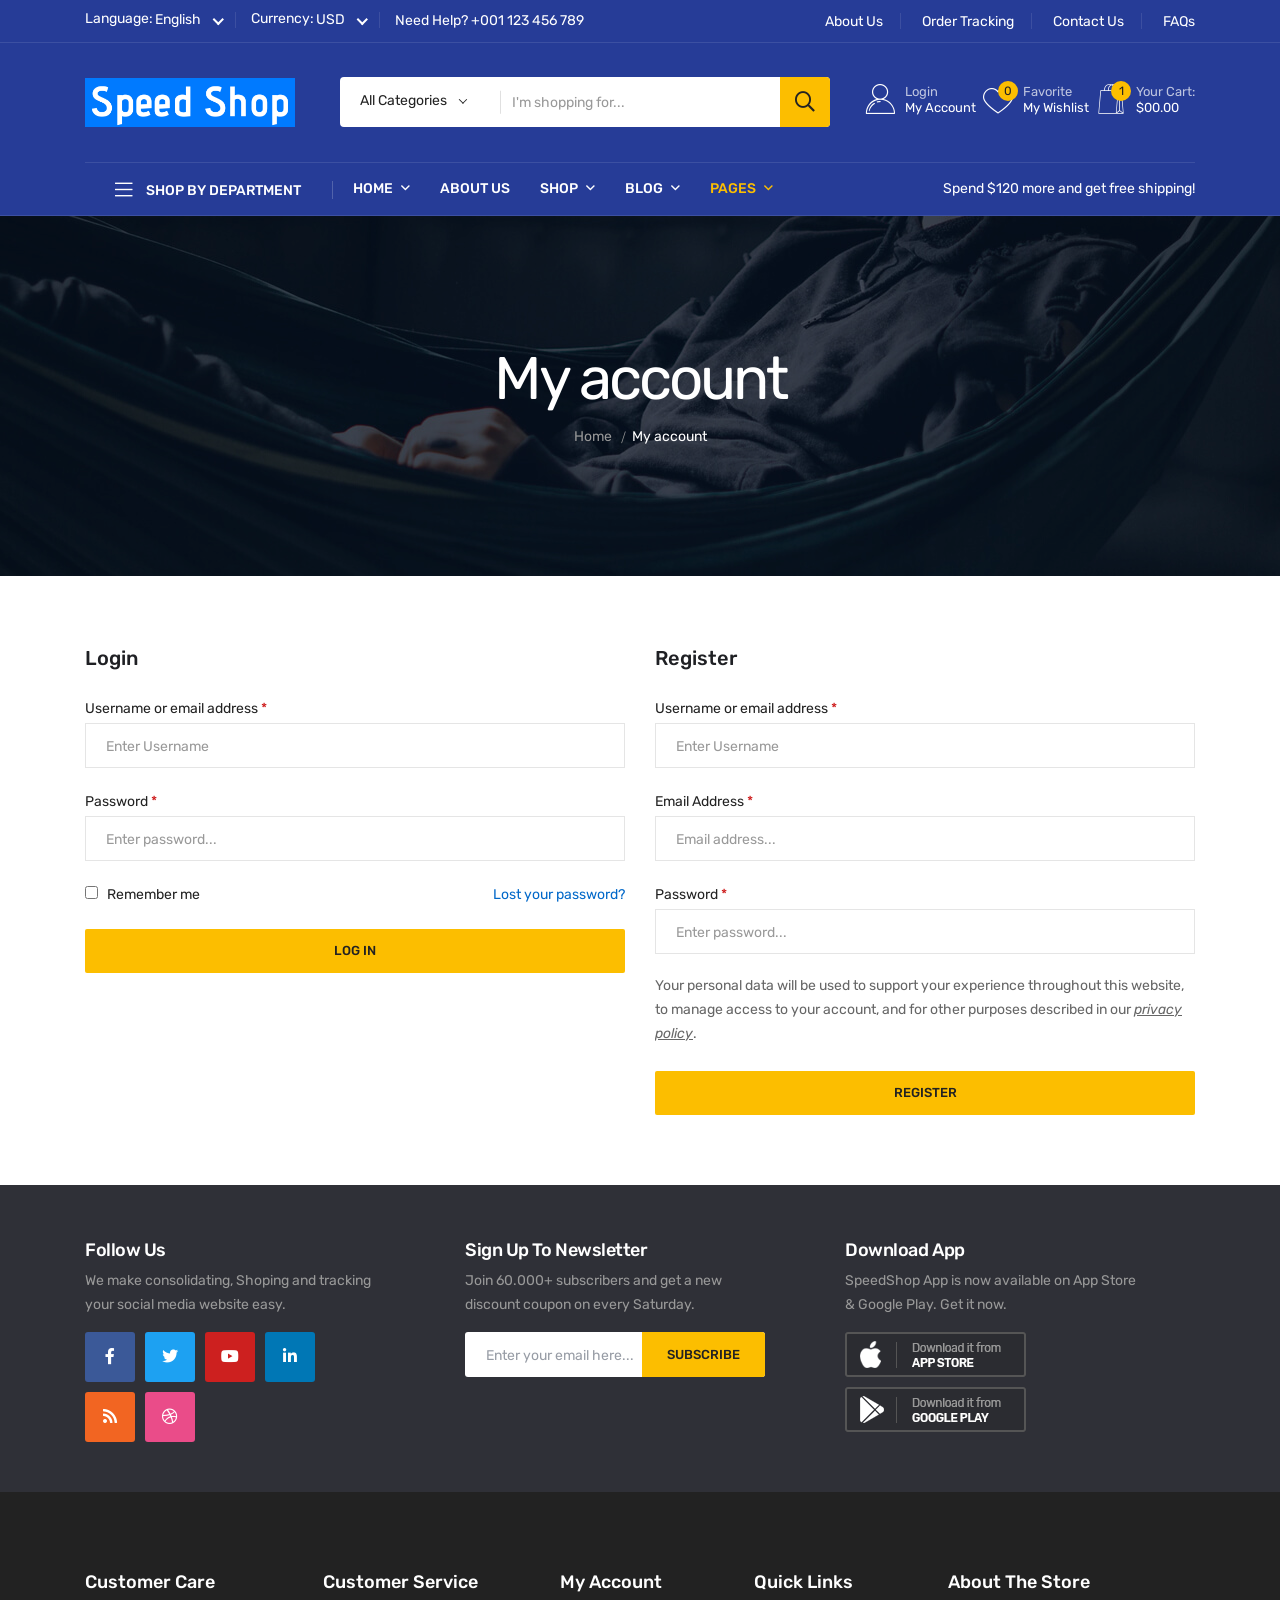
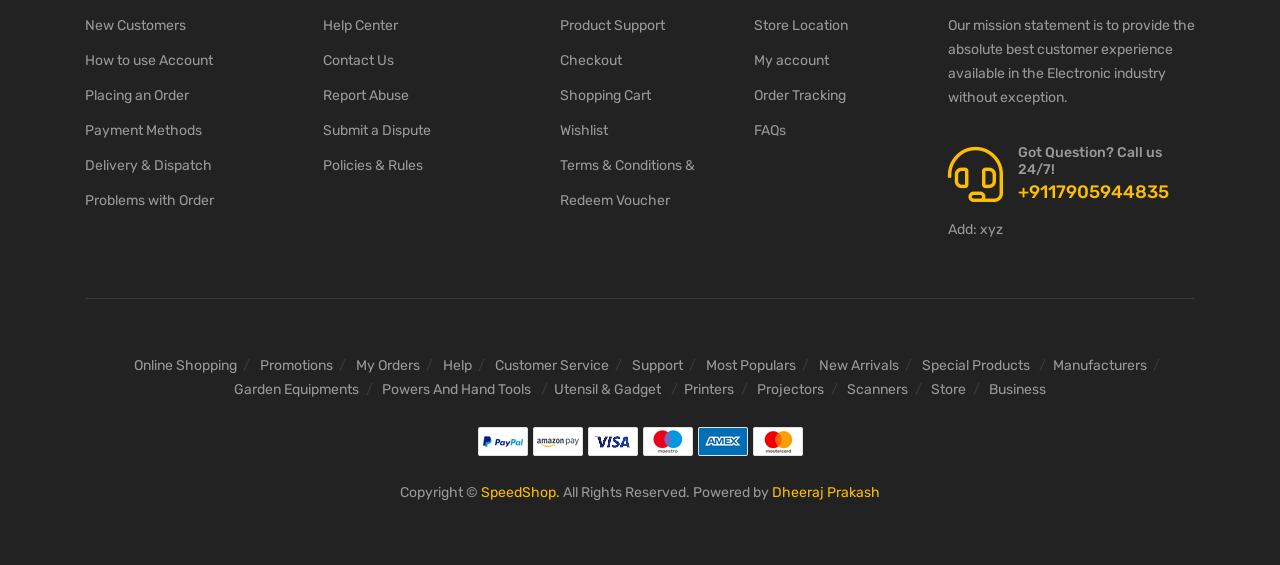
<file: my-account.html>
<!doctype html>
<html class="no-js" lang="zxx">
   
<head>
      <meta charset="utf-8">
      <meta http-equiv="x-ua-compatible" content="ie=edge">
      <title>Speed Shop - Clean, Minimal E-commerce HTML5 Template </title>
      <meta name="description" content="">
      <meta name="viewport" content="width=device-width, initial-scale=1">
      <!-- Place favicon.ico in the root directory -->
      <link rel="shortcut icon" type="image/x-icon" href="assets/img/favicon.png">
      <!-- CSS here -->
      <link rel="stylesheet" href="assets/css/preloader.css">
      <link rel="stylesheet" href="assets/css/bootstrap.css">
      <link rel="stylesheet" href="assets/css/meanmenu.css">
      <link rel="stylesheet" href="assets/css/animate.css">
      <link rel="stylesheet" href="assets/css/owl-carousel.css">
      <link rel="stylesheet" href="assets/css/swiper-bundle.css">
      <link rel="stylesheet" href="assets/css/backtotop.css">
      <link rel="stylesheet" href="assets/css/ui-range-slider.css">
      <link rel="stylesheet" href="assets/css/magnific-popup.css">
      <link rel="stylesheet" href="assets/css/nice-select.css">
      <link rel="stylesheet" href="assets/flaticon/flaticon.css">
      <link rel="stylesheet" href="assets/css/font-awesome-pro.css">
      <link rel="stylesheet" href="assets/css/default.css">
      <link rel="stylesheet" href="assets/css/style.css">
   </head>
   <body>
      <!--[if lte IE 9]>
      <p class="browserupgrade">You are using an <strong>outdated</strong> browser. Please <a href="https://browsehappy.com/">upgrade your browser</a> to improve your experience and security.</p>
      <![endif]-->


    <!-- preloader start -->
    <div id="loading">
        <div id="loading-center">
            <div id="loading-center-absolute">
                <svg viewBox="0 0 58 58" id="mustard" class="product">
                <g>
                <path style="fill:#ED7161;" d="M39.869,58H18.131C16.954,58,16,57.046,16,55.869V12.621C16,11.726,16.726,11,17.621,11h22.757
                    C41.274,11,42,11.726,42,12.621v43.248C42,57.046,41.046,58,39.869,58z" />
                <polygon style="fill:#D13834;" points="35,11 23,11 27.615,0 30.385,0 	" />
                <rect x="16" y="16" style="fill:#D75A4A;" width="26" height="2" />
                <rect x="20" y="11" style="fill:#D75A4A;" width="2" height="6" />
                <rect x="25" y="11" style="fill:#D75A4A;" width="2" height="6" />
                <rect x="30" y="11" style="fill:#D75A4A;" width="2" height="6" />
                <rect x="36" y="11" style="fill:#D75A4A;" width="2" height="6" />
                <circle style="fill:#D13834;" cx="29" cy="36" r="10" />
                </g>
                </svg>
                <svg viewBox="0 0 49.818 49.818" id="meat" class="product">
                    <g>
                    <path style="fill:#994530;" d="M0.953,38.891c0,0,3.184,6.921,11.405,9.64c1.827,0.604,3.751,0.751,5.667,0.922
                        c7.866,0.703,26.714-0.971,31.066-18.976c1.367-5.656,0.76-11.612-1.429-17.003C44.51,5.711,37.447-4.233,22.831,2.427
                        c-8.328,3.795-7.696,10.279-5.913,14.787c2.157,5.456-2.243,11.081-8.06,10.316C1.669,26.584-1.825,30.904,0.953,38.891z" />
                    <g>
                        <path style="fill:#D75A4A;" d="M4.69,37.18c0.402,0.785,3.058,5.552,9.111,7.554c1.335,0.441,2.863,0.577,4.482,0.72l0.282,0.025
                            c0.818,0.073,1.698,0.11,2.617,0.11c18.18,0,22.854-11.218,24.02-16.041c1.134-4.693,0.706-9.703-1.235-14.488
                            C41.049,7.874,36.856,4.229,31.506,4.229c-2.21,0-4.683,0.615-7.349,1.83c-2.992,1.364-6.676,3.921-4.13,10.36
                            c1.284,3.25,0.912,6.746-1.023,9.591c-2.17,3.191-6.002,4.901-9.895,4.39c-0.493-0.065-0.966-0.099-1.404-0.099
                            c-1.077,0-2.502,0.198-3.173,1.143C3.765,32.524,3.823,34.609,4.69,37.18z" />
                        <path style="fill:#C64940;" d="M21.184,46.589c-0.948,0-1.858-0.038-2.706-0.114l-0.283-0.025
                            c-1.674-0.147-3.257-0.287-4.706-0.767c-6.376-2.108-9.188-7.073-9.688-8.047l-0.058-0.137c-0.984-2.917-0.993-5.273-0.026-6.635
                            c0.912-1.285,2.89-1.807,5.524-1.456c3.537,0.466,6.959-1.054,8.936-3.961c1.746-2.565,2.082-5.723,0.921-8.661
                            c-3.189-8.065,2.707-10.754,4.645-11.638c9.68-4.407,16.81-1.155,21.152,9.535c2.021,4.981,2.464,10.202,1.28,15.099
                            C44.953,34.836,40.073,46.589,21.184,46.589z M5.613,36.787c0.401,0.758,2.936,5.155,8.503,6.997
                            c1.229,0.406,2.699,0.536,4.256,0.673l0.284,0.025c0.788,0.07,1.639,0.106,2.527,0.106c17.469,0,21.938-10.683,23.048-15.276
                            c1.084-4.487,0.672-9.286-1.19-13.877C40.29,8.663,36.409,5.229,31.506,5.229c-2.067,0-4.4,0.585-6.934,1.74
                            c-3.02,1.376-5.81,3.532-3.615,9.083c1.408,3.563,0.998,7.398-1.126,10.521c-2.404,3.534-6.563,5.386-10.852,4.818
                            c-1.793-0.236-3.197,0.019-3.632,0.632C4.912,32.636,4.756,34.207,5.613,36.787z" />
                    </g>
                    <g>
                        <circle style="fill:#E6E6E6;" cx="32.455" cy="12.779" r="4" />
                        <path style="fill:#7A3726;" d="M32.455,17.779c-2.757,0-5-2.243-5-5s2.243-5,5-5s5,2.243,5,5S35.212,17.779,32.455,17.779z
                            M32.455,9.779c-1.654,0-3,1.346-3,3s1.346,3,3,3s3-1.346,3-3S34.109,9.779,32.455,9.779z" />
                    </g>
                    <path style="fill:#C64940;" d="M25.617,45.684l-1.941-0.479c0.435-1.761-1.063-3.216-3.446-4.859
                        c-2.875-1.984-4.817-5.117-5.327-8.595c-0.186-1.266-0.425-2.285-0.428-2.295l1.922-0.548c0.01,0.028,1.09,3.104,3.978,4.314
                        c2.094,0.877,4.667,0.598,7.648-0.832c11.578-5.554,17.102-2.646,17.332-2.52l-0.967,1.752c-0.04-0.021-4.97-2.48-15.5,2.57
                        c-3.53,1.694-6.662,1.984-9.312,0.863c-0.801-0.339-1.49-0.779-2.078-1.265c0.769,1.974,2.11,3.695,3.867,4.907
                        C23.149,39.931,26.472,42.222,25.617,45.684z" />
                    <path style="fill:#C64940;" d="M27.074,27.586c-5.37,0-7.605-3.694-7.633-3.74l1.727-1.01l-0.863,0.505l0.859-0.511
                        c0.108,0.179,2.714,4.335,9.738,2.105c1.54-0.794,12.038-6.002,15.619-2.289l-1.439,1.389c-1.979-2.052-9.229,0.576-13.332,2.714
                        l-0.154,0.064C29.892,27.364,28.389,27.586,27.074,27.586z" />
                    </g>
                </svg>
                <svg viewBox="0 0 49 49" id="soda" class="product">
                    <g>
                    <path style="fill:#E22F37;" d="M9.5,27V5.918c0-1.362,0.829-2.587,2.094-3.093l0,0C12.642,2.406,13.5,1.14,13.5,0.011L13.5,0v0
                        l11,0l11,0v0v0.011c0,1.129,0.858,2.395,1.906,2.814l0,0c1.265,0.506,2.094,1.73,2.094,3.093V27v-5v21.082
                        c0,1.362-0.829,2.587-2.094,3.093h0c-1.048,0.419-1.906,1.686-1.906,2.814V49l0,0h-11h-11l0,0l0-0.011
                        c0-1.129-0.858-2.395-1.906-2.814h0c-1.265-0.506-2.094-1.73-2.094-3.093V22" />
                    <path style="fill:#F75B57;" d="M18.5,7h-5c-0.553,0-1-0.447-1-1s0.447-1,1-1h5c0.553,0,1,0.447,1,1S19.053,7,18.5,7z" />
                    <path style="fill:#F75B57;" d="M35.5,7h-13c-0.553,0-1-0.447-1-1s0.447-1,1-1h13c0.553,0,1,0.447,1,1S36.053,7,35.5,7z" />
                    <path style="fill:#994530;" d="M18.5,45h-5c-0.553,0-1-0.447-1-1s0.447-1,1-1h5c0.553,0,1,0.447,1,1S19.053,45,18.5,45z" />
                    <path style="fill:#994530;" d="M35.5,45h-13c-0.553,0-1-0.447-1-1s0.447-1,1-1h13c0.553,0,1,0.447,1,1S36.053,45,35.5,45z" />
                    <polygon style="fill:#E6E6E6;" points="39.5,32 9.5,42 9.5,20 39.5,10 	" />
                    <polygon style="fill:#F9D70B;" points="39.5,28 9.5,38 9.5,24 39.5,14 	" />
                    </g>
                </svg>
                <div class="cart-container">
                    <svg viewBox="0 0 512 512" id="cart">
                    <circle cx="376.8" cy="440" r="55" />
                    <circle cx="192" cy="440" r="55" />
                    <polygon points="128,0 0.8,0 0.8,32 104.8,32 136.8,124.8 170.4,124.8 " />
                    <polygon style="fill:#ED7161;" points="250.4,49.6 224,124.8 411.2,124.8 " />
                    <polygon style="fill:#ee5a46;" points="411.2,124.8 224,124.8 170.4,124.8 136.8,124.8 68,124.8 141.6,361.6 427.2,361.6 
                    511.2,124.8 " />
                    <g>
                        <rect x="166.4" y="185.6" style="fill:#FFFFFF;" width="255.2" height="16" />
                        <rect x="166.4" y="237.6" style="fill:#FFFFFF;" width="166.4" height="16" />
                    </g>
                    </svg>
                </div>
            </div>
        </div>
    </div>
    <!-- preloader end -->

      <!-- back to top start -->
      <div class="progress-wrap">
         <svg class="progress-circle svg-content" width="100%" height="100%" viewBox="-1 -1 102 102">
            <path d="M50,1 a49,49 0 0,1 0,98 a49,49 0 0,1 0,-98" />
         </svg>
      </div>
      <!-- back to top end -->
      
    <!-- header-start -->
     <header class="header d-blue-bg">
        <div class="header-top">
            <div class="container">
                <div class="header-inner">
                    <div class="row align-items-center">
                        <div class="col-xl-6 col-lg-7">
                            <div class="header-inner-start">
                                <div class="header__currency border-right">
                                    <div class="s-name">
                                        <span>Language: </span>
                                    </div>
                                    <select>
                                        <option>English</option>
                                        <option>Deutsch</option>
                                        <option>Français</option>
                                        <option>Espanol</option>
                                    </select>
                                </div>
                                <div class="header__lang border-right">
                                    <div class="s-name">
                                        <span>Currency: </span>
                                    </div>
                                    <select>
                                        <option> USD</option>
                                        <option>EUR</option>
                                        <option>INR</option>
                                        <option>BDT</option>
                                        <option>BGD</option>
                                    </select>
                                </div>
                                <div class="support d-none d-sm-block">
                                    <p>Need Help? <a href="tel:+001123456789">+001 123 456 789</a></p>
                                </div>
                            </div>
                        </div>
                        <div class="col-xl-6 col-lg-5 d-none d-lg-block">
                            <div class="header-inner-end text-md-end">
                                <div class="ovic-menu-wrapper">
                                    <ul>
                                        <li><a href="about.html">About Us</a></li>
                                        <li><a href="contact.html">Order Tracking</a></li>
                                        <li><a href="contact.html">Contact Us</a></li>
                                        <li><a href="faq.html">FAQs</a></li>
                                    </ul>
                                </div>
                            </div>
                        </div>
                    </div>
                </div>
            </div>
        </div>
        <div class="header-mid">
            <div class="container">
                <div class="heade-mid-inner">
                    <div class="row align-items-center">
                        <div class="col-xl-3 col-lg-3 col-md-4 col-sm-4">
                            <div class="header__info">
                                <div class="logo">
                                    <a href="index.html" class="logo-image"><img src="assets/img/logo/logo1.png" alt="logo"></a>
                                </div>
                            </div>
                        </div>
                        <div class="col-xl-5 col-lg-4 d-none d-lg-block">
                            <div class="header__search">
                                <form action="#">
                                    <div class="header__search-box">
                                        <input class="search-input" type="text" placeholder="I'm shopping for...">
                                        <button class="button" type="submit"><i class="far fa-search"></i></button>
                                    </div>
                                    <div class="header__search-cat">
                                        <select>
                                            <option>All Categories</option>
                                            <option>Best Seller Products</option>
                                            <option>Top 10 Offers</option>
                                            <option>New Arrivals</option>
                                            <option>Phones &amp; Tablets</option>
                                            <option>Electronics &amp; Digital</option>
                                            <option>Fashion &amp; Clothings</option>
                                            <option>Jewelry &amp; Watches</option>
                                            <option>Health &amp; Beauty</option>
                                            <option>Sound &amp; Speakers</option>
                                            <option>TV &amp; Audio</option>
                                            <option>Computers</option>
                                        </select>
                                    </div>
                                </form>
                            </div>
                        </div>
                        <div class="col-xl-4 col-lg-5 col-md-8 col-sm-8">
                            <div class="header-action">
                                <div class="block-userlink">
                                    <a class="icon-link" href="my-account.html">
                                    <i class="flaticon-user"></i>
                                    <span class="text">
                                    <span class="sub">Login </span>
                                    My Account </span>
                                    </a>
                                </div>
                                <div class="block-wishlist action">
                                    <a class="icon-link" href="wishlist.html">
                                    <i class="flaticon-heart"></i>
                                    <span class="count">0</span>
                                    <span class="text">
                                    <span class="sub">Favorite</span>
                                    My Wishlist </span>
                                    </a>
                                </div>
                                <div class="block-cart action">
                                    <a class="icon-link" href="cart.html">
                                    <i class="flaticon-shopping-bag"></i>
                                    <span class="count">1</span>
                                    <span class="text">
                                    <span class="sub">Your Cart:</span>
                                    $00.00 </span>
                                    </a>
                                    <div class="cart">
                                        <div class="cart__mini">
                                            <ul>
                                                <li>
                                                  <div class="cart__title">
                                                    <h4>Your Cart</h4>
                                                    <span>(1 Item in Cart)</span>
                                                  </div>
                                                </li>
                                                <li>
                                                  <div class="cart__item d-flex justify-content-between align-items-center">
                                                    <div class="cart__inner d-flex">
                                                      <div class="cart__thumb">
                                                        <a href="product-details.html">
                                                          <img src="assets/img/cart/20.jpg" alt="">
                                                        </a>
                                                      </div>
                                                      <div class="cart__details">
                                                        <h6><a href="product-details.html"> Samsung C49J89: £875, Debenhams Plus  </a></h6>
                                                        <div class="cart__price">
                                                          <span>$255.00</span>
                                                        </div>
                                                      </div>
                                                    </div>
                                                    <div class="cart__del">
                                                        <a href="#"><i class="fal fa-times"></i></a>
                                                    </div>
                                                  </div>
                                                </li>
                                                <li>
                                                  <div class="cart__sub d-flex justify-content-between align-items-center">
                                                    <h6>Subtotal</h6>
                                                    <span class="cart__sub-total">$255.00</span>
                                                  </div>
                                                </li>
                                                <li>
                                                    <a href="cart.html" class="wc-cart mb-10">View cart</a>
                                                    <a href="checkout.html" class="wc-checkout">Checkout</a>
                                                </li>
                                            </ul>
                                        </div>
                                    </div>
                                </div>
                            </div>
                        </div>
                    </div>
                </div>
            </div>
        </div>
        <div class="header__bottom">
            <div class="container">
                <div class="row g-0 align-items-center">
                    <div class="col-lg-3">                        
                        <div class="cat__menu-wrapper side-border d-none d-lg-block">
                            <div class="cat-toggle">
                                <button type="button" class="cat-toggle-btn cat-toggle-btn-1"><i class="fal fa-bars"></i> Shop by department</button>
                                <div class="cat__menu">
                                    <nav id="mobile-menu" style="display: block;">
                                        <ul>
                                            <li>
                                                <a href="product.html">All Categories <i class="far fa-angle-down"></i></a>
                                                <ul class="mega-menu">
                                                    <li><a href="product.html">Shop Pages</a>
                                                        <ul class="mega-item">
                                                            <li><a href="product-details.html">Standard SHop Page</a></li>
                                                            <li><a href="product-details.html">Shop Right Sidebar</a></li>
                                                            <li><a href="product-details.html">Shop Left Sidebar</a></li>
                                                            <li><a href="product-details.html">Shop 3 Column</a></li>
                                                            <li><a href="product-details.html">Shop 4 Column</a></li>
                                                        </ul>
                                                    </li>
                                                    <li><a href="product.html">Product Pages</a>
                                                        <ul class="mega-item">
                                                            <li><a href="product-details.html">Product Details</a></li>
                                                            <li><a href="product-details.html">Product V2</a></li>
                                                            <li><a href="product-details.html">Product V3</a></li>
                                                            <li><a href="product-details.html">Varriable Product</a></li>
                                                            <li><a href="product-details.html">External Product</a></li>
                                                        </ul>
                                                    </li>
                                                    <li><a href="product.html">Other Pages</a>
                                                        <ul class="mega-item">
                                                            <li><a href="product-details.html">wishlist</a></li>
                                                            <li><a href="product-details.html">Shopping Cart</a></li>
                                                            <li><a href="product-details.html">Checkout</a></li>
                                                            <li><a href="product-details.html">Login</a></li>
                                                            <li><a href="product-details.html">Register</a></li>
                                                        </ul>
                                                    </li>
                                                    <li><a href="product.html">Phone &amp; Tablets</a>
                                                        <ul class="mega-item">
                                                            <li><a href="product-details.html">Catagory 1</a></li>
                                                            <li><a href="product-details.html">Catagory 2</a></li>
                                                            <li><a href="product-details.html">Catagory 3</a></li>
                                                        </ul>
                                                    </li>
                                                    <li><a href="product.html">Phone &amp; Tablets</a>
                                                        <ul class="mega-item">
                                                            <li><a href="product-details.html">Catagory 1</a></li>
                                                            <li><a href="product-details.html">Catagory 2</a></li>
                                                            <li><a href="product-details.html">Catagory 3</a></li>
                                                        </ul>
                                                    </li>
                                                </ul>
                                            </li>
                                            <li>
                                                <a href="product.html">Phone and Electronics <i class="far fa-angle-down"></i></a>
                                                <ul class="mega-menu mega-menu-2">
                                                    <li><a href="product.html">Shop Pages</a>
                                                        <ul class="mega-item">
                                                            <li><a href="product-details.html">Standard SHop Page</a></li>
                                                            <li><a href="product-details.html">Shop Right Sidebar</a></li>
                                                            <li><a href="product-details.html">Shop Left Sidebar</a></li>
                                                            <li><a href="product-details.html">Shop 3 Column</a></li>
                                                            <li><a href="product-details.html">Shop 4 Column</a></li>
                                                        </ul>
                                                    </li>
                                                    <li><a href="product.html">Product Pages</a>
                                                        <ul class="mega-item">
                                                            <li><a href="product-details.html">Product Details</a></li>
                                                            <li><a href="product-details.html">Product V2</a></li>
                                                            <li><a href="product-details.html">Product V3</a></li>
                                                            <li><a href="product-details.html">Varriable Product</a></li>
                                                            <li><a href="product-details.html">External Product</a></li>
                                                        </ul>
                                                    </li>
                                                    <li><a href="product.html">Other Pages</a>
                                                        <ul class="mega-item">
                                                            <li><a href="product-details.html">wishlist</a></li>
                                                            <li><a href="product-details.html">Shopping Cart</a></li>
                                                            <li><a href="product-details.html">Checkout</a></li>
                                                            <li><a href="product-details.html">Login</a></li>
                                                            <li><a href="product-details.html">Register</a></li>
                                                        </ul>
                                                    </li>
                                                    <li><a href="product.html">Phone &amp; Tablets</a>
                                                        <ul class="mega-item">
                                                            <li><a href="product-details.html">Catagory 1</a></li>
                                                            <li><a href="product-details.html">Catagory 2</a></li>
                                                            <li><a href="product-details.html">Catagory 3</a></li>
                                                        </ul>
                                                    </li>
                                                    <li><a href="product.html">Phone &amp; Tablets</a>
                                                        <ul class="mega-item">
                                                            <li><a href="product-details.html">Catagory 1</a></li>
                                                            <li><a href="product-details.html">Catagory 2</a></li>
                                                            <li><a href="product-details.html">Catagory 3</a></li>
                                                        </ul>
                                                    </li>
                                                </ul>
                                            </li>
                                            <li>
                                                <a href="product.html">Best Seller Products
                                                    <span class="cat-label">hot!</span>
                                                    <i class="far fa-angle-down"></i>
                                                </a>
                                                <ul class="mega-menu">
                                                    <li><a href="product.html">Shop Pages</a>
                                                        <ul class="mega-item">
                                                            <li><a href="product-details.html">Standard SHop Page</a></li>
                                                            <li><a href="product-details.html">Shop Right Sidebar</a></li>
                                                            <li><a href="product-details.html">Shop Left Sidebar</a></li>
                                                            <li><a href="product-details.html">Shop 3 Column</a></li>
                                                            <li><a href="product-details.html">Shop 4 Column</a></li>
                                                        </ul>
                                                    </li>
                                                    <li><a href="product.html">Product Pages</a>
                                                        <ul class="mega-item">
                                                            <li><a href="product-details.html">Product Details</a></li>
                                                            <li><a href="product-details.html">Product V2</a></li>
                                                            <li><a href="product-details.html">Product V3</a></li>
                                                            <li><a href="product-details.html">Varriable Product</a></li>
                                                            <li><a href="product-details.html">External Product</a></li>
                                                        </ul>
                                                    </li>
                                                    <li><a href="product.html">Other Pages</a>
                                                        <ul class="mega-item">
                                                            <li><a href="product-details.html">wishlist</a></li>
                                                            <li><a href="product-details.html">Shopping Cart</a></li>
                                                            <li><a href="product-details.html">Checkout</a></li>
                                                            <li><a href="product-details.html">Login</a></li>
                                                            <li><a href="product-details.html">Register</a></li>
                                                        </ul>
                                                    </li>
                                                    <li><a href="product.html">Phone &amp; Tablets</a>
                                                        <ul class="mega-item">
                                                            <li><a href="product-details.html">Catagory 1</a></li>
                                                            <li><a href="product-details.html">Catagory 2</a></li>
                                                            <li><a href="product-details.html">Catagory 3</a></li>
                                                        </ul>
                                                    </li>
                                                    <li><a href="product.html">Phone &amp; Tablets</a>
                                                        <ul class="mega-item">
                                                            <li><a href="product-details.html">Catagory 1</a></li>
                                                            <li><a href="product-details.html">Catagory 2</a></li>
                                                            <li><a href="product-details.html">Catagory 3</a></li>
                                                        </ul>
                                                    </li>
                                                </ul>
                                            </li>
                                            <li>
                                                <a href="product.html">Top 10 Offers
                                                    <span class="cat-label green">new!</span>
                                                </a>
                                            </li>
                                            <li>
                                                <a href="product.html">New Arrivals <i class="far fa-angle-down"></i></a>
                                                <ul class="submenu">
                                                    <li><a href="product.html">Home Appliances</a></li>
                                                    <li><a href="product.html">Technology</a>
                                                        <ul class="submenu">
                                                            <li><a href="product.html">Storage Devices</a></li>
                                                            <li><a href="product.html">Monitors</a></li>
                                                            <li><a href="product.html">Laptops</a></li>
                                                        </ul>
                                                    </li>
                                                    <li><a href="product.html">Office Equipments</a></li>
                                                </ul>
                                            </li>
                                            <li><a href="product.html">TV &amp; Audio</a></li>
                                            <li><a href="product.html">Electronics &amp; Digital</a></li>
                                            <li class="d-laptop-none"><a href="product.html">Fashion &amp; Clothings</a></li>
                                            <li class="d-laptop-none"><a href="product.html">Jewelry &amp; Watches</a></li>
                                            <li><a href="product.html">Health &amp; Beauty</a></li>
                                        </ul>
                                    </nav>
                                </div>
                            </div>
                        </div>
                    </div>
                    <div class="col-lg-6 col-md-6 col-3">
                      <div class="header__bottom-left d-flex d-xl-block align-items-center">
                        <div class="side-menu d-lg-none mr-20">
                          <button type="button" class="side-menu-btn offcanvas-toggle-btn"><i class="fas fa-bars"></i></button>
                        </div>
                        <div class="main-menu d-none d-lg-block">
                            <nav>
                                <ul>
                                    <li>
                                        <a href="index.html">Home <i class="far fa-angle-down"></i></a>
                                        <ul class="megamenu-1">
                                            <li><a href="index.html">Home Pages</a>
                                                <ul class="mega-item">
                                                    <li><a href="index.html">Home One</a></li>
                                                    <li><a href="index-2.html">Home Two</a></li>
                                                    <li><a href="index-3.html">Home Three</a></li>
                                                    <li><a href="product-details.html">Shop Right Sidebar</a></li>
                                                    <li><a href="product-details.html">Shop Left Sidebar</a></li>
                                                    <li><a href="product-details.html">Shop 3 Column</a></li>
                                                    <li><a href="product-details.html">Shop 4 Column</a></li>
                                                </ul>
                                            </li>
                                            <li><a href="product.html">Product Pages</a>
                                                <ul class="mega-item">
                                                    <li><a href="product-details.html">Product Details</a></li>
                                                    <li><a href="product-details.html">Product V2</a></li>
                                                    <li><a href="product-details.html">Product V3</a></li>
                                                    <li><a href="product-details.html">Varriable Product</a></li>
                                                    <li><a href="product-details.html">External Product</a></li>
                                                </ul>
                                            </li>
                                            <li><a href="product.html">Other Pages</a>
                                                <ul class="mega-item">
                                                    <li><a href="product-details.html">wishlist</a></li>
                                                    <li><a href="product-details.html">Shopping Cart</a></li>
                                                    <li><a href="product-details.html">Checkout</a></li>
                                                    <li><a href="product-details.html">Login</a></li>
                                                    <li><a href="product-details.html">Register</a></li>
                                                </ul>
                                            </li>
                                            <li><a href="product.html">Phone &amp; Tablets</a>
                                                <ul class="mega-item">
                                                    <li><a href="product-details.html">Catagory 1</a></li>
                                                    <li><a href="product-details.html">Catagory 2</a></li>
                                                    <li><a href="product-details.html">Catagory 3</a></li>
                                                    <li><a href="product-details.html">Catagory 4</a></li>
                                                </ul>
                                            </li>
                                            <li><a href="product.html">Phone &amp; Tablets</a>
                                                <ul class="mega-item">
                                                    <li><a href="product-details.html">Catagory 1</a></li>
                                                    <li><a href="product-details.html">Catagory 2</a></li>
                                                    <li><a href="product-details.html">Catagory 3</a></li>
                                                    <li><a href="product-details.html">Catagory 4</a></li>
                                                </ul>
                                            </li>
                                        </ul>
                                    </li>
                                    <li><a href="about.html">About Us</a></li>
                                    <li class="has-mega"><a href="shop.html">Shop <i class="far fa-angle-down"></i></a>
                                        <div class="mega-menu">
                                            <div class="container container-mega">
                                                <ul>
                                                    <li>
                                                        <ul>
                                                        <li class="title"><a href="shop.html">SHOP LAYOUT</a></li>
                                                        <li><a href="shop.html">Pagination</a></li>
                                                        <li><a href="shop.html">Ajax Load More</a></li>
                                                        <li><a href="shop.html">Infinite Scroll</a></li>
                                                        <li><a href="shop.html">Sidebar Right</a></li>
                                                        <li><a href="shop.html">Sidebar Left</a></li>
                                                        </ul>
                                                    </li>
                                                    <li>
                                                        <ul>
                                                        <li class="title"><a href="shop.html">SHOP PAGES</a></li>
                                                        <li><a href="shop.html">List View</a></li>
                                                        <li><a href="shop.html">Small Products</a></li>
                                                        <li><a href="shop.html">Large Products</a></li>
                                                        <li><a href="shop.html">Shop — 3 Items</a></li>
                                                        <li><a href="shop.html">Shop — 4 Items</a></li>
                                                        <li><a href="shop.html">Shop — 5 Items</a></li>
                                                        </ul>
                                                    </li>
                                                    <li>
                                                        <ul>
                                                        <li class="title"><a href="shop.html">PRODUCT LAYOUT</a></li>
                                                        <li><a href="shop.html">Description Sticky</a></li>
                                                        <li><a href="shop.html">Product Carousel</a></li>
                                                        <li><a href="shop.html">Gallery Modern</a></li>
                                                        <li><a href="shop.html">Thumbnail Left</a></li>
                                                        <li><a href="shop.html">Thumbnail Right</a></li>
                                                        <li><a href="shop.html">Thumbnail Botttom</a></li>
                                                        </ul>
                                                    </li>
                                                    <li>
                                                        <ul>
                                                        <li class="title"><a href="shop.html">Basketball</a></li>
                                                        <li><a href="shop.html">East Hampton Fleece</a></li>
                                                        <li><a href="shop.html">Faxon Canvas Low</a></li>
                                                        <li><a href="shop.html">Habitasse Dictumst</a></li>
                                                        <li><a href="shop.html">Kaoreet Lobortis</a></li>
                                                        <li><a href="shop.html">NikeCourt Zoom</a></li>
                                                        <li><a href="shop.html">NikeCourts Air Zoom</a></li>
                                                        </ul>
                                                    </li>
                                                    <li>
                                                        <ul>
                                                        <li class="title"><a href="shop.html">Basketball</a></li>
                                                        <li><a href="shop.html">East Hampton Fleece</a></li>
                                                        <li><a href="shop.html">Faxon Canvas Low</a></li>
                                                        <li><a href="shop.html">Habitasse Dictumst</a></li>
                                                        <li><a href="shop.html">Kaoreet Lobortis</a></li>
                                                        <li><a href="shop.html">NikeCourt Zoom</a></li>
                                                        <li><a href="shop.html">NikeCourts Air Zoom</a></li>
                                                        </ul>
                                                    </li>
                                                    <li class="mega-image hover-effect" style="background-image: url(assets/img/bg/menu-item.jpg);"> 
                                                        <ul>
                                                          <li><a href="shop.html">
                                                            <h4>Top Cameras <br> Bestseller Products</h4>
                                                            <h5>4K</h5>
                                                            <h6>Sale Up To <span>60% Off</span></h6>
                                                          </a></li>
                                                        </ul>
                                                    </li>
                                                </ul>
                                            </div>
                                            <div class="offer mt-40">
                                                <p><b>30% OFF</b> the shipping of your first order with the code: <b>Speed-SALE30</b></p>
                                            </div>
                                        </div>
                                    </li>
                                    <li><a href="blog.html">Blog <i class="far fa-angle-down"></i></a>
                                        <ul class="submenu">
                                            <li><a href="blog.html">Blog</a></li>
                                            <li><a href="blog-details.html">Blog Details</a></li>
                                        </ul>
                                    </li>
                                    <li>
                                        <a href="about.html"  class="active">pages <i class="far fa-angle-down"></i></a>
                                        <ul class="submenu">
                                            <li><a href="my-account.html" class="active">My Account</a></li>
                                            <li><a href="product-details.html">Product Details</a></li>
                                            <li><a href="faq.html">Faq Pages</a></li>
                                            <li><a href="cart.html">Cart</a></li>
                                            <li><a href="wishlist.html">Wishlist</a></li>
                                            <li><a href="checkout.html">Checkout</a></li>
                                            <li><a href="404.html">404 Error</a></li>
                                        </ul>
                                    </li> 
                                </ul>
                            </nav>
                        </div>
                      </div>
                    </div>
                    <div class="col-lg-3 col-md-6 col-9">
                        <div class="shopeing-text text-sm-end">
                            <p>Spend $120 more and get free shipping!</p>
                        </div>
                    </div>
                </div>
            </div>
        </div>
     </header>
     <!-- header-end -->

    <!-- offcanvas area start -->
    <div class="offcanvas__area">
        <div class="offcanvas__wrapper">
        <div class="offcanvas__close">
            <button class="offcanvas__close-btn" id="offcanvas__close-btn">
                <i class="fal fa-times"></i>
            </button>
        </div>
        <div class="offcanvas__content">
            <div class="offcanvas__logo mb-40">
                <a href="index.html">
                <img src="assets/img/logo/logo-white.png" alt="logo">
                </a>
            </div>
            <div class="offcanvas__search mb-25">
                <form action="#">
                    <input type="text" placeholder="What are you searching for?">
                    <button type="submit" ><i class="far fa-search"></i></button>
                </form>
            </div>
            <div class="mobile-menu fix"></div>
            <div class="offcanvas__action">

            </div>
        </div>
        </div>
    </div>
    <!-- offcanvas area end -->      
    <div class="body-overlay"></div>
    <!-- offcanvas area end -->

    <main>
        <!-- page-banner-area-start -->
        <div class="page-banner-area page-banner-height-2" data-background="assets/img/banner/page-banner-4.jpg">
            <div class="container">
                <div class="row">
                    <div class="col-xl-12">
                        <div class="page-banner-content text-center">
                            <h4 class="breadcrumb-title">My account</h4>
                            <div class="breadcrumb-two">
                                <nav>
                                   <nav class="breadcrumb-trail breadcrumbs">
                                      <ul class="breadcrumb-menu">
                                         <li class="breadcrumb-trail">
                                            <a href="index.html"><span>Home</span></a>
                                         </li>
                                         <li class="trail-item">
                                            <span>My account</span>
                                         </li>
                                      </ul>
                                   </nav> 
                                </nav>
                            </div>
                        </div>
                    </div>
                </div>
            </div>
        </div>
        <!-- page-banner-area-end -->

        <!-- account-area-start -->
        <div class="account-area mt-70 mb-70">
            <div class="container">
                <div class="row">
                    <div class="col-lg-6">
                        <div class="basic-login mb-50">
                            <h5>Login</h5>
                            <form action="#">
                                <label for="name">Username or email address  <span>*</span></label>
                                <input id="name" type="text" placeholder="Enter Username">
                                <label for="pass">Password <span>*</span></label>
                                <input id="pass" type="password" placeholder="Enter password...">
                                <div class="login-action mb-10 fix">
                                    <span class="log-rem f-left">
                                       <input id="remember" type="checkbox">
                                       <label for="remember">Remember me</label>
                                    </span>
                                    <span class="forgot-login f-right">
                                       <a href="#">Lost your password?</a>
                                    </span>
                                </div>
                                <a href="login.html" class="tp-in-btn w-100">log in</a>
                            </form>
                        </div>
                    </div>
                    <div class="col-lg-6">
                        <div class="basic-login">
                            <h5>Register</h5>
                            <form action="#">
                                <label for="username">Username or email address  <span>*</span></label>
                                <input id="username" type="text" placeholder="Enter Username">
                                <label for="email-id">Email Address <span>*</span></label>
                                <input id="email-id" type="text" placeholder="Email address...">
                                <label for="userpass">Password <span>*</span></label>
                                <input id="userpass" type="password" placeholder="Enter password...">
                                <div class="login-action mb-10 fix">
                                    <p>Your personal data will be used to support your experience throughout this website, to manage access to your account, and for other purposes described in our <a href="#">privacy policy</a>.</p>
                                </div>
                                <a href="login.html" class="tp-in-btn w-100">Register</a>
                            </form>
                        </div>
                    </div>
                </div>
            </div>
        </div>
        <!-- account-area-end -->

        <!-- cta-area-start -->
        <section class="cta-area d-ldark-bg pt-55 pb-10">
            <div class="container">
                <div class="row">
                    <div class="col-lg-4 col-md-6">
                        <div class="cta-item cta-item-d mb-30">
                            <h5 class="cta-title">Follow Us</h5>
                            <p>We make consolidating, Shoping and tracking your social media website easy.</p>
                            <div class="cta-social">
                                <div class="social-icon">
                                    <a href="#" class="facebook"><i class="fab fa-facebook-f"></i></a>
                                    <a href="#" class="twitter"><i class="fab fa-twitter"></i></a>
                                    <a href="#" class="youtube"><i class="fab fa-youtube"></i></a>
                                    <a href="#" class="linkedin"><i class="fab fa-linkedin-in"></i></a>
                                    <a href="#" class="rss"><i class="fas fa-rss"></i></a>
                                    <a href="#" class="dribbble"><i class="fab fa-dribbble"></i></a>
                                </div>
                            </div>
                        </div>
                    </div>
                    <div class="col-lg-4 col-md-6">
                        <div class="cta-item mb-30">
                            <h5 class="cta-title">Sign Up To Newsletter</h5>
                            <p>Join 60.000+ subscribers and get a new discount coupon  on every Saturday.</p>
                            <div class="subscribe__form">
                                <form action="#">
                                    <input type="email" placeholder="Enter your email here...">
                                    <button>subscribe</button>
                                </form>
                            </div>
                        </div>
                    </div>
                    <div class="col-lg-4 col-md-6">
                        <div class="cta-item mb-30">
                            <h5 class="cta-title">Download App</h5>
                            <p>SpeedShop App is now available on App Store & Google Play. Get it now.</p>
                            <div class="cta-apps">
                                <div class="apps-store">
                                    <a href="#"><img src="assets/img/brand/app_ios.png" alt=""></a>
                                    <a href="#"><img src="assets/img/brand/app_android.png" alt=""></a>
                                </div>
                            </div>
                        </div>
                    </div>
                </div>
            </div>

        </section>
        <!-- cta-area-end -->

    </main>

    <!-- footer-start -->
    <footer>
        <div class="fotter-area d-dark-bg">
            <div class="footer__top pt-80 pb-15">
                <div class="container">
                    <div class="row">
                        <div class="col-xl-5 col-lg-4 order-last-md">
                            <div class="row">
                                <div class="col-xl-6 col-lg-6 col-md-6 col-sm-6 col-6">
                                    <div class="footer__widget">
                                        <div class="footer__widget-title">
                                            <h4>Customer Care</h4>
                                        </div>
                                        <div class="footer__widget-content">
                                            <div class="footer__link">
                                                <ul>
                                                    <li><a href="faq.html">New Customers</a></li>
                                                    <li><a href="faq.html">How to use Account</a></li>
                                                    <li><a href="faq.html">Placing an Order</a></li>
                                                    <li><a href="faq.html">Payment Methods</a></li>
                                                    <li><a href="faq.html">Delivery &amp; Dispatch</a></li>
                                                    <li><a href="faq.html">Problems with Order</a></li>
                                                </ul>
                                            </div>
                                        </div>
                                    </div>
                                </div>
                                <div class="col-xl-6 col-lg-6 col-md-6 col-sm-6 col-6">
                                    <div class="footer__widget">
                                        <div class="footer__widget-title">
                                            <h4>Customer Service</h4>
                                        </div>
                                        <div class="footer__widget-content">
                                            <div class="footer__link">
                                                <ul>
                                                    <li><a href="faq.html">Help Center</a></li>
                                                    <li><a href="faq.html">Contact Us</a></li>
                                                    <li><a href="faq.html">Report Abuse</a></li>
                                                    <li><a href="faq.html">Submit a Dispute</a></li>
                                                    <li><a href="faq.html">Policies &amp; Rules</a></li>
                                                </ul>
                                            </div>
                                        </div>
                                    </div>
                                </div>
                            </div>
                        </div>
                        <div class="col-xl-7 col-lg-8 order-first-md">
                            <div class="footer__top-left">
                                <div class="row">
                                    
                                    <div class="col-xl-7 col-lg-6 col-md-6 col-sm-6">
                                        <div class="row">
                                            
                                            <div class="col-xl-6 col-lg-6 col-md-6 col-sm-6">
                                                <div class="footer__widget">
                                                    <div class="footer__widget-title">
                                                        <h4>My Account</h4>
                                                    </div>
                                                    <div class="footer__widget-content">
                                                        <div class="footer__link">
                                                            <ul>
                                                                <li><a href="faq.html">Product Support</a></li>
                                                                <li><a href="checkout.html">Checkout</a></li>
                                                                <li><a href="cart.html">Shopping Cart</a></li>
                                                                <li><a href="wishlist.html">Wishlist</a></li>
                                                                <li><a href="faq.html">Terms &amp; Conditions &amp;</a></li>
                                                                <li><a href="faq.html">Redeem Voucher</a></li>
                                                            </ul>
                                                        </div>
                                                    </div>
                                                </div>
                                            </div>
                                        <div class="col-xl-6 col-lg-6 col-md-6 col-sm-6">
                                    <div class="footer__widget">
                                        <div class="footer__widget-title">
                                            <h4>Quick Links</h4>
                                        </div>
                                        <div class="footer__widget-content">
                                            <div class="footer__link">
                                                <ul>
                                                    <li><a href="contact.html">Store Location</a></li>
                                                    <li><a href="my-account.html">My account</a></li>
                                                    <li><a href="contact.html">Order Tracking</a></li>
                                                    <li><a href="faq.html">FAQs</a></li>
                                                </ul>
                                            </div>
                                        </div>
                                    </div>
                                </div></div>
                                    </div><div class="col-xl-5 col-lg-6 col-md-6 col-sm-6">
                                        <div class="footer__widget">
                                            <div class="footer__widget-title mb-20">
                                                <h4>About The Store</h4>
                                            </div>
                                            <div class="footer__widget-content">
                                                <p class="footer-text mb-35">Our mission statement is to provide the absolute best customer experience available in the Electronic industry without exception.</p>
                                                <div class="footer__hotline d-flex align-items-center mb-10">
                                                    <div class="icon mr-15">
                                                        <i class="fal fa-headset"></i>
                                                    </div>
                                                    <div class="text">
                                                        <h4>Got Question? Call us 24/7!</h4>
                                                        <span><a href="tel:100-123-456-7890">+9117905944835</a></span>
                                                    </div>
                                                </div>
                                                <div class="footer__info">
                                                    <ul>
                                                        <li>
                                                            <span>Add:  <a target="_blank" href="https://goo.gl/maps/c82DDZ8ALvL878Bv8">xyz</a></span>
                                                        </li>
                                                    </ul>
                                                </div>
                                            </div>
                                        </div>
                                    </div>
                                </div>
                            </div>
                        </div>
                    </div>
                </div>
            </div>
            <div class="footer__bottom">
                <div class="container">
                    <div class="footer__bottom-content pt-55 pb-45">
                        <div class="row">
                            <div class="col-xl-12">
                                <div class="footer__links text-center mb-25">
                                    <p>
                                        <a href="faq.html">Online Shopping</a>
                                        <a href="faq.html">Promotions</a>
                                        <a href="faq.html">My Orders</a>
                                        <a href="faq.html">Help</a>
                                        <a href="faq.html">Customer Service</a>
                                        <a href="faq.html">Support</a>
                                        <a href="faq.html">Most Populars</a>
                                        <a href="faq.html">New Arrivals</a>
                                        <a href="faq.html">Special Products </a>
                                        <a href="faq.html">Manufacturers</a>
                                        <br>
                                        <a href="faq.html">Garden Equipments</a>
                                        <a href="faq.html">Powers And Hand Tools </a>
                                        <a href="faq.html">Utensil &amp; Gadget </a>
                                        <a href="faq.html">Printers</a>
                                        <a href="faq.html">Projectors</a>
                                        <a href="faq.html">Scanners</a>
                                        <a href="faq.html">Store</a>
                                        <a href="faq.html">Business</a>
                                    </p>
                                </div>
                                <div class="payment-image text-center mb-25">
                                    <a href="contact.html"><img src="assets/img/payment/payment.png" alt=""></a>
                                </div>
                                <div class="copy-right-area text-center">
                                    <p>Copyright © <span>SpeedShop.</span> All Rights Reserved. Powered by <a href="#"><span class="main-color">Dheeraj Prakash</span></a></p>
                                </div>
                            </div>
                        </div>
                    </div>
                </div>
            </div>
        </div>
    </footer>
    <!-- footer-end -->

      <!-- JS here -->
      <script src="assets/js/vendor/jquery.js"></script>
      <script src="assets/js/vendor/waypoints.js"></script>
      <script src="assets/js/bootstrap-bundle.js"></script>
      <script src="assets/js/meanmenu.js"></script>
      <script src="assets/js/swiper-bundle.js"></script>
      <script src="assets/js/tweenmax.js"></script>
      <script src="assets/js/owl-carousel.js"></script>
      <script src="assets/js/magnific-popup.js"></script>
      <script src="assets/js/parallax.js"></script>
      <script src="assets/js/backtotop.js"></script>
      <script src="assets/js/nice-select.js"></script>
      <script src="assets/js/countdown.min.js"></script>
      <script src="assets/js/counterup.js"></script>
      <script src="assets/js/ui-slider-range.js"></script>
      <script src="assets/js/wow.js"></script>
      <script src="assets/js/isotope-pkgd.js"></script>
      <script src="assets/js/imagesloaded-pkgd.js"></script>
      <script src="assets/js/ajax-form.js"></script>
      <script src="assets/js/main.js"></script>
   </body>

</html>
</file>
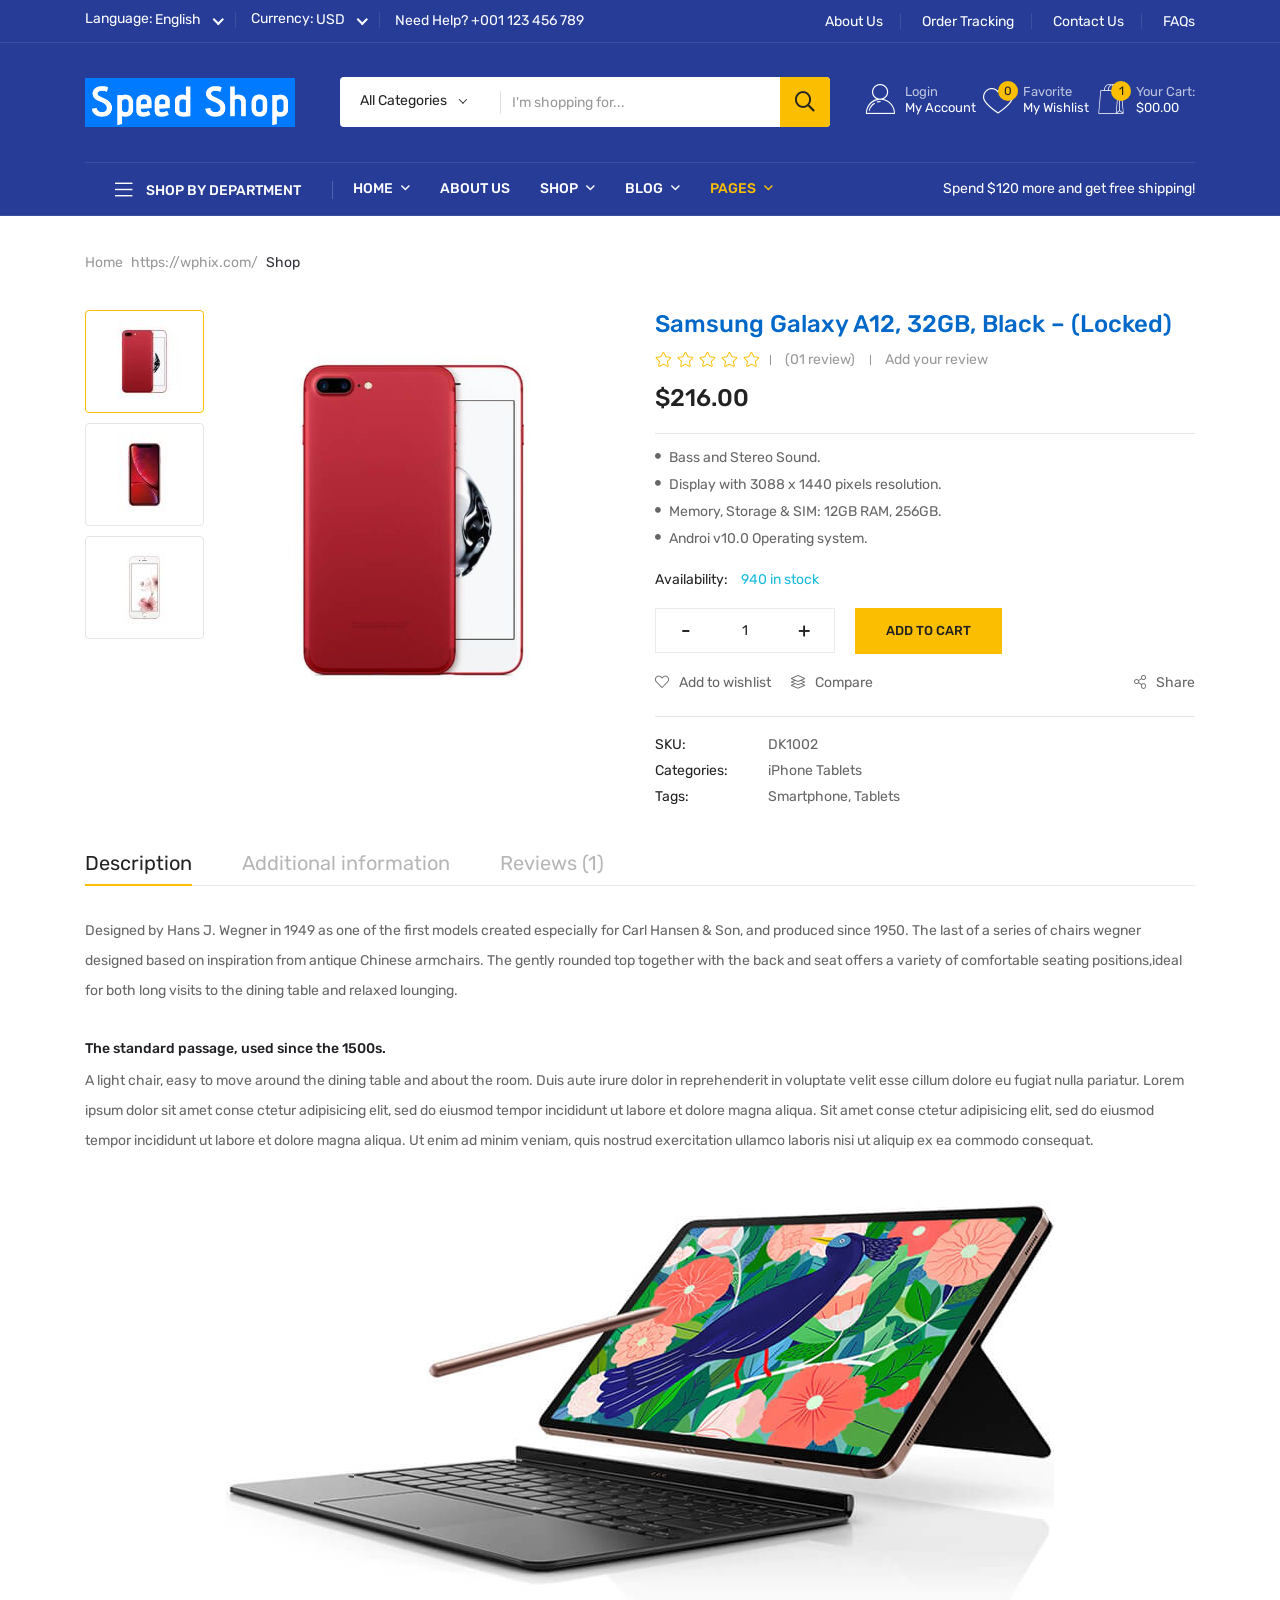
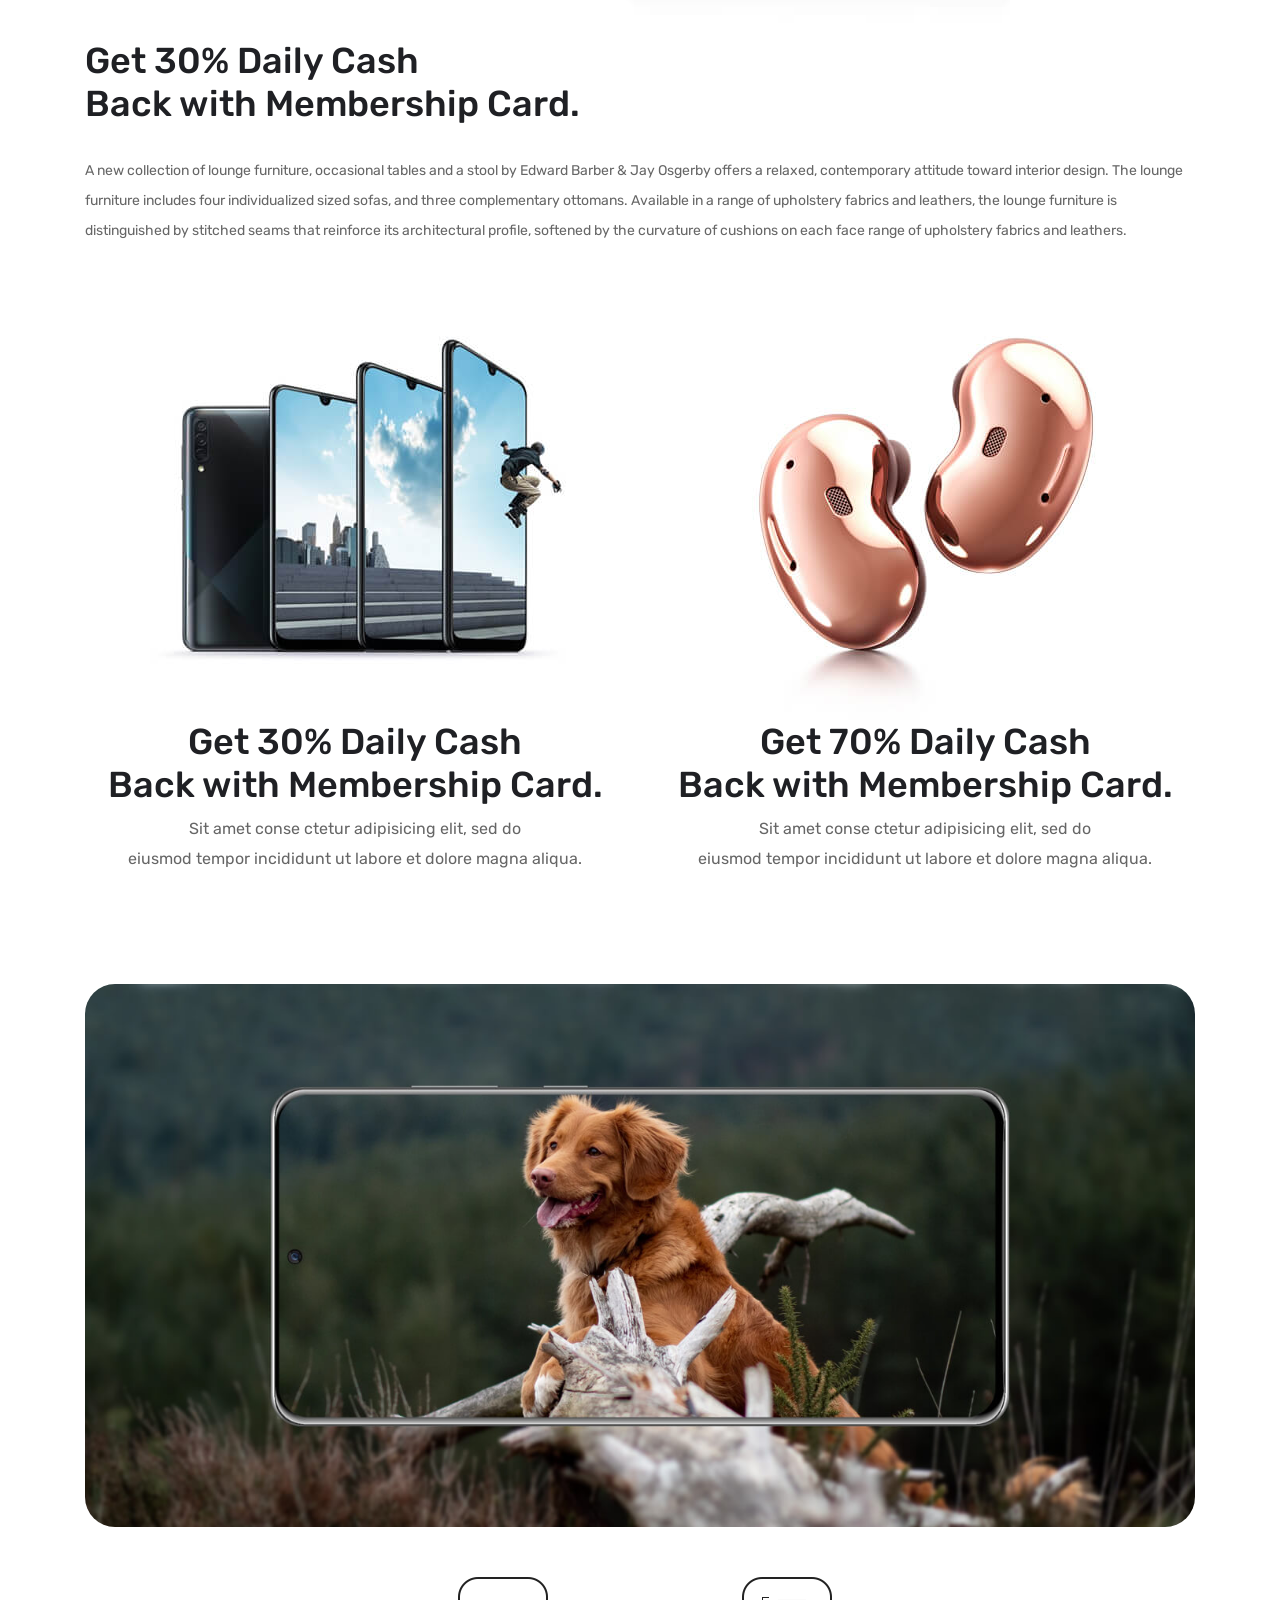
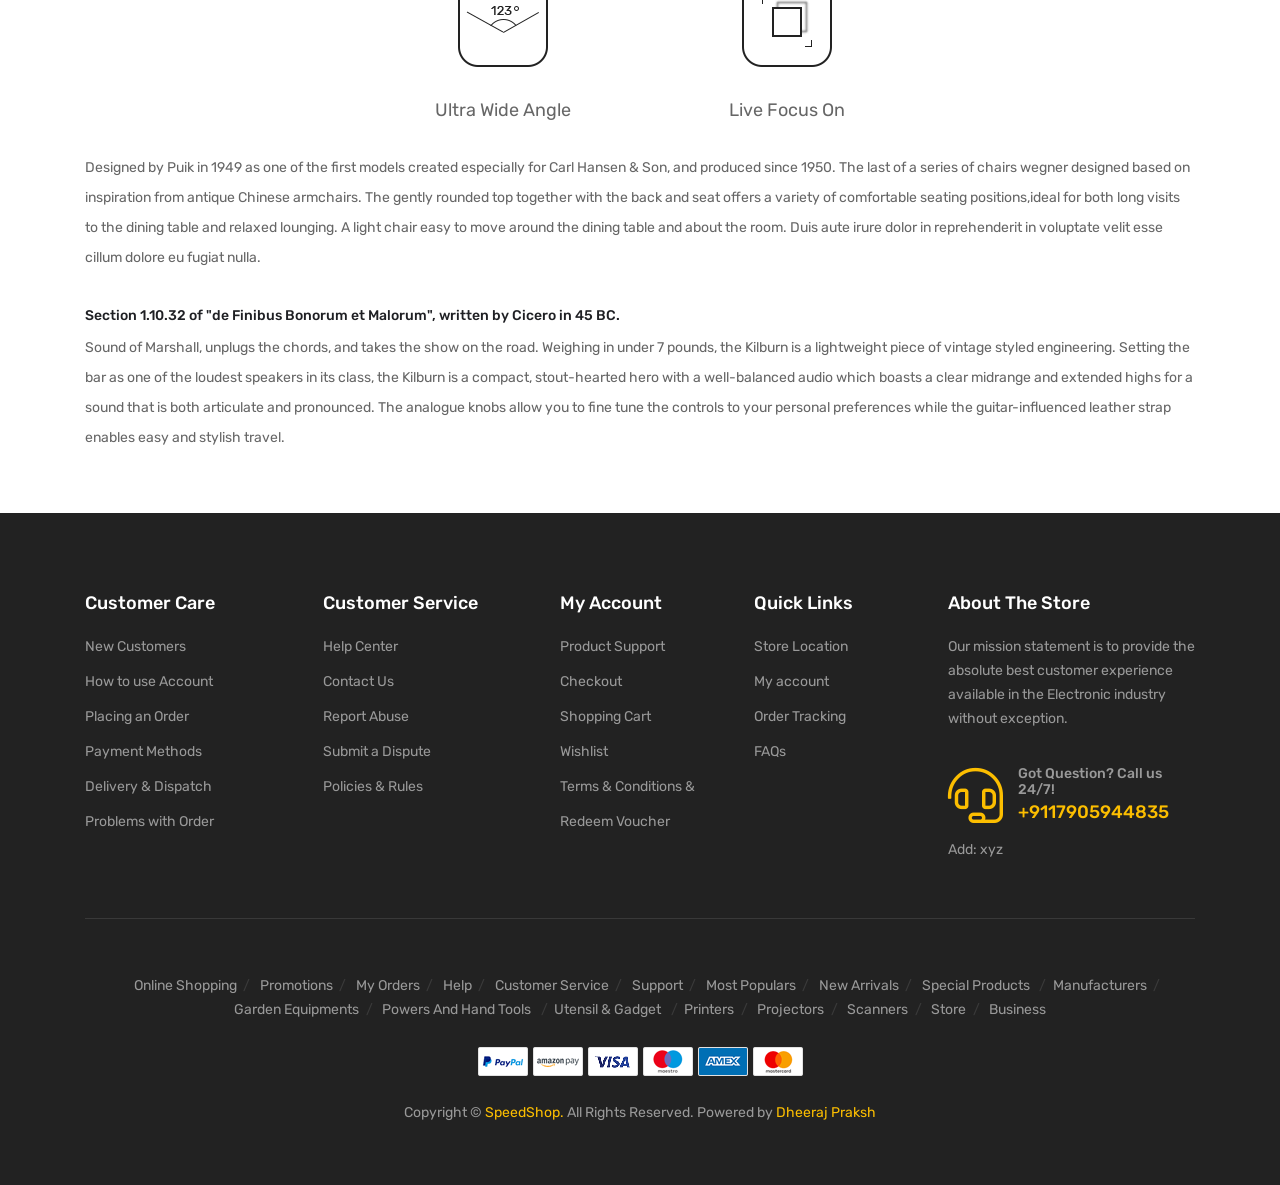
<file: product-details.html>
<!doctype html>
<html class="no-js" lang="zxx">
   
<head>
      <meta charset="utf-8">
      <meta http-equiv="x-ua-compatible" content="ie=edge">
      <title>Speed Shop </title>
      <meta name="description" content="">
      <meta name="viewport" content="width=device-width, initial-scale=1">
      <!-- Place favicon.ico in the root directory -->
      <link rel="shortcut icon" type="image/x-icon" href="assets/img/favicon.png">
      <!-- CSS here -->
      <link rel="stylesheet" href="assets/css/preloader.css">
      <link rel="stylesheet" href="assets/css/bootstrap.css">
      <link rel="stylesheet" href="assets/css/meanmenu.css">
      <link rel="stylesheet" href="assets/css/animate.css">
      <link rel="stylesheet" href="assets/css/owl-carousel.css">
      <link rel="stylesheet" href="assets/css/swiper-bundle.css">
      <link rel="stylesheet" href="assets/css/backtotop.css">
      <link rel="stylesheet" href="assets/css/ui-range-slider.css">
      <link rel="stylesheet" href="assets/css/magnific-popup.css">
      <link rel="stylesheet" href="assets/css/nice-select.css">
      <link rel="stylesheet" href="assets/flaticon/flaticon.css">
      <link rel="stylesheet" href="assets/css/font-awesome-pro.css">
      <link rel="stylesheet" href="assets/css/default.css">
      <link rel="stylesheet" href="assets/css/style.css">
   </head>
   <body>
      <!--[if lte IE 9]>
      <p class="browserupgrade">You are using an <strong>outdated</strong> browser. Please <a href="https://browsehappy.com/">upgrade your browser</a> to improve your experience and security.</p>
      <![endif]-->


    <!-- preloader start -->
    <div id="loading">
        <div id="loading-center">
            <div id="loading-center-absolute">
                <svg viewBox="0 0 58 58" id="mustard" class="product">
                <g>
                <path style="fill:#ED7161;" d="M39.869,58H18.131C16.954,58,16,57.046,16,55.869V12.621C16,11.726,16.726,11,17.621,11h22.757
                    C41.274,11,42,11.726,42,12.621v43.248C42,57.046,41.046,58,39.869,58z" />
                <polygon style="fill:#D13834;" points="35,11 23,11 27.615,0 30.385,0 	" />
                <rect x="16" y="16" style="fill:#D75A4A;" width="26" height="2" />
                <rect x="20" y="11" style="fill:#D75A4A;" width="2" height="6" />
                <rect x="25" y="11" style="fill:#D75A4A;" width="2" height="6" />
                <rect x="30" y="11" style="fill:#D75A4A;" width="2" height="6" />
                <rect x="36" y="11" style="fill:#D75A4A;" width="2" height="6" />
                <circle style="fill:#D13834;" cx="29" cy="36" r="10" />
                </g>
                </svg>
                <svg viewBox="0 0 49.818 49.818" id="meat" class="product">
                    <g>
                    <path style="fill:#994530;" d="M0.953,38.891c0,0,3.184,6.921,11.405,9.64c1.827,0.604,3.751,0.751,5.667,0.922
                        c7.866,0.703,26.714-0.971,31.066-18.976c1.367-5.656,0.76-11.612-1.429-17.003C44.51,5.711,37.447-4.233,22.831,2.427
                        c-8.328,3.795-7.696,10.279-5.913,14.787c2.157,5.456-2.243,11.081-8.06,10.316C1.669,26.584-1.825,30.904,0.953,38.891z" />
                    <g>
                        <path style="fill:#D75A4A;" d="M4.69,37.18c0.402,0.785,3.058,5.552,9.111,7.554c1.335,0.441,2.863,0.577,4.482,0.72l0.282,0.025
                            c0.818,0.073,1.698,0.11,2.617,0.11c18.18,0,22.854-11.218,24.02-16.041c1.134-4.693,0.706-9.703-1.235-14.488
                            C41.049,7.874,36.856,4.229,31.506,4.229c-2.21,0-4.683,0.615-7.349,1.83c-2.992,1.364-6.676,3.921-4.13,10.36
                            c1.284,3.25,0.912,6.746-1.023,9.591c-2.17,3.191-6.002,4.901-9.895,4.39c-0.493-0.065-0.966-0.099-1.404-0.099
                            c-1.077,0-2.502,0.198-3.173,1.143C3.765,32.524,3.823,34.609,4.69,37.18z" />
                        <path style="fill:#C64940;" d="M21.184,46.589c-0.948,0-1.858-0.038-2.706-0.114l-0.283-0.025
                            c-1.674-0.147-3.257-0.287-4.706-0.767c-6.376-2.108-9.188-7.073-9.688-8.047l-0.058-0.137c-0.984-2.917-0.993-5.273-0.026-6.635
                            c0.912-1.285,2.89-1.807,5.524-1.456c3.537,0.466,6.959-1.054,8.936-3.961c1.746-2.565,2.082-5.723,0.921-8.661
                            c-3.189-8.065,2.707-10.754,4.645-11.638c9.68-4.407,16.81-1.155,21.152,9.535c2.021,4.981,2.464,10.202,1.28,15.099
                            C44.953,34.836,40.073,46.589,21.184,46.589z M5.613,36.787c0.401,0.758,2.936,5.155,8.503,6.997
                            c1.229,0.406,2.699,0.536,4.256,0.673l0.284,0.025c0.788,0.07,1.639,0.106,2.527,0.106c17.469,0,21.938-10.683,23.048-15.276
                            c1.084-4.487,0.672-9.286-1.19-13.877C40.29,8.663,36.409,5.229,31.506,5.229c-2.067,0-4.4,0.585-6.934,1.74
                            c-3.02,1.376-5.81,3.532-3.615,9.083c1.408,3.563,0.998,7.398-1.126,10.521c-2.404,3.534-6.563,5.386-10.852,4.818
                            c-1.793-0.236-3.197,0.019-3.632,0.632C4.912,32.636,4.756,34.207,5.613,36.787z" />
                    </g>
                    <g>
                        <circle style="fill:#E6E6E6;" cx="32.455" cy="12.779" r="4" />
                        <path style="fill:#7A3726;" d="M32.455,17.779c-2.757,0-5-2.243-5-5s2.243-5,5-5s5,2.243,5,5S35.212,17.779,32.455,17.779z
                            M32.455,9.779c-1.654,0-3,1.346-3,3s1.346,3,3,3s3-1.346,3-3S34.109,9.779,32.455,9.779z" />
                    </g>
                    <path style="fill:#C64940;" d="M25.617,45.684l-1.941-0.479c0.435-1.761-1.063-3.216-3.446-4.859
                        c-2.875-1.984-4.817-5.117-5.327-8.595c-0.186-1.266-0.425-2.285-0.428-2.295l1.922-0.548c0.01,0.028,1.09,3.104,3.978,4.314
                        c2.094,0.877,4.667,0.598,7.648-0.832c11.578-5.554,17.102-2.646,17.332-2.52l-0.967,1.752c-0.04-0.021-4.97-2.48-15.5,2.57
                        c-3.53,1.694-6.662,1.984-9.312,0.863c-0.801-0.339-1.49-0.779-2.078-1.265c0.769,1.974,2.11,3.695,3.867,4.907
                        C23.149,39.931,26.472,42.222,25.617,45.684z" />
                    <path style="fill:#C64940;" d="M27.074,27.586c-5.37,0-7.605-3.694-7.633-3.74l1.727-1.01l-0.863,0.505l0.859-0.511
                        c0.108,0.179,2.714,4.335,9.738,2.105c1.54-0.794,12.038-6.002,15.619-2.289l-1.439,1.389c-1.979-2.052-9.229,0.576-13.332,2.714
                        l-0.154,0.064C29.892,27.364,28.389,27.586,27.074,27.586z" />
                    </g>
                </svg>
                <svg viewBox="0 0 49 49" id="soda" class="product">
                    <g>
                    <path style="fill:#E22F37;" d="M9.5,27V5.918c0-1.362,0.829-2.587,2.094-3.093l0,0C12.642,2.406,13.5,1.14,13.5,0.011L13.5,0v0
                        l11,0l11,0v0v0.011c0,1.129,0.858,2.395,1.906,2.814l0,0c1.265,0.506,2.094,1.73,2.094,3.093V27v-5v21.082
                        c0,1.362-0.829,2.587-2.094,3.093h0c-1.048,0.419-1.906,1.686-1.906,2.814V49l0,0h-11h-11l0,0l0-0.011
                        c0-1.129-0.858-2.395-1.906-2.814h0c-1.265-0.506-2.094-1.73-2.094-3.093V22" />
                    <path style="fill:#F75B57;" d="M18.5,7h-5c-0.553,0-1-0.447-1-1s0.447-1,1-1h5c0.553,0,1,0.447,1,1S19.053,7,18.5,7z" />
                    <path style="fill:#F75B57;" d="M35.5,7h-13c-0.553,0-1-0.447-1-1s0.447-1,1-1h13c0.553,0,1,0.447,1,1S36.053,7,35.5,7z" />
                    <path style="fill:#994530;" d="M18.5,45h-5c-0.553,0-1-0.447-1-1s0.447-1,1-1h5c0.553,0,1,0.447,1,1S19.053,45,18.5,45z" />
                    <path style="fill:#994530;" d="M35.5,45h-13c-0.553,0-1-0.447-1-1s0.447-1,1-1h13c0.553,0,1,0.447,1,1S36.053,45,35.5,45z" />
                    <polygon style="fill:#E6E6E6;" points="39.5,32 9.5,42 9.5,20 39.5,10 	" />
                    <polygon style="fill:#F9D70B;" points="39.5,28 9.5,38 9.5,24 39.5,14 	" />
                    </g>
                </svg>
                <div class="cart-container">
                    <svg viewBox="0 0 512 512" id="cart">
                    <circle cx="376.8" cy="440" r="55" />
                    <circle cx="192" cy="440" r="55" />
                    <polygon points="128,0 0.8,0 0.8,32 104.8,32 136.8,124.8 170.4,124.8 " />
                    <polygon style="fill:#ED7161;" points="250.4,49.6 224,124.8 411.2,124.8 " />
                    <polygon style="fill:#ee5a46;" points="411.2,124.8 224,124.8 170.4,124.8 136.8,124.8 68,124.8 141.6,361.6 427.2,361.6 
                    511.2,124.8 " />
                    <g>
                        <rect x="166.4" y="185.6" style="fill:#FFFFFF;" width="255.2" height="16" />
                        <rect x="166.4" y="237.6" style="fill:#FFFFFF;" width="166.4" height="16" />
                    </g>
                    </svg>
                </div>
            </div>
        </div>
    </div>
    <!-- preloader end -->

      <!-- back to top start -->
      <div class="progress-wrap">
         <svg class="progress-circle svg-content" width="100%" height="100%" viewBox="-1 -1 102 102">
            <path d="M50,1 a49,49 0 0,1 0,98 a49,49 0 0,1 0,-98" />
         </svg>
      </div>
      <!-- back to top end -->
      
    <!-- header-start -->
     <header class="header d-blue-bg">
        <div class="header-top">
            <div class="container">
                <div class="header-inner">
                    <div class="row align-items-center">
                        <div class="col-xl-6 col-lg-7">
                            <div class="header-inner-start">
                                <div class="header__currency border-right">
                                    <div class="s-name">
                                        <span>Language: </span>
                                    </div>
                                    <select>
                                        <option>English</option>
                                        <option>Deutsch</option>
                                        <option>Français</option>
                                        <option>Espanol</option>
                                    </select>
                                </div>
                                <div class="header__lang border-right">
                                    <div class="s-name">
                                        <span>Currency: </span>
                                    </div>
                                    <select>
                                        <option> USD</option>
                                        <option>EUR</option>
                                        <option>INR</option>
                                        <option>BDT</option>
                                        <option>BGD</option>
                                    </select>
                                </div>
                                <div class="support d-none d-sm-block">
                                    <p>Need Help? <a href="tel:+001123456789">+001 123 456 789</a></p>
                                </div>
                            </div>
                        </div>
                        <div class="col-xl-6 col-lg-5 d-none d-lg-block">
                            <div class="header-inner-end text-md-end">
                                <div class="ovic-menu-wrapper">
                                    <ul>
                                        <li><a href="about.html">About Us</a></li>
                                        <li><a href="contact.html">Order Tracking</a></li>
                                        <li><a href="contact.html">Contact Us</a></li>
                                        <li><a href="faq.html">FAQs</a></li>
                                    </ul>
                                </div>
                            </div>
                        </div>
                    </div>
                </div>
            </div>
        </div>
        <div class="header-mid">
            <div class="container">
                <div class="heade-mid-inner">
                    <div class="row align-items-center">
                        <div class="col-xl-3 col-lg-3 col-md-4 col-sm-4">
                            <div class="header__info">
                                <div class="logo">
                                    <a href="index.html" class="logo-image"><img src="assets/img/logo/logo1.png" alt="logo"></a>
                                </div>
                            </div>
                        </div>
                        <div class="col-xl-5 col-lg-4 d-none d-lg-block">
                            <div class="header__search">
                                <form action="#">
                                    <div class="header__search-box">
                                        <input class="search-input" type="text" placeholder="I'm shopping for...">
                                        <button class="button" type="submit"><i class="far fa-search"></i></button>
                                    </div>
                                    <div class="header__search-cat">
                                        <select>
                                            <option>All Categories</option>
                                            <option>Best Seller Products</option>
                                            <option>Top 10 Offers</option>
                                            <option>New Arrivals</option>
                                            <option>Phones &amp; Tablets</option>
                                            <option>Electronics &amp; Digital</option>
                                            <option>Fashion &amp; Clothings</option>
                                            <option>Jewelry &amp; Watches</option>
                                            <option>Health &amp; Beauty</option>
                                            <option>Sound &amp; Speakers</option>
                                            <option>TV &amp; Audio</option>
                                            <option>Computers</option>
                                        </select>
                                    </div>
                                </form>
                            </div>
                        </div>
                        <div class="col-xl-4 col-lg-5 col-md-8 col-sm-8">
                            <div class="header-action">
                                <div class="block-userlink">
                                    <a class="icon-link" href="my-account.html">
                                    <i class="flaticon-user"></i>
                                    <span class="text">
                                    <span class="sub">Login </span>
                                    My Account </span>
                                    </a>
                                </div>
                                <div class="block-wishlist action">
                                    <a class="icon-link" href="wishlist.html">
                                    <i class="flaticon-heart"></i>
                                    <span class="count">0</span>
                                    <span class="text">
                                    <span class="sub">Favorite</span>
                                    My Wishlist </span>
                                    </a>
                                </div>
                                <div class="block-cart action">
                                    <a class="icon-link" href="cart.html">
                                    <i class="flaticon-shopping-bag"></i>
                                    <span class="count">1</span>
                                    <span class="text">
                                    <span class="sub">Your Cart:</span>
                                    $00.00 </span>
                                    </a>
                                    <div class="cart">
                                        <div class="cart__mini">
                                            <ul>
                                                <li>
                                                  <div class="cart__title">
                                                    <h4>Your Cart</h4>
                                                    <span>(1 Item in Cart)</span>
                                                  </div>
                                                </li>
                                                <li>
                                                  <div class="cart__item d-flex justify-content-between align-items-center">
                                                    <div class="cart__inner d-flex">
                                                      <div class="cart__thumb">
                                                        <a href="product-details.html">
                                                          <img src="assets/img/cart/20.jpg" alt="">
                                                        </a>
                                                      </div>
                                                      <div class="cart__details">
                                                        <h6><a href="product-details.html"> Samsung C49J89: £875, Debenhams Plus  </a></h6>
                                                        <div class="cart__price">
                                                          <span>$255.00</span>
                                                        </div>
                                                      </div>
                                                    </div>
                                                    <div class="cart__del">
                                                        <a href="#"><i class="fal fa-times"></i></a>
                                                    </div>
                                                  </div>
                                                </li>
                                                <li>
                                                  <div class="cart__sub d-flex justify-content-between align-items-center">
                                                    <h6>Subtotal</h6>
                                                    <span class="cart__sub-total">$255.00</span>
                                                  </div>
                                                </li>
                                                <li>
                                                    <a href="cart.html" class="wc-cart mb-10">View cart</a>
                                                    <a href="checkout.html" class="wc-checkout">Checkout</a>
                                                </li>
                                            </ul>
                                        </div>
                                    </div>
                                </div>
                            </div>
                        </div>
                    </div>
                </div>
            </div>
        </div>
        <div class="header__bottom">
            <div class="container">
                <div class="row g-0 align-items-center">
                    <div class="col-lg-3">                        
                        <div class="cat__menu-wrapper side-border d-none d-lg-block">
                            <div class="cat-toggle">
                                <button type="button" class="cat-toggle-btn cat-toggle-btn-1"><i class="fal fa-bars"></i> Shop by department</button>
                                <div class="cat__menu">
                                    <nav id="mobile-menu" style="display: block;">
                                        <ul>
                                            <li>
                                                <a href="product.html">All Categories <i class="far fa-angle-down"></i></a>
                                                <ul class="mega-menu">
                                                    <li><a href="product.html">Shop Pages</a>
                                                        <ul class="mega-item">
                                                            <li><a href="product-details.html">Standard SHop Page</a></li>
                                                            <li><a href="product-details.html">Shop Right Sidebar</a></li>
                                                            <li><a href="product-details.html">Shop Left Sidebar</a></li>
                                                            <li><a href="product-details.html">Shop 3 Column</a></li>
                                                            <li><a href="product-details.html">Shop 4 Column</a></li>
                                                        </ul>
                                                    </li>
                                                    <li><a href="product.html">Product Pages</a>
                                                        <ul class="mega-item">
                                                            <li><a href="product-details.html">Product Details</a></li>
                                                            <li><a href="product-details.html">Product V2</a></li>
                                                            <li><a href="product-details.html">Product V3</a></li>
                                                            <li><a href="product-details.html">Varriable Product</a></li>
                                                            <li><a href="product-details.html">External Product</a></li>
                                                        </ul>
                                                    </li>
                                                    <li><a href="product.html">Other Pages</a>
                                                        <ul class="mega-item">
                                                            <li><a href="product-details.html">wishlist</a></li>
                                                            <li><a href="product-details.html">Shopping Cart</a></li>
                                                            <li><a href="product-details.html">Checkout</a></li>
                                                            <li><a href="product-details.html">Login</a></li>
                                                            <li><a href="product-details.html">Register</a></li>
                                                        </ul>
                                                    </li>
                                                    <li><a href="product.html">Phone &amp; Tablets</a>
                                                        <ul class="mega-item">
                                                            <li><a href="product-details.html">Catagory 1</a></li>
                                                            <li><a href="product-details.html">Catagory 2</a></li>
                                                            <li><a href="product-details.html">Catagory 3</a></li>
                                                        </ul>
                                                    </li>
                                                    <li><a href="product.html">Phone &amp; Tablets</a>
                                                        <ul class="mega-item">
                                                            <li><a href="product-details.html">Catagory 1</a></li>
                                                            <li><a href="product-details.html">Catagory 2</a></li>
                                                            <li><a href="product-details.html">Catagory 3</a></li>
                                                        </ul>
                                                    </li>
                                                </ul>
                                            </li>
                                            <li>
                                                <a href="product.html">Phone and Electronics <i class="far fa-angle-down"></i></a>
                                                <ul class="mega-menu mega-menu-2">
                                                    <li><a href="product.html">Shop Pages</a>
                                                        <ul class="mega-item">
                                                            <li><a href="product-details.html">Standard SHop Page</a></li>
                                                            <li><a href="product-details.html">Shop Right Sidebar</a></li>
                                                            <li><a href="product-details.html">Shop Left Sidebar</a></li>
                                                            <li><a href="product-details.html">Shop 3 Column</a></li>
                                                            <li><a href="product-details.html">Shop 4 Column</a></li>
                                                        </ul>
                                                    </li>
                                                    <li><a href="product.html">Product Pages</a>
                                                        <ul class="mega-item">
                                                            <li><a href="product-details.html">Product Details</a></li>
                                                            <li><a href="product-details.html">Product V2</a></li>
                                                            <li><a href="product-details.html">Product V3</a></li>
                                                            <li><a href="product-details.html">Varriable Product</a></li>
                                                            <li><a href="product-details.html">External Product</a></li>
                                                        </ul>
                                                    </li>
                                                    <li><a href="product.html">Other Pages</a>
                                                        <ul class="mega-item">
                                                            <li><a href="product-details.html">wishlist</a></li>
                                                            <li><a href="product-details.html">Shopping Cart</a></li>
                                                            <li><a href="product-details.html">Checkout</a></li>
                                                            <li><a href="product-details.html">Login</a></li>
                                                            <li><a href="product-details.html">Register</a></li>
                                                        </ul>
                                                    </li>
                                                    <li><a href="product.html">Phone &amp; Tablets</a>
                                                        <ul class="mega-item">
                                                            <li><a href="product-details.html">Catagory 1</a></li>
                                                            <li><a href="product-details.html">Catagory 2</a></li>
                                                            <li><a href="product-details.html">Catagory 3</a></li>
                                                        </ul>
                                                    </li>
                                                    <li><a href="product.html">Phone &amp; Tablets</a>
                                                        <ul class="mega-item">
                                                            <li><a href="product-details.html">Catagory 1</a></li>
                                                            <li><a href="product-details.html">Catagory 2</a></li>
                                                            <li><a href="product-details.html">Catagory 3</a></li>
                                                        </ul>
                                                    </li>
                                                </ul>
                                            </li>
                                            <li>
                                                <a href="product.html">Best Seller Products
                                                    <span class="cat-label">hot!</span>
                                                    <i class="far fa-angle-down"></i>
                                                </a>
                                                <ul class="mega-menu">
                                                    <li><a href="product.html">Shop Pages</a>
                                                        <ul class="mega-item">
                                                            <li><a href="product-details.html">Standard SHop Page</a></li>
                                                            <li><a href="product-details.html">Shop Right Sidebar</a></li>
                                                            <li><a href="product-details.html">Shop Left Sidebar</a></li>
                                                            <li><a href="product-details.html">Shop 3 Column</a></li>
                                                            <li><a href="product-details.html">Shop 4 Column</a></li>
                                                        </ul>
                                                    </li>
                                                    <li><a href="product.html">Product Pages</a>
                                                        <ul class="mega-item">
                                                            <li><a href="product-details.html">Product Details</a></li>
                                                            <li><a href="product-details.html">Product V2</a></li>
                                                            <li><a href="product-details.html">Product V3</a></li>
                                                            <li><a href="product-details.html">Varriable Product</a></li>
                                                            <li><a href="product-details.html">External Product</a></li>
                                                        </ul>
                                                    </li>
                                                    <li><a href="product.html">Other Pages</a>
                                                        <ul class="mega-item">
                                                            <li><a href="product-details.html">wishlist</a></li>
                                                            <li><a href="product-details.html">Shopping Cart</a></li>
                                                            <li><a href="product-details.html">Checkout</a></li>
                                                            <li><a href="product-details.html">Login</a></li>
                                                            <li><a href="product-details.html">Register</a></li>
                                                        </ul>
                                                    </li>
                                                    <li><a href="product.html">Phone &amp; Tablets</a>
                                                        <ul class="mega-item">
                                                            <li><a href="product-details.html">Catagory 1</a></li>
                                                            <li><a href="product-details.html">Catagory 2</a></li>
                                                            <li><a href="product-details.html">Catagory 3</a></li>
                                                        </ul>
                                                    </li>
                                                    <li><a href="product.html">Phone &amp; Tablets</a>
                                                        <ul class="mega-item">
                                                            <li><a href="product-details.html">Catagory 1</a></li>
                                                            <li><a href="product-details.html">Catagory 2</a></li>
                                                            <li><a href="product-details.html">Catagory 3</a></li>
                                                        </ul>
                                                    </li>
                                                </ul>
                                            </li>
                                            <li>
                                                <a href="product.html">Top 10 Offers
                                                    <span class="cat-label green">new!</span>
                                                </a>
                                            </li>
                                            <li>
                                                <a href="product.html">New Arrivals <i class="far fa-angle-down"></i></a>
                                                <ul class="submenu">
                                                    <li><a href="product.html">Home Appliances</a></li>
                                                    <li><a href="product.html">Technology</a>
                                                        <ul class="submenu">
                                                            <li><a href="product.html">Storage Devices</a></li>
                                                            <li><a href="product.html">Monitors</a></li>
                                                            <li><a href="product.html">Laptops</a></li>
                                                        </ul>
                                                    </li>
                                                    <li><a href="product.html">Office Equipments</a></li>
                                                </ul>
                                            </li>
                                            <li><a href="product.html">TV &amp; Audio</a></li>
                                            <li><a href="product.html">Electronics &amp; Digital</a></li>
                                            <li class="d-laptop-none"><a href="product.html">Fashion &amp; Clothings</a></li>
                                            <li class="d-laptop-none"><a href="product.html">Jewelry &amp; Watches</a></li>
                                            <li><a href="product.html">Health &amp; Beauty</a></li>
                                        </ul>
                                    </nav>
                                </div>
                            </div>
                        </div>
                    </div>
                    <div class="col-lg-6 col-md-6 col-3">
                      <div class="header__bottom-left d-flex d-xl-block align-items-center">
                        <div class="side-menu d-lg-none mr-20">
                          <button type="button" class="side-menu-btn offcanvas-toggle-btn"><i class="fas fa-bars"></i></button>
                        </div>
                        <div class="main-menu d-none d-lg-block">
                            <nav>
                                <ul>
                                    <li>
                                        <a href="index.html">Home <i class="far fa-angle-down"></i></a>
                                        <ul class="megamenu-1">
                                            <li><a href="index.html">Home Pages</a>
                                                <ul class="mega-item">
                                                    <li><a href="index.html">Home One</a></li>
                                                    <li><a href="index-2.html">Home Two</a></li>
                                                    <li><a href="index-3.html">Home Three</a></li>
                                                    <li><a href="product-details.html">Shop Right Sidebar</a></li>
                                                    <li><a href="product-details.html">Shop Left Sidebar</a></li>
                                                    <li><a href="product-details.html">Shop 3 Column</a></li>
                                                    <li><a href="product-details.html">Shop 4 Column</a></li>
                                                </ul>
                                            </li>
                                            <li><a href="product.html">Product Pages</a>
                                                <ul class="mega-item">
                                                    <li><a href="product-details.html">Product Details</a></li>
                                                    <li><a href="product-details.html">Product V2</a></li>
                                                    <li><a href="product-details.html">Product V3</a></li>
                                                    <li><a href="product-details.html">Varriable Product</a></li>
                                                    <li><a href="product-details.html">External Product</a></li>
                                                </ul>
                                            </li>
                                            <li><a href="product.html">Other Pages</a>
                                                <ul class="mega-item">
                                                    <li><a href="product-details.html">wishlist</a></li>
                                                    <li><a href="product-details.html">Shopping Cart</a></li>
                                                    <li><a href="product-details.html">Checkout</a></li>
                                                    <li><a href="product-details.html">Login</a></li>
                                                    <li><a href="product-details.html">Register</a></li>
                                                </ul>
                                            </li>
                                            <li><a href="product.html">Phone &amp; Tablets</a>
                                                <ul class="mega-item">
                                                    <li><a href="product-details.html">Catagory 1</a></li>
                                                    <li><a href="product-details.html">Catagory 2</a></li>
                                                    <li><a href="product-details.html">Catagory 3</a></li>
                                                    <li><a href="product-details.html">Catagory 4</a></li>
                                                </ul>
                                            </li>
                                            <li><a href="product.html">Phone &amp; Tablets</a>
                                                <ul class="mega-item">
                                                    <li><a href="product-details.html">Catagory 1</a></li>
                                                    <li><a href="product-details.html">Catagory 2</a></li>
                                                    <li><a href="product-details.html">Catagory 3</a></li>
                                                    <li><a href="product-details.html">Catagory 4</a></li>
                                                </ul>
                                            </li>
                                        </ul>
                                    </li>
                                    <li><a href="about.html">About Us</a></li>
                                    <li class="has-mega"><a href="shop.html">Shop <i class="far fa-angle-down"></i></a>
                                        <div class="mega-menu">
                                            <div class="container container-mega">
                                                <ul>
                                                    <li>
                                                        <ul>
                                                        <li class="title"><a href="shop.html">SHOP LAYOUT</a></li>
                                                        <li><a href="shop.html">Pagination</a></li>
                                                        <li><a href="shop.html">Ajax Load More</a></li>
                                                        <li><a href="shop.html">Infinite Scroll</a></li>
                                                        <li><a href="shop.html">Sidebar Right</a></li>
                                                        <li><a href="shop.html">Sidebar Left</a></li>
                                                        </ul>
                                                    </li>
                                                    <li>
                                                        <ul>
                                                        <li class="title"><a href="shop.html">SHOP PAGES</a></li>
                                                        <li><a href="shop.html">List View</a></li>
                                                        <li><a href="shop.html">Small Products</a></li>
                                                        <li><a href="shop.html">Large Products</a></li>
                                                        <li><a href="shop.html">Shop — 3 Items</a></li>
                                                        <li><a href="shop.html">Shop — 4 Items</a></li>
                                                        <li><a href="shop.html">Shop — 5 Items</a></li>
                                                        </ul>
                                                    </li>
                                                    <li>
                                                        <ul>
                                                        <li class="title"><a href="shop.html">PRODUCT LAYOUT</a></li>
                                                        <li><a href="shop.html">Description Sticky</a></li>
                                                        <li><a href="shop.html">Product Carousel</a></li>
                                                        <li><a href="shop.html">Gallery Modern</a></li>
                                                        <li><a href="shop.html">Thumbnail Left</a></li>
                                                        <li><a href="shop.html">Thumbnail Right</a></li>
                                                        <li><a href="shop.html">Thumbnail Botttom</a></li>
                                                        </ul>
                                                    </li>
                                                    <li>
                                                        <ul>
                                                        <li class="title"><a href="shop.html">Basketball</a></li>
                                                        <li><a href="shop.html">East Hampton Fleece</a></li>
                                                        <li><a href="shop.html">Faxon Canvas Low</a></li>
                                                        <li><a href="shop.html">Habitasse Dictumst</a></li>
                                                        <li><a href="shop.html">Kaoreet Lobortis</a></li>
                                                        <li><a href="shop.html">NikeCourt Zoom</a></li>
                                                        <li><a href="shop.html">NikeCourts Air Zoom</a></li>
                                                        </ul>
                                                    </li>
                                                    <li>
                                                        <ul>
                                                        <li class="title"><a href="shop.html">Basketball</a></li>
                                                        <li><a href="shop.html">East Hampton Fleece</a></li>
                                                        <li><a href="shop.html">Faxon Canvas Low</a></li>
                                                        <li><a href="shop.html">Habitasse Dictumst</a></li>
                                                        <li><a href="shop.html">Kaoreet Lobortis</a></li>
                                                        <li><a href="shop.html">NikeCourt Zoom</a></li>
                                                        <li><a href="shop.html">NikeCourts Air Zoom</a></li>
                                                        </ul>
                                                    </li>
                                                    <li class="mega-image hover-effect" style="background-image: url(assets/img/bg/menu-item.jpg);"> 
                                                        <ul>
                                                          <li><a href="shop.html">
                                                            <h4>Top Cameras <br> Bestseller Products</h4>
                                                            <h5>4K</h5>
                                                            <h6>Sale Up To <span>60% Off</span></h6>
                                                          </a></li>
                                                        </ul>
                                                    </li>
                                                </ul>
                                            </div>
                                            <div class="offer mt-40">
                                                <p><b>30% OFF</b> the shipping of your first order with the code: <b>Speed-SALE30</b></p>
                                            </div>
                                        </div>
                                    </li>
                                    <li><a href="blog.html">Blog <i class="far fa-angle-down"></i></a>
                                        <ul class="submenu">
                                            <li><a href="blog.html">Blog</a></li>
                                            <li><a href="blog-details.html">Blog Details</a></li>
                                        </ul>
                                    </li>
                                    <li>
                                        <a href="about.html" class="active">pages <i class="far fa-angle-down"></i></a>
                                        <ul class="submenu">
                                            <li><a href="my-account.html">My Account</a></li>
                                            <li><a href="product-details.html" class="active">Product Details</a></li>
                                            <li><a href="faq.html">Faq Pages</a></li>
                                            <li><a href="cart.html">Cart</a></li>
                                            <li><a href="wishlist.html">Wishlist</a></li>
                                            <li><a href="checkout.html">Checkout</a></li>
                                            <li><a href="404.html">404 Error</a></li>
                                        </ul>
                                    </li> 
                                </ul>
                            </nav>
                        </div>
                      </div>
                    </div>
                    <div class="col-lg-3 col-md-6 col-9">
                        <div class="shopeing-text text-sm-end">
                            <p>Spend $120 more and get free shipping!</p>
                        </div>
                    </div>
                </div>
            </div>
        </div>
     </header>
     <!-- header-end -->

    <!-- offcanvas area start -->
    <div class="offcanvas__area">
        <div class="offcanvas__wrapper">
        <div class="offcanvas__close">
            <button class="offcanvas__close-btn" id="offcanvas__close-btn">
                <i class="fal fa-times"></i>
            </button>
        </div>
        <div class="offcanvas__content">
            <div class="offcanvas__logo mb-40">
                <a href="index.html">
                <img src="assets/img/logo/logo-white.png" alt="logo">
                </a>
            </div>
            <div class="offcanvas__search mb-25">
                <form action="#">
                    <input type="text" placeholder="What are you searching for?">
                    <button type="submit" ><i class="far fa-search"></i></button>
                </form>
            </div>
            <div class="mobile-menu fix"></div>
            <div class="offcanvas__action">

            </div>
        </div>
        </div>
    </div>
    <!-- offcanvas area end -->      
    <div class="body-overlay"></div>
    <!-- offcanvas area end -->

    <main>
        <!-- breadcrumb__area-start -->
        <section class="breadcrumb__area box-plr-75">
            <div class="container">
                <div class="row">
                    <div class="col-xxl-12">
                        <div class="breadcrumb__wrapper">
                            <nav aria-label="breadcrumb">
                                <ol class="breadcrumb">
                                  <li class="breadcrumb-item"><a href="index.html">Home</a></li>
                                  <li class="breadcrumb-item active" aria-current="page">Shop</li>
                                </ol>
                              </nav>
                        </div>
                    </div>
                </div>
            </div>
        </section>
        <!-- breadcrumb__area-end -->

        <!-- product-details-start -->
        <div class="product-details">
            <div class="container">
                <div class="row">
                    <div class="col-xl-6">
                        <div class="product__details-nav d-sm-flex align-items-start">
                            <ul class="nav nav-tabs flex-sm-column justify-content-between" id="productThumbTab" role="tablist">
                                <li class="nav-item" role="presentation">
                                  <button class="nav-link active" id="thumbOne-tab" data-bs-toggle="tab" data-bs-target="#thumbOne" type="button" role="tab" aria-controls="thumbOne" aria-selected="true">
                                      <img src="assets/img/product/nav/product-nav-1.jpg" alt="">
                                  </button>
                                </li>
                                <li class="nav-item" role="presentation">
                                  <button class="nav-link" id="thumbTwo-tab" data-bs-toggle="tab" data-bs-target="#thumbTwo" type="button" role="tab" aria-controls="thumbTwo" aria-selected="false">
                                    <img src="assets/img/product/nav/product-nav-2.jpg" alt="">
                                  </button>
                                </li>
                                <li class="nav-item" role="presentation">
                                  <button class="nav-link" id="thumbThree-tab" data-bs-toggle="tab" data-bs-target="#thumbThree" type="button" role="tab" aria-controls="thumbThree" aria-selected="false">
                                    <img src="assets/img/product/nav/product-nav-3.jpg" alt="">
                                  </button>
                                </li>
                            </ul>
                            <div class="product__details-thumb">
                                <div class="tab-content" id="productThumbContent">
                                    <div class="tab-pane fade show active" id="thumbOne" role="tabpanel" aria-labelledby="thumbOne-tab">
                                        <div class="product__details-nav-thumb w-img">
                                            <img src="assets/img/product/nav/product-nav-big-1.jpg" alt="">
                                        </div>
                                    </div>
                                    <div class="tab-pane fade" id="thumbTwo" role="tabpanel" aria-labelledby="thumbTwo-tab">
                                        <div class="product__details-nav-thumb w-img">
                                            <img src="assets/img/product/nav/product-nav-big-3.jpg" alt="">
                                        </div>
                                    </div>
                                    <div class="tab-pane fade" id="thumbThree" role="tabpanel" aria-labelledby="thumbThree-tab">
                                        <div class="product__details-nav-thumb w-img">
                                            <img src="assets/img/product/nav/product-nav-big-2.jpg" alt="">
                                        </div>
                                    </div>
                                  </div>
                            </div>
                        </div>
                    </div>
                    <div class="col-xl-6">
                        <div class="product__details-content">
                            <h6>Samsung Galaxy A12, 32GB, Black – (Locked)</h6>
                            <div class="pd-rating mb-10">
                                <ul class="rating">
                                    <li><a href="#"><i class="fal fa-star"></i></a></li>
                                    <li><a href="#"><i class="fal fa-star"></i></a></li>
                                    <li><a href="#"><i class="fal fa-star"></i></a></li>
                                    <li><a href="#"><i class="fal fa-star"></i></a></li>
                                    <li><a href="#"><i class="fal fa-star"></i></a></li>
                                </ul>
                                <span>(01 review)</span>
                                <span><a href="#">Add your review</a></span>
                            </div>
                            <div class="price mb-10">
                                <span>$216.00</span>
                            </div>
                            <div class="features-des mb-20 mt-10">
                                <ul>
                                    <li><a href="product-details.html"><i class="fas fa-circle"></i> Bass and Stereo Sound.</a></li>
                                    <li><a href="product-details.html"><i class="fas fa-circle"></i> Display with 3088 x 1440 pixels resolution.</a></li>
                                    <li><a href="product-details.html"><i class="fas fa-circle"></i> Memory, Storage &amp; SIM: 12GB RAM, 256GB.</a></li>
                                    <li><a href="product-details.html"><i class="fas fa-circle"></i> Androi v10.0 Operating system.</a></li>
                                </ul>
                            </div>
                            <div class="product-stock mb-20">
                                <h5>Availability: <span> 940 in stock</span></h5>
                            </div>
                            <div class="cart-option mb-15">
                                <div class="product-quantity mr-20">
                                    <div class="cart-plus-minus p-relative"><input type="text" value="1"><div class="dec qtybutton">-</div><div class="inc qtybutton">+</div></div>
                                </div>
                                <a href="cart.html" class="cart-btn">Add to Cart</a>
                            </div>
                            <div class="details-meta">
                                <div class="d-meta-left">
                                    <div class="dm-item mr-20">
                                        <a href="#"><i class="fal fa-heart"></i>Add to wishlist</a>
                                    </div>
                                    <div class="dm-item">
                                        <a href="#"><i class="fal fa-layer-group"></i>Compare</a>
                                    </div>
                                </div>
                                <div class="d-meta-left">
                                    <div class="dm-item">
                                        <a href="#"><i class="fal fa-share-alt"></i>Share</a>
                                    </div>
                                </div>
                            </div>
                            <div class="product-tag-area mt-15">
                                <div class="product_info">
                                    <span class="sku_wrapper">
                                        <span class="title">SKU:</span>
                                        <span class="sku">DK1002</span>
                                    </span>
                                    <span class="posted_in">
                                        <span class="title">Categories:</span>
                                        <a href="#">iPhone</a>
                                        <a href="#">Tablets</a>
                                    </span>
                                    <span class="tagged_as">
                                        <span class="title">Tags:</span>
                                        <a href="#">Smartphone</a>, 
                                        <a href="#">Tablets</a>
                                    </span>
                                </div>
                            </div>
                        </div>
                    </div>
                </div>
            </div>
        </div>
        <!-- product-details-end -->

        <!-- product-details-des-start -->
        <div class="product-details-des mt-40 mb-60">
            <div class="container">
                <div class="row">
                    <div class="col-xl-12">
                        <div class="product__details-des-tab">
                            <ul class="nav nav-tabs" id="productDesTab" role="tablist">
                                <li class="nav-item" role="presentation">
                                  <button class="nav-link active" id="des-tab" data-bs-toggle="tab" data-bs-target="#des" type="button" role="tab" aria-controls="des" aria-selected="true">Description </button>
                                </li>
                                <li class="nav-item" role="presentation">
                                    <button class="nav-link" id="aditional-tab" data-bs-toggle="tab" data-bs-target="#aditional" type="button" role="tab" aria-controls="aditional" aria-selected="false">Additional information</button>
                                  </li>
                                <li class="nav-item" role="presentation">
                                  <button class="nav-link" id="review-tab" data-bs-toggle="tab" data-bs-target="#review" type="button" role="tab" aria-controls="review" aria-selected="false">Reviews (1) </button>
                                </li>
                              </ul>
                        </div>
                    </div>
                </div>
                <div class="tab-content" id="prodductDesTaContent">
                    <div class="tab-pane fade active show" id="des" role="tabpanel" aria-labelledby="des-tab">
                        <div class="product__details-des-wrapper">
                            <p class="des-text mb-35">Designed by Hans J. Wegner in 1949 as one of the first models created especially for Carl Hansen & Son, and produced since 1950. The last of a series of chairs wegner designed based on inspiration from antique Chinese armchairs. The gently rounded top together with the back and seat offers a variety of comfortable seating positions,ideal for both long visits to the dining table and relaxed lounging.</p>
                            <h6 class="des-sm-title">The standard passage, used since the 1500s.</h6>
                            <p class="des-text mb-35">A light chair, easy to move around the dining table and about the room. Duis aute irure dolor in reprehenderit in voluptate velit esse cillum dolore eu fugiat nulla pariatur. Lorem ipsum dolor sit amet conse ctetur adipisicing elit, sed do eiusmod tempor incididunt ut labore et dolore magna aliqua. Sit amet conse ctetur adipisicing elit, sed do eiusmod tempor incididunt ut labore et dolore magna aliqua. Ut enim ad minim veniam, quis nostrud exercitation ullamco laboris nisi ut aliquip ex ea commodo consequat.</p>
                            <div class="features-des-image text-center">
                                <img src="assets/img/features-product/product-content-1.jpg" alt="">
                            </div>
                            <div class="product-des-section mb-90">
                                <h5 class="des-section mb-30">Get 30% Daily Cash
                                  <br>  Back with Membership Card.</h5>
                                  <p>A new collection of lounge furniture, occasional tables and a stool by Edward Barber & Jay Osgerby offers a relaxed, contemporary attitude toward interior design. The lounge furniture includes four individualized sized sofas, and three complementary ottomans. Available in a range of upholstery fabrics and leathers, the lounge furniture is distinguished by stitched seams that reinforce its architectural profile, softened by the curvature of cushions on each face range of upholstery fabrics and leathers.</p>
                            </div>
                            <div class="row mb-80">
                                <div class="col-xl-6">
                                    <div class="des-single mb-30 text-center">
                                        <div class="features-des-image text-center">
                                            <img src="assets/img/features-product/product-content-2.jpg" alt="">
                                        </div>
                                        <h5 class="des-section">Get 30% Daily Cash
                                            <br>  Back with Membership Card.</h5>
                                        <p>Sit amet conse ctetur adipisicing elit, sed do <br> eiusmod tempor incididunt ut labore et dolore  magna aliqua.</p>
                                    </div>
                                </div>
                                <div class="col-xl-6">
                                    <div class="des-single text-center mb-30">
                                        <div class="features-des-image">
                                            <img src="assets/img/features-product/product-content-3.jpg" alt="">
                                        </div>
                                        <h5 class="des-section text-center">Get 70% Daily Cash
                                            <br>  Back with Membership Card.</h5>
                                        <p>Sit amet conse ctetur adipisicing elit, sed do <br> eiusmod tempor incididunt ut labore et dolore  magna aliqua.</p>
                                    </div>
                                </div>
                            </div>
                            <div class="features-des-image features-des-image-2 text-center mb-50 w-img">
                                <img src="assets/img/features-product/product-content-4.jpg" alt="">
                            </div>
                            <div class="des-sm-features">
                                <div class="des-sm-fet text-center mb-30">
                                    <img src="assets/img/features-product/product-content-5.png" alt="">
                                    <span>Ultra Wide Angle</span>
                                </div>
                                <div class="des-sm-fet text-center mb-30">
                                    <img src="assets/img/features-product/product-content-6.png" alt="">
                                    <span>Live Focus On</span>
                                </div>
                            </div>
                            <p class="des-text mb-35">Designed by Puik in 1949 as one of the first models created especially for Carl Hansen & Son, and produced since 1950. The last of a series of chairs wegner designed based on inspiration from antique Chinese armchairs. The gently rounded top together with the back and seat offers a variety of comfortable seating positions,ideal for both long visits to the dining table and relaxed lounging. A light chair easy to move around the dining table and about the room. Duis aute irure dolor in reprehenderit in voluptate velit esse cillum dolore eu fugiat nulla.</p>
                            <h6 class="des-sm-title">Section 1.10.32 of "de Finibus Bonorum et Malorum", written by Cicero in 45 BC.</h6>
                            <p class="des-text mb-25">Sound of Marshall, unplugs the chords, and takes the show on the road. Weighing in under 7 pounds, the Kilburn is a lightweight piece of vintage styled engineering. Setting the bar as one of the loudest speakers in its class, the Kilburn is a compact, stout-hearted hero with a well-balanced audio which boasts a clear midrange and extended highs for a sound that is both articulate and pronounced. The analogue knobs allow you to fine tune the controls to your personal preferences while the guitar-influenced leather strap enables easy and stylish travel.</p>
                        </div>
                    </div>
                    <div class="tab-pane fade" id="aditional" role="tabpanel" aria-labelledby="aditional-tab">
                        <div class="product__desc-info">
                            <ul>
                               <li>
                                  <h6>Weight</h6>
                                  <span>2 lbs</span>
                               </li>
                               <li>
                                  <h6>Dimensions</h6>
                                  <span>12 × 16 × 19 in</span>
                               </li>
                               <li>
                                  <h6>Product</h6>
                                  <span>Purchase this product on rag-bone.com</span>
                               </li>
                               <li>
                                  <h6>Color</h6>
                                  <span>Gray, Black</span>
                               </li>
                               <li>
                                  <h6>Size</h6>
                                  <span>S, M, L, XL</span>
                               </li>
                               <li>
                                  <h6>Model</h6>
                                  <span>Model	</span>
                               </li>
                               <li>
                                  <h6>Shipping</h6>
                                  <span>Standard shipping: $5,95</span>
                               </li>
                               <li>
                                  <h6>Care Info</h6>
                                  <span>Machine Wash up to 40ºC/86ºF Gentle Cycle</span>
                               </li>
                               <li>
                                  <h6>Brand</h6>
                                  <span>Kazen</span>
                               </li>
                            </ul>
                         </div>
                    </div>
                    <div class="tab-pane fade" id="review" role="tabpanel" aria-labelledby="review-tab">
                        <div class="product__details-review">
                            <div class="row">
                                <div class="col-xl-4">
                                    <div class="review-rate">
                                        <h5>5.00</h5>
                                        <div class="review-star">
                                            <a href="#"><i class="fas fa-star"></i></a>
                                            <a href="#"><i class="fas fa-star"></i></a>
                                            <a href="#"><i class="fas fa-star"></i></a>
                                            <a href="#"><i class="fas fa-star"></i></a>
                                            <a href="#"><i class="fas fa-star"></i></a>
                                        </div>
                                        <span class="review-count">01 Review</span>
                                    </div>
                                </div>
                                <div class="col-xl-8">
                                    <div class="review-des-infod">
                                        <h6>1 review for "<span>Wireless Bluetooth Over-Ear Headphones</span>"</h6>
                                        <div class="review-details-des">
                                            <div class="author-image mr-15">
                                                <a href="#"><img src="assets/img/author/author-sm-1.jpg" alt=""></a>
                                            </div>
                                            <div class="review-details-content">
                                                <div class="str-info">
                                                    <div class="review-star mr-15">
                                                        <a href="#"><i class="fas fa-star"></i></a>
                                                        <a href="#"><i class="fas fa-star"></i></a>
                                                        <a href="#"><i class="fas fa-star"></i></a>
                                                        <a href="#"><i class="fas fa-star"></i></a>
                                                        <a href="#"><i class="fas fa-star"></i></a>
                                                    </div>
                                                    <div class="add-review-option">
                                                        <a href="#">Add Review</a>
                                                    </div>
                                                </div>
                                                <div class="name-date mb-30">
                                                    <h6> admin – <span> May 27, 2021</span></h6>
                                                </div>
                                                <p>A light chair, easy to move around the dining table and about the room. Duis aute irure dolor in reprehenderit in <br> voluptate velit esse cillum dolore eu fugiat nulla pariatur.</p>
                                            </div>
                                        </div>
                                    </div>
                                </div>
                            </div>
                            <div class="row">
                                <div class="col-xl-12">
                                    <div class="product__details-comment ">
                                        <div class="comment-title mb-20">
                                           <h3>Add a review</h3>
                                           <p>Your email address will not be published. Required fields are marked *</p>
                                        </div>
                                        <div class="comment-rating mb-20">
                                           <span>Overall ratings</span>
                                           <ul>
                                              <li><a href="#"><i class="fas fa-star"></i></a></li>
                                              <li><a href="#"><i class="fas fa-star"></i></a></li>
                                              <li><a href="#"><i class="fas fa-star"></i></a></li>
                                              <li><a href="#"><i class="fas fa-star"></i></a></li>
                                              <li><a href="#"><i class="fas fa-star"></i></a></li>
                                           </ul>
                                        </div>
                                        <div class="comment-input-box">
                                           <form action="#">
                                              <div class="row">
                                                <div class="col-xxl-6 col-xl-6">
                                                    <div class="comment-input">
                                                       <input type="text" placeholder="Your Name">
                                                    </div>
                                                 </div>
                                                 <div class="col-xxl-6 col-xl-6">
                                                    <div class="comment-input">
                                                       <input type="email" placeholder="Your Email">
                                                    </div>
                                                 </div>
                                                 <div class="col-xxl-12">
                                                       <textarea placeholder="Your review" class="comment-input comment-textarea"></textarea>
                                                 </div>
                                                 <div class="col-xxl-12">
                                                    <div class="comment-agree d-flex align-items-center mb-25">
                                                       <div class="form-check">
                                                          <input class="form-check-input" type="checkbox" value="" id="flexCheckDefault">
                                                          <label class="form-check-label" for="flexCheckDefault">
                                                           Save my name, email, and website in this browser for the next time I comment.
                                                          </label>
                                                        </div>
                                                    </div>
                                                 </div>
                                                 <div class="col-xxl-12">
                                                    <div class="comment-submit">
                                                       <button type="submit" class="cart-btn">Submit</button>
                                                    </div>
                                                 </div>
                                              </div>
                                           </form>
                                        </div>
                                     </div>
                                </div>
                            </div>
                        </div>
                    </div>
                </div>
            </div>
        </div>
        <!-- product-details-des-end -->

        <!-- shop modal start -->
        <div class="modal fade" id="productModalId" tabindex="-1" role="dialog" aria-hidden="true">
            <div class="modal-dialog modal-dialog-centered product__modal" role="document">
                <div class="modal-content">
                    <div class="product__modal-wrapper p-relative">
                        <div class="product__modal-close p-absolute">
                            <button data-bs-dismiss="modal"><i class="fal fa-times"></i></button>
                        </div>
                        <div class="product__modal-inner">
                            <div class="row">
                            <div class="col-xl-6 col-lg-6 col-md-6 col-sm-12 col-12">
                                <div class="product__modal-box">
                                    <div class="tab-content" id="modalTabContent">
                                        <div class="tab-pane fade show active" id="nav1" role="tabpanel" aria-labelledby="nav1-tab">
                                            <div class="product__modal-img w-img">
                                                <img src="assets/img/quick-view/quick-view-1.jpg" alt="">
                                            </div>
                                        </div>
                                        <div class="tab-pane fade" id="nav2" role="tabpanel" aria-labelledby="nav2-tab">
                                            <div class="product__modal-img w-img">
                                                <img src="assets/img/quick-view/quick-view-2.jpg" alt="">
                                            </div>
                                        </div>
                                        <div class="tab-pane fade" id="nav3" role="tabpanel" aria-labelledby="nav3-tab">
                                            <div class="product__modal-img w-img">
                                                <img src="assets/img/quick-view/quick-view-3.jpg" alt="">
                                            </div>
                                        </div>
                                        <div class="tab-pane fade" id="nav4" role="tabpanel" aria-labelledby="nav4-tab">
                                            <div class="product__modal-img w-img">
                                                <img src="assets/img/quick-view/quick-view-4.jpg" alt="">
                                            </div>
                                        </div>
                                        </div>
                                    <ul class="nav nav-tabs" id="modalTab" role="tablist">
                                        <li class="nav-item" role="presentation">
                                            <button class="nav-link active" id="nav1-tab" data-bs-toggle="tab" data-bs-target="#nav1" type="button" role="tab" aria-controls="nav1" aria-selected="true">
                                                <img src="assets/img/quick-view/quick-nav-1.jpg" alt="">
                                            </button>
                                        </li>
                                        <li class="nav-item" role="presentation">
                                            <button class="nav-link" id="nav2-tab" data-bs-toggle="tab" data-bs-target="#nav2" type="button" role="tab" aria-controls="nav2" aria-selected="false">
                                            <img src="assets/img/quick-view/quick-nav-2.jpg" alt="">
                                            </button>
                                        </li>
                                        <li class="nav-item" role="presentation">
                                            <button class="nav-link" id="nav3-tab" data-bs-toggle="tab" data-bs-target="#nav3" type="button" role="tab" aria-controls="nav3" aria-selected="false">
                                            <img src="assets/img/quick-view/quick-nav-3.jpg" alt="">
                                            </button>
                                        </li>
                                        <li class="nav-item" role="presentation">
                                            <button class="nav-link" id="nav4-tab" data-bs-toggle="tab" data-bs-target="#nav4" type="button" role="tab" aria-controls="nav4" aria-selected="false">
                                            <img src="assets/img/quick-view/quick-nav-4.jpg" alt="">
                                            </button>
                                        </li>
                                        </ul>
                                </div>
                            </div>
                            <div class="col-xl-6 col-lg-6 col-md-6 col-sm-12 col-12">
                                <div class="product__modal-content">
                                    <h4><a href="product-details.html">Samsung C49J89: £875, Debenhams Plus</a></h4>
                                    <div class="product__review d-sm-flex">
                                        <div class="rating rating__shop mb-10 mr-30">
                                        <ul>
                                            <li><a href="#"><i class="fal fa-star"></i></a></li>
                                            <li><a href="#"><i class="fal fa-star"></i></a></li>
                                            <li><a href="#"><i class="fal fa-star"></i></a></li>
                                            <li><a href="#"><i class="fal fa-star"></i></a></li>
                                            <li><a href="#"><i class="fal fa-star"></i></a></li>
                                        </ul>
                                        </div>
                                        <div class="product__add-review mb-15">
                                        <span>01 review</span>
                                        </div>
                                    </div>
                                    <div class="product__price">
                                        <span>$109.00 – $307.00</span>
                                    </div>
                                    <div class="product__modal-des mt-20 mb-15">
                                        <ul>
                                            <li><a href="#"><i class="fas fa-circle"></i> Bass and Stereo Sound.</a></li>
                                            <li><a href="#"><i class="fas fa-circle"></i> Display with 3088 x 1440 pixels resolution.</a></li>
                                            <li><a href="#"><i class="fas fa-circle"></i> Memory, Storage & SIM: 12GB RAM, 256GB.</a></li>
                                            <li><a href="#"><i class="fas fa-circle"></i> Androi v10.0 Operating system.</a></li>
                                        </ul>
                                    </div>
                                    <div class="product__stock mb-20">
                                        <span class="mr-10">Availability :</span>
                                        <span>1795 in stock</span>
                                    </div>
                                    <div class="product__modal-form">
                                        <form action="#">
                                        <div class="pro-quan-area d-lg-flex align-items-center">
                                            <div class="product-quantity mr-20 mb-25">
                                                <div class="cart-plus-minus p-relative"><input type="text" value="1" /></div>
                                            </div>
                                            <div class="pro-cart-btn mb-25">
                                                <button class="cart-btn" type="submit">Add to cart</button>
                                            </div>
                                        </div>
                                        </form>
                                    </div>
                                    <div class="product__stock mb-30">
                                        <ul>
                                            <li><a href="#">
                                                <span class="sku mr-10">SKU:</span>
                                                <span>Samsung C49J89: £875, Debenhams Plus</span></a>
                                            </li>
                                            <li><a href="#">
                                                <span class="cat mr-10">Categories:</span>
                                                <span>iPhone, Tablets</span></a>
                                            </li>
                                            <li><a href="#">
                                                <span class="tag mr-10">Tags:</span>
                                                <span>Smartphone, Tablets</span></a>
                                            </li>
                                        </ul>
                                    </div>
                                </div>
                            </div>
                            </div>
                        </div>
                    </div>
                </div>
            </div>
        </div>
        <!-- shop modal end -->

    </main>

    <!-- footer-start -->
    <footer>
        <div class="fotter-area d-dark-bg">
            <div class="footer__top pt-80 pb-15">
                <div class="container">
                    <div class="row">
                        <div class="col-xl-5 col-lg-4 order-last-md">
                            <div class="row">
                                <div class="col-xl-6 col-lg-6 col-md-6 col-sm-6 col-6">
                                    <div class="footer__widget">
                                        <div class="footer__widget-title">
                                            <h4>Customer Care</h4>
                                        </div>
                                        <div class="footer__widget-content">
                                            <div class="footer__link">
                                                <ul>
                                                    <li><a href="faq.html">New Customers</a></li>
                                                    <li><a href="faq.html">How to use Account</a></li>
                                                    <li><a href="faq.html">Placing an Order</a></li>
                                                    <li><a href="faq.html">Payment Methods</a></li>
                                                    <li><a href="faq.html">Delivery &amp; Dispatch</a></li>
                                                    <li><a href="faq.html">Problems with Order</a></li>
                                                </ul>
                                            </div>
                                        </div>
                                    </div>
                                </div>
                                <div class="col-xl-6 col-lg-6 col-md-6 col-sm-6 col-6">
                                    <div class="footer__widget">
                                        <div class="footer__widget-title">
                                            <h4>Customer Service</h4>
                                        </div>
                                        <div class="footer__widget-content">
                                            <div class="footer__link">
                                                <ul>
                                                    <li><a href="faq.html">Help Center</a></li>
                                                    <li><a href="faq.html">Contact Us</a></li>
                                                    <li><a href="faq.html">Report Abuse</a></li>
                                                    <li><a href="faq.html">Submit a Dispute</a></li>
                                                    <li><a href="faq.html">Policies &amp; Rules</a></li>
                                                </ul>
                                            </div>
                                        </div>
                                    </div>
                                </div>
                            </div>
                        </div>
                        <div class="col-xl-7 col-lg-8 order-first-md">
                            <div class="footer__top-left">
                                <div class="row">
                                    
                                    <div class="col-xl-7 col-lg-6 col-md-6 col-sm-6">
                                        <div class="row">
                                            
                                            <div class="col-xl-6 col-lg-6 col-md-6 col-sm-6">
                                                <div class="footer__widget">
                                                    <div class="footer__widget-title">
                                                        <h4>My Account</h4>
                                                    </div>
                                                    <div class="footer__widget-content">
                                                        <div class="footer__link">
                                                            <ul>
                                                                <li><a href="faq.html">Product Support</a></li>
                                                                <li><a href="checkout.html">Checkout</a></li>
                                                                <li><a href="cart.html">Shopping Cart</a></li>
                                                                <li><a href="wishlist.html">Wishlist</a></li>
                                                                <li><a href="faq.html">Terms &amp; Conditions &amp;</a></li>
                                                                <li><a href="faq.html">Redeem Voucher</a></li>
                                                            </ul>
                                                        </div>
                                                    </div>
                                                </div>
                                            </div>
                                        <div class="col-xl-6 col-lg-6 col-md-6 col-sm-6">
                                    <div class="footer__widget">
                                        <div class="footer__widget-title">
                                            <h4>Quick Links</h4>
                                        </div>
                                        <div class="footer__widget-content">
                                            <div class="footer__link">
                                                <ul>
                                                    <li><a href="contact.html">Store Location</a></li>
                                                    <li><a href="my-account.html">My account</a></li>
                                                    <li><a href="contact.html">Order Tracking</a></li>
                                                    <li><a href="faq.html">FAQs</a></li>
                                                </ul>
                                            </div>
                                        </div>
                                    </div>
                                </div></div>
                                    </div><div class="col-xl-5 col-lg-6 col-md-6 col-sm-6">
                                        <div class="footer__widget">
                                            <div class="footer__widget-title mb-20">
                                                <h4>About The Store</h4>
                                            </div>
                                            <div class="footer__widget-content">
                                                <p class="footer-text mb-35">Our mission statement is to provide the absolute best customer experience available in the Electronic industry without exception.</p>
                                                <div class="footer__hotline d-flex align-items-center mb-10">
                                                    <div class="icon mr-15">
                                                        <i class="fal fa-headset"></i>
                                                    </div>
                                                    <div class="text">
                                                        <h4>Got Question? Call us 24/7!</h4>
                                                        <span><a href="tel:100-123-456-7890">+9117905944835</a></span>
                                                    </div>
                                                </div>
                                                <div class="footer__info">
                                                    <ul>
                                                        <li>
                                                            <span>Add:  <a target="_blank" href="https://goo.gl/maps/c82DDZ8ALvL878Bv8">xyz</a></span>
                                                        </li>
                                                    </ul>
                                                </div>
                                            </div>
                                        </div>
                                    </div>
                                </div>
                            </div>
                        </div>
                    </div>
                </div>
            </div>
            <div class="footer__bottom">
                <div class="container">
                    <div class="footer__bottom-content pt-55 pb-45">
                        <div class="row">
                            <div class="col-xl-12">
                                <div class="footer__links text-center mb-25">
                                    <p>
                                        <a href="faq.html">Online Shopping</a>
                                        <a href="faq.html">Promotions</a>
                                        <a href="faq.html">My Orders</a>
                                        <a href="faq.html">Help</a>
                                        <a href="faq.html">Customer Service</a>
                                        <a href="faq.html">Support</a>
                                        <a href="faq.html">Most Populars</a>
                                        <a href="faq.html">New Arrivals</a>
                                        <a href="faq.html">Special Products </a>
                                        <a href="faq.html">Manufacturers</a>
                                        <br>
                                        <a href="faq.html">Garden Equipments</a>
                                        <a href="faq.html">Powers And Hand Tools </a>
                                        <a href="faq.html">Utensil &amp; Gadget </a>
                                        <a href="faq.html">Printers</a>
                                        <a href="faq.html">Projectors</a>
                                        <a href="faq.html">Scanners</a>
                                        <a href="faq.html">Store</a>
                                        <a href="faq.html">Business</a>
                                    </p>
                                </div>
                                <div class="payment-image text-center mb-25">
                                    <a href="contact.html"><img src="assets/img/payment/payment.png" alt=""></a>
                                </div>
                                <div class="copy-right-area text-center">
                                    <p>Copyright © <span>SpeedShop.</span> All Rights Reserved. Powered by <a href="#"><span class="main-color">Dheeraj Praksh</span></a></p>
                                </div>
                            </div>
                        </div>
                    </div>
                </div>
            </div>
        </div>
    </footer>
    <!-- footer-end -->

      <!-- JS here -->
      <script src="assets/js/vendor/jquery.js"></script>
      <script src="assets/js/vendor/waypoints.js"></script>
      <script src="assets/js/bootstrap-bundle.js"></script>
      <script src="assets/js/meanmenu.js"></script>
      <script src="assets/js/swiper-bundle.js"></script>
      <script src="assets/js/tweenmax.js"></script>
      <script src="assets/js/owl-carousel.js"></script>
      <script src="assets/js/magnific-popup.js"></script>
      <script src="assets/js/parallax.js"></script>
      <script src="assets/js/backtotop.js"></script>
      <script src="assets/js/nice-select.js"></script>
      <script src="assets/js/countdown.min.js"></script>
      <script src="assets/js/counterup.js"></script>
      <script src="assets/js/ui-slider-range.js"></script>
      <script src="assets/js/wow.js"></script>
      <script src="assets/js/isotope-pkgd.js"></script>
      <script src="assets/js/imagesloaded-pkgd.js"></script>
      <script src="assets/js/ajax-form.js"></script>
      <script src="assets/js/main.js"></script>
   </body>

</html>
</file>
<file: assets/css/preloader.css>
#loading{
	background-color: #fff;
	height: 100%;
	width: 100%;
	position: fixed;
	z-index: 9999999999;
	margin-top: 0px;
	top: 0px;
}
#loading-center{
	width: 100%;
	height: 100%;
	position: relative;
}
#loading-center-absolute {
	position: absolute;
	left: 50%;
	top: 50%;
    transform: translate(-50%, -50%);
}


.cart-container {
    width: 900px;
    margin: auto;
}
  
#cart {
    width: 150px;
    display:inline-block;
}
  
.product {
    width: 60px;
    position: absolute;
    left: 50%;
    opacity: 0;
    transform: scale(2);
}
</file>
<file: assets/css/owl-carousel.css>
/**
 * Owl Carousel v2.2.1
 * Copyright 2013-2017 David Deutsch
 * Licensed under  ()
 */
.owl-carousel,.owl-carousel .owl-item{-webkit-tap-highlight-color:transparent;position:relative}.owl-carousel{display:none;width:100%;z-index:1}.owl-carousel .owl-stage{position:relative;-ms-touch-action:pan-Y;-moz-backface-visibility:hidden}.owl-carousel .owl-stage:after{content:".";display:block;clear:both;visibility:hidden;line-height:0;height:0}.owl-carousel .owl-stage-outer{position:relative;overflow:hidden;-webkit-transform:translate3d(0,0,0)}.owl-carousel .owl-item,.owl-carousel .owl-wrapper{-webkit-backface-visibility:hidden;-moz-backface-visibility:hidden;-ms-backface-visibility:hidden;-webkit-transform:translate3d(0,0,0);-moz-transform:translate3d(0,0,0);-ms-transform:translate3d(0,0,0)}.owl-carousel .owl-item{min-height:1px;float:left;-webkit-backface-visibility:hidden;-webkit-touch-callout:none}.owl-carousel .owl-item img{display:block;width:100%}.owl-carousel .owl-dots.disabled,.owl-carousel .owl-nav.disabled{display:none}.no-js .owl-carousel,.owl-carousel.owl-loaded{display:block}.owl-carousel .owl-dot,.owl-carousel .owl-nav .owl-next,.owl-carousel .owl-nav .owl-prev{cursor:pointer;cursor:hand;-webkit-user-select:none;-khtml-user-select:none;-moz-user-select:none;-ms-user-select:none;user-select:none}.owl-carousel.owl-loading{opacity:0;display:block}.owl-carousel.owl-hidden{opacity:0}.owl-carousel.owl-refresh .owl-item{visibility:hidden}.owl-carousel.owl-drag .owl-item{-webkit-user-select:none;-moz-user-select:none;-ms-user-select:none;user-select:none}.owl-carousel.owl-grab{cursor:move;cursor:grab}.owl-carousel.owl-rtl{direction:rtl}.owl-carousel.owl-rtl .owl-item{float:right}.owl-carousel .animated{animation-duration:1s;animation-fill-mode:both}.owl-carousel .owl-animated-in{z-index:0}.owl-carousel .owl-animated-out{z-index:1}.owl-carousel .fadeOut{animation-name:fadeOut}@keyframes fadeOut{0%{opacity:1}100%{opacity:0}}.owl-height{transition:height .5s ease-in-out}.owl-carousel .owl-item .owl-lazy{opacity:0;transition:opacity .4s ease}.owl-carousel .owl-item img.owl-lazy{transform-style:preserve-3d}.owl-carousel .owl-video-wrapper{position:relative;height:100%;background:#000}.owl-carousel .owl-video-play-icon{position:absolute;height:80px;width:80px;left:50%;top:50%;margin-left:-40px;margin-top:-40px;background:url(owl.video.play.html) no-repeat;cursor:pointer;z-index:1;-webkit-backface-visibility:hidden;transition:transform .1s ease}.owl-carousel .owl-video-play-icon:hover{-ms-transform:scale(1.3,1.3);transform:scale(1.3,1.3)}.owl-carousel .owl-video-playing .owl-video-play-icon,.owl-carousel .owl-video-playing .owl-video-tn{display:none}.owl-carousel .owl-video-tn{opacity:0;height:100%;background-position:center center;background-repeat:no-repeat;background-size:contain;transition:opacity .4s ease}.owl-carousel .owl-video-frame{position:relative;z-index:1;height:100%;width:100%}
</file>
<file: assets/css/backtotop.css>
.progress-wrap {
    position: fixed;
    right: 50px;
    bottom: 50px;
    height: 46px;
    width: 46px;
    cursor: pointer;
    display: block;
    border-radius: 50px;
    box-shadow: inset  0 0 0 2px rgba(95, 58, 252,0.2);
    z-index: 99;
    opacity: 0;
    visibility: hidden;
    transform: translateY(15px);
    -webkit-transition: all 200ms linear;
    transition: all 200ms linear;
  }
  
  .progress-wrap.active-progress {
    opacity: 1;
    visibility: visible;
    transform: translateY(0);
  }
  
  .progress-wrap::after {
    position: absolute;
    content: '\f176';
    font-family: "Font Awesome 5 Pro";
    text-align: center;
    line-height: 46px;
    font-size: 20px;
    color: #2c3941;
    left: 0;
    top: 0;
    height: 46px;
    width: 46px;
    cursor: pointer;
    display: block;
    z-index: 1;
    -webkit-transition: all 200ms linear;
    transition: all 200ms linear;
  }


  
  .progress-wrap svg path { 
    fill: none; 
  }
  
  .progress-wrap svg.progress-circle path {
    stroke: #2c3941;
    stroke-width: 4;
    box-sizing:border-box;
    -webkit-transition: all 200ms linear;
    transition: all 200ms linear;
  }
</file>
<file: assets/css/nice-select.css>
.nice-select {
	-webkit-tap-highlight-color: transparent;
	background-color: #fff;
	border-radius: 5px;
	border: solid 1px #e8e8e8;
	box-sizing: border-box;
	clear: both;
	cursor: pointer;
	display: block;
	float: left;
	font-family: inherit;
	font-size: 14px;
	font-weight: normal;
	height: 42px;
	line-height: 40px;
	outline: none;
	padding-left: 18px;
	padding-right: 30px;
	position: relative;
	text-align: left !important;
	-webkit-transition: all 0.2s ease-in-out;
	transition: all 0.2s ease-in-out;
	-webkit-user-select: none;
	-moz-user-select: none;
	-ms-user-select: none;
	user-select: none;
	white-space: nowrap;
	width: auto;
}

.nice-select:hover {
	border-color: #dbdbdb;
}

.nice-select:active,
.nice-select.open,
.nice-select:focus {
	border-color: #999;
}

.nice-select:after {
	border-bottom: 2px solid #999;
	border-right: 2px solid #999;
	content: '';
	display: block;
	height: 5px;
	margin-top: -4px;
	pointer-events: none;
	position: absolute;
	right: 12px;
	top: 50%;
	-webkit-transform-origin: 66% 66%;
	-ms-transform-origin: 66% 66%;
	transform-origin: 66% 66%;
	-webkit-transform: rotate(45deg);
	-ms-transform: rotate(45deg);
	transform: rotate(45deg);
	-webkit-transition: all 0.15s ease-in-out;
	transition: all 0.15s ease-in-out;
	width: 5px;
}

.nice-select.open:after {
	-webkit-transform: rotate(-135deg);
	-ms-transform: rotate(-135deg);
	transform: rotate(-135deg);
}

.nice-select.open .list {
	opacity: 1;
	pointer-events: auto;
	-webkit-transform: scale(1) translateY(0);
	-ms-transform: scale(1) translateY(0);
	transform: scale(1) translateY(0);
}

.nice-select.disabled {
	border-color: #ededed;
	color: #999;
	pointer-events: none;
}

.nice-select.disabled:after {
	border-color: #cccccc;
}

.nice-select.wide {
	width: 100%;
}

.nice-select.wide .list {
	left: 0 !important;
	right: 0 !important;
}

.nice-select.right {
	float: right;
}

.nice-select.right .list {
	left: auto;
	right: 0;
}

.nice-select.small {
	font-size: 12px;
	height: 36px;
	line-height: 34px;
}

.nice-select.small:after {
	height: 4px;
	width: 4px;
}

.nice-select.small .option {
	line-height: 34px;
	min-height: 34px;
}

.nice-select .list {
	background-color: #fff;
	border-radius: 5px;
	box-shadow: 0 0 0 1px rgba(68, 68, 68, 0.11);
	box-sizing: border-box;
	margin-top: 4px;
	opacity: 0;
	overflow: hidden;
	padding: 0;
	pointer-events: none;
	position: absolute;
	top: 100%;
	left: 0;
	-webkit-transform-origin: 50% 0;
	-ms-transform-origin: 50% 0;
	transform-origin: 50% 0;
	-webkit-transform: scale(0.75) translateY(-21px);
	-ms-transform: scale(0.75) translateY(-21px);
	transform: scale(0.75) translateY(-21px);
	-webkit-transition: all 0.2s cubic-bezier(0.5, 0, 0, 1.25), opacity 0.15s ease-out;
	transition: all 0.2s cubic-bezier(0.5, 0, 0, 1.25), opacity 0.15s ease-out;
	z-index: 9;
}


.nice-select .option {
	cursor: pointer;
	font-weight: 400;
	line-height: 40px;
	list-style: none;
	min-height: 40px;
	outline: none;
	padding-left: 18px;
	padding-right: 29px;
	text-align: left;
	-webkit-transition: all 0.2s;
	transition: all 0.2s;
}



.nice-select .option.selected {
	font-weight: bold;
}

.nice-select .option.disabled {
	background-color: transparent;
	color: #999;
	cursor: default;
}

.no-csspointerevents .nice-select .list {
	display: none;
}

.no-csspointerevents .nice-select.open .list {
	display: block;
}
</file>
<file: assets/flaticon/flaticon.css>
@charset "UTF-8";
@font-face {
  font-family: "flaticon";
  src: url("flaticon10fb.ttf?845a83d3775f78f799f148d44e25858f") format("truetype"), url("flaticon10fb.woff?845a83d3775f78f799f148d44e25858f") format("woff"), url("flaticon10fb.woff2?845a83d3775f78f799f148d44e25858f") format("woff2"), url("flaticon10fb.eot?845a83d3775f78f799f148d44e25858f#iefix") format("embedded-opentype"), url("flaticon10fb.svg?845a83d3775f78f799f148d44e25858f#flaticon") format("svg");
}

i[class^="flaticon-"]:before, i[class*=" flaticon-"]:before {
  font-family: flaticon !important;
  font-style: normal;
  font-weight: normal !important;
  font-variant: normal;
  text-transform: none;
  line-height: 1;
  -webkit-font-smoothing: antialiased;
  -moz-osx-font-smoothing: grayscale;
}

.flaticon-user:before {
  content: "";
}

.flaticon-heart:before {
  content: "";
}

.flaticon-shopping-bag:before {
  content: "";
}

.flaticon-apple-black-logo:before {
  content: "";
}

.flaticon-playstore:before {
  content: "";
}

.flaticon-24-hours-support:before {
  content: "";
}
/*# sourceMappingURL=flaticon.css.map */
</file>
<file: assets/css/default.css>
.mt-5{margin-top:5px !important}.mt-10{margin-top:10px}.mt-15{margin-top:15px}.mt-20{margin-top:20px}.mt-25{margin-top:25px}.mt-30{margin-top:30px}.mt-35{margin-top:35px}.mt-40{margin-top:40px}.mt-45{margin-top:45px}.mt-50{margin-top:50px}.mt-55{margin-top:55px}.mt-60{margin-top:60px}.mt-65{margin-top:65px}.mt-70{margin-top:70px}.mt-75{margin-top:75px}.mt-80{margin-top:80px}.mt-85{margin-top:85px}.mt-90{margin-top:90px}.mt-95{margin-top:95px}.mt-100{margin-top:100px}.mt-105{margin-top:105px}.mt-110{margin-top:110px}.mt-115{margin-top:115px}.mt-120{margin-top:120px}.mt-125{margin-top:125px}.mt-130{margin-top:130px}.mt-135{margin-top:135px}.mt-140{margin-top:140px}.mt-145{margin-top:145px}.mt-150{margin-top:150px}.mt-155{margin-top:155px}.mt-160{margin-top:160px}.mt-165{margin-top:165px}.mt-170{margin-top:170px}.mt-175{margin-top:175px}.mt-180{margin-top:180px}.mt-185{margin-top:185px}.mt-190{margin-top:190px}.mt-195{margin-top:195px}.mt-200{margin-top:200px}.mb-5{margin-bottom:5px !important}.mb-10{margin-bottom:10px}.mb-15{margin-bottom:15px}.mb-20{margin-bottom:20px}.mb-25{margin-bottom:25px}.mb-30{margin-bottom:30px}.mb-35{margin-bottom:35px}.mb-40{margin-bottom:40px}.mb-45{margin-bottom:45px}.mb-50{margin-bottom:50px}.mb-55{margin-bottom:55px}.mb-60{margin-bottom:60px}.mb-65{margin-bottom:65px}.mb-70{margin-bottom:70px}.mb-75{margin-bottom:75px}.mb-80{margin-bottom:80px}.mb-85{margin-bottom:85px}.mb-90{margin-bottom:90px}.mb-95{margin-bottom:95px}.mb-100{margin-bottom:100px}.mb-105{margin-bottom:105px}.mb-110{margin-bottom:110px}.mb-115{margin-bottom:115px}.mb-120{margin-bottom:120px}.mb-125{margin-bottom:125px}.mb-130{margin-bottom:130px}.mb-135{margin-bottom:135px}.mb-140{margin-bottom:140px}.mb-145{margin-bottom:145px}.mb-150{margin-bottom:150px}.mb-155{margin-bottom:155px}.mb-160{margin-bottom:160px}.mb-165{margin-bottom:165px}.mb-170{margin-bottom:170px}.mb-175{margin-bottom:175px}.mb-180{margin-bottom:180px}.mb-185{margin-bottom:185px}.mb-190{margin-bottom:190px}.mb-195{margin-bottom:195px}.mb-200{margin-bottom:200px}.ml-5{margin-left:5px}.ml-10{margin-left:10px}.ml-15{margin-left:15px}.ml-20{margin-left:20px}.ml-25{margin-left:25px}.ml-30{margin-left:30px}.ml-35{margin-left:35px}.ml-40{margin-left:40px}.ml-45{margin-left:45px}.ml-50{margin-left:50px}.ml-55{margin-left:55px}.ml-60{margin-left:60px}.ml-65{margin-left:65px}.ml-70{margin-left:70px}.ml-75{margin-left:75px}.ml-80{margin-left:80px}.ml-85{margin-left:85px}.ml-90{margin-left:90px}.ml-95{margin-left:95px}.ml-100{margin-left:100px}.ml-105{margin-left:105px}.ml-110{margin-left:110px}.ml-115{margin-left:115px}.ml-120{margin-left:120px}.ml-125{margin-left:125px}.ml-130{margin-left:130px}.ml-135{margin-left:135px}.ml-140{margin-left:140px}.ml-145{margin-left:145px}.ml-150{margin-left:150px}.ml-155{margin-left:155px}.ml-160{margin-left:160px}.ml-165{margin-left:165px}.ml-170{margin-left:170px}.ml-175{margin-left:175px}.ml-180{margin-left:180px}.ml-185{margin-left:185px}.ml-190{margin-left:190px}.ml-195{margin-left:195px}.ml-200{margin-left:200px}.mr-5{margin-right:5px}.mr-10{margin-right:10px}.mr-15{margin-right:15px}.mr-20{margin-right:20px}.mr-25{margin-right:25px}.mr-30{margin-right:30px}.mr-35{margin-right:35px}.mr-40{margin-right:40px}.mr-45{margin-right:45px}.mr-50{margin-right:50px}.mr-55{margin-right:55px}.mr-60{margin-right:60px}.mr-65{margin-right:65px}.mr-70{margin-right:70px}.mr-75{margin-right:75px}.mr-80{margin-right:80px}.mr-85{margin-right:85px}.mr-90{margin-right:90px}.mr-95{margin-right:95px}.mr-100{margin-right:100px}.mr-105{margin-right:105px}.mr-110{margin-right:110px}.mr-115{margin-right:115px}.mr-120{margin-right:120px}.mr-125{margin-right:125px}.mr-130{margin-right:130px}.mr-135{margin-right:135px}.mr-140{margin-right:140px}.mr-145{margin-right:145px}.mr-150{margin-right:150px}.mr-155{margin-right:155px}.mr-160{margin-right:160px}.mr-165{margin-right:165px}.mr-170{margin-right:170px}.mr-175{margin-right:175px}.mr-180{margin-right:180px}.mr-185{margin-right:185px}.mr-190{margin-right:190px}.mr-195{margin-right:195px}.mr-200{margin-right:200px}.pt-5{padding-top:5px !important}.pt-10{padding-top:10px}.pt-15{padding-top:15px}.pt-20{padding-top:20px}.pt-25{padding-top:25px}.pt-30{padding-top:30px}.pt-35{padding-top:35px}.pt-40{padding-top:40px}.pt-45{padding-top:45px}.pt-50{padding-top:50px}.pt-55{padding-top:55px}.pt-60{padding-top:60px}.pt-65{padding-top:65px}.pt-70{padding-top:70px}.pt-75{padding-top:75px}.pt-80{padding-top:80px}.pt-85{padding-top:85px}.pt-90{padding-top:90px}.pt-95{padding-top:95px}.pt-100{padding-top:100px}.pt-105{padding-top:105px}.pt-110{padding-top:110px}.pt-115{padding-top:115px}.pt-120{padding-top:120px}.pt-125{padding-top:125px}.pt-130{padding-top:130px}.pt-135{padding-top:135px}.pt-140{padding-top:140px}.pt-145{padding-top:145px}.pt-150{padding-top:150px}.pt-155{padding-top:155px}.pt-160{padding-top:160px}.pt-165{padding-top:165px}.pt-170{padding-top:170px}.pt-175{padding-top:175px}.pt-180{padding-top:180px}.pt-185{padding-top:185px}.pt-190{padding-top:190px}.pt-195{padding-top:195px}.pt-200{padding-top:200px}.pb-5{padding-bottom:5px !important}.pb-10{padding-bottom:10px}.pb-15{padding-bottom:15px}.pb-20{padding-bottom:20px}.pb-25{padding-bottom:25px}.pb-30{padding-bottom:30px}.pb-35{padding-bottom:35px}.pb-40{padding-bottom:40px}.pb-45{padding-bottom:45px}.pb-50{padding-bottom:50px}.pb-55{padding-bottom:55px}.pb-60{padding-bottom:60px}.pb-65{padding-bottom:65px}.pb-70{padding-bottom:70px}.pb-75{padding-bottom:75px}.pb-80{padding-bottom:80px}.pb-85{padding-bottom:85px}.pb-90{padding-bottom:90px}.pb-95{padding-bottom:95px}.pb-100{padding-bottom:100px}.pb-105{padding-bottom:105px}.pb-110{padding-bottom:110px}.pb-115{padding-bottom:115px}.pb-120{padding-bottom:120px}.pb-125{padding-bottom:125px}.pb-130{padding-bottom:130px}.pb-135{padding-bottom:135px}.pb-140{padding-bottom:140px}.pb-145{padding-bottom:145px}.pb-150{padding-bottom:150px}.pb-155{padding-bottom:155px}.pb-160{padding-bottom:160px}.pb-165{padding-bottom:165px}.pb-170{padding-bottom:170px}.pb-175{padding-bottom:175px}.pb-180{padding-bottom:180px}.pb-185{padding-bottom:185px}.pb-190{padding-bottom:190px}.pb-195{padding-bottom:195px}.pb-200{padding-bottom:200px}.pl-5{padding-left:5px}.pl-10{padding-left:10px}.pl-15{padding-left:15px}.pl-20{padding-left:20px}.pl-25{padding-left:25px}.pl-30{padding-left:30px}.pl-35{padding-left:35px}.pl-40{padding-left:40px}.pl-45{padding-left:45px}.pl-50{padding-left:50px}.pl-55{padding-left:55px}.pl-60{padding-left:60px}.pl-65{padding-left:65px}.pl-70{padding-left:70px}.pl-75{padding-left:75px}.pl-80{padding-left:80px}.pl-85{padding-left:85px}.pl-90{padding-left:90px}.pl-95{padding-left:95px}.pl-100{padding-left:100px}.pl-105{padding-left:105px}.pl-110{padding-left:110px}.pl-115{padding-left:115px}.pl-120{padding-left:120px}.pl-125{padding-left:125px}.pl-130{padding-left:130px}.pl-135{padding-left:135px}.pl-140{padding-left:140px}.pl-145{padding-left:145px}.pl-150{padding-left:150px}.pl-155{padding-left:155px}.pl-160{padding-left:160px}.pl-165{padding-left:165px}.pl-170{padding-left:170px}.pl-175{padding-left:175px}.pl-180{padding-left:180px}.pl-185{padding-left:185px}.pl-190{padding-left:190px}.pl-195{padding-left:195px}.pl-200{padding-left:200px}.pr-5{padding-right:5px}.pr-10{padding-right:10px}.pr-15{padding-right:15px}.pr-20{padding-right:20px}.pr-25{padding-right:25px}.pr-30{padding-right:30px}.pr-35{padding-right:35px}.pr-40{padding-right:40px}.pr-45{padding-right:45px}.pr-50{padding-right:50px}.pr-55{padding-right:55px}.pr-60{padding-right:60px}.pr-65{padding-right:65px}.pr-70{padding-right:70px}.pr-75{padding-right:75px}.pr-80{padding-right:80px}.pr-85{padding-right:85px}.pr-90{padding-right:90px}.pr-95{padding-right:95px}.pr-100{padding-right:100px}.pr-105{padding-right:105px}.pr-110{padding-right:110px}.pr-115{padding-right:115px}.pr-120{padding-right:120px}.pr-125{padding-right:125px}.pr-130{padding-right:130px}.pr-135{padding-right:135px}.pr-140{padding-right:140px}.pr-145{padding-right:145px}.pr-150{padding-right:150px}.pr-155{padding-right:155px}.pr-160{padding-right:160px}.pr-165{padding-right:165px}.pr-170{padding-right:170px}.pr-175{padding-right:175px}.pr-180{padding-right:180px}.pr-185{padding-right:185px}.pr-190{padding-right:190px}.pr-195{padding-right:195px}.pr-200{padding-right:200px}
</file>
<file: assets/css/style.css>
/*-----------------------------------------------------------------------------------

    Theme Name: Duka Market - Clean, Minimal E-commerce HTML5 Template
    Author: Theme Pure
    Support: basictheme@gmail.com
    Description: Duka Market - Clean, Minimal E-commerce HTML5 Template
    Version: 1.0

-----------------------------------------------------------------------------------

/************ TABLE OF CONTENTS ***************

    01. theme defult  CSS
    02. background CSS
    03. spacing CSS
    04. buttons CSS
    05. carousel CSS
    06. modal CSS
    07. section-title CSS
    08. breadcrumb CSS
    09. animation CSS
    10. header CSS
    11. slider CSS
    12. features CSS
    13. product CSS
	14. about CSS
    15. blog CSS
    16. cart CSS
    17. meanmenu CSS
    18. footer CSS


**********************************************/
/*----------------------------------------*/
/*  01. THEME DEFAULT CSS START
/*----------------------------------------*/
@import url("https://fonts.googleapis.com/css2?family=Rubik:wght@400;500;600;700;800&amp;display=swap");
* {
  margin: 0;
  padding: 0;
  box-sizing: border-box;
}

/*---------------------------------
    typography css start 
---------------------------------*/
body {
  font-family: "Rubik", sans-serif;
  font-size: 16px;
  font-weight: normal;
  color: #666;
  line-height: 26px;
}

a {
  text-decoration: none;
}

h1,
h2,
h3,
h4,
h5,
h6 {
  font-family: "Rubik", sans-serif;
  color: #1F2024;
  margin-top: 0px;
  font-weight: 500;
  line-height: 1.2;
  -webkit-transition: all 0.3s ease-out 0s;
  -moz-transition: all 0.3s ease-out 0s;
  -ms-transition: all 0.3s ease-out 0s;
  -o-transition: all 0.3s ease-out 0s;
  transition: all 0.3s ease-out 0s;
}

h1 {
  font-size: 40px;
}

h2 {
  font-size: 36px;
}

h3 {
  font-size: 24px;
}

h4 {
  font-size: 20px;
}

h5 {
  font-size: 16px;
}

h6 {
  font-size: 14px;
}

ul {
  margin: 0px;
  padding: 0px;
}

li {
  list-style: none;
}

p {
  font-family: #666;
  font-size: 14px;
  font-weight: normal;
  color: #666;
  margin-bottom: 15px;
  line-height: 24px;
}

a,
.btn,
button,
span,
p,
i,
input,
select,
textarea,
li,
img,
svg path,
*::after,
*::before,
.transition-3,
h1,
h2,
h3,
h4,
h5,
h6 {
  -webkit-transition: all 0.3s ease-out 0s;
  -moz-transition: all 0.3s ease-out 0s;
  -ms-transition: all 0.3s ease-out 0s;
  -o-transition: all 0.3s ease-out 0s;
  transition: all 0.3s ease-out 0s;
}

a:focus,
.button:focus {
  text-decoration: none;
  outline: none;
}

a:focus,
a:hover {
  color: inherit;
  text-decoration: none;
}

a,
button {
  color: inherit;
  outline: none;
  border: none;
  background: transparent;
}

button:hover {
  cursor: pointer;
}

button:focus {
  outline: 0;
  border: 0;
}

.uppercase {
  text-transform: uppercase;
}

.capitalize {
  text-transform: capitalize;
}

input {
  outline: none;
}

*::-moz-selection {
  background: #222;
  color: #ffffff;
  text-shadow: none;
}

::-moz-selection {
  background: #222;
  color: #ffffff;
  text-shadow: none;
}

::selection {
  background: #222;
  color: #ffffff;
  text-shadow: none;
}

*::-moz-placeholder {
  color: #222;
  font-size: 14px;
  opacity: 1;
}

*::placeholder {
  color: #222;
  font-size: 14px;
  opacity: 1;
}

/*---------------------------------
    common classes css start 
---------------------------------*/
.w-img img {
  width: 100%;
}

.m-img img {
  max-width: 100%;
}

.fix {
  overflow: hidden;
}

.clear {
  clear: both;
}

.f-left {
  float: left;
}

.f-right {
  float: right;
}

.z-index-1 {
  z-index: 1;
}

.z-index-11 {
  z-index: 11;
}

.overflow-y-visible {
  overflow-x: hidden;
  overflow-y: visible;
}

.p-relative {
  position: relative;
}

.p-absolute {
  position: absolute;
}

.include-bg {
  background-position: center;
  background-size: cover;
  background-repeat: no-repeat;
}

.b-radius {
  border-radius: 2px;
}

.b-radius-2 {
  border-radius: 20px;
}

.z-tooltip {
  position: absolute;
  top: -22px;
  left: 50%;
  -webkit-transform: translateX(-50%);
  -moz-transform: translateX(-50%);
  -ms-transform: translateX(-50%);
  transform: translateX(-50%);
  font-size: 13px;
  display: inline-block;
  height: 20px;
  line-height: 20px;
  text-align: center;
  padding: 0 8px;
  background: #2F3037;
  color: #ffffff;
  z-index: 1;
  width: 80px;
  -webkit-border-radius: 2px;
  -moz-border-radius: 2px;
  border-radius: 2px;
  visibility: hidden;
  opacity: 0;
}
.z-tooltip::after {
  position: absolute;
  content: "";
  left: 50%;
  -webkit-transform: translateX(-50%);
  -moz-transform: translateX(-50%);
  -ms-transform: translateX(-50%);
  transform: translateX(-50%);
  bottom: -4px;
  border-top: 4px solid #2F3037;
  border-left: 4px solid transparent;
  border-right: 4px solid transparent;
}

@media (min-width: 1400px) {
  .custom-conatiner {
    max-width: 1730px;
  }
}
/*----------------------------------------
    Body Overlay 
-----------------------------------------*/
.body-overlay {
  background-color: rgba(0, 0, 0, 0.5);
  height: 100%;
  width: 100%;
  position: fixed;
  top: 0;
  z-index: 99;
  left: 0;
  opacity: 0;
  visibility: hidden;
  -webkit-transition: all 0.3s ease-out 0s;
  -moz-transition: all 0.3s ease-out 0s;
  -ms-transition: all 0.3s ease-out 0s;
  -o-transition: all 0.3s ease-out 0s;
  transition: all 0.3s ease-out 0s;
}
.body-overlay:hover {
  cursor: pointer;
}

.body-overlay.opened {
  opacity: 1;
  visibility: visible;
}

/*----------------------------------------
    Section Bg
-----------------------------------------*/
/*----------------------------------------
    Progress Wrap
-----------------------------------------*/
@media (max-width: 575px) {
  .progress-wrap {
    right: 15px;
    bottom: 15px;
  }
}

/*----------------------------------------
    btn css
-----------------------------------------*/
/*----------------------------------------*/
/*    02. background CSS
/*----------------------------------------*/
.grey-bg {
  background: #666;
}

.white-bg {
  background: #ffffff;
}

.black-bg {
  background: #222;
}

.d-blue-bg {
  background-color: #263C97;
}

.d-dark-bg {
  background-color: #222;
}

.d-ldark-bg {
  background-color: #2F3037;
}

.d-ddark-bg {
  background-color: #1F2024;
}

.light-bg {
  background-color: #F3F5F6;
}

.light-bg-s {
  background-color: #F4F5F7;
}

/*----------------------------------------*/
/*    03. spacing CSS
/*----------------------------------------*/
/*----------------------------------------*/
/*  04. buttons CSS
/*----------------------------------------*/
.pulse-btn {
  display: inline-block;
  width: 80px;
  height: 80px;
  line-height: 80px;
  text-align: center;
  background-color: #ffffff;
  -webkit-border-radius: 50%;
  -moz-border-radius: 50%;
  border-radius: 50%;
  color: #222;
  animation: pulse 2s infinite;
}
.pulse-btn:hover {
  background-color: #222;
  color: #ffffff;
}
.pulse-btn i {
  padding-left: 2px;
}

.wc-cart {
  display: inline-block;
  width: 100%;
  background: #fcbe00;
  color: #ffffff;
  padding: 10px 0;
  font-size: 16px;
  text-align: center;
  font-weight: 500;
  border: 1px solid transparent;
  transition: 0.3s;
}
.wc-cart:hover {
  color: #222;
  background: transparent;
  border: 1px solid #e5e5e5;
}

.wc-checkout {
  display: inline-block;
  width: 100%;
  background: transparent;
  border: 1px solid #e5e5e5;
  color: #222;
  padding: 10px 0;
  font-size: 16px;
  text-align: center;
  font-weight: 500;
  transition: 0.3s;
}
.wc-checkout:hover {
  background: #fcbe00;
  color: #ffffff;
  color: #222;
  border-color: #fcbe00;
}

.wc-checkout {
  display: inline-block;
  width: 100%;
  background: transparent;
  border: 1px solid #e5e5e5;
  color: #666;
  padding: 10px 0;
  font-size: 13px;
  font-weight: 500;
  text-align: center;
  text-transform: uppercase;
  transition: 0.3s;
}
.wc-checkout:hover {
  background: #fcbe00;
  color: #ffffff;
  color: #222;
  border-color: #fcbe00;
}

.st-btn {
  font-size: 13px;
  font-weight: 500;
  padding: 2px 15px;
  background-color: #fcbe00;
  color: #222;
  display: inline-block;
  text-transform: uppercase;
}
.st-btn:hover {
  background-color: #ffffff;
  color: #222;
}

.st-btn-b {
  font-size: 13px;
  font-weight: 500;
  padding: 12px 52px;
  background-color: #ffffff;
  color: #222;
  display: inline-block;
  text-transform: uppercase;
}
.st-btn-b:hover {
  background-color: #fcbe00;
  color: #222;
}

.st-btn-4 {
  font-size: 13px;
  font-weight: 500;
  padding: 12px 52px;
  background-color: #fcbe00;
  color: #222;
  display: inline-block;
  text-transform: uppercase;
  border-radius: 2px;
}
.st-btn-4:hover {
  background-color: #ffffff;
  color: #222;
}

.st-btn-d {
  font-size: 13px;
  font-weight: 500;
  padding: 12px 52px;
  background-color: #fcbe00;
  color: #222;
  display: inline-block;
  text-transform: uppercase;
}
.st-btn-d:hover {
  background-color: #ffffff;
  color: #222;
}

.st-btn-border {
  font-size: 13px;
  font-weight: 500;
  padding: 10px 52px;
  background-color: transparent;
  color: #ffffff;
  border: 2px solid #ffffff;
  border-radius: 30px;
  display: inline-block;
  text-transform: uppercase;
}
.st-btn-border:hover {
  background-color: #ffffff;
  color: #222;
  border-color: #ffffff;
}

.st-btn-border-2 {
  font-size: 13px;
  font-weight: 500;
  padding: 10px 25px;
  background-color: transparent;
  color: #ffffff;
  border: 2px solid #ffffff;
  display: inline-block;
  text-transform: uppercase;
}
.st-btn-border-2:hover {
  background-color: #ffffff;
  color: #222;
  border-color: #ffffff;
}

.cart-btn {
  font-size: 13px;
  font-weight: 500;
  padding: 9px 30px;
  background-color: #fcbe00;
  color: #222;
  display: inline-block;
  border: 1px solid transparent;
  text-transform: uppercase;
  text-align: center;
}
.cart-btn:hover {
  border: 1px solid #e5e5e5;
  background-color: #ffffff;
  color: #222;
}

.cart-btn-3 {
  font-size: 13px;
  font-weight: 500;
  padding: 10px 40px;
  background-color: #16bcdc;
  color: #ffffff;
  display: inline-block;
  border: 1px solid transparent;
  text-transform: uppercase;
  text-align: center;
  border-radius: 30px;
}
.cart-btn-3:hover {
  border-color: #16bcdc;
  background-color: #16bcdc;
  color: #ffffff;
}

.cart-btn-4 {
  font-size: 13px;
  font-weight: 500;
  padding: 6px 40px;
  background-color: #16bcdc;
  color: #ffffff;
  display: inline-block;
  border: 1px solid transparent;
  text-transform: uppercase;
  text-align: center;
  border-radius: 30px;
}
.cart-btn-4:hover {
  border-color: #16bcdc;
  background-color: #16bcdc;
  color: #ffffff;
}

.st-btn-3 {
  font-size: 14px;
  font-weight: 400;
  text-transform: capitalize;
  background-color: #ffffff;
  padding: 8px 44px 8px 44px;
  color: #5aab19;
  display: inline-block;
  transition: 0.3s;
}
.st-btn-3:hover {
  background-color: #fcbe00;
  color: #222;
}

.cart-btn-2 {
  font-size: 13px;
  font-weight: 500;
  padding: 6px 12px;
  background-color: #fcbe00;
  color: #222;
  display: inline-block;
  border: 1px solid transparent;
  text-transform: uppercase;
  text-align: center;
  line-height: 30px;
}
.cart-btn-2:hover {
  border: 1px solid #e5e5e5;
  background-color: #ffffff;
  color: #222;
}

.transperant-btn {
  font-size: 15px;
  font-weight: 500;
  padding: 6px 12px;
  background-color: transparent;
  color: #222;
  display: inline-block;
  border: 1px solid #e5e5e5;
  text-transform: uppercase;
  text-align: center;
  line-height: 30px;
}
.transperant-btn:hover {
  border: 1px solid #e5e5e5;
  background-color: #fcbe00;
  color: #222;
}

.transperant-btn-2 {
  font-size: 15px;
  font-weight: 500;
  padding: 6px 12px;
  border-radius: 50%;
  background-color: transparent;
  color: #222;
  display: inline-block;
  border: 1px solid #e5e5e5;
  text-transform: uppercase;
  text-align: center;
}
.transperant-btn-2:hover {
  border: 1px solid #16bcdc;
  background-color: #16bcdc;
  color: #ffffff;
}

.error-btn {
  font-size: 13px;
  font-weight: 500;
  padding: 12px 52px;
  background-color: #fcbe00;
  color: #222;
  display: inline-block;
  text-transform: uppercase;
  border-radius: 2px;
  border: 1px solid transparent;
  text-align: center;
}
.error-btn:hover {
  background-color: #ffffff;
  border-color: #fcbe00;
  color: #222;
}

.tp-in-btn {
  font-size: 13px;
  font-weight: 500;
  padding: 8px 52px;
  background-color: #fcbe00;
  color: #222;
  display: inline-block;
  text-transform: uppercase;
  border-radius: 2px;
  border: 1px solid transparent;
  text-align: center;
}
.tp-in-btn:hover {
  background-color: #ffffff;
  border-color: #fcbe00;
  color: #222;
}

.tp-btn-h1 {
  background: #fcbe00;
  border: medium none;
  color: #ffffff;
  cursor: pointer;
  border-radius: 0;
  display: inline-block;
  font-size: 16px;
  font-weight: 600;
  letter-spacing: 3px;
  line-height: 1;
  margin-bottom: 0;
  padding: 20px 40px;
  text-align: center;
  text-transform: capitalize;
  touch-action: manipulation;
  transition: 0.3s;
  vertical-align: middle;
  white-space: nowrap;
  border: 1px solid transparent;
  letter-spacing: 0;
}
.tp-btn-h1:hover {
  background: #ffffff;
  color: #222;
  border-color: #fcbe00;
}

/*----------------------------------------*/
/*    05. carousel CSS
/*----------------------------------------*/
/*----------------------------------------*/
/*  06. modal CSS
/*----------------------------------------*/
.product__modal {
  max-width: 900px;
  padding: 20px;
  padding-top: 27px;
}
.product__modal-close {
  top: 15px;
  right: 15px;
  z-index: 1;
}
.product__modal-close button {
  color: #ffffff;
  display: block;
  line-height: 36px;
  text-align: center;
  background: #fcbe00;
  width: 38px;
  height: 38px;
  -webkit-border-radius: 100%;
  -moz-border-radius: 100%;
  border-radius: 100%;
  border: 1px solid #fcbe00;
  outline: none;
}
.product__modal-close button:hover {
  background: #ffffff;
  color: #222;
}
.product__modal-wrapper {
  padding: 20px;
}
.product__modal-content h4 {
  font-size: 24px;
  color: #0068c9;
  font-weight: 500;
}
.product__modal-content .product__add-review span {
  font-size: 14px;
  color: #999;
  line-height: 1.2;
  position: relative;
}
.product__modal-content .product__add-review span::before {
  position: absolute;
  content: "";
  background: #e5e5e5;
  width: 1px;
  height: 13px;
  left: -20px;
  right: 0;
  top: 3px;
}
.product__modal-content .product__price {
  padding-bottom: 20px;
  border-bottom: 1px solid #e5e5e5;
}
.product__modal-content .product__price span {
  font-size: 24px;
  line-height: 1.25;
  font-weight: 500;
  color: #222;
}
.product__modal-content .product__modal-des ul li {
  display: inline-block;
}
.product__modal-content .product__modal-des ul li a {
  font-size: 14px;
  color: #666;
}
.product__modal-content .product__modal-des ul li a i {
  font-size: 6px;
  position: relative;
  top: -3px;
  margin-right: 5px;
}
.product__modal-content .product__stock span {
  font-size: 14px;
  line-height: 24px;
  color: #222;
  display: inline-block;
}
.product__modal-box .nav-tabs {
  border-bottom: 0;
}
.product__modal-box .nav-link {
  padding: 0;
  -webkit-border-radius: 0;
  -moz-border-radius: 0;
  border-radius: 0;
  border: none;
}
.product__modal .nav-tabs {
  border: none;
  justify-content: space-between;
}
.product__modal .nav-link {
  border: 1px solid #e5e5e5;
  position: relative;
  margin-bottom: 20px;
}
.product__modal .nav-link.active {
  border-color: #fcbe00;
}
.product__modal .nav-link.active::after {
  position: absolute;
  content: "";
  top: -12px;
  left: 50%;
  -webkit-transform: translateX(-50%);
  -moz-transform: translateX(-50%);
  -ms-transform: translateX(-50%);
  transform: translateX(-50%);
  border: 6px solid transparent;
  border-top-color: transparent;
  border-bottom-color: #fcbe00;
}

/*----------------------------------------*/
/*  07. section-title CSS
/*----------------------------------------*/
.section__head {
  align-items: center;
  position: relative;
}
@media (max-width: 575px) {
  .section__head {
    display: block !important;
  }
}
.section__head::before {
  position: absolute;
  content: "";
  width: 100%;
  height: 1px;
  background: #e5e5e5;
  bottom: 0;
}
.section__title {
  margin-bottom: 6px;
}
@media (max-width: 575px) {
  .section__title {
    margin-bottom: 50px;
  }
}
.section__title h5 {
  font-size: 24px;
  font-weight: 500;
  margin-bottom: 0;
  position: relative;
  margin-bottom: 10px;
}
@media only screen and (min-width: 768px) and (max-width: 991px), only screen and (min-width: 576px) and (max-width: 767px), (max-width: 575px) {
  .section__title h5 {
    font-size: 18px;
  }
}
.section__title h5::after {
  position: absolute;
  content: "";
  bottom: -17px;
  left: 0;
  height: 2px;
  width: 100%;
  background: #fcbe00;
}
.section__title .st-titile-d {
  margin-bottom: -22px;
}
.section__title .st-titile-d::after {
  bottom: -10px;
}
@media only screen and (min-width: 768px) and (max-width: 991px) {
  .section__title .st-titile-d::after {
    bottom: -13px;
  }
}
.section__title-2 h5:after {
  background: #16bcdc;
}

.abs-section-title span {
  font-size: 14px;
  color: #fcbe00;
  text-transform: uppercase;
  font-weight: 500;
  display: inline-block;
  margin-bottom: 5px;
}
.abs-section-title h4 {
  font-size: 36px;
  line-height: 1.34em;
  letter-spacing: -0.9px;
}
@media only screen and (min-width: 768px) and (max-width: 991px), only screen and (min-width: 576px) and (max-width: 767px), (max-width: 575px) {
  .abs-section-title p br {
    display: none;
  }
}

/*----------------------------------------*/
/*  08. breadcrumb CSS
/*----------------------------------------*/
.breadcrumb__wrapper .breadcrumb {
  margin-bottom: 0;
  padding-top: 35px;
  padding-bottom: 35px;
}
.breadcrumb__wrapper .breadcrumb-item {
  font-size: 14px;
  line-height: 24px;
  color: #999;
}
.breadcrumb__wrapper .breadcrumb-item.active {
  color: #2F3037;
}
.breadcrumb__wrapper .breadcrumb .breadcrumb-item + .breadcrumb-item::before {
  color: #999;
  content: var(--bs-breadcrumb-divider, "https://wphix.com/");
}

.breadcrumb-two ul li {
  display: inline-block;
  padding: 0px 8px;
  position: relative;
}
.breadcrumb-two ul li a span {
  font-size: 22px;
  line-height: 1.1;
  transition: 0.3s;
  color: #999;
  font-size: 14px;
  line-height: 24px;
}
.breadcrumb-two ul li a span:hover {
  color: #fcbe00;
}
.breadcrumb-two ul li span {
  color: #ffffff;
  font-size: 14px;
  line-height: 24px;
}
.breadcrumb-two ul li:not(:last-child)::after {
  position: absolute;
  color: #999;
  content: "\f715";
  font-size: 8px;
  right: -8px;
  top: 1px;
  font-family: "Font Awesome 5 pro";
  transform: rotate(-110deg);
}

.breadcrumb-title {
  font-size: 60px;
  font-weight: 400;
  letter-spacing: -0.05em;
  color: #ffffff;
}

/*----------------------------------------*/
/* 09. animation CSS
/*----------------------------------------*/
@-webkit-keyframes pulse {
  0% {
    -webkit-box-shadow: 0 0 0 0 rgba(255, 255, 255, 0.4);
  }
  70% {
    -webkit-box-shadow: 0 0 0 45px rgba(255, 255, 255, 0);
  }
  100% {
    -webkit-box-shadow: 0 0 0 0 rgba(255, 255, 255, 0);
  }
}
@keyframes pulse {
  0% {
    -moz-box-shadow: 0 0 0 0 rgba(255, 255, 255, 0.4);
    box-shadow: 0 0 0 0 rgba(255, 255, 255, 0.4);
  }
  70% {
    -moz-box-shadow: 0 0 0 45px rgba(255, 255, 255, 0);
    box-shadow: 0 0 0 45px rgba(255, 255, 255, 0);
  }
  100% {
    -moz-box-shadow: 0 0 0 0 rgba(255, 255, 255, 0);
    box-shadow: 0 0 0 0 rgba(255, 255, 255, 0);
  }
}
/*----------------------------------------*/
/*  10. header CSS
/*----------------------------------------*/
.header {
  border-bottom: 1px solid #e5e5e5;
  border-color: rgba(255, 255, 255, 0.1);
}

.header__info-2 {
  display: flex;
  justify-content: space-between;
  align-items: center;
}

.header-top {
  border-bottom: 1px solid #e5e5e5;
  border-color: rgba(255, 255, 255, 0.1);
}

.header-inner-start {
  display: flex;
  align-items: center;
}
.header-inner-start .header__currency {
  margin-right: 50px;
  display: flex;
  align-items: center;
}
.header-inner-start .header__currency .nice-select {
  border: none;
  padding: 0;
  background: none;
  appearance: none;
  font-size: 14px;
  color: #ffffff;
}
.header-inner-start .header__currency .nice-select::after {
  height: 8px;
  width: 8px;
  margin-top: -5px;
  right: -20px;
  border-color: #ffffff;
}
.header-inner-start .header__currency .list .option {
  color: #666;
  background: #ffffff;
}
.header-inner-start .header__lang {
  margin-right: 50px;
  display: flex;
  align-items: center;
}
.header-inner-start .header__lang .nice-select {
  border: none;
  padding: 0;
  background: none;
  appearance: none;
  font-size: 14px;
  color: #ffffff;
}
.header-inner-start .header__lang .nice-select::after {
  height: 8px;
  width: 8px;
  margin-top: -5px;
  right: -20px;
  border-color: #ffffff;
}
.header-inner-start .header__lang .nice-select .list .option {
  color: #666;
  background: #ffffff;
}
.header-inner-start .support p {
  color: #ffffff;
  font-size: 14px;
  margin-bottom: 0;
  transition: 0.3s;
}
.header-inner-start .support p:hover {
  color: #fcbe00;
}
.header-inner-start .border-right {
  position: relative;
  display: flex;
  align-items: center;
}
.header-inner-start .border-right::before {
  position: absolute;
  width: 1px;
  height: 16px;
  background: rgba(255, 255, 255, 0.1);
  bottom: 14px;
  right: -35px;
  content: "";
}
.header-inner-start .s-name span {
  color: #ffffff;
  font-size: 14px;
  display: block;
  top: -2px;
  position: relative;
  margin-right: 2px;
}

.ovic-menu-wrapper ul li {
  display: inline-block;
  margin-right: 35px;
  position: relative;
}
@media only screen and (min-width: 992px) and (max-width: 1199px) {
  .ovic-menu-wrapper ul li {
    margin-right: 30px;
  }
}
.ovic-menu-wrapper ul li::before {
  position: absolute;
  width: 1px;
  height: 16px;
  background: rgba(255, 255, 255, 0.1);
  bottom: 6px;
  right: -18px;
  content: "";
}
.ovic-menu-wrapper ul li:last-child {
  margin-right: 0;
}
.ovic-menu-wrapper ul li:last-child::before {
  display: none;
}
.ovic-menu-wrapper ul li a {
  color: #ffffff;
  font-size: 14px;
}
.ovic-menu-wrapper ul li a:hover {
  color: #fcbe00;
}

.ovic-menu-wrapper-2 ul li a:hover {
  color: #16bcdc;
}

.logo .logo-image img {
  display: block;
  max-width: 210px;
  padding: 5px 0;
}
@media only screen and (min-width: 576px) and (max-width: 767px) {
  .logo .logo-image img {
    max-width: 170px;
  }
}
@media (max-width: 575px) {
  .logo .logo-image img {
    margin-bottom: 25px;
  }
}

.logo-3 .logo-image img {
  width: 180px;
}
@media only screen and (min-width: 576px) and (max-width: 767px) {
  .logo-3 .logo-image img {
    width: 130px;
  }
}

.heade-mid-inner {
  padding: 30px 0;
  border-bottom: 1px solid;
  border-color: rgba(255, 255, 255, 0.1);
  position: relative;
  z-index: 2;
}

.header__search {
  margin-left: -30px;
  width: 630px;
}
@media only screen and (min-width: 1200px) and (max-width: 1399px) {
  .header__search {
    width: 490px;
  }
}
@media only screen and (min-width: 992px) and (max-width: 1199px) {
  .header__search {
    margin-left: 0px;
    width: 350px;
  }
}
@media only screen and (min-width: 576px) and (max-width: 767px) {
  .header__search {
    width: 100%;
  }
}
@media (max-width: 575px) {
  .header__search {
    width: 100%;
  }
}
.header__search form {
  position: relative;
}
.header__search-box {
  width: 100%;
  position: relative;
}
.header__search-box::before {
  position: absolute;
  content: "";
  top: 50%;
  left: 160px;
  height: 45%;
  width: 1px;
  background: #E0E0E0;
  -webkit-transform: translateY(-50%);
  -moz-transform: translateY(-50%);
  -ms-transform: translateY(-50%);
  transform: translateY(-50%);
}
@media only screen and (min-width: 576px) and (max-width: 767px), (max-width: 575px) {
  .header__search-box::before {
    display: none;
  }
}
.header__search-box .search-input {
  width: 100%;
  height: 50px;
  line-height: 50px;
  border-radius: 4px;
  border: 2px solid #ffffff;
  outline: none;
  padding: 0 15px;
  padding-left: 170px;
  padding-right: 60px;
}
@media (max-width: 575px) {
  .header__search-box .search-input {
    padding-left: 15px;
  }
}
.header__search-box .search-input::placeholder {
  color: #999;
  font-size: 12px;
}
.header__search-box .search-input:focus {
  border-color: #fcbe00;
}
.header__search-box .search-input::-moz-placeholder {
  color: #E0E0E0;
  font-size: 14px;
}
.header__search-box .search-input::placeholder {
  color: #999;
  font-size: 14px;
}
.header__search-box .search-input-2:focus {
  border-color: #16bcdc;
}
.header__search-box .button {
  position: absolute;
  top: 0;
  right: 0;
  border: none;
  height: 50px;
  color: #222;
  display: block;
  line-height: 50px;
  padding: 0 15px;
  font-size: 20px;
  font-weight: 400;
  background: #fcbe00;
  border-radius: 0 4px 4px 0;
  text-transform: capitalize;
}
.header__search-box .button-2 {
  top: 5px;
  right: 5px;
  height: 40px;
  line-height: 42px;
  border-radius: 2px 2px 2px 2px;
  background-color: #16bcdc;
  color: #ffffff;
}
.header__search-box .button-3 {
  top: 0;
  right: 0;
  height: 50px;
  line-height: 50px;
  border-radius: 2px 2px 2px 2px;
  background-color: #16bcdc;
  color: #ffffff;
}
@media only screen and (min-width: 768px) and (max-width: 991px) {
  .header__search-box-4 input {
    padding-left: 30px;
  }
}
@media only screen and (min-width: 576px) and (max-width: 767px) {
  .header__search-box-4 input {
    padding-left: 30px;
  }
}
@media (max-width: 575px) {
  .header__search-box-4 input {
    padding-left: 30px;
  }
}
.header__search-cat {
  position: absolute;
  top: 50%;
  left: 20px;
  -webkit-transform: translateY(-50%);
  -moz-transform: translateY(-50%);
  -ms-transform: translateY(-50%);
  transform: translateY(-50%);
  z-index: 1;
}
@media (max-width: 575px) {
  .header__search-cat {
    display: none;
  }
}
.header__search-cat .nice-select {
  border: none;
  padding-left: 0;
  color: #222222;
}
.header__search-cat .nice-select::after {
  border-width: 1px;
  border-color: #222;
  height: 6px;
  width: 6px;
  margin-top: -5px;
}
.header__search-cat .nice-select .list {
  min-width: 220px;
  height: 250px;
  overflow: hidden;
  overflow-y: scroll;
  -webkit-border-radius: 0;
  -moz-border-radius: 0;
  border-radius: 0;
  left: -20px;
}
.header__search-cat .nice-select .list .option {
  padding: 10px 6px;
  line-height: 1.5;
}
.header__search-cat .nice-select .list .option:hover, .header__search-cat .nice-select .list .option.selected {
  color: #ffffff;
  background: #fcbe00;
}

@media only screen and (min-width: 768px) and (max-width: 991px), only screen and (min-width: 576px) and (max-width: 767px), (max-width: 575px) {
  .header__bottom {
    padding: 15px 0;
  }
}

.side-menu-btn {
  color: #ffffff;
  font-size: 25px;
}

.header__bottom-left {
  margin-left: -30px;
}
@media only screen and (min-width: 1200px) and (max-width: 1399px) {
  .header__bottom-left {
    margin-left: -10px;
  }
}
@media only screen and (min-width: 992px) and (max-width: 1199px), only screen and (min-width: 768px) and (max-width: 991px), only screen and (min-width: 576px) and (max-width: 767px), (max-width: 575px) {
  .header__bottom-left {
    margin-left: 0;
  }
}

.header__bottom .box-items-inner {
  display: flex;
  justify-content: space-between;
}
.header__bottom .box-item a {
  line-height: 20px;
  display: flex;
  align-items: center;
  color: #ffffff;
  font-size: 14px;
  font-weight: 500;
}
.header__bottom .box-item a:hover {
  color: #16bcdc;
}
.header__bottom .box-item a i {
  font-size: 30px;
  line-height: 40px;
  margin-inline-end: 15px;
}

.side-border {
  position: relative;
}
.side-border::before {
  position: absolute;
  content: "";
  background: #ffffff;
  width: 1px;
  height: 18px;
  opacity: 0.2;
  right: 60px;
  top: 18px;
}
@media only screen and (min-width: 1200px) and (max-width: 1399px) {
  .side-border::before {
    right: 30px;
  }
}
@media only screen and (min-width: 992px) and (max-width: 1199px) {
  .side-border::before {
    right: 15px;
  }
}

.header-action {
  display: flex;
  justify-content: space-between;
  margin-left: 60px;
}
@media only screen and (min-width: 1200px) and (max-width: 1399px), only screen and (min-width: 576px) and (max-width: 767px) {
  .header-action {
    margin-left: 20px;
  }
}
@media (max-width: 575px) {
  .header-action {
    margin-left: 0;
  }
}
.header-action .action {
  position: relative;
}
.header-action .icon-link {
  display: flex;
}
@media only screen and (min-width: 320px) and (max-width: 370px) {
  .header-action .icon-link {
    display: block;
  }
}
.header-action .icon-link i {
  font-size: 30px;
  line-height: 34px;
  font-weight: 400;
  color: #ffffff;
  margin-right: 10px;
}
@media only screen and (min-width: 992px) and (max-width: 1199px) {
  .header-action .icon-link i {
    font-size: 25px;
    margin-right: 5px;
  }
}
@media only screen and (min-width: 576px) and (max-width: 767px) {
  .header-action .icon-link i {
    font-size: 20px;
    margin-right: 5px;
  }
}
.header-action .icon-link .flaticon-heart {
  position: relative;
  top: 2px;
}
.header-action .icon-link span {
  font-size: 13px;
  line-height: 1.1;
  display: block;
  color: #ffffff;
}
@media only screen and (min-width: 576px) and (max-width: 767px) {
  .header-action .icon-link span {
    font-size: 12px;
  }
}
.header-action .icon-link .sub {
  display: block;
  font-size: 13px;
  opacity: 0.7;
  line-height: 1.3;
}
.header-action .icon-link .count {
  position: absolute;
  top: -3px;
  left: 15px;
  text-align: center;
  min-width: 20px;
  font-size: 12px;
  line-height: 14px;
  padding: 3px;
  border-radius: 90px;
  background: #fcbe00;
  color: #222222;
}
@media only screen and (min-width: 992px) and (max-width: 1199px) {
  .header-action .icon-link .count {
    left: -10px;
  }
}
@media only screen and (min-width: 576px) and (max-width: 767px) {
  .header-action .icon-link .count {
    top: 0px;
    left: -14px;
  }
}
.header-action .icon-link .count-2 {
  background: #16bcdc;
  color: #ffffff;
}
.header-action .icon-link:hover i {
  color: #fcbe00;
}
.header-action .icon-link:hover span {
  color: #fcbe00;
}
.header-action .icon-link:hover .sub {
  color: #fcbe00;
}
.header-action .icon-link:hover .count {
  color: #222222;
}
.header-action .icon-link:hover .count-2 {
  color: #ffffff;
}
.header-action .icon-link-2 .text {
  color: #ffffff;
}
.header-action .icon-link-2 .sub {
  color: #ffffff;
}
.header-action .icon-link-2:hover i, .header-action .icon-link-2 span {
  color: #16bcdc;
}
.header-action .icon-link-2:hover .text {
  color: #16bcdc;
}
.header-action .icon-link-2:hover .sub {
  color: #16bcdc;
}

.cart__mini {
  position: absolute;
  top: 120%;
  right: 0;
  width: 350px;
  background: #ffffff;
  -webkit-box-shadow: 0 6px 12px rgba(0, 0, 0, 0.175);
  -moz-box-shadow: 0 6px 12px rgba(0, 0, 0, 0.175);
  box-shadow: 0 6px 12px rgba(0, 0, 0, 0.175);
  z-index: 11;
  border-top: 2px solid #fcbe00;
  padding: 35px 25px;
  padding-top: 27px;
  visibility: hidden;
  opacity: 0;
  -webkit-transition: all 0.2s ease-out 0s;
  -moz-transition: all 0.2s ease-out 0s;
  -ms-transition: all 0.2s ease-out 0s;
  -o-transition: all 0.2s ease-out 0s;
  transition: all 0.2s ease-out 0s;
}
@media (max-width: 575px) {
  .cart__mini {
    width: 300px;
  }
}
.cart__mini.cart__opened {
  visibility: visible;
  opacity: 1;
  top: 100%;
}
.cart__title {
  border-bottom: 1px solid #e5e5e5;
  padding-bottom: 20px;
}
.cart__title h4 {
  font-size: 18px;
  display: inline-block;
  margin-right: 5px;
  margin-bottom: 0;
}
.cart__title span {
  font-size: 12px;
}
.cart__total-item {
  min-width: 20px;
  height: 20px;
  text-align: center;
  line-height: 20px;
  position: absolute;
  top: -2px;
  left: 35px;
  color: #ffffff;
  background: #fcbe00;
  border-radius: 100%;
  font-size: 10px;
}
.cart__content span {
  display: block;
}
.cart__item {
  padding-bottom: 20px;
  padding-top: 20px;
  border-bottom: 1px solid #e5e5e5;
}
.cart__price span {
  color: #fcbe00;
}
.cart__sub {
  padding-top: 20px;
  padding-bottom: 20px;
}
.cart__sub h6 {
  margin-bottom: 0;
}
.cart__sub-total {
  font-size: 14px;
  color: #222;
  font-weight: 500;
  color: #fcbe00;
}
.cart__thumb {
  margin-right: 15px;
}
.cart__thumb img {
  width: 70px;
  height: 70px;
}
.cart__details h6 a:hover {
  color: #fcbe00;
}
.cart__del a:hover {
  color: #fcbe00;
}

.block-cart:hover > .cart .cart__mini {
  visibility: visible;
  opacity: 1;
  top: 100%;
}

.main-menu ul li {
  display: inline-block;
  margin-right: 26px;
  position: relative;
}
@media only screen and (min-width: 992px) and (max-width: 1199px) {
  .main-menu ul li {
    margin-right: 20px;
  }
}
@media only screen and (min-width: 768px) and (max-width: 991px) {
  .main-menu ul li {
    margin-right: 30px;
  }
}
.main-menu ul li:hover > a {
  color: #fcbe00;
}
.main-menu ul li:hover ul.submenu {
  visibility: visible;
  opacity: 1;
  top: 100%;
}
.main-menu ul li:hover ul.megamenu-1 {
  visibility: visible;
  opacity: 1;
  top: 100%;
}
.main-menu ul li:hover .mega-menu {
  visibility: visible;
  opacity: 1;
  top: 206px;
}
.main-menu ul li a {
  display: block;
  font-size: 14px;
  color: #ffffff;
  font-weight: 500;
  text-transform: uppercase;
  padding: 13px 0;
}
.main-menu ul li a i {
  margin-left: 5px;
}
.main-menu ul li .active {
  color: #fcbe00;
}
.main-menu ul li ul.submenu {
  position: absolute;
  top: 120%;
  left: 0;
  min-width: 200px;
  background: #ffffff;
  -webkit-box-shadow: 0px 15px 30px 0px rgba(0, 3, 143, 0.1);
  -moz-box-shadow: 0px 15px 30px 0px rgba(0, 3, 143, 0.1);
  box-shadow: 0px 15px 30px 0px rgba(0, 3, 143, 0.1);
  border: 1px solid #b0c6c64d;
  visibility: hidden;
  opacity: 0;
  -webkit-transition: all 0.3s ease-out 0s;
  -moz-transition: all 0.3s ease-out 0s;
  -ms-transition: all 0.3s ease-out 0s;
  -o-transition: all 0.3s ease-out 0s;
  transition: all 0.3s ease-out 0s;
  z-index: 11;
  padding: 20px 0;
}
.main-menu ul li ul.submenu li {
  display: block;
  margin-right: 0;
}
.main-menu ul li ul.submenu li a {
  position: relative;
  padding: 5px 25px;
  font-size: 14px;
  text-transform: capitalize;
  color: #666;
  font-weight: 400;
}
.main-menu ul li ul.submenu li a i {
  position: absolute;
  top: 34%;
  right: 0;
  -webkit-transform: rotate(-90deg) translateY(-50%);
  -moz-transform: rotate(-90deg) translateY(-50%);
  -ms-transform: rotate(-90deg) translateY(-50%);
  transform: rotate(-90deg) translateY(-50%);
}
.main-menu ul li ul.submenu li .active {
  color: #fcbe00;
}
.main-menu ul li ul.submenu li:last-child a {
  border-bottom: none;
}
.main-menu ul li ul.submenu li ul.submenu {
  left: 120%;
  top: 0%;
  visibility: hidden;
  opacity: 0;
}
.main-menu ul li ul.submenu li ul.submenu li:hover > a {
  color: #fcbe00;
}
.main-menu ul li ul.submenu li:hover ul.submenu {
  visibility: visible;
  opacity: 1;
  left: 100%;
}
.main-menu ul li ul.submenu li:hover > a {
  margin-left: 5px;
  color: #fcbe00;
}
.main-menu ul li ul.megamenu-1 {
  position: absolute;
  top: 120%;
  left: -428%;
  width: 870px;
  background: #ffffff;
  -webkit-box-shadow: 0px 15px 30px 0px rgba(0, 3, 143, 0.1);
  -moz-box-shadow: 0px 15px 30px 0px rgba(0, 3, 143, 0.1);
  box-shadow: 0px 15px 30px 0px rgba(0, 3, 143, 0.1);
  border: 1px solid #b0c6c64d;
  -webkit-transition: all 0.3s ease-out 0s;
  -moz-transition: all 0.3s ease-out 0s;
  -ms-transition: all 0.3s ease-out 0s;
  -o-transition: all 0.3s ease-out 0s;
  transition: all 0.3s ease-out 0s;
  padding: 40px 50px;
  z-index: 11;
  visibility: hidden;
  opacity: 0;
  padding-bottom: 10px;
}
.main-menu ul li ul.megamenu-1 li {
  width: 33.33%;
  float: left;
  margin-bottom: 25px;
  margin-right: 0;
}
.main-menu ul li ul.megamenu-1 li > a {
  font-size: 14px;
  color: #1F2024;
  margin-bottom: 15px;
  padding: 0;
  border: none;
  font-weight: 500;
  padding: 0;
  position: relative;
  text-transform: uppercase;
}
.main-menu ul li ul.megamenu-1 li ul {
  padding: 0;
}
.main-menu ul li ul.megamenu-1 li ul li {
  display: block;
  width: 100%;
  margin-bottom: 8px;
}
.main-menu ul li ul.megamenu-1 li ul li a {
  font-size: 14px;
  color: #666;
  margin-bottom: 0;
  position: relative;
  display: inline-block;
  width: auto;
  font-weight: 400;
  text-transform: capitalize;
}
.main-menu ul li ul.megamenu-1 li ul li a:hover {
  color: #fcbe00;
  margin-left: 5px;
}
.main-menu ul li ul.megamenu-1 li ul li .active {
  color: #fcbe00;
}
.main-menu ul li ul.megamenu-1 li:hover > a {
  color: #222;
}
.main-menu ul li .mega-menu {
  position: absolute;
  left: 0;
  background-size: cover;
  top: 300px;
  background-position: bottom left;
  width: 100%;
  padding-top: 40px;
  -webkit-transition: all 0.3s linear 0s;
  -moz-transition: all 0.3s linear 0s;
  -ms-transition: all 0.3s linear 0s;
  -o-transition: all 0.3s linear 0s;
  transition: all 0.3s linear 0s;
  transform-origin: top;
  z-index: 9;
  box-shadow: 0px 15px 30px 0px rgba(0, 3, 143, 0.1);
  visibility: hidden;
  opacity: 0;
  background: #ffffff;
}
.main-menu ul li .mega-menu ul {
  overflow: hidden;
}
.main-menu ul li .mega-menu ul > li {
  width: 14.166666666%;
  margin: 0;
  float: left;
}
.main-menu ul li .mega-menu ul > li.mega-image {
  width: 29.16666667%;
}
.main-menu ul li .mega-menu ul > li ul li {
  margin-bottom: 8px;
  width: 100%;
  display: block;
}
.main-menu ul li .mega-menu ul > li ul li a {
  font-size: 14px;
  text-transform: capitalize;
  font-weight: 400;
  display: block;
  padding: 0;
  color: #666;
}
@media only screen and (min-width: 992px) and (max-width: 1199px) {
  .main-menu ul li .mega-menu ul > li ul li a {
    font-size: 12px;
  }
}
.main-menu ul li .mega-menu ul > li ul li a:hover {
  color: #fcbe00;
  margin-left: 5px;
}
.main-menu ul li .mega-menu ul > li ul li.title {
  margin-bottom: 25px;
}
.main-menu ul li .mega-menu ul > li ul li.title a {
  font-size: 14px;
  padding-bottom: 10px;
  text-transform: uppercase;
  font-weight: 500;
  padding: 0;
  color: #1F2024;
}
.main-menu ul .has-mega {
  position: static;
}
.main-menu ul .mega-image {
  background-size: cover;
  background-position: center top;
  background-repeat: no-repeat;
  padding: 20px 50px;
  padding-top: 20px;
  padding-top: 40px;
}
.main-menu ul .mega-image ul li a {
  text-align: right;
}
.main-menu ul .mega-image ul li a h4 {
  color: #ffffff;
  font-size: 24px;
  font-weight: 400;
  line-height: 1em;
  letter-spacing: -0.6px;
}
.main-menu ul .mega-image ul li a h5 {
  font-size: 80px;
  font-weight: 300;
  line-height: 1em;
  letter-spacing: -2px;
  color: #fcbe00;
}
.main-menu ul .mega-image ul li a h6 {
  font-size: 18px;
  font-weight: 400;
  color: #ffffff;
}
.main-menu ul .mega-image ul li a h6 span {
  color: #fcbe00;
  display: inline-block;
}

.container-mega {
  --bs-gutter-x: 15px;
}

.offer {
  background: #CC1414;
  padding: 18px 0px 18px 0px;
}
.offer p {
  color: #ffffff;
  text-align: center;
  font-size: 16px;
  line-height: 24px;
  letter-spacing: -0.4px;
  margin-bottom: 0;
}

.shopeing-text p {
  color: #ffffff;
  font-size: 14px;
  line-height: 24px;
  margin-bottom: 0;
}
@media only screen and (min-width: 992px) and (max-width: 1199px) {
  .shopeing-text p {
    font-size: 12px;
    font-weight: 500;
  }
}

.hover-effect {
  position: relative;
  -webkit-border-radius: 3px;
  -moz-border-radius: 3px;
  border-radius: 3px;
  overflow: hidden;
}
.hover-effect::after, .hover-effect::before {
  content: "";
  position: absolute;
  top: 0;
  bottom: 0;
  right: 0;
  left: 0;
  -webkit-transition: all 0.4s linear;
  -moz-transition: all 0.4s linear;
  -ms-transition: all 0.4s linear;
  -o-transition: all 0.4s linear;
  transition: all 0.4s linear;
}
.hover-effect::before {
  z-index: 1;
}
.hover-effect:hover::after {
  top: 50%;
  bottom: 50%;
  background: rgba(255, 255, 255, 0.2);
}
.hover-effect:hover::before {
  right: 50%;
  left: 50%;
  background: rgba(255, 255, 255, 0.2);
}

.cat__menu ul {
  background: #ffffff;
  -webkit-border-radius: 0 0 5px 3px;
  -moz-border-radius: 0 0 5px 3px;
  border-radius: 0 0 5px 3px;
}
.cat__menu ul li {
  position: relative;
}
.cat__menu ul li:last-child a {
  border: none;
}
.cat__menu ul li a {
  position: relative;
  display: inline-block;
  padding: 10px 20px;
  text-transform: capitalize;
  color: #1F2024;
  border-bottom: 1px solid #e5e5e5;
  font-weight: 500;
  font-size: 14px;
  text-align: left;
  width: 100%;
}
@media only screen and (min-width: 992px) and (max-width: 1199px) {
  .cat__menu ul li a {
    font-size: 12px;
  }
}
.cat__menu ul li a .cat-label {
  font-size: 9px;
  color: #ffffff;
  padding: 4px;
  position: relative;
  background: #CC1414;
  top: -5px;
  right: -2px;
  text-transform: uppercase;
}
.cat__menu ul li a .cat-label.green {
  background: #5aab19;
}
.cat__menu ul li a .cat-label.green::after {
  border-right-color: #5aab19;
}
.cat__menu ul li a .cat-label::after {
  position: absolute;
  content: "";
  left: -6px;
  top: 3px;
  bottom: auto;
  border: 3px solid transparent;
  border-top-color: transparent;
  border-right-color: #CC1414;
}
.cat__menu ul li a i {
  position: absolute;
  top: 34%;
  right: 10px;
  -webkit-transform: rotate(-90deg) translateY(-50%);
  -moz-transform: rotate(-90deg) translateY(-50%);
  -ms-transform: rotate(-90deg) translateY(-50%);
  transform: rotate(-90deg) translateY(-50%);
}
.cat__menu ul li > ul.submenu {
  position: absolute;
  top: 20%;
  left: 100%;
  min-width: 200px;
  background: #ffffff;
  -webkit-box-shadow: 0px 15px 30px 0px rgba(0, 3, 143, 0.1);
  -moz-box-shadow: 0px 15px 30px 0px rgba(0, 3, 143, 0.1);
  box-shadow: 0px 15px 30px 0px rgba(0, 3, 143, 0.1);
  border: 1px solid #b0c6c64d;
  visibility: hidden;
  opacity: 0;
  -webkit-transition: all 0.3s ease-out 0s;
  -moz-transition: all 0.3s ease-out 0s;
  -ms-transition: all 0.3s ease-out 0s;
  -o-transition: all 0.3s ease-out 0s;
  transition: all 0.3s ease-out 0s;
  z-index: 11;
  padding: 20px 0;
}
.cat__menu ul li > ul.submenu li {
  display: block;
  margin-right: 0;
}
.cat__menu ul li > ul.submenu li a {
  padding: 9px 25px;
  font-size: 13px;
  text-transform: capitalize;
  border: 0;
}
.cat__menu ul li > ul.submenu li:last-child a {
  border-bottom: none;
}
.cat__menu ul li > ul.submenu li ul.submenu {
  padding: 20px 0;
  left: 120%;
  top: 0%;
  visibility: hidden;
  opacity: 0;
}
.cat__menu ul li > ul.submenu li:hover ul.submenu {
  visibility: visible;
  opacity: 1;
  left: 100%;
}
.cat__menu ul li > ul.submenu li:hover > a {
  margin-left: 5px;
}
.cat__menu ul li:hover > a {
  color: #fcbe00;
}
.cat__menu ul li:hover .mega-menu {
  visibility: visible;
  opacity: 1;
  top: 0;
}
.cat__menu ul li:hover .submenu {
  top: 0;
  visibility: visible;
  opacity: 1;
}
.cat__menu ul li .mega-menu {
  position: absolute;
  left: 100%;
  top: 110%;
  width: 800px;
  background: #ffffff;
  z-index: 1;
  padding: 40px 50px;
  padding-bottom: 10px;
  visibility: hidden;
  opacity: 0;
  -webkit-transition: all 0.3s ease-out 0s;
  -moz-transition: all 0.3s ease-out 0s;
  -ms-transition: all 0.3s ease-out 0s;
  -o-transition: all 0.3s ease-out 0s;
  transition: all 0.3s ease-out 0s;
  -webkit-box-shadow: 4.316px 4.168px 20px 0px rgba(0, 0, 0, 0.1);
  -moz-box-shadow: 4.316px 4.168px 20px 0px rgba(0, 0, 0, 0.1);
  box-shadow: 4.316px 4.168px 20px 0px rgba(0, 0, 0, 0.1);
  background-size: cover;
  background-repeat: no-repeat;
  background-position: right;
  background-image: url("../img/bg/img-4.png");
  background-size: cover;
  background-position: right bottom;
  background-repeat: no-repeat;
}
.cat__menu ul li .mega-menu::before {
  position: absolute;
  left: 0;
  right: 0;
  content: "";
  width: 100%;
  height: 100%;
  top: 0;
  background: #000000a1;
}
@media only screen and (min-width: 992px) and (max-width: 1199px) {
  .cat__menu ul li .mega-menu {
    width: 620px;
    left: 100%;
  }
}
.cat__menu ul li .mega-menu li {
  width: 33.33%;
  float: left;
  margin-bottom: 25px;
}
.cat__menu ul li .mega-menu li > a {
  font-size: 16px;
  color: #ffffff;
  margin-bottom: 15px;
  padding: 0;
  border: none;
  padding: 0;
  position: relative;
}
.cat__menu ul li .mega-menu li ul {
  padding: 0;
}
.cat__menu ul li .mega-menu li ul li {
  display: block;
  width: 100%;
  margin-bottom: 8px;
}
.cat__menu ul li .mega-menu li ul li a {
  font-size: 14px;
  color: #ffffff;
  margin-bottom: 0;
  position: relative;
  display: inline-block;
  width: auto;
  font-weight: 400;
}
.cat__menu ul li .mega-menu li ul li:hover > a {
  color: #fcbe00;
  margin-left: 5px;
}
.cat__menu ul li .mega-menu li:hover > a {
  color: #fcbe00;
}
.cat__menu ul li .mega-menu-2 {
  background-image: url("../img/bg/img-5.png");
}
@media (min-width: 1400px) {
  .cat__menu-2 {
    width: 69% !important;
  }
}

.cat-toggle {
  position: relative;
}

.cat__menu {
  position: absolute;
  top: 100%;
  left: 0;
  width: 83%;
  box-shadow: 0px 15px 30px 0px rgba(0, 3, 143, 0.1);
  z-index: 2;
  display: none;
}
@media only screen and (min-width: 1200px) and (max-width: 1399px) {
  .cat__menu {
    width: 88%;
  }
}
@media only screen and (min-width: 992px) and (max-width: 1199px) {
  .cat__menu {
    width: 93%;
  }
}

.cat-toggle-btn-1 {
  color: #ffffff;
  text-transform: uppercase;
  font-size: 14px;
  font-weight: 500;
  line-height: 1.2;
  padding: 15px 30px;
  padding-right: 75px;
  text-align: left;
}
@media only screen and (min-width: 1200px) and (max-width: 1399px) {
  .cat-toggle-btn-1 {
    padding-right: 30px;
  }
}
@media only screen and (min-width: 992px) and (max-width: 1199px) {
  .cat-toggle-btn-1 {
    padding: 15px 15px;
    padding-right: 15px;
  }
}
.cat-toggle-btn-1 i {
  margin-right: 10px;
  font-size: 20px;
  position: relative;
  top: 2px;
}
.cat-toggle-btn-1:hover {
  background: #fcbe00;
  color: #222;
}

/*----------------------------------------*/
/*  00. OFF CANVAS CSS START
/*----------------------------------------*/
.offcanvas__area {
  position: fixed;
  right: -495px;
  top: 0;
  width: 465px;
  height: 100%;
  background: #ffffff none repeat scroll 0 0;
  overflow-y: scroll;
  -webkit-box-shadow: -5px 0 20px -5px rgba(0, 0, 0, 0.5);
  -moz-box-shadow: -5px 0 20px -5px rgba(0, 0, 0, 0.5);
  box-shadow: -5px 0 20px -5px rgba(0, 0, 0, 0.5);
  -webkit-transition: all 0.3s cubic-bezier(0.785, 0.135, 0.15, 0.86);
  -moz-transition: all 0.3s cubic-bezier(0.785, 0.135, 0.15, 0.86);
  transition: all 0.3s cubic-bezier(0.785, 0.135, 0.15, 0.86);
  z-index: 999;
}
@media (max-width: 575px) {
  .offcanvas__area {
    width: 290px;
  }
}
.offcanvas__area.opened {
  right: 0px;
}
.offcanvas__wrapper {
  position: relative;
  padding: 45px;
}
@media (max-width: 575px) {
  .offcanvas__wrapper {
    padding: 20px;
  }
}
.offcanvas__close {
  position: absolute;
  top: 37px;
  right: 45px;
}
@media (max-width: 575px) {
  .offcanvas__close {
    top: 10px;
    right: 20px;
  }
}
.offcanvas__close-btn {
  display: inline-block;
  font-size: 16px;
  height: 45px;
  width: 45px;
  line-height: 45px;
  background: #fcbe00;
  color: #fff;
  border-radius: 50%;
}
.offcanvas__close-btn:hover {
  background: #222;
}
.offcanvas__logo {
  padding-bottom: 20px;
  border-bottom: 1px solid #e5e5e5;
}
.offcanvas__search {
  position: relative;
}
.offcanvas__search input {
  width: 100%;
  height: 40px;
  line-height: 40px;
  padding-right: 20px;
  background: transparent;
  border: none;
  outline: none;
  border-bottom: 1px solid #e5e5e5;
  font-size: 14px;
}
.offcanvas__search input::placeholder {
  color: #999;
}
.offcanvas__search input:focus {
  border-color: #222;
}
.offcanvas__search button {
  position: absolute;
  top: 50%;
  right: 0;
  -webkit-transform: translateY(-50%);
  -moz-transform: translateY(-50%);
  -ms-transform: translateY(-50%);
  transform: translateY(-50%);
  font-size: 14px;
  color: #999;
}

/*----------------------------------------*/
/* 11. slider CSS
/*----------------------------------------*/
.slider-height {
  min-height: 500px;
}

.slider-height-2 {
  min-height: 430px;
}

.slider-height-3 {
  min-height: 500px;
}

.single-slider {
  background-size: cover;
  background-repeat: no-repeat;
  background-position: center top;
  transition: all 10.5s cubic-bezier(0, 0, 0.2, 1);
}

.slider-content {
  text-align: center;
}
@media only screen and (min-width: 992px) and (max-width: 1199px), only screen and (min-width: 768px) and (max-width: 991px), only screen and (min-width: 576px) and (max-width: 767px), (max-width: 575px) {
  .slider-content {
    text-align: left;
  }
}
.slider-content .slider_text {
  font-size: 18px;
  font-weight: 400;
  color: #ffffff;
}

.slider-content-2 {
  text-align: left;
  margin-left: 90px;
}
@media only screen and (min-width: 576px) and (max-width: 767px) {
  .slider-content-2 {
    margin-left: 30px;
  }
}
@media (max-width: 575px) {
  .slider-content-2 {
    margin-left: 20px;
  }
}

.slider-title {
  font-weight: 300;
  color: #ffffff;
}

.main-slider-paginations {
  position: absolute;
  bottom: 10px;
  transform: translateY(-55%);
  align-items: center;
  z-index: 9;
  left: 0;
  right: 0;
  text-align: center;
}
@media (max-width: 575px) {
  .main-slider-paginations {
    display: none;
  }
}
.main-slider-paginations .swiper-pagination-bullet {
  font-size: 0;
  width: 7px;
  height: 7px;
  background: #ffffff;
  opacity: 0.2;
  margin: 0 5px;
}
.main-slider-paginations .swiper-pagination-bullet-active {
  position: relative;
  width: 35px;
  border-radius: 10px;
  background: #ffffff;
  opacity: 1;
}

.page-banner-area {
  position: relative;
  display: flex;
  align-items: center;
  z-index: 1;
  background-size: cover;
  background-position: center top;
  background-repeat: no-repeat;
}
.page-banner-area::before {
  position: absolute;
  content: "";
  background: #0e2641;
  opacity: 0.3;
  width: 100%;
  height: 100%;
  z-index: -1;
}

.page-banner-height {
  padding: 250px 0;
}
@media only screen and (min-width: 768px) and (max-width: 991px), only screen and (min-width: 992px) and (max-width: 1199px) {
  .page-banner-height {
    padding: 200px 0;
  }
}
@media only screen and (min-width: 576px) and (max-width: 767px), (max-width: 575px) {
  .page-banner-height {
    padding: 120px 0;
  }
}

.page-banner-height-2 {
  min-height: 360px;
}

.page-banner-content h3 {
  color: #ffffff;
  font-size: 60px;
  font-weight: 400;
  line-height: 1.17em;
  letter-spacing: -3px;
}
.page-banner-content p {
  color: #ffffff;
  font-size: 16px;
}

/*----------------------------------------*/
/*  12. features CSS
/*----------------------------------------*/
.features__inner {
  border: 1px solid #e5e5e5;
}
.features__wrapper {
  border: 1px solid #e5e5e5;
}
.features__item {
  padding: 40px;
  position: relative;
}
@media only screen and (min-width: 1200px) and (max-width: 1399px) {
  .features__item {
    padding: 40px 20px;
  }
}
@media only screen and (min-width: 992px) and (max-width: 1199px) {
  .features__item {
    padding: 40px 10px;
  }
}
.features__item::after {
  position: absolute;
  content: "";
  right: 25px;
  top: 50%;
  -webkit-transform: translateY(-50%);
  -moz-transform: translateY(-50%);
  -ms-transform: translateY(-50%);
  transform: translateY(-50%);
  width: 1px;
  height: 50%;
  background: #e5e5e5;
}
@media only screen and (min-width: 992px) and (max-width: 1199px) {
  .features__item::after {
    right: 0px;
  }
}
@media (max-width: 575px) {
  .features__item::after {
    display: none;
  }
}
.features__item-last::after {
  display: none;
}
.features__icon i {
  font-size: 40px;
  color: #fcbe00;
}
.features__content h6 {
  font-size: 13px;
  line-height: 1.4;
  font-weight: 500;
  text-transform: uppercase;
}
.features__content p {
  font-size: 13px;
  line-height: 1.4em;
  margin-bottom: 0;
}

.features-2__lists {
  border-bottom: 1px solid #FFFFFF1A;
}
.features-2__item {
  padding: 20px 30px;
  position: relative;
  display: flex;
}
.features-2__icon i {
  font-size: 40px;
  color: #16bcdc;
}
.features-2__content h6 {
  font-size: 13px;
  line-height: 1.4;
  font-weight: 500;
  text-transform: uppercase;
  color: #ffffff;
}
.features-2__content p {
  font-size: 13px;
  line-height: 1.4em;
  margin-bottom: 0;
  color: #999;
}

.banner__area-d {
  margin-top: -35px;
}
.banner__item:hover .banner__img img {
  transform: scale(1.1);
}
.banner__img {
  overflow: hidden;
}
.banner__img img {
  min-height: 200px;
  transition: all 0.3s ease-out 0s;
}
@media only screen and (min-width: 1200px) and (max-width: 1399px) {
  .banner__img-2 img {
    min-height: 235px;
  }
}
@media only screen and (min-width: 1200px) and (max-width: 1399px) {
  .banner__img-3 img {
    min-height: 500px;
  }
}
.banner__content {
  position: absolute;
  top: 50%;
  transform: translateY(-50%);
  padding: 30px 40px 30px 40px;
}
@media (max-width: 575px) {
  .banner__content {
    padding: 25px 20px 25px 20px;
  }
}
.banner__content span {
  font-size: 16px;
  color: #fcbe00;
  display: inline-block;
  margin-bottom: 10px;
}
.banner__content h6 {
  color: #ffffff;
  font-size: 24px;
  font-weight: 400;
  line-height: 1.25em;
  letter-spacing: -0.6px;
  margin-bottom: 20px;
}
@media (max-width: 575px) {
  .banner__content h6 {
    font-size: 20px;
  }
}
.banner__content h6:hover {
  color: #fcbe00;
}
.banner__content p {
  color: #ffffff;
  font-size: 16px;
  font-weight: 400;
  margin-bottom: 0;
}
.banner__content .sm-p {
  font-size: 18px;
}
.banner__content-2 h6 {
  transition: 0.3s;
}
@media (max-width: 575px) {
  .banner__content-2 h6 br {
    display: none;
  }
}
.banner__content-2 h6:hover {
  color: #ffffff;
  text-decoration: underline;
}
.banner__content-3 {
  position: absolute;
  top: 10%;
  left: 0;
  right: 0;
  text-align: center;
  transform: translateY(0%);
  padding: 0;
}
.banner__content-3 p {
  font-size: 18px;
}
.banner__content-3 h6 {
  font-size: 26px;
  line-height: 1.4em;
}
.banner__content-3 h6:hover {
  color: #16bcdc;
}
.banner__content-3 .df-title:hover {
  color: #fcbe00;
}
.banner__content-3 .bottom-btn {
  position: absolute;
  left: 0;
  right: 0;
  bottom: -215%;
}
@media (max-width: 575px) {
  .banner__content-3 .bottom-btn {
    bottom: -190%;
  }
}
.banner__content-sd {
  top: 110px;
  padding: 0 40px;
  left: 0;
  right: 0;
}
@media only screen and (min-width: 1200px) and (max-width: 1399px) {
  .banner__content-sd {
    top: 85px;
  }
}
@media only screen and (min-width: 768px) and (max-width: 991px) {
  .banner__content-sd {
    top: 170px;
  }
}
@media (max-width: 575px) {
  .banner__content-sd {
    top: 80px;
  }
}
.banner__content-sd h6 {
  color: #ffffff;
  font-size: 26px;
  font-weight: 400;
  line-height: 1.25em;
  letter-spacing: -0.6px;
  margin-bottom: 5px;
}
@media (max-width: 575px) {
  .banner__content-sd h6 {
    font-size: 18px;
  }
}
.banner__content-sd h6:hover {
  color: #fcbe00;
}

.offer-time {
  display: flex;
  align-items: center;
}
.offer-time .offer-title {
  font-size: 16px;
  line-height: 24px;
  margin-inline-end: 25px;
  display: inline-block;
  font-weight: 500;
  color: #222;
}

.countdown-inner {
  background-color: #CC1414;
  display: block;
  padding: 8px 0;
  margin-bottom: 10px;
  padding-bottom: 5px;
}
.countdown-inner ul li {
  list-style: none;
  font-size: 12px;
  color: #e5e5e5;
  display: inline-block;
  padding: 0 24px;
  position: relative;
  text-transform: uppercase;
}
@media only screen and (min-width: 768px) and (max-width: 991px) {
  .countdown-inner ul li {
    padding: 0 10px;
  }
}
@media (max-width: 575px) {
  .countdown-inner ul li {
    padding: 0 18px;
  }
}
.countdown-inner ul li span {
  display: block;
  line-height: 1;
  font-weight: 500;
  font-size: 16px;
}

.brand-area-d {
  margin-top: -55px;
  position: relative;
}

.brand-slider {
  border-top: 1px solid #e5e5e5;
}

.brand-slider-2 {
  border-top: 0;
  background: #ffffff;
  border-radius: 20px;
}

.brand-item:hover img {
  animation: bounceIn 0.5s ease;
}

@keyframes bounceIn {
  0%, 20%, 40%, 60%, 80%, 100% {
    -webkit-animation-timing-function: cubic-bezier(0.215, 0.61, 0.355, 1);
    animation-timing-function: cubic-bezier(0.215, 0.61, 0.355, 1);
  }
}
@keyframes bounceIn {
  0% {
    opacity: 0;
    -webkit-transform: scale3d(0.3, 0.3, 0.3);
    transform: scale3d(0.3, 0.3, 0.3);
  }
  20% {
    -webkit-transform: scale3d(1.1, 1.1, 1.1);
    transform: scale3d(1.1, 1.1, 1.1);
  }
  40% {
    -webkit-transform: scale3d(0.9, 0.9, 0.9);
    transform: scale3d(0.9, 0.9, 0.9);
  }
  60% {
    opacity: 1;
    -webkit-transform: scale3d(1.03, 1.03, 1.03);
    transform: scale3d(1.03, 1.03, 1.03);
  }
  80% {
    -webkit-transform: scale3d(0.97, 0.97, 0.97);
    transform: scale3d(0.97, 0.97, 0.97);
  }
  100% {
    opacity: 1;
    -webkit-transform: scale3d(1, 1, 1);
    transform: scale3d(1, 1, 1);
  }
}
.cta-item {
  margin-right: 50px;
}
@media only screen and (min-width: 992px) and (max-width: 1199px), only screen and (min-width: 768px) and (max-width: 991px), only screen and (min-width: 576px) and (max-width: 767px), (max-width: 575px) {
  .cta-item {
    margin-right: 0;
  }
}
.cta-item .cta-title {
  font-size: 18px;
  letter-spacing: -0.45px;
  line-height: 1.2;
  color: #ffffff;
}
.cta-item p {
  color: #999;
}

.cta-item-d {
  margin-right: 60px;
}
@media only screen and (min-width: 992px) and (max-width: 1199px), only screen and (min-width: 768px) and (max-width: 991px), only screen and (min-width: 576px) and (max-width: 767px), (max-width: 575px) {
  .cta-item-d {
    margin-right: 0;
  }
}

.subscribe__form {
  position: relative;
  width: 100%;
}
.subscribe__form input {
  width: 100%;
  height: 45px;
  line-height: 41px;
  padding-left: 20px;
  padding-right: 130px;
  border: 0;
  color: #222;
  background: #ffffff;
  border-radius: 3px;
  border: 1px solid transparent;
}
.subscribe__form input::placeholder {
  color: #979ca5;
  font-size: 14px;
}
.subscribe__form button {
  position: absolute;
  top: 0;
  right: 0;
  height: 45px;
  line-height: 45px;
  background: #fcbe00;
  color: #222;
  text-transform: uppercase;
  padding: 0 25px;
  border: 0;
  border-radius: 0 3px 3px 0;
  text-align: center;
  font-size: 13px;
  font-weight: 500;
}

.apps-store a {
  margin-right: 20px;
  margin-bottom: 10px;
  display: inline-block;
}
.apps-store a:last-child {
  margin-right: 0;
}

.social-icon a {
  height: 50px;
  width: 50px;
  line-height: 50px;
  background-color: #666;
  color: #ffffff;
  display: inline-block;
  text-align: center;
  border-radius: 3px;
  margin-right: 6px;
  margin-bottom: 10px;
}
.social-icon a:last-child {
  margin-right: 0;
}
.social-icon a:hover {
  background-color: #fcbe00;
  color: #222;
}
.social-icon .facebook {
  background-color: #3b5998;
}
.social-icon .twitter {
  background-color: #1da1f2;
}
.social-icon .youtube {
  background-color: #cd201f;
}
.social-icon .linkedin {
  background-color: #0077b5;
}
.social-icon .rss {
  background-color: #f26522;
}
.social-icon .dribbble {
  background-color: #ea4c89;
}

.social-icon-2 a:hover {
  background-color: #16bcdc;
  color: #ffffff;
}

.categories__item:hover .categories__img img {
  transform: scale(1.1);
}
.categories__img {
  overflow: hidden;
}
.categories__img img {
  min-height: 140px;
  transition: all 0.3s ease-out 0s;
}
.categories__content {
  position: absolute;
  top: 50%;
  transform: translateY(-50%);
  padding: 0 30px;
}
.categories__content h6 {
  color: #ffffff;
  font-size: 16px;
  font-weight: 400;
  letter-spacing: -0.025em;
  margin-bottom: 5px;
}
.categories__content h6:hover {
  color: #16bcdc;
}
.categories__content p {
  color: #ffffff;
  letter-spacing: -0.025em;
  opacity: 0.6;
  font-weight: 400;
  margin-bottom: 0;
  font-size: 14px;
}

/*----------------------------------------*/
/*  13. product CSS
/*----------------------------------------*/
.product__item {
  padding: 20px;
  position: relative;
  transition: 0.3s;
  z-index: 3;
}
.product__item:hover {
  box-shadow: 0px 5px 30px 0px rgba(0, 0, 0, 0.1);
  background-color: #ffffff;
}
.product__item:hover .product__add-cart {
  visibility: visible;
  opacity: 1;
  bottom: 20px;
}
.product__item:hover .product-action {
  right: 0;
}
.product__item:hover .product__content-3 .progress {
  visibility: hidden;
  opacity: 0;
}
.product__item:hover .product__content-3 .progress-rate {
  visibility: hidden;
  opacity: 0;
}
.product__item-2 {
  background: #ffffff;
}
.product__item-2:hover {
  box-shadow: 0px 5px 30px 0px rgba(0, 0, 0, 0.1);
  background-color: #ffffff;
}
.product__item-2:hover .product__content-2 .price {
  visibility: hidden;
  opacity: 1;
}
.product__item-2:hover .product__content-2 .rating {
  visibility: hidden;
  opacity: 1;
}
.product__item-d {
  border-right: 1px solid #e5e5e5;
  border-bottom: 1px solid #e5e5e5;
  z-index: 1;
}
.product__thumb {
  position: relative;
}
.product__thumb .product-action {
  position: absolute;
  top: 45px;
  right: -50px;
  transition: 0.3s;
}
.product__thumb .product-action .icon-box {
  display: block;
  width: 40px;
  height: 40px;
  line-height: 40px;
  font-size: 14px;
  border: 1px solid transparent;
  text-align: center;
  margin-bottom: 5px;
  border-radius: 2px;
  position: relative;
  overflow: hidden;
  background: #F5F5F5;
  color: #42381C;
}
.product__thumb .product-action .icon-box:hover {
  background: #fcbe00;
}
.product__thumb .product-action .icon-box i {
  position: absolute;
  left: 0;
  right: 0;
  top: 50%;
  transform: translateY(-50%);
}
.product__thumb .product-action .icon-box i:first-child {
  top: -50%;
}
.product__thumb .product-action .icon-box:hover i:first-child {
  top: 50%;
}
.product__thumb .product-action-2 .icon-box:hover {
  background: #16bcdc;
  color: #ffffff;
}
.product__thumb .product__offer {
  position: absolute;
  top: 0px;
  left: 0px;
}
.product__thumb .product__offer span {
  display: inline-block;
  text-align: center;
  font-size: 12px;
  padding: 2px 10px;
  line-height: 16px;
  border-radius: 2px;
  background-color: #5aab19;
  color: #ffffff;
  font-weight: 400;
}
.product__thumb .product-image {
  overflow: hidden;
}
.product__thumb .product-image img {
  transition: all 0.3s ease-out 0s;
}
.product__thumb:hover .product-image img {
  transform: scale(1.1);
}
.product__content {
  overflow: hidden;
  padding-bottom: 70px;
}
.product__content h6 {
  font-size: 15px;
  line-height: 1.2;
  font-weight: 500;
  color: #0068c9;
  margin-bottom: 0;
}
.product__content h6:hover {
  color: #fcbe00;
}
.product__content .price {
  transition: 0.3s;
}
.product__content .price span {
  font-size: 16px;
  color: #222;
  line-height: 1.2;
  display: inline-block;
  font-weight: 500;
}
.product__content .d-price span {
  color: #CC1414;
}
.product__content .features-des ul li {
  display: block;
}
.product__content .features-des ul li a {
  font-size: 14px;
  color: #666;
}
.product__content .features-des ul li a i {
  font-size: 6px;
  position: relative;
  top: -3px;
  margin-right: 5px;
}
.product__content .cart-option {
  display: flex;
}
.product__content-2 {
  padding-bottom: 0;
  transition: 0.3s;
}
.product__content-2 h6:hover {
  color: #16bcdc;
}
.product__content-2 .price {
  transition: 0.3s;
}
.product__content-2 .rating {
  transition: 0.3s;
}
.product__content-3 {
  padding-bottom: 0;
  transition: 0.3s;
}
.product__content-3 h6 {
  font-size: 15px;
}
@media only screen and (min-width: 1200px) and (max-width: 1399px) {
  .product__content-3 h6 {
    font-size: 14px;
  }
}
.product__content-3 h6:hover {
  color: #fcbe00;
}
.product__content-d {
  padding-bottom: 0;
}
@media (max-width: 479px) {
  .product__content-d .rating ul {
    margin-right: 4px;
  }
}
.product__content-d .rating ul li a {
  font-size: 10px;
}
@media (max-width: 479px) {
  .product__content-d .rating ul li a {
    font-size: 8px;
  }
}
.product__content-d .rating span {
  font-size: 12px;
  color: #999;
  display: inline-block;
}
.product__content-d .rating-d ul li a {
  font-size: 13px;
}
.product__content-d-2 h6:hover {
  color: #16bcdc;
}
.product__add-cart {
  position: absolute;
  bottom: 60px;
  left: 0;
  right: 0;
  text-align: center;
  padding: 0 20px;
  visibility: hidden;
  opacity: 0;
  transition: 0.5s;
}
@media (max-width: 575px) {
  .product__nav-tab {
    margin-right: 0;
  }
}
.product__nav-tab .nav-tabs {
  border: none;
}
.product__nav-tab .nav-item {
  margin-right: 35px;
}
@media only screen and (min-width: 576px) and (max-width: 767px) {
  .product__nav-tab .nav-item {
    margin-right: 30px;
  }
}
@media (max-width: 575px), only screen and (min-width: 576px) and (max-width: 767px) {
  .product__nav-tab .nav-item {
    margin-bottom: 5px;
    margin-right: 10px;
  }
}
.product__nav-tab .nav-item:last-child {
  margin-right: 0;
}
.product__nav-tab .nav-link {
  font-size: 14px;
  color: #222;
  text-transform: capitalize;
  padding: 0;
  background: transparent;
  border: none;
}
.product__nav-tab .nav-link.active {
  color: #fcbe00;
  background: transparent;
}
.product__nav-tab-red .nav-link:hover {
  color: #CC1414;
}
.product__nav-tab-red .nav-link.active {
  color: #CC1414;
}
@media only screen and (min-width: 768px) and (max-width: 991px) {
  .product__nav-tab-3 {
    margin-top: 20px;
  }
}
@media only screen and (min-width: 576px) and (max-width: 767px) {
  .product__nav-tab-3 {
    margin-top: 20px;
    margin-right: 0;
  }
}
@media (max-width: 575px) {
  .product__nav-tab-3 {
    margin-top: 20px;
    margin-right: 0;
  }
}
.product__details-content h6 {
  font-size: 24px;
  color: #0068c9;
}
.product__details-content .pd-rating {
  display: flex;
}
@media (max-width: 575px) {
  .product__details-content .pd-rating {
    display: block;
  }
}
.product__details-content .pd-rating ul li a {
  margin-right: 5px;
  font-size: 15px;
  color: #fcbe00;
}
.product__details-content .pd-rating .rating {
  margin-right: 20px;
}
.product__details-content .pd-rating span {
  display: inline-block;
  margin-right: 30px;
  font-size: 14px;
  color: #999;
  position: relative;
}
.product__details-content .pd-rating span::before {
  position: absolute;
  content: "";
  background: #999;
  width: 1px;
  height: 10px;
  left: -15px;
  right: 0;
  top: 8px;
}
@media (max-width: 575px) {
  .product__details-content .pd-rating span::before {
    display: none;
  }
}
.product__details-content .price {
  border-bottom: 1px solid #e5e5e5;
}
.product__details-content .price span {
  display: inline-block;
  font-size: 24px;
  line-height: 1.25;
  color: #222;
  font-weight: 500;
  padding-bottom: 20px;
}
.product__details-content .features-des ul li a {
  font-size: 14px;
}
.product__details-content .features-des ul li a i {
  font-size: 6px;
  position: relative;
  top: -4px;
  margin-right: 5px;
}

.tp-wrapper {
  border-left: 1px solid #e5e5e5;
}

.progress {
  height: 9px;
}

.progress-bar {
  height: 9px;
}

.progress-rate {
  overflow: hidden;
}
.progress-rate span {
  font-size: 14px;
  line-height: 24px;
  display: inline-block;
}

.cart-plus-minus {
  width: 180px;
}

.cart-plus-minus input {
  border: 0px;
  outline: 0px;
  background: none;
  font-weight: 400;
  color: #222;
  font-size: 14px;
  display: inline-block;
  height: 45px;
  list-style: 45px;
  padding: 0 50px;
  width: 180px;
  border: 1px solid #ebebeb;
  text-align: center;
  -webkit-border-radius: 30px;
  -moz-border-radius: 30px;
  border-radius: 30px;
}

.cart-plus-minus .qtybutton {
  font-size: 20px;
  color: #222;
  display: inline-block;
  position: absolute;
  top: 50%;
  height: 22px;
  width: 22px;
  background: transparent;
  border-radius: 30px;
  line-height: 1;
  cursor: pointer;
  text-align: center;
  -webkit-border-radius: 0;
  -moz-border-radius: 0;
  border-radius: 0;
  -webkit-transform: translateY(-50%);
  -moz-transform: translateY(-50%);
  -ms-transform: translateY(-50%);
  transform: translateY(-50%);
}

.cart-plus-minus .dec {
  left: 7px;
}

.cart-plus-minus .inc {
  right: 7px;
}

.rating {
  transition: 0.3s;
  display: flex;
  align-items: center;
}
.rating ul {
  margin-right: 10px;
}
.rating ul li {
  display: inline-block;
}
.rating ul li a {
  font-size: 13px;
  color: #e5ac00;
}
.rating span {
  font-size: 12px;
  color: #999;
  display: inline-block;
}

.featured {
  margin-top: -35px;
}

.single-features-item {
  background-color: #ffffff;
  padding: 20px;
}

.single-features-item-d {
  padding: 33px 20px;
}

.single-features-item-df {
  padding: 0;
}

.single-features-item-d-2 {
  padding: 18px 20px;
  padding-right: 65px;
}

.features-thum {
  position: relative;
}
.features-thum .product__offer {
  position: absolute;
  top: 0;
  left: 0;
}
.features-thum .product__offer span {
  display: inline-block;
  text-align: center;
  font-size: 12px;
  padding: 2px 10px;
  line-height: 16px;
  border-radius: 2px;
  background-color: #5aab19;
  color: #ffffff;
  font-weight: 400;
}
.features-thum .product-action {
  position: absolute;
  top: 20px;
  right: 10px;
  transition: 0.3s;
  visibility: hidden;
  opacity: 0;
}
.features-thum .product-action .icon-box {
  display: block;
  width: 40px;
  height: 40px;
  line-height: 40px;
  font-size: 14px;
  border: 1px solid transparent;
  text-align: center;
  margin-bottom: 5px;
  border-radius: 2px;
  position: relative;
  overflow: hidden;
  background: #F5F5F5;
  color: #42381C;
}
.features-thum .product-action .icon-box:hover {
  background: #fcbe00;
}
.features-thum .product-action .icon-box i {
  position: absolute;
  left: 0;
  right: 0;
  top: 50%;
  transform: translateY(-50%);
}
.features-thum .product-action .icon-box i:first-child {
  top: -50%;
}
.features-thum .product-action .icon-box:hover i:first-child {
  top: 50%;
}
.features-thum .product-action-2 .icon-box:hover {
  background: #16bcdc;
  color: #ffffff;
}
.features-thum:hover .product-action {
  visibility: visible;
  opacity: 1;
  top: 0;
}

.features-product-image {
  overflow: hidden;
}
.features-product-image img {
  transition: all 0.3s ease-out 0s;
}

.single-features-item:hover .features-product-image img {
  transform: scale(1.1);
}

.product-bs-slider .bs-button {
  position: absolute;
  font-size: 20px;
  background-color: rgba(0, 0, 0, 0.2);
  height: 50px;
  width: 50px;
  line-height: 50px;
  font-size: 15px;
  color: #ffffff;
  border-radius: 50%;
  border: none;
  outline: none;
  cursor: pointer;
  z-index: 9;
  text-align: center;
  top: 40%;
  margin: 0px;
  vertical-align: middle;
  transition: all 0.3s ease-out 0s;
  box-shadow: 0px 0px 30px 0px rgba(0, 5, 63, 0.1);
  transition: 0.3s;
  visibility: hidden;
  opacity: 0;
}
.product-bs-slider .bs-button::after {
  display: none;
}
.product-bs-slider .bs-button:hover {
  background: #fcbe00;
  color: #222;
}
.product-bs-slider .bs-button-next {
  right: -20px;
  left: auto;
}
@media only screen and (min-width: 992px) and (max-width: 1199px) {
  .product-bs-slider .bs-button-next {
    right: -10px;
  }
}
@media only screen and (min-width: 576px) and (max-width: 767px) {
  .product-bs-slider .bs-button-next {
    right: -15px;
  }
}
@media (max-width: 575px), only screen and (min-width: 1400px) and (max-width: 1600px) {
  .product-bs-slider .bs-button-next {
    right: 0;
  }
}
.product-bs-slider .bs-button-prev {
  left: -20px;
  right: auto;
}
@media only screen and (min-width: 992px) and (max-width: 1199px) {
  .product-bs-slider .bs-button-prev {
    left: -10px;
  }
}
@media only screen and (min-width: 576px) and (max-width: 767px) {
  .product-bs-slider .bs-button-prev {
    left: -15px;
  }
}
@media (max-width: 575px), only screen and (min-width: 1400px) and (max-width: 1600px) {
  .product-bs-slider .bs-button-prev {
    left: 0;
  }
}
.product-bs-slider:hover .bs-button {
  visibility: visible;
  opacity: 1;
}

.product-bs-slider-2 {
  position: relative;
}
.product-bs-slider-2 .bs-button {
  position: absolute;
  font-size: 20px;
  background-color: rgba(0, 0, 0, 0.2);
  height: 50px;
  width: 50px;
  line-height: 50px;
  font-size: 15px;
  color: #ffffff;
  border-radius: 50%;
  border: none;
  outline: none;
  cursor: pointer;
  z-index: 9;
  text-align: center;
  top: 40%;
  margin: 0px;
  vertical-align: middle;
  transition: all 0.3s ease-out 0s;
  box-shadow: 0px 0px 30px 0px rgba(0, 5, 63, 0.1);
  transition: 0.3s;
  visibility: hidden;
  opacity: 0;
}
.product-bs-slider-2 .bs-button::after {
  display: none;
}
.product-bs-slider-2 .bs-button:hover {
  background: #fcbe00;
  color: #222;
}
.product-bs-slider-2 .bs2-button-next {
  right: -20px;
  left: auto;
}
@media only screen and (min-width: 992px) and (max-width: 1199px) {
  .product-bs-slider-2 .bs2-button-next {
    right: -10px;
  }
}
@media only screen and (min-width: 576px) and (max-width: 767px) {
  .product-bs-slider-2 .bs2-button-next {
    right: -15px;
  }
}
@media (max-width: 575px), only screen and (min-width: 1400px) and (max-width: 1600px) {
  .product-bs-slider-2 .bs2-button-next {
    right: 0;
  }
}
.product-bs-slider-2 .bs2-button-prev {
  left: -20px;
  right: auto;
}
@media only screen and (min-width: 992px) and (max-width: 1199px) {
  .product-bs-slider-2 .bs2-button-prev {
    left: -10px;
  }
}
@media only screen and (min-width: 576px) and (max-width: 767px) {
  .product-bs-slider-2 .bs2-button-prev {
    left: -15px;
  }
}
@media (max-width: 575px), only screen and (min-width: 1400px) and (max-width: 1600px) {
  .product-bs-slider-2 .bs2-button-prev {
    left: 0;
  }
}
.product-bs-slider-2:hover .bs-button {
  visibility: visible;
  opacity: 1;
}

.product-bs-slider {
  position: relative;
}

.button-wrap a {
  font-size: 14px;
  line-height: 24px;
  color: #222;
  display: inline-block;
}
.button-wrap a:hover {
  color: #fcbe00;
}
.button-wrap a i {
  margin-left: 5px;
  font-size: 12px;
}

.button-wrap-2 a:hover {
  color: #16bcdc;
}

.moveing-text-area {
  background-color: #263C97;
}
@keyframes ovic-running-1 {
  0% {
    -webkit-transform: translateX(100%);
    -moz-transform: translateX(100%);
    -ms-transform: translateX(100%);
    -o-transform: translateX(100%);
    transform: translateX(100%);
  }
}
@keyframes ovic-running-2 {
  100% {
    -webkit-transform: translateX(-100%);
    -moz-transform: translateX(-100%);
    -ms-transform: translateX(-100%);
    -o-transform: translateX(-100%);
    transform: translateX(-100%);
  }
}
.moveing-text-area .ovic-running {
  font-size: 16px;
  line-height: 1.5;
  color: var(--default-color);
  overflow: hidden;
  --running-space:180px;
  --running-time:30s;
  padding: 13px 0;
}
.moveing-text-area .ovic-running .wrap {
  animation: ovic-running-1 var(--running-time) linear infinite;
}
.moveing-text-area .ovic-running .inner {
  display: inline-block;
  vertical-align: top;
  min-width: 100%;
  white-space: nowrap;
  animation: inherit;
  animation-name: ovic-running-2;
}
.moveing-text-area .ovic-running .inner:hover,
.moveing-text-area .ovic-running .wrap:hover,
.moveing-text-area .ovic-running .wrap:hover .inner {
  animation-play-state: paused;
}
.moveing-text-area .ovic-running .item {
  display: inline-block;
  vertical-align: top;
  margin: 0;
  color: #ffffff;
  font-size: 16px;
}
.moveing-text-area .ovic-running .item:not(:last-child) {
  margin-inline-end: var(--running-space);
}

.product-widget {
  border: 1px solid #e5e5e5;
  padding: 30px 30px;
}
@media only screen and (min-width: 1200px) and (max-width: 1399px) {
  .product-widget {
    padding: 25px 20px;
  }
}
.product-widget .pt-title {
  margin-bottom: 0;
  padding-bottom: 10px;
  box-shadow: 0 -1px #e5e5e5 inset;
  font-size: 18px;
  position: relative;
}
.product-widget .pt-title::before {
  position: absolute;
  width: 60px;
  height: 2px;
  background: #fcbe00;
  bottom: 0;
  content: "";
}

.price__slider .ui-widget-content {
  background: #f0f0f0;
  border: 0;
}
.price__slider .ui-widget-header {
  background: #fcbe00;
  border-radius: 0;
}
.price__slider .ui-slider-horizontal {
  height: 4px;
}
.price__slider .ui-state-default {
  background: #fcbe00;
  border-radius: 50%;
  border: 0;
}
.price__slider .ui-slider-horizontal .ui-slider-handle {
  top: -7px;
  width: 15px;
  height: 15px;
}
.price__slider .ui-slider .ui-slider-handle::before {
  position: absolute;
  content: "";
  height: 6px;
  width: 6px;
  background: #ffffff;
  top: 50%;
  left: 50%;
  -webkit-transform: translate(-50%, -50%);
  -moz-transform: translate(-50%, -50%);
  -ms-transform: translate(-50%, -50%);
  transform: translate(-50%, -50%);
  -webkit-border-radius: 50%;
  -moz-border-radius: 50%;
  border-radius: 50%;
}

.product__color ul {
  display: -webkit-box;
  display: -moz-box;
  display: -ms-flexbox;
  display: -webkit-flex;
  display: flex;
  align-items: center;
  flex-wrap: wrap;
}
.product__color ul li {
  display: inline-block;
  margin-top: 5px;
  margin-bottom: 5px;
}
@media (max-width: 575px) {
  .product__color ul li {
    margin-bottom: 10px;
  }
}
.product__color ul li:not(:last-child) {
  margin-right: 12px;
}
.product__color ul li a {
  position: relative;
  display: block;
  width: 20px;
  height: 20px;
  -webkit-border-radius: 50%;
  -moz-border-radius: 50%;
  border-radius: 50%;
  z-index: 1;
  font-size: 0;
  text-align: center;
  line-height: 20px;
  box-shadow: 0 0 0 1px #e6e6e6, inset 0 0 0 2px #fff;
  background: #000;
}
.product__color ul li a img {
  width: 16px;
  height: 16px;
}
.product__color ul li a.selected {
  box-shadow: 0 0 0 1px #222, inset 0 0 0 2px #fff;
}
.product__color ul li a:hover {
  box-shadow: 0 0 0 1px #222, inset 0 0 0 2px #fff;
}
.product__color ul li a.blue {
  background: blue;
}
.product__color ul li a.red {
  background: red;
}
.product__color ul li a.yellow {
  background: yellow;
}
.product__color ul li a.pink {
  background: pink;
}
.product__color ul li a.brown {
  background: brown;
}
.product__color ul li a.green {
  background: green;
}
.product__color ul li a.oragne {
  background: orange;
}

.s-form input {
  border: 0;
}
.s-form button {
  transition: 0.3s;
  text-transform: uppercase;
  color: #2F3037;
}
.s-form button:hover {
  text-decoration: underline;
  color: #fcbe00;
}

.single-widget-category:not(:last-child) {
  margin-bottom: 10px;
}
.single-widget-category input {
  display: none;
}
.single-widget-category label {
  color: #666666;
  display: inline-block;
  position: relative;
  font-size: 14px;
  -webkit-transition: all 0.3s ease-out 0s;
  -moz-transition: all 0.3s ease-out 0s;
  -ms-transition: all 0.3s ease-out 0s;
  -o-transition: all 0.3s ease-out 0s;
  transition: all 0.3s ease-out 0s;
  padding-left: 35px;
}
.single-widget-category label:hover {
  color: #fcbe00;
}
.single-widget-category label::before {
  position: absolute;
  left: 0;
  top: 50%;
  transform: translateY(-50%);
  content: "";
  width: 20px;
  height: 20px;
  border: 1px solid #d8d8d8;
  border-radius: 50%;
}
.single-widget-category label::after {
  position: absolute;
  left: 5px;
  top: 50%;
  transform: translateY(-50%);
  font-family: "Font awesome 5 pro";
  font-size: 12px;
  content: "\f00c";
  opacity: 0;
  visibility: hidden;
  -webkit-transition: all 0.3s ease-out 0s;
  -moz-transition: all 0.3s ease-out 0s;
  -ms-transition: all 0.3s ease-out 0s;
  -o-transition: all 0.3s ease-out 0s;
  transition: all 0.3s ease-out 0s;
  font-weight: 200;
}
.single-widget-category input:checked + label {
  color: #fcbe00;
}
.single-widget-category input:checked + label::after {
  opacity: 1;
  visibility: visible;
}
.single-widget-category label span {
  color: #bab9b9;
}

.single-widget-rating:not(:last-child) {
  margin-bottom: 10px;
}
.single-widget-rating input {
  display: none;
}
.single-widget-rating label {
  color: #fcbe00;
  display: inline-block;
  position: relative;
  font-size: 14px;
  -webkit-transition: all 0.3s ease-out 0s;
  -moz-transition: all 0.3s ease-out 0s;
  -ms-transition: all 0.3s ease-out 0s;
  -o-transition: all 0.3s ease-out 0s;
  transition: all 0.3s ease-out 0s;
  padding-left: 35px;
}
.single-widget-rating label:hover {
  color: #fcbe00;
}
.single-widget-rating label::before {
  position: absolute;
  left: 0;
  top: 50%;
  transform: translateY(-50%);
  content: "";
  width: 20px;
  height: 20px;
  border: 1px solid #d8d8d8;
  border-radius: 50%;
}
.single-widget-rating label::after {
  position: absolute;
  left: 5px;
  top: 50%;
  transform: translateY(-50%);
  font-family: "Font awesome 5 pro";
  font-size: 12px;
  content: "\f00c";
  opacity: 0;
  visibility: hidden;
  -webkit-transition: all 0.3s ease-out 0s;
  -moz-transition: all 0.3s ease-out 0s;
  -ms-transition: all 0.3s ease-out 0s;
  -o-transition: all 0.3s ease-out 0s;
  transition: all 0.3s ease-out 0s;
  font-weight: 200;
}
.single-widget-rating input:checked + label {
  color: #fcbe00;
}
.single-widget-rating input:checked + label::after {
  opacity: 1;
  visibility: visible;
}
.single-widget-rating label span {
  color: #bab9b9;
}

.product__sm-item:not(:last-child) {
  margin-bottom: 20px;
  padding-bottom: 5px;
}
.product__sm-thumb img {
  height: 70px;
  width: 70px;
}
.product__sm-title {
  font-size: 14px;
  color: #263C97;
  font-weight: 400;
}
.product__sm-title a:hover {
  color: #fcbe00;
}
.product__sm-price .price {
  font-size: 16px;
  font-weight: 500;
  color: #222;
}

.banner-image {
  position: relative;
}
.banner-image .banner-l {
  min-height: 230px;
  width: 100%;
}
.banner-image .banner-sm {
  position: absolute;
  top: 50%;
  transform: translateY(-50%);
  right: 22%;
}
@media only screen and (min-width: 576px) and (max-width: 767px), (max-width: 575px) {
  .banner-image .banner-sm {
    display: none;
  }
}
.banner-image .banner-content {
  position: absolute;
  right: 40px;
  top: 50%;
  transform: translateY(-50%);
}
.banner-image .banner-content p {
  color: #ffffff;
  font-size: 16px;
}

.product__col .nav-tabs {
  border: none;
}
.product__col .nav-tabs .nav-item:not(:last-child) {
  margin-right: 15px;
}
@media only screen and (min-width: 992px) and (max-width: 1199px) {
  .product__col .nav-tabs .nav-item:not(:last-child) {
    margin-bottom: 15px;
    margin-right: 0;
  }
}
.product__col .nav-tabs .nav-item .nav-link {
  padding: 0;
  font-size: 24px;
  border: none;
  color: #b6b6b6;
}
.product__col .nav-tabs .nav-item .nav-link.active {
  color: #fcbe00;
}

@media (max-width: 575px) {
  .product__result {
    padding: 20px 0;
  }
}
.product__result p {
  margin-bottom: 0;
}

.product__filter-wrap {
  border: 1px solid #e5e5e5;
  padding: 10px 20px;
}

@media only screen and (min-width: 768px) and (max-width: 991px) {
  .product-stock {
    text-align: center;
  }
}
.product-stock h5 {
  color: #222;
  font-weight: 400;
  font-size: 14px;
}
.product-stock h5 span {
  color: #16bcdc;
  margin-left: 10px;
}
.product-stock h6 {
  font-size: 16px;
  line-height: 1.3;
  color: #CC1414;
}

@media only screen and (min-width: 576px) and (max-width: 767px) {
  .product__filter-right {
    padding-top: 10px;
  }
}

.product__filter-right .nice-select {
  border-radius: 0;
}

.single-item-pd {
  padding: 20px;
  border-bottom: 1px solid #e5e5e5;
}

.tp-wrapper-2 {
  border-left: 1px solid #e5e5e5;
  border-right: 1px solid #e5e5e5;
}

.basic-pagination ul li {
  display: inline-block;
}
.basic-pagination ul li:not(:last-child) {
  margin-right: 10px;
  margin-bottom: 10px;
}
.basic-pagination ul li a {
  display: inline-block;
  width: 40px;
  height: 40px;
  line-height: 38px;
  text-align: center;
  font-size: 14px;
  border-radius: 2px;
  font-weight: 600;
  background: #f5f5f5;
  border: 1px solid #e5e5e5;
}
.basic-pagination ul li a:hover, .basic-pagination ul li a.active {
  background: #fcbe00;
  color: #ffffff;
  border-color: #fcbe00;
}
.basic-pagination-border {
  border-top: 1px solid #e6e6e6;
}

.product__details-nav .nav-tabs .nav-link.active {
  border: 1px solid #fcbe00;
}
.product__details-nav .nav-tabs .nav-link {
  border-top-left-radius: 0.25rem;
  border-top-right-radius: 0.25rem;
  border-bottom-left-radius: 0.25rem;
  border-bottom-right-radius: 0.25rem;
}
.product__details-nav .nav-tabs .nav-link {
  border: 1px solid #e5e5e5;
  margin-bottom: 10px;
}
.product__details-nav .nav-tabs {
  border-bottom: 0;
}

.cart-option {
  display: flex;
}

.details-meta {
  display: flex;
  justify-content: space-between;
  border-bottom: 1px solid #e5e5e5;
  padding-bottom: 20px;
}

.d-meta-left {
  display: flex;
}

.dm-item a {
  font-size: 14px;
  color: #666;
}
.dm-item a i {
  margin-right: 10px;
}
.dm-item a:hover {
  color: #fcbe00;
}

.product_info {
  display: block;
}
.product_info .title {
  width: 110px;
  padding-inline-end: 10px;
  display: inline-block;
  vertical-align: top;
  color: #222;
}
.product_info .sku_wrapper, .product_info .posted_in, .product_info .tagged_as {
  display: block;
}
.product_info span {
  font-size: 14px;
}
.product_info span a:hover {
  color: #fcbe00;
}

.product__details-des-tab .nav-tabs {
  border: 0;
  margin: 0;
  border-bottom: 1px solid #ebebeb;
}
.product__details-des-tab .nav-tabs .nav-item {
  margin: 0;
}
.product__details-des-tab .nav-tabs .nav-item .nav-link {
  padding: 0;
  padding-bottom: 10px;
  border: 0;
  position: relative;
  font-size: 20px;
  font-weight: 400;
  color: #222;
  margin-right: 50px;
  color: #b6b6b6;
  background: transparent;
}
@media (max-width: 575px), only screen and (min-width: 576px) and (max-width: 767px) {
  .product__details-des-tab .nav-tabs .nav-item .nav-link {
    margin-top: 15px;
  }
}
.product__details-des-tab .nav-tabs .nav-item .nav-link::after {
  position: absolute;
  content: "";
  bottom: 0;
  left: 0;
  height: 2px;
  width: 0;
  background: transparent;
}
.product__details-des-tab .nav-tabs .nav-item .nav-link.active, .product__details-des-tab .nav-tabs .nav-item .nav-link:hover {
  color: #222;
}
.product__details-des-tab .nav-tabs .nav-item .nav-link.active::after, .product__details-des-tab .nav-tabs .nav-item .nav-link:hover::after {
  background-color: #fcbe00;
}
.product__details-des-tab .nav-tabs .nav-item .nav-link:hover::after {
  width: 100%;
}
.product__details-des-tab .nav-tabs .nav-item .nav-link.active::after {
  width: 100%;
}

.product__details-des-wrapper {
  padding-top: 30px;
}
.product__details-des-wrapper p {
  line-height: 30px;
}

.features-des-image:hover img {
  animation-name: bob-float;
  animation-duration: 1s, 1.5s;
  animation-delay: 0s, 0.3s;
  animation-timing-function: ease-out, ease-in-out;
  animation-iteration-count: 100, infinite;
  animation-fill-mode: forwards;
  animation-direction: normal, alternate;
}
.features-des-image img {
  vertical-align: middle;
  display: inline-block;
}
@media only screen and (min-width: 768px) and (max-width: 991px), only screen and (min-width: 576px) and (max-width: 767px), (max-width: 575px) {
  .features-des-image img {
    width: 100%;
  }
}

.features-des-image-2 img {
  border-radius: 30px;
}

.des-section {
  font-size: 36px;
  line-height: 1.2em;
}

.des-single p {
  font-size: 16px;
}
@media (max-width: 575px), only screen and (min-width: 576px) and (max-width: 767px) {
  .des-single p br {
    display: none;
  }
}

.des-sm-features {
  display: flex;
  justify-content: space-between;
  max-width: 410px;
  margin: 0 auto;
}

.des-sm-fet:hover img {
  animation-name: bob-float;
  animation-duration: 1s, 1.5s;
  animation-delay: 0s, 0.3s;
  animation-timing-function: ease-out, ease-in-out;
  animation-iteration-count: 100, infinite;
  animation-fill-mode: forwards;
  animation-direction: normal, alternate;
}
.des-sm-fet img {
  margin-bottom: 30px;
  vertical-align: middle;
  display: inline-block;
}
.des-sm-fet span {
  display: block;
  font-size: 18px;
  text-transform: capitalize;
}

.product__details-des span {
  font-weight: 600;
  font-size: 18px;
  line-height: 30px;
  color: #454545;
}
.product__details-des p {
  font-size: 18px;
  line-height: 30px;
  color: #454545;
}

.product__desc-info {
  padding-top: 30px;
}
.product__desc-info ul li {
  display: flex;
  align-items: center;
  padding: 15px 30px;
}
@media (max-width: 575px) {
  .product__desc-info ul li {
    padding: 15px 15px;
  }
}
.product__desc-info ul li:nth-child(2n+1) {
  background: #f7f7f7;
}
.product__desc-info ul li h6 {
  font-size: 16px;
  color: #454545;
  margin-bottom: 0;
  display: inline-block;
  width: 25%;
}
@media (max-width: 575px) {
  .product__desc-info ul li h6 {
    width: 60%;
  }
}
.product__desc-info ul li span {
  font-size: 16px;
  color: #454545;
}

.product__details-review {
  padding-top: 30px;
}

.review-rate h5 {
  font-size: 100px;
  letter-spacing: -0.025em;
  color: #5aab19;
  font-weight: 400;
  line-height: 0.8;
}
.review-rate h5 span {
  font-size: 24px;
}
.review-rate .review-star a .fa-star {
  color: #fcbe00;
}

.review-count {
  font-size: 14px;
}

.review-des-infod h6 {
  font-size: 14px;
  line-height: 24px;
  text-transform: uppercase;
  margin-bottom: 15px;
}
.review-des-infod h6 span {
  display: inline-block;
  color: #0068c9;
}

.review-details-des {
  display: flex;
}
.review-details-des .author-image img {
  border-radius: 50%;
}

.review-details-content .str-info {
  display: flex;
  align-items: center;
}
.review-details-content .review-star a .fa-star {
  color: #fcbe00;
}
.review-details-content .name-date h6 {
  font-size: 16px;
  text-transform: capitalize;
}
.review-details-content .name-date h6 span {
  color: #999;
  display: inline-block;
  font-weight: 400;
}

.add-review-option a {
  font-size: 14px;
}
.add-review-option a:hover {
  color: #fcbe00;
}

.comment-title h3 {
  font-size: 24px;
  font-weight: 500;
  margin-bottom: 5px;
}

.comment-title p {
  color: #454545;
}

.comment-rating span {
  font-size: 15px;
  color: #454545;
  margin-right: 5px;
}

.comment-rating ul li {
  display: inline-block;
}

.comment-rating ul li a {
  font-size: 14px;
  color: #fcbe00;
}

.comment-rating ul {
  display: inline-block;
}

#flexCheckDefault {
  top: 5px;
  position: relative;
}

.comment-agree input {
  margin: 0;
  appearance: none;
  -moz-appearance: none;
  display: inline-block;
  width: 18px;
  height: 18px;
  background: transparent;
  border: 2px solid #dadada;
  -webkit-border-radius: 2px;
  -moz-border-radius: 2px;
  border-radius: 2px;
  outline: none;
}

.comment-agree label {
  margin-left: 5px;
  font-size: 15px;
  color: #454545;
}

.comment-agree input::placeholder {
  color: #858585;
  font-size: 14px;
  opacity: 1;
}

.comment-input input {
  width: 100%;
  height: 50px;
  border: none;
  border-bottom-color: currentcolor;
  border-bottom-style: none;
  border-bottom-width: medium;
  outline: none;
  border: 1px solid #e5e5e5;
  font-size: 15px;
  color: #151515;
  line-height: 48px;
  margin-bottom: 20px;
  padding: 20px;
}
.comment-input input:focus {
  border: 1px solid #fcbe00;
}

.comment-input input::placeholder {
  color: #858585;
  font-size: 14px;
  opacity: 1;
}

.comment-textarea {
  height: 130px;
  width: 100%;
  border: none;
  border-bottom-color: currentcolor;
  border-bottom-style: none;
  border-bottom-width: medium;
  outline: none;
  border: 1px solid #e5e5e5;
  padding: 20px;
  font-size: 15px;
  color: #151515;
  margin-bottom: 15px;
}
.comment-textarea:focus {
  border: 1px solid #fcbe00;
}

.comment-textarea::placeholder {
  color: #858585;
  font-size: 14px;
  opacity: 1;
}

.recomand-product-area {
  position: relative;
  z-index: 2;
}

@keyframes bob-float {
  0% {
    transform: translateY(-8px);
  }
  50% {
    transform: translateY(-4px);
  }
  100% {
    transform: translateY(-8px);
  }
}
/*----------------------------------------*/
/*  14. about CSS
/*----------------------------------------*/
.about-area {
  background-repeat: no-repeat;
  background-position: center center;
}

.about-content span {
  font-size: 14px;
  color: #fcbe00;
  text-transform: uppercase;
  font-weight: 500;
  display: inline-block;
  margin-bottom: 10px;
}
.about-content h4 {
  font-size: 36px;
  font-weight: 400;
  line-height: 1.34em;
  letter-spacing: -0.9px;
}
.about-content h5 {
  font-size: 36px;
  line-height: 1.34em;
  letter-spacing: -0.9px;
}
.about-content .about-text {
  font-size: 18px;
  font-weight: 400;
  line-height: 30px;
  color: #222;
}

.about-image:hover img {
  animation-name: bob-float;
  animation-duration: 1s, 1.5s;
  animation-delay: 0s, 0.3s;
  animation-timing-function: ease-out, ease-in-out;
  animation-iteration-count: 100, infinite;
  animation-fill-mode: forwards;
  animation-direction: normal, alternate;
}
.about-image img {
  vertical-align: middle;
  display: inline-block;
}

.services-item {
  background: #ffffff;
  padding: 60px 50px 55px 50px;
  border-radius: 20px;
  position: relative;
}
.services-item .services-icon i {
  font-size: 55px;
  color: #fcbe00;
}
.services-item h6 {
  font-size: 18px;
  letter-spacing: -0.5px;
}
.services-item p {
  margin-bottom: 0;
}
.services-item .s-count-number {
  position: absolute;
  top: 65px;
  right: 65px;
}
.services-item .s-count-number span {
  font-size: 60px;
  color: #F2F4F7;
  display: inline-block;
  font-family: "Rubik", sans-serif;
  font-weight: 600;
}

.ab-counter-image:hover img {
  animation-name: bob-float;
  animation-duration: 1s, 1.5s;
  animation-delay: 0s, 0.3s;
  animation-timing-function: ease-out, ease-in-out;
  animation-iteration-count: 100, infinite;
  animation-fill-mode: forwards;
  animation-direction: normal, alternate;
}
.ab-counter-image img {
  vertical-align: middle;
  display: inline-block;
}

.ab-counter-item .ab-counter {
  display: flex;
  align-items: center;
}
.ab-counter-item .ab-counter .counter_info {
  display: flex;
  align-items: center;
  position: relative;
  top: 3px;
}
.ab-counter-item .ab-counter .counter_info span {
  font-size: 30px;
  line-height: 1.2em;
  letter-spacing: -0.7px;
  display: inline-block;
  font-weight: 500;
}
.ab-counter-item .ab-counter .counter_info p {
  font-size: 30px;
  line-height: 1.2em;
  letter-spacing: -0.7px;
  margin-bottom: 0;
  color: #222;
  font-weight: 500;
}
.ab-counter-item h5 {
  font-size: 18px;
  letter-spacing: -0.5px;
  line-height: 1.4;
  margin-bottom: 20px;
}

.team-image:hover .inner-timg img {
  transform: scale(1.1);
}
.team-image .inner-timg {
  overflow: hidden;
  border-radius: 50%;
  width: 260px;
  height: 260px;
  margin: 0 auto;
}
.team-image .inner-timg img {
  transition: 0.3s;
}

.tauthor-degination h5 {
  font-size: 20px;
  line-height: 1.4;
  margin-bottom: 0;
  text-transform: uppercase;
}
.tauthor-degination span {
  font-size: 14px;
  color: #999;
  display: inline-block;
}

.team-social a i {
  font-size: 12px;
  height: 30px;
  width: 30px;
  line-height: 28px;
  border: 1px solid #e5e5e5;
  background: #ffffff;
  border-radius: 50%;
  display: inline-block;
  color: #222;
  margin-right: 10px;
  margin-bottom: 10px;
  transition: 0.3s;
}
.team-social a:hover i {
  color: #ffffff;
}
.team-social a:hover .fa-facebook-f {
  background: #3b5998;
  border-color: #3b5998;
}
.team-social a:hover .fa-twitter {
  background: #1da1f2;
  border-color: #1da1f2;
}
.team-social a:hover .fa-dribbble {
  background: #ea4c89;
  border-color: #ea4c89;
}
.team-social a:hover .fa-youtube {
  background: #cd201f;
  border-color: #cd201f;
}

.team-text {
  max-width: 260px;
  margin: 0 auto;
}

.location-image:hover img {
  animation-name: bob-float;
  animation-duration: 1s, 1.5s;
  animation-delay: 0s, 0.3s;
  animation-timing-function: ease-out, ease-in-out;
  animation-iteration-count: 100, infinite;
  animation-fill-mode: forwards;
  animation-direction: normal, alternate;
}
.location-image img {
  vertical-align: middle;
  display: inline-block;
}

.location-item h6 {
  font-size: 18px;
  letter-spacing: -0.5px;
  line-height: 1.4;
  margin-bottom: 18px;
}

.sm-item-loc {
  display: flex;
}
.sm-item-loc .sml-icon i {
  font-size: 25px;
  color: #fcbe00;
}
.sm-item-loc .sm-content {
  position: relative;
  top: -6px;
}
.sm-item-loc .sm-content span {
  display: inline-block;
  color: #999;
  font-size: 14px;
}
.sm-item-loc .sm-content p {
  color: #222;
  line-height: 14px;
}

.sm-item-border {
  border-bottom: 1px solid #e5e5e5;
}

.cmamps-area {
  line-height: 0;
}
.cmamps-area iframe {
  min-height: 590px;
  width: 100%;
}

.faq-title {
  border-bottom: 2px solid #999;
}
.faq-title h5 {
  font-size: 20px;
}

.accordion-button {
  border: 0;
  font-size: 18px;
  line-height: 40px;
  color: #222;
  padding-left: 0;
  position: relative;
}

.accordion-collapse {
  border: 0;
}

.accordion-button:not(.collapsed) {
  background: transparent;
  color: inherit;
}

.accordion-body {
  padding-left: 0;
  padding-top: 0;
}
.accordion-body p {
  font-size: 16px;
  line-height: 30px;
}

.accordion-item {
  border-bottom: 1px solid #e5e5e5;
  border-left: 0;
  border-right: 0;
}

.accordion-button:focus {
  box-shadow: none;
}

.accordion-button::after {
  content: "\f067";
  background-image: none;
  font-family: "Font Awesome 5 Pro";
  position: absolute;
  left: 0;
  right: 10px;
  top: 20%;
}
@media (max-width: 575px) {
  .accordion-button::after {
    right: 5px;
  }
}

.accordion-button:not(.collapsed)::after {
  background-image: none;
  content: "\f068";
  transform: rotate(0deg);
}

.error-content h5 {
  font-size: 48px;
  line-height: 1.2;
  margin-bottom: 22px;
}
.error-content p {
  font-size: 16px;
  margin-bottom: 55px;
}

@media only screen and (min-width: 768px) and (max-width: 991px), only screen and (min-width: 576px) and (max-width: 767px), (max-width: 575px) {
  .error-image img {
    width: 100%;
  }
}

.basic-login h5 {
  font-size: 20px;
  margin-bottom: 25px;
}
.basic-login label {
  margin-bottom: 2px;
  font-size: 14px;
  line-height: 24px;
  color: #222;
}
.basic-login label span {
  color: #CC1414;
  display: inline-block;
}
.basic-login input {
  width: 100%;
  height: 45px;
  border: 1px solid #e5e5e5;
  color: #222;
  padding: 0 20px;
  margin-bottom: 20px;
  outline: none;
  transition: 0.3s;
}
.basic-login input::-moz-placeholder {
  color: #999;
  font-size: 14px;
  opacity: 1;
}
.basic-login input::placeholder {
  color: #999;
  font-size: 14px;
  opacity: 1;
}
.basic-login input:focus {
  border: 1px solid #fcbe00;
}
.basic-login .login-action input {
  width: inherit;
  height: auto;
}
.basic-login .login-action label {
  display: inline-block;
  margin-left: 5px;
}
.basic-login .forgot-login a {
  color: #0068c9;
  font-size: 14px;
}
.basic-login .forgot-login a:hover {
  color: #fcbe00;
}
.basic-login .login-action p a {
  font-style: italic;
  text-decoration: underline;
}
.basic-login .login-action p a:hover {
  color: #fcbe00;
}

/*----------------------------------------*/
/*  15. blog CSS
/*----------------------------------------*/
.single-smblog {
  position: relative;
}
.single-smblog .blog-image {
  overflow: hidden;
  border-top-left-radius: 20px;
  border-top-right-radius: 20px;
}
.single-smblog .blog-image img {
  transition: all 0.5s ease;
}
.single-smblog .blog-image-2 img {
  border-radius: 20px;
}
.single-smblog:hover .blog-image img {
  transform: scale(1.1);
}

.smblog-content {
  padding: 20px;
  background: #ffffff;
  border-bottom-left-radius: 20px;
  border-bottom-right-radius: 20px;
}
.smblog-content h6 {
  font-size: 15px;
  line-height: 1.34;
  margin-bottom: 0;
}
.smblog-content h6:hover {
  color: #16bcdc;
}
.smblog-content span {
  font-size: 12px;
  text-transform: uppercase;
  color: #999;
  display: inline-block;
}
.smblog-content span a {
  color: #16bcdc;
}
.smblog-content p {
  line-height: 20px;
}
.smblog-content .smblog-foot {
  border-top: 1px solid #e5e5e5;
  display: flex;
  justify-content: space-between;
}
.smblog-content .smblog-foot .post-readmore a {
  font-size: 14px;
  line-height: 20px;
  display: inline-block;
  color: #222;
}
.smblog-content .smblog-foot .post-readmore a:hover {
  color: #16bcdc;
}
.smblog-content .smblog-foot .post-date a {
  color: #999;
  font-size: 14px;
  line-height: 1.2;
  display: inline-block;
}
.smblog-content .smblog-foot .post-date a:hover {
  color: #16bcdc;
}

.smblog-content-2 {
  padding: 0;
  padding-top: 20px;
}

.smblog-content-3 {
  border: 1px solid #e5e5e5;
}
.smblog-content-3 h6 {
  font-size: 20px;
  line-height: 1.4;
}
.smblog-content-3 h6:hover {
  color: #fcbe00;
}
.smblog-content-3 span a {
  color: #fcbe00;
}
.smblog-content-3 .smblog-foot .post-date a:hover {
  color: #fcbe00;
}
.smblog-content-3 .smblog-foot .post-readmore a:hover {
  color: #fcbe00;
}

.blog-tag {
  position: absolute;
  top: 15px;
  left: 15px;
}
.blog-tag a {
  padding: 4px 12px;
  display: inline-block;
  background: #16bcdc;
  font-size: 12px;
  line-height: 16px;
  text-transform: uppercase;
  color: #ffffff;
  border-radius: 2px;
}

.blog-tag-2 a {
  background: #fcbe00;
  color: #222;
}

.widget {
  padding: 35px 38px;
  border: 2px solid #f3f3f3;
  margin-bottom: 40px;
}
@media only screen and (min-width: 992px) and (max-width: 1199px) {
  .widget {
    padding: 35px 25px;
  }
}

.sidebar-title {
  font-size: 20px;
  margin-bottom: 30px;
  border-bottom: 2px solid #f3f3f3;
  padding-bottom: 16px;
  line-height: 1;
}

.featured-author p {
  padding: 0 20px;
}

.featured-author h6 {
  font-size: 18px;
  line-height: 46px;
  margin-bottom: 0;
}

.featured-author-social li {
  display: inline-block;
}
.featured-author-social li a {
  font-size: 14px;
  color: #222;
  display: inline-block;
  margin: 0 10px;
}
.featured-author-social li a:hover {
  color: #fcbe00;
}

.n-sidebar-search {
  position: relative;
}

.n-sidebar-search input {
  padding-left: 30px;
  padding-right: 80px;
  background: #f5f5f5;
  height: 60px;
  width: 100%;
  border: 0;
  outline: none;
}

.n-sidebar-search input::placeholder {
  color: #999;
}

.n-sidebar-search a {
  width: 60px;
  height: 60px;
  text-align: center;
  line-height: 60px;
  background: #fcbe00;
  color: #ffffff;
  font-size: 14px;
  display: inline-block;
  position: absolute;
  top: 0;
  right: 0;
}

.feed-content h6 {
  font-size: 16px;
  line-height: 22px;
}
.feed-content h6:hover {
  color: #fcbe00;
}

.feed-number img {
  margin-right: 20px;
  width: 80px;
  height: 80px;
  object-fit: cover;
}
@media (max-width: 575px) {
  .feed-number img {
    margin-right: 0;
    margin-bottom: 20px;
  }
}

.feed-date {
  font-size: 14px;
  color: #222;
}
.feed-date i {
  margin-right: 5px;
}

.n-sidebar-feed ul li {
  display: flex;
  align-items: center;
  padding-bottom: 30px;
  border-bottom: 1px solid #f3f3f3;
  padding-top: 30px;
}
@media only screen and (min-width: 992px) and (max-width: 1199px) {
  .n-sidebar-feed ul li {
    align-items: flex-start;
  }
}
@media (max-width: 575px) {
  .n-sidebar-feed ul li {
    display: block;
  }
}
.n-sidebar-feed ul li:first-child {
  padding-top: 0;
}
.n-sidebar-feed ul li:last-child {
  border-bottom: 0;
  padding-bottom: 0;
}

.single-category {
  font-size: 14px;
  width: 100%;
  height: 50px;
  padding: 0 80px 0 30px;
  line-height: 50px;
  background: #f8f8f8;
  display: inline-block;
  transition: all 0.5s ease-out 0s;
  color: #222;
}

.category-number {
  width: 50px;
  height: 50px;
  display: inline-block;
  font-size: 14px;
  background: #efefef;
  position: absolute;
  top: 0;
  right: 0;
  line-height: 50px;
  text-align: center;
  color: #222;
  transition: 0.3s;
  font-weight: 600;
}

.n-sidebar-categories li:hover .category-number {
  background: #fcbe00;
  color: #ffffff;
}

.single-tag {
  font-size: 12px;
  font-weight: 600;
  display: inline-block;
  height: 30px;
  line-height: 30px;
  text-align: center;
  background: #f4f4f4;
  padding: 0 25px;
}

.dktags a {
  background: #f4f4f4;
  color: #222;
  display: inline-block;
  font-size: 13px;
  font-weight: 600;
  line-height: 1;
  padding: 10px 21px;
  padding-bottom: 10px;
  padding-bottom: 8px;
  margin-bottom: 8px;
  margin-right: 5px;
  text-transform: capitalize;
  border: 0;
  transition: 0.3s;
}
.dktags a:hover {
  background: #fcbe00;
  color: #ffffff;
}

.sponsor-img {
  position: relative;
}
.sponsor-img img {
  width: 100%;
}

.ad-width {
  width: 150px;
  height: 60px;
  font-size: 18px;
  font-weight: 500;
  color: #ffffff;
  text-align: center;
  display: inline-block;
  line-height: 60px;
  background: #fcbe00;
  position: absolute;
  bottom: 0;
  right: 0;
}

.news-detalis-content {
  padding: 50px;
  padding-top: 40px;
  border: 2px solid #f3f3f3;
}
@media only screen and (min-width: 576px) and (max-width: 767px) {
  .news-detalis-content {
    padding-left: 25px;
    padding-right: 25px;
  }
}
@media (max-width: 575px) {
  .news-detalis-content {
    padding-left: 12px;
    padding-right: 12px;
  }
}

.news-detalis-content-2 {
  border-top: 0;
  padding: 40px;
  border-bottom-left-radius: 10px;
  border-bottom-right-radius: 10px;
}
@media only screen and (min-width: 576px) and (max-width: 767px), (max-width: 575px) {
  .news-detalis-content-2 {
    padding: 20px;
  }
}

.news-thumb img {
  width: 100%;
  border-top-left-radius: 10px;
  border-top-right-radius: 10px;
}

.blog-meta {
  list-style: none;
  padding: 0;
}
.blog-meta li {
  display: inline-block;
  margin-right: 55px;
  position: relative;
}
@media only screen and (min-width: 576px) and (max-width: 767px) {
  .blog-meta li {
    margin-right: 35px;
  }
}
.blog-meta li::before {
  position: absolute;
  content: "";
  width: 1px;
  height: 10px;
  background-color: #666;
  right: -28px;
  top: 50%;
  transform: translateY(-50%);
}
@media only screen and (min-width: 576px) and (max-width: 767px) {
  .blog-meta li::before {
    right: -23px;
  }
}
.blog-meta li:last-child::before {
  display: none;
}
.blog-meta li a {
  font-size: 14px;
  color: #222;
}
.blog-meta li a i {
  margin-right: 10px;
}
.blog-meta li a:hover {
  color: #fcbe00;
}

.news-title {
  font-size: 35px;
  line-height: 35px;
}
@media only screen and (min-width: 1200px) and (max-width: 1399px), only screen and (min-width: 768px) and (max-width: 991px) {
  .news-title {
    font-size: 30px;
  }
}
@media only screen and (min-width: 992px) and (max-width: 1199px) {
  .news-title {
    font-size: 27px;
  }
}
@media only screen and (min-width: 576px) and (max-width: 767px) {
  .news-title {
    font-size: 23px;
  }
}
@media (max-width: 575px) {
  .news-title {
    font-size: 20px;
    line-height: 30px;
  }
}

.news-title-2 {
  border-top: 1px solid #f3f3f3;
}

.blog-inner {
  display: flex;
  align-items: center;
}
@media only screen and (min-width: 992px) and (max-width: 1199px) {
  .blog-inner {
    align-items: flex-start;
  }
}
@media only screen and (min-width: 576px) and (max-width: 767px), (max-width: 575px) {
  .blog-inner {
    display: block;
    text-align: left;
  }
}
.blog-inner img {
  margin-right: 30px;
  width: 190px;
}
@media only screen and (min-width: 576px) and (max-width: 767px), (max-width: 575px) {
  .blog-inner img {
    margin-right: 0;
    margin-bottom: 15px;
    width: 100%;
  }
}
.blog-inner p {
  line-height: 26px;
  margin-bottom: 0;
}

.news-quote-title {
  font-size: 28px;
  line-height: 38px;
}

.news-quote-area {
  border: 2px solid #f3f3f3;
  box-shadow: 0px 16px 32px 0px rgba(0, 0, 0, 0.06);
  padding: 50px;
}
@media (max-width: 575px) {
  .news-quote-area {
    padding: 10px;
  }
}
.news-quote-area i {
  height: 60px;
  width: 60px;
  background: #fcbe00;
  border-radius: 50%;
  font-size: 25px;
  line-height: 56px;
  color: #ffffff;
}

.founder-name {
  font-size: 20px;
  line-height: 24px;
}

.founder-title {
  font-size: 14px;
  line-height: 15px;
  color: #222;
  display: block;
}

.tag-title {
  font-size: 20px;
  line-height: 26px;
}

.news-tag a {
  font-size: 12px;
  line-height: 20px;
  color: #222;
  margin-right: 10px;
  padding: 5px 30px;
  border-radius: 30px;
  border: 1px solid #f3f3f3;
  box-shadow: 0px 16px 32px 0px rgba(0, 0, 0, 0.06);
  transition: 0.3s;
  font-weight: 400;
  margin-bottom: 10px;
  display: inline-block;
}
.news-tag a:hover {
  background: #fcbe00;
  color: #ffffff;
  border-color: #fcbe00;
}

.news-share {
  text-align: right;
}
@media (max-width: 575px) {
  .news-share {
    text-align: left;
    margin-top: 20px;
  }
}
.news-share a {
  color: #b9b9b9;
  font-size: 20px;
  margin-right: 30px;
  transition: 0.3s;
}
@media only screen and (min-width: 992px) and (max-width: 1199px), only screen and (min-width: 576px) and (max-width: 767px), (max-width: 575px) {
  .news-share a {
    margin-right: 10px;
  }
}
.news-share a:last-child {
  margin-right: 0;
}
.news-share a:hover .fa-facebook-f {
  color: #166FE5;
}
.news-share a:hover .fa-twitter {
  color: #55ADEE;
}
.news-share a:hover .fa-typo3 {
  color: #FF8700;
}
.news-share a:hover .fa-tumblr {
  color: #000;
}
.news-share a:hover .fa-share-alt {
  color: #247FFF;
}

.news-navigation {
  border-top: 1px solid #f3f3f3;
  display: flex;
  justify-content: space-between;
  align-items: center;
  border-bottom: 1px solid #f3f3f3;
}
@media (max-width: 575px), only screen and (min-width: 576px) and (max-width: 767px) {
  .news-navigation {
    display: block;
  }
}
@media only screen and (min-width: 576px) and (max-width: 767px), (max-width: 575px) {
  .news-navigation-icon {
    margin-bottom: 15px;
  }
}

.changes-info span {
  font-size: 14px;
  line-height: 26px;
  color: #222;
  display: block;
}
.changes-info span:hover {
  color: #fcbe00;
}
@media only screen and (min-width: 576px) and (max-width: 767px), (max-width: 575px) {
  .changes-info {
    margin-bottom: 15px;
  }
}

.changes-info-title {
  font-size: 28px;
  line-height: 50px;
}
.changes-info-title:hover {
  color: #fcbe00;
}

.news-navigation-icon i {
  font-size: 50px;
  line-height: 50px;
  color: #fcbe00;
}

.news-author {
  display: flex;
  align-items: center;
  padding: 40px;
  border: 2px solid #f3f3f3;
}
@media only screen and (min-width: 992px) and (max-width: 1199px), only screen and (min-width: 768px) and (max-width: 991px) {
  .news-author {
    align-items: flex-start;
  }
}
@media only screen and (min-width: 576px) and (max-width: 767px), (max-width: 575px) {
  .news-author {
    padding: 15px;
    display: block;
  }
}
.news-author img {
  margin-right: 40px;
  width: 200px;
  height: 180px;
}
@media only screen and (min-width: 576px) and (max-width: 767px), (max-width: 575px) {
  .news-author img {
    margin-right: 0;
    width: 100%;
    height: auto;
    margin-bottom: 20px;
  }
}
.news-author span {
  font-size: 12px;
  line-height: 26px;
  color: #222;
  display: block;
}
.news-author p {
  margin-bottom: 0;
}

.author-title {
  font-size: 36px;
  line-height: 45px;
}
@media (max-width: 575px) {
  .author-title {
    font-size: 22px;
  }
}
@media only screen and (min-width: 576px) and (max-width: 767px) {
  .author-title {
    font-size: 30px;
  }
}

.post-comment-title {
  font-size: 26px;
  line-height: 26px;
}

.comments-box {
  display: flex;
}
@media (max-width: 575px) {
  .comments-box {
    display: block;
  }
}

.comments-avatar {
  margin-right: 30px;
}

.comments-text {
  overflow: hidden;
  border-bottom: 1px solid #f1f0f7;
  padding-bottom: 10px;
  margin-bottom: 30px;
}

.avatar-name {
  font-size: 18px;
  line-height: 26px;
  margin-bottom: 0;
}
@media (max-width: 575px) {
  .avatar-name {
    font-size: 16px;
  }
}

.children {
  padding-left: 135px;
}
@media only screen and (min-width: 992px) and (max-width: 1199px) {
  .children {
    padding-left: 50px;
  }
}
@media only screen and (min-width: 576px) and (max-width: 767px), (max-width: 575px) {
  .children {
    padding-left: 0;
  }
}

.comments-box .post-meta {
  color: #222;
  font-size: 14px;
  line-height: 26px;
  display: block;
}
.comments-box .post-meta i {
  margin-right: 10px;
}

.comment-reply {
  padding: 5px 25px;
  border: 2px solid #f3f3f3;
  font-size: 14px;
  color: #222;
  border-radius: 30px;
  transition: 0.3s;
}
@media (max-width: 575px) {
  .comment-reply {
    padding: 10px 15px;
    margin-left: 20px;
    margin-top: 10px;
  }
}
.comment-reply i {
  margin-right: 5px;
  transform: rotateY(-190deg);
}
.comment-reply:hover {
  background: #fcbe00;
  border-color: #fcbe00;
  color: #ffffff;
}

.avatar {
  display: flex;
  justify-content: space-between;
  align-items: center;
}
@media (max-width: 575px) {
  .avatar {
    flex-wrap: wrap;
    margin: 20px 0;
  }
}

.post-comment-form-title {
  font-size: 26px;
  line-height: 26px;
}

.post-comment-form form {
  border: 2px solid #f3f3f3;
  padding: 50px;
}
@media (max-width: 575px) {
  .post-comment-form form {
    border: none;
    padding: 0;
  }
}

.post-comment-form form textarea {
  height: 150px;
  padding: 20px 30px;
  background: #ffffff;
  font-size: 14px;
  width: 100%;
  border: 1px solid #f3f3f3;
  box-shadow: 0px 16px 32px 0px rgba(0, 0, 0, 0.06);
  resize: none;
  outline: none;
  transition: 0.3s;
}
.post-comment-form form textarea:focus {
  border: 1px solid #fcbe00;
}

.post-comment-form form textarea::placeholder {
  color: #999999;
}

.post-comment-form form .input-field {
  position: relative;
  margin-bottom: 20px;
}

.post-comment-form form .input-field i {
  font-size: 14px;
  color: #fcbe00;
  position: absolute;
  top: 5px;
  right: 5px;
  width: 50px;
  height: 50px;
  line-height: 50px;
  display: inline-block;
  text-align: center;
  background: #ffffff;
}

.post-comment-form form input {
  height: 60px;
  width: 100%;
  background: #ffffff;
  padding: 0 30px;
  font-size: 14px;
  border: 1px solid #f3f3f3;
  box-shadow: 0px 16px 32px 0px rgba(0, 0, 0, 0.06);
  outline: none;
  transition: 0.3s;
}
.post-comment-form form input:focus {
  border: 1px solid #fcbe00;
}

.post-comment-form form input::placeholder {
  color: #999999;
}

.post-comment {
  width: 200px;
  height: 60px;
  background: #222;
  text-align: center;
  line-height: 60px;
  color: #ffffff;
  text-transform: capitalize;
  font-size: 16px;
  border: 0;
  margin-top: 10px;
  font-weight: 700;
  transition: 0.3s;
}
.post-comment i {
  margin-right: 10px;
}
.post-comment:hover {
  background: #fcbe00;
  color: #ffffff;
  border-color: #fcbe00;
}

/*----------------------------------------*/
/*  16. cart CSS
/*----------------------------------------*/
/* 16. Cart */
.table-content table {
  background: #ffffff;
  border-color: #e4e4e4;
  border-radius: 0;
  border-style: solid;
  border-width: 1px 0 0 1px;
  text-align: center;
  width: 100%;
  margin-bottom: 0;
}

.table-content .table > :not(:last-child) > :last-child > * {
  border-bottom-color: #e4e4e4;
}

.table-content .product-quantity {
  float: none;
}

.table-content table td.product-name {
  font-size: 16px;
  font-weight: 400;
  text-transform: capitalize;
}

.table-content table td.product-name a:hover {
  color: #fcbe00;
}

.table-content table td {
  border-top: medium none;
  padding: 20px 10px;
  vertical-align: middle;
  font-size: 16px;
}

.table-content table th, .table-content table td {
  border-bottom: 1px solid #e4e4e4;
  border-right: 1px solid #e4e4e4;
}

.product-quantity input {
  color: #000;
  font-size: 14px;
  font-weight: normal;
  border: 1px solid #dcdcdc;
}

.table td, .table th {
  border-top: 1px solid #e4e4e4;
}

.product-quantity > input {
  width: 80px;
  border-radius: 3px;
}

.table-content table td.product-subtotal {
  font-size: 16px;
}

.table-content table td .cart-plus-minus {
  float: none;
  margin: 0 auto;
  position: relative;
}

.coupon-all {
  margin-top: 50px;
}

.coupon {
  float: left;
}

@media (max-width: 767px) {
  .coupon {
    float: none;
  }
}
#coupon_code {
  height: 60px;
  border: 2px solid #e4e4e4;
  padding: 0 15px;
  margin-right: 10px;
}
#coupon_code::placeholder {
  color: #6f7172;
}

@media (max-width: 767px) {
  #coupon_code {
    margin-bottom: 15px;
  }
}
.coupon2 {
  float: right;
}

@media (max-width: 767px) {
  .coupon2 {
    float: none;
    margin-top: 15px;
  }
}
.cart-page-total {
  padding-top: 50px;
}

.cart-page-total > h2 {
  font-size: 25px;
  margin-bottom: 20px;
  text-transform: capitalize;
}

.cart-page-total > ul {
  border: 1px solid #e4e4e4;
}

.cart-page-total > ul > li {
  list-style: none;
  font-size: 15px;
  color: #6f7172;
  padding: 10px 30px;
  border-bottom: 1px solid #e4e4e4;
  font-weight: 400;
}

.cart-page-total ul > li > span {
  float: right;
}

.cart-page-total li:last-child {
  border-bottom: 0;
}

td.product-thumbnail img {
  width: 125px;
}

/* 17. Checkout */
.coupon-accordion h3 {
  background-color: #f6f6f6;
  border-top: 3px solid #222;
  font-size: 14px;
  font-weight: 400;
  margin: 0 0 25px;
  padding: 1em 2em 1em 3.5em;
  position: relative;
  width: auto;
}

.coupon-accordion h3::before {
  content: "\f07b";
  left: 15px;
  top: 13px;
  position: absolute;
  color: #6f7172;
  font-family: "Font Awesome 5 Pro";
  font-weight: 700;
}

.coupon-accordion span {
  color: #6f7172;
  cursor: pointer;
  transition: 0.3s;
  font-weight: 500;
}

.coupon-accordion span:hover, p.lost-password a:hover {
  color: #222;
}

.coupon-content {
  border: 1px solid #e4e4e4;
  display: none;
  margin-bottom: 20px;
  padding: 30px;
}

.coupon-info p.coupon-text {
  margin-bottom: 15px;
}

.coupon-info p {
  margin-bottom: 0;
}

.coupon-info p.form-row-first label, .coupon-info p.form-row-last label {
  display: block;
  color: #6f7172;
}

.coupon-info p.form-row-first label span.required, .coupon-info p.form-row-last label span.required {
  color: red;
  font-weight: 700;
}

.coupon-info p.form-row-first input, .coupon-info p.form-row-last input {
  border: 1px solid #e4e4e4;
  height: 45px;
  margin: 0 0 14px;
  max-width: 100%;
  padding: 0 0 0 10px;
  width: 100%;
  outline: none;
  box-shadow: none;
}
.coupon-info p.form-row-first input:focus, .coupon-info p.form-row-last input:focus {
  border-color: #fcbe00;
}

.coupon-info p.form-row input[type=submit]:hover, p.checkout-coupon input[type=submit]:hover {
  background: #fcbe00 none repeat scroll 0 0;
}

.coupon-info p.form-row input[type=checkbox] {
  position: relative;
  top: 2px;
}

.form-row > label {
  margin-top: 15px;
  margin-left: 15px;
  color: #6f7172;
}

.buttons-cart input, .coupon input[type=submit], .buttons-cart a, .coupon-info p.form-row input[type=submit] {
  background: #252525 none repeat scroll 0 0;
  border: medium none;
  color: #fff;
  display: inline-block;
  float: left;
  font-size: 12px;
  font-weight: 700;
  height: 40px;
  line-height: 40px;
  margin-right: 15px;
  padding: 0 15px;
  text-transform: uppercase;
  transition: all 0.3s ease 0s;
}

p.lost-password {
  margin-top: 15px;
}

p.lost-password a {
  color: #6f6f6f;
}

p.checkout-coupon input[type=text] {
  height: 45px;
  padding: 0 15px;
  width: 100%;
  border: 1px solid #e4e4e4;
  margin-bottom: 15px;
  outline: none;
  box-shadow: none;
}
p.checkout-coupon input[type=text]:focus {
  border-color: #fcbe00;
}
p.checkout-coupon input[type=text]::placeholder {
  color: #6f7172;
}

.coupon-checkout-content {
  display: none;
}

.checkbox-form h3 {
  border-bottom: 1px solid #e4e4e4;
  font-size: 26px;
  margin: 0 0 20px;
  padding-bottom: 10px;
  width: 100%;
}

.country-select {
  margin-bottom: 30px;
  position: relative;
}

.country-select select {
  width: 100%;
  background-color: transparent;
  border: 1px solid #e4e4e4;
  padding: 0 10px;
  height: 50px;
}

.country-select .nice-select::after {
  margin-top: -5px;
}

.country-select label, .checkout-form-list label {
  color: #6f7172;
  display: block;
  margin: 0 0 5px;
}

.country-select label span.required, .checkout-form-list label span.required {
  color: red;
}

.country-select .nice-select {
  border: 1px solid #e4e4e4;
  height: 45px;
  padding-left: 10px;
  width: 100%;
  color: #6f7172;
  margin-bottom: 20px;
  border-radius: 0;
}
.country-select .nice-select:focus {
  border: 1px solid #fcbe00;
}

.country-select .nice-select .list {
  width: 100%;
}

.checkout-form-list {
  margin-bottom: 30px;
}

.checkout-form-list label {
  color: #6f7172;
}

.checkout-form-list input[type=text], .checkout-form-list input[type=password], .checkout-form-list input[type=email] {
  background: #ffffff;
  border: 1px solid #e4e4e4;
  border-radius: 0;
  height: 45px;
  padding: 0 0 0 10px;
  width: 100%;
  outline: none;
  box-shadow: none;
}
.checkout-form-list input[type=text]:focus, .checkout-form-list input[type=password]:focus, .checkout-form-list input[type=email]:focus {
  border-color: #fcbe00;
}

.checkout-form-list input[type=text]::-moz-placeholder,
.checkout-form-list input[type=password]::-moz-placeholder,
.checkout-form-list input[type=email]::-moz-placeholder {
  color: #6f7172;
  opacity: 1;
}

.checkout-form-list input[type=text]::placeholder,
.checkout-form-list input[type=password]::placeholder,
.checkout-form-list input[type=email]::placeholder {
  color: #6f7172;
  opacity: 1;
}

.checkout-form-list input[type=checkbox] {
  display: inline-block;
  margin-right: 10px;
  position: relative;
  top: 1px;
}

.create-acc label {
  color: #6f7172;
  display: inline-block;
}

.create-account {
  display: none;
}

.ship-different-title h3 label {
  display: inline-block;
  margin-right: 20px;
  color: #6f7172;
}

.order-notes textarea {
  border: 1px solid #e4e4e4;
  height: 90px;
  padding: 15px;
  width: 100%;
  outline: none;
}
.order-notes textarea:focus {
  border-color: #fcbe00;
}

.order-notes textarea::-moz-placeholder {
  color: #6f7172;
  opacity: 1;
}

.order-notes textarea::placeholder {
  color: #6f7172;
  opacity: 1;
}

#ship-box-info {
  display: none;
}

.panel-group .panel {
  border-radius: 0;
}

.panel-default > .panel-heading {
  border-radius: 0;
}

.your-order {
  padding: 30px 40px 45px;
  border: 3px solid #e4e4e4;
}

@media (max-width: 767px) {
  .your-order {
    padding: 15px;
  }
}
.your-order h3 {
  border-bottom: 1px solid #e4e4e4;
  font-size: 30px;
  margin: 0 0 20px;
  padding-bottom: 10px;
  width: 100%;
}

.your-order-table table {
  background: none;
  border: 0;
  width: 100%;
}

.your-order-table table th, .your-order-table table td {
  border-bottom: 1px solid #e4e4e4;
  border-right: medium none;
  color: #6f7172;
  font-size: 14px;
  padding: 15px 0;
  text-align: left;
}

@media (max-width: 767px) {
  .your-order-table table th, .your-order-table table td {
    padding-right: 10px;
  }
}
.your-order-table table th {
  border-top: medium none;
  color: #6f7172;
  font-weight: normal;
  text-align: left;
  vertical-align: middle;
  white-space: nowrap;
  width: 250px;
}

.panel-body > p {
  color: #222;
}

.your-order-table table .shipping ul li input {
  position: relative;
  top: 2px;
}

.your-order-table table .shipping ul li label {
  color: #6f7172;
}

.your-order-table table .shipping th {
  vertical-align: top;
}

.your-order-table table .order-total th {
  border-bottom: 0;
  font-size: 14px;
}

.your-order-table table .order-total td {
  border-bottom: medium none;
}

.your-order-table table tr.cart_item:hover {
  background: #F9F9F9;
}

.your-order-table table tr.order-total td span {
  color: #222;
  font-size: 18px;
  font-weight: 500;
}

.payment-method {
  margin-top: 40px;
}
.payment-method .accordion-item:last-of-type {
  border-bottom-right-radius: 0;
  border-bottom-left-radius: 0;
}
.payment-method .accordion-item {
  background-color: #fff;
  border: 0;
  border-bottom: 1px solid #e4e4e4;
}
.payment-method .accordion-button {
  font-size: 16px;
  font-weight: 500;
  color: #222;
  padding: 23px 0;
  border: none;
}
.payment-method .accordion-button:focus {
  box-shadow: none;
}
.payment-method .accordion-button::after {
  position: absolute;
  content: "\f067";
  left: auto;
  right: 0;
  top: 50%;
  transform: translateY(-50%);
  font-family: Font Awesome 5 Pro;
  font-size: 16px;
  font-weight: 400;
  margin-left: 0;
  background-image: none;
}
.payment-method .accordion-button:not(.collapsed) {
  color: #222;
  background-color: #fff;
  box-shadow: none;
}
.payment-method .accordion-button:not(.collapsed)::after {
  content: "\f068";
}
.payment-method .accordion-body {
  padding: 0;
  padding-bottom: 20px;
}
.payment-method .accordion-body p {
  margin-bottom: 0;
}
.payment-method .accordion-collapse {
  border: none;
}

.panel-title > a {
  display: block;
}

.order-button-payment input {
  background: #232323 none repeat scroll 0 0;
  border: medium none;
  color: #fff;
  font-size: 15px;
  font-weight: 600;
  height: 40px;
  margin: 0px 0 0;
  padding: 0;
  text-transform: uppercase;
  transition: all 0.3s ease 0s;
  width: 100%;
}

.order-button-payment input:hover {
  background: #fcbe00 none repeat scroll 0 0;
}

.payment-method .btn-link {
  -moz-user-select: none;
  background: no-repeat;
  border: medium none;
  border-radius: 0;
  color: #444;
  cursor: pointer;
  display: inline-block;
  font-size: 14px;
  font-weight: 500;
  letter-spacing: 1px;
  line-height: 1;
  margin-bottom: 0;
  padding: 3px 10px;
  text-align: center;
  text-transform: uppercase;
  transition: all 0.3s ease 0s;
  vertical-align: middle;
  white-space: nowrap;
  text-decoration: none;
}

.payment-method .card {
  background-color: #ffffff;
  border: 1px solid #e4e4e4;
  border-radius: 0;
  margin-bottom: 10px;
}

.payment-method .accordion .card:first-of-type {
  border: 1px solid #e4e4e4;
}

.card-header:first-child {
  border-radius: 0;
}

.payment-method .card-header {
  background-color: #ffffff;
  border-bottom: 1px solid #e4e4e4;
}

.order-button-payment button {
  width: 100%;
}

.cart-plus-minus {
  width: 180px;
}

.cart-plus-minus input {
  border: 0px;
  outline: 0px;
  background: none;
  font-weight: 400;
  color: #222;
  font-size: 14px;
  display: inline-block;
  height: 45px;
  list-style: 45px;
  padding: 0 50px;
  width: 180px;
  border: 1px solid #ebebeb;
  text-align: center;
  border-radius: 0;
}

.cart-plus-minus .qtybutton {
  font-size: 20px;
  color: #222;
  display: inline-block;
  position: absolute;
  top: 50%;
  height: 22px;
  width: 22px;
  background: transparent;
  border-radius: 30px;
  line-height: 1;
  cursor: pointer;
  text-align: center;
  border-radius: 0;
  transform: translateY(-50%);
}

.cart-plus-minus .dec {
  left: 20px;
}

.cart-plus-minus .inc {
  right: 20px;
}

/*----------------------------------------*/
/*  meanmenu CSS
/*----------------------------------------*/
/* mean menu customize */
.mean-container a.meanmenu-reveal {
  display: none;
}

.mean-container .mean-nav {
  background: none;
  margin-top: 0;
}

.mean-container .mean-bar {
  padding: 0;
  min-height: auto;
  background: none;
}

.mean-container .mean-nav > ul {
  padding: 0;
  margin: 0;
  width: 100%;
  list-style-type: none;
  display: block !important;
}

.mean-container a.meanmenu-reveal {
  display: none !important;
}

.mean-container .mean-nav ul li a {
  width: 100%;
  padding: 10px 0;
  color: #222;
  border-top: 1px solid #ebebeb;
  font-size: 14px;
  line-height: 1.5;
  font-weight: 500;
}
.mean-container .mean-nav ul li a:hover {
  color: #fcbe00;
}

.mean-container .mean-nav ul li a.mean-expand {
  margin-top: 5px;
  padding: 0 !important;
  line-height: 14px;
  border: 1px solid #ebebeb !important;
  height: 30px;
  width: 30px;
  line-height: 30px;
  color: #222;
  line-height: 30px;
  top: 0;
  font-weight: 400;
}
.mean-container .mean-nav ul li a.mean-expand:hover {
  background: #fcbe00;
  color: #ffffff;
  border-color: #fcbe00;
}

.mean-container .mean-nav ul li > a > i {
  display: none;
}

.mean-container .mean-nav ul li > a.mean-expand i {
  display: inline-block;
}

.mean-container .mean-nav > ul > li:first-child > a {
  border-top: 0;
}

.mean-container .mean-nav ul li a.mean-expand.mean-clicked {
  color: #222;
}

.mean-container .mean-nav ul li a.mean-expand.mean-clicked i {
  transform: rotate(45deg);
  -webkit-transform: rotate(45deg);
  -moz-transform: rotate(45deg);
  -ms-transform: rotate(45deg);
  -o-transform: rotate(45deg);
  color: #222;
}

/*----------------------------------------*/
/*  18. footer CSS
/*----------------------------------------*/
.footer__widget {
  margin-bottom: 40px;
}
.footer__widget-title h4 {
  font-size: 18px;
  color: #ffffff;
  text-transform: capitalize;
  margin-bottom: 18px;
  font-weight: 500;
}
.footer__widget-title-2 h4 {
  color: #ffffff;
}
.footer__widget-title-4 h4 {
  color: #2F3037;
}
.footer__widget-content p {
  color: #999;
}
@media (max-width: 575px) {
  .footer__widget-content p br {
    display: none;
  }
}
.footer__widget-content .provide-text a {
  text-decoration: underline;
  font-style: italic;
}
.footer__widget-content .provide-text a:hover {
  color: #16bcdc;
}
.footer__hotline .icon i {
  font-size: 55px;
  color: #fcbe00;
}
.footer__hotline .icon-2 i {
  color: #16bcdc;
}
.footer__hotline .text h4 {
  font-size: 14px;
  color: #999;
  margin-bottom: 0;
}
.footer__hotline .text span {
  font-size: 18px;
  font-weight: 500;
  color: #fcbe00;
}
.footer__hotline .text-2 span {
  color: #16bcdc;
}
.footer__hotline-4 .icon i {
  color: #ffffff;
}
.footer__hotline-4 .text span {
  color: #ffffff;
}
.footer__info ul li {
  margin-bottom: 5px;
}
.footer__info ul li span {
  font-size: 14px;
  color: #999;
}
@media only screen and (min-width: 992px) and (max-width: 1199px) {
  .footer__info ul li span {
    font-size: 13px;
  }
}
.footer__info-4 ul li span {
  color: #2F3037;
}
.footer__link ul li {
  margin-bottom: 8px;
}
.footer__link ul li a {
  color: #999;
  font-size: 14px;
}
@media only screen and (min-width: 992px) and (max-width: 1199px) {
  .footer__link ul li a {
    font-size: 13px;
  }
}
.footer__link ul li a:hover {
  color: #fcbe00;
  padding-left: 5px;
}
.footer__link-2 ul li a {
  color: #2F3037;
}
.footer__link-4 ul li a {
  color: #2F3037;
}
.footer__link-4 ul li a:hover {
  color: #CC1414;
}
.footer__link-2 ul li a {
  color: #999;
}
.footer__link-2 ul li a:hover {
  color: #16bcdc;
}
.footer__links p {
  margin-bottom: 0;
}
@media only screen and (min-width: 992px) and (max-width: 1199px), only screen and (min-width: 768px) and (max-width: 991px), only screen and (min-width: 576px) and (max-width: 767px), (max-width: 575px) {
  .footer__links p br {
    display: none;
  }
}
.footer__links p a {
  color: #999;
  font-size: 14px;
  padding: 0 10px;
  position: relative;
}
.footer__links p a::before {
  content: "/";
  position: absolute;
  top: 0;
  right: 0;
  opacity: 0.2;
  transform: translateX(50%);
  color: #999;
  top: -3px;
}
.footer__links p a:hover {
  color: #fcbe00;
}
.footer__links p a:last-child::before {
  display: none;
}
.footer__links-d p a::before {
  content: "|";
}
.footer__links-d p a:hover {
  color: #16bcdc;
}
.footer__bottom-content {
  border-top: 1px solid #FFFFFF1A;
}
.footer__bottom-content-2 {
  border-top: 0;
}
.footer__newsletter-form {
  position: relative;
}
.footer__newsletter-form .ft-newsl {
  width: 100%;
  height: 50px;
  background-color: #ffffff;
  position: relative;
  z-index: 1;
  font-size: 13px;
  padding: 10px 20px;
  border-radius: inherit;
  box-shadow: none;
  border: 1px solid transparent;
  border-radius: 2px;
  padding-right: 140px;
  transition: 0.3s;
}
.footer__newsletter-form .ft-newsl:focus {
  border: 1px solid #16bcdc;
}
.footer__newsletter-form .ft-newsl::-moz-placeholder {
  color: #666;
  font-size: 13px;
  opacity: 1;
}
.footer__newsletter-form .ft-newsl::placeholder {
  color: #666;
  font-size: 13px;
  opacity: 1;
}
.footer__newsletter-form .ft-newsl-btn {
  position: absolute;
  background: #16bcdc;
  color: #ffffff;
  padding: 12px 32px;
  font-size: 13px;
  right: 0px;
  z-index: 2;
  text-transform: uppercase;
  font-weight: 500;
  border-top-right-radius: 2px;
  border-bottom-right-radius: 2px;
}
.footer__bottom-2 {
  border-top: 1px solid #FFFFFF1A;
}

.footer-col-2 {
  margin-left: 30px;
}
@media only screen and (min-width: 768px) and (max-width: 991px), only screen and (min-width: 576px) and (max-width: 767px), (max-width: 575px) {
  .footer-col-2 {
    margin-left: 0;
  }
}

.copy-right-area p {
  color: #999;
}
.copy-right-area p span {
  color: #fcbe00;
  display: inline-block;
}

.copy-right-area-2 p span {
  color: #16bcdc;
}

.payment-image img {
  width: auto;
}
@media (max-width: 575px) {
  .payment-image img {
    width: 100%;
  }
}

/*# sourceMappingURL=style.css.map */
</file>
<file: assets/css/ui-range-slider.css>
/*! jQuery UI - v1.12.1 - 2016-09-14
* http://jqueryui.com
* Includes: core.css, accordion.css, autocomplete.css, menu.css, button.css, controlgroup.css, checkboxradio.css, datepicker.css, dialog.css, draggable.css, resizable.css, progressbar.css, selectable.css, selectmenu.css, slider.css, sortable.css, spinner.css, tabs.css, tooltip.css, theme.css
* To view and modify this theme, visit http://jqueryui.com/themeroller/?ffDefault=Arial%2CHelvetica%2Csans-serif&fsDefault=1em&fwDefault=normal&cornerRadius=3px&bgColorHeader=e9e9e9&bgTextureHeader=flat&borderColorHeader=dddddd&fcHeader=333333&iconColorHeader=444444&bgColorContent=ffffff&bgTextureContent=flat&borderColorContent=dddddd&fcContent=333333&iconColorContent=444444&bgColorDefault=f6f6f6&bgTextureDefault=flat&borderColorDefault=c5c5c5&fcDefault=454545&iconColorDefault=777777&bgColorHover=ededed&bgTextureHover=flat&borderColorHover=cccccc&fcHover=2b2b2b&iconColorHover=555555&bgColorActive=007fff&bgTextureActive=flat&borderColorActive=003eff&fcActive=ffffff&iconColorActive=ffffff&bgColorHighlight=fffa90&bgTextureHighlight=flat&borderColorHighlight=dad55e&fcHighlight=777620&iconColorHighlight=777620&bgColorError=fddfdf&bgTextureError=flat&borderColorError=f1a899&fcError=5f3f3f&iconColorError=cc0000&bgColorOverlay=aaaaaa&bgTextureOverlay=flat&bgImgOpacityOverlay=0&opacityOverlay=30&bgColorShadow=666666&bgTextureShadow=flat&bgImgOpacityShadow=0&opacityShadow=30&thicknessShadow=5px&offsetTopShadow=0px&offsetLeftShadow=0px&cornerRadiusShadow=8px
* Copyright jQuery Foundation and other contributors; Licensed MIT */

/* Layout helpers
----------------------------------*/
.ui-helper-hidden {
	display: none;
}
.ui-helper-hidden-accessible {
	border: 0;
	clip: rect(0 0 0 0);
	height: 1px;
	margin: -1px;
	overflow: hidden;
	padding: 0;
	position: absolute;
	width: 1px;
}
.ui-helper-reset {
	margin: 0;
	padding: 0;
	border: 0;
	outline: 0;
	line-height: 1.3;
	text-decoration: none;
	font-size: 100%;
	list-style: none;
}
.ui-helper-clearfix:before,
.ui-helper-clearfix:after {
	content: "";
	display: table;
	border-collapse: collapse;
}
.ui-helper-clearfix:after {
	clear: both;
}
.ui-helper-zfix {
	width: 100%;
	height: 100%;
	top: 0;
	left: 0;
	position: absolute;
	opacity: 0;
	filter:Alpha(Opacity=0); /* support: IE8 */
}

.ui-front {
	z-index: 100;
}


/* Interaction Cues
----------------------------------*/
.ui-state-disabled {
	cursor: default !important;
	pointer-events: none;
}


/* Icons
----------------------------------*/
.ui-icon {
	display: inline-block;
	vertical-align: middle;
	margin-top: -.25em;
	position: relative;
	text-indent: -99999px;
	overflow: hidden;
	background-repeat: no-repeat;
}

.ui-widget-icon-block {
	left: 50%;
	margin-left: -8px;
	display: block;
}

/* Misc visuals
----------------------------------*/

/* Overlays */
.ui-widget-overlay {
	position: fixed;
	top: 0;
	left: 0;
	width: 100%;
	height: 100%;
}
.ui-accordion .ui-accordion-header {
	display: block;
	cursor: pointer;
	position: relative;
	margin: 2px 0 0 0;
	padding: .5em .5em .5em .7em;
	font-size: 100%;
}
.ui-accordion .ui-accordion-content {
	padding: 1em 2.2em;
	border-top: 0;
	overflow: auto;
}
.ui-autocomplete {
	position: absolute;
	top: 0;
	left: 0;
	cursor: default;
}
.ui-menu {
	list-style: none;
	padding: 0;
	margin: 0;
	display: block;
	outline: 0;
}
.ui-menu .ui-menu {
	position: absolute;
}
.ui-menu .ui-menu-item {
	margin: 0;
	cursor: pointer;
	/* support: IE10, see #8844 */
	list-style-image: url("[data-uri]");
}
.ui-menu .ui-menu-item-wrapper {
	position: relative;
	padding: 3px 1em 3px .4em;
}
.ui-menu .ui-menu-divider {
	margin: 5px 0;
	height: 0;
	font-size: 0;
	line-height: 0;
	border-width: 1px 0 0 0;
}
.ui-menu .ui-state-focus,
.ui-menu .ui-state-active {
	margin: -1px;
}

/* icon support */
.ui-menu-icons {
	position: relative;
}
.ui-menu-icons .ui-menu-item-wrapper {
	padding-left: 2em;
}

/* left-aligned */
.ui-menu .ui-icon {
	position: absolute;
	top: 0;
	bottom: 0;
	left: .2em;
	margin: auto 0;
}

/* right-aligned */
.ui-menu .ui-menu-icon {
	left: auto;
	right: 0;
}
.ui-button {
	padding: .4em 1em;
	display: inline-block;
	position: relative;
	line-height: normal;
	margin-right: .1em;
	cursor: pointer;
	vertical-align: middle;
	text-align: center;
	-webkit-user-select: none;
	-moz-user-select: none;
	-ms-user-select: none;
	user-select: none;

	/* Support: IE <= 11 */
	overflow: visible;
}

.ui-button,
.ui-button:link,
.ui-button:visited,
.ui-button:hover,
.ui-button:active {
	text-decoration: none;
}

/* to make room for the icon, a width needs to be set here */
.ui-button-icon-only {
	width: 2em;
	box-sizing: border-box;
	text-indent: -9999px;
	white-space: nowrap;
}

/* no icon support for input elements */
input.ui-button.ui-button-icon-only {
	text-indent: 0;
}

/* button icon element(s) */
.ui-button-icon-only .ui-icon {
	position: absolute;
	top: 50%;
	left: 50%;
	margin-top: -8px;
	margin-left: -8px;
}

.ui-button.ui-icon-notext .ui-icon {
	padding: 0;
	width: 2.1em;
	height: 2.1em;
	text-indent: -9999px;
	white-space: nowrap;

}

input.ui-button.ui-icon-notext .ui-icon {
	width: auto;
	height: auto;
	text-indent: 0;
	white-space: normal;
	padding: .4em 1em;
}

/* workarounds */
/* Support: Firefox 5 - 40 */
input.ui-button::-moz-focus-inner,
button.ui-button::-moz-focus-inner {
	border: 0;
	padding: 0;
}
.ui-controlgroup {
	vertical-align: middle;
	display: inline-block;
}
.ui-controlgroup > .ui-controlgroup-item {
	float: left;
	margin-left: 0;
	margin-right: 0;
}
.ui-controlgroup > .ui-controlgroup-item:focus,
.ui-controlgroup > .ui-controlgroup-item.ui-visual-focus {
	z-index: 9999;
}
.ui-controlgroup-vertical > .ui-controlgroup-item {
	display: block;
	float: none;
	width: 100%;
	margin-top: 0;
	margin-bottom: 0;
	text-align: left;
}
.ui-controlgroup-vertical .ui-controlgroup-item {
	box-sizing: border-box;
}
.ui-controlgroup .ui-controlgroup-label {
	padding: .4em 1em;
}
.ui-controlgroup .ui-controlgroup-label span {
	font-size: 80%;
}
.ui-controlgroup-horizontal .ui-controlgroup-label + .ui-controlgroup-item {
	border-left: none;
}
.ui-controlgroup-vertical .ui-controlgroup-label + .ui-controlgroup-item {
	border-top: none;
}
.ui-controlgroup-horizontal .ui-controlgroup-label.ui-widget-content {
	border-right: none;
}
.ui-controlgroup-vertical .ui-controlgroup-label.ui-widget-content {
	border-bottom: none;
}

/* Spinner specific style fixes */
.ui-controlgroup-vertical .ui-spinner-input {

	/* Support: IE8 only, Android < 4.4 only */
	width: 75%;
	width: calc( 100% - 2.4em );
}
.ui-controlgroup-vertical .ui-spinner .ui-spinner-up {
	border-top-style: solid;
}

.ui-checkboxradio-label .ui-icon-background {
	box-shadow: inset 1px 1px 1px #ccc;
	border-radius: .12em;
	border: none;
}
.ui-checkboxradio-radio-label .ui-icon-background {
	width: 16px;
	height: 16px;
	border-radius: 1em;
	overflow: visible;
	border: none;
}
.ui-checkboxradio-radio-label.ui-checkboxradio-checked .ui-icon,
.ui-checkboxradio-radio-label.ui-checkboxradio-checked:hover .ui-icon {
	background-image: none;
	width: 8px;
	height: 8px;
	border-width: 4px;
	border-style: solid;
}
.ui-checkboxradio-disabled {
	pointer-events: none;
}
.ui-datepicker {
	width: 17em;
	padding: .2em .2em 0;
	display: none;
}
.ui-datepicker .ui-datepicker-header {
	position: relative;
	padding: .2em 0;
}
.ui-datepicker .ui-datepicker-prev,
.ui-datepicker .ui-datepicker-next {
	position: absolute;
	top: 2px;
	width: 1.8em;
	height: 1.8em;
}
.ui-datepicker .ui-datepicker-prev-hover,
.ui-datepicker .ui-datepicker-next-hover {
	top: 1px;
}
.ui-datepicker .ui-datepicker-prev {
	left: 2px;
}
.ui-datepicker .ui-datepicker-next {
	right: 2px;
}
.ui-datepicker .ui-datepicker-prev-hover {
	left: 1px;
}
.ui-datepicker .ui-datepicker-next-hover {
	right: 1px;
}
.ui-datepicker .ui-datepicker-prev span,
.ui-datepicker .ui-datepicker-next span {
	display: block;
	position: absolute;
	left: 50%;
	margin-left: -8px;
	top: 50%;
	margin-top: -8px;
}
.ui-datepicker .ui-datepicker-title {
	margin: 0 2.3em;
	line-height: 1.8em;
	text-align: center;
}
.ui-datepicker .ui-datepicker-title select {
	font-size: 1em;
	margin: 1px 0;
}
.ui-datepicker select.ui-datepicker-month,
.ui-datepicker select.ui-datepicker-year {
	width: 45%;
}
.ui-datepicker table {
	width: 100%;
	font-size: .9em;
	border-collapse: collapse;
	margin: 0 0 .4em;
}
.ui-datepicker th {
	padding: .7em .3em;
	text-align: center;
	font-weight: bold;
	border: 0;
}
.ui-datepicker td {
	border: 0;
	padding: 1px;
}
.ui-datepicker td span,
.ui-datepicker td a {
	display: block;
	padding: .2em;
	text-align: right;
	text-decoration: none;
}
.ui-datepicker .ui-datepicker-buttonpane {
	background-image: none;
	margin: .7em 0 0 0;
	padding: 0 .2em;
	border-left: 0;
	border-right: 0;
	border-bottom: 0;
}
.ui-datepicker .ui-datepicker-buttonpane button {
	float: right;
	margin: .5em .2em .4em;
	cursor: pointer;
	padding: .2em .6em .3em .6em;
	width: auto;
	overflow: visible;
}
.ui-datepicker .ui-datepicker-buttonpane button.ui-datepicker-current {
	float: left;
}

/* with multiple calendars */
.ui-datepicker.ui-datepicker-multi {
	width: auto;
}
.ui-datepicker-multi .ui-datepicker-group {
	float: left;
}
.ui-datepicker-multi .ui-datepicker-group table {
	width: 95%;
	margin: 0 auto .4em;
}
.ui-datepicker-multi-2 .ui-datepicker-group {
	width: 50%;
}
.ui-datepicker-multi-3 .ui-datepicker-group {
	width: 33.3%;
}
.ui-datepicker-multi-4 .ui-datepicker-group {
	width: 25%;
}
.ui-datepicker-multi .ui-datepicker-group-last .ui-datepicker-header,
.ui-datepicker-multi .ui-datepicker-group-middle .ui-datepicker-header {
	border-left-width: 0;
}
.ui-datepicker-multi .ui-datepicker-buttonpane {
	clear: left;
}
.ui-datepicker-row-break {
	clear: both;
	width: 100%;
	font-size: 0;
}

/* RTL support */
.ui-datepicker-rtl {
	direction: rtl;
}
.ui-datepicker-rtl .ui-datepicker-prev {
	right: 2px;
	left: auto;
}
.ui-datepicker-rtl .ui-datepicker-next {
	left: 2px;
	right: auto;
}
.ui-datepicker-rtl .ui-datepicker-prev:hover {
	right: 1px;
	left: auto;
}
.ui-datepicker-rtl .ui-datepicker-next:hover {
	left: 1px;
	right: auto;
}
.ui-datepicker-rtl .ui-datepicker-buttonpane {
	clear: right;
}
.ui-datepicker-rtl .ui-datepicker-buttonpane button {
	float: left;
}
.ui-datepicker-rtl .ui-datepicker-buttonpane button.ui-datepicker-current,
.ui-datepicker-rtl .ui-datepicker-group {
	float: right;
}
.ui-datepicker-rtl .ui-datepicker-group-last .ui-datepicker-header,
.ui-datepicker-rtl .ui-datepicker-group-middle .ui-datepicker-header {
	border-right-width: 0;
	border-left-width: 1px;
}

/* Icons */
.ui-datepicker .ui-icon {
	display: block;
	text-indent: -99999px;
	overflow: hidden;
	background-repeat: no-repeat;
	left: .5em;
	top: .3em;
}
.ui-dialog {
	position: absolute;
	top: 0;
	left: 0;
	padding: .2em;
	outline: 0;
}
.ui-dialog .ui-dialog-titlebar {
	padding: .4em 1em;
	position: relative;
}
.ui-dialog .ui-dialog-title {
	float: left;
	margin: .1em 0;
	white-space: nowrap;
	width: 90%;
	overflow: hidden;
	text-overflow: ellipsis;
}
.ui-dialog .ui-dialog-titlebar-close {
	position: absolute;
	right: .3em;
	top: 50%;
	width: 20px;
	margin: -10px 0 0 0;
	padding: 1px;
	height: 20px;
}
.ui-dialog .ui-dialog-content {
	position: relative;
	border: 0;
	padding: .5em 1em;
	background: none;
	overflow: auto;
}
.ui-dialog .ui-dialog-buttonpane {
	text-align: left;
	border-width: 1px 0 0 0;
	background-image: none;
	margin-top: .5em;
	padding: .3em 1em .5em .4em;
}
.ui-dialog .ui-dialog-buttonpane .ui-dialog-buttonset {
	float: right;
}
.ui-dialog .ui-dialog-buttonpane button {
	margin: .5em .4em .5em 0;
	cursor: pointer;
}
.ui-dialog .ui-resizable-n {
	height: 2px;
	top: 0;
}
.ui-dialog .ui-resizable-e {
	width: 2px;
	right: 0;
}
.ui-dialog .ui-resizable-s {
	height: 2px;
	bottom: 0;
}
.ui-dialog .ui-resizable-w {
	width: 2px;
	left: 0;
}
.ui-dialog .ui-resizable-se,
.ui-dialog .ui-resizable-sw,
.ui-dialog .ui-resizable-ne,
.ui-dialog .ui-resizable-nw {
	width: 7px;
	height: 7px;
}
.ui-dialog .ui-resizable-se {
	right: 0;
	bottom: 0;
}
.ui-dialog .ui-resizable-sw {
	left: 0;
	bottom: 0;
}
.ui-dialog .ui-resizable-ne {
	right: 0;
	top: 0;
}
.ui-dialog .ui-resizable-nw {
	left: 0;
	top: 0;
}
.ui-draggable .ui-dialog-titlebar {
	cursor: move;
}
.ui-draggable-handle {
	-ms-touch-action: none;
	touch-action: none;
}
.ui-resizable {
	position: relative;
}
.ui-resizable-handle {
	position: absolute;
	font-size: 0.1px;
	display: block;
	-ms-touch-action: none;
	touch-action: none;
}
.ui-resizable-disabled .ui-resizable-handle,
.ui-resizable-autohide .ui-resizable-handle {
	display: none;
}
.ui-resizable-n {
	cursor: n-resize;
	height: 7px;
	width: 100%;
	top: -5px;
	left: 0;
}
.ui-resizable-s {
	cursor: s-resize;
	height: 7px;
	width: 100%;
	bottom: -5px;
	left: 0;
}
.ui-resizable-e {
	cursor: e-resize;
	width: 7px;
	right: -5px;
	top: 0;
	height: 100%;
}
.ui-resizable-w {
	cursor: w-resize;
	width: 7px;
	left: -5px;
	top: 0;
	height: 100%;
}
.ui-resizable-se {
	cursor: se-resize;
	width: 12px;
	height: 12px;
	right: 1px;
	bottom: 1px;
}
.ui-resizable-sw {
	cursor: sw-resize;
	width: 9px;
	height: 9px;
	left: -5px;
	bottom: -5px;
}
.ui-resizable-nw {
	cursor: nw-resize;
	width: 9px;
	height: 9px;
	left: -5px;
	top: -5px;
}
.ui-resizable-ne {
	cursor: ne-resize;
	width: 9px;
	height: 9px;
	right: -5px;
	top: -5px;
}
.ui-progressbar {
	height: 2em;
	text-align: left;
	overflow: hidden;
}
.ui-progressbar .ui-progressbar-value {
	margin: -1px;
	height: 100%;
}
.ui-progressbar .ui-progressbar-overlay {
	background: url("[data-uri]");
	height: 100%;
	filter: alpha(opacity=25); /* support: IE8 */
	opacity: 0.25;
}
.ui-progressbar-indeterminate .ui-progressbar-value {
	background-image: none;
}
.ui-selectable {
	-ms-touch-action: none;
	touch-action: none;
}
.ui-selectable-helper {
	position: absolute;
	z-index: 100;
	border: 1px dotted black;
}
.ui-selectmenu-menu {
	padding: 0;
	margin: 0;
	position: absolute;
	top: 0;
	left: 0;
	display: none;
}
.ui-selectmenu-menu .ui-menu {
	overflow: auto;
	overflow-x: hidden;
	padding-bottom: 1px;
}
.ui-selectmenu-menu .ui-menu .ui-selectmenu-optgroup {
	font-size: 1em;
	font-weight: bold;
	line-height: 1.5;
	padding: 2px 0.4em;
	margin: 0.5em 0 0 0;
	height: auto;
	border: 0;
}
.ui-selectmenu-open {
	display: block;
}
.ui-selectmenu-text {
	display: block;
	margin-right: 20px;
	overflow: hidden;
	text-overflow: ellipsis;
}
.ui-selectmenu-button.ui-button {
	text-align: left;
	white-space: nowrap;
	width: 14em;
}
.ui-selectmenu-icon.ui-icon {
	float: right;
	margin-top: 0;
}
.ui-slider {
	position: relative;
	text-align: left;
}
.ui-slider .ui-slider-handle {
	position: absolute;
	z-index: 2;
	width: 1.2em;
	height: 1.2em;
	cursor: default;
	-ms-touch-action: none;
	touch-action: none;
}
.ui-slider .ui-slider-range {
	position: absolute;
	z-index: 1;
	font-size: .7em;
	display: block;
	border: 0;
	background-position: 0 0;
}

/* support: IE8 - See #6727 */
.ui-slider.ui-state-disabled .ui-slider-handle,
.ui-slider.ui-state-disabled .ui-slider-range {
	filter: inherit;
}

.ui-slider-horizontal {
	height: .8em;
}
.ui-slider-horizontal .ui-slider-handle {
	top: -.3em;
	margin-left: -.6em;
}
.ui-slider-horizontal .ui-slider-range {
	top: 0;
	height: 100%;
}
.ui-slider-horizontal .ui-slider-range-min {
	left: 0;
}
.ui-slider-horizontal .ui-slider-range-max {
	right: 0;
}

.ui-slider-vertical {
	width: .8em;
	height: 100px;
}
.ui-slider-vertical .ui-slider-handle {
	left: -.3em;
	margin-left: 0;
	margin-bottom: -.6em;
}
.ui-slider-vertical .ui-slider-range {
	left: 0;
	width: 100%;
}
.ui-slider-vertical .ui-slider-range-min {
	bottom: 0;
}
.ui-slider-vertical .ui-slider-range-max {
	top: 0;
}
.ui-sortable-handle {
	-ms-touch-action: none;
	touch-action: none;
}
.ui-spinner {
	position: relative;
	display: inline-block;
	overflow: hidden;
	padding: 0;
	vertical-align: middle;
}
.ui-spinner-input {
	border: none;
	background: none;
	color: inherit;
	padding: .222em 0;
	margin: .2em 0;
	vertical-align: middle;
	margin-left: .4em;
	margin-right: 2em;
}
.ui-spinner-button {
	width: 1.6em;
	height: 50%;
	font-size: .5em;
	padding: 0;
	margin: 0;
	text-align: center;
	position: absolute;
	cursor: default;
	display: block;
	overflow: hidden;
	right: 0;
}
/* more specificity required here to override default borders */
.ui-spinner a.ui-spinner-button {
	border-top-style: none;
	border-bottom-style: none;
	border-right-style: none;
}
.ui-spinner-up {
	top: 0;
}
.ui-spinner-down {
	bottom: 0;
}
.ui-tabs {
	position: relative;/* position: relative prevents IE scroll bug (element with position: relative inside container with overflow: auto appear as "fixed") */
	padding: .2em;
}
.ui-tabs .ui-tabs-nav {
	margin: 0;
	padding: .2em .2em 0;
}
.ui-tabs .ui-tabs-nav li {
	list-style: none;
	float: left;
	position: relative;
	top: 0;
	margin: 1px .2em 0 0;
	border-bottom-width: 0;
	padding: 0;
	white-space: nowrap;
}
.ui-tabs .ui-tabs-nav .ui-tabs-anchor {
	float: left;
	padding: .5em 1em;
	text-decoration: none;
}
.ui-tabs .ui-tabs-nav li.ui-tabs-active {
	margin-bottom: -1px;
	padding-bottom: 1px;
}
.ui-tabs .ui-tabs-nav li.ui-tabs-active .ui-tabs-anchor,
.ui-tabs .ui-tabs-nav li.ui-state-disabled .ui-tabs-anchor,
.ui-tabs .ui-tabs-nav li.ui-tabs-loading .ui-tabs-anchor {
	cursor: text;
}
.ui-tabs-collapsible .ui-tabs-nav li.ui-tabs-active .ui-tabs-anchor {
	cursor: pointer;
}
.ui-tabs .ui-tabs-panel {
	display: block;
	border-width: 0;
	padding: 1em 1.4em;
	background: none;
}
.ui-tooltip {
	padding: 8px;
	position: absolute;
	z-index: 9999;
	max-width: 300px;
}
body .ui-tooltip {
	border-width: 2px;
}
/* Component containers
----------------------------------*/
.ui-widget {
	font-family: Arial,Helvetica,sans-serif;
	font-size: 1em;
}
.ui-widget .ui-widget {
	font-size: 1em;
}
.ui-widget input,
.ui-widget select,
.ui-widget textarea,
.ui-widget button {
	font-family: Arial,Helvetica,sans-serif;
	font-size: 1em;
}
.ui-widget.ui-widget-content {
	border: 1px solid #c5c5c5;
}
.ui-widget-content {
	border: 1px solid #dddddd;
	background: #ffffff;
	color: #333333;
}
.ui-widget-content a {
	color: #333333;
}
.ui-widget-header {
	border: 1px solid #dddddd;
	background: #e9e9e9;
	color: #333333;
	font-weight: bold;
}
.ui-widget-header a {
	color: #333333;
}

/* Interaction states
----------------------------------*/
.ui-state-default,
.ui-widget-content .ui-state-default,
.ui-widget-header .ui-state-default,
.ui-button,

/* We use html here because we need a greater specificity to make sure disabled
works properly when clicked or hovered */
html .ui-button.ui-state-disabled:hover,
html .ui-button.ui-state-disabled:active {
	border: 1px solid #c5c5c5;
	background: #f6f6f6;
	font-weight: normal;
	color: #454545;
}
.ui-state-default a,
.ui-state-default a:link,
.ui-state-default a:visited,
a.ui-button,
a:link.ui-button,
a:visited.ui-button,
.ui-button {
	color: #454545;
	text-decoration: none;
}
.ui-state-hover,
.ui-widget-content .ui-state-hover,
.ui-widget-header .ui-state-hover,
.ui-state-focus,
.ui-widget-content .ui-state-focus,
.ui-widget-header .ui-state-focus,
.ui-button:hover,
.ui-button:focus {
	border: 1px solid #cccccc;
	background: #ededed;
	font-weight: normal;
	color: #2b2b2b;
}
.ui-state-hover a,
.ui-state-hover a:hover,
.ui-state-hover a:link,
.ui-state-hover a:visited,
.ui-state-focus a,
.ui-state-focus a:hover,
.ui-state-focus a:link,
.ui-state-focus a:visited,
a.ui-button:hover,
a.ui-button:focus {
	color: #2b2b2b;
	text-decoration: none;
}

.ui-visual-focus {
	box-shadow: 0 0 3px 1px rgb(94, 158, 214);
}
.ui-state-active,
.ui-widget-content .ui-state-active,
.ui-widget-header .ui-state-active,
a.ui-button:active,
.ui-button:active,
.ui-button.ui-state-active:hover {
	border: 1px solid #003eff;
	background: #007fff;
	font-weight: normal;
	color: #ffffff;
}
.ui-icon-background,
.ui-state-active .ui-icon-background {
	border: #003eff;
	background-color: #ffffff;
}
.ui-state-active a,
.ui-state-active a:link,
.ui-state-active a:visited {
	color: #ffffff;
	text-decoration: none;
}

/* Interaction Cues
----------------------------------*/
.ui-state-highlight,
.ui-widget-content .ui-state-highlight,
.ui-widget-header .ui-state-highlight {
	border: 1px solid #dad55e;
	background: #fffa90;
	color: #777620;
}
.ui-state-checked {
	border: 1px solid #dad55e;
	background: #fffa90;
}
.ui-state-highlight a,
.ui-widget-content .ui-state-highlight a,
.ui-widget-header .ui-state-highlight a {
	color: #777620;
}
.ui-state-error,
.ui-widget-content .ui-state-error,
.ui-widget-header .ui-state-error {
	border: 1px solid #f1a899;
	background: #fddfdf;
	color: #5f3f3f;
}
.ui-state-error a,
.ui-widget-content .ui-state-error a,
.ui-widget-header .ui-state-error a {
	color: #5f3f3f;
}
.ui-state-error-text,
.ui-widget-content .ui-state-error-text,
.ui-widget-header .ui-state-error-text {
	color: #5f3f3f;
}
.ui-priority-primary,
.ui-widget-content .ui-priority-primary,
.ui-widget-header .ui-priority-primary {
	font-weight: bold;
}
.ui-priority-secondary,
.ui-widget-content .ui-priority-secondary,
.ui-widget-header .ui-priority-secondary {
	opacity: .7;
	filter:Alpha(Opacity=70); /* support: IE8 */
	font-weight: normal;
}
.ui-state-disabled,
.ui-widget-content .ui-state-disabled,
.ui-widget-header .ui-state-disabled {
	opacity: .35;
	filter:Alpha(Opacity=35); /* support: IE8 */
	background-image: none;
}
.ui-state-disabled .ui-icon {
	filter:Alpha(Opacity=35); /* support: IE8 - See #6059 */
}

/* Icons
----------------------------------*/

/* states and images */
.ui-icon {
	width: 16px;
	height: 16px;
}
.ui-icon,
.ui-widget-content .ui-icon {
	background-image: url("images/ui-icons_444444_256x240.html");
}
.ui-widget-header .ui-icon {
	background-image: url("images/ui-icons_444444_256x240.html");
}
.ui-state-hover .ui-icon,
.ui-state-focus .ui-icon,
.ui-button:hover .ui-icon,
.ui-button:focus .ui-icon {
	background-image: url("images/ui-icons_555555_256x240.html");
}
.ui-state-active .ui-icon,
.ui-button:active .ui-icon {
	background-image: url("images/ui-icons_ffffff_256x240.html");
}
.ui-state-highlight .ui-icon,
.ui-button .ui-state-highlight.ui-icon {
	background-image: url("images/ui-icons_777620_256x240.html");
}
.ui-state-error .ui-icon,
.ui-state-error-text .ui-icon {
	background-image: url("images/ui-icons_cc0000_256x240.html");
}
.ui-button .ui-icon {
	background-image: url("images/ui-icons_777777_256x240.html");
}

/* positioning */
.ui-icon-blank { background-position: 16px 16px; }
.ui-icon-caret-1-n { background-position: 0 0; }
.ui-icon-caret-1-ne { background-position: -16px 0; }
.ui-icon-caret-1-e { background-position: -32px 0; }
.ui-icon-caret-1-se { background-position: -48px 0; }
.ui-icon-caret-1-s { background-position: -65px 0; }
.ui-icon-caret-1-sw { background-position: -80px 0; }
.ui-icon-caret-1-w { background-position: -96px 0; }
.ui-icon-caret-1-nw { background-position: -112px 0; }
.ui-icon-caret-2-n-s { background-position: -128px 0; }
.ui-icon-caret-2-e-w { background-position: -144px 0; }
.ui-icon-triangle-1-n { background-position: 0 -16px; }
.ui-icon-triangle-1-ne { background-position: -16px -16px; }
.ui-icon-triangle-1-e { background-position: -32px -16px; }
.ui-icon-triangle-1-se { background-position: -48px -16px; }
.ui-icon-triangle-1-s { background-position: -65px -16px; }
.ui-icon-triangle-1-sw { background-position: -80px -16px; }
.ui-icon-triangle-1-w { background-position: -96px -16px; }
.ui-icon-triangle-1-nw { background-position: -112px -16px; }
.ui-icon-triangle-2-n-s { background-position: -128px -16px; }
.ui-icon-triangle-2-e-w { background-position: -144px -16px; }
.ui-icon-arrow-1-n { background-position: 0 -32px; }
.ui-icon-arrow-1-ne { background-position: -16px -32px; }
.ui-icon-arrow-1-e { background-position: -32px -32px; }
.ui-icon-arrow-1-se { background-position: -48px -32px; }
.ui-icon-arrow-1-s { background-position: -65px -32px; }
.ui-icon-arrow-1-sw { background-position: -80px -32px; }
.ui-icon-arrow-1-w { background-position: -96px -32px; }
.ui-icon-arrow-1-nw { background-position: -112px -32px; }
.ui-icon-arrow-2-n-s { background-position: -128px -32px; }
.ui-icon-arrow-2-ne-sw { background-position: -144px -32px; }
.ui-icon-arrow-2-e-w { background-position: -160px -32px; }
.ui-icon-arrow-2-se-nw { background-position: -176px -32px; }
.ui-icon-arrowstop-1-n { background-position: -192px -32px; }
.ui-icon-arrowstop-1-e { background-position: -208px -32px; }
.ui-icon-arrowstop-1-s { background-position: -224px -32px; }
.ui-icon-arrowstop-1-w { background-position: -240px -32px; }
.ui-icon-arrowthick-1-n { background-position: 1px -48px; }
.ui-icon-arrowthick-1-ne { background-position: -16px -48px; }
.ui-icon-arrowthick-1-e { background-position: -32px -48px; }
.ui-icon-arrowthick-1-se { background-position: -48px -48px; }
.ui-icon-arrowthick-1-s { background-position: -64px -48px; }
.ui-icon-arrowthick-1-sw { background-position: -80px -48px; }
.ui-icon-arrowthick-1-w { background-position: -96px -48px; }
.ui-icon-arrowthick-1-nw { background-position: -112px -48px; }
.ui-icon-arrowthick-2-n-s { background-position: -128px -48px; }
.ui-icon-arrowthick-2-ne-sw { background-position: -144px -48px; }
.ui-icon-arrowthick-2-e-w { background-position: -160px -48px; }
.ui-icon-arrowthick-2-se-nw { background-position: -176px -48px; }
.ui-icon-arrowthickstop-1-n { background-position: -192px -48px; }
.ui-icon-arrowthickstop-1-e { background-position: -208px -48px; }
.ui-icon-arrowthickstop-1-s { background-position: -224px -48px; }
.ui-icon-arrowthickstop-1-w { background-position: -240px -48px; }
.ui-icon-arrowreturnthick-1-w { background-position: 0 -64px; }
.ui-icon-arrowreturnthick-1-n { background-position: -16px -64px; }
.ui-icon-arrowreturnthick-1-e { background-position: -32px -64px; }
.ui-icon-arrowreturnthick-1-s { background-position: -48px -64px; }
.ui-icon-arrowreturn-1-w { background-position: -64px -64px; }
.ui-icon-arrowreturn-1-n { background-position: -80px -64px; }
.ui-icon-arrowreturn-1-e { background-position: -96px -64px; }
.ui-icon-arrowreturn-1-s { background-position: -112px -64px; }
.ui-icon-arrowrefresh-1-w { background-position: -128px -64px; }
.ui-icon-arrowrefresh-1-n { background-position: -144px -64px; }
.ui-icon-arrowrefresh-1-e { background-position: -160px -64px; }
.ui-icon-arrowrefresh-1-s { background-position: -176px -64px; }
.ui-icon-arrow-4 { background-position: 0 -80px; }
.ui-icon-arrow-4-diag { background-position: -16px -80px; }
.ui-icon-extlink { background-position: -32px -80px; }
.ui-icon-newwin { background-position: -48px -80px; }
.ui-icon-refresh { background-position: -64px -80px; }
.ui-icon-shuffle { background-position: -80px -80px; }
.ui-icon-transfer-e-w { background-position: -96px -80px; }
.ui-icon-transferthick-e-w { background-position: -112px -80px; }
.ui-icon-folder-collapsed { background-position: 0 -96px; }
.ui-icon-folder-open { background-position: -16px -96px; }
.ui-icon-document { background-position: -32px -96px; }
.ui-icon-document-b { background-position: -48px -96px; }
.ui-icon-note { background-position: -64px -96px; }
.ui-icon-mail-closed { background-position: -80px -96px; }
.ui-icon-mail-open { background-position: -96px -96px; }
.ui-icon-suitcase { background-position: -112px -96px; }
.ui-icon-comment { background-position: -128px -96px; }
.ui-icon-person { background-position: -144px -96px; }
.ui-icon-print { background-position: -160px -96px; }
.ui-icon-trash { background-position: -176px -96px; }
.ui-icon-locked { background-position: -192px -96px; }
.ui-icon-unlocked { background-position: -208px -96px; }
.ui-icon-bookmark { background-position: -224px -96px; }
.ui-icon-tag { background-position: -240px -96px; }
.ui-icon-home { background-position: 0 -112px; }
.ui-icon-flag { background-position: -16px -112px; }
.ui-icon-calendar { background-position: -32px -112px; }
.ui-icon-cart { background-position: -48px -112px; }
.ui-icon-pencil { background-position: -64px -112px; }
.ui-icon-clock { background-position: -80px -112px; }
.ui-icon-disk { background-position: -96px -112px; }
.ui-icon-calculator { background-position: -112px -112px; }
.ui-icon-zoomin { background-position: -128px -112px; }
.ui-icon-zoomout { background-position: -144px -112px; }
.ui-icon-search { background-position: -160px -112px; }
.ui-icon-wrench { background-position: -176px -112px; }
.ui-icon-gear { background-position: -192px -112px; }
.ui-icon-heart { background-position: -208px -112px; }
.ui-icon-star { background-position: -224px -112px; }
.ui-icon-link { background-position: -240px -112px; }
.ui-icon-cancel { background-position: 0 -128px; }
.ui-icon-plus { background-position: -16px -128px; }
.ui-icon-plusthick { background-position: -32px -128px; }
.ui-icon-minus { background-position: -48px -128px; }
.ui-icon-minusthick { background-position: -64px -128px; }
.ui-icon-close { background-position: -80px -128px; }
.ui-icon-closethick { background-position: -96px -128px; }
.ui-icon-key { background-position: -112px -128px; }
.ui-icon-lightbulb { background-position: -128px -128px; }
.ui-icon-scissors { background-position: -144px -128px; }
.ui-icon-clipboard { background-position: -160px -128px; }
.ui-icon-copy { background-position: -176px -128px; }
.ui-icon-contact { background-position: -192px -128px; }
.ui-icon-image { background-position: -208px -128px; }
.ui-icon-video { background-position: -224px -128px; }
.ui-icon-script { background-position: -240px -128px; }
.ui-icon-alert { background-position: 0 -144px; }
.ui-icon-info { background-position: -16px -144px; }
.ui-icon-notice { background-position: -32px -144px; }
.ui-icon-help { background-position: -48px -144px; }
.ui-icon-check { background-position: -64px -144px; }
.ui-icon-bullet { background-position: -80px -144px; }
.ui-icon-radio-on { background-position: -96px -144px; }
.ui-icon-radio-off { background-position: -112px -144px; }
.ui-icon-pin-w { background-position: -128px -144px; }
.ui-icon-pin-s { background-position: -144px -144px; }
.ui-icon-play { background-position: 0 -160px; }
.ui-icon-pause { background-position: -16px -160px; }
.ui-icon-seek-next { background-position: -32px -160px; }
.ui-icon-seek-prev { background-position: -48px -160px; }
.ui-icon-seek-end { background-position: -64px -160px; }
.ui-icon-seek-start { background-position: -80px -160px; }
/* ui-icon-seek-first is deprecated, use ui-icon-seek-start instead */
.ui-icon-seek-first { background-position: -80px -160px; }
.ui-icon-stop { background-position: -96px -160px; }
.ui-icon-eject { background-position: -112px -160px; }
.ui-icon-volume-off { background-position: -128px -160px; }
.ui-icon-volume-on { background-position: -144px -160px; }
.ui-icon-power { background-position: 0 -176px; }
.ui-icon-signal-diag { background-position: -16px -176px; }
.ui-icon-signal { background-position: -32px -176px; }
.ui-icon-battery-0 { background-position: -48px -176px; }
.ui-icon-battery-1 { background-position: -64px -176px; }
.ui-icon-battery-2 { background-position: -80px -176px; }
.ui-icon-battery-3 { background-position: -96px -176px; }
.ui-icon-circle-plus { background-position: 0 -192px; }
.ui-icon-circle-minus { background-position: -16px -192px; }
.ui-icon-circle-close { background-position: -32px -192px; }
.ui-icon-circle-triangle-e { background-position: -48px -192px; }
.ui-icon-circle-triangle-s { background-position: -64px -192px; }
.ui-icon-circle-triangle-w { background-position: -80px -192px; }
.ui-icon-circle-triangle-n { background-position: -96px -192px; }
.ui-icon-circle-arrow-e { background-position: -112px -192px; }
.ui-icon-circle-arrow-s { background-position: -128px -192px; }
.ui-icon-circle-arrow-w { background-position: -144px -192px; }
.ui-icon-circle-arrow-n { background-position: -160px -192px; }
.ui-icon-circle-zoomin { background-position: -176px -192px; }
.ui-icon-circle-zoomout { background-position: -192px -192px; }
.ui-icon-circle-check { background-position: -208px -192px; }
.ui-icon-circlesmall-plus { background-position: 0 -208px; }
.ui-icon-circlesmall-minus { background-position: -16px -208px; }
.ui-icon-circlesmall-close { background-position: -32px -208px; }
.ui-icon-squaresmall-plus { background-position: -48px -208px; }
.ui-icon-squaresmall-minus { background-position: -64px -208px; }
.ui-icon-squaresmall-close { background-position: -80px -208px; }
.ui-icon-grip-dotted-vertical { background-position: 0 -224px; }
.ui-icon-grip-dotted-horizontal { background-position: -16px -224px; }
.ui-icon-grip-solid-vertical { background-position: -32px -224px; }
.ui-icon-grip-solid-horizontal { background-position: -48px -224px; }
.ui-icon-gripsmall-diagonal-se { background-position: -64px -224px; }
.ui-icon-grip-diagonal-se { background-position: -80px -224px; }


/* Misc visuals
----------------------------------*/

/* Corner radius */
.ui-corner-all,
.ui-corner-top,
.ui-corner-left,
.ui-corner-tl {
	border-top-left-radius: 3px;
}
.ui-corner-all,
.ui-corner-top,
.ui-corner-right,
.ui-corner-tr {
	border-top-right-radius: 3px;
}
.ui-corner-all,
.ui-corner-bottom,
.ui-corner-left,
.ui-corner-bl {
	border-bottom-left-radius: 3px;
}
.ui-corner-all,
.ui-corner-bottom,
.ui-corner-right,
.ui-corner-br {
	border-bottom-right-radius: 3px;
}

/* Overlays */
.ui-widget-overlay {
	background: #aaaaaa;
	opacity: .3;
	filter: Alpha(Opacity=30); /* support: IE8 */
}
.ui-widget-shadow {
	-webkit-box-shadow: 0px 0px 5px #666666;
	box-shadow: 0px 0px 5px #666666;
}
</file>
